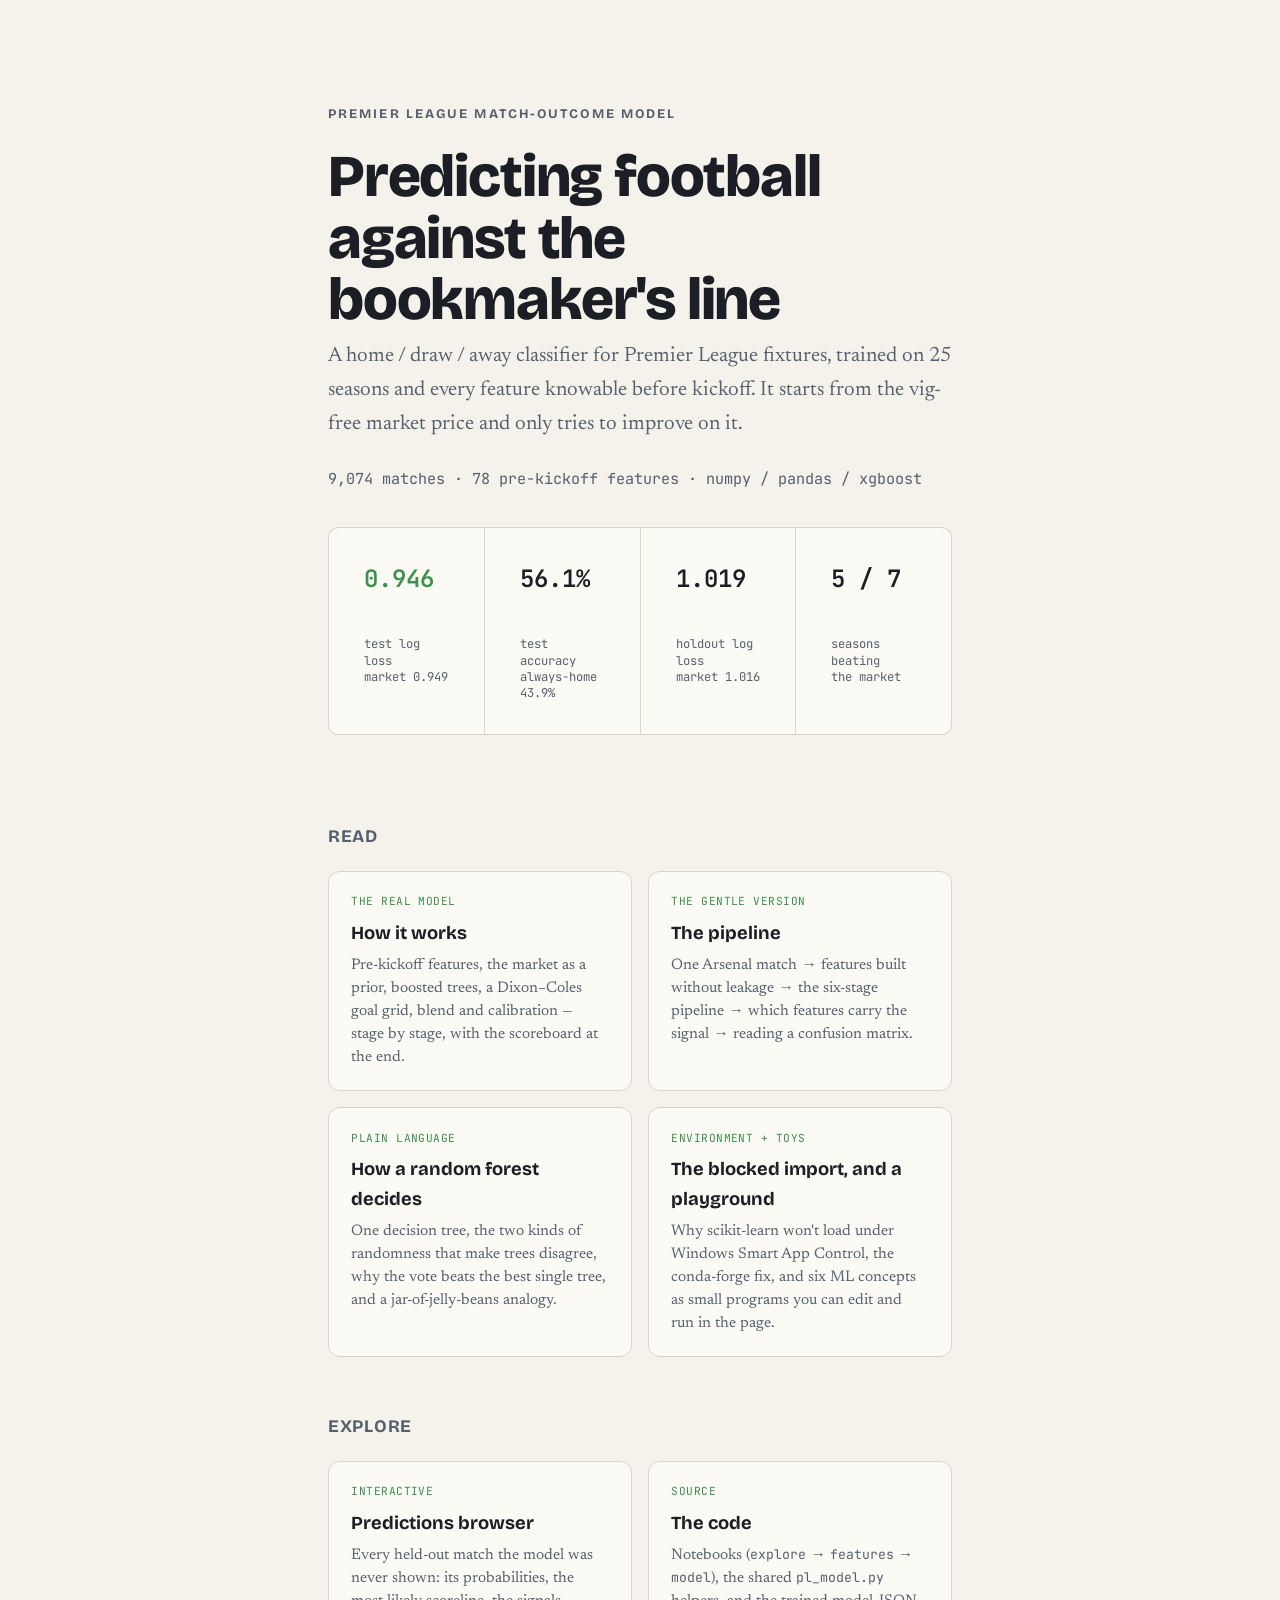
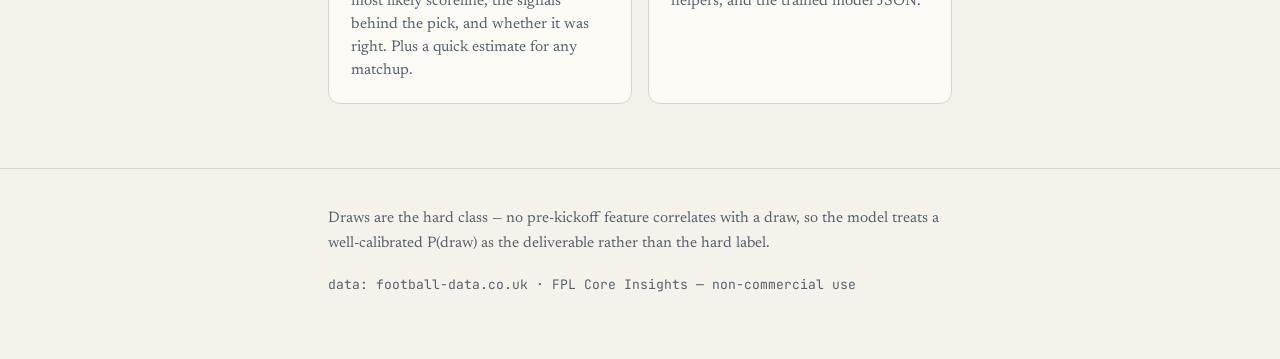
<file: index.html>
<!doctype html>
<html lang="en">
<head>
<meta charset="utf-8">
<meta name="viewport" content="width=device-width, initial-scale=1">
<title>Premier League Outcome Model</title>
<meta name="description" content="A home / draw / away classifier for Premier League fixtures, priced against the bookmaker's line. Explainer pages, an interactive predictions browser, and the code.">
<link rel="preconnect" href="https://fonts.googleapis.com">
<link rel="preconnect" href="https://fonts.gstatic.com" crossorigin>
<link rel="stylesheet" href="https://fonts.googleapis.com/css2?family=Bricolage+Grotesque:opsz,wght@12..96,600;12..96,700;12..96,800&family=Newsreader:ital,opsz,wght@0,6..72,400;0,6..72,500;1,6..72,400&family=JetBrains+Mono:wght@400;600&display=swap">
<style>
  :root {
    --ground: #f4f2ea;
    --raise: #fbfaf5;
    --ink: #1b1e24;
    --ink-soft: #55606e;
    --hair: #d9d5c7;
    --hair-soft: #e7e3d7;
    --pitch: #3c8f4d;
    --home: #c4881a;
    --away: #1f8ea0;
    --measure: 42rem;
    color-scheme: light;
  }
  @media (prefers-color-scheme: dark) {
    :root:not([data-theme="light"]) {
      --ground: #0f1216;
      --raise: #161b21;
      --ink: #e7eaf1;
      --ink-soft: #9aa4b2;
      --hair: #272d36;
      --hair-soft: #1e242c;
      --pitch: #57b56a;
      --home: #e6b23f;
      --away: #45b9cb;
      color-scheme: dark;
    }
  }
  * { box-sizing: border-box; }
  body {
    margin: 0; background: var(--ground); color: var(--ink);
    font-family: "Newsreader", Georgia, serif; font-size: 1.14rem; line-height: 1.62;
    -webkit-font-smoothing: antialiased;
  }
  .wrap { max-width: 58rem; margin: 0 auto; padding: 0 1.5rem; }
  .col { max-width: var(--measure); }
  h1, h2, .kicker, .card h3 { font-family: "Bricolage Grotesque", "Helvetica Neue", sans-serif; }
  h1 { font-size: clamp(2.3rem, 6vw, 3.7rem); line-height: 1.04; font-weight: 800; letter-spacing: -0.02em; text-wrap: balance; margin: 0 0 .6rem; }
  h2 { font-size: 1.1rem; font-weight: 700; letter-spacing: .04em; text-transform: uppercase; color: var(--ink-soft); margin: 3.5rem 0 1.2rem; }
  p { margin: 0 0 1.1rem; }
  a { color: var(--away); text-underline-offset: 3px; }
  code, .mono { font-family: "JetBrains Mono", ui-monospace, monospace; font-size: .86em; }

  .kicker { font-size: .82rem; font-weight: 700; letter-spacing: .16em; text-transform: uppercase; color: var(--ink-soft); margin: 0 0 1.3rem; }
  header.hero { padding: clamp(3.5rem, 9vw, 6.5rem) 0 2rem; }
  .sub { font-size: 1.3rem; color: var(--ink-soft); }
  .byline { margin-top: 1.6rem; font-size: .95rem; color: var(--ink-soft); font-family: "JetBrains Mono", monospace; }

  .scores { display: grid; grid-template-columns: repeat(auto-fit, minmax(9rem, 1fr)); gap: 1px; background: var(--hair); border: 1px solid var(--hair); border-radius: 10px; overflow: hidden; margin: 2.2rem 0 0; }
  .scores div { background: var(--raise); padding: 1rem 1.1rem; }
  .scores .n { font-family: "JetBrains Mono", monospace; font-size: 1.5rem; font-weight: 600; }
  .scores .n.good { color: var(--pitch); }
  .scores .l { font-size: .76rem; color: var(--ink-soft); margin-top: .35rem; font-family: "JetBrains Mono", monospace; line-height: 1.35; }

  .cards { display: grid; gap: 1rem; grid-template-columns: 1fr; margin: 0; padding: 0; list-style: none; }
  @media (min-width: 40rem) { .cards { grid-template-columns: 1fr 1fr; } }
  .card { display: block; background: var(--raise); border: 1px solid var(--hair); border-radius: 12px; padding: 1.3rem 1.4rem; text-decoration: none; color: inherit; transition: border-color .15s; }
  .card:hover { border-color: var(--pitch); }
  .card h3 { margin: 0 0 .35rem; font-size: 1.15rem; font-weight: 700; }
  .card p { margin: 0; font-size: .96rem; color: var(--ink-soft); line-height: 1.5; }
  .card .tag { font-family: "JetBrains Mono", monospace; font-size: .7rem; letter-spacing: .04em; text-transform: uppercase; color: var(--pitch); display: block; margin-bottom: .5rem; }

  footer { border-top: 1px solid var(--hair); margin-top: 4rem; padding: 2.4rem 0 4rem; color: var(--ink-soft); font-size: .95rem; }
  footer .mono { display: block; margin-top: .6rem; }
</style>
</head>
<body>

<header class="hero">
  <div class="wrap col">
    <p class="kicker">Premier League match-outcome model</p>
    <h1>Predicting football against the bookmaker's line</h1>
    <p class="sub">A home / draw / away classifier for Premier League fixtures, trained on 25
      seasons and every feature knowable before kickoff. It starts from the vig-free market
      price and only tries to improve on it.</p>
    <p class="byline">9,074 matches · 78 pre-kickoff features · numpy / pandas / xgboost</p>
    <div class="scores">
      <div><div class="n good">0.946</div><div class="l">test log loss<br>market 0.949</div></div>
      <div><div class="n">56.1%</div><div class="l">test accuracy<br>always-home 43.9%</div></div>
      <div><div class="n">1.019</div><div class="l">holdout log loss<br>market 1.016</div></div>
      <div><div class="n">5 / 7</div><div class="l">seasons beating<br>the market</div></div>
    </div>
  </div>
</header>

<main class="wrap col">

  <h2>Read</h2>
  <ul class="cards">
    <a class="card" href="how-it-works.html">
      <span class="tag">the real model</span>
      <h3>How it works</h3>
      <p>Pre-kickoff features, the market as a prior, boosted trees, a Dixon–Coles goal grid,
        blend and calibration — stage by stage, with the scoreboard at the end.</p>
    </a>
    <a class="card" href="pipeline.html">
      <span class="tag">the gentle version</span>
      <h3>The pipeline</h3>
      <p>One Arsenal match → features built without leakage → the six-stage pipeline → which
        features carry the signal → reading a confusion matrix.</p>
    </a>
    <a class="card" href="random-forest.html">
      <span class="tag">plain language</span>
      <h3>How a random forest decides</h3>
      <p>One decision tree, the two kinds of randomness that make trees disagree, why the
        vote beats the best single tree, and a jar-of-jelly-beans analogy.</p>
    </a>
    <a class="card" href="playground.html">
      <span class="tag">environment + toys</span>
      <h3>The blocked import, and a playground</h3>
      <p>Why scikit-learn won't load under Windows Smart App Control, the conda-forge fix,
        and six ML concepts as small programs you can edit and run in the page.</p>
    </a>
  </ul>

  <h2>Explore</h2>
  <ul class="cards">
    <a class="card" href="predictions.html">
      <span class="tag">interactive</span>
      <h3>Predictions browser</h3>
      <p>Every held-out match the model was never shown: its probabilities, the most likely
        scoreline, the signals behind the pick, and whether it was right. Plus a quick
        estimate for any matchup.</p>
    </a>
    <a class="card" href="https://github.com/Daytoo77/pl-outcome-predictor">
      <span class="tag">source</span>
      <h3>The code</h3>
      <p>Notebooks (<code>explore</code> → <code>features</code> → <code>model</code>), the
        shared <code>pl_model.py</code> helpers, and the trained model JSON.</p>
    </a>
  </ul>

</main>

<footer>
  <div class="wrap col">
    <p>Draws are the hard class — no pre-kickoff feature correlates with a draw, so the model
      treats a well-calibrated P(draw) as the deliverable rather than the hard label.</p>
    <span class="mono">data: football-data.co.uk · FPL Core Insights — non-commercial use</span>
  </div>
</footer>

</body>
</html>
</file>
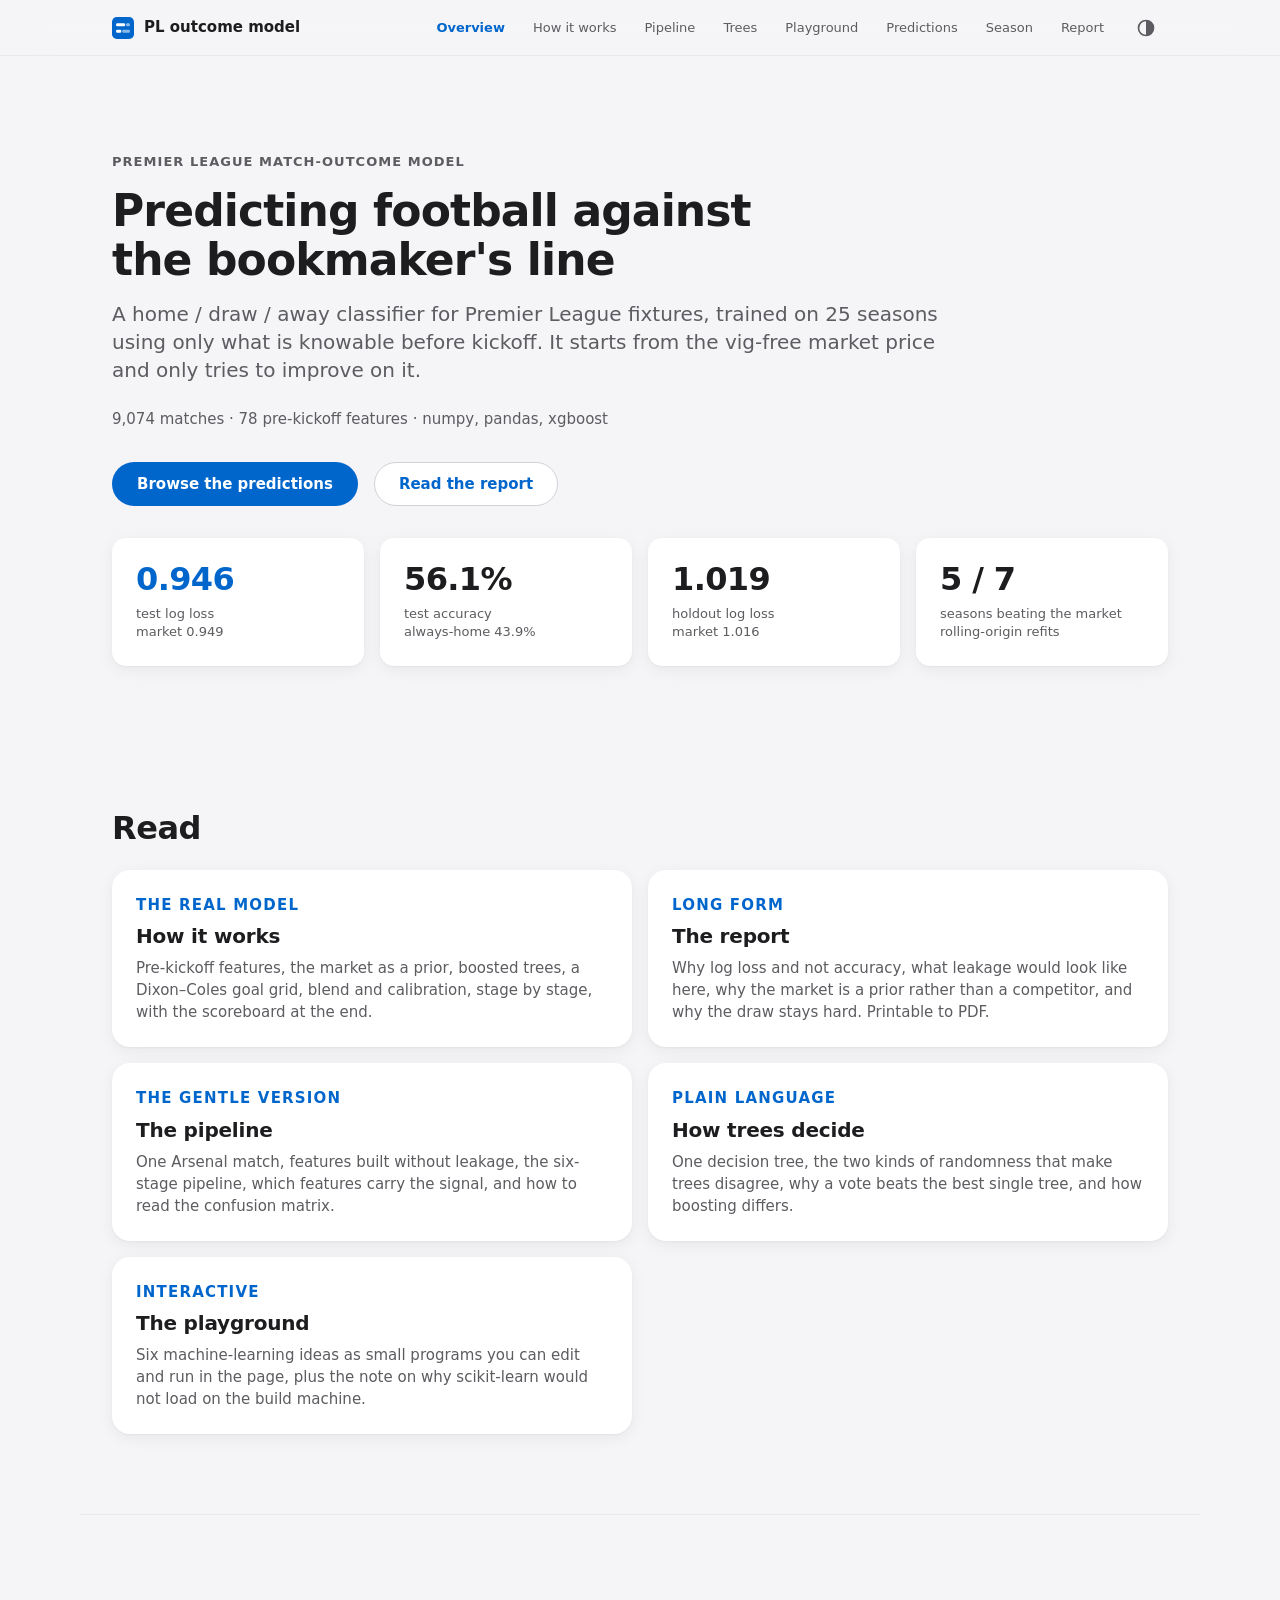
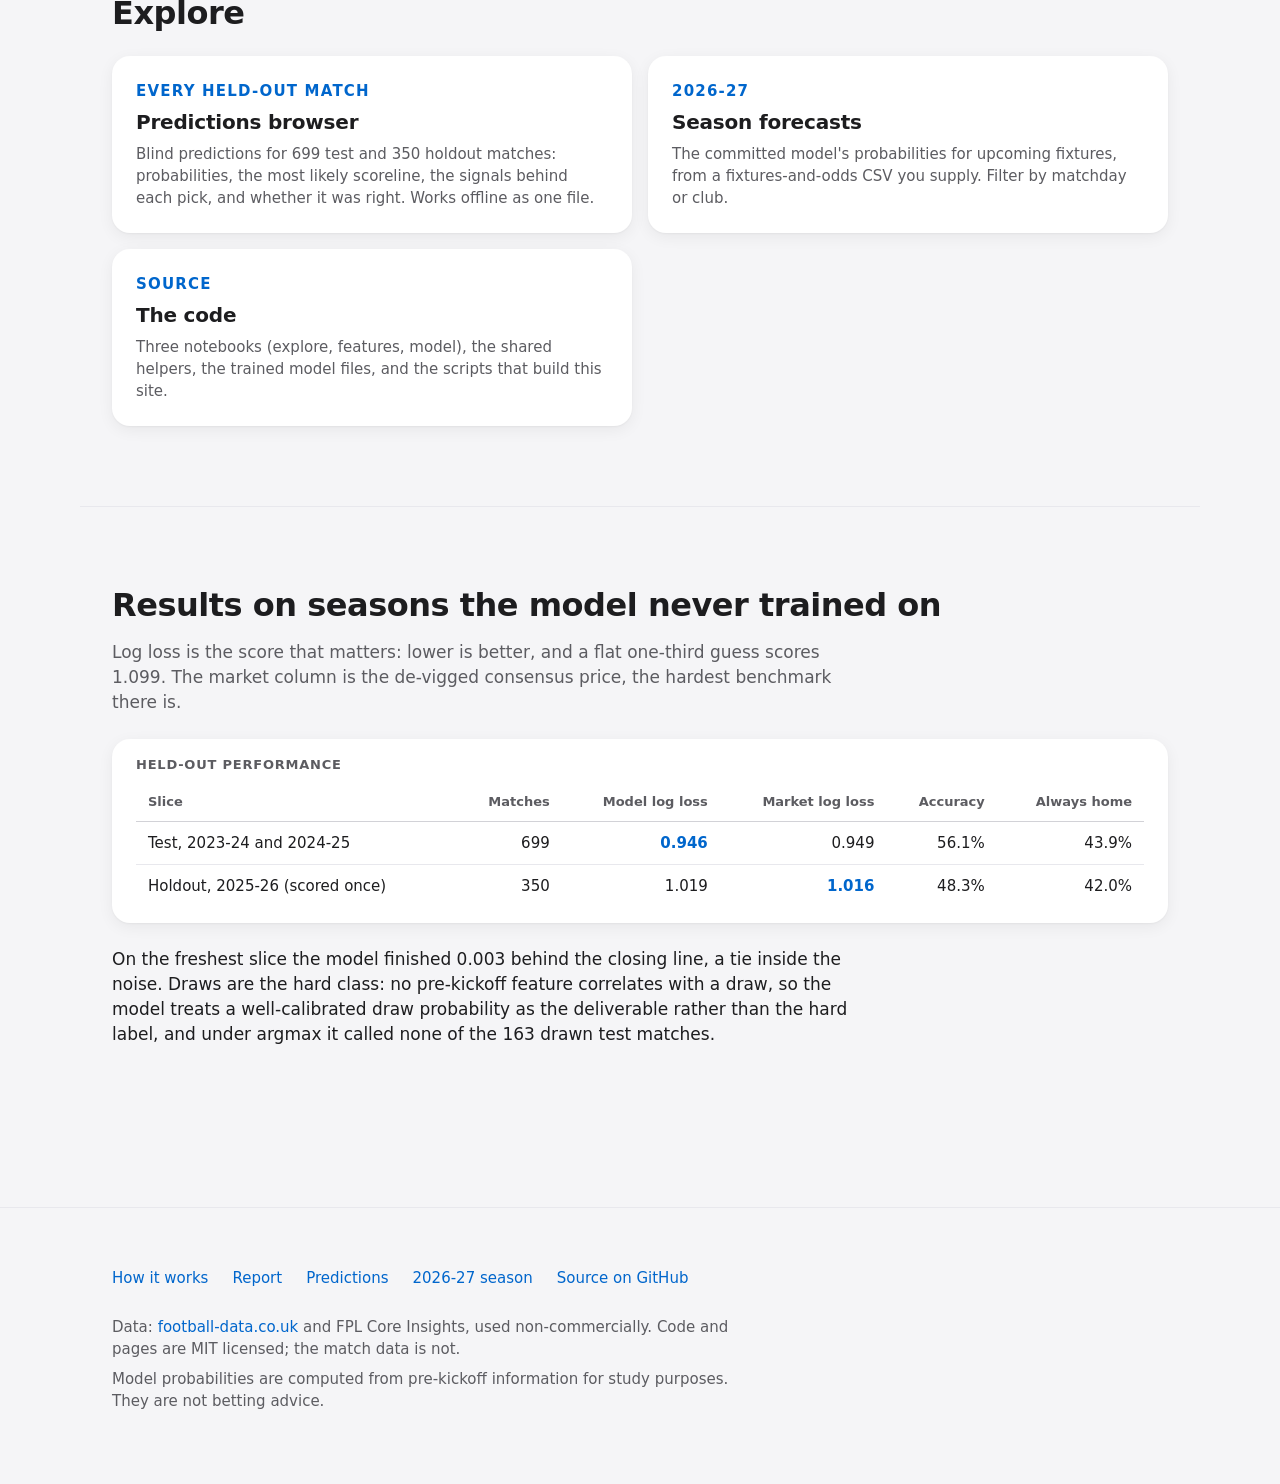
<file: docs/index.html>
<!doctype html>
<html lang="en">
<head>
<meta charset="utf-8">
<meta name="viewport" content="width=device-width, initial-scale=1">
<title>Premier League outcome model</title>
<meta name="description" content="A home / draw / away classifier for Premier League fixtures, priced against the bookmaker's line. Explainers, a predictions browser, season forecasts, and the code.">
<link rel="canonical" href="https://daytoo77.github.io/pl-outcome-predictor/">
<meta name="theme-color" media="(prefers-color-scheme: light)" content="#f5f5f7">
<meta name="theme-color" media="(prefers-color-scheme: dark)" content="#000000">
<meta property="og:type" content="website">
<meta property="og:site_name" content="Premier League outcome model">
<meta property="og:title" content="Premier League outcome model">
<meta property="og:description" content="A home / draw / away classifier trained on 25 seasons and priced against the bookmaker's line.">
<meta property="og:url" content="https://daytoo77.github.io/pl-outcome-predictor/">
<meta property="og:image" content="https://daytoo77.github.io/pl-outcome-predictor/assets/og/preview.png">
<meta property="og:image:width" content="1200">
<meta property="og:image:height" content="630">
<meta property="og:image:alt" content="Premier League outcome model: test log loss 0.946 against the market's 0.949.">
<meta name="twitter:card" content="summary_large_image">
<meta name="twitter:title" content="Premier League outcome model">
<meta name="twitter:description" content="A home / draw / away classifier trained on 25 seasons and priced against the bookmaker's line.">
<meta name="twitter:image" content="https://daytoo77.github.io/pl-outcome-predictor/assets/og/preview.png">
<link rel="icon" href="assets/favicon.svg" type="image/svg+xml">
<link rel="apple-touch-icon" href="assets/apple-touch-icon.png">
<link rel="stylesheet" href="assets/css/base.css">
<link rel="stylesheet" href="assets/css/components.css">
<script>(function(){try{var t=localStorage.getItem('pl-theme');if(t==='light'||t==='dark')document.documentElement.setAttribute('data-theme',t);var q=/[?&]theme=(light|dark)\b/.exec(location.search);if(q)document.documentElement.setAttribute('data-theme',q[1])}catch(e){}document.documentElement.classList.add('js')})()</script>
<script src="assets/js/site.js" defer></script>
</head>
<body>
<a class="skip" href="#main">Skip to content</a>
<header class="site-nav">
  <div class="wrap">
    <a class="wordmark" href="index.html">
      <svg viewBox="0 0 64 64" aria-hidden="true" focusable="false"><rect class="mark-bg" width="64" height="64" rx="14"/><rect class="mark-fg" x="12" y="18" width="26" height="9" rx="3"/><rect class="mark-fg" x="41" y="18" width="11" height="9" rx="3" opacity="0.55"/><rect class="mark-fg" x="12" y="37" width="15" height="9" rx="3"/><rect class="mark-fg" x="30" y="37" width="22" height="9" rx="3" opacity="0.55"/></svg>
      PL outcome model
    </a>
    <nav aria-label="Site">
      <ul class="nav-links" id="nav-links">
        <li><a href="index.html" aria-current="page">Overview</a></li>
        <li><a href="how-it-works.html">How it works</a></li>
        <li><a href="pipeline.html">Pipeline</a></li>
        <li><a href="random-forest.html">Trees</a></li>
        <li><a href="playground.html">Playground</a></li>
        <li><a href="predictions.html">Predictions</a></li>
        <li><a href="season.html">Season</a></li>
        <li><a href="report.html">Report</a></li>
      </ul>
    </nav>
    <button class="icon-btn nav-menu" type="button" data-nav-toggle aria-expanded="false" aria-controls="nav-links" aria-label="Menu">
      <svg viewBox="0 0 24 24" aria-hidden="true" focusable="false"><path d="M4 7h16M4 12h16M4 17h16" fill="none" stroke="currentColor" stroke-width="2" stroke-linecap="round"/></svg>
    </button>
    <button class="icon-btn theme-toggle" type="button" data-theme-toggle data-state="system" aria-label="Theme: system. Switch to light.">
      <svg class="i-system" viewBox="0 0 24 24" aria-hidden="true" focusable="false"><circle cx="12" cy="12" r="9" fill="none" stroke="currentColor" stroke-width="2"/><path d="M12 3a9 9 0 0 1 0 18z" fill="currentColor"/></svg>
      <svg class="i-light" viewBox="0 0 24 24" aria-hidden="true" focusable="false"><circle cx="12" cy="12" r="4" fill="none" stroke="currentColor" stroke-width="2"/><path d="M12 2v3M12 19v3M2 12h3M19 12h3M4.9 4.9l2.1 2.1M17 17l2.1 2.1M4.9 19.1L7 17M17 7l2.1-2.1" fill="none" stroke="currentColor" stroke-width="2" stroke-linecap="round"/></svg>
      <svg class="i-dark" viewBox="0 0 24 24" aria-hidden="true" focusable="false"><path d="M20 14.5A8.5 8.5 0 0 1 9.5 4a7 7 0 1 0 10.5 10.5z" fill="none" stroke="currentColor" stroke-width="2" stroke-linejoin="round"/></svg>
    </button>
  </div>
</header>

<main id="main">
  <section class="hero wrap">
    <p class="eyebrow">Premier League match-outcome model</p>
    <h1>Predicting football against the bookmaker's line</h1>
    <p class="lede">A home / draw / away classifier for Premier League fixtures, trained on 25 seasons using only what is knowable before kickoff. It starts from the vig-free market price and only tries to improve on it.</p>
    <p class="byline"><span class="num" data-src="ui_meta.json#total_matches" data-fmt="int,">9,074</span> matches · <span class="num" data-src="ui_meta.json#n_features" data-fmt="int">78</span> pre-kickoff features · numpy, pandas, xgboost</p>
    <div class="hero-actions">
      <a class="btn btn-primary" href="predictions.html">Browse the predictions</a>
      <a class="btn btn-secondary" href="report.html">Read the report</a>
    </div>
    <div class="stats" role="list" aria-label="Headline results">
      <div class="stat" role="listitem">
        <div class="value accent num" data-src="ui_meta.json#test.model.logloss" data-fmt="3">0.946</div>
        <div class="label">test log loss<br>market <span class="num" data-src="ui_meta.json#test.market.logloss" data-fmt="3">0.949</span></div>
      </div>
      <div class="stat" role="listitem">
        <div class="value num" data-src="ui_meta.json#test.model.acc" data-fmt="pct1">56.1%</div>
        <div class="label">test accuracy<br>always-home <span class="num" data-src="ui_meta.json#test.baseline_acc" data-fmt="pct1">43.9%</span></div>
      </div>
      <div class="stat" role="listitem">
        <div class="value num" data-src="ui_meta.json#holdout.model.logloss" data-fmt="3">1.019</div>
        <div class="label">holdout log loss<br>market <span class="num" data-src="ui_meta.json#holdout.market.logloss" data-fmt="3">1.016</span></div>
      </div>
      <div class="stat" role="listitem">
        <div class="value num"><span data-src="site_stats.json#rolling_origin.beats_market" data-fmt="int">5</span> / <span data-src="site_stats.json#rolling_origin.n_seasons" data-fmt="int">7</span></div>
        <div class="label">seasons beating the market<br>rolling-origin refits</div>
      </div>
    </div>
  </section>

  <section class="section wrap" aria-labelledby="read-h">
    <h2 id="read-h" class="reveal">Read</h2>
    <ul class="card-grid reveal" style="margin-top:var(--s-3)">
      <li><a class="card" href="how-it-works.html">
        <p class="eyebrow">The real model</p>
        <h3>How it works</h3>
        <p>Pre-kickoff features, the market as a prior, boosted trees, a Dixon–Coles goal grid, blend and calibration, stage by stage, with the scoreboard at the end.</p>
      </a></li>
      <li><a class="card" href="report.html">
        <p class="eyebrow">Long form</p>
        <h3>The report</h3>
        <p>Why log loss and not accuracy, what leakage would look like here, why the market is a prior rather than a competitor, and why the draw stays hard. Printable to PDF.</p>
      </a></li>
      <li><a class="card" href="pipeline.html">
        <p class="eyebrow">The gentle version</p>
        <h3>The pipeline</h3>
        <p>One Arsenal match, features built without leakage, the six-stage pipeline, which features carry the signal, and how to read the confusion matrix.</p>
      </a></li>
      <li><a class="card" href="random-forest.html">
        <p class="eyebrow">Plain language</p>
        <h3>How trees decide</h3>
        <p>One decision tree, the two kinds of randomness that make trees disagree, why a vote beats the best single tree, and how boosting differs.</p>
      </a></li>
      <li><a class="card" href="playground.html">
        <p class="eyebrow">Interactive</p>
        <h3>The playground</h3>
        <p>Six machine-learning ideas as small programs you can edit and run in the page, plus the note on why scikit-learn would not load on the build machine.</p>
      </a></li>
    </ul>
  </section>

  <section class="section wrap" aria-labelledby="explore-h">
    <h2 id="explore-h" class="reveal">Explore</h2>
    <ul class="card-grid reveal" style="margin-top:var(--s-3)">
      <li><a class="card" href="predictions.html">
        <p class="eyebrow">Every held-out match</p>
        <h3>Predictions browser</h3>
        <p>Blind predictions for <span class="num" data-src="site_stats.json#confusion.test.n" data-fmt="int,">699</span> test and <span class="num" data-src="site_stats.json#confusion.holdout.n" data-fmt="int,">350</span> holdout matches: probabilities, the most likely scoreline, the signals behind each pick, and whether it was right. Works offline as one file.</p>
      </a></li>
      <li><a class="card" href="season.html">
        <p class="eyebrow">2026-27</p>
        <h3>Season forecasts</h3>
        <p>The committed model's probabilities for upcoming fixtures, from a fixtures-and-odds CSV you supply. Filter by matchday or club.</p>
      </a></li>
      <li><a class="card" href="https://github.com/Daytoo77/pl-outcome-predictor">
        <p class="eyebrow">Source</p>
        <h3>The code</h3>
        <p>Three notebooks (explore, features, model), the shared helpers, the trained model files, and the scripts that build this site.</p>
      </a></li>
    </ul>
  </section>

  <section class="section wrap" aria-labelledby="results-h">
    <div class="reveal">
      <h2 id="results-h">Results on seasons the model never trained on</h2>
      <p class="muted" style="margin-top:var(--s-2)">Log loss is the score that matters: lower is better, and a flat one-third guess scores 1.099. The market column is the de-vigged consensus price, the hardest benchmark there is.</p>
    </div>
    <div class="table-card reveal">
      <div class="scroll-x">
        <table>
          <caption>Held-out performance</caption>
          <thead><tr><th>Slice</th><th>Matches</th><th>Model log loss</th><th>Market log loss</th><th>Accuracy</th><th>Always home</th></tr></thead>
          <tbody>
            <tr>
              <td class="wrap-cell">Test, 2023-24 and 2024-25</td>
              <td class="num" data-src="ui_meta.json#test.n" data-fmt="int">699</td>
              <td class="hi num" data-src="ui_meta.json#test.model.logloss" data-fmt="3">0.946</td>
              <td class="num" data-src="ui_meta.json#test.market.logloss" data-fmt="3">0.949</td>
              <td class="num" data-src="ui_meta.json#test.model.acc" data-fmt="pct1">56.1%</td>
              <td class="num" data-src="ui_meta.json#test.baseline_acc" data-fmt="pct1">43.9%</td>
            </tr>
            <tr>
              <td class="wrap-cell">Holdout, 2025-26 (scored once)</td>
              <td class="num" data-src="ui_meta.json#holdout.n" data-fmt="int">350</td>
              <td class="num" data-src="ui_meta.json#holdout.model.logloss" data-fmt="3">1.019</td>
              <td class="hi num" data-src="ui_meta.json#holdout.market.logloss" data-fmt="3">1.016</td>
              <td class="num" data-src="ui_meta.json#holdout.model.acc" data-fmt="pct1">48.3%</td>
              <td class="num" data-src="ui_meta.json#holdout.baseline_acc" data-fmt="pct1">42.0%</td>
            </tr>
          </tbody>
        </table>
      </div>
    </div>
    <p class="prose reveal">On the freshest slice the model finished <span class="num">0.003</span> behind the closing line, a tie inside the noise. Draws are the hard class: no pre-kickoff feature correlates with a draw, so the model treats a well-calibrated draw probability as the deliverable rather than the hard label, and under argmax it called none of the <span class="num" data-src="site_stats.json#draws.test.n_drawn" data-fmt="int">163</span> drawn test matches.</p>
  </section>
</main>

<footer class="site-footer">
  <div class="wrap">
    <ul class="links">
      <li><a href="how-it-works.html">How it works</a></li>
      <li><a href="report.html">Report</a></li>
      <li><a href="predictions.html">Predictions</a></li>
      <li><a href="season.html">2026-27 season</a></li>
      <li><a href="https://github.com/Daytoo77/pl-outcome-predictor">Source on GitHub</a></li>
    </ul>
    <p>Data: <a href="https://www.football-data.co.uk/englandm.php">football-data.co.uk</a> and FPL Core Insights, used non-commercially. Code and pages are MIT licensed; the match data is not.</p>
    <p>Model probabilities are computed from pre-kickoff information for study purposes. They are not betting advice.</p>
  </div>
</footer>
</body>
</html>
</file>
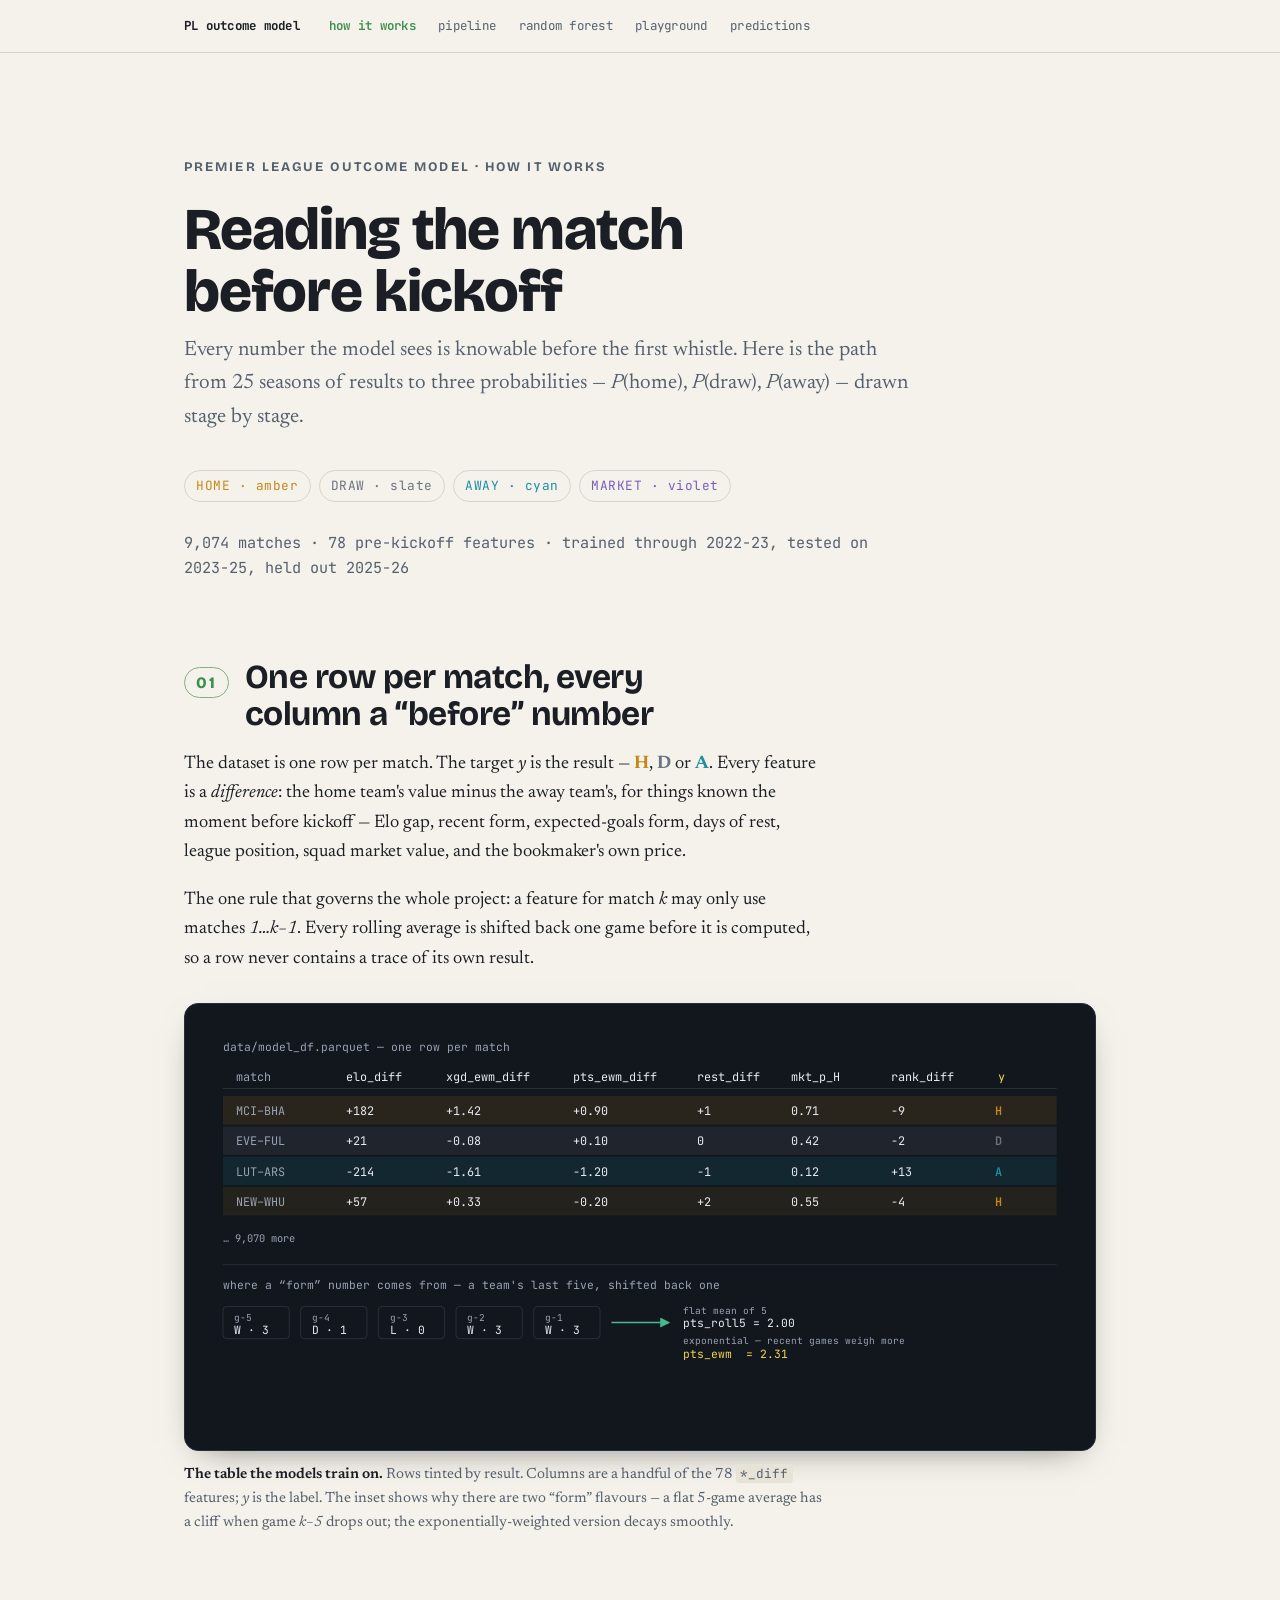
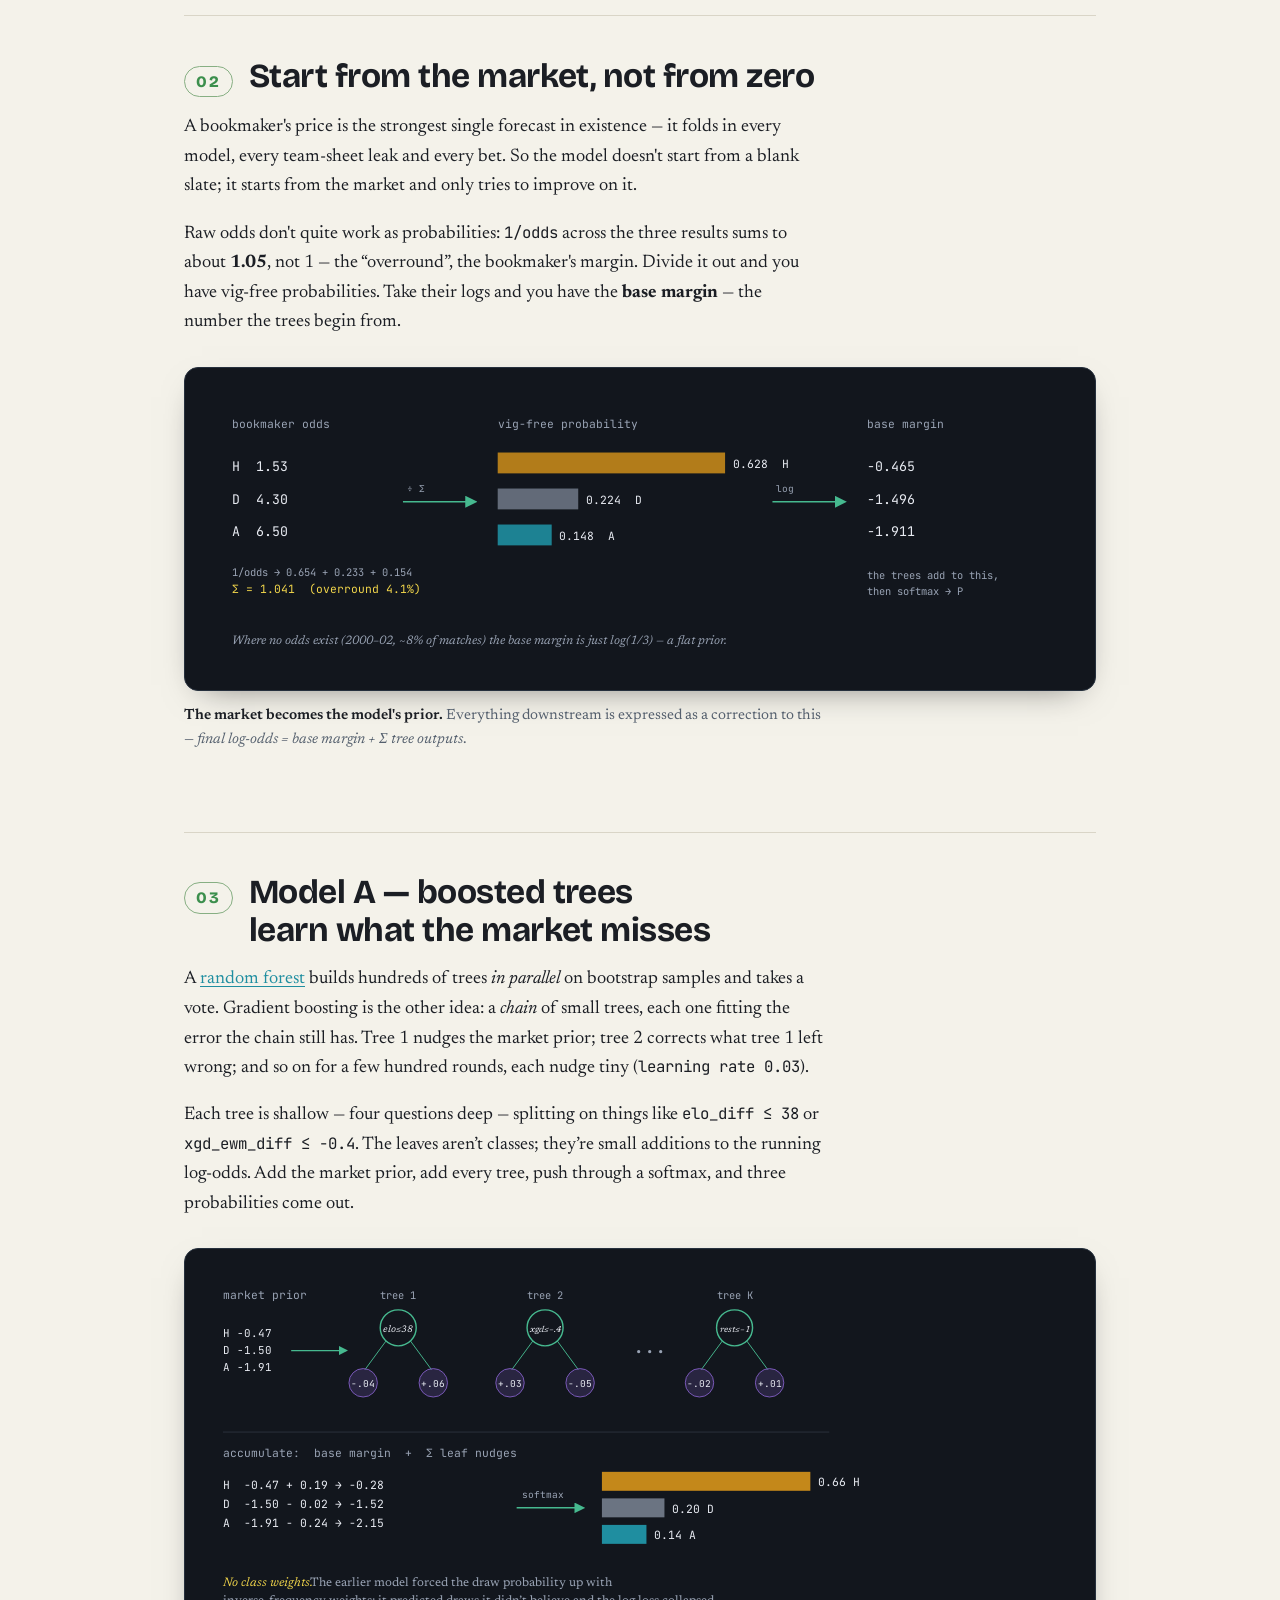
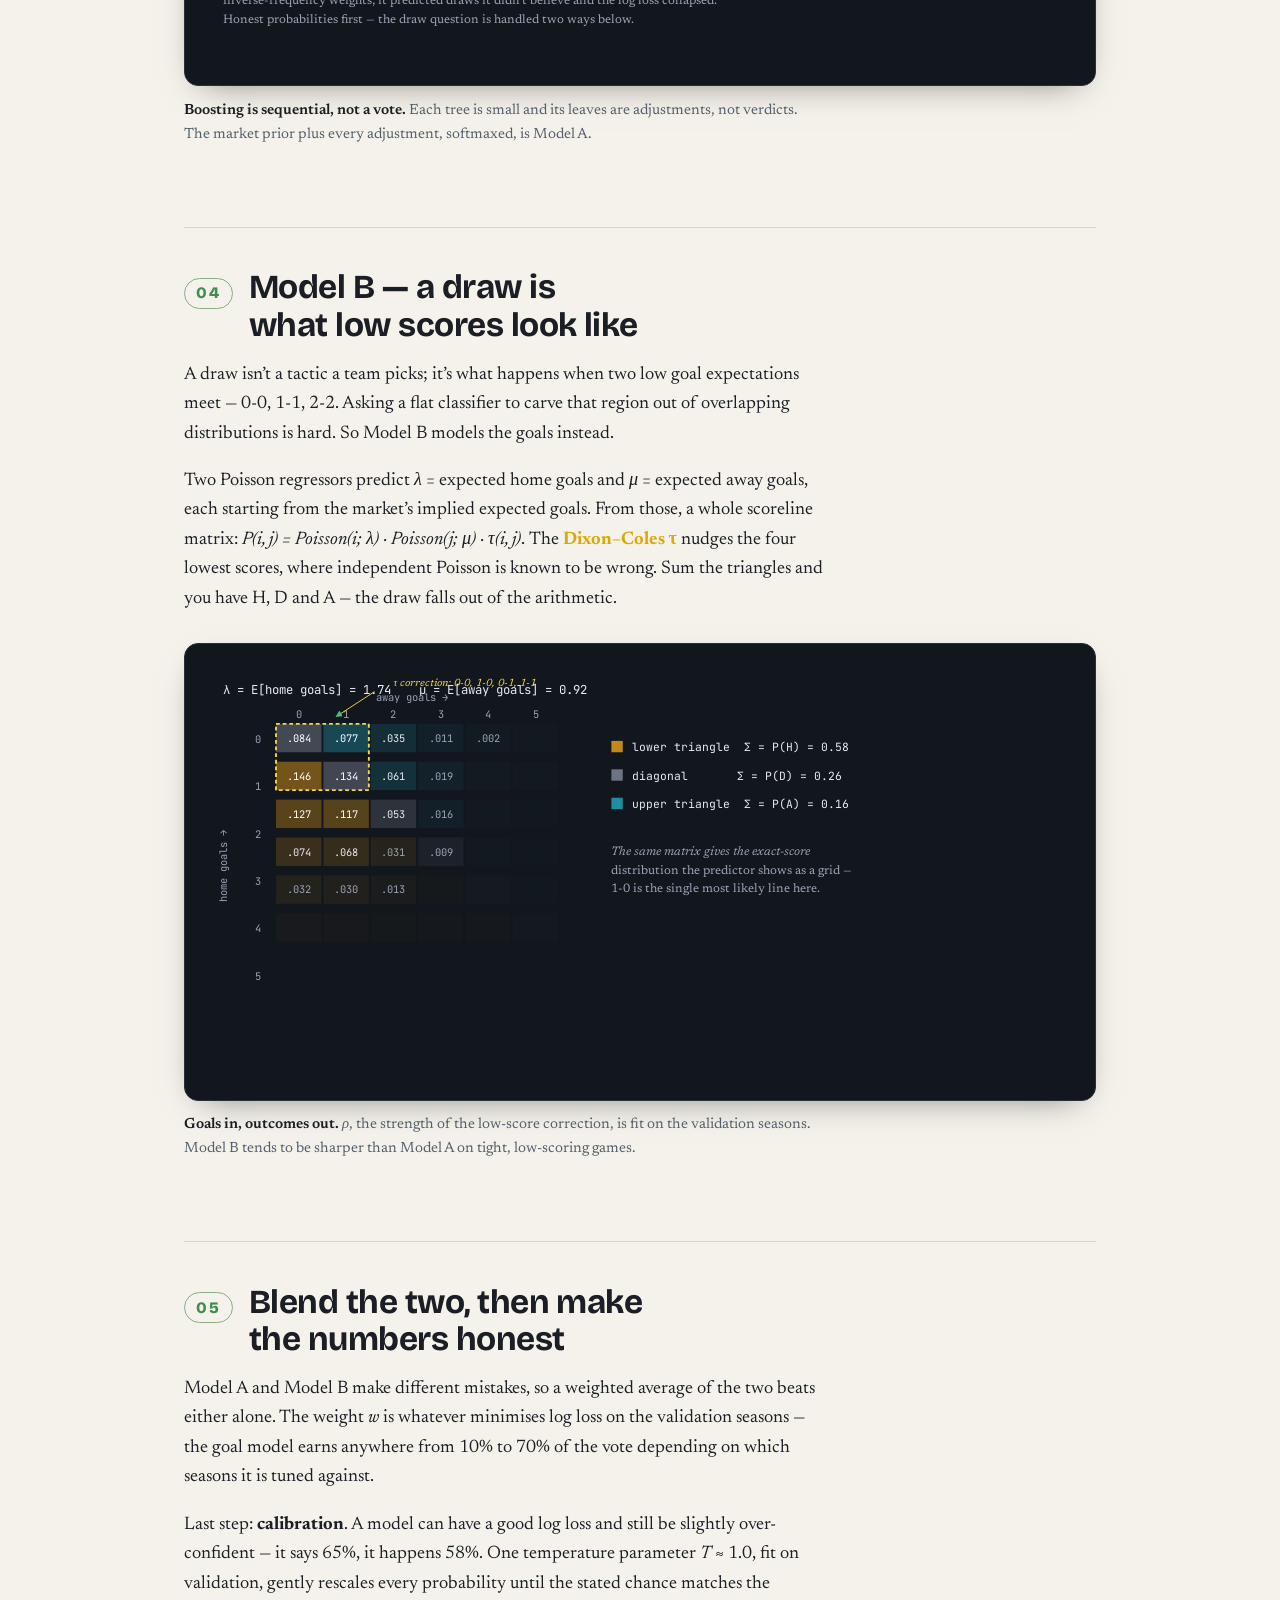
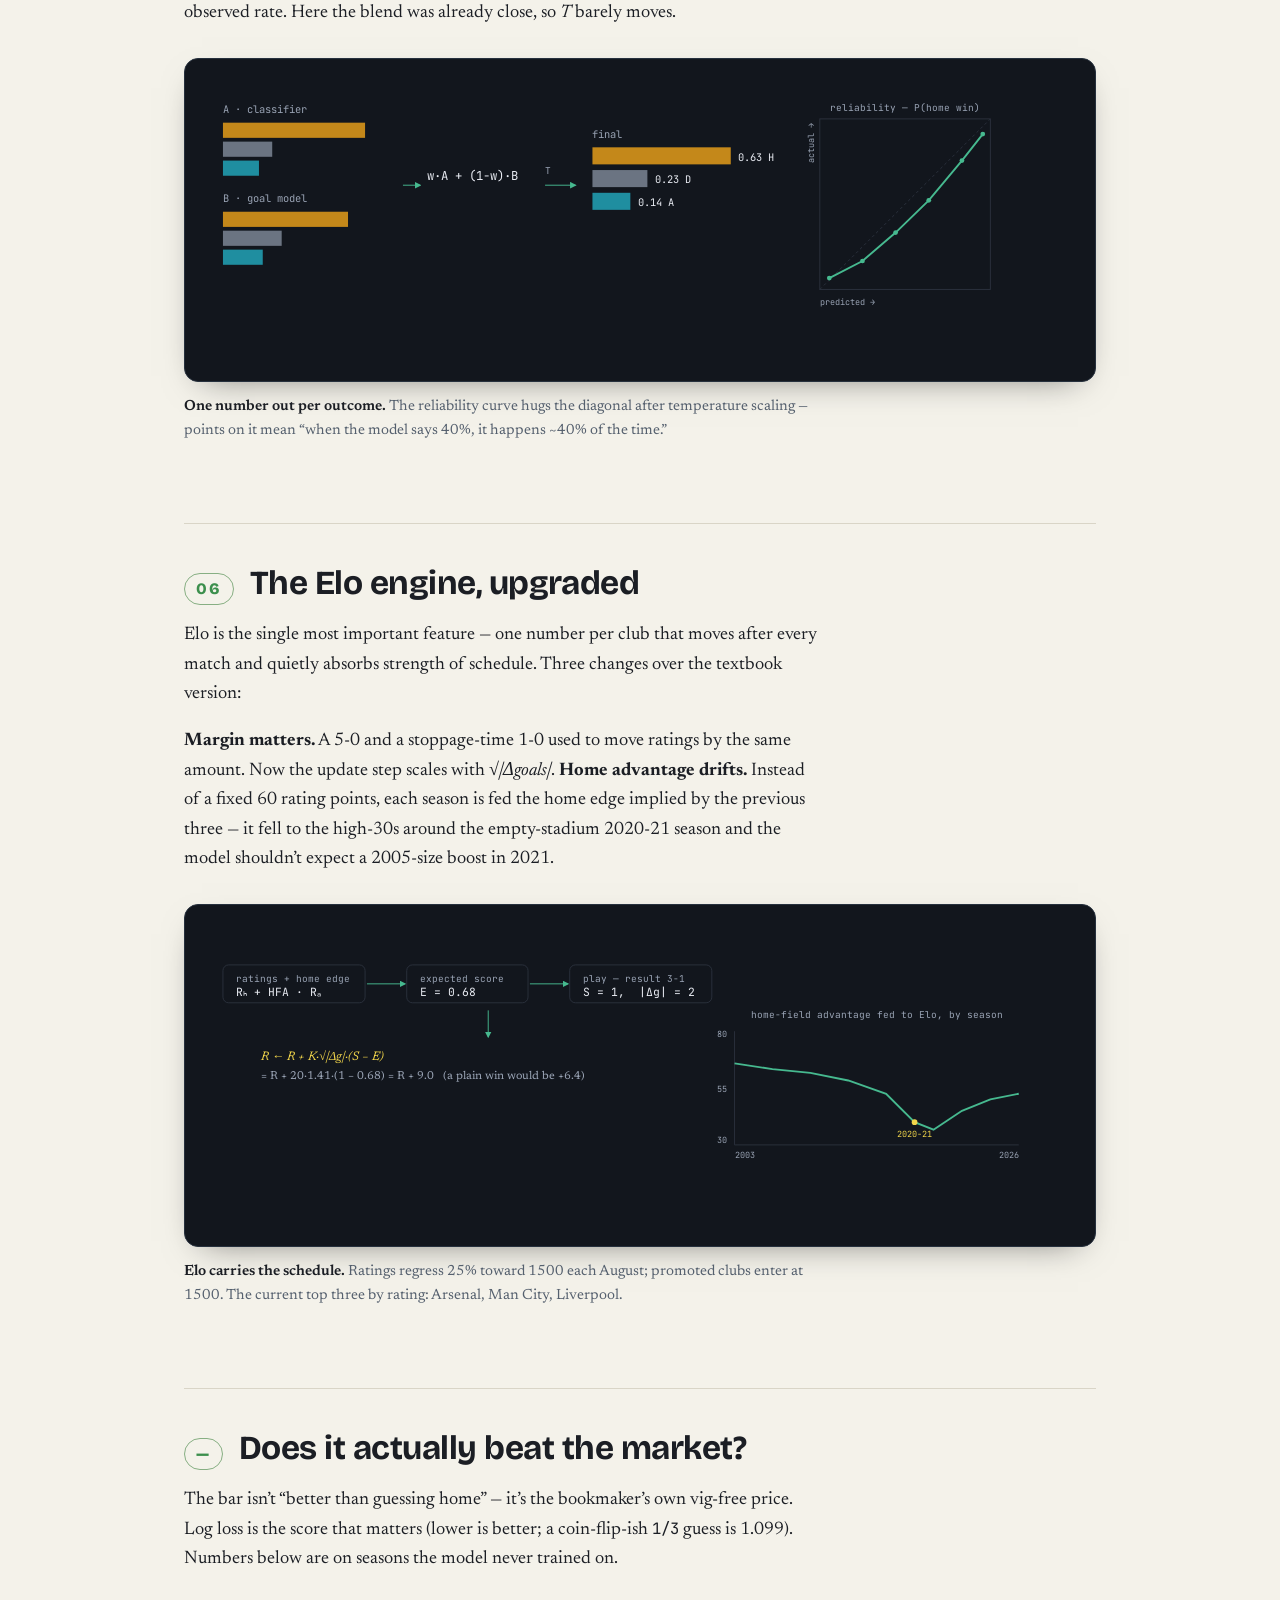
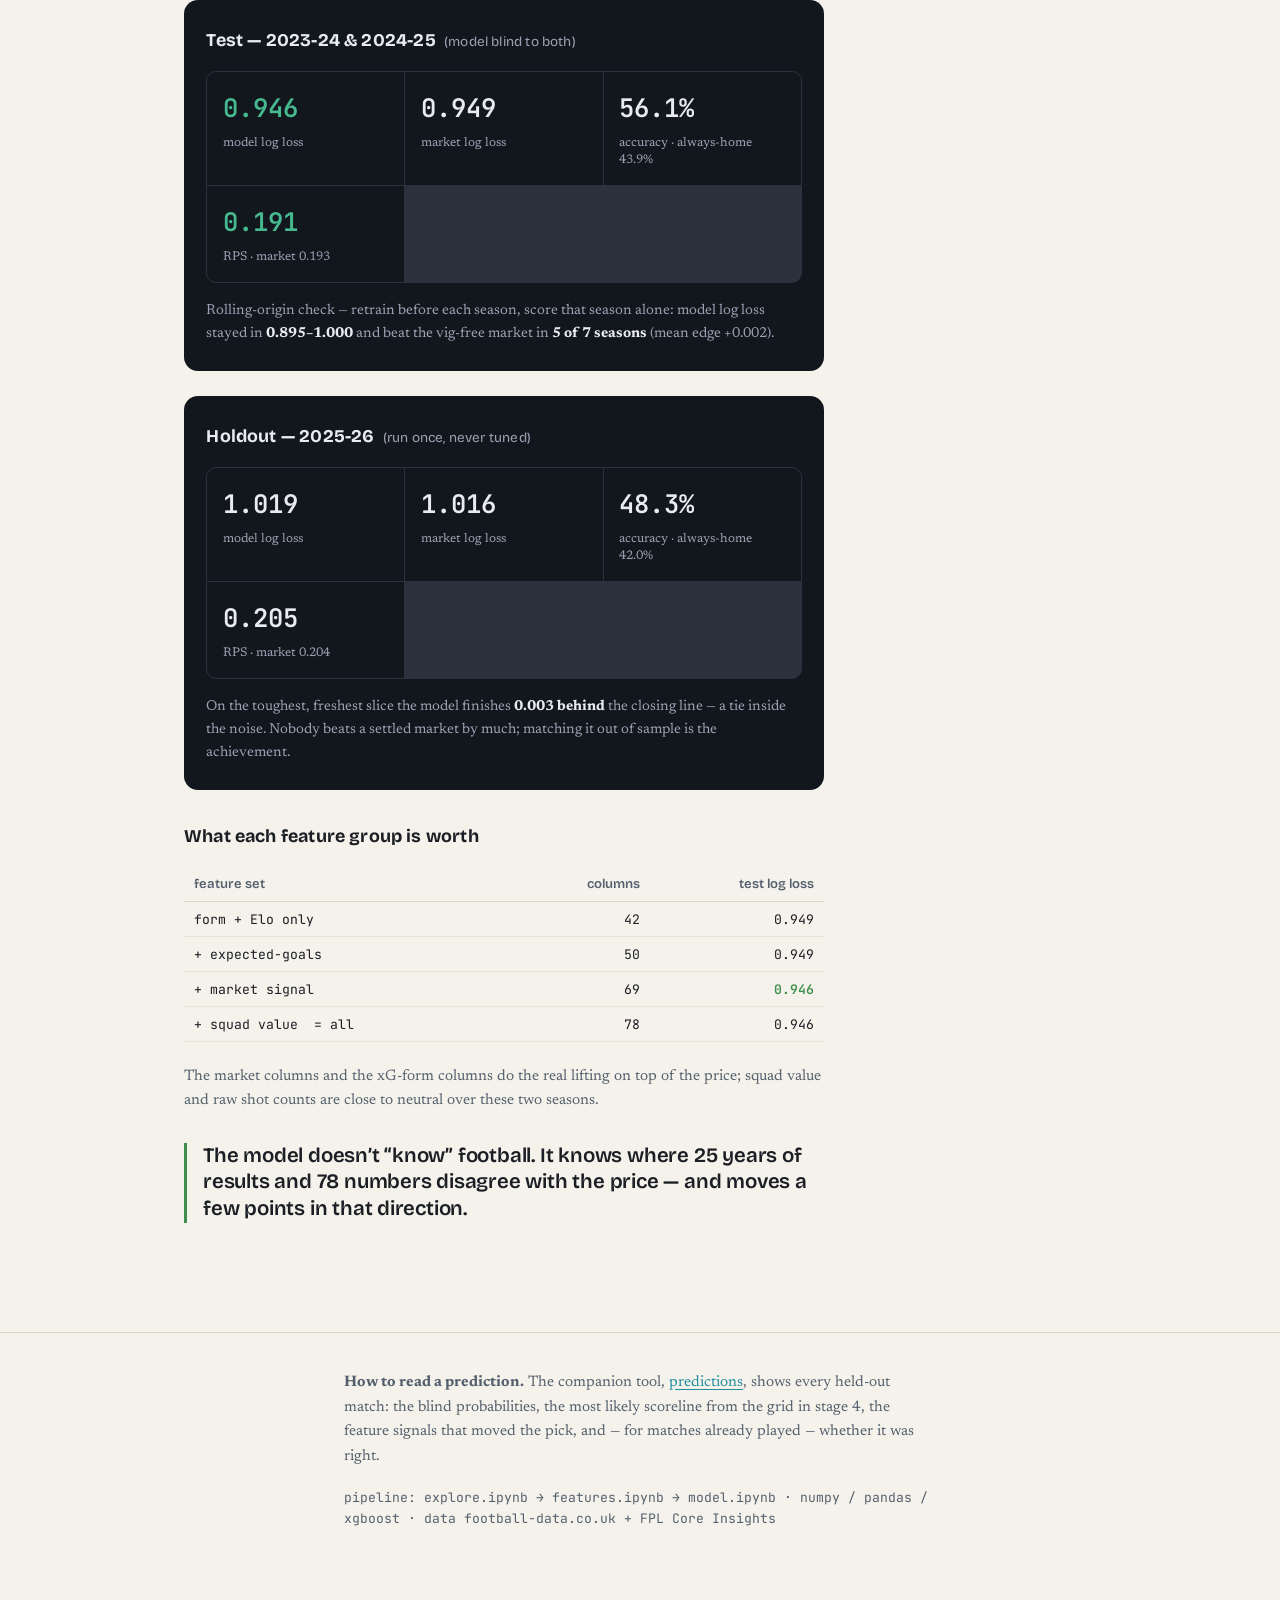
<file: how-it-works.html>
<!doctype html>
<html lang="en">
<head>
<meta charset="utf-8">
<meta name="viewport" content="width=device-width, initial-scale=1">
<title>Reading the Match Before Kickoff</title>
<meta name="description" content="A schematic walkthrough of the Premier League outcome model: features before kickoff, the market as a starting point, boosted trees, a Dixon–Coles goal grid, blend and calibration.">
<link rel="preconnect" href="https://fonts.googleapis.com">
<link rel="preconnect" href="https://fonts.gstatic.com" crossorigin>
<link rel="stylesheet" href="https://fonts.googleapis.com/css2?family=Bricolage+Grotesque:opsz,wght@12..96,600;12..96,700;12..96,800&family=Newsreader:ital,opsz,wght@0,6..72,400;0,6..72,500;0,6..72,600;1,6..72,400;1,6..72,500&family=JetBrains+Mono:wght@400;600&display=swap">

<style>
  :root {
    --ground: #f4f2ea;
    --raise: #fbfaf5;
    --ink: #1b1e24;
    --ink-soft: #55606e;
    --hair: #d9d5c7;
    --hair-soft: #e7e3d7;
    --home: #c4881a;
    --draw: #6b7482;
    --away: #1f8ea0;
    --market: #7d5bbe;
    --pitch: #3c8f4d;
    --flash: #d9a908;
    --plate: #12161d;
    --plate-ink: #e8ebf2;
    --plate-dim: #99a3b4;
    --plate-hair: #2b313d;
    --plate-arrow: #46b98f;
    --plate-flash: #f2d64b;
    --measure: 40rem;
    --wide: 60rem;
    color-scheme: light;
  }
  @media (prefers-color-scheme: dark) {
    :root:not([data-theme="light"]) {
      --ground: #0f1216;
      --raise: #161b21;
      --ink: #e7eaf1;
      --ink-soft: #9aa4b2;
      --hair: #272d36;
      --hair-soft: #1e242c;
      --home: #e6b23f;
      --draw: #8b93a3;
      --away: #45b9cb;
      --market: #b393e4;
      --pitch: #57b56a;
      --flash: #f0d552;
      color-scheme: dark;
    }
  }
  :root[data-theme="dark"] {
    --ground: #0f1216;
    --raise: #161b21;
    --ink: #e7eaf1;
    --ink-soft: #9aa4b2;
    --hair: #272d36;
    --hair-soft: #1e242c;
    --home: #e6b23f;
    --draw: #8b93a3;
    --away: #45b9cb;
    --market: #b393e4;
    --pitch: #57b56a;
    --flash: #f0d552;
    color-scheme: dark;
  }

  * { box-sizing: border-box; }
  body {
    margin: 0;
    background: var(--ground);
    color: var(--ink);
    font-family: "Newsreader", Georgia, serif;
    font-size: 1.14rem;
    line-height: 1.62;
    -webkit-font-smoothing: antialiased;
  }
  .wrap { max-width: var(--wide); margin: 0 auto; padding: 0 1.5rem; }
  .col { max-width: var(--measure); }

  h1, h2, h3, .kicker, .stage-num, th, .lede-tag { font-family: "Bricolage Grotesque", "Helvetica Neue", sans-serif; }
  h1 { font-size: clamp(2.3rem, 6vw, 3.7rem); line-height: 1.04; font-weight: 800; letter-spacing: -0.02em; text-wrap: balance; margin: 0 0 .5rem; }
  h2 { font-size: clamp(1.5rem, 3.4vw, 2.1rem); font-weight: 700; letter-spacing: -0.015em; line-height: 1.12; text-wrap: balance; margin: 0; }
  h3 { font-size: 1.12rem; font-weight: 700; letter-spacing: .01em; margin: 2rem 0 .3rem; }
  p { margin: 0 0 1.1rem; }
  a { color: var(--away); text-underline-offset: 3px; }
  em { font-style: italic; }
  .var { font-style: italic; font-family: "Newsreader", Georgia, serif; }
  code, .mono { font-family: "JetBrains Mono", ui-monospace, monospace; font-size: .86em; }
  code { background: var(--hair-soft); padding: .08em .35em; border-radius: 4px; }

  .kicker {
    font-size: .82rem; font-weight: 700; letter-spacing: .16em; text-transform: uppercase;
    color: var(--ink-soft); margin: 0 0 1.3rem;
  }

  header.hero { padding: clamp(3.5rem, 9vw, 6.5rem) 0 2.4rem; }
  header.hero .col { max-width: 46rem; }
  .sub { font-size: 1.3rem; color: var(--ink-soft); margin-top: .7rem; }
  .byline { margin-top: 1.8rem; font-size: .95rem; color: var(--ink-soft); font-family: "JetBrains Mono", monospace; }
  .triad-row { display: flex; gap: .5rem; margin-top: 2.2rem; flex-wrap: wrap; }
  .triad-row span {
    font-family: "JetBrains Mono", monospace; font-size: .8rem; letter-spacing: .04em;
    padding: .3rem .7rem; border-radius: 999px; border: 1px solid var(--hair);
  }
  .t-h { color: var(--home); border-color: color-mix(in oklab, var(--home) 45%, var(--hair)); }
  .t-d { color: var(--draw); border-color: color-mix(in oklab, var(--draw) 45%, var(--hair)); }
  .t-a { color: var(--away); border-color: color-mix(in oklab, var(--away) 45%, var(--hair)); }
  .t-m { color: var(--market); border-color: color-mix(in oklab, var(--market) 45%, var(--hair)); }

  section.stage { padding: 2.6rem 0 1rem; border-top: 1px solid var(--hair); margin-top: 2.6rem; }
  section.stage:first-of-type { border-top: none; margin-top: .4rem; padding-top: 1rem; }
  .stage-head { display: flex; gap: 1rem; align-items: baseline; margin-bottom: 1rem; }
  .stage-num {
    font-size: 1rem; font-weight: 800; letter-spacing: .1em; color: var(--pitch);
    border: 1.5px solid color-mix(in oklab, var(--pitch) 55%, var(--hair));
    border-radius: 999px; padding: .12rem .7rem; flex: none; margin-top: .15rem;
  }

  figure { margin: 1.8rem 0 1.4rem; }
  .plate {
    background: var(--plate); border-radius: 14px; padding: 1.4rem 1.2rem 1rem;
    border: 1px solid #26303d;
    box-shadow: 0 12px 34px -18px rgba(0,0,0,.55);
    overflow-x: auto;
  }
  .plate svg { display: block; margin: 0 auto; max-width: 100%; height: auto; }
  figcaption {
    font-size: .92rem; color: var(--ink-soft); margin-top: .8rem; max-width: var(--measure);
  }
  figcaption b { color: var(--ink); font-weight: 600; }

  .pull {
    font-family: "Bricolage Grotesque", sans-serif; font-weight: 600;
    font-size: 1.28rem; line-height: 1.3; letter-spacing: -0.01em;
    border-left: 3px solid var(--pitch); padding-left: 1rem; margin: 1.8rem 0;
    color: var(--ink);
  }

  /* scoreboard */
  .scoreboard { background: var(--plate); border-radius: 14px; padding: 1.6rem 1.4rem; margin: 1.6rem 0; }
  .scoreboard h3 { color: var(--plate-ink); margin: 0 0 1rem; }
  .sb-grid { display: grid; grid-template-columns: repeat(auto-fit, minmax(150px, 1fr)); gap: 1px; background: var(--plate-hair); border: 1px solid var(--plate-hair); border-radius: 10px; overflow: hidden; }
  .sb-cell { background: var(--plate); padding: 1rem .95rem; }
  .sb-cell .n { font-family: "JetBrains Mono", monospace; font-size: 1.6rem; font-weight: 600; color: var(--plate-ink); font-variant-numeric: tabular-nums; }
  .sb-cell .n.good { color: var(--plate-arrow); }
  .sb-cell .l { font-size: .78rem; color: var(--plate-dim); margin-top: .35rem; line-height: 1.35; }
  .sb-note { color: var(--plate-dim); font-size: .9rem; margin: 1rem 0 0; }

  table.mini { border-collapse: collapse; width: 100%; font-family: "JetBrains Mono", monospace; font-size: .82rem; margin: 1rem 0 1.4rem; }
  table.mini th { text-align: right; font-weight: 600; color: var(--ink-soft); border-bottom: 1px solid var(--hair); padding: .4rem .6rem; }
  table.mini td { text-align: right; padding: .4rem .6rem; border-bottom: 1px solid var(--hair-soft); font-variant-numeric: tabular-nums; }
  table.mini td:first-child, table.mini th:first-child { text-align: left; }
  .win { color: var(--pitch); font-weight: 600; }

  footer { border-top: 1px solid var(--hair); margin-top: 4rem; padding: 2.4rem 0 4rem; color: var(--ink-soft); font-size: .95rem; }
  footer .col { max-width: var(--measure); }

  @media (prefers-reduced-motion: reduce) { * { transition: none !important; } }

  /* shared cross-page nav */
  .sitenav { border-bottom: 1px solid var(--hair); }
  .sitenav .wrap { display: flex; flex-wrap: wrap; gap: .3rem 1.4rem; align-items: baseline; padding-top: 1rem; padding-bottom: 1rem; }
  .sitenav a { font-family: "JetBrains Mono", monospace; font-size: .78rem; letter-spacing: .02em; color: var(--ink-soft); text-decoration: none; }
  .sitenav a:hover { color: var(--ink); }
  .sitenav a[aria-current="page"] { color: var(--pitch); font-weight: 600; }
  .sitenav .home { color: var(--ink); font-weight: 700; margin-right: .4rem; }
</style>
</head>
<body>

<nav class="sitenav">
  <div class="wrap">
    <a class="home" href="index.html">PL outcome model</a>
    <a href="how-it-works.html" aria-current="page">how it works</a>
    <a href="pipeline.html">pipeline</a>
    <a href="random-forest.html">random forest</a>
    <a href="playground.html">playground</a>
    <a href="predictions.html">predictions</a>
  </div>
</nav>

<header class="hero">
  <div class="wrap">
    <div class="col">
      <p class="kicker">Premier League outcome model · how it works</p>
      <h1>Reading the match before kickoff</h1>
      <p class="sub">Every number the model sees is knowable before the first whistle. Here is the
        path from 25 seasons of results to three probabilities — <span class="var">P</span>(home),
        <span class="var">P</span>(draw), <span class="var">P</span>(away) — drawn stage by stage.</p>
      <div class="triad-row">
        <span class="t-h">HOME&nbsp;·&nbsp;amber</span>
        <span class="t-d">DRAW&nbsp;·&nbsp;slate</span>
        <span class="t-a">AWAY&nbsp;·&nbsp;cyan</span>
        <span class="t-m">MARKET&nbsp;·&nbsp;violet</span>
      </div>
      <p class="byline">9,074 matches · 78 pre-kickoff features · trained through 2022-23, tested on 2023-25, held out 2025-26</p>
    </div>
  </div>
</header>

<main class="wrap">

  <!-- STAGE 1 -->
  <section class="stage" id="s1">
    <div class="col">
      <div class="stage-head"><span class="stage-num">01</span><h2>One row per match, every column a &ldquo;before&rdquo; number</h2></div>
      <p>The dataset is one row per match. The target <span class="var">y</span> is the result —
        <b style="color:var(--home)">H</b>, <b style="color:var(--draw)">D</b> or
        <b style="color:var(--away)">A</b>. Every feature is a <em>difference</em>: the home team's
        value minus the away team's, for things known the moment before kickoff — Elo gap, recent
        form, expected-goals form, days of rest, league position, squad market value, and the
        bookmaker's own price.</p>
      <p>The one rule that governs the whole project: a feature for match <span class="var">k</span>
        may only use matches <span class="var">1…k−1</span>. Every rolling average is shifted back
        one game before it is computed, so a row never contains a trace of its own result.</p>
    </div>

    <figure>
      <div class="plate">
        <svg viewBox="0 0 920 430" role="img" aria-label="Feature table: one row per match, columns of pre-kickoff difference features, target H/D/A; and an inset showing a team's last five games rolled forward.">
          <defs>
            <marker id="ar" viewBox="0 0 10 10" refX="8" refY="5" markerWidth="7" markerHeight="7" orient="auto-start-reverse">
              <path d="M0 0 L10 5 L0 10 z" fill="var(--plate-arrow)"/>
            </marker>
          </defs>
          <text x="20" y="26" fill="var(--plate-dim)" font-family="JetBrains Mono, monospace" font-size="12">data/model_df.parquet — one row per match</text>

          <!-- header -->
          <g font-family="JetBrains Mono, monospace" font-size="12.5" fill="var(--plate-ink)">
            <text x="34" y="58" fill="var(--plate-dim)">match</text>
            <text x="150" y="58">elo_diff</text>
            <text x="255" y="58">xgd_ewm_diff</text>
            <text x="390" y="58">pts_ewm_diff</text>
            <text x="520" y="58">rest_diff</text>
            <text x="620" y="58">mkt_p_H</text>
            <text x="725" y="58">rank_diff</text>
            <text x="838" y="58" fill="var(--plate-flash)">y</text>
          </g>
          <line x1="20" y1="66" x2="900" y2="66" stroke="var(--plate-hair)"/>

          <!-- rows -->
          <g font-family="JetBrains Mono, monospace" font-size="12.5">
            <!-- row template repeated with tints -->
            <g transform="translate(0,74)">
              <rect x="20" y="0" width="880" height="30" fill="var(--home)" opacity="0.13"/>
              <text x="34" y="20" fill="var(--plate-dim)">MCI–BHA</text>
              <text x="150" y="20" fill="var(--plate-ink)">+182</text>
              <text x="255" y="20" fill="var(--plate-ink)">+1.42</text>
              <text x="390" y="20" fill="var(--plate-ink)">+0.90</text>
              <text x="520" y="20" fill="var(--plate-ink)">+1</text>
              <text x="620" y="20" fill="var(--plate-ink)">0.71</text>
              <text x="725" y="20" fill="var(--plate-ink)">−9</text>
              <text x="835" y="20" fill="var(--home)" font-weight="600">H</text>
            </g>
            <g transform="translate(0,106)">
              <rect x="20" y="0" width="880" height="30" fill="var(--draw)" opacity="0.16"/>
              <text x="34" y="20" fill="var(--plate-dim)">EVE–FUL</text>
              <text x="150" y="20" fill="var(--plate-ink)">+21</text>
              <text x="255" y="20" fill="var(--plate-ink)">−0.08</text>
              <text x="390" y="20" fill="var(--plate-ink)">+0.10</text>
              <text x="520" y="20" fill="var(--plate-ink)">0</text>
              <text x="620" y="20" fill="var(--plate-ink)">0.42</text>
              <text x="725" y="20" fill="var(--plate-ink)">−2</text>
              <text x="835" y="20" fill="var(--draw)" font-weight="600">D</text>
            </g>
            <g transform="translate(0,138)">
              <rect x="20" y="0" width="880" height="30" fill="var(--away)" opacity="0.14"/>
              <text x="34" y="20" fill="var(--plate-dim)">LUT–ARS</text>
              <text x="150" y="20" fill="var(--plate-ink)">−214</text>
              <text x="255" y="20" fill="var(--plate-ink)">−1.61</text>
              <text x="390" y="20" fill="var(--plate-ink)">−1.20</text>
              <text x="520" y="20" fill="var(--plate-ink)">−1</text>
              <text x="620" y="20" fill="var(--plate-ink)">0.12</text>
              <text x="725" y="20" fill="var(--plate-ink)">+13</text>
              <text x="835" y="20" fill="var(--away)" font-weight="600">A</text>
            </g>
            <g transform="translate(0,170)">
              <rect x="20" y="0" width="880" height="30" fill="var(--home)" opacity="0.10"/>
              <text x="34" y="20" fill="var(--plate-dim)">NEW–WHU</text>
              <text x="150" y="20" fill="var(--plate-ink)">+57</text>
              <text x="255" y="20" fill="var(--plate-ink)">+0.33</text>
              <text x="390" y="20" fill="var(--plate-ink)">−0.20</text>
              <text x="520" y="20" fill="var(--plate-ink)">+2</text>
              <text x="620" y="20" fill="var(--plate-ink)">0.55</text>
              <text x="725" y="20" fill="var(--plate-ink)">−4</text>
              <text x="835" y="20" fill="var(--home)" font-weight="600">H</text>
            </g>
          </g>
          <text x="20" y="228" fill="var(--plate-dim)" font-family="JetBrains Mono, monospace" font-size="11">… 9,070 more</text>

          <!-- inset: rolling / ewm -->
          <line x1="20" y1="252" x2="900" y2="252" stroke="var(--plate-hair)"/>
          <text x="20" y="278" fill="var(--plate-dim)" font-family="JetBrains Mono, monospace" font-size="12">where a &ldquo;form&rdquo; number comes from — a team's last five, shifted back one</text>

          <g transform="translate(20,296)" font-family="JetBrains Mono, monospace" font-size="12">
            <!-- five game chips -->
            <g fill="var(--plate-ink)">
              <rect x="0" y="0" width="70" height="34" rx="4" fill="none" stroke="var(--plate-hair)"/>
              <text x="12" y="15" fill="var(--plate-dim)" font-size="10">g-5</text><text x="12" y="29">W · 3</text>
              <rect x="82" y="0" width="70" height="34" rx="4" fill="none" stroke="var(--plate-hair)"/>
              <text x="94" y="15" fill="var(--plate-dim)" font-size="10">g-4</text><text x="94" y="29">D · 1</text>
              <rect x="164" y="0" width="70" height="34" rx="4" fill="none" stroke="var(--plate-hair)"/>
              <text x="176" y="15" fill="var(--plate-dim)" font-size="10">g-3</text><text x="176" y="29">L · 0</text>
              <rect x="246" y="0" width="70" height="34" rx="4" fill="none" stroke="var(--plate-hair)"/>
              <text x="258" y="15" fill="var(--plate-dim)" font-size="10">g-2</text><text x="258" y="29">W · 3</text>
              <rect x="328" y="0" width="70" height="34" rx="4" fill="none" stroke="var(--plate-hair)"/>
              <text x="340" y="15" fill="var(--plate-dim)" font-size="10">g-1</text><text x="340" y="29">W · 3</text>
            </g>
            <path d="M410 17 L470 17" stroke="var(--plate-arrow)" stroke-width="1.5" marker-end="url(#ar)"/>
            <text x="486" y="8" fill="var(--plate-dim)" font-size="10">flat mean of 5</text>
            <text x="486" y="22" fill="var(--plate-ink)">pts_roll5 = 2.00</text>
            <text x="486" y="40" fill="var(--plate-dim)" font-size="10">exponential — recent games weigh more</text>
            <text x="486" y="54" fill="var(--plate-flash)">pts_ewm&nbsp;&nbsp;= 2.31</text>
          </g>
        </svg>
      </div>
      <figcaption><b>The table the models train on.</b> Rows tinted by result. Columns are a handful
        of the 78 <code>*_diff</code> features; <span class="var">y</span> is the label. The inset shows
        why there are two &ldquo;form&rdquo; flavours — a flat 5-game average has a cliff when game
        <span class="var">k−5</span> drops out; the exponentially-weighted version decays smoothly.</figcaption>
    </figure>
  </section>

  <!-- STAGE 2 -->
  <section class="stage" id="s2">
    <div class="col">
      <div class="stage-head"><span class="stage-num">02</span><h2>Start from the market, not from zero</h2></div>
      <p>A bookmaker's price is the strongest single forecast in existence — it folds in every model,
        every team-sheet leak and every bet. So the model doesn't start from a blank slate; it starts
        from the market and only tries to improve on it.</p>
      <p>Raw odds don't quite work as probabilities: <span class="mono">1/odds</span> across the three
        results sums to about <b>1.05</b>, not 1 — the &ldquo;overround&rdquo;, the bookmaker's margin.
        Divide it out and you have vig-free probabilities. Take their logs and you have the
        <b>base margin</b> — the number the trees begin from.</p>
    </div>

    <figure>
      <div class="plate">
        <svg viewBox="0 0 920 300" role="img" aria-label="Odds transformed to vig-free probabilities to log-odds base margin.">
          <defs>
            <marker id="ar2" viewBox="0 0 10 10" refX="8" refY="5" markerWidth="8" markerHeight="8" orient="auto-start-reverse">
              <path d="M0 0 L10 5 L0 10 z" fill="var(--plate-arrow)"/>
            </marker>
          </defs>

          <!-- col 1: odds -->
          <text x="30" y="40" fill="var(--plate-dim)" font-family="JetBrains Mono, monospace" font-size="12">bookmaker odds</text>
          <g font-family="JetBrains Mono, monospace" font-size="14" fill="var(--plate-ink)">
            <text x="30" y="86">H&nbsp;&nbsp;1.53</text>
            <text x="30" y="120">D&nbsp;&nbsp;4.30</text>
            <text x="30" y="154">A&nbsp;&nbsp;6.50</text>
          </g>
          <text x="30" y="196" fill="var(--plate-dim)" font-family="JetBrains Mono, monospace" font-size="11">1/odds → 0.654 + 0.233 + 0.154</text>
          <text x="30" y="214" fill="var(--plate-flash)" font-family="JetBrains Mono, monospace" font-size="12">Σ = 1.041&nbsp;&nbsp;(overround 4.1%)</text>

          <path d="M210 118 L286 118" stroke="var(--plate-arrow)" stroke-width="1.6" marker-end="url(#ar2)"/>
          <text x="214" y="108" fill="var(--plate-dim)" font-family="JetBrains Mono, monospace" font-size="10">÷ Σ</text>

          <!-- col 2: vig-free bars -->
          <text x="310" y="40" fill="var(--plate-dim)" font-family="JetBrains Mono, monospace" font-size="12">vig-free probability</text>
          <g font-family="JetBrains Mono, monospace" font-size="12" fill="var(--plate-ink)">
            <rect x="310" y="66" width="240" height="22" fill="var(--home)" opacity="0.9"/>
            <text x="558" y="82">0.628&nbsp;&nbsp;H</text>
            <rect x="310" y="104" width="85" height="22" fill="var(--draw)" opacity="0.9"/>
            <text x="403" y="120">0.224&nbsp;&nbsp;D</text>
            <rect x="310" y="142" width="57" height="22" fill="var(--away)" opacity="0.9"/>
            <text x="375" y="158">0.148&nbsp;&nbsp;A</text>
          </g>

          <path d="M600 118 L676 118" stroke="var(--plate-arrow)" stroke-width="1.6" marker-end="url(#ar2)"/>
          <text x="604" y="108" fill="var(--plate-dim)" font-family="JetBrains Mono, monospace" font-size="10">log</text>

          <!-- col 3: base margin -->
          <text x="700" y="40" fill="var(--plate-dim)" font-family="JetBrains Mono, monospace" font-size="12">base margin</text>
          <g font-family="JetBrains Mono, monospace" font-size="14" fill="var(--plate-ink)">
            <text x="700" y="86">−0.465</text>
            <text x="700" y="120">−1.496</text>
            <text x="700" y="154">−1.911</text>
          </g>
          <text x="700" y="200" fill="var(--plate-dim)" font-family="JetBrains Mono, monospace" font-size="11" width="180">the trees add to this,</text>
          <text x="700" y="216" fill="var(--plate-dim)" font-family="JetBrains Mono, monospace" font-size="11">then softmax → P</text>

          <text x="30" y="268" fill="var(--plate-dim)" font-family="Newsreader, serif" font-size="13" font-style="italic">Where no odds exist (2000–02, ~8% of matches) the base margin is just log(1/3) — a flat prior.</text>
        </svg>
      </div>
      <figcaption><b>The market becomes the model's prior.</b> Everything downstream is expressed as a
        correction to this — <span class="var">final log-odds = base margin + Σ tree outputs</span>.</figcaption>
    </figure>
  </section>

  <!-- STAGE 3 -->
  <section class="stage" id="s3">
    <div class="col">
      <div class="stage-head"><span class="stage-num">03</span><h2>Model A — boosted trees learn what the market misses</h2></div>
      <p>A <a href="random-forest.html">random forest</a> builds hundreds of trees <em>in parallel</em>
        on bootstrap samples and takes a vote. Gradient boosting is the other idea: a <em>chain</em> of small trees,
        each one fitting the error the chain still has. Tree&nbsp;1 nudges the market prior; tree&nbsp;2
        corrects what tree&nbsp;1 left wrong; and so on for a few hundred rounds, each nudge tiny
        (<span class="mono">learning rate 0.03</span>).</p>
      <p>Each tree is shallow — four questions deep — splitting on things like
        <span class="mono">elo_diff&nbsp;≤&nbsp;38</span> or
        <span class="mono">xgd_ewm_diff&nbsp;≤&nbsp;−0.4</span>. The leaves aren&rsquo;t classes; they&rsquo;re
        small additions to the running log-odds. Add the market prior, add every tree, push through a
        softmax, and three probabilities come out.</p>
    </div>

    <figure>
      <div class="plate">
        <svg viewBox="0 0 920 420" role="img" aria-label="Boosting: market prior plus a chain of shallow trees, each with threshold splits and leaf nudges, accumulated and softmaxed into H/D/A probabilities.">
          <defs>
            <marker id="ar3" viewBox="0 0 10 10" refX="8" refY="5" markerWidth="7" markerHeight="7" orient="auto-start-reverse">
              <path d="M0 0 L10 5 L0 10 z" fill="var(--plate-arrow)"/>
            </marker>
          </defs>

          <!-- prior -->
          <text x="20" y="30" fill="var(--plate-dim)" font-family="JetBrains Mono, monospace" font-size="12">market prior</text>
          <g font-family="JetBrains Mono, monospace" font-size="11.5" fill="var(--plate-ink)">
            <text x="20" y="70">H −0.47</text><text x="20" y="88">D −1.50</text><text x="20" y="106">A −1.91</text>
          </g>
          <path d="M92 84 L150 84" stroke="var(--plate-arrow)" stroke-width="1.4" marker-end="url(#ar3)"/>

          <!-- three trees -->
          <g font-family="Newsreader, serif" font-size="12" font-style="italic" fill="var(--plate-ink)" text-anchor="middle">
            <!-- tree 1 -->
            <text x="205" y="30" fill="var(--plate-dim)" font-family="JetBrains Mono, monospace" font-style="normal" font-size="11">tree 1</text>
            <circle cx="205" cy="60" r="19" fill="none" stroke="var(--plate-arrow)" stroke-width="1.5"/>
            <text x="205" y="64" font-size="10">elo≤38</text>
            <line x1="192" y1="74" x2="170" y2="104" stroke="var(--plate-arrow)"/>
            <line x1="218" y1="74" x2="240" y2="104" stroke="var(--plate-arrow)"/>
            <circle cx="168" cy="118" r="15" fill="var(--market)" fill-opacity="0.22" stroke="var(--market)"/>
            <text x="168" y="122" font-style="normal" font-family="JetBrains Mono, monospace" font-size="10">−.04</text>
            <circle cx="242" cy="118" r="15" fill="var(--market)" fill-opacity="0.22" stroke="var(--market)"/>
            <text x="242" y="122" font-style="normal" font-family="JetBrains Mono, monospace" font-size="10">+.06</text>

            <!-- tree 2 -->
            <text x="360" y="30" fill="var(--plate-dim)" font-family="JetBrains Mono, monospace" font-style="normal" font-size="11">tree 2</text>
            <circle cx="360" cy="60" r="19" fill="none" stroke="var(--plate-arrow)" stroke-width="1.5"/>
            <text x="360" y="64" font-size="9">xgd≤−.4</text>
            <line x1="347" y1="74" x2="325" y2="104" stroke="var(--plate-arrow)"/>
            <line x1="373" y1="74" x2="395" y2="104" stroke="var(--plate-arrow)"/>
            <circle cx="323" cy="118" r="15" fill="var(--market)" fill-opacity="0.22" stroke="var(--market)"/>
            <text x="323" y="122" font-style="normal" font-family="JetBrains Mono, monospace" font-size="10">+.03</text>
            <circle cx="397" cy="118" r="15" fill="var(--market)" fill-opacity="0.22" stroke="var(--market)"/>
            <text x="397" y="122" font-style="normal" font-family="JetBrains Mono, monospace" font-size="10">−.05</text>

            <text x="470" y="92" fill="var(--plate-dim)" font-family="JetBrains Mono, monospace" font-style="normal" font-size="20">···</text>

            <!-- tree K -->
            <text x="560" y="30" fill="var(--plate-dim)" font-family="JetBrains Mono, monospace" font-style="normal" font-size="11">tree K</text>
            <circle cx="560" cy="60" r="19" fill="none" stroke="var(--plate-arrow)" stroke-width="1.5"/>
            <text x="560" y="64" font-size="9">rest≤−1</text>
            <line x1="547" y1="74" x2="525" y2="104" stroke="var(--plate-arrow)"/>
            <line x1="573" y1="74" x2="595" y2="104" stroke="var(--plate-arrow)"/>
            <circle cx="523" cy="118" r="15" fill="var(--market)" fill-opacity="0.22" stroke="var(--market)"/>
            <text x="523" y="122" font-style="normal" font-family="JetBrains Mono, monospace" font-size="10">−.02</text>
            <circle cx="597" cy="118" r="15" fill="var(--market)" fill-opacity="0.22" stroke="var(--market)"/>
            <text x="597" y="122" font-style="normal" font-family="JetBrains Mono, monospace" font-size="10">+.01</text>
          </g>

          <!-- accumulator -->
          <line x1="20" y1="170" x2="660" y2="170" stroke="var(--plate-hair)"/>
          <text x="20" y="196" fill="var(--plate-dim)" font-family="JetBrains Mono, monospace" font-size="12">accumulate:&nbsp;&nbsp;base margin&nbsp;&nbsp;+&nbsp;&nbsp;Σ leaf nudges</text>
          <g font-family="JetBrains Mono, monospace" font-size="12" fill="var(--plate-ink)">
            <text x="20" y="230">H&nbsp;&nbsp;−0.47 + 0.19&nbsp;→&nbsp;−0.28</text>
            <text x="20" y="250">D&nbsp;&nbsp;−1.50 − 0.02&nbsp;→&nbsp;−1.52</text>
            <text x="20" y="270">A&nbsp;&nbsp;−1.91 − 0.24&nbsp;→&nbsp;−2.15</text>
          </g>
          <path d="M330 250 L400 250" stroke="var(--plate-arrow)" stroke-width="1.6" marker-end="url(#ar3)"/>
          <text x="336" y="240" fill="var(--plate-dim)" font-family="JetBrains Mono, monospace" font-size="10">softmax</text>

          <!-- output bars -->
          <g font-family="JetBrains Mono, monospace" font-size="12">
            <rect x="420" y="212" width="220" height="20" fill="var(--home)"/>
            <text x="648" y="227" fill="var(--plate-ink)">0.66 H</text>
            <rect x="420" y="240" width="66" height="20" fill="var(--draw)"/>
            <text x="494" y="255" fill="var(--plate-ink)">0.20 D</text>
            <rect x="420" y="268" width="47" height="20" fill="var(--away)"/>
            <text x="475" y="283" fill="var(--plate-ink)">0.14 A</text>
          </g>

          <text x="20" y="332" fill="var(--plate-flash)" font-family="Newsreader, serif" font-style="italic" font-size="13">No class weights.</text>
          <text x="112" y="332" fill="var(--plate-dim)" font-family="Newsreader, serif" font-size="13">The earlier model forced the draw probability up with</text>
          <text x="20" y="352" fill="var(--plate-dim)" font-family="Newsreader, serif" font-size="13">inverse-frequency weights; it predicted draws it didn&rsquo;t believe and the log loss collapsed.</text>
          <text x="20" y="372" fill="var(--plate-dim)" font-family="Newsreader, serif" font-size="13">Honest probabilities first — the draw question is handled two ways below.</text>
        </svg>
      </div>
      <figcaption><b>Boosting is sequential, not a vote.</b> Each tree is small and its leaves are
        adjustments, not verdicts. The market prior plus every adjustment, softmaxed, is Model&nbsp;A.</figcaption>
    </figure>
  </section>

  <!-- STAGE 4 -->
  <section class="stage" id="s4">
    <div class="col">
      <div class="stage-head"><span class="stage-num">04</span><h2>Model B — a draw is what low scores look like</h2></div>
      <p>A draw isn&rsquo;t a tactic a team picks; it&rsquo;s what happens when two low goal
        expectations meet — 0-0, 1-1, 2-2. Asking a flat classifier to carve that region out of
        overlapping distributions is hard. So Model&nbsp;B models the goals instead.</p>
      <p>Two Poisson regressors predict <span class="var">λ</span> = expected home goals and
        <span class="var">μ</span> = expected away goals, each starting from the market&rsquo;s
        implied expected goals. From those, a whole scoreline matrix:
        <span class="var">P(i, j) = Poisson(i; λ) · Poisson(j; μ) · τ(i, j)</span>. The
        <b style="color:var(--flash)">Dixon&ndash;Coles τ</b> nudges the four lowest scores, where
        independent Poisson is known to be wrong. Sum the triangles and you have H, D and A — the
        draw falls out of the arithmetic.</p>
    </div>

    <figure>
      <div class="plate">
        <svg viewBox="0 0 920 440" role="img" aria-label="Dixon-Coles scoreline matrix: home goals by away goals, each cell a probability, low-score cells tau-corrected; lower triangle sums to P(home), diagonal to P(draw), upper to P(away).">
          <defs>
            <marker id="ar4" viewBox="0 0 10 10" refX="8" refY="5" markerWidth="7" markerHeight="7" orient="auto-start-reverse">
              <path d="M0 0 L10 5 L0 10 z" fill="var(--plate-arrow)"/>
            </marker>
          </defs>
          <text x="20" y="28" fill="var(--plate-ink)" font-family="JetBrains Mono, monospace" font-size="13">λ = E[home goals] = 1.74&nbsp;&nbsp;&nbsp;&nbsp;μ = E[away goals] = 0.92</text>

          <!-- matrix -->
          <g font-family="JetBrains Mono, monospace" font-size="11" transform="translate(70,60)">
            <text x="150" y="-24" fill="var(--plate-dim)" text-anchor="middle" font-size="11">away goals →</text>
            <text x="-46" y="150" fill="var(--plate-dim)" text-anchor="middle" font-size="11" transform="rotate(-90,-46,150)">home goals →</text>
            <!-- column headers -->
            <g fill="var(--plate-dim)" text-anchor="middle">
              <text x="30" y="-6">0</text><text x="80" y="-6">1</text><text x="130" y="-6">2</text>
              <text x="180" y="-6">3</text><text x="230" y="-6">4</text><text x="280" y="-6">5</text>
            </g>
            <g fill="var(--plate-dim)" text-anchor="end">
              <text x="-10" y="20">0</text><text x="-10" y="70">1</text><text x="-10" y="120">2</text>
              <text x="-10" y="170">3</text><text x="-10" y="220">4</text><text x="-10" y="270">5</text>
            </g>

            <!-- cells: draw diagonal, home lower-left, away upper-right. opacity ~ prob -->
            <!-- row 0 -->
            <rect x="6"  y="0"  width="48" height="30" fill="var(--draw)" opacity="0.55"/><text x="30" y="19" text-anchor="middle" fill="#fff">.084</text>
            <rect x="56" y="0"  width="48" height="30" fill="var(--away)" opacity="0.42"/><text x="80" y="19" text-anchor="middle" fill="#fff">.077</text>
            <rect x="106" y="0" width="48" height="30" fill="var(--away)" opacity="0.20"/><text x="130" y="19" text-anchor="middle" fill="var(--plate-ink)">.035</text>
            <rect x="156" y="0" width="48" height="30" fill="var(--away)" opacity="0.09"/><text x="180" y="19" text-anchor="middle" fill="var(--plate-dim)">.011</text>
            <rect x="206" y="0" width="48" height="30" fill="var(--away)" opacity="0.04"/><text x="230" y="19" text-anchor="middle" fill="var(--plate-dim)">.002</text>
            <rect x="256" y="0" width="48" height="30" fill="var(--away)" opacity="0.02"/>
            <!-- row 1 -->
            <rect x="6"  y="40" width="48" height="30" fill="var(--home)" opacity="0.55"/><text x="30" y="59" text-anchor="middle" fill="#fff">.146</text>
            <rect x="56" y="40" width="48" height="30" fill="var(--draw)" opacity="0.52"/><text x="80" y="59" text-anchor="middle" fill="#fff">.134</text>
            <rect x="106" y="40" width="48" height="30" fill="var(--away)" opacity="0.22"/><text x="130" y="59" text-anchor="middle" fill="var(--plate-ink)">.061</text>
            <rect x="156" y="40" width="48" height="30" fill="var(--away)" opacity="0.10"/><text x="180" y="59" text-anchor="middle" fill="var(--plate-dim)">.019</text>
            <rect x="206" y="40" width="48" height="30" fill="var(--away)" opacity="0.04"/>
            <rect x="256" y="40" width="48" height="30" fill="var(--away)" opacity="0.02"/>
            <!-- row 2 -->
            <rect x="6"  y="80" width="48" height="30" fill="var(--home)" opacity="0.40"/><text x="30" y="99" text-anchor="middle" fill="#fff">.127</text>
            <rect x="56" y="80" width="48" height="30" fill="var(--home)" opacity="0.38"/><text x="80" y="99" text-anchor="middle" fill="#fff">.117</text>
            <rect x="106" y="80" width="48" height="30" fill="var(--draw)" opacity="0.30"/><text x="130" y="99" text-anchor="middle" fill="var(--plate-ink)">.053</text>
            <rect x="156" y="80" width="48" height="30" fill="var(--away)" opacity="0.08"/><text x="180" y="99" text-anchor="middle" fill="var(--plate-dim)">.016</text>
            <rect x="206" y="80" width="48" height="30" fill="var(--away)" opacity="0.03"/>
            <rect x="256" y="80" width="48" height="30" fill="var(--away)" opacity="0.01"/>
            <!-- row 3 -->
            <rect x="6"  y="120" width="48" height="30" fill="var(--home)" opacity="0.22"/><text x="30" y="139" text-anchor="middle" fill="var(--plate-ink)">.074</text>
            <rect x="56" y="120" width="48" height="30" fill="var(--home)" opacity="0.20"/><text x="80" y="139" text-anchor="middle" fill="var(--plate-ink)">.068</text>
            <rect x="106" y="120" width="48" height="30" fill="var(--home)" opacity="0.11"/><text x="130" y="139" text-anchor="middle" fill="var(--plate-dim)">.031</text>
            <rect x="156" y="120" width="48" height="30" fill="var(--draw)" opacity="0.12"/><text x="180" y="139" text-anchor="middle" fill="var(--plate-dim)">.009</text>
            <rect x="206" y="120" width="48" height="30" fill="var(--away)" opacity="0.02"/>
            <rect x="256" y="120" width="48" height="30" fill="var(--away)" opacity="0.01"/>
            <!-- row 4 -->
            <rect x="6"  y="160" width="48" height="30" fill="var(--home)" opacity="0.10"/><text x="30" y="179" text-anchor="middle" fill="var(--plate-dim)">.032</text>
            <rect x="56" y="160" width="48" height="30" fill="var(--home)" opacity="0.09"/><text x="80" y="179" text-anchor="middle" fill="var(--plate-dim)">.030</text>
            <rect x="106" y="160" width="48" height="30" fill="var(--home)" opacity="0.05"/><text x="130" y="179" text-anchor="middle" fill="var(--plate-dim)">.013</text>
            <rect x="156" y="160" width="48" height="30" fill="var(--home)" opacity="0.02"/>
            <rect x="206" y="160" width="48" height="30" fill="var(--draw)" opacity="0.04"/>
            <rect x="256" y="160" width="48" height="30" fill="var(--away)" opacity="0.01"/>
            <!-- row 5 -->
            <rect x="6"  y="200" width="48" height="30" fill="var(--home)" opacity="0.04"/>
            <rect x="56" y="200" width="48" height="30" fill="var(--home)" opacity="0.03"/>
            <rect x="106" y="200" width="48" height="30" fill="var(--home)" opacity="0.02"/>
            <rect x="156" y="200" width="48" height="30" fill="var(--home)" opacity="0.01"/>
            <rect x="206" y="200" width="48" height="30" fill="var(--home)" opacity="0.01"/>
            <rect x="256" y="200" width="48" height="30" fill="var(--draw)" opacity="0.02"/>

            <!-- tau highlight on 4 low cells -->
            <rect x="6" y="0" width="98" height="70" fill="none" stroke="var(--plate-flash)" stroke-width="2" stroke-dasharray="4 3"/>
            <text x="130" y="-40" fill="var(--plate-flash)" font-size="11" font-family="Newsreader, serif" font-style="italic">τ correction: 0-0, 1-0, 0-1, 1-1</text>
            <path d="M110 -34 L70 -8" stroke="var(--plate-flash)" stroke-width="1" marker-end="url(#ar4)"/>
          </g>

          <!-- sums -->
          <g font-family="JetBrains Mono, monospace" font-size="12" transform="translate(430,70)">
            <rect x="0" y="8" width="12" height="12" fill="var(--home)"/>
            <text x="22" y="19" fill="var(--plate-ink)">lower triangle&nbsp;&nbsp;Σ = P(H) = 0.58</text>
            <rect x="0" y="38" width="12" height="12" fill="var(--draw)"/>
            <text x="22" y="49" fill="var(--plate-ink)">diagonal&nbsp;&nbsp;&nbsp;&nbsp;&nbsp;&nbsp;&nbsp;Σ = P(D) = 0.26</text>
            <rect x="0" y="68" width="12" height="12" fill="var(--away)"/>
            <text x="22" y="79" fill="var(--plate-ink)">upper triangle&nbsp;&nbsp;Σ = P(A) = 0.16</text>

            <text x="0" y="128" fill="var(--plate-dim)" font-family="Newsreader, serif" font-style="italic" font-size="13">The same matrix gives the exact-score</text>
            <text x="0" y="148" fill="var(--plate-dim)" font-family="Newsreader, serif" font-size="13">distribution the predictor shows as a grid —</text>
            <text x="0" y="168" fill="var(--plate-dim)" font-family="Newsreader, serif" font-size="13">1-0 is the single most likely line here.</text>
          </g>
        </svg>
      </div>
      <figcaption><b>Goals in, outcomes out.</b> <span class="var">ρ</span>, the strength of the low-score
        correction, is fit on the validation seasons. Model&nbsp;B tends to be sharper than Model&nbsp;A
        on tight, low-scoring games.</figcaption>
    </figure>
  </section>

  <!-- STAGE 5 -->
  <section class="stage" id="s5">
    <div class="col">
      <div class="stage-head"><span class="stage-num">05</span><h2>Blend the two, then make the numbers honest</h2></div>
      <p>Model&nbsp;A and Model&nbsp;B make different mistakes, so a weighted average of the two beats
        either alone. The weight <span class="var">w</span> is whatever minimises log loss on the
        validation seasons — the goal model earns anywhere from 10% to 70% of the vote depending on
        which seasons it is tuned against.</p>
      <p>Last step: <b>calibration</b>. A model can have a good log loss and still be slightly
        over-confident — it says 65%, it happens 58%. One temperature parameter
        <span class="var">T</span> ≈ 1.0, fit on validation, gently rescales every probability until
        the stated chance matches the observed rate. Here the blend was already close, so
        <span class="var">T</span> barely moves.</p>
    </div>

    <figure>
      <div class="plate">
        <svg viewBox="0 0 920 300" role="img" aria-label="Model A and Model B probability bars combined by weight w, then temperature-scaled, with a small reliability curve.">
          <defs>
            <marker id="ar5" viewBox="0 0 10 10" refX="8" refY="5" markerWidth="7" markerHeight="7" orient="auto-start-reverse">
              <path d="M0 0 L10 5 L0 10 z" fill="var(--plate-arrow)"/>
            </marker>
          </defs>
          <g font-family="JetBrains Mono, monospace" font-size="11">
            <text x="20" y="34" fill="var(--plate-dim)">A · classifier</text>
            <rect x="20" y="44" width="150" height="16" fill="var(--home)"/><rect x="20" y="64" width="52" height="16" fill="var(--draw)"/><rect x="20" y="84" width="38" height="16" fill="var(--away)"/>
            <text x="20" y="128" fill="var(--plate-dim)">B · goal model</text>
            <rect x="20" y="138" width="132" height="16" fill="var(--home)"/><rect x="20" y="158" width="62" height="16" fill="var(--draw)"/><rect x="20" y="178" width="42" height="16" fill="var(--away)"/>

            <text x="235" y="104" fill="var(--plate-ink)" font-size="13">w·A + (1−w)·B</text>
            <path d="M210 110 L228 110" stroke="var(--plate-arrow)" marker-end="url(#ar5)"/>
            <path d="M360 110 L392 110" stroke="var(--plate-arrow)" marker-end="url(#ar5)"/>
            <text x="360" y="98" fill="var(--plate-dim)" font-size="10">T</text>

            <text x="410" y="60" fill="var(--plate-dim)">final</text>
            <rect x="410" y="70" width="146" height="18" fill="var(--home)"/><text x="564" y="84" fill="var(--plate-ink)">0.63 H</text>
            <rect x="410" y="94" width="58" height="18" fill="var(--draw)"/><text x="476" y="108" fill="var(--plate-ink)">0.23 D</text>
            <rect x="410" y="118" width="40" height="18" fill="var(--away)"/><text x="458" y="132" fill="var(--plate-ink)">0.14 A</text>
          </g>

          <!-- reliability curve -->
          <g transform="translate(650,40)" font-family="JetBrains Mono, monospace" font-size="9" fill="var(--plate-dim)">
            <text x="90" y="-8" text-anchor="middle" font-size="10" fill="var(--plate-dim)">reliability — P(home win)</text>
            <rect x="0" y="0" width="180" height="180" fill="none" stroke="var(--plate-hair)"/>
            <line x1="0" y1="180" x2="180" y2="0" stroke="var(--plate-hair)" stroke-dasharray="3 3"/>
            <polyline points="10,168 45,150 80,120 115,86 150,44 172,16" fill="none" stroke="var(--plate-arrow)" stroke-width="2"/>
            <circle cx="10" cy="168" r="2.5" fill="var(--plate-arrow)"/><circle cx="45" cy="150" r="2.5" fill="var(--plate-arrow)"/>
            <circle cx="80" cy="120" r="2.5" fill="var(--plate-arrow)"/><circle cx="115" cy="86" r="2.5" fill="var(--plate-arrow)"/>
            <circle cx="150" cy="44" r="2.5" fill="var(--plate-arrow)"/><circle cx="172" cy="16" r="2.5" fill="var(--plate-arrow)"/>
            <text x="0" y="196">predicted →</text>
            <text x="-6" y="4" text-anchor="end" transform="rotate(-90,-6,4)">actual →</text>
          </g>
        </svg>
      </div>
      <figcaption><b>One number out per outcome.</b> The reliability curve hugs the diagonal after
        temperature scaling — points on it mean &ldquo;when the model says 40%, it happens ~40% of the
        time.&rdquo;</figcaption>
    </figure>
  </section>

  <!-- STAGE 6 -->
  <section class="stage" id="s6">
    <div class="col">
      <div class="stage-head"><span class="stage-num">06</span><h2>The Elo engine, upgraded</h2></div>
      <p>Elo is the single most important feature — one number per club that moves after every match
        and quietly absorbs strength of schedule. Three changes over the textbook version:</p>
      <p><b>Margin matters.</b> A 5-0 and a stoppage-time 1-0 used to move ratings by the same amount.
        Now the update step scales with <span class="var">√|Δgoals|</span>. <b>Home advantage drifts.</b>
        Instead of a fixed 60 rating points, each season is fed the home edge implied by the previous
        three — it fell to the high-30s around the empty-stadium 2020-21 season and the model
        shouldn&rsquo;t expect a 2005-size boost in 2021.</p>
    </div>

    <figure>
      <div class="plate">
        <svg viewBox="0 0 920 320" role="img" aria-label="Elo update flow and a line chart of home-field advantage by season dipping around 2020-21.">
          <defs>
            <marker id="ar6" viewBox="0 0 10 10" refX="8" refY="5" markerWidth="7" markerHeight="7" orient="auto-start-reverse">
              <path d="M0 0 L10 5 L0 10 z" fill="var(--plate-arrow)"/>
            </marker>
          </defs>
          <g font-family="JetBrains Mono, monospace" font-size="12" fill="var(--plate-ink)">
            <rect x="20" y="40" width="150" height="40" rx="6" fill="none" stroke="var(--plate-hair)"/>
            <text x="34" y="58" font-size="10" fill="var(--plate-dim)">ratings + home edge</text>
            <text x="34" y="73">Rₕ + HFA&nbsp;·&nbsp;Rₐ</text>
            <path d="M172 60 L212 60" stroke="var(--plate-arrow)" marker-end="url(#ar6)"/>
            <rect x="214" y="40" width="128" height="40" rx="6" fill="none" stroke="var(--plate-hair)"/>
            <text x="228" y="58" font-size="10" fill="var(--plate-dim)">expected score</text>
            <text x="228" y="73">E = 0.68</text>
            <path d="M344 60 L384 60" stroke="var(--plate-arrow)" marker-end="url(#ar6)"/>
            <rect x="386" y="40" width="150" height="40" rx="6" fill="none" stroke="var(--plate-hair)"/>
            <text x="400" y="58" font-size="10" fill="var(--plate-dim)">play — result 3-1</text>
            <text x="400" y="73">S = 1,&nbsp;&nbsp;|Δg| = 2</text>
            <path d="M300 88 L300 116" stroke="var(--plate-arrow)" marker-end="url(#ar6)"/>
            <text x="60" y="140" fill="var(--plate-flash)" font-family="Newsreader, serif" font-style="italic" font-size="13">R ← R + K·√|Δg|·(S − E)</text>
            <text x="60" y="160" fill="var(--plate-dim)" font-family="Newsreader, serif" font-size="12">= R + 20·1.41·(1 − 0.68) = R + 9.0 &nbsp; (a plain win would be +6.4)</text>
          </g>

          <!-- HFA line chart -->
          <g transform="translate(560,110)" font-family="JetBrains Mono, monospace" font-size="9" fill="var(--plate-dim)">
            <text x="150" y="-14" text-anchor="middle" font-size="10">home-field advantage fed to Elo, by season</text>
            <line x1="0" y1="120" x2="300" y2="120" stroke="var(--plate-hair)"/>
            <line x1="0" y1="0" x2="0" y2="120" stroke="var(--plate-hair)"/>
            <text x="-8" y="6" text-anchor="end">80</text>
            <text x="-8" y="64" text-anchor="end">55</text>
            <text x="-8" y="118" text-anchor="end">30</text>
            <polyline fill="none" stroke="var(--plate-arrow)" stroke-width="2"
              points="0,34 40,40 80,44 120,52 160,66 190,96 210,104 240,84 270,72 300,66"/>
            <circle cx="190" cy="96" r="3" fill="var(--plate-flash)"/>
            <text x="190" y="112" text-anchor="middle" fill="var(--plate-flash)">2020-21</text>
            <text x="0" y="134">2003</text><text x="300" y="134" text-anchor="end">2026</text>
          </g>
        </svg>
      </div>
      <figcaption><b>Elo carries the schedule.</b> Ratings regress 25% toward 1500 each August;
        promoted clubs enter at 1500. The current top three by rating: Arsenal, Man City, Liverpool.</figcaption>
    </figure>
  </section>

  <!-- SCOREBOARD -->
  <section class="stage" id="score">
    <div class="col">
      <div class="stage-head"><span class="stage-num">—</span><h2>Does it actually beat the market?</h2></div>
      <p>The bar isn&rsquo;t &ldquo;better than guessing home&rdquo; — it&rsquo;s the bookmaker&rsquo;s own
        vig-free price. Log loss is the score that matters (lower is better; a coin-flip-ish
        <span class="mono">1/3</span> guess is 1.099). Numbers below are on seasons the model never
        trained on.</p>

      <div class="scoreboard">
        <h3>Test — 2023-24 &amp; 2024-25 &nbsp;<span style="color:var(--plate-dim);font-weight:400;font-size:.85rem">(model blind to both)</span></h3>
        <div class="sb-grid">
          <div class="sb-cell"><div class="n good">0.946</div><div class="l">model log loss</div></div>
          <div class="sb-cell"><div class="n">0.949</div><div class="l">market log loss</div></div>
          <div class="sb-cell"><div class="n">56.1%</div><div class="l">accuracy&nbsp;·&nbsp;always-home 43.9%</div></div>
          <div class="sb-cell"><div class="n good">0.191</div><div class="l">RPS&nbsp;·&nbsp;market 0.193</div></div>
        </div>
        <p class="sb-note">Rolling-origin check — retrain before each season, score that season alone:
          model log loss stayed in <b style="color:var(--plate-ink)">0.895&ndash;1.000</b> and beat the
          vig-free market in <b style="color:var(--plate-ink)">5 of 7 seasons</b> (mean edge +0.002).</p>
      </div>

      <div class="scoreboard">
        <h3>Holdout — 2025-26 &nbsp;<span style="color:var(--plate-dim);font-weight:400;font-size:.85rem">(run once, never tuned)</span></h3>
        <div class="sb-grid">
          <div class="sb-cell"><div class="n">1.019</div><div class="l">model log loss</div></div>
          <div class="sb-cell"><div class="n">1.016</div><div class="l">market log loss</div></div>
          <div class="sb-cell"><div class="n">48.3%</div><div class="l">accuracy&nbsp;·&nbsp;always-home 42.0%</div></div>
          <div class="sb-cell"><div class="n">0.205</div><div class="l">RPS&nbsp;·&nbsp;market 0.204</div></div>
        </div>
        <p class="sb-note">On the toughest, freshest slice the model finishes <b style="color:var(--plate-ink)">0.003
          behind</b> the closing line &mdash; a tie inside the noise. Nobody beats a settled market by much;
          matching it out of sample is the achievement.</p>
      </div>

      <h3>What each feature group is worth</h3>
      <table class="mini">
        <thead><tr><th>feature set</th><th>columns</th><th>test log loss</th></tr></thead>
        <tbody>
          <tr><td>form + Elo only</td><td>42</td><td>0.949</td></tr>
          <tr><td>+ expected-goals</td><td>50</td><td>0.949</td></tr>
          <tr><td>+ market signal</td><td>69</td><td class="win">0.946</td></tr>
          <tr><td>+ squad value&nbsp;&nbsp;=&nbsp;all</td><td>78</td><td>0.946</td></tr>
        </tbody>
      </table>
      <p style="font-size:.95rem;color:var(--ink-soft)">The market columns and the xG-form columns do the
        real lifting on top of the price; squad value and raw shot counts are close to neutral over
        these two seasons.</p>

      <p class="pull">The model doesn&rsquo;t &ldquo;know&rdquo; football. It knows where 25 years of
        results and 78 numbers disagree with the price — and moves a few points in that direction.</p>
    </div>
  </section>
</main>

<footer>
  <div class="wrap col">
    <p><b>How to read a prediction.</b> The companion tool,
      <a href="predictions.html">predictions</a>, shows every held-out match: the blind
      probabilities, the most likely scoreline from the grid in stage 4, the feature signals
      that moved the pick, and — for matches already played — whether it was right.</p>
    <p class="mono">pipeline: explore.ipynb → features.ipynb → model.ipynb · numpy / pandas / xgboost ·
      data football-data.co.uk + FPL Core Insights</p>
  </div>
</footer>
</body>
</html>
</file>
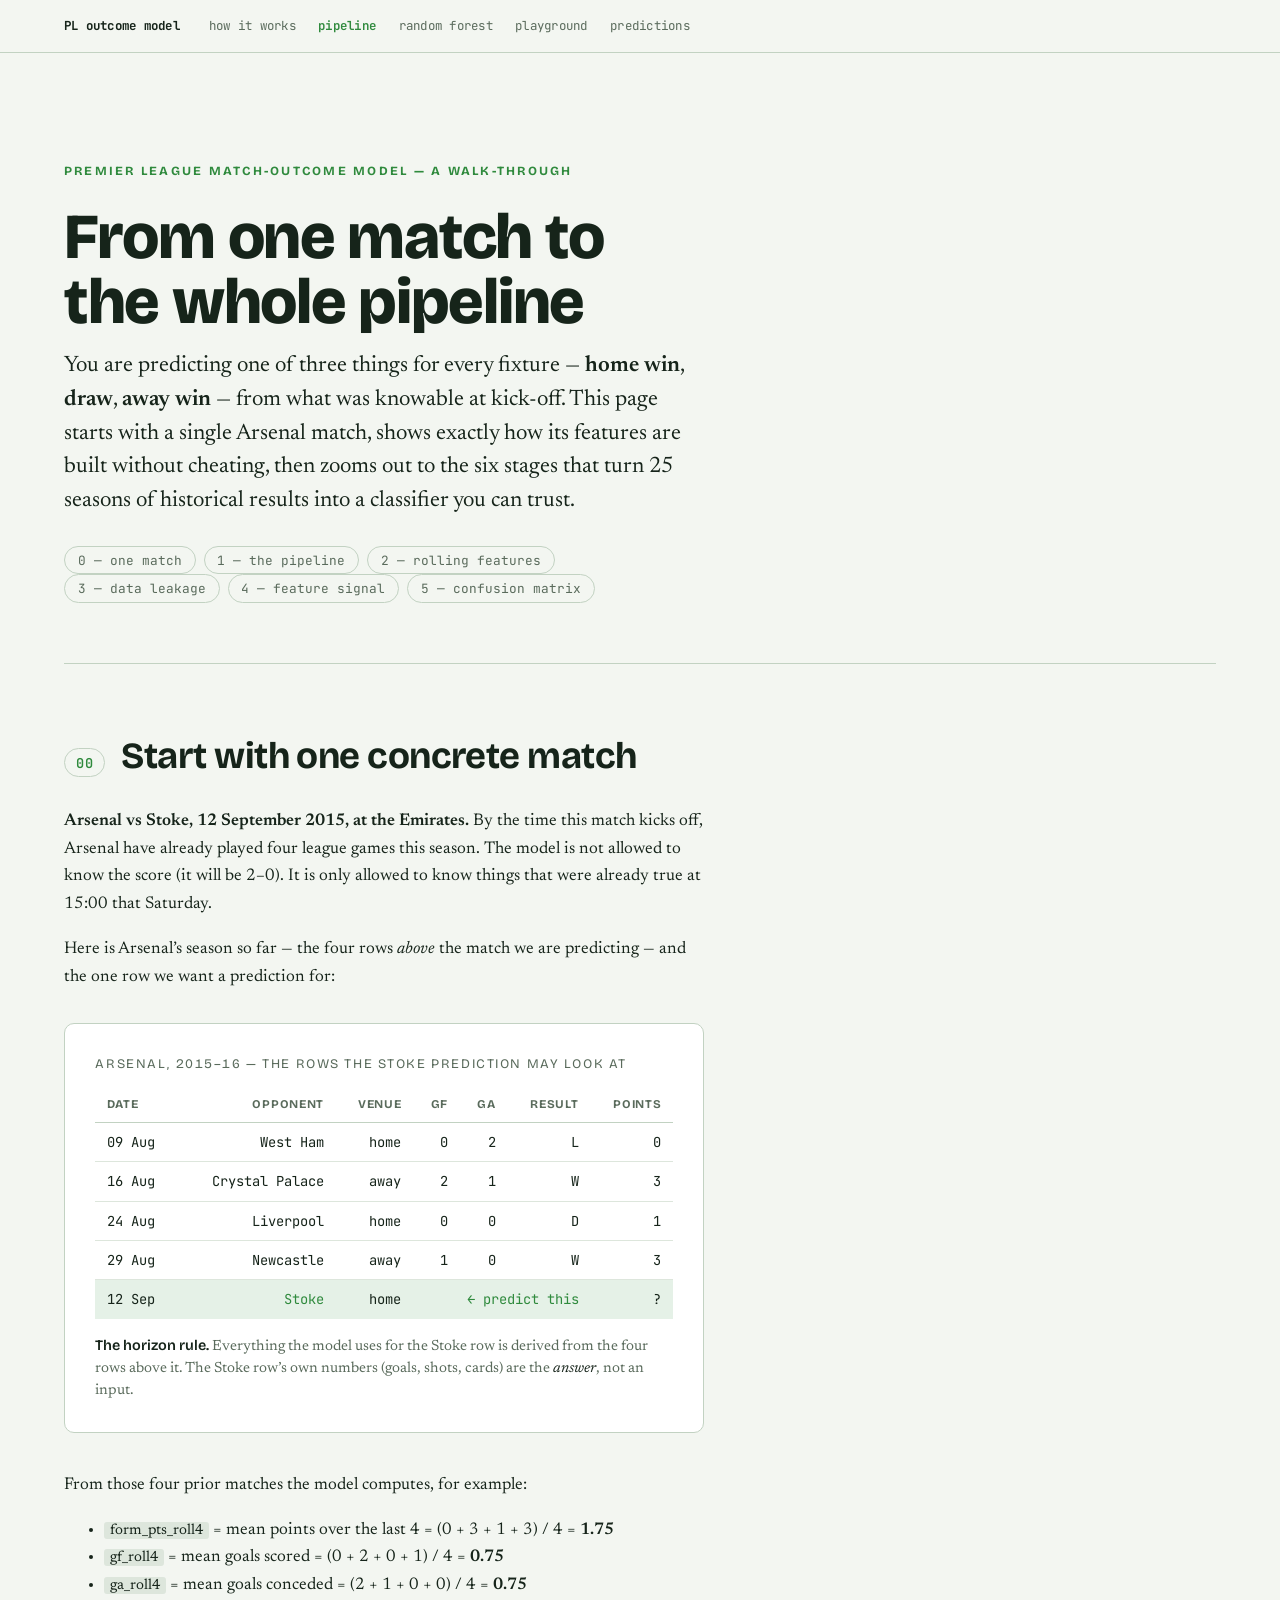
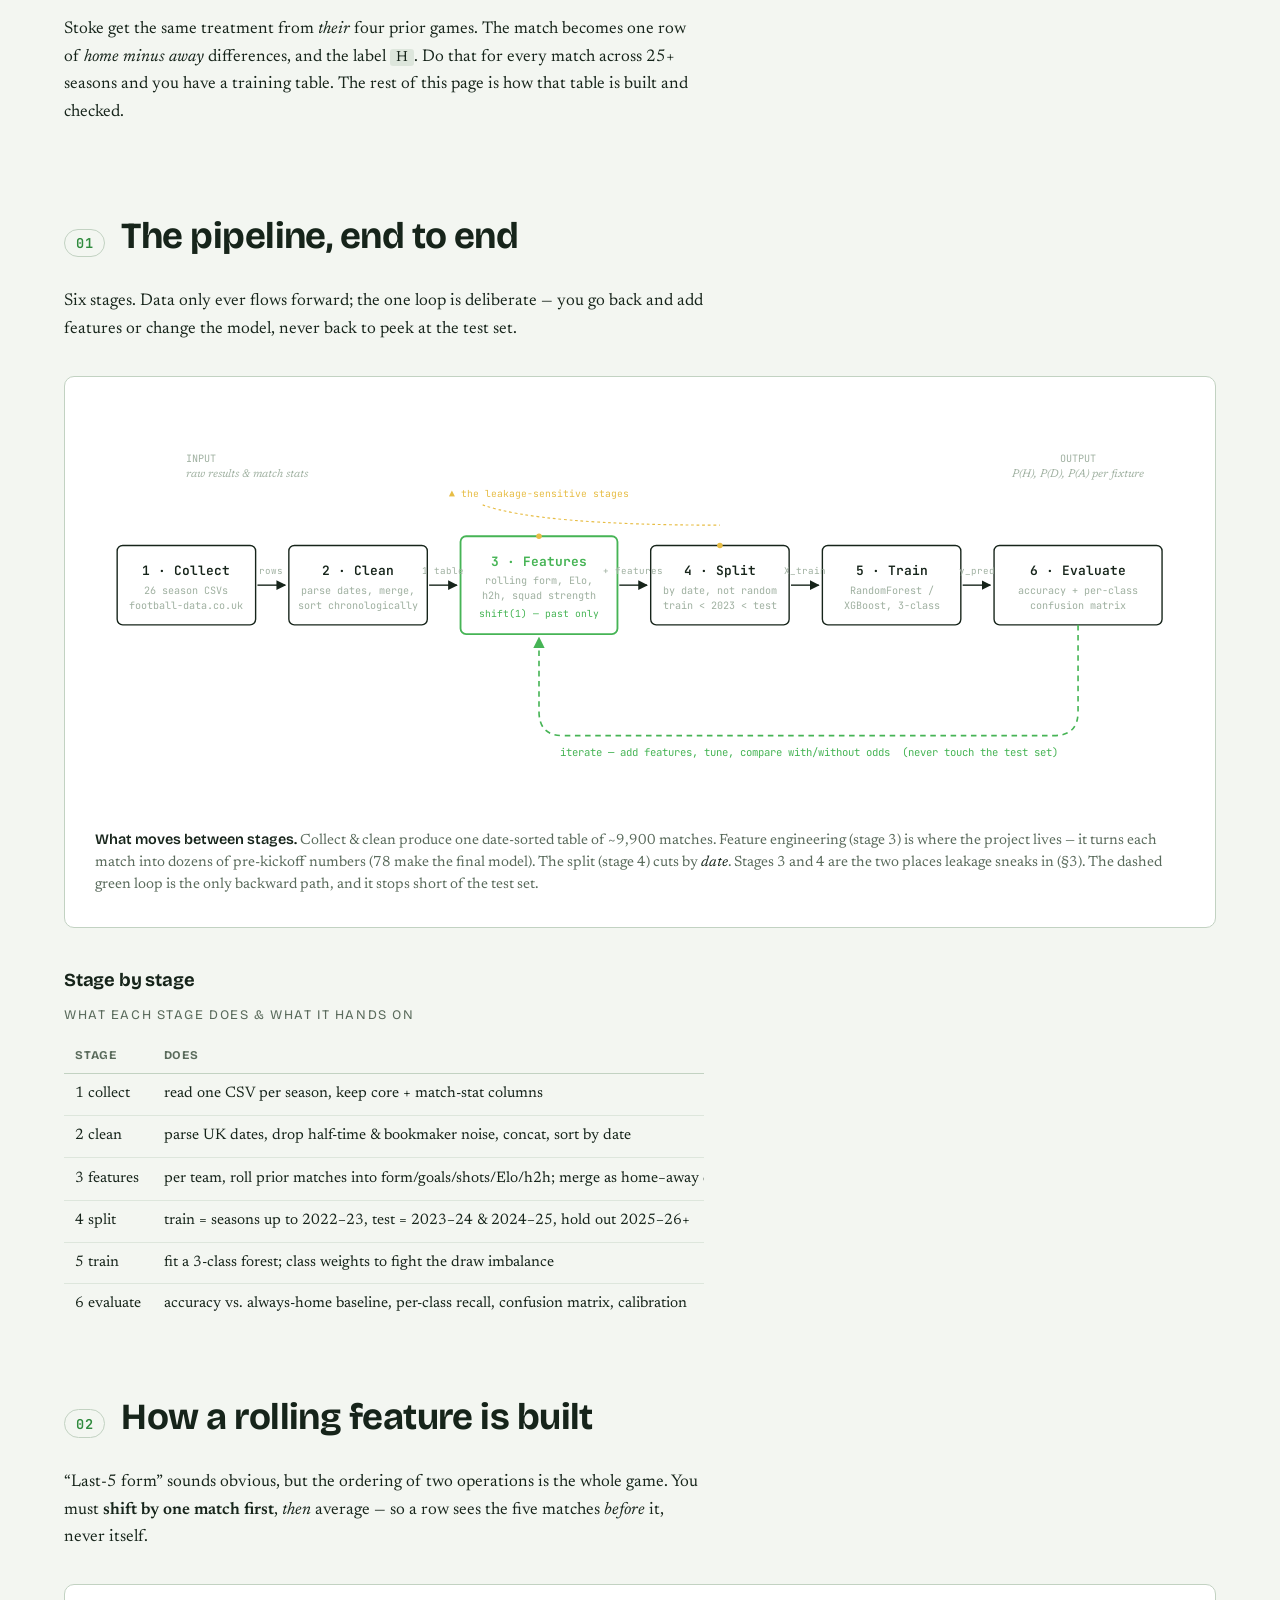
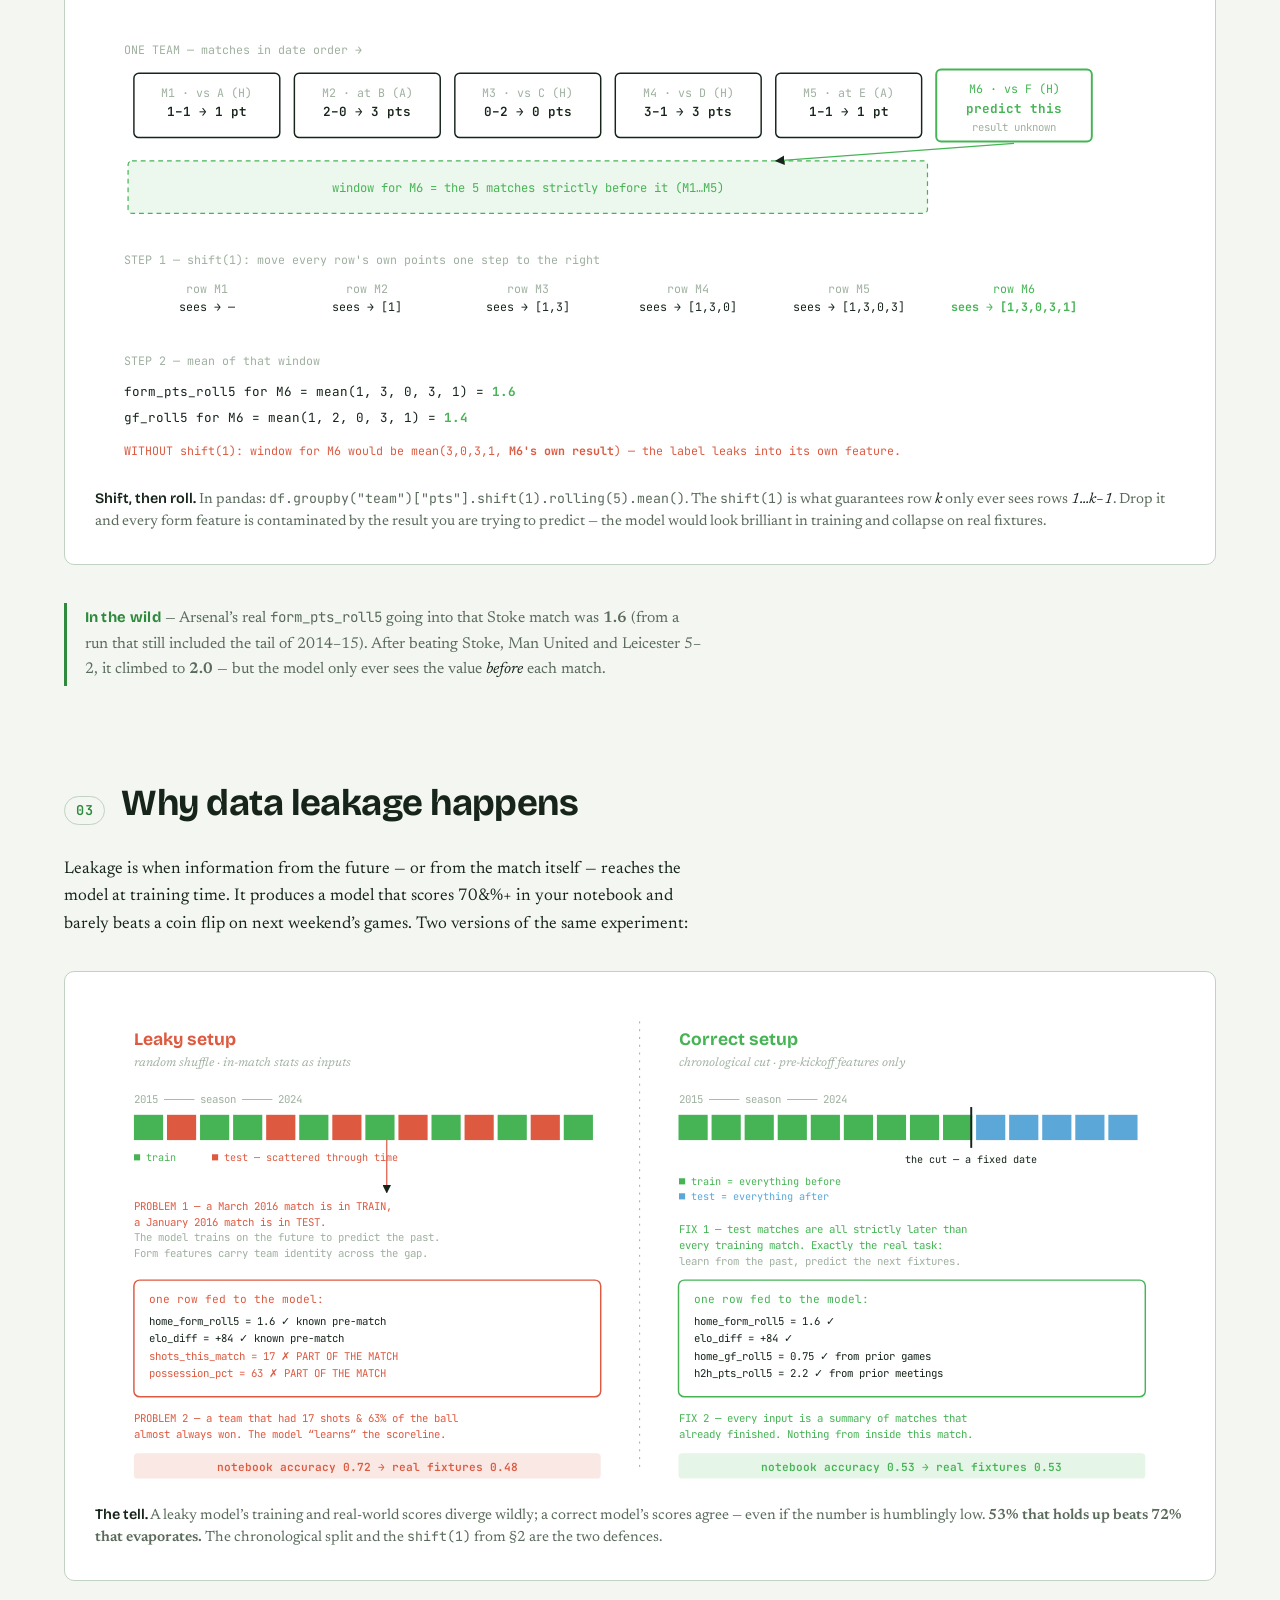
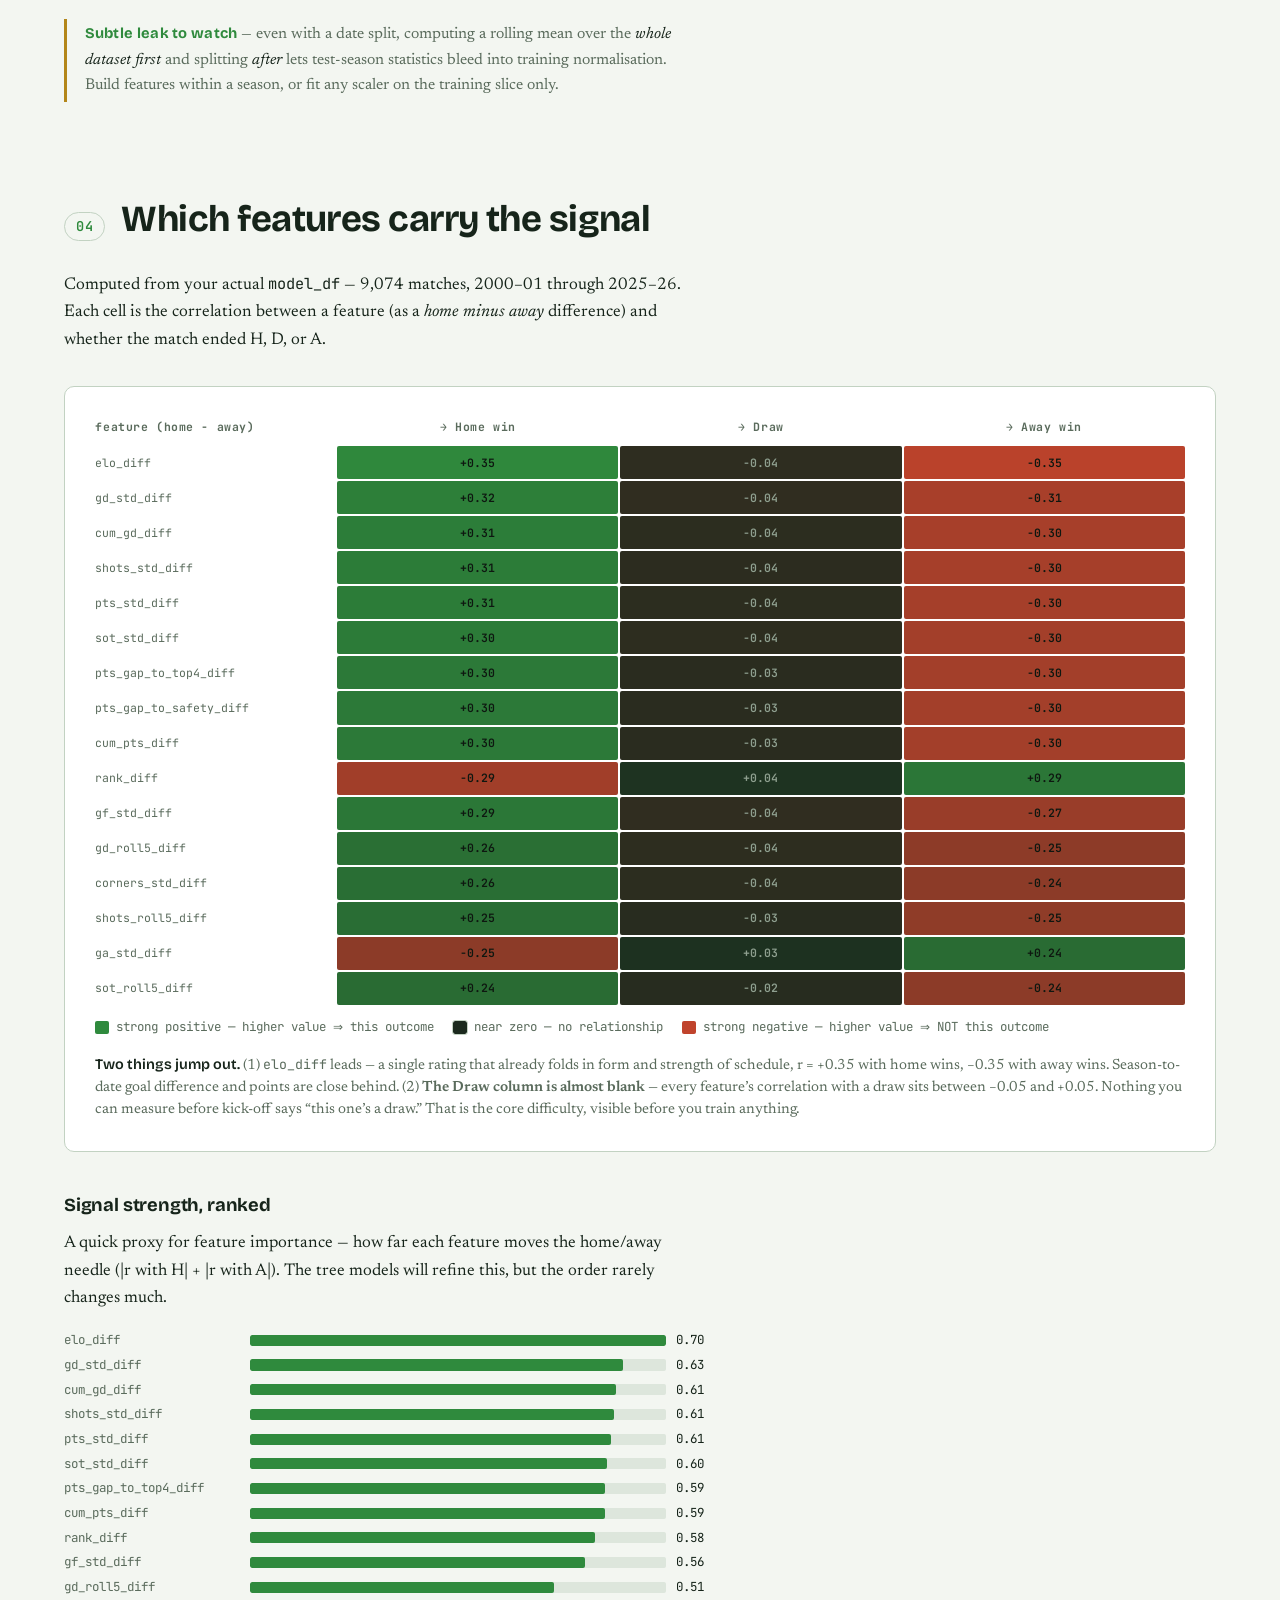
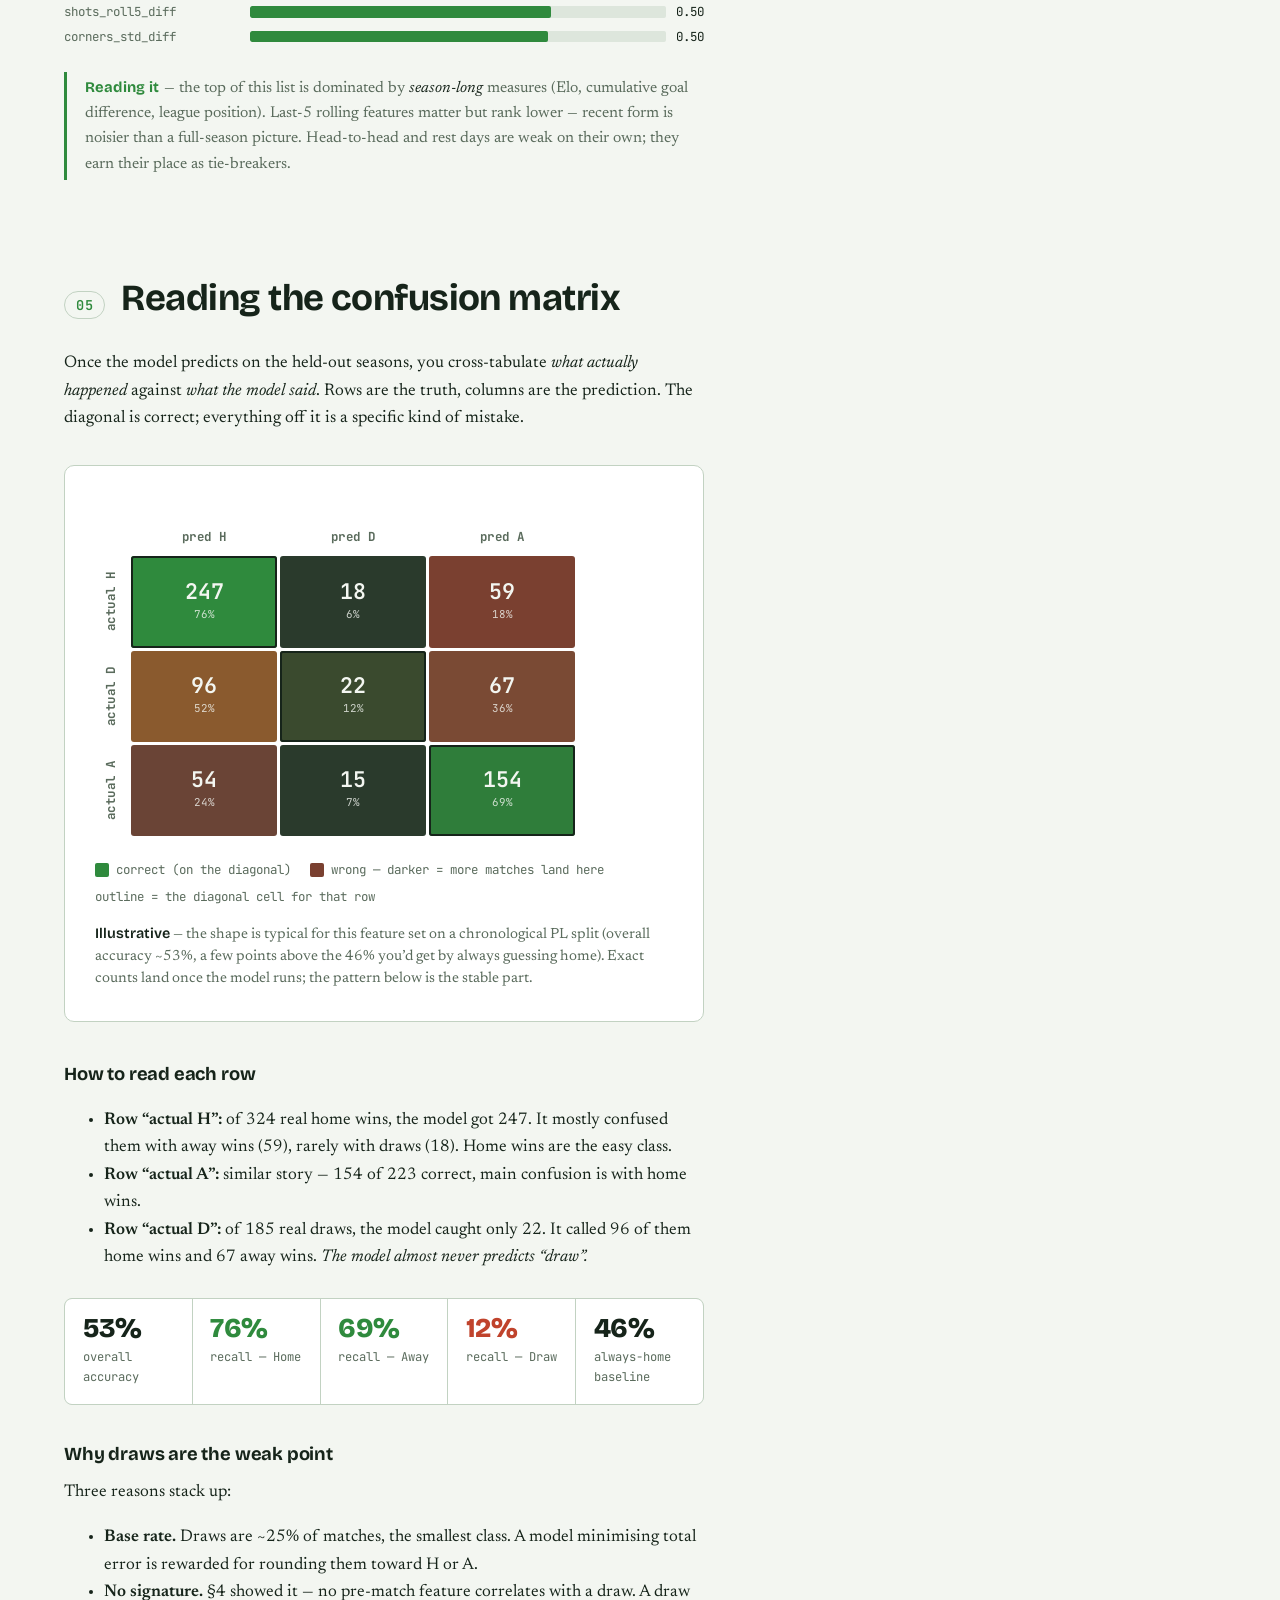
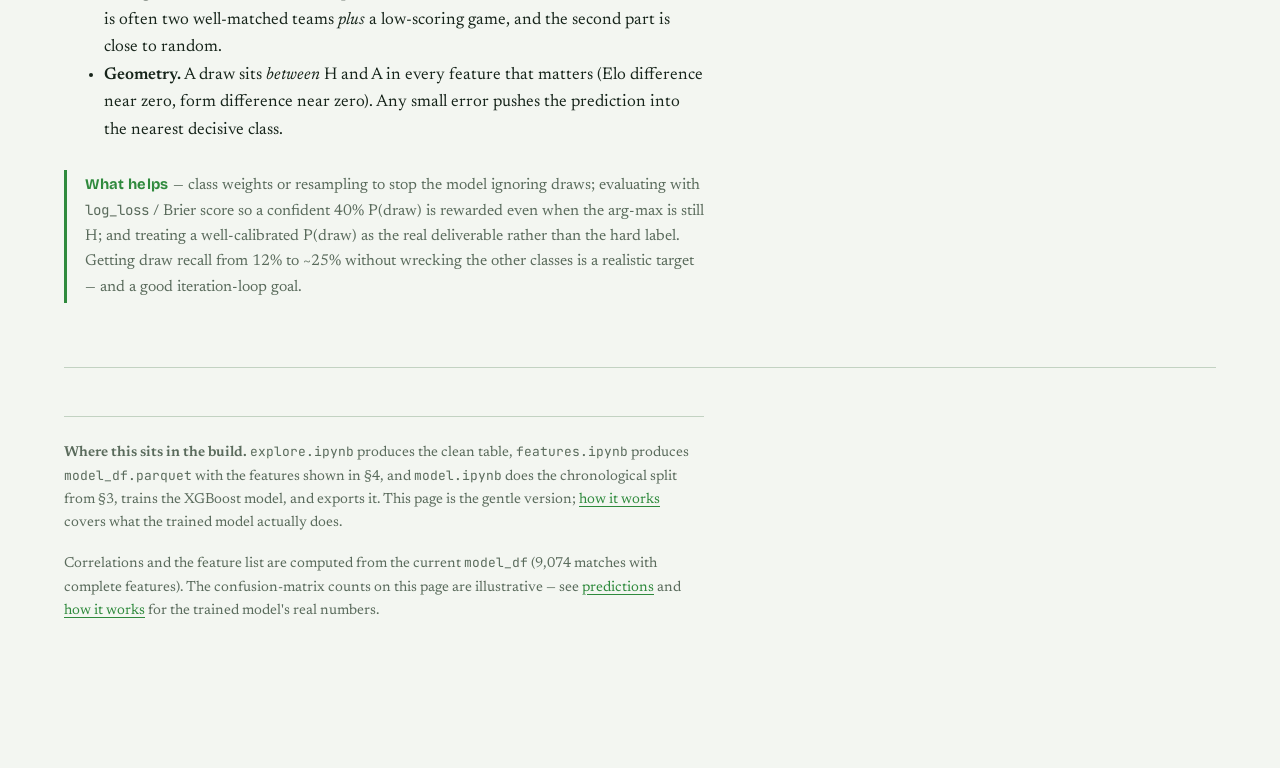
<file: pipeline.html>
<!doctype html>
<html lang="en">
<head>
<meta charset="utf-8">
<meta name="viewport" content="width=device-width, initial-scale=1">
<title>The Predictor Pipeline</title>
<meta name="description" content="A visual walkthrough of a Premier League match-outcome model: pipeline, rolling features, data leakage, feature signal, and the confusion matrix.">
<link rel="preconnect" href="https://fonts.googleapis.com">
<link rel="preconnect" href="https://fonts.gstatic.com" crossorigin>
<link rel="stylesheet" href="https://fonts.googleapis.com/css2?family=Bricolage+Grotesque:opsz,wght@12..96,500;12..96,700;12..96,800&family=Newsreader:ital,opsz,wght@0,6..72,400;0,6..72,500;1,6..72,400&family=JetBrains+Mono:wght@400;600&display=swap">

<style>
  :root {
    --pitch: #10190f;
    --panel: #17231544;
    --panel-solid: #182616;
    --chalk: #eef2ea;
    --chalk-dim: #9fb0a0;
    --line: #37503c;
    --line-soft: #26382a;
    --turf: #46b455;
    --turf-deep: #2f8a3d;
    --amber: #e7bd45;
    --red: #dd5a41;
    --blue: #5aa7d8;
    --measure: 40rem;
    --gutter: clamp(1.25rem, 4vw, 3rem);
    color-scheme: dark;
  }
  :root[data-theme="light"] {
    --pitch: #f3f6f1;
    --panel: #ffffff;
    --panel-solid: #ffffff;
    --chalk: #16241a;
    --chalk-dim: #5a6b5c;
    --line: #c2d2c2;
    --line-soft: #dde6dc;
    --turf: #2f8a3d;
    --turf-deep: #236c2f;
    --amber: #b3861a;
    --red: #c0432c;
    --blue: #2f78a8;
    color-scheme: light;
  }
  @media (prefers-color-scheme: light) {
    :root:not([data-theme="dark"]) {
      --pitch: #f3f6f1;
      --panel: #ffffff;
      --panel-solid: #ffffff;
      --chalk: #16241a;
      --chalk-dim: #5a6b5c;
      --line: #c2d2c2;
      --line-soft: #dde6dc;
      --turf: #2f8a3d;
      --turf-deep: #236c2f;
      --amber: #b3861a;
      --red: #c0432c;
      --blue: #2f78a8;
      color-scheme: light;
    }
  }

  * { box-sizing: border-box; }
  body {
    background: var(--pitch);
    color: var(--chalk);
    font-family: "Newsreader", Georgia, serif;
    font-size: 1.0625rem;
    line-height: 1.62;
    margin: 0;
    -webkit-font-smoothing: antialiased;
  }

  .wrap { max-width: 78rem; margin: 0 auto; padding: 0 var(--gutter) 8rem; }
  .col { max-width: var(--measure); }

  h1, h2, h3, .eyebrow, .lede, th, .tag, .metric-val, figcaption b {
    font-family: "Bricolage Grotesque", "Helvetica Neue", Arial, sans-serif;
  }
  h1 {
    font-size: clamp(2.4rem, 6vw, 4rem);
    font-weight: 800;
    line-height: 1.02;
    letter-spacing: -0.02em;
    text-wrap: balance;
    margin: 0 0 1rem;
  }
  h2 {
    font-size: clamp(1.6rem, 3.4vw, 2.3rem);
    font-weight: 700;
    letter-spacing: -0.015em;
    line-height: 1.1;
    text-wrap: balance;
    margin: 0 0 0.4rem;
  }
  h3 {
    font-size: 1.15rem;
    font-weight: 700;
    letter-spacing: -0.01em;
    margin: 2.2rem 0 0.6rem;
  }
  p { margin: 0 0 1.1rem; }
  a { color: var(--turf); text-underline-offset: 3px; }
  strong { font-weight: 600; }
  em { color: var(--chalk); }

  .eyebrow {
    font-size: 0.78rem;
    font-weight: 700;
    letter-spacing: 0.18em;
    text-transform: uppercase;
    color: var(--turf);
    margin: 0 0 1.4rem;
  }
  .lede {
    font-family: "Newsreader", Georgia, serif;
    font-size: clamp(1.15rem, 2.2vw, 1.4rem);
    line-height: 1.5;
    color: var(--chalk);
    font-weight: 400;
  }
  .lede--dim { color: var(--chalk-dim); }

  header.hero {
    padding: clamp(3.5rem, 12vh, 8rem) 0 clamp(2.5rem, 7vh, 5rem);
    border-bottom: 1px solid var(--line);
  }

  /* section scaffolding */
  section { padding-top: clamp(3rem, 8vh, 5.5rem); }
  .phase-head {
    display: flex;
    align-items: baseline;
    gap: 1rem;
    margin-bottom: 1.6rem;
  }
  .phase-num {
    font-family: "JetBrains Mono", monospace;
    font-size: 0.85rem;
    font-weight: 600;
    color: var(--turf);
    border: 1px solid var(--line);
    border-radius: 999px;
    padding: 0.15rem 0.7rem;
    flex: none;
    letter-spacing: 0.04em;
  }

  figure {
    margin: 2rem 0 2.4rem;
    padding: clamp(1rem, 3vw, 1.9rem);
    background: var(--panel);
    border: 1px solid var(--line);
    border-radius: 10px;
  }
  figure.bleed { max-width: none; }
  figure svg { display: block; width: 100%; height: auto; }
  figcaption {
    margin-top: 1rem;
    font-size: 0.92rem;
    line-height: 1.5;
    color: var(--chalk-dim);
  }
  figcaption b { color: var(--chalk); font-weight: 600; font-size: 0.9rem; }

  .scroll-x { overflow-x: auto; }

  /* data tables */
  table {
    border-collapse: collapse;
    width: 100%;
    font-family: "JetBrains Mono", monospace;
    font-size: 0.86rem;
    font-variant-numeric: tabular-nums;
  }
  caption {
    text-align: left;
    font-family: "Bricolage Grotesque", sans-serif;
    font-size: 0.82rem;
    letter-spacing: 0.12em;
    text-transform: uppercase;
    color: var(--chalk-dim);
    padding-bottom: 0.7rem;
  }
  th, td {
    padding: 0.5rem 0.7rem;
    text-align: right;
    border-bottom: 1px solid var(--line-soft);
    white-space: nowrap;
  }
  th:first-child, td:first-child { text-align: left; }
  th {
    font-size: 0.74rem;
    letter-spacing: 0.06em;
    text-transform: uppercase;
    color: var(--chalk-dim);
    font-weight: 700;
    border-bottom-color: var(--line);
  }
  tbody tr:last-child td { border-bottom: none; }
  .rowmark { color: var(--turf); }
  .past { color: var(--chalk); }
  .future { color: var(--red); }
  .now td { background: color-mix(in srgb, var(--turf) 12%, transparent); }

  /* callout */
  .note {
    border-left: 3px solid var(--turf);
    padding: 0.2rem 0 0.2rem 1.1rem;
    margin: 1.6rem 0;
    color: var(--chalk-dim);
    font-size: 0.98rem;
  }
  .note--warn { border-left-color: var(--amber); }
  .note--warn b { color: var(--amber); font-family: "Bricolage Grotesque", sans-serif; }
  .note b { color: var(--turf); font-family: "Bricolage Grotesque", sans-serif; font-size: 0.92rem; letter-spacing: 0.02em; }

  /* two-up */
  .two-up {
    display: grid;
    gap: 1.25rem;
    grid-template-columns: 1fr;
    margin: 2rem 0 2.4rem;
  }
  @media (min-width: 52rem) { .two-up { grid-template-columns: 1fr 1fr; } }
  .two-up > figure { margin: 0; }

  /* heatmap grid */
  .heat {
    display: grid;
    gap: 2px;
    font-family: "JetBrains Mono", monospace;
    font-size: 0.72rem;
    min-width: 34rem;
  }
  .heat .hcell {
    padding: 0.45rem 0.3rem;
    text-align: center;
    color: var(--pitch);
    font-weight: 600;
    border-radius: 2px;
    font-variant-numeric: tabular-nums;
  }
  .heat .hlabel {
    text-align: left;
    color: var(--chalk-dim);
    padding: 0.45rem 0.6rem 0.45rem 0;
    background: none;
    font-weight: 400;
    white-space: nowrap;
  }
  .heat .hhead {
    text-align: center;
    color: var(--chalk-dim);
    background: none;
    font-weight: 700;
    letter-spacing: 0.05em;
    padding-bottom: 0.5rem;
  }

  /* confusion matrix */
  .cm {
    display: grid;
    grid-template-columns: auto repeat(3, 1fr);
    gap: 3px;
    max-width: 30rem;
    font-family: "JetBrains Mono", monospace;
    margin: 1.5rem 0;
  }
  .cm .cm-corner, .cm .cm-top, .cm .cm-side {
    display: flex; align-items: center; justify-content: center;
    color: var(--chalk-dim); font-size: 0.78rem; font-weight: 700;
    letter-spacing: 0.04em; padding: 0.4rem;
  }
  .cm .cm-side { writing-mode: vertical-rl; transform: rotate(180deg); }
  .cm .cell {
    aspect-ratio: 1.6 / 1;
    display: flex; flex-direction: column;
    align-items: center; justify-content: center;
    border-radius: 3px; color: var(--pitch);
    font-variant-numeric: tabular-nums;
  }
  .cm .cell .n { font-size: 1.35rem; font-weight: 600; line-height: 1; }
  .cm .cell .pct { font-size: 0.68rem; opacity: 0.8; margin-top: 0.2rem; }
  .cm .cell.diag { outline: 2px solid var(--chalk); outline-offset: -2px; }

  .legend {
    display: flex; flex-wrap: wrap; gap: 0.4rem 1.2rem;
    font-family: "JetBrains Mono", monospace; font-size: 0.78rem;
    color: var(--chalk-dim); margin: 0.8rem 0 0;
  }
  .legend span { display: inline-flex; align-items: center; gap: 0.45rem; }
  .swatch { width: 0.85rem; height: 0.85rem; border-radius: 2px; flex: none; }

  .metrics {
    display: grid; grid-template-columns: repeat(auto-fit, minmax(7.5rem, 1fr));
    gap: 1px; background: var(--line); border: 1px solid var(--line);
    border-radius: 8px; overflow: hidden; margin: 1.6rem 0;
  }
  .metric { background: var(--panel-solid); padding: 1rem 1.1rem; }
  .metric-val { font-size: 1.7rem; font-weight: 800; line-height: 1; letter-spacing: -0.02em; }
  .metric-lab { font-size: 0.76rem; color: var(--chalk-dim); margin-top: 0.4rem; font-family: "JetBrains Mono", monospace; }
  .metric-val.good { color: var(--turf); }
  .metric-val.weak { color: var(--red); }

  .toc {
    display: flex; flex-wrap: wrap; gap: 0.5rem;
    margin: 2rem 0 0; padding: 0; list-style: none;
    font-family: "JetBrains Mono", monospace; font-size: 0.8rem;
  }
  .toc a {
    text-decoration: none; color: var(--chalk-dim);
    border: 1px solid var(--line); border-radius: 999px;
    padding: 0.3rem 0.8rem; transition: color .15s, border-color .15s;
  }
  .toc a:hover, .toc a:focus-visible { color: var(--turf); border-color: var(--turf); outline: none; }

  code, .mono { font-family: "JetBrains Mono", monospace; font-size: 0.9em; }
  .mono-inline {
    background: var(--line-soft); padding: 0.08em 0.4em;
    border-radius: 3px; font-size: 0.86em;
  }

  hr.rule { border: none; border-top: 1px solid var(--line); margin: 4rem 0 0; }

  :focus-visible { outline: 2px solid var(--turf); outline-offset: 2px; border-radius: 2px; }

  .reveal { opacity: 0; transform: translateY(12px); transition: opacity .5s ease, transform .5s ease; }
  .reveal.in { opacity: 1; transform: none; }
  @media (prefers-reduced-motion: reduce) {
    .reveal { opacity: 1; transform: none; transition: none; }
  }

  .foot {
    margin-top: 3rem; padding-top: 1.5rem; border-top: 1px solid var(--line);
    font-size: 0.9rem; color: var(--chalk-dim);
  }

  .sitenav { border-bottom: 1px solid var(--line); }
  .sitenav-inner { max-width: 78rem; margin: 0 auto; padding: 1rem var(--gutter);
    display: flex; flex-wrap: wrap; gap: .3rem 1.4rem; align-items: baseline; }
  .sitenav a { font-family: "JetBrains Mono", monospace; font-size: .78rem; letter-spacing: .02em;
    color: var(--chalk-dim); text-decoration: none; }
  .sitenav a:hover { color: var(--chalk); }
  .sitenav a[aria-current="page"] { color: var(--turf); font-weight: 600; }
  .sitenav .home { color: var(--chalk); font-weight: 700; margin-right: .4rem; }
</style>
</head>
<body>

<nav class="sitenav">
  <div class="sitenav-inner">
    <a class="home" href="index.html">PL outcome model</a>
    <a href="how-it-works.html">how it works</a>
    <a href="pipeline.html" aria-current="page">pipeline</a>
    <a href="random-forest.html">random forest</a>
    <a href="playground.html">playground</a>
    <a href="predictions.html">predictions</a>
  </div>
</nav>

<div class="wrap">

<header class="hero">
  <div class="col">
    <p class="eyebrow">Premier League Match-Outcome Model &mdash; a walk-through</p>
    <h1>From one match to the whole pipeline</h1>
    <p class="lede">You are predicting one of three things for every fixture &mdash; <strong>home win</strong>,
    <strong>draw</strong>, <strong>away win</strong> &mdash; from what was knowable at kick-off.
    This page starts with a single Arsenal match, shows exactly how its features are built
    without cheating, then zooms out to the six stages that turn 25 seasons of historical
    results into a classifier you can trust.</p>
    <ul class="toc">
      <li><a href="#match">0 &mdash; one match</a></li>
      <li><a href="#pipeline">1 &mdash; the pipeline</a></li>
      <li><a href="#rolling">2 &mdash; rolling features</a></li>
      <li><a href="#leakage">3 &mdash; data leakage</a></li>
      <li><a href="#signal">4 &mdash; feature signal</a></li>
      <li><a href="#confusion">5 &mdash; confusion matrix</a></li>
    </ul>
  </div>
</header>

<!-- ============================================ 0 -->
<section id="match">
  <div class="col reveal">
    <div class="phase-head">
      <span class="phase-num">00</span>
      <h2>Start with one concrete match</h2>
    </div>
    <p><strong>Arsenal vs Stoke, 12 September 2015, at the Emirates.</strong> By the time this
    match kicks off, Arsenal have already played four league games this season. The model is
    not allowed to know the score (it will be 2&ndash;0). It is only allowed to know things
    that were already true at 15:00 that Saturday.</p>

    <p>Here is Arsenal&rsquo;s season so far &mdash; the four rows <em>above</em> the match we are
    predicting &mdash; and the one row we want a prediction for:</p>
  </div>

  <figure class="col">
    <div class="scroll-x">
      <table>
        <caption>Arsenal, 2015&ndash;16 &mdash; the rows the Stoke prediction may look at</caption>
        <thead>
          <tr><th>date</th><th>opponent</th><th>venue</th><th>GF</th><th>GA</th><th>result</th><th>points</th></tr>
        </thead>
        <tbody>
          <tr class="past"><td>09 Aug</td><td>West Ham</td><td>home</td><td>0</td><td>2</td><td>L</td><td>0</td></tr>
          <tr class="past"><td>16 Aug</td><td>Crystal Palace</td><td>away</td><td>2</td><td>1</td><td>W</td><td>3</td></tr>
          <tr class="past"><td>24 Aug</td><td>Liverpool</td><td>home</td><td>0</td><td>0</td><td>D</td><td>1</td></tr>
          <tr class="past"><td>29 Aug</td><td>Newcastle</td><td>away</td><td>1</td><td>0</td><td>W</td><td>3</td></tr>
          <tr class="now"><td>12 Sep</td><td class="rowmark">Stoke</td><td>home</td><td colspan="3" class="rowmark">&larr; predict this</td><td>?</td></tr>
        </tbody>
      </table>
    </div>
    <figcaption><b>The horizon rule.</b> Everything the model uses for the Stoke row is
    derived from the four rows above it. The Stoke row&rsquo;s own numbers (goals, shots, cards)
    are the <em>answer</em>, not an input.</figcaption>
  </figure>

  <div class="col reveal">
    <p>From those four prior matches the model computes, for example:</p>
    <ul>
      <li><span class="mono-inline">form_pts_roll4</span> = mean points over the last 4 =
      (0 + 3 + 1 + 3) / 4 = <strong>1.75</strong></li>
      <li><span class="mono-inline">gf_roll4</span> = mean goals scored =
      (0 + 2 + 0 + 1) / 4 = <strong>0.75</strong></li>
      <li><span class="mono-inline">ga_roll4</span> = mean goals conceded =
      (2 + 1 + 0 + 0) / 4 = <strong>0.75</strong></li>
    </ul>
    <p>Stoke get the same treatment from <em>their</em> four prior games. The match becomes one
    row of <em>home minus away</em> differences, and the label <span class="mono-inline">H</span>.
    Do that for every match across 25+ seasons and you have a training table. The rest of this
    page is how that table is built and checked.</p>
  </div>
</section>

<!-- ============================================ 1 -->
<section id="pipeline">
  <div class="col reveal">
    <div class="phase-head">
      <span class="phase-num">01</span>
      <h2>The pipeline, end to end</h2>
    </div>
    <p>Six stages. Data only ever flows forward; the one loop is deliberate &mdash; you go back
    and add features or change the model, never back to peek at the test set.</p>
  </div>

  <figure class="bleed reveal">
    <div class="scroll-x">
      <svg viewBox="0 0 1180 440" role="img" aria-label="Flowchart of the six-stage pipeline: collect, clean, feature engineering, split, train, evaluate, with an iterate loop back from evaluate to feature engineering.">
        <defs>
          <marker id="ar" viewBox="0 0 10 10" refX="9" refY="5" markerWidth="7" markerHeight="7" orient="auto-start-reverse">
            <path d="M0 0 L10 5 L0 10 z" fill="currentColor"/>
          </marker>
          <marker id="ar-turf" viewBox="0 0 10 10" refX="9" refY="5" markerWidth="7" markerHeight="7" orient="auto-start-reverse">
            <path d="M0 0 L10 5 L0 10 z" fill="#46b455"/>
          </marker>
        </defs>

        <!-- stage boxes -->
        <g font-family="JetBrains Mono, monospace" text-anchor="middle">
          <!-- 1 collect -->
          <rect x="24" y="150" width="150" height="86" rx="6" fill="none" stroke="currentColor" stroke-width="1.5"/>
          <text x="99" y="182" font-size="14" font-weight="600" fill="currentColor">1 &middot; Collect</text>
          <text x="99" y="203" font-size="11" fill="#9fb0a0">26 season CSVs</text>
          <text x="99" y="219" font-size="11" fill="#9fb0a0">football&#8209;data.co.uk</text>

          <!-- 2 clean -->
          <rect x="210" y="150" width="150" height="86" rx="6" fill="none" stroke="currentColor" stroke-width="1.5"/>
          <text x="285" y="182" font-size="14" font-weight="600" fill="currentColor">2 &middot; Clean</text>
          <text x="285" y="203" font-size="11" fill="#9fb0a0">parse dates, merge,</text>
          <text x="285" y="219" font-size="11" fill="#9fb0a0">sort chronologically</text>

          <!-- 3 features -->
          <rect x="396" y="140" width="170" height="106" rx="6" fill="none" stroke="#46b455" stroke-width="2"/>
          <text x="481" y="172" font-size="14" font-weight="700" fill="#46b455">3 &middot; Features</text>
          <text x="481" y="192" font-size="11" fill="#9fb0a0">rolling form, Elo,</text>
          <text x="481" y="208" font-size="11" fill="#9fb0a0">h2h, squad strength</text>
          <text x="481" y="228" font-size="10.5" fill="#46b455">shift(1) &mdash; past only</text>

          <!-- 4 split -->
          <rect x="602" y="150" width="150" height="86" rx="6" fill="none" stroke="currentColor" stroke-width="1.5"/>
          <text x="677" y="182" font-size="14" font-weight="600" fill="currentColor">4 &middot; Split</text>
          <text x="677" y="203" font-size="11" fill="#9fb0a0">by date, not random</text>
          <text x="677" y="219" font-size="11" fill="#9fb0a0">train &lt; 2023 &lt; test</text>

          <!-- 5 train -->
          <rect x="788" y="150" width="150" height="86" rx="6" fill="none" stroke="currentColor" stroke-width="1.5"/>
          <text x="863" y="182" font-size="14" font-weight="600" fill="currentColor">5 &middot; Train</text>
          <text x="863" y="203" font-size="11" fill="#9fb0a0">RandomForest /</text>
          <text x="863" y="219" font-size="11" fill="#9fb0a0">XGBoost, 3&#8209;class</text>

          <!-- 6 evaluate -->
          <rect x="974" y="150" width="182" height="86" rx="6" fill="none" stroke="currentColor" stroke-width="1.5"/>
          <text x="1065" y="182" font-size="14" font-weight="600" fill="currentColor">6 &middot; Evaluate</text>
          <text x="1065" y="203" font-size="11" fill="#9fb0a0">accuracy + per&#8209;class</text>
          <text x="1065" y="219" font-size="11" fill="#9fb0a0">confusion matrix</text>
        </g>

        <!-- forward arrows -->
        <g stroke="currentColor" stroke-width="1.5" fill="none">
          <line x1="176" y1="193" x2="206" y2="193" marker-end="url(#ar)"/>
          <line x1="362" y1="193" x2="392" y2="193" marker-end="url(#ar)"/>
          <line x1="568" y1="193" x2="598" y2="193" marker-end="url(#ar)"/>
          <line x1="754" y1="193" x2="784" y2="193" marker-end="url(#ar)"/>
          <line x1="940" y1="193" x2="970" y2="193" marker-end="url(#ar)"/>
        </g>

        <!-- data-on-the-wire labels -->
        <g font-family="JetBrains Mono, monospace" font-size="10" fill="#9fb0a0" text-anchor="middle">
          <text x="191" y="181">rows</text>
          <text x="377" y="181">1 table</text>
          <text x="583" y="181">+ features</text>
          <text x="769" y="181">X_train</text>
          <text x="955" y="181">y_pred</text>
        </g>

        <!-- iterate loop -->
        <path d="M1065 236 L1065 330 Q1065 356 1039 356 L507 356 Q481 356 481 330 L481 250"
              stroke="#46b455" stroke-width="1.75" fill="none" stroke-dasharray="6 5" marker-end="url(#ar-turf)"/>
        <text x="773" y="378" font-family="JetBrains Mono, monospace" font-size="11.5" fill="#46b455" text-anchor="middle">
          iterate &mdash; add features, tune, compare with/without odds &nbsp;(never touch the test set)
        </text>

        <!-- leakage guard rail annotation -->
        <g font-family="JetBrains Mono, monospace" font-size="10.5" fill="#e7bd45">
          <text x="481" y="98" text-anchor="middle">&#9650; the leakage-sensitive stages</text>
          <path d="M420 106 Q481 128 677 128" stroke="#e7bd45" stroke-width="1.25" fill="none" stroke-dasharray="3 3"/>
          <circle cx="481" cy="140" r="3" fill="#e7bd45"/>
          <circle cx="677" cy="150" r="3" fill="#e7bd45"/>
        </g>

        <text x="99" y="60" font-family="JetBrains Mono, monospace" font-size="11" fill="#9fb0a0">INPUT</text>
        <text x="99" y="76" font-family="Newsreader, serif" font-size="12" fill="#9fb0a0" font-style="italic">raw results &amp; match stats</text>
        <text x="1065" y="60" font-family="JetBrains Mono, monospace" font-size="11" fill="#9fb0a0" text-anchor="middle">OUTPUT</text>
        <text x="1065" y="76" font-family="Newsreader, serif" font-size="12" fill="#9fb0a0" text-anchor="middle" font-style="italic">P(H), P(D), P(A) per fixture</text>
      </svg>
    </div>
    <figcaption><b>What moves between stages.</b> Collect &amp; clean produce one date-sorted
    table of ~9,900 matches. Feature engineering (stage&nbsp;3) is where the project lives &mdash; it
    turns each match into dozens of pre-kickoff numbers (78 make the final model). The split
    (stage&nbsp;4) cuts by <em>date</em>.
    Stages 3 and 4 are the two places leakage sneaks in (§3). The dashed green loop is the only
    backward path, and it stops short of the test set.</figcaption>
  </figure>

  <div class="col reveal">
    <h3>Stage by stage</h3>
    <div class="scroll-x">
      <table>
        <caption>what each stage does &amp; what it hands on</caption>
        <thead><tr><th>stage</th><th style="text-align:left">does</th><th style="text-align:left">hands on</th></tr></thead>
        <tbody style="font-family:Newsreader,serif; font-size:0.95rem">
          <tr><td>1 collect</td><td style="text-align:left">read one CSV per season, keep core + match-stat columns</td><td style="text-align:left">26 raw frames</td></tr>
          <tr><td>2 clean</td><td style="text-align:left">parse UK dates, drop half-time &amp; bookmaker noise, concat, sort by date</td><td style="text-align:left"><span class="mono">matches_clean.parquet</span></td></tr>
          <tr><td>3 features</td><td style="text-align:left">per team, roll prior matches into form/goals/shots/Elo/h2h; merge as home&minus;away diffs</td><td style="text-align:left"><span class="mono">model_df.parquet</span>, 78 model cols</td></tr>
          <tr><td>4 split</td><td style="text-align:left">train = seasons up to 2022&ndash;23, test = 2023&ndash;24 &amp; 2024&ndash;25, hold out 2025&ndash;26+</td><td style="text-align:left">X_train / X_test</td></tr>
          <tr><td>5 train</td><td style="text-align:left">fit a 3-class forest; class weights to fight the draw imbalance</td><td style="text-align:left">fitted model</td></tr>
          <tr><td>6 evaluate</td><td style="text-align:left">accuracy vs. always-home baseline, per-class recall, confusion matrix, calibration</td><td style="text-align:left">the numbers in §5</td></tr>
        </tbody>
      </table>
    </div>
  </div>
</section>

<!-- ============================================ 2 -->
<section id="rolling">
  <div class="col reveal">
    <div class="phase-head">
      <span class="phase-num">02</span>
      <h2>How a rolling feature is built</h2>
    </div>
    <p>&ldquo;Last-5 form&rdquo; sounds obvious, but the ordering of two operations is the whole
    game. You must <strong>shift by one match first</strong>, <em>then</em> average &mdash; so a row
    sees the five matches <em>before</em> it, never itself.</p>
  </div>

  <figure class="bleed reveal">
    <div class="scroll-x">
      <svg viewBox="0 0 1120 470" role="img" aria-label="A team's six matches on a timeline. For match 6, an arrow shows the window covering matches 1 to 5 only. The shift-by-one step moves each match's own result out of its own window.">
        <defs>
          <marker id="ar2" viewBox="0 0 10 10" refX="9" refY="5" markerWidth="8" markerHeight="8" orient="auto-start-reverse">
            <path d="M0 0 L10 5 L0 10 z" fill="currentColor"/>
          </marker>
        </defs>

        <text x="30" y="40" font-family="JetBrains Mono, monospace" font-size="12" fill="#9fb0a0">ONE TEAM &mdash; matches in date order &rarr;</text>

        <!-- match chips -->
        <g font-family="JetBrains Mono, monospace" text-anchor="middle">
          <g>
            <rect x="40" y="60" width="150" height="66" rx="5" fill="none" stroke="currentColor" stroke-width="1.5"/>
            <text x="115" y="84" font-size="12" fill="#9fb0a0">M1 &middot; vs A (H)</text>
            <text x="115" y="104" font-size="13" fill="currentColor" font-weight="600">1&ndash;1 &rarr; 1 pt</text>
          </g>
          <g>
            <rect x="205" y="60" width="150" height="66" rx="5" fill="none" stroke="currentColor" stroke-width="1.5"/>
            <text x="280" y="84" font-size="12" fill="#9fb0a0">M2 &middot; at B (A)</text>
            <text x="280" y="104" font-size="13" fill="currentColor" font-weight="600">2&ndash;0 &rarr; 3 pts</text>
          </g>
          <g>
            <rect x="370" y="60" width="150" height="66" rx="5" fill="none" stroke="currentColor" stroke-width="1.5"/>
            <text x="445" y="84" font-size="12" fill="#9fb0a0">M3 &middot; vs C (H)</text>
            <text x="445" y="104" font-size="13" fill="currentColor" font-weight="600">0&ndash;2 &rarr; 0 pts</text>
          </g>
          <g>
            <rect x="535" y="60" width="150" height="66" rx="5" fill="none" stroke="currentColor" stroke-width="1.5"/>
            <text x="610" y="84" font-size="12" fill="#9fb0a0">M4 &middot; vs D (H)</text>
            <text x="610" y="104" font-size="13" fill="currentColor" font-weight="600">3&ndash;1 &rarr; 3 pts</text>
          </g>
          <g>
            <rect x="700" y="60" width="150" height="66" rx="5" fill="none" stroke="currentColor" stroke-width="1.5"/>
            <text x="775" y="84" font-size="12" fill="#9fb0a0">M5 &middot; at E (A)</text>
            <text x="775" y="104" font-size="13" fill="currentColor" font-weight="600">1&ndash;1 &rarr; 1 pt</text>
          </g>
          <g>
            <rect x="865" y="56" width="160" height="74" rx="5" fill="none" stroke="#46b455" stroke-width="2"/>
            <text x="945" y="80" font-size="12" fill="#46b455">M6 &middot; vs F (H)</text>
            <text x="945" y="101" font-size="13" fill="#46b455" font-weight="700">predict this</text>
            <text x="945" y="119" font-size="11" fill="#9fb0a0">result unknown</text>
          </g>
        </g>

        <!-- the window for M6 -->
        <rect x="34" y="150" width="822" height="54" rx="4" fill="#46b455" fill-opacity="0.10" stroke="#46b455" stroke-width="1.25" stroke-dasharray="5 4"/>
        <text x="445" y="182" font-family="JetBrains Mono, monospace" font-size="12.5" fill="#46b455" text-anchor="middle">
          window for M6 = the 5 matches strictly before it  (M1&hellip;M5)
        </text>
        <line x1="945" y1="132" x2="700" y2="150" stroke="#46b455" stroke-width="1.25" marker-end="url(#ar2)"/>

        <!-- the shift operation -->
        <text x="30" y="256" font-family="JetBrains Mono, monospace" font-size="12" fill="#9fb0a0">STEP 1 &mdash; shift(1): move every row's own points one step to the right</text>
        <g font-family="JetBrains Mono, monospace" font-size="12" text-anchor="middle">
          <text x="115" y="286" fill="#9fb0a0">row M1</text><text x="115" y="304" fill="currentColor">sees &rarr; &mdash;</text>
          <text x="280" y="286" fill="#9fb0a0">row M2</text><text x="280" y="304" fill="currentColor">sees &rarr; [1]</text>
          <text x="445" y="286" fill="#9fb0a0">row M3</text><text x="445" y="304" fill="currentColor">sees &rarr; [1,3]</text>
          <text x="610" y="286" fill="#9fb0a0">row M4</text><text x="610" y="304" fill="currentColor">sees &rarr; [1,3,0]</text>
          <text x="775" y="286" fill="#9fb0a0">row M5</text><text x="775" y="304" fill="currentColor">sees &rarr; [1,3,0,3]</text>
          <text x="945" y="286" fill="#46b455">row M6</text><text x="945" y="304" fill="#46b455" font-weight="700">sees &rarr; [1,3,0,3,1]</text>
        </g>

        <!-- step 2 the mean -->
        <text x="30" y="360" font-family="JetBrains Mono, monospace" font-size="12" fill="#9fb0a0">STEP 2 &mdash; mean of that window</text>
        <g font-family="JetBrains Mono, monospace" font-size="13">
          <text x="30" y="392" fill="currentColor">form_pts_roll5 for M6  =  mean(1, 3, 0, 3, 1)  =  <tspan fill="#46b455" font-weight="700">1.6</tspan></text>
          <text x="30" y="418" fill="currentColor">gf_roll5 for M6        =  mean(1, 2, 0, 3, 1)  =  <tspan fill="#46b455" font-weight="700">1.4</tspan></text>
        </g>

        <!-- the wrong way -->
        <g font-family="JetBrains Mono, monospace" font-size="12">
          <text x="30" y="452" fill="#dd5a41">WITHOUT shift(1): window for M6 would be mean(3,0,3,1, <tspan font-weight="700">M6's own result</tspan>) &mdash; the label leaks into its own feature.</text>
        </g>
      </svg>
    </div>
    <figcaption><b>Shift, then roll.</b> In pandas:
    <span class="mono">df.groupby("team")["pts"].shift(1).rolling(5).mean()</span>.
    The <span class="mono">shift(1)</span> is what guarantees row&nbsp;<em>k</em> only ever sees rows
    <em>1&hellip;k&minus;1</em>. Drop it and every form feature is contaminated by the result you are
    trying to predict &mdash; the model would look brilliant in training and collapse on real fixtures.</figcaption>
  </figure>

  <div class="col reveal">
    <div class="note"><b>In the wild</b> &mdash; Arsenal&rsquo;s real <span class="mono">form_pts_roll5</span>
    going into that Stoke match was <strong>1.6</strong> (from a run that still included the tail of
    2014&ndash;15). After beating Stoke, Man&nbsp;United and Leicester 5&ndash;2, it climbed to <strong>2.0</strong>
    &mdash; but the model only ever sees the value <em>before</em> each match.</div>
  </div>
</section>

<!-- ============================================ 3 -->
<section id="leakage">
  <div class="col reveal">
    <div class="phase-head">
      <span class="phase-num">03</span>
      <h2>Why data leakage happens</h2>
    </div>
    <p>Leakage is when information from the future &mdash; or from the match itself &mdash; reaches the
    model at training time. It produces a model that scores 70&%+ in your notebook and barely
    beats a coin flip on next weekend&rsquo;s games. Two versions of the same experiment:</p>
  </div>

  <figure class="bleed reveal">
    <div class="scroll-x">
      <svg viewBox="0 0 1120 500" role="img" aria-label="Left: a leaky setup with a randomly shuffled split, where future matches land in the training set and in-match stats are used as features. Right: a correct setup with a chronological cut and only pre-kickoff features.">
        <defs>
          <marker id="ar3" viewBox="0 0 10 10" refX="9" refY="5" markerWidth="7" markerHeight="7" orient="auto-start-reverse">
            <path d="M0 0 L10 5 L0 10 z" fill="currentColor"/>
          </marker>
        </defs>

        <!-- divider -->
        <line x1="560" y1="20" x2="560" y2="480" stroke="currentColor" stroke-width="1" stroke-dasharray="2 6" opacity="0.4"/>

        <!-- ===== LEFT: LEAKY ===== -->
        <text x="40" y="44" font-family="Bricolage Grotesque, sans-serif" font-size="18" font-weight="700" fill="#dd5a41">Leaky setup</text>
        <text x="40" y="66" font-family="Newsreader, serif" font-size="12.5" font-style="italic" fill="#9fb0a0">random shuffle &middot; in-match stats as inputs</text>

        <!-- timeline of matches, shuffled into train/test -->
        <text x="40" y="104" font-family="JetBrains Mono, monospace" font-size="11" fill="#9fb0a0">2015 &mdash;&mdash;&mdash;&mdash;&mdash; season &mdash;&mdash;&mdash;&mdash;&mdash; 2024</text>
        <g>
          <!-- each tick is a match; color = which split it landed in -->
          <g stroke-width="0">
            <rect x="40" y="116" width="30" height="26" fill="#46b455"/>
            <rect x="74" y="116" width="30" height="26" fill="#dd5a41"/>
            <rect x="108" y="116" width="30" height="26" fill="#46b455"/>
            <rect x="142" y="116" width="30" height="26" fill="#46b455"/>
            <rect x="176" y="116" width="30" height="26" fill="#dd5a41"/>
            <rect x="210" y="116" width="30" height="26" fill="#46b455"/>
            <rect x="244" y="116" width="30" height="26" fill="#dd5a41"/>
            <rect x="278" y="116" width="30" height="26" fill="#46b455"/>
            <rect x="312" y="116" width="30" height="26" fill="#dd5a41"/>
            <rect x="346" y="116" width="30" height="26" fill="#46b455"/>
            <rect x="380" y="116" width="30" height="26" fill="#dd5a41"/>
            <rect x="414" y="116" width="30" height="26" fill="#46b455"/>
            <rect x="448" y="116" width="30" height="26" fill="#dd5a41"/>
            <rect x="482" y="116" width="30" height="26" fill="#46b455"/>
          </g>
          <text x="40" y="164" font-family="JetBrains Mono, monospace" font-size="10.5" fill="#46b455">&#9632; train</text>
          <text x="120" y="164" font-family="JetBrains Mono, monospace" font-size="10.5" fill="#dd5a41">&#9632; test &mdash; scattered through time</text>
        </g>

        <!-- the problem callouts -->
        <g font-family="JetBrains Mono, monospace" font-size="11">
          <path d="M300 142 L300 196" stroke="#dd5a41" stroke-width="1.25" marker-end="url(#ar3)"/>
          <text x="40" y="214" fill="#dd5a41">PROBLEM 1 &mdash; a March 2016 match is in TRAIN,</text>
          <text x="40" y="230" fill="#dd5a41">a January 2016 match is in TEST.</text>
          <text x="40" y="246" fill="#9fb0a0">The model trains on the future to predict the past.</text>
          <text x="40" y="262" fill="#9fb0a0">Form features carry team identity across the gap.</text>
        </g>

        <!-- feature row: leaky -->
        <rect x="40" y="286" width="480" height="120" rx="6" fill="none" stroke="#dd5a41" stroke-width="1.5"/>
        <text x="56" y="310" font-family="JetBrains Mono, monospace" font-size="11.5" fill="#dd5a41">one row fed to the model:</text>
        <g font-family="JetBrains Mono, monospace" font-size="11" fill="currentColor">
          <text x="56" y="332">home_form_roll5 = 1.6      &#10003; known pre-match</text>
          <text x="56" y="350">elo_diff = +84             &#10003; known pre-match</text>
          <text x="56" y="368" fill="#dd5a41">shots_this_match = 17      &#10007; PART OF THE MATCH</text>
          <text x="56" y="386" fill="#dd5a41">possession_pct = 63       &#10007; PART OF THE MATCH</text>
        </g>
        <text x="40" y="432" font-family="JetBrains Mono, monospace" font-size="11" fill="#dd5a41">PROBLEM 2 &mdash; a team that had 17 shots &amp; 63% of the ball</text>
        <text x="40" y="448" font-family="JetBrains Mono, monospace" font-size="11" fill="#dd5a41">almost always won. The model &ldquo;learns&rdquo; the scoreline.</text>

        <rect x="40" y="464" width="480" height="26" rx="4" fill="#dd5a41" fill-opacity="0.14"/>
        <text x="280" y="482" font-family="JetBrains Mono, monospace" font-size="11.5" fill="#dd5a41" text-anchor="middle" font-weight="600">notebook accuracy 0.72  &rarr;  real fixtures 0.48</text>

        <!-- ===== RIGHT: CORRECT ===== -->
        <text x="600" y="44" font-family="Bricolage Grotesque, sans-serif" font-size="18" font-weight="700" fill="#46b455">Correct setup</text>
        <text x="600" y="66" font-family="Newsreader, serif" font-size="12.5" font-style="italic" fill="#9fb0a0">chronological cut &middot; pre-kickoff features only</text>

        <text x="600" y="104" font-family="JetBrains Mono, monospace" font-size="11" fill="#9fb0a0">2015 &mdash;&mdash;&mdash;&mdash;&mdash; season &mdash;&mdash;&mdash;&mdash;&mdash; 2024</text>
        <g>
          <g stroke-width="0">
            <rect x="600" y="116" width="30" height="26" fill="#46b455"/>
            <rect x="634" y="116" width="30" height="26" fill="#46b455"/>
            <rect x="668" y="116" width="30" height="26" fill="#46b455"/>
            <rect x="702" y="116" width="30" height="26" fill="#46b455"/>
            <rect x="736" y="116" width="30" height="26" fill="#46b455"/>
            <rect x="770" y="116" width="30" height="26" fill="#46b455"/>
            <rect x="804" y="116" width="30" height="26" fill="#46b455"/>
            <rect x="838" y="116" width="30" height="26" fill="#46b455"/>
            <rect x="872" y="116" width="30" height="26" fill="#46b455"/>
            <rect x="906" y="116" width="30" height="26" fill="#5aa7d8"/>
            <rect x="940" y="116" width="30" height="26" fill="#5aa7d8"/>
            <rect x="974" y="116" width="30" height="26" fill="#5aa7d8"/>
            <rect x="1008" y="116" width="30" height="26" fill="#5aa7d8"/>
            <rect x="1042" y="116" width="30" height="26" fill="#5aa7d8"/>
          </g>
          <line x1="901" y1="108" x2="901" y2="150" stroke="currentColor" stroke-width="2"/>
          <text x="901" y="166" font-family="JetBrains Mono, monospace" font-size="10.5" fill="currentColor" text-anchor="middle">the cut &mdash; a fixed date</text>
          <text x="600" y="188" font-family="JetBrains Mono, monospace" font-size="10.5" fill="#46b455">&#9632; train = everything before</text>
          <text x="600" y="204" font-family="JetBrains Mono, monospace" font-size="10.5" fill="#5aa7d8">&#9632; test = everything after</text>
        </g>

        <g font-family="JetBrains Mono, monospace" font-size="11">
          <text x="600" y="238" fill="#46b455">FIX 1 &mdash; test matches are all strictly later than</text>
          <text x="600" y="254" fill="#46b455">every training match. Exactly the real task:</text>
          <text x="600" y="270" fill="#9fb0a0">learn from the past, predict the next fixtures.</text>
        </g>

        <rect x="600" y="286" width="480" height="120" rx="6" fill="none" stroke="#46b455" stroke-width="1.5"/>
        <text x="616" y="310" font-family="JetBrains Mono, monospace" font-size="11.5" fill="#46b455">one row fed to the model:</text>
        <g font-family="JetBrains Mono, monospace" font-size="11" fill="currentColor">
          <text x="616" y="332">home_form_roll5 = 1.6      &#10003;</text>
          <text x="616" y="350">elo_diff = +84             &#10003;</text>
          <text x="616" y="368">home_gf_roll5 = 0.75       &#10003;  from prior games</text>
          <text x="616" y="386">h2h_pts_roll5 = 2.2        &#10003;  from prior meetings</text>
        </g>
        <text x="600" y="432" font-family="JetBrains Mono, monospace" font-size="11" fill="#46b455">FIX 2 &mdash; every input is a summary of matches that</text>
        <text x="600" y="448" font-family="JetBrains Mono, monospace" font-size="11" fill="#46b455">already finished. Nothing from inside this match.</text>

        <rect x="600" y="464" width="480" height="26" rx="4" fill="#46b455" fill-opacity="0.14"/>
        <text x="840" y="482" font-family="JetBrains Mono, monospace" font-size="11.5" fill="#46b455" text-anchor="middle" font-weight="600">notebook accuracy 0.53  &rarr;  real fixtures 0.53</text>
      </svg>
    </div>
    <figcaption><b>The tell.</b> A leaky model&rsquo;s training and real-world scores diverge wildly;
    a correct model&rsquo;s scores agree &mdash; even if the number is humblingly low. <strong>53% that
    holds up beats 72% that evaporates.</strong> The chronological split and the
    <span class="mono">shift(1)</span> from §2 are the two defences.</figcaption>
  </figure>

  <div class="col reveal">
    <div class="note note--warn"><b>Subtle leak to watch</b> &mdash; even with a date split, computing a
    rolling mean over the <em>whole dataset first</em> and splitting <em>after</em> lets test-season
    statistics bleed into training normalisation. Build features within a season, or fit any
    scaler on the training slice only.</div>
  </div>
</section>

<!-- ============================================ 4 -->
<section id="signal">
  <div class="col reveal">
    <div class="phase-head">
      <span class="phase-num">04</span>
      <h2>Which features carry the signal</h2>
    </div>
    <p>Computed from your actual <span class="mono">model_df</span> &mdash; 9,074 matches, 2000&ndash;01
    through 2025&ndash;26. Each cell is the correlation between a feature (as a <em>home minus away</em>
    difference) and whether the match ended H, D, or A.</p>
  </div>

  <figure class="bleed reveal">
    <div class="scroll-x">
      <div class="heat" id="heat" style="grid-template-columns: 15rem repeat(3, 1fr);">
        <div class="hhead" style="text-align:left">feature (home &minus; away)</div>
        <div class="hhead">&rarr; Home win</div>
        <div class="hhead">&rarr; Draw</div>
        <div class="hhead">&rarr; Away win</div>
        <!-- rows injected by script -->
      </div>
    </div>
    <div class="legend">
      <span><span class="swatch" style="background:#2f8a3d"></span> strong positive &mdash; higher value &rArr; this outcome</span>
      <span><span class="swatch" style="background:#1c2a1e;outline:1px solid var(--line)"></span> near zero &mdash; no relationship</span>
      <span><span class="swatch" style="background:#c0432c"></span> strong negative &mdash; higher value &rArr; NOT this outcome</span>
    </div>
    <figcaption><b>Two things jump out.</b> (1) <span class="mono">elo_diff</span> leads &mdash; a single
    rating that already folds in form and strength of schedule, r&nbsp;=&nbsp;+0.35 with home wins,
    &minus;0.35 with away wins. Season-to-date goal difference and points are close behind.
    (2) <strong>The Draw column is almost blank</strong> &mdash; every feature&rsquo;s correlation with a
    draw sits between &minus;0.05 and +0.05. Nothing you can measure before kick-off says
    &ldquo;this one&rsquo;s a draw.&rdquo; That is the core difficulty, visible before you train anything.</figcaption>
  </figure>

  <div class="col reveal">
    <h3>Signal strength, ranked</h3>
    <p>A quick proxy for feature importance &mdash; how far each feature moves the home/away needle
    (|r&nbsp;with&nbsp;H| + |r&nbsp;with&nbsp;A|). The tree models will refine this, but the order rarely changes much.</p>
    <div id="bars" style="margin-top:1rem"></div>
    <div class="note"><b>Reading it</b> &mdash; the top of this list is dominated by
    <em>season-long</em> measures (Elo, cumulative goal difference, league position). Last-5
    rolling features matter but rank lower &mdash; recent form is noisier than a full-season picture.
    Head-to-head and rest days are weak on their own; they earn their place as tie-breakers.</div>
  </div>
</section>

<!-- ============================================ 5 -->
<section id="confusion">
  <div class="col reveal">
    <div class="phase-head">
      <span class="phase-num">05</span>
      <h2>Reading the confusion matrix</h2>
    </div>
    <p>Once the model predicts on the held-out seasons, you cross-tabulate <em>what actually
    happened</em> against <em>what the model said</em>. Rows are the truth, columns are the
    prediction. The diagonal is correct; everything off it is a specific kind of mistake.</p>
  </div>

  <figure class="col reveal">
    <div class="cm" aria-hidden="false">
      <div class="cm-corner"></div>
      <div class="cm-top">pred H</div>
      <div class="cm-top">pred D</div>
      <div class="cm-top">pred A</div>

      <div class="cm-side">actual H</div>
      <div class="cell diag" style="background:#2f8a3d"><span class="n">247</span><span class="pct">76%</span></div>
      <div class="cell" style="background:#2a3a2c"><span class="n">18</span><span class="pct">6%</span></div>
      <div class="cell" style="background:#7a4030"><span class="n">59</span><span class="pct">18%</span></div>

      <div class="cm-side">actual D</div>
      <div class="cell" style="background:#8a5a2e"><span class="n">96</span><span class="pct">52%</span></div>
      <div class="cell diag" style="background:#3a4a2e"><span class="n">22</span><span class="pct">12%</span></div>
      <div class="cell" style="background:#7a4a34"><span class="n">67</span><span class="pct">36%</span></div>

      <div class="cm-side">actual A</div>
      <div class="cell" style="background:#6a4436"><span class="n">54</span><span class="pct">24%</span></div>
      <div class="cell" style="background:#2a3a2c"><span class="n">15</span><span class="pct">7%</span></div>
      <div class="cell diag" style="background:#2f7d3a"><span class="n">154</span><span class="pct">69%</span></div>
    </div>
    <div class="legend">
      <span><span class="swatch" style="background:#2f8a3d"></span> correct (on the diagonal)</span>
      <span><span class="swatch" style="background:#7a4030"></span> wrong &mdash; darker = more matches land here</span>
      <span>outline = the diagonal cell for that row</span>
    </div>
    <figcaption><b>Illustrative</b> &mdash; the shape is typical for this feature set on a
    chronological PL split (overall accuracy ~53%, a few points above the 46% you&rsquo;d get by
    always guessing home). Exact counts land once the model runs; the pattern below is the
    stable part.</figcaption>
  </figure>

  <div class="col reveal">
    <h3>How to read each row</h3>
    <ul>
      <li><strong>Row &ldquo;actual H&rdquo;:</strong> of 324 real home wins, the model got 247. It mostly
      confused them with away wins (59), rarely with draws (18). Home wins are the easy class.</li>
      <li><strong>Row &ldquo;actual A&rdquo;:</strong> similar story &mdash; 154 of 223 correct, main confusion
      is with home wins.</li>
      <li><strong>Row &ldquo;actual D&rdquo;:</strong> of 185 real draws, the model caught only 22. It called
      96 of them home wins and 67 away wins. <em>The model almost never predicts &ldquo;draw&rdquo;.</em></li>
    </ul>

    <div class="metrics">
      <div class="metric"><div class="metric-val">53%</div><div class="metric-lab">overall accuracy</div></div>
      <div class="metric"><div class="metric-val good">76%</div><div class="metric-lab">recall &mdash; Home</div></div>
      <div class="metric"><div class="metric-val good">69%</div><div class="metric-lab">recall &mdash; Away</div></div>
      <div class="metric"><div class="metric-val weak">12%</div><div class="metric-lab">recall &mdash; Draw</div></div>
      <div class="metric"><div class="metric-val">46%</div><div class="metric-lab">always-home baseline</div></div>
    </div>

    <h3>Why draws are the weak point</h3>
    <p>Three reasons stack up:</p>
    <ul>
      <li><strong>Base rate.</strong> Draws are ~25% of matches, the smallest class. A model
      minimising total error is rewarded for rounding them toward H or A.</li>
      <li><strong>No signature.</strong> §4 showed it &mdash; no pre-match feature correlates with a
      draw. A draw is often two well-matched teams <em>plus</em> a low-scoring game, and the
      second part is close to random.</li>
      <li><strong>Geometry.</strong> A draw sits <em>between</em> H and A in every feature that
      matters (Elo difference near zero, form difference near zero). Any small error pushes the
      prediction into the nearest decisive class.</li>
    </ul>
    <div class="note"><b>What helps</b> &mdash; class weights or resampling to stop the model
    ignoring draws; evaluating with <span class="mono">log_loss</span> / Brier score so a
    confident 40% P(draw) is rewarded even when the arg-max is still H; and treating a
    well-calibrated P(draw) as the real deliverable rather than the hard label. Getting draw
    recall from 12% to ~25% without wrecking the other classes is a realistic target &mdash; and a
    good iteration-loop goal.</div>
  </div>
</section>

<hr class="rule">
<div class="col foot">
  <p><strong>Where this sits in the build.</strong>
  <span class="mono">explore.ipynb</span> produces the clean table,
  <span class="mono">features.ipynb</span> produces <span class="mono">model_df.parquet</span>
  with the features shown in §4, and <span class="mono">model.ipynb</span> does the
  chronological split from §3, trains the XGBoost model, and exports it. This page is the
  gentle version; <a href="how-it-works.html">how it works</a> covers what the trained model
  actually does.</p>
  <p>Correlations and the feature list are computed from the current
  <span class="mono">model_df</span> (9,074 matches with complete features). The
  confusion-matrix counts on this page are illustrative — see
  <a href="predictions.html">predictions</a> and
  <a href="how-it-works.html">how it works</a> for the trained model's real numbers.</p>
</div>

</div>

<script>
(function () {
  // ---- feature-signal heatmap ----
  var feats = ["elo_diff","gd_std_diff","cum_gd_diff","shots_std_diff","pts_std_diff",
    "sot_std_diff","pts_gap_to_top4_diff","pts_gap_to_safety_diff","cum_pts_diff",
    "rank_diff","gf_std_diff","gd_roll5_diff","corners_std_diff","shots_roll5_diff",
    "ga_std_diff","sot_roll5_diff"];
  var H = [0.351,0.318,0.310,0.307,0.306,0.303,0.298,0.298,0.298,-0.292,0.288,0.260,0.255,0.253,-0.246,0.244];
  var D = [-0.039,-0.043,-0.036,-0.035,-0.036,-0.038,-0.031,-0.031,-0.031,0.035,-0.044,-0.037,-0.036,-0.026,0.027,-0.024];
  var A = [-0.347,-0.308,-0.305,-0.303,-0.300,-0.296,-0.297,-0.297,-0.297,0.286,-0.274,-0.249,-0.245,-0.252,0.244,-0.245];

  function colorFor(r) {
    // r in roughly [-0.36, 0.36]; map to red (neg) .. dark (0) .. green (pos)
    var t = Math.max(-1, Math.min(1, r / 0.36));
    if (t >= 0) {
      // dark -> green
      var g = [0x1c,0x2a,0x1e], gg = [0x2f,0x8a,0x3d];
      return mix(g, gg, t);
    } else {
      var d = [0x1c,0x2a,0x1e], rr = [0xc0,0x43,0x2c];
      return mix(d, rr, -t);
    }
  }
  function mix(a, b, t) {
    return "rgb(" + a.map(function (x, i) { return Math.round(x + (b[i]-x)*t); }).join(",") + ")";
  }
  function textColor(r) {
    return Math.abs(r) > 0.14 ? "#0e1710" : "#8fa090";
  }

  var heat = document.getElementById("heat");
  feats.forEach(function (f, i) {
    var lab = document.createElement("div");
    lab.className = "hlabel";
    lab.textContent = f;
    heat.appendChild(lab);
    [H[i], D[i], A[i]].forEach(function (v) {
      var c = document.createElement("div");
      c.className = "hcell";
      c.style.background = colorFor(v);
      c.style.color = textColor(v);
      c.textContent = (v > 0 ? "+" : "") + v.toFixed(2);
      heat.appendChild(c);
    });
  });

  // ---- signal-strength bars ----
  var sig = [["elo_diff",0.698],["gd_std_diff",0.626],["cum_gd_diff",0.614],
    ["shots_std_diff",0.610],["pts_std_diff",0.606],["sot_std_diff",0.599],
    ["pts_gap_to_top4_diff",0.595],["cum_pts_diff",0.595],["rank_diff",0.578],
    ["gf_std_diff",0.562],["gd_roll5_diff",0.509],["shots_roll5_diff",0.504],
    ["corners_std_diff",0.500]];
  var max = sig[0][1];
  var bars = document.getElementById("bars");
  sig.forEach(function (row) {
    var wrap = document.createElement("div");
    wrap.style.cssText = "display:grid;grid-template-columns:11rem 1fr auto;gap:.6rem;align-items:center;margin:.28rem 0;font-family:'JetBrains Mono',monospace;font-size:.78rem";
    var name = document.createElement("span");
    name.textContent = row[0];
    name.style.color = "var(--chalk-dim)";
    name.style.overflow = "hidden";
    name.style.textOverflow = "ellipsis";
    var track = document.createElement("span");
    track.style.cssText = "height:.7rem;background:var(--line-soft);border-radius:2px;overflow:hidden";
    var fill = document.createElement("span");
    fill.style.cssText = "display:block;height:100%;width:" + (row[1]/max*100) + "%;background:var(--turf);border-radius:2px";
    track.appendChild(fill);
    var val = document.createElement("span");
    val.textContent = row[1].toFixed(2);
    val.style.color = "var(--chalk)";
    val.style.fontVariantNumeric = "tabular-nums";
    wrap.appendChild(name); wrap.appendChild(track); wrap.appendChild(val);
    bars.appendChild(wrap);
  });

  // ---- scroll reveal ----
  if (!window.matchMedia || !window.matchMedia("(prefers-reduced-motion: reduce)").matches) {
    var io = new IntersectionObserver(function (entries) {
      entries.forEach(function (e) { if (e.isIntersecting) { e.target.classList.add("in"); io.unobserve(e.target); } });
    }, { threshold: 0.12 });
    document.querySelectorAll(".reveal").forEach(function (el) { io.observe(el); });
  } else {
    document.querySelectorAll(".reveal").forEach(function (el) { el.classList.add("in"); });
  }
})();
</script>

</body>
</html>
</file>
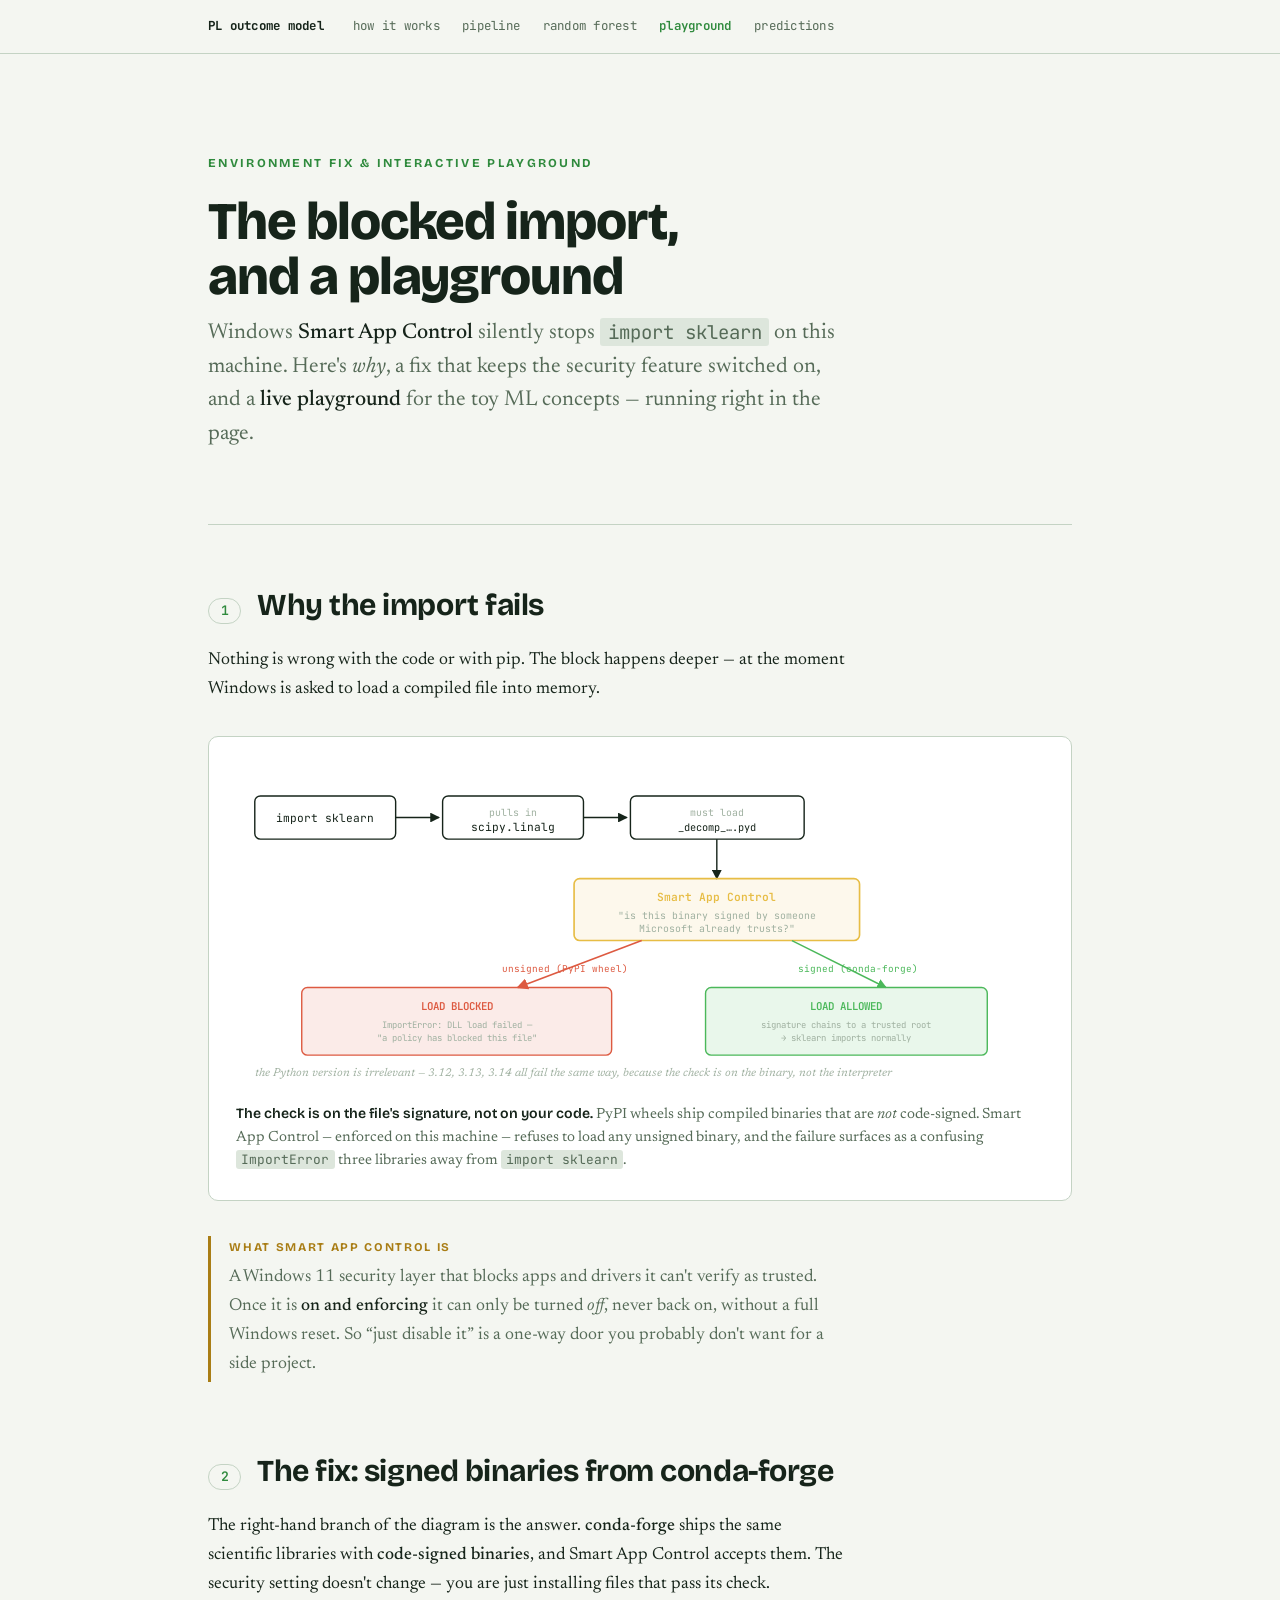
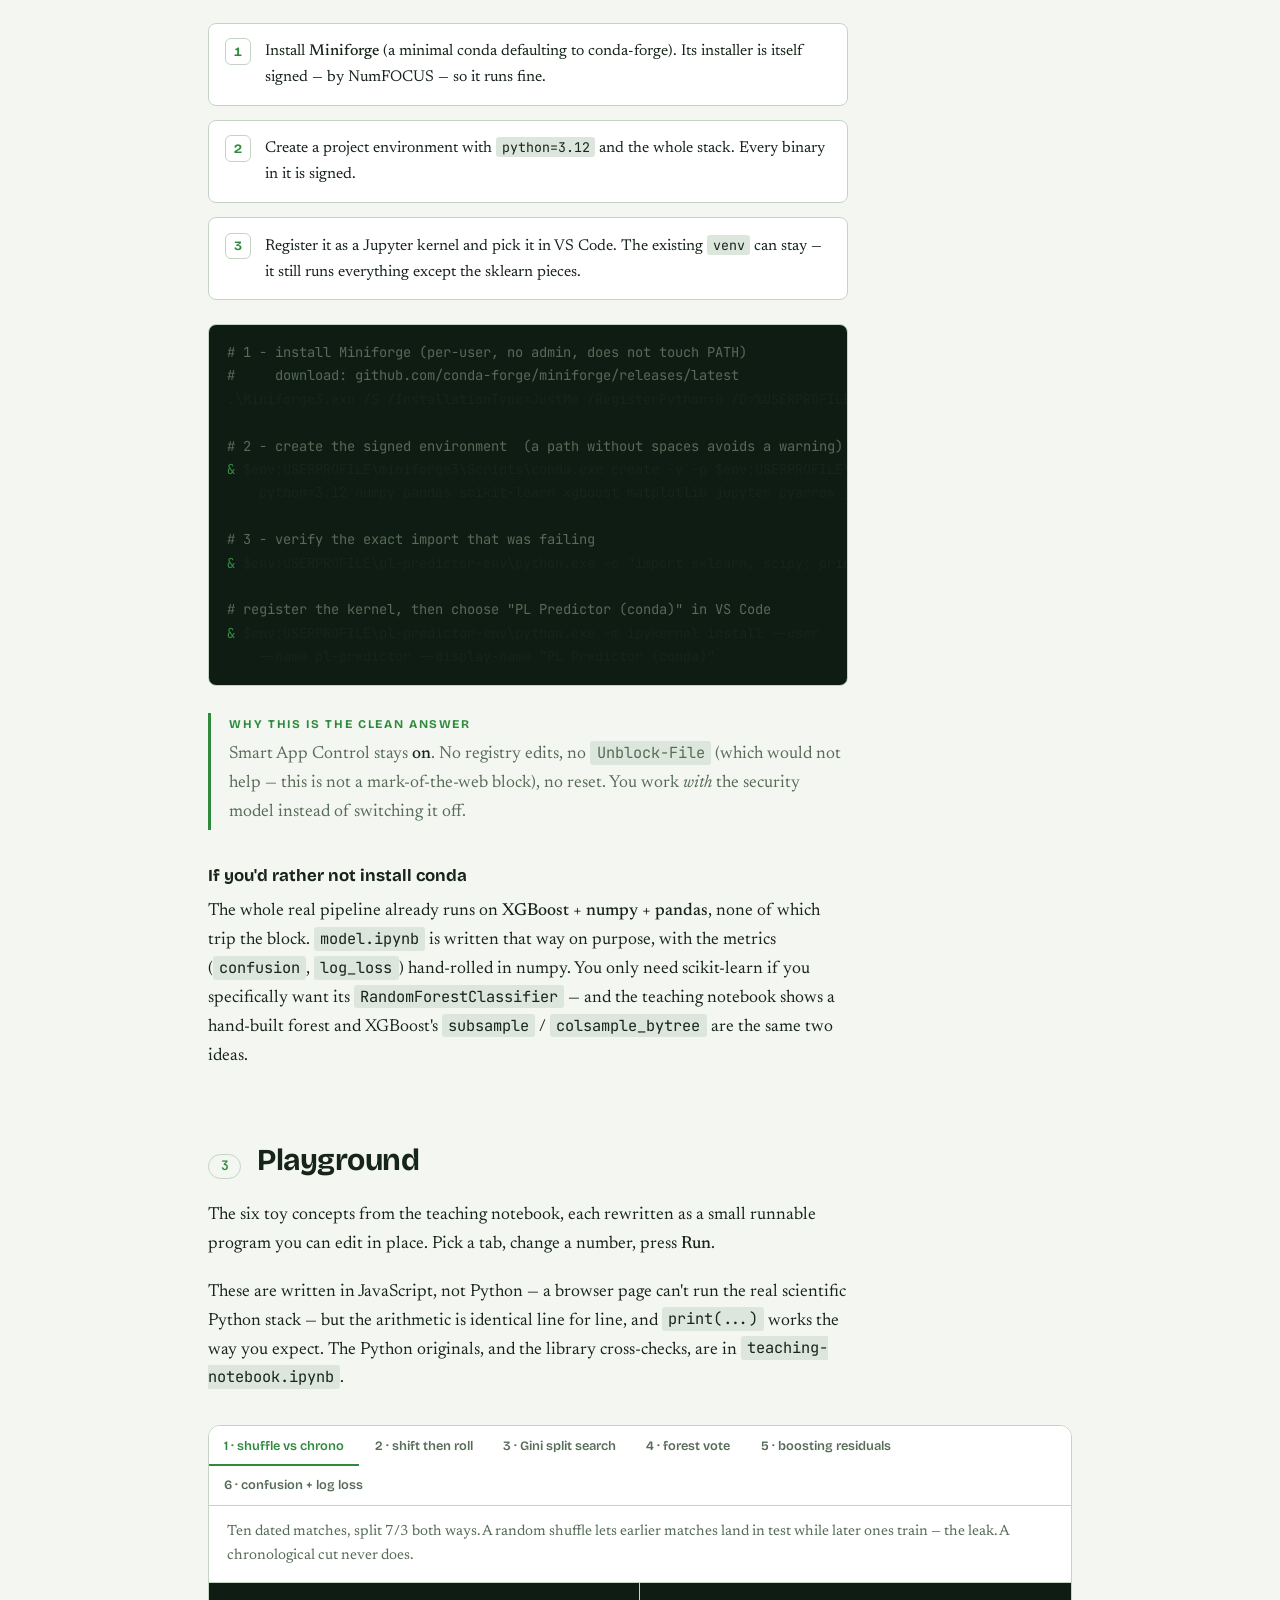
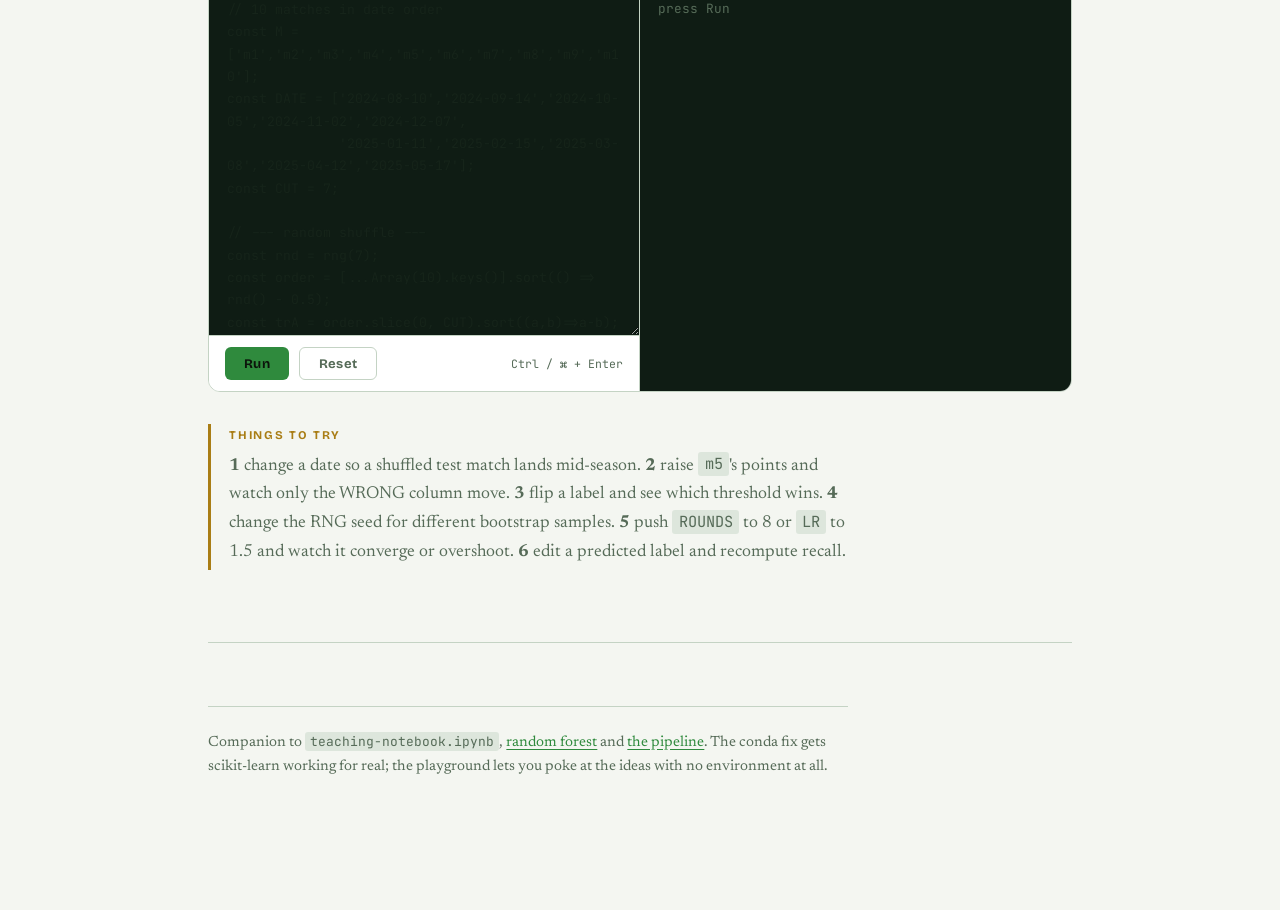
<file: playground.html>
<!doctype html>
<html lang="en">
<head>
<meta charset="utf-8">
<meta name="viewport" content="width=device-width, initial-scale=1">
<title>The Blocked Import, and a Playground</title>
<meta name="description" content="Why scikit-learn won't load under Smart App Control, the conda-forge fix that keeps security on, and a browser playground for the toy ML concepts.">
<link rel="preconnect" href="https://fonts.googleapis.com">
<link rel="preconnect" href="https://fonts.gstatic.com" crossorigin>
<link rel="stylesheet" href="https://fonts.googleapis.com/css2?family=Bricolage+Grotesque:opsz,wght@12..96,600;12..96,700;12..96,800&family=Newsreader:ital,opsz,wght@0,6..72,400;0,6..72,500;1,6..72,400&family=JetBrains+Mono:wght@400;500;600;700&display=swap">

<style>
  :root {
    --pitch: #10190f;
    --panel: #17231533;
    --panel-solid: #182616;
    --chalk: #eef2ea;
    --chalk-dim: #a0b1a1;
    --line: #37503c;
    --line-soft: #253a29;
    --turf: #4bb85a;
    --turf-deep: #2f8a3d;
    --amber: #e7bd45;
    --red: #dd5a41;
    --editor-bg: #0c140b;
    --measure: 40rem;
    --gutter: clamp(1.25rem, 4vw, 3rem);
    color-scheme: dark;
  }
  :root[data-theme="light"] {
    --pitch: #f4f6f1;
    --panel: #ffffff;
    --panel-solid: #ffffff;
    --chalk: #16241a;
    --chalk-dim: #566b58;
    --line: #c4d3c4;
    --line-soft: #dde6dc;
    --turf: #2f8a3d;
    --turf-deep: #236c2f;
    --amber: #a97d15;
    --red: #c0432c;
    --editor-bg: #0f1c14;
  }
  @media (prefers-color-scheme: light) {
    :root:not([data-theme="dark"]) {
      --pitch: #f4f6f1;
      --panel: #ffffff;
      --panel-solid: #ffffff;
      --chalk: #16241a;
      --chalk-dim: #566b58;
      --line: #c4d3c4;
      --line-soft: #dde6dc;
      --turf: #2f8a3d;
      --turf-deep: #236c2f;
      --amber: #a97d15;
      --red: #c0432c;
      --editor-bg: #0f1c14;
    }
  }

  * { box-sizing: border-box; }
  body {
    background: var(--pitch);
    color: var(--chalk);
    font-family: "Newsreader", Georgia, serif;
    font-size: 1.09rem;
    line-height: 1.66;
    margin: 0;
    -webkit-font-smoothing: antialiased;
  }
  .wrap { max-width: 60rem; margin: 0 auto; padding: 0 var(--gutter) 7rem; }
  .col { max-width: var(--measure); }

  h1, h2, h3, .eyebrow, .kicker, figcaption b, .tablabel, .btn, .step-n {
    font-family: "Bricolage Grotesque", "Helvetica Neue", Arial, sans-serif;
  }
  h1 {
    font-size: clamp(2.1rem, 5.5vw, 3.3rem);
    font-weight: 800;
    line-height: 1.05;
    letter-spacing: -0.02em;
    text-wrap: balance;
    margin: 0 0 0.8rem;
  }
  h2 {
    font-size: clamp(1.4rem, 3vw, 1.9rem);
    font-weight: 700;
    letter-spacing: -0.015em;
    line-height: 1.15;
    text-wrap: balance;
    margin: 0;
  }
  h3 { font-size: 1.05rem; font-weight: 700; margin: 2rem 0 0.5rem; }
  p { margin: 0 0 1.15rem; }
  strong { font-weight: 500; color: var(--chalk); }
  a { color: var(--turf); text-underline-offset: 3px; }

  .eyebrow {
    font-size: 0.76rem; font-weight: 700; letter-spacing: 0.19em;
    text-transform: uppercase; color: var(--turf); margin: 0 0 1.3rem;
  }
  .lede { font-size: clamp(1.15rem, 2.1vw, 1.35rem); line-height: 1.55; color: var(--chalk-dim); }
  .lede strong { color: var(--chalk); font-weight: 500; }

  header.hero {
    padding: clamp(3rem, 11vh, 6.5rem) 0 clamp(2rem, 6vh, 3.5rem);
    border-bottom: 1px solid var(--line);
    margin-bottom: clamp(2.5rem, 7vh, 4rem);
  }
  section { margin-bottom: clamp(3rem, 8vh, 5rem); }

  .part-head { display: flex; align-items: baseline; gap: 1rem; margin-bottom: 1.4rem; }
  .part-num {
    font-family: "JetBrains Mono", monospace; font-size: 0.82rem; font-weight: 600;
    color: var(--turf); border: 1px solid var(--line); border-radius: 999px;
    padding: 0.16rem 0.72rem; flex: none; line-height: 1.4;
  }

  figure {
    margin: 2rem 0 2.2rem;
    padding: clamp(1rem, 3vw, 1.7rem);
    background: var(--panel);
    border: 1px solid var(--line);
    border-radius: 10px;
    max-width: none;
  }
  figure svg { display: block; width: 100%; height: auto; }
  figcaption { margin-top: 1rem; font-size: 0.92rem; line-height: 1.55; color: var(--chalk-dim); }
  figcaption b { color: var(--chalk); font-weight: 600; font-size: 0.88rem; }
  .scroll-x { overflow-x: auto; }

  .callout {
    border-left: 3px solid var(--amber);
    padding: 0.15rem 0 0.15rem 1.15rem;
    margin: 1.7rem 0;
  }
  .callout.turf { border-left-color: var(--turf); }
  .callout .kicker {
    display: block; font-size: 0.74rem; font-weight: 700; letter-spacing: 0.14em;
    text-transform: uppercase; color: var(--amber); margin-bottom: 0.35rem;
  }
  .callout.turf .kicker { color: var(--turf); }
  .callout p { margin: 0; color: var(--chalk-dim); }
  .callout p strong { color: var(--chalk); }

  .steps { list-style: none; padding: 0; margin: 1.5rem 0; display: grid; gap: 0.9rem; }
  .steps li {
    display: grid; grid-template-columns: auto 1fr; gap: 0.9rem; align-items: start;
    padding: 0.9rem 1rem; background: var(--panel); border: 1px solid var(--line); border-radius: 8px;
  }
  .step-n {
    font-size: 0.8rem; font-weight: 700; color: var(--turf);
    border: 1px solid var(--line); border-radius: 6px; padding: 0.1rem 0.5rem;
    font-variant-numeric: tabular-nums;
  }
  .steps li p { margin: 0; font-size: 0.98rem; }
  .steps code { font-size: 0.85em; }

  pre.cmd {
    background: var(--editor-bg);
    border: 1px solid var(--line);
    border-radius: 8px;
    padding: 1rem 1.1rem;
    overflow-x: auto;
    font-family: "JetBrains Mono", monospace;
    font-size: 0.86rem;
    line-height: 1.7;
    color: var(--chalk);
    margin: 1.2rem 0;
  }
  pre.cmd .c { color: var(--chalk-dim); }
  pre.cmd .g { color: var(--turf); }
  code {
    font-family: "JetBrains Mono", monospace;
    font-size: 0.88em;
    background: var(--line-soft);
    padding: 0.08em 0.4em;
    border-radius: 3px;
  }

  .pg {
    margin: 2rem 0;
    border: 1px solid var(--line);
    border-radius: 12px;
    overflow: hidden;
    background: var(--panel-solid);
  }
  .pg-tabs { display: flex; flex-wrap: wrap; gap: 0; border-bottom: 1px solid var(--line); background: var(--panel); }
  .tablabel {
    appearance: none; border: none; background: none;
    color: var(--chalk-dim); cursor: pointer;
    padding: 0.7rem 0.95rem; font-size: 0.8rem; font-weight: 600;
    border-bottom: 2px solid transparent;
    white-space: nowrap;
  }
  .tablabel:hover { color: var(--chalk); }
  .tablabel[aria-selected="true"] { color: var(--turf); border-bottom-color: var(--turf); }

  .pg-desc {
    padding: 0.85rem 1.1rem;
    font-size: 0.92rem;
    color: var(--chalk-dim);
    border-bottom: 1px solid var(--line);
    background: var(--panel);
  }
  .pg-desc b { color: var(--chalk); font-weight: 600; font-family: "Bricolage Grotesque", sans-serif; }

  .pg-body { display: grid; grid-template-columns: 1fr; }
  @media (min-width: 56rem) { .pg-body { grid-template-columns: 1fr 1fr; } }

  .pg-editor { border-right: 1px solid var(--line); display: flex; flex-direction: column; }
  .pg-editor textarea {
    flex: 1;
    min-height: 22rem;
    resize: vertical;
    border: none;
    background: var(--editor-bg);
    color: var(--chalk);
    font-family: "JetBrains Mono", monospace;
    font-size: 0.82rem;
    line-height: 1.7;
    padding: 1rem 1.1rem;
    tab-size: 2;
  }
  .pg-editor textarea:focus { outline: 2px solid var(--turf); outline-offset: -2px; }

  .pg-run { display: flex; gap: 0.6rem; padding: 0.7rem 1rem; border-top: 1px solid var(--line); background: var(--panel); }
  .btn {
    appearance: none; cursor: pointer;
    background: var(--turf); color: #0c140b;
    border: none; border-radius: 6px;
    padding: 0.45rem 1.2rem; font-size: 0.82rem; font-weight: 700;
    letter-spacing: 0.02em;
  }
  .btn:hover { background: var(--turf-deep); color: var(--chalk); }
  .btn.ghost { background: none; color: var(--chalk-dim); border: 1px solid var(--line); }
  .btn.ghost:hover { color: var(--chalk); background: var(--line-soft); }
  .pg-kbd { margin-left: auto; align-self: center; font-family: "JetBrains Mono", monospace; font-size: 0.72rem; color: var(--chalk-dim); }

  .pg-out {
    background: var(--editor-bg);
    padding: 1rem 1.1rem;
    overflow: auto;
    max-height: 34rem;
    font-family: "JetBrains Mono", monospace;
    font-size: 0.8rem;
    line-height: 1.6;
    white-space: pre;
    color: var(--chalk);
    min-height: 22rem;
  }
  .pg-out .err { color: var(--red); }
  .pg-out .muted { color: var(--chalk-dim); }

  hr.rule { border: none; border-top: 1px solid var(--line); margin: 0 0 clamp(2.5rem, 7vh, 4rem); }
  .foot {
    margin-top: 3rem; padding-top: 1.5rem; border-top: 1px solid var(--line);
    font-size: 0.92rem; color: var(--chalk-dim);
  }
  :focus-visible { outline: 2px solid var(--turf); outline-offset: 3px; border-radius: 2px; }
  .reveal { opacity: 0; transform: translateY(14px); transition: opacity .5s, transform .5s; }
  .reveal.in { opacity: 1; transform: none; }
  @media (prefers-reduced-motion: reduce) { .reveal { opacity: 1; transform: none; transition: none; } }

  .sitenav { border-bottom: 1px solid var(--line); }
  .sitenav-inner { max-width: 60rem; margin: 0 auto; padding: 1rem var(--gutter);
    display: flex; flex-wrap: wrap; gap: .3rem 1.4rem; align-items: baseline; }
  .sitenav a { font-family: "JetBrains Mono", monospace; font-size: .78rem; letter-spacing: .02em;
    color: var(--chalk-dim); text-decoration: none; }
  .sitenav a:hover { color: var(--chalk); }
  .sitenav a[aria-current="page"] { color: var(--turf); font-weight: 600; }
  .sitenav .home { color: var(--chalk); font-weight: 700; margin-right: .4rem; }
</style>
</head>
<body>

<nav class="sitenav">
  <div class="sitenav-inner">
    <a class="home" href="index.html">PL outcome model</a>
    <a href="how-it-works.html">how it works</a>
    <a href="pipeline.html">pipeline</a>
    <a href="random-forest.html">random forest</a>
    <a href="playground.html" aria-current="page">playground</a>
    <a href="predictions.html">predictions</a>
  </div>
</nav>

<div class="wrap">

<header class="hero">
  <div class="col">
    <p class="eyebrow">Environment fix &amp; interactive playground</p>
    <h1>The blocked import, and a playground</h1>
    <p class="lede">Windows <strong>Smart App Control</strong> silently stops
    <code>import sklearn</code> on this machine. Here's <em>why</em>, a fix that keeps the
    security feature switched on, and a <strong>live playground</strong> for the toy ML
    concepts &mdash; running right in the page.</p>
  </div>
</header>

<!-- ================================================ 1 -->
<section>
  <div class="col reveal">
    <div class="part-head">
      <span class="part-num">1</span>
      <h2>Why the import fails</h2>
    </div>
    <p>Nothing is wrong with the code or with pip. The block happens deeper &mdash; at the
    moment Windows is asked to load a compiled file into memory.</p>
  </div>

  <figure class="reveal">
    <div class="scroll-x">
      <svg viewBox="0 0 860 344" role="img" aria-label="import sklearn triggers a chain of imports ending at a scipy .pyd binary. Windows Smart App Control checks that binary for a trusted signature; an unsigned PyPI wheel is blocked and the import fails, a signed conda-forge binary is allowed and sklearn imports.">
        <defs>
          <marker id="a1" viewBox="0 0 8 8" refX="7" refY="4" markerWidth="7" markerHeight="7" orient="auto-start-reverse">
            <path d="M0 0 L8 4 L0 8 z" fill="currentColor"/>
          </marker>
          <marker id="a1r" viewBox="0 0 8 8" refX="7" refY="4" markerWidth="7" markerHeight="7" orient="auto-start-reverse">
            <path d="M0 0 L8 4 L0 8 z" fill="#dd5a41"/>
          </marker>
          <marker id="a1g" viewBox="0 0 8 8" refX="7" refY="4" markerWidth="7" markerHeight="7" orient="auto-start-reverse">
            <path d="M0 0 L8 4 L0 8 z" fill="#4bb85a"/>
          </marker>
        </defs>

        <g font-family="JetBrains Mono, monospace" text-anchor="middle">
          <rect x="20" y="34" width="150" height="46" rx="6" fill="none" stroke="currentColor" stroke-width="1.5"/>
          <text x="95" y="62" font-size="12" fill="currentColor">import sklearn</text>

          <rect x="220" y="34" width="150" height="46" rx="6" fill="none" stroke="currentColor" stroke-width="1.5"/>
          <text x="295" y="55" font-size="10.5" fill="#a0b1a1">pulls in</text>
          <text x="295" y="71" font-size="12" fill="currentColor">scipy.linalg</text>

          <rect x="420" y="34" width="185" height="46" rx="6" fill="none" stroke="currentColor" stroke-width="1.5"/>
          <text x="512" y="55" font-size="10.5" fill="#a0b1a1">must load</text>
          <text x="512" y="71" font-size="11" fill="currentColor">_decomp_&hellip;.pyd</text>
        </g>
        <g stroke="currentColor" stroke-width="1.5" fill="none">
          <line x1="170" y1="57" x2="216" y2="57" marker-end="url(#a1)"/>
          <line x1="370" y1="57" x2="416" y2="57" marker-end="url(#a1)"/>
        </g>

        <line x1="512" y1="80" x2="512" y2="122" stroke="currentColor" stroke-width="1.5" fill="none" marker-end="url(#a1)"/>
        <g font-family="JetBrains Mono, monospace" text-anchor="middle">
          <rect x="360" y="122" width="304" height="66" rx="6" fill="#e7bd45" fill-opacity="0.10" stroke="#e7bd45" stroke-width="1.75"/>
          <text x="512" y="146" font-size="12" fill="#e7bd45" font-weight="600">Smart App Control</text>
          <text x="512" y="165" font-size="10.5" fill="#a0b1a1">"is this binary signed by someone</text>
          <text x="512" y="179" font-size="10.5" fill="#a0b1a1">Microsoft already trusts?"</text>
        </g>

        <path d="M432 188 L300 238" stroke="#dd5a41" stroke-width="1.75" fill="none" marker-end="url(#a1r)"/>
        <path d="M592 188 L692 238" stroke="#4bb85a" stroke-width="1.5" fill="none" marker-end="url(#a1g)"/>
        <text x="350" y="222" font-family="JetBrains Mono, monospace" font-size="10" fill="#dd5a41" text-anchor="middle">unsigned (PyPI wheel)</text>
        <text x="662" y="222" font-family="JetBrains Mono, monospace" font-size="10" fill="#4bb85a" text-anchor="middle">signed (conda-forge)</text>

        <g font-family="JetBrains Mono, monospace" text-anchor="middle">
          <rect x="70" y="238" width="330" height="72" rx="6" fill="#dd5a41" fill-opacity="0.12" stroke="#dd5a41" stroke-width="1.5"/>
          <text x="235" y="262" font-size="11.5" fill="#dd5a41" font-weight="600">LOAD BLOCKED</text>
          <text x="235" y="281" font-size="9.5" fill="#a0b1a1">ImportError: DLL load failed &mdash;</text>
          <text x="235" y="295" font-size="9.5" fill="#a0b1a1">"a policy has blocked this file"</text>

          <rect x="500" y="238" width="300" height="72" rx="6" fill="#4bb85a" fill-opacity="0.12" stroke="#4bb85a" stroke-width="1.5"/>
          <text x="650" y="262" font-size="11.5" fill="#4bb85a" font-weight="600">LOAD ALLOWED</text>
          <text x="650" y="281" font-size="9.5" fill="#a0b1a1">signature chains to a trusted root</text>
          <text x="650" y="295" font-size="9.5" fill="#a0b1a1">&rarr; sklearn imports normally</text>
        </g>

        <text x="20" y="332" font-family="Newsreader, serif" font-style="italic" font-size="12" fill="#a0b1a1">
          the Python version is irrelevant &mdash; 3.12, 3.13, 3.14 all fail the same way, because the check is on the binary, not the interpreter
        </text>
      </svg>
    </div>
    <figcaption><b>The check is on the file's signature, not on your code.</b> PyPI wheels
    ship compiled binaries that are <em>not</em> code-signed. Smart App Control &mdash;
    enforced on this machine &mdash; refuses to load any unsigned binary, and the failure
    surfaces as a confusing <code>ImportError</code> three libraries away from
    <code>import sklearn</code>.</figcaption>
  </figure>

  <div class="col reveal">
    <div class="callout">
      <span class="kicker">What Smart App Control is</span>
      <p>A Windows 11 security layer that blocks apps and drivers it can't verify as
      trusted. Once it is <strong>on and enforcing</strong> it can only be turned
      <em>off</em>, never back on, without a full Windows reset. So &ldquo;just disable
      it&rdquo; is a one-way door you probably don't want for a side project.</p>
    </div>
  </div>
</section>

<!-- ================================================ 2 -->
<section>
  <div class="col reveal">
    <div class="part-head">
      <span class="part-num">2</span>
      <h2>The fix: signed binaries from conda-forge</h2>
    </div>
    <p>The right-hand branch of the diagram is the answer. <strong>conda-forge</strong>
    ships the same scientific libraries with <strong>code-signed binaries</strong>, and
    Smart App Control accepts them. The security setting doesn't change &mdash; you are just
    installing files that pass its check.</p>

    <ol class="steps">
      <li>
        <span class="step-n">1</span>
        <p>Install <strong>Miniforge</strong> (a minimal conda defaulting to conda-forge).
        Its installer is itself signed &mdash; by NumFOCUS &mdash; so it runs fine.</p>
      </li>
      <li>
        <span class="step-n">2</span>
        <p>Create a project environment with <code>python=3.12</code> and the whole stack.
        Every binary in it is signed.</p>
      </li>
      <li>
        <span class="step-n">3</span>
        <p>Register it as a Jupyter kernel and pick it in VS Code. The existing
        <code>venv</code> can stay &mdash; it still runs everything except the sklearn
        pieces.</p>
      </li>
    </ol>

    <pre class="cmd"><span class="c"># 1 - install Miniforge (per-user, no admin, does not touch PATH)</span>
<span class="c">#     download: github.com/conda-forge/miniforge/releases/latest</span>
.\Miniforge3.exe /S /InstallationType=JustMe /RegisterPython=0 /D=%USERPROFILE%\miniforge3

<span class="c"># 2 - create the signed environment  (a path without spaces avoids a warning)</span>
<span class="g">&</span> $env:USERPROFILE\miniforge3\Scripts\conda.exe create -y -p $env:USERPROFILE\pl-predictor-env `
    python=3.12 numpy pandas scikit-learn xgboost matplotlib jupyter pyarrow joblib

<span class="c"># 3 - verify the exact import that was failing</span>
<span class="g">&</span> $env:USERPROFILE\pl-predictor-env\python.exe -c "import sklearn, scipy; print(sklearn.__version__)"

<span class="c"># register the kernel, then choose "PL Predictor (conda)" in VS Code</span>
<span class="g">&</span> $env:USERPROFILE\pl-predictor-env\python.exe -m ipykernel install --user `
    --name pl-predictor --display-name "PL Predictor (conda)"</pre>

    <div class="callout turf">
      <span class="kicker">Why this is the clean answer</span>
      <p>Smart App Control stays <strong>on</strong>. No registry edits, no
      <code>Unblock-File</code> (which would not help &mdash; this is not a
      mark-of-the-web block), no reset. You work <em>with</em> the security model instead of
      switching it off.</p>
    </div>

    <h3>If you'd rather not install conda</h3>
    <p>The whole real pipeline already runs on <strong>XGBoost + numpy + pandas</strong>,
    none of which trip the block. <code>model.ipynb</code> is written that way on purpose,
    with the metrics (<code>confusion</code>, <code>log_loss</code>) hand-rolled in numpy.
    You only need scikit-learn if you specifically want its
    <code>RandomForestClassifier</code> &mdash; and the teaching notebook shows a hand-built
    forest and XGBoost's <code>subsample</code> / <code>colsample_bytree</code> are the same
    two ideas.</p>
  </div>
</section>

<!-- ================================================ 3 -->
<section>
  <div class="col reveal">
    <div class="part-head">
      <span class="part-num">3</span>
      <h2>Playground</h2>
    </div>
    <p>The six toy concepts from the teaching notebook, each rewritten as a small runnable
    program you can edit in place. Pick a tab, change a number, press <strong>Run</strong>.</p>
    <p>These are written in JavaScript, not Python &mdash; a browser page can't run the real
    scientific Python stack &mdash; but the arithmetic is identical line for line, and
    <code>print(...)</code> works the way you expect. The Python originals, and the
    library cross-checks, are in <code>teaching-notebook.ipynb</code>.</p>
  </div>

  <div class="pg reveal" id="pg">
    <div class="pg-tabs" id="pgTabs" role="tablist"></div>
    <div class="pg-desc" id="pgDesc"></div>
    <div class="pg-body">
      <div class="pg-editor">
        <textarea id="pgCode" spellcheck="false" aria-label="code editor"></textarea>
        <div class="pg-run">
          <button class="btn" id="pgRun">Run</button>
          <button class="btn ghost" id="pgReset">Reset</button>
          <span class="pg-kbd">Ctrl / &#8984; + Enter</span>
        </div>
      </div>
      <div class="pg-out" id="pgOut"><span class="muted">output appears here</span></div>
    </div>
  </div>

  <div class="col reveal">
    <div class="callout">
      <span class="kicker">Things to try</span>
      <p><b>1</b> change a date so a shuffled test match lands mid-season.
      <b>2</b> raise <code>m5</code>'s points and watch only the WRONG column move.
      <b>3</b> flip a label and see which threshold wins.
      <b>4</b> change the RNG seed for different bootstrap samples.
      <b>5</b> push <code>ROUNDS</code> to 8 or <code>LR</code> to 1.5 and watch it converge or overshoot.
      <b>6</b> edit a predicted label and recompute recall.</p>
    </div>
  </div>
</section>

<hr class="rule">
<div class="col foot">
  <p>Companion to <code>teaching-notebook.ipynb</code>,
  <a href="random-forest.html">random forest</a> and <a href="pipeline.html">the pipeline</a>.
  The conda fix gets scikit-learn working for real; the playground lets you poke at the ideas
  with no environment at all.</p>
</div>

</div>

<script>
(function () {
  // ---- tiny helpers exposed to snippet code ----
  function mean(a) { return a.reduce(function (s, x) { return s + x; }, 0) / a.length; }
  function sum(a) { return a.reduce(function (s, x) { return s + x; }, 0); }
  function round(x, n) { n = n == null ? 3 : n; var p = Math.pow(10, n); return Math.round(x * p) / p; }
  function counts(arr) { var m = {}; arr.forEach(function (v) { m[v] = (m[v] || 0) + 1; }); return m; }
  function mode(arr) {
    var c = counts(arr), best = null, bn = -1;
    Object.keys(c).forEach(function (k) { if (c[k] > bn) { bn = c[k]; best = k; } });
    return best;
  }
  function gini(labels) {
    var n = labels.length; if (!n) return 0;
    var c = counts(labels), t = 0;
    Object.keys(c).forEach(function (k) { var p = c[k] / n; t += p * p; });
    return 1 - t;
  }
  // a fixed-seed RNG (mulberry32) so "seed" is reproducible
  function rng(seed) {
    return function () {
      seed |= 0; seed = seed + 0x6D2B79F5 | 0;
      var t = Math.imul(seed ^ seed >>> 15, 1 | seed);
      t = t + Math.imul(t ^ t >>> 7, 61 | t) ^ t;
      return ((t ^ t >>> 14) >>> 0) / 4294967296;
    };
  }
  function randint(rnd, lo, hi, k) {         // k ints in [lo, hi)
    var out = [];
    for (var i = 0; i < k; i++) out.push(lo + Math.floor(rnd() * (hi - lo)));
    return out;
  }
  function fmt(x, w, d) {                     // right-aligned fixed
    var s = (typeof x === "number") ? (d == null ? String(x) : x.toFixed(d)) : String(x);
    while (s.length < (w || 0)) s = " " + s;
    return s;
  }

  // ---- snippets: {name, desc, code} ----
  var SNIPPETS = [
    {
      name: "1 · shuffle vs chrono",
      desc: "Ten dated matches, split 7/3 both ways. A random shuffle lets earlier matches land in test while later ones train \u2014 the leak. A chronological cut never does.",
      code:
"// 10 matches in date order\n" +
"const M = ['m1','m2','m3','m4','m5','m6','m7','m8','m9','m10'];\n" +
"const DATE = ['2024-08-10','2024-09-14','2024-10-05','2024-11-02','2024-12-07',\n" +
"              '2025-01-11','2025-02-15','2025-03-08','2025-04-12','2025-05-17'];\n" +
"const CUT = 7;\n" +
"\n" +
"// --- random shuffle ---\n" +
"const rnd = rng(7);\n" +
"const order = [...Array(10).keys()].sort(() => rnd() - 0.5);\n" +
"const trA = order.slice(0, CUT).sort((a,b)=>a-b);\n" +
"const teA = order.slice(CUT).sort((a,b)=>a-b);\n" +
"const latestTrain = Math.max(...trA);\n" +
"const leak = teA.filter(i => i < latestTrain).length;\n" +
"print('SHUFFLE');\n" +
"print('  train rows :', trA.map(i=>M[i]).join(' '));\n" +
"print('  test  rows :', teA.map(i=>M[i]).join(' '));\n" +
"print('  latest train date :', DATE[latestTrain]);\n" +
"print('  earliest test date:', DATE[Math.min(...teA)]);\n" +
"print('  test matches BEFORE last train match:', leak, leak ? '  <-- LEAK' : '');\n" +
"\n" +
"// --- chronological ---\n" +
"const trB = [...Array(CUT).keys()];\n" +
"const teB = [...Array(10).keys()].slice(CUT);\n" +
"print('\\nCHRONO');\n" +
"print('  train rows :', trB.map(i=>M[i]).join(' '));\n" +
"print('  test  rows :', teB.map(i=>M[i]).join(' '));\n" +
"print('  latest train date :', DATE[CUT-1]);\n" +
"print('  earliest test date:', DATE[CUT]);\n" +
"print('  test matches BEFORE last train match:', 0, '  <-- none');\n"
    },
    {
      name: "2 · shift then roll",
      desc: "One team, 6 matches. rolling(3) used directly includes the current match. shift(1) first moves it out of its own window \u2014 the answer stops being an input.",
      code:
"const points = [1, 0, 3, 0, 3, 3];   // draw, loss, win, loss, win, win\n" +
"const W = 3;\n" +
"\n" +
"function rollMean(arr, w, shift) {\n" +
"  return arr.map((_, i) => {\n" +
"    const end = shift ? i : i + 1;         // shift(1) => window ends BEFORE row i\n" +
"    const start = Math.max(0, end - w);\n" +
"    const win = arr.slice(start, end);\n" +
"    return win.length ? round(mean(win)) : NaN;\n" +
"  });\n" +
"}\n" +
"\n" +
"const wrong = rollMean(points, W, false);\n" +
"const right = rollMean(points, W, true);\n" +
"\n" +
"print('match  points  roll_WRONG  roll_RIGHT');\n" +
"points.forEach((p, i) => print(\n" +
"  '  m' + (i+1) + fmt(p, 7) + fmt(wrong[i], 12) + fmt(right[i], 12)));\n" +
"\n" +
"const row = 4;   // m5\n" +
"const wWin = points.slice(row - W + 1, row + 1);\n" +
"const rWin = points.slice(row - W, row);\n" +
"print('\\nrow ' + row + ' (m5, points = ' + points[row] + ')');\n" +
"print('  WRONG window [' + wWin + '] -> ' + round(mean(wWin)) + '   contains m5 itself');\n" +
"print('  RIGHT window [' + rWin + '] -> ' + round(mean(rWin)) + '   m2, m3, m4 only');\n"
    },
    {
      name: "3 · Gini split search",
      desc: "8 rows, one feature, 3 classes. For every midpoint threshold, compute the size-weighted Gini of the two child piles. The tree keeps the largest drop from the parent \u2014 the gain.",
      code:
"const X = [-120,-80,-30,-10, 20, 60, 90, 140];\n" +
"const Y = ['A','A','D','A','D','H','H','H'];\n" +
"\n" +
"const parent = gini(Y);\n" +
"print('parent pile: ' + JSON.stringify(counts(Y)) + '   Gini = ' + round(parent, 4) + '\\n');\n" +
"\n" +
"const vals = [...new Set(X)].sort((a,b)=>a-b);\n" +
"const mids = vals.slice(1).map((v, i) => (v + vals[i]) / 2);\n" +
"\n" +
"print('threshold   nL nR   Gini_L  Gini_R   weighted   gain');\n" +
"let best = null;\n" +
"for (const t of mids) {\n" +
"  const L = Y.filter((_, i) => X[i] <= t);\n" +
"  const R = Y.filter((_, i) => X[i] >  t);\n" +
"  const w = L.length/Y.length*gini(L) + R.length/Y.length*gini(R);\n" +
"  const gain = parent - w;\n" +
"  if (!best || gain > best.gain) best = { t, gain };\n" +
"  print('  <= ' + fmt(t, 5) + '   ' + fmt(L.length,2) + ' ' + fmt(R.length,2) +\n" +
"        '   ' + fmt(gini(L),6,3) + '  ' + fmt(gini(R),6,3) +\n" +
"        '   ' + fmt(w,8,4) + '  ' + fmt(gain,6,4));\n" +
"}\n" +
"print('\\nbest split: elo_diff <= ' + best.t + '   gain ' + round(best.gain, 4));\n"
    },
    {
      name: "4 · forest vote",
      desc: "5 depth-1 trees, each fit to a different bootstrap sample (draw 10 rows with replacement) of the same 10-row data. Each votes on one holdout match; the majority wins.",
      code:
"const X = [-120,-95,-60,-30,-10, 15, 45, 70, 105, 150];\n" +
"const Y = ['A','A','D','A','D','H','D','H','H','H'];\n" +
"const holdoutX = 35, holdoutY = 'H';\n" +
"\n" +
"function stump(idx) {                       // idx = row indices of this sample\n" +
"  const x = idx.map(i => X[i]), y = idx.map(i => Y[i]);\n" +
"  const gp = gini(y);\n" +
"  const vals = [...new Set(x)].sort((a,b)=>a-b);\n" +
"  let best = null;\n" +
"  for (let k = 1; k < vals.length; k++) {\n" +
"    const t = (vals[k] + vals[k-1]) / 2;\n" +
"    const yl = y.filter((_, i) => x[i] <= t);\n" +
"    const yr = y.filter((_, i) => x[i] >  t);\n" +
"    if (!yl.length || !yr.length) continue;\n" +
"    const gain = gp - (yl.length/y.length*gini(yl) + yr.length/y.length*gini(yr));\n" +
"    if (!best || gain > best.gain)\n" +
"      best = { t, gain, labL: mode(yl), labR: mode(yr) };\n" +
"  }\n" +
"  return best;\n" +
"}\n" +
"\n" +
"const rnd = rng(11);\n" +
"const votes = [];\n" +
"for (let i = 1; i <= 5; i++) {\n" +
"  const idx = randint(rnd, 0, 10, 10);           // WITH replacement\n" +
"  const s = stump(idx);\n" +
"  const v = holdoutX <= s.t ? s.labL : s.labR;\n" +
"  votes.push(v);\n" +
"  const distinct = new Set(idx).size;\n" +
"  print('tree ' + i + ': ' + distinct + '/10 rows | rule elo<= ' +\n" +
"        s.t + ' -> ' + s.labL + ' else ' + s.labR + ' | vote ' + v);\n" +
"}\n" +
"const tally = counts(votes);\n" +
"print('\\nvotes: ' + votes.join(' '));\n" +
"print('tally: ' + JSON.stringify(tally));\n" +
"print('forest says ' + mode(votes) + '   (actual ' + holdoutY + ')');\n"
    },
    {
      name: "5 · boosting residuals",
      desc: "Start from the mean. Each round fits a depth-1 tree to the residual \u2014 what the model so far still gets wrong \u2014 scaled by the learning rate. Watch the squared error fall.",
      code:
"const X = [-100,-60,-20, 10, 50, 90];\n" +
"const Y = [  -2, -1,  0,  0,  1,  2];\n" +
"const LR = 0.5, ROUNDS = 3;\n" +
"\n" +
"function stumpReg(x, r) {                   // depth-1 regression tree on residual r\n" +
"  const vals = [...new Set(x)].sort((a,b)=>a-b);\n" +
"  let best = null;\n" +
"  for (let k = 1; k < vals.length; k++) {\n" +
"    const t = (vals[k] + vals[k-1]) / 2;\n" +
"    const rl = r.filter((_, i) => x[i] <= t);\n" +
"    const rr = r.filter((_, i) => x[i] >  t);\n" +
"    if (!rl.length || !rr.length) continue;\n" +
"    const pl = mean(rl), pr = mean(rr);\n" +
"    const sse = sum(rl.map(v => (v-pl)**2)) + sum(rr.map(v => (v-pr)**2));\n" +
"    if (!best || sse < best.sse) best = { t, pl, pr, sse };\n" +
"  }\n" +
"  return best;\n" +
"}\n" +
"\n" +
"let F = Y.map(() => mean(Y));\n" +
"const sse = f => round(sum(f.map((v, i) => (Y[i]-v)**2)), 4);\n" +
"print('round 0  pred [' + F.map(v=>round(v)) + ']  resid [' +\n" +
"      F.map((v,i)=>round(Y[i]-v)) + ']  SSE ' + sse(F));\n" +
"\n" +
"for (let k = 1; k <= ROUNDS; k++) {\n" +
"  const r = F.map((v, i) => Y[i] - v);\n" +
"  const s = stumpReg(X, r);\n" +
"  F = F.map((v, i) => v + LR * (X[i] <= s.t ? s.pl : s.pr));\n" +
"  print('round ' + k + '  fit to resid [' + r.map(v=>round(v)) + ']');\n" +
"  print('         new pred [' + F.map(v=>round(v)) + ']  new resid [' +\n" +
"        F.map((v,i)=>round(Y[i]-v)) + ']  SSE ' + sse(F));\n" +
"}\n"
    },
    {
      name: "6 · confusion + log loss",
      desc: "12 true/predicted labels. Count the 3\u00d73 matrix by hand, read recall and precision off it, then grade the probabilities with log loss. Accuracy hides that draws are the weak class.",
      code:
"const LAB = ['H','D','A'];\n" +
"const ix = { H: 0, D: 1, A: 2 };\n" +
"const yTrue = ['H','H','H','H','H','D','D','D','A','A','A','A'];\n" +
"const yPred = ['H','H','H','A','D','H','A','D','A','A','H','A'];\n" +
"\n" +
"const cm = [[0,0,0],[0,0,0],[0,0,0]];\n" +
"yTrue.forEach((t, i) => cm[ix[t]][ix[yPred[i]]]++);\n" +
"\n" +
"print('           pred H  pred D  pred A');\n" +
"LAB.forEach((l, i) =>\n" +
"  print('  actual ' + l + fmt(cm[i][0],5) + fmt(cm[i][1],8) + fmt(cm[i][2],8)));\n" +
"const correct = cm[0][0] + cm[1][1] + cm[2][2];\n" +
"print('  accuracy ' + correct + '/12 = ' + round(correct/12, 3));\n" +
"\n" +
"LAB.forEach((l, i) => {\n" +
"  const rowSum = cm[i][0]+cm[i][1]+cm[i][2];\n" +
"  const colSum = cm[0][i]+cm[1][i]+cm[2][i];\n" +
"  print('  ' + l + ': recall ' + round(cm[i][i]/rowSum, 3) +\n" +
"        '   precision ' + round(cm[i][i]/colSum, 3));\n" +
"});\n" +
"\n" +
"const proba = [\n" +
"  [.70,.20,.10],[.55,.25,.20],[.45,.30,.25],[.30,.25,.45],\n" +
"  [.40,.35,.25],[.50,.30,.20],[.25,.30,.45],[.30,.40,.30],\n" +
"  [.20,.25,.55],[.15,.20,.65],[.45,.30,.25],[.25,.25,.50]];\n" +
"const loss = yTrue.map((t, i) => -Math.log(proba[i][ix[t]]));\n" +
"print('\\nlog loss = ' + round(mean(loss), 4) +\n" +
"      '   (uniform 1/3 guess scores ' + round(-Math.log(1/3), 4) + ')');\n"
    }
  ];

  // ---- wiring ----
  var tabs = document.getElementById("pgTabs");
  var descEl = document.getElementById("pgDesc");
  var codeEl = document.getElementById("pgCode");
  var outEl = document.getElementById("pgOut");
  var runBtn = document.getElementById("pgRun");
  var resetBtn = document.getElementById("pgReset");
  var active = 0;

  SNIPPETS.forEach(function (s, i) {
    var b = document.createElement("button");
    b.className = "tablabel";
    b.textContent = s.name;
    b.setAttribute("role", "tab");
    b.setAttribute("aria-selected", i === 0 ? "true" : "false");
    b.addEventListener("click", function () { select(i); });
    tabs.appendChild(b);
  });

  function select(i) {
    active = i;
    Array.prototype.forEach.call(tabs.children, function (b, j) {
      b.setAttribute("aria-selected", j === i ? "true" : "false");
    });
    descEl.textContent = SNIPPETS[i].desc;
    codeEl.value = SNIPPETS[i].code;
    outEl.innerHTML = '<span class="muted">press Run</span>';
  }

  resetBtn.addEventListener("click", function () { select(active); });

  codeEl.addEventListener("keydown", function (e) {
    if (e.key === "Tab") {
      e.preventDefault();
      var s = this.selectionStart;
      this.value = this.value.slice(0, s) + "  " + this.value.slice(this.selectionEnd);
      this.selectionStart = this.selectionEnd = s + 2;
    }
    if (e.key === "Enter" && (e.ctrlKey || e.metaKey)) { e.preventDefault(); run(); }
  });

  function run() {
    var lines = [];
    function print() {
      lines.push(Array.prototype.map.call(arguments, function (a) {
        return typeof a === "object" ? JSON.stringify(a) : String(a);
      }).join(" "));
    }
    try {
      var fn = new Function(
        "print", "mean", "sum", "round", "counts", "mode", "gini",
        "rng", "randint", "fmt",
        '"use strict";\n' + codeEl.value
      );
      fn(print, mean, sum, round, counts, mode, gini, rng, randint, fmt);
      outEl.textContent = lines.join("\n") || "(no output)";
    } catch (err) {
      outEl.innerHTML = "";
      var pre = document.createTextNode(lines.join("\n") + (lines.length ? "\n\n" : ""));
      var e = document.createElement("span");
      e.className = "err";
      e.textContent = String(err);
      outEl.appendChild(pre);
      outEl.appendChild(e);
    }
  }

  runBtn.addEventListener("click", run);
  select(0);

  // ---- scroll reveal ----
  var reduce = window.matchMedia && window.matchMedia("(prefers-reduced-motion: reduce)").matches;
  if (reduce) {
    document.querySelectorAll(".reveal").forEach(function (el) { el.classList.add("in"); });
  } else {
    var io = new IntersectionObserver(function (entries) {
      entries.forEach(function (e) { if (e.isIntersecting) { e.target.classList.add("in"); io.unobserve(e.target); } });
    }, { threshold: 0.08 });
    document.querySelectorAll(".reveal").forEach(function (el) { io.observe(el); });
  }
})();
</script>

</body>
</html>
</file>
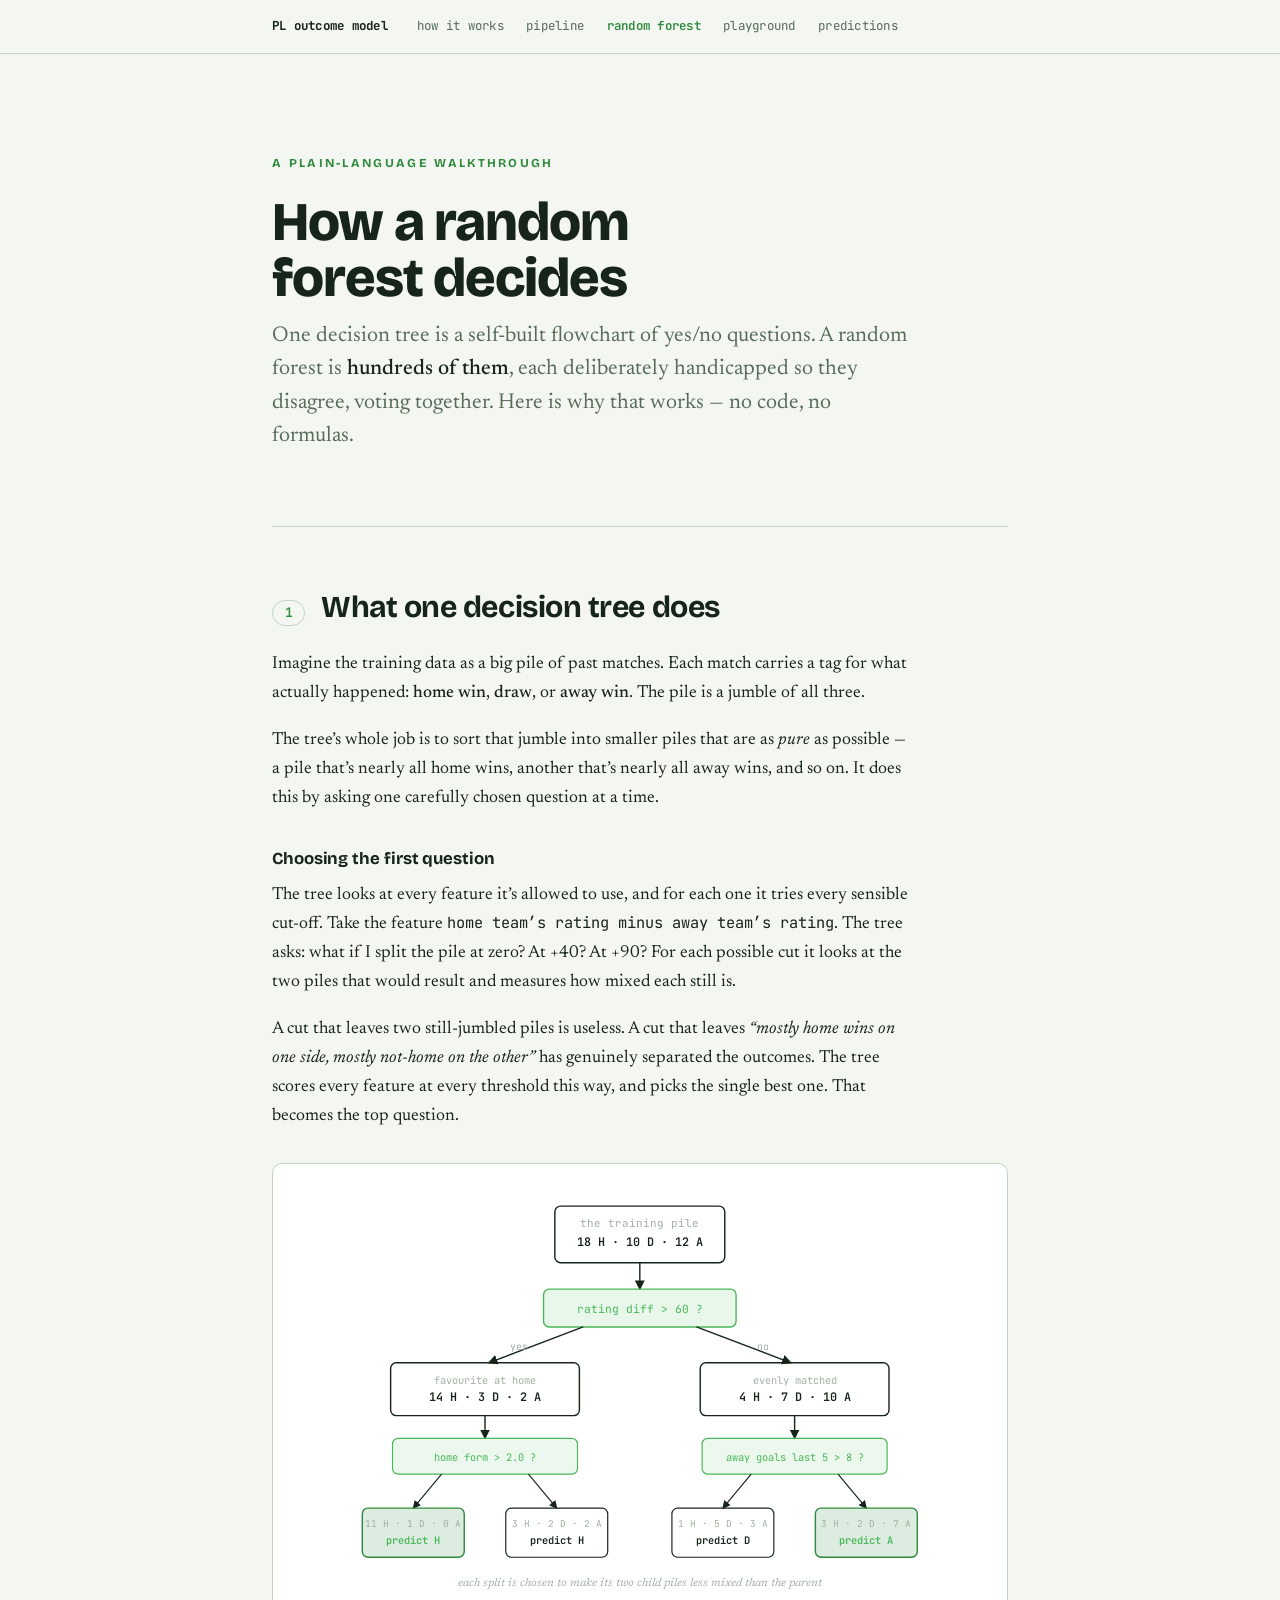
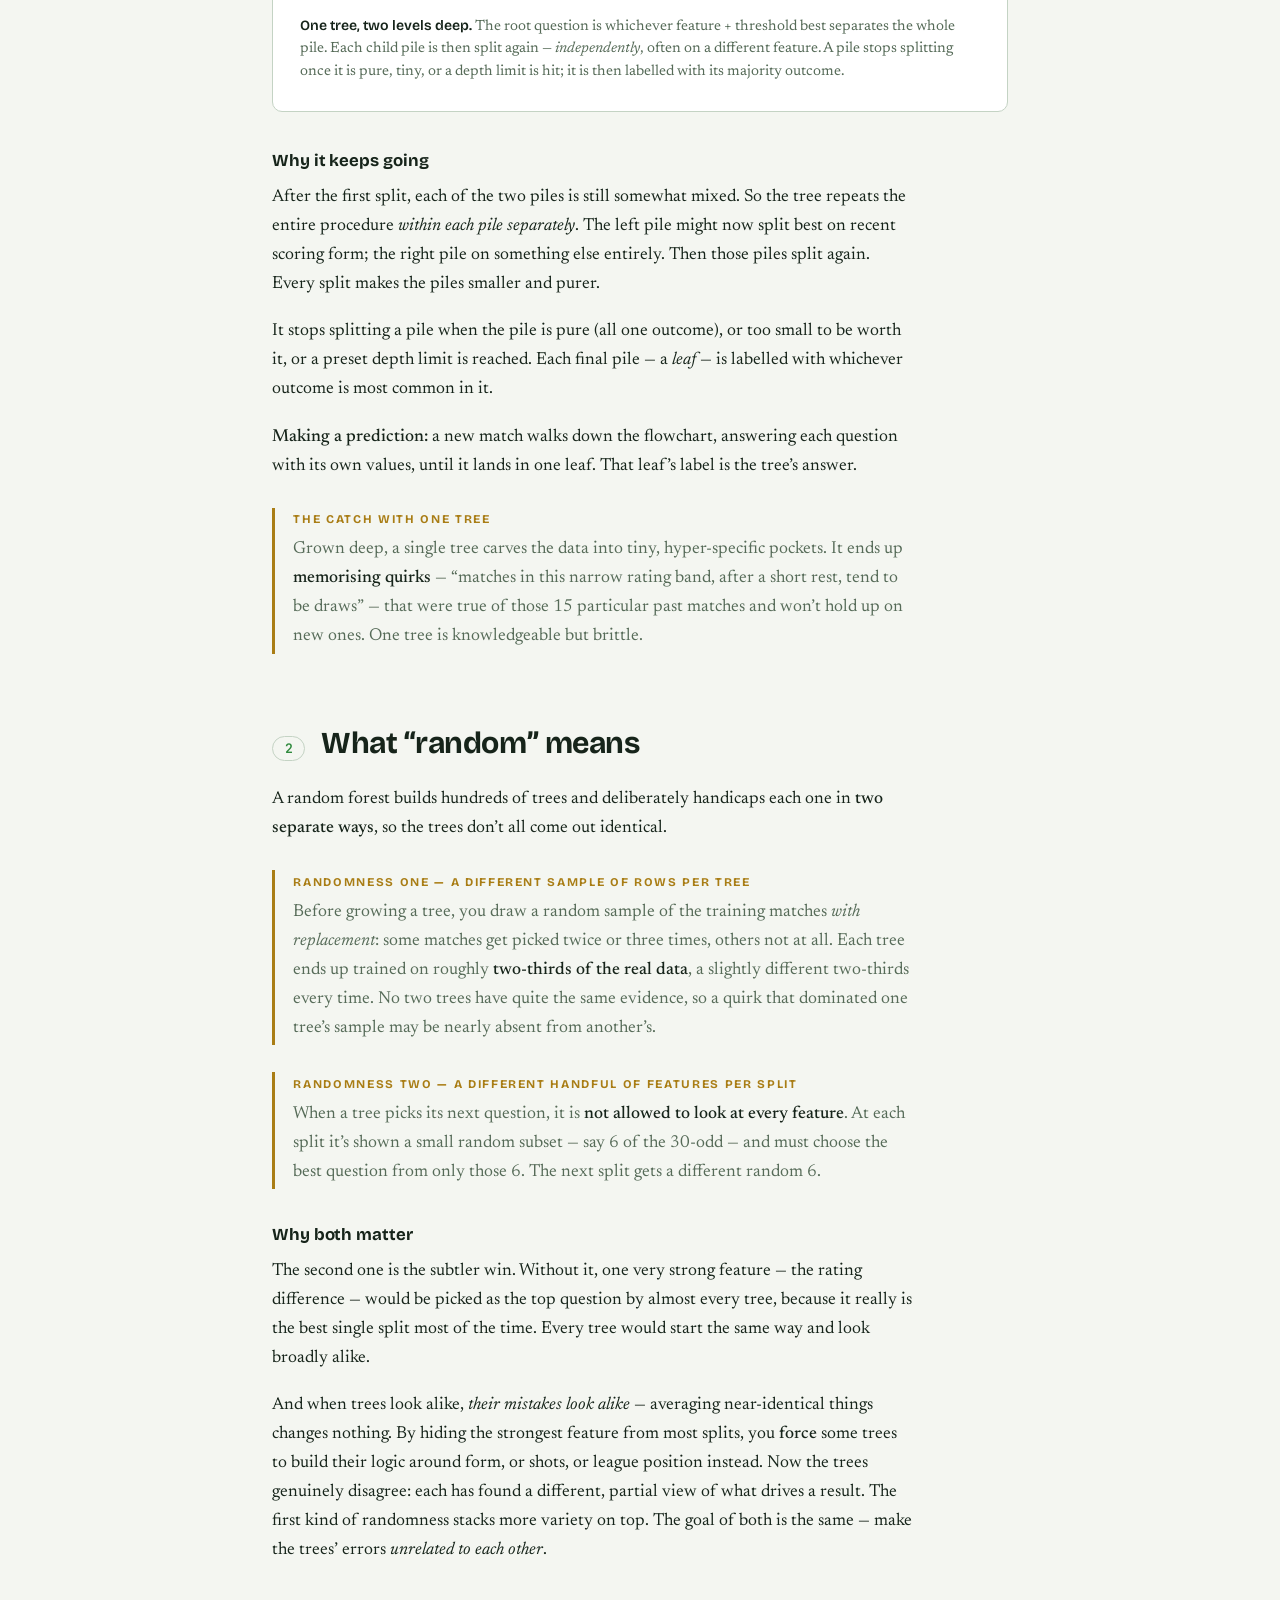
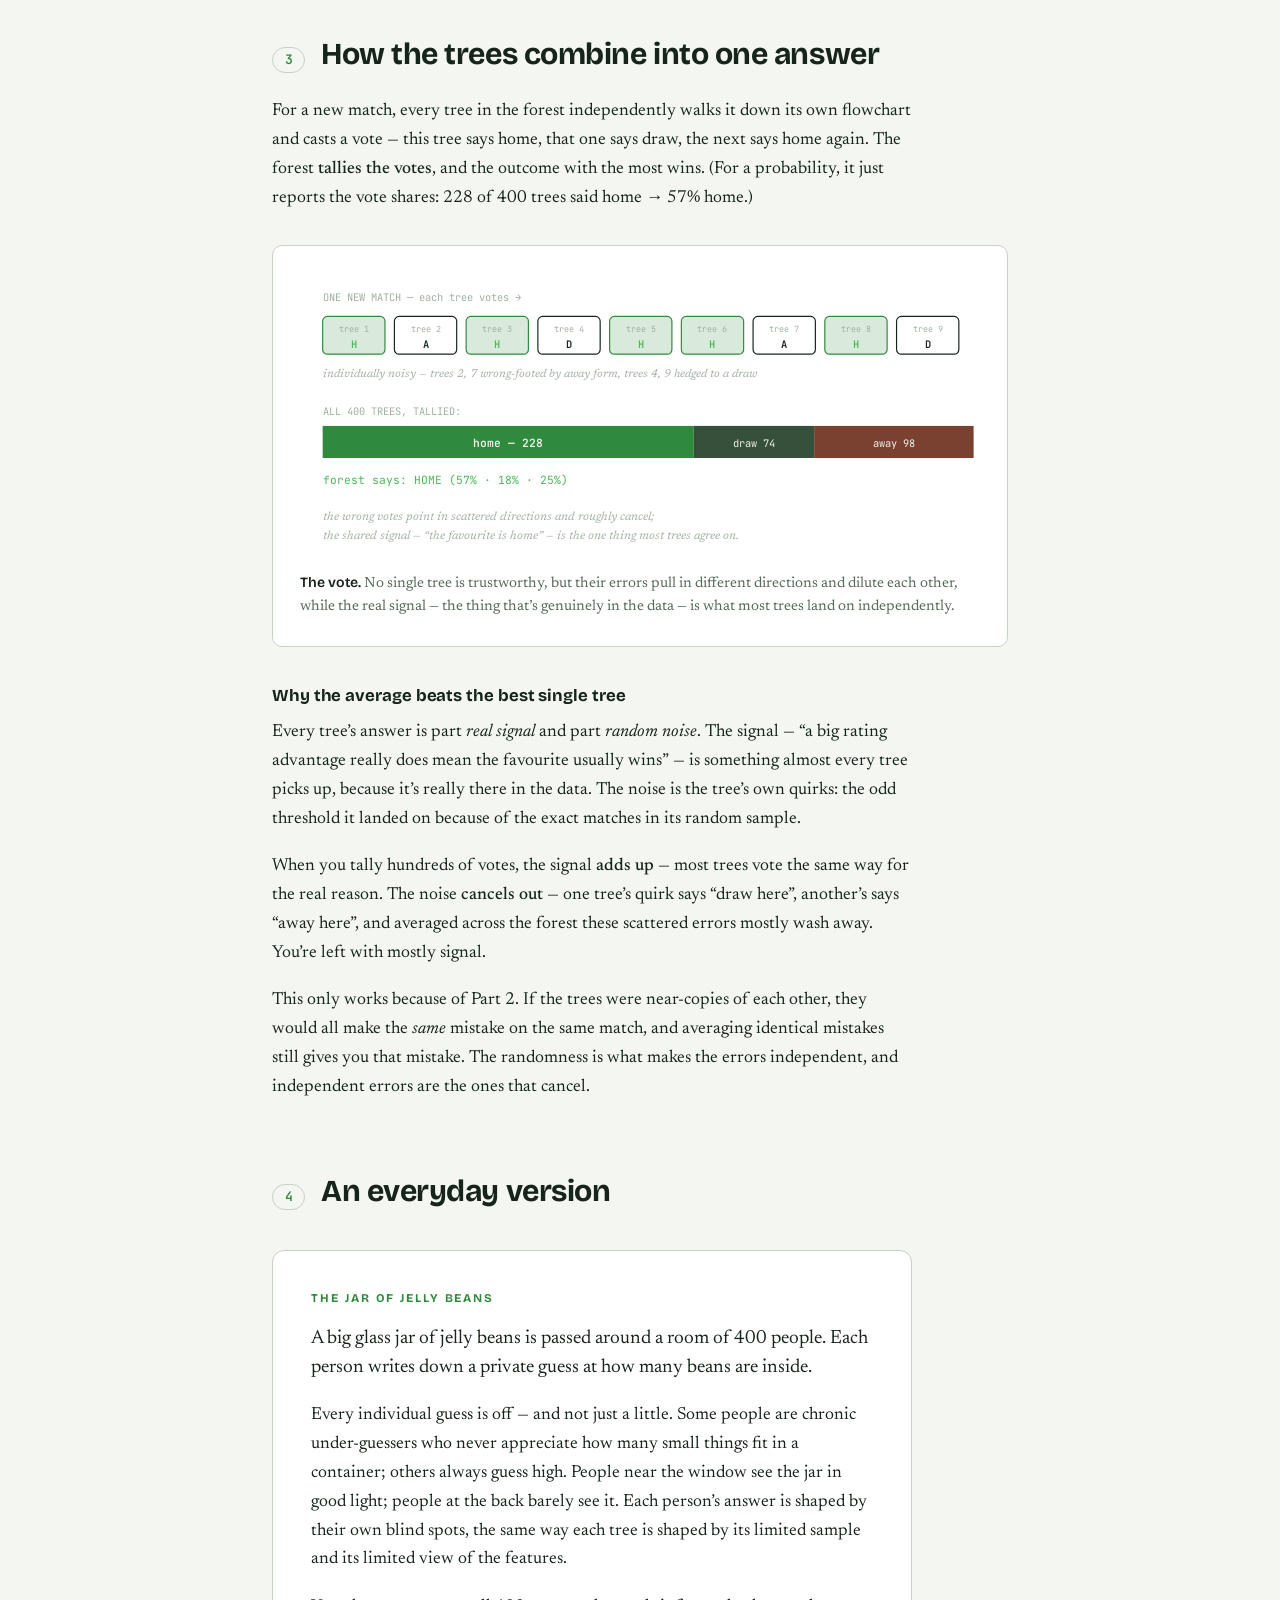
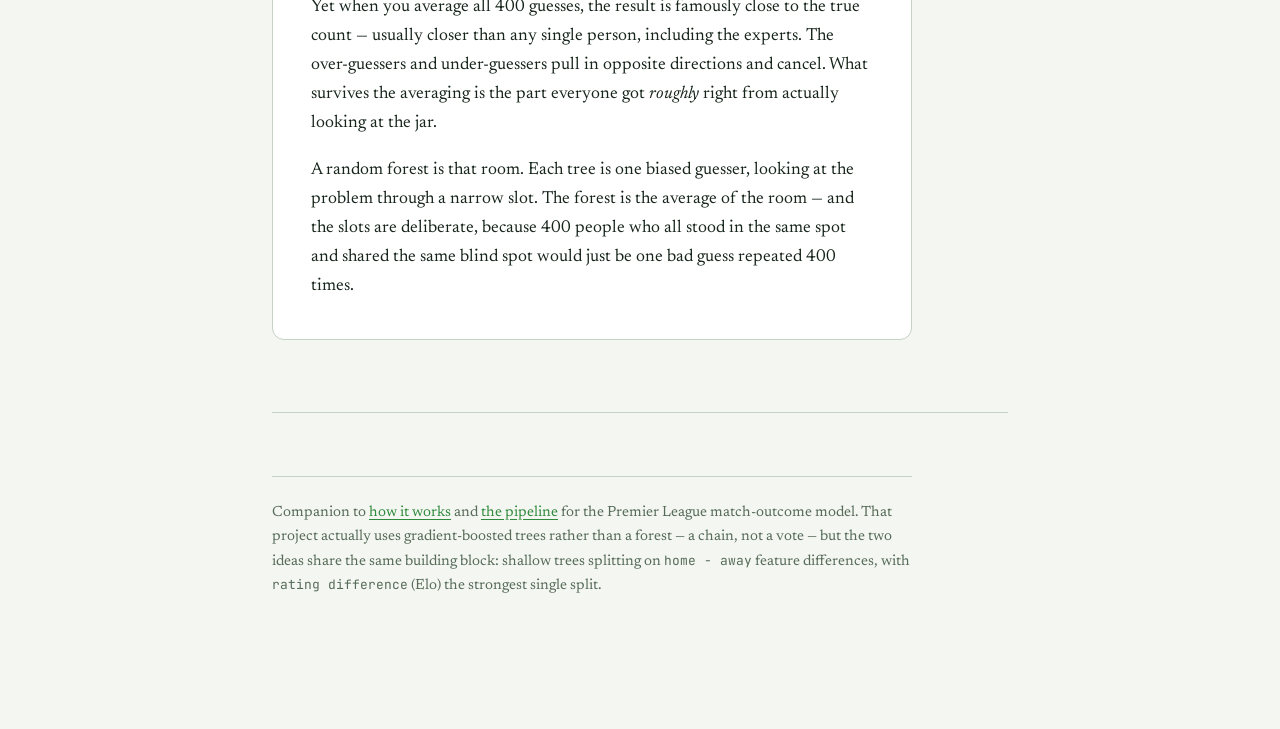
<file: random-forest.html>
<!doctype html>
<html lang="en">
<head>
<meta charset="utf-8">
<meta name="viewport" content="width=device-width, initial-scale=1">
<title>How a Random Forest Decides</title>
<meta name="description" content="A plain-language walkthrough of the random forest classifier: one decision tree, the two kinds of randomness, the vote, and an everyday analogy.">
<link rel="preconnect" href="https://fonts.googleapis.com">
<link rel="preconnect" href="https://fonts.gstatic.com" crossorigin>
<link rel="stylesheet" href="https://fonts.googleapis.com/css2?family=Bricolage+Grotesque:opsz,wght@12..96,600;12..96,700;12..96,800&family=Newsreader:ital,opsz,wght@0,6..72,400;0,6..72,500;1,6..72,400;1,6..72,500&family=JetBrains+Mono:wght@400;600&display=swap">

<style>
  :root {
    --pitch: #10190f;
    --panel: #17231533;
    --panel-solid: #182616;
    --chalk: #eef2ea;
    --chalk-dim: #a0b1a1;
    --line: #37503c;
    --line-soft: #253a29;
    --turf: #4bb85a;
    --turf-deep: #2f8a3d;
    --amber: #e7bd45;
    --red: #dd5a41;
    --measure: 40rem;
    --gutter: clamp(1.25rem, 4vw, 3rem);
    color-scheme: dark;
  }
  :root[data-theme="light"] {
    --pitch: #f4f6f1;
    --panel: #ffffff;
    --panel-solid: #ffffff;
    --chalk: #16241a;
    --chalk-dim: #566b58;
    --line: #c4d3c4;
    --line-soft: #dde6dc;
    --turf: #2f8a3d;
    --turf-deep: #236c2f;
    --amber: #a97d15;
    --red: #c0432c;
    color-scheme: light;
  }
  @media (prefers-color-scheme: light) {
    :root:not([data-theme="dark"]) {
      --pitch: #f4f6f1;
      --panel: #ffffff;
      --panel-solid: #ffffff;
      --chalk: #16241a;
      --chalk-dim: #566b58;
      --line: #c4d3c4;
      --line-soft: #dde6dc;
      --turf: #2f8a3d;
      --turf-deep: #236c2f;
      --amber: #a97d15;
      --red: #c0432c;
      color-scheme: light;
    }
  }

  * { box-sizing: border-box; }
  body {
    background: var(--pitch);
    color: var(--chalk);
    font-family: "Newsreader", Georgia, serif;
    font-size: 1.09rem;
    line-height: 1.66;
    margin: 0;
    -webkit-font-smoothing: antialiased;
  }
  .wrap { max-width: 52rem; margin: 0 auto; padding: 0 var(--gutter) 7rem; }
  .col { max-width: var(--measure); }

  h1, h2, h3, .eyebrow, .kicker, figcaption b, .analogy-tag {
    font-family: "Bricolage Grotesque", "Helvetica Neue", Arial, sans-serif;
  }
  h1 {
    font-size: clamp(2.1rem, 5.5vw, 3.4rem);
    font-weight: 800;
    line-height: 1.04;
    letter-spacing: -0.02em;
    text-wrap: balance;
    margin: 0 0 0.8rem;
  }
  h2 {
    font-size: clamp(1.4rem, 3vw, 1.9rem);
    font-weight: 700;
    letter-spacing: -0.015em;
    line-height: 1.15;
    text-wrap: balance;
    margin: 0;
  }
  h3 {
    font-size: 1.05rem;
    font-weight: 700;
    margin: 2rem 0 0.5rem;
    letter-spacing: -0.005em;
  }
  p { margin: 0 0 1.15rem; }
  strong { font-weight: 500; color: var(--chalk); }
  em { font-style: italic; }
  a { color: var(--turf); text-underline-offset: 3px; }

  .eyebrow {
    font-size: 0.76rem;
    font-weight: 700;
    letter-spacing: 0.19em;
    text-transform: uppercase;
    color: var(--turf);
    margin: 0 0 1.3rem;
  }
  .lede {
    font-size: clamp(1.15rem, 2.1vw, 1.35rem);
    line-height: 1.55;
    color: var(--chalk-dim);
  }
  .lede strong { color: var(--chalk); font-weight: 500; }

  header.hero {
    padding: clamp(3rem, 11vh, 7rem) 0 clamp(2.2rem, 6vh, 4rem);
    border-bottom: 1px solid var(--line);
    margin-bottom: clamp(2.5rem, 7vh, 4.5rem);
  }

  section { margin-bottom: clamp(3rem, 8vh, 5rem); }
  .part-head {
    display: flex;
    align-items: baseline;
    gap: 1rem;
    margin-bottom: 1.5rem;
  }
  .part-num {
    font-family: "JetBrains Mono", monospace;
    font-size: 0.82rem;
    font-weight: 600;
    color: var(--turf);
    border: 1px solid var(--line);
    border-radius: 999px;
    padding: 0.16rem 0.72rem;
    flex: none;
    line-height: 1.4;
  }

  figure {
    margin: 2rem 0 2.2rem;
    padding: clamp(1rem, 3vw, 1.7rem);
    background: var(--panel);
    border: 1px solid var(--line);
    border-radius: 10px;
  }
  figure svg { display: block; width: 100%; height: auto; }
  figcaption {
    margin-top: 1rem;
    font-size: 0.92rem;
    line-height: 1.55;
    color: var(--chalk-dim);
    font-family: "Newsreader", Georgia, serif;
  }
  figcaption b {
    color: var(--chalk);
    font-weight: 600;
    font-size: 0.88rem;
  }
  .scroll-x { overflow-x: auto; }

  .callout {
    border-left: 3px solid var(--amber);
    padding: 0.15rem 0 0.15rem 1.15rem;
    margin: 1.7rem 0;
  }
  .callout .kicker {
    display: block;
    font-size: 0.74rem;
    font-weight: 700;
    letter-spacing: 0.14em;
    text-transform: uppercase;
    color: var(--amber);
    margin-bottom: 0.35rem;
  }
  .callout p { margin: 0; color: var(--chalk-dim); }
  .callout p strong { color: var(--chalk); }

  .analogy {
    margin: 2.5rem 0 1rem;
    padding: clamp(1.5rem, 4vw, 2.4rem);
    background: var(--panel-solid);
    border: 1px solid var(--line);
    border-radius: 12px;
  }
  .analogy-tag {
    font-size: 0.74rem;
    font-weight: 700;
    letter-spacing: 0.16em;
    text-transform: uppercase;
    color: var(--turf);
    display: block;
    margin-bottom: 1rem;
  }
  .analogy p:last-child { margin-bottom: 0; }
  .analogy .punch {
    font-size: 1.2rem;
    line-height: 1.5;
    color: var(--chalk);
  }

  .mono { font-family: "JetBrains Mono", monospace; font-size: 0.88em; }

  hr.rule { border: none; border-top: 1px solid var(--line); margin: 0 0 clamp(2.5rem, 7vh, 4.5rem); }

  .foot {
    margin-top: 3.5rem;
    padding-top: 1.5rem;
    border-top: 1px solid var(--line);
    font-size: 0.92rem;
    color: var(--chalk-dim);
  }

  :focus-visible { outline: 2px solid var(--turf); outline-offset: 3px; border-radius: 2px; }

  .reveal { opacity: 0; transform: translateY(14px); transition: opacity .5s ease, transform .5s ease; }
  .reveal.in { opacity: 1; transform: none; }
  @media (prefers-reduced-motion: reduce) {
    .reveal { opacity: 1; transform: none; transition: none; }
  }

  .sitenav { border-bottom: 1px solid var(--line); }
  .sitenav-inner { max-width: 52rem; margin: 0 auto; padding: 1rem var(--gutter);
    display: flex; flex-wrap: wrap; gap: .3rem 1.4rem; align-items: baseline; }
  .sitenav a { font-family: "JetBrains Mono", monospace; font-size: .78rem; letter-spacing: .02em;
    color: var(--chalk-dim); text-decoration: none; }
  .sitenav a:hover { color: var(--chalk); }
  .sitenav a[aria-current="page"] { color: var(--turf); font-weight: 600; }
  .sitenav .home { color: var(--chalk); font-weight: 700; margin-right: .4rem; }
</style>
</head>
<body>

<nav class="sitenav">
  <div class="sitenav-inner">
    <a class="home" href="index.html">PL outcome model</a>
    <a href="how-it-works.html">how it works</a>
    <a href="pipeline.html">pipeline</a>
    <a href="random-forest.html" aria-current="page">random forest</a>
    <a href="playground.html">playground</a>
    <a href="predictions.html">predictions</a>
  </div>
</nav>

<div class="wrap">

<header class="hero">
  <div class="col">
    <p class="eyebrow">A plain-language walkthrough</p>
    <h1>How a random forest decides</h1>
    <p class="lede">One decision tree is a self-built flowchart of yes/no questions. A random
    forest is <strong>hundreds of them</strong>, each deliberately handicapped so they
    disagree, voting together. Here is why that works &mdash; no code, no formulas.</p>
  </div>
</header>

<!-- ============================ 1 -->
<section>
  <div class="col reveal">
    <div class="part-head">
      <span class="part-num">1</span>
      <h2>What one decision tree does</h2>
    </div>
    <p>Imagine the training data as a big pile of past matches. Each match carries a tag for
    what actually happened: <strong>home win</strong>, <strong>draw</strong>, or
    <strong>away win</strong>. The pile is a jumble of all three.</p>

    <p>The tree&rsquo;s whole job is to sort that jumble into smaller piles that are as
    <em>pure</em> as possible &mdash; a pile that&rsquo;s nearly all home wins, another
    that&rsquo;s nearly all away wins, and so on. It does this by asking one carefully chosen
    question at a time.</p>

    <h3>Choosing the first question</h3>
    <p>The tree looks at every feature it&rsquo;s allowed to use, and for each one it tries
    every sensible cut-off. Take the feature <span class="mono">home team&rsquo;s rating
    minus away team&rsquo;s rating</span>. The tree asks: what if I split the pile at zero?
    At +40? At +90? For each possible cut it looks at the two piles that would result and
    measures how mixed each still is.</p>

    <p>A cut that leaves two still-jumbled piles is useless. A cut that leaves
    <em>&ldquo;mostly home wins on one side, mostly not-home on the other&rdquo;</em> has
    genuinely separated the outcomes. The tree scores every feature at every threshold this
    way, and picks the single best one. That becomes the top question.</p>
  </div>

  <figure class="reveal">
    <div class="scroll-x">
      <svg viewBox="0 0 720 432" role="img" aria-label="A mixed pile of 40 past matches is split by the question 'rating difference above 60?' into a left pile that is mostly home wins and a right pile that is mostly not-home. Each side is then split again by a different question into purer piles.">
        <defs>
          <marker id="tip" viewBox="0 0 8 8" refX="7" refY="4" markerWidth="7" markerHeight="7" orient="auto-start-reverse">
            <path d="M0 0 L8 4 L0 8 z" fill="currentColor"/>
          </marker>
        </defs>

        <!-- root pile -->
        <g font-family="JetBrains Mono, monospace">
          <rect x="270" y="16" width="180" height="60" rx="6" fill="none" stroke="currentColor" stroke-width="1.5"/>
          <text x="360" y="38" font-size="11.5" fill="#a0b1a1" text-anchor="middle">the training pile</text>
          <text x="360" y="58" font-size="12.5" fill="currentColor" text-anchor="middle" font-weight="600">18 H &middot; 10 D &middot; 12 A</text>
        </g>

        <!-- root question -->
        <path d="M360 76 L360 104" stroke="currentColor" stroke-width="1.5" fill="none" marker-end="url(#tip)"/>
        <g font-family="JetBrains Mono, monospace" text-anchor="middle">
          <rect x="258" y="104" width="204" height="40" rx="6" fill="#4bb85a" fill-opacity="0.12" stroke="#4bb85a" stroke-width="1.5"/>
          <text x="360" y="129" font-size="12" fill="#4bb85a">rating diff &gt; 60 ?</text>
        </g>

        <!-- branches -->
        <path d="M300 144 L200 182" stroke="currentColor" stroke-width="1.5" fill="none" marker-end="url(#tip)"/>
        <path d="M420 144 L520 182" stroke="currentColor" stroke-width="1.5" fill="none" marker-end="url(#tip)"/>
        <text x="232" y="168" font-family="JetBrains Mono, monospace" font-size="10.5" fill="#a0b1a1" text-anchor="middle">yes</text>
        <text x="490" y="168" font-family="JetBrains Mono, monospace" font-size="10.5" fill="#a0b1a1" text-anchor="middle">no</text>

        <!-- left pile (purer, mostly H) -->
        <g font-family="JetBrains Mono, monospace" text-anchor="middle">
          <rect x="96" y="182" width="200" height="56" rx="6" fill="none" stroke="currentColor" stroke-width="1.5"/>
          <text x="196" y="204" font-size="11" fill="#a0b1a1">favourite at home</text>
          <text x="196" y="223" font-size="12.5" fill="currentColor" font-weight="600">14 H &middot; 3 D &middot; 2 A</text>
        </g>
        <!-- right pile (mostly not-H) -->
        <g font-family="JetBrains Mono, monospace" text-anchor="middle">
          <rect x="424" y="182" width="200" height="56" rx="6" fill="none" stroke="currentColor" stroke-width="1.5"/>
          <text x="524" y="204" font-size="11" fill="#a0b1a1">evenly matched</text>
          <text x="524" y="223" font-size="12.5" fill="currentColor" font-weight="600">4 H &middot; 7 D &middot; 10 A</text>
        </g>

        <!-- second-level questions, different features -->
        <path d="M196 238 L196 262" stroke="currentColor" stroke-width="1.5" fill="none" marker-end="url(#tip)"/>
        <path d="M524 238 L524 262" stroke="currentColor" stroke-width="1.5" fill="none" marker-end="url(#tip)"/>
        <g font-family="JetBrains Mono, monospace" text-anchor="middle">
          <rect x="98" y="262" width="196" height="38" rx="6" fill="#4bb85a" fill-opacity="0.10" stroke="#4bb85a" stroke-width="1.25"/>
          <text x="196" y="286" font-size="11" fill="#4bb85a">home form &gt; 2.0 ?</text>
          <rect x="426" y="262" width="196" height="38" rx="6" fill="#4bb85a" fill-opacity="0.10" stroke="#4bb85a" stroke-width="1.25"/>
          <text x="524" y="286" font-size="11" fill="#4bb85a">away goals last 5 &gt; 8 ?</text>
        </g>

        <!-- leaves -->
        <g font-family="JetBrains Mono, monospace" text-anchor="middle" font-size="11">
          <path d="M150 300 L120 336" stroke="currentColor" stroke-width="1.25" fill="none" marker-end="url(#tip)"/>
          <path d="M242 300 L272 336" stroke="currentColor" stroke-width="1.25" fill="none" marker-end="url(#tip)"/>
          <path d="M478 300 L448 336" stroke="currentColor" stroke-width="1.25" fill="none" marker-end="url(#tip)"/>
          <path d="M570 300 L600 336" stroke="currentColor" stroke-width="1.25" fill="none" marker-end="url(#tip)"/>

          <rect x="66" y="336" width="108" height="52" rx="6" fill="#2f8a3d" fill-opacity="0.16" stroke="#2f8a3d" stroke-width="1.5"/>
          <text x="120" y="356" fill="#a0b1a1" font-size="10">11 H &middot; 1 D &middot; 0 A</text>
          <text x="120" y="374" fill="#4bb85a" font-weight="600">predict H</text>

          <rect x="218" y="336" width="108" height="52" rx="6" fill="none" stroke="currentColor" stroke-width="1.25"/>
          <text x="272" y="356" fill="#a0b1a1" font-size="10">3 H &middot; 2 D &middot; 2 A</text>
          <text x="272" y="374" fill="currentColor" font-weight="600">predict H</text>

          <rect x="394" y="336" width="108" height="52" rx="6" fill="none" stroke="currentColor" stroke-width="1.25"/>
          <text x="448" y="356" fill="#a0b1a1" font-size="10">1 H &middot; 5 D &middot; 3 A</text>
          <text x="448" y="374" fill="currentColor" font-weight="600">predict D</text>

          <rect x="546" y="336" width="108" height="52" rx="6" fill="#2f8a3d" fill-opacity="0.16" stroke="#2f8a3d" stroke-width="1.5"/>
          <text x="600" y="356" fill="#a0b1a1" font-size="10">3 H &middot; 2 D &middot; 7 A</text>
          <text x="600" y="374" fill="#4bb85a" font-weight="600">predict A</text>
        </g>

        <text x="360" y="418" font-family="Newsreader, serif" font-style="italic" font-size="12" fill="#a0b1a1" text-anchor="middle">
          each split is chosen to make its two child piles less mixed than the parent
        </text>
      </svg>
    </div>
    <figcaption><b>One tree, two levels deep.</b> The root question is whichever feature +
    threshold best separates the whole pile. Each child pile is then split again &mdash;
    <em>independently</em>, often on a different feature. A pile stops splitting once it is
    pure, tiny, or a depth limit is hit; it is then labelled with its majority outcome.</figcaption>
  </figure>

  <div class="col reveal">
    <h3>Why it keeps going</h3>
    <p>After the first split, each of the two piles is still somewhat mixed. So the tree
    repeats the entire procedure <em>within each pile separately</em>. The left pile might
    now split best on recent scoring form; the right pile on something else entirely. Then
    those piles split again. Every split makes the piles smaller and purer.</p>

    <p>It stops splitting a pile when the pile is pure (all one outcome), or too small to be
    worth it, or a preset depth limit is reached. Each final pile &mdash; a
    <em>leaf</em> &mdash; is labelled with whichever outcome is most common in it.</p>

    <p><strong>Making a prediction:</strong> a new match walks down the flowchart, answering
    each question with its own values, until it lands in one leaf. That leaf&rsquo;s label is
    the tree&rsquo;s answer.</p>

    <div class="callout">
      <span class="kicker">The catch with one tree</span>
      <p>Grown deep, a single tree carves the data into tiny, hyper-specific pockets. It
      ends up <strong>memorising quirks</strong> &mdash; &ldquo;matches in this narrow rating
      band, after a short rest, tend to be draws&rdquo; &mdash; that were true of those 15
      particular past matches and won&rsquo;t hold up on new ones. One tree is knowledgeable
      but brittle.</p>
    </div>
  </div>
</section>

<!-- ============================ 2 -->
<section>
  <div class="col reveal">
    <div class="part-head">
      <span class="part-num">2</span>
      <h2>What &ldquo;random&rdquo; means</h2>
    </div>
    <p>A random forest builds hundreds of trees and deliberately handicaps each one in
    <strong>two separate ways</strong>, so the trees don&rsquo;t all come out identical.</p>

    <div class="callout">
      <span class="kicker">Randomness one &mdash; a different sample of rows per tree</span>
      <p>Before growing a tree, you draw a random sample of the training matches
      <em>with replacement</em>: some matches get picked twice or three times, others not at
      all. Each tree ends up trained on roughly <strong>two-thirds of the real data</strong>,
      a slightly different two-thirds every time. No two trees have quite the same evidence,
      so a quirk that dominated one tree&rsquo;s sample may be nearly absent from
      another&rsquo;s.</p>
    </div>

    <div class="callout">
      <span class="kicker">Randomness two &mdash; a different handful of features per split</span>
      <p>When a tree picks its next question, it is <strong>not allowed to look at every
      feature</strong>. At each split it&rsquo;s shown a small random subset &mdash; say 6 of
      the 30-odd &mdash; and must choose the best question from only those 6. The next split
      gets a different random 6.</p>
    </div>

    <h3>Why both matter</h3>
    <p>The second one is the subtler win. Without it, one very strong feature &mdash; the
    rating difference &mdash; would be picked as the top question by almost every tree,
    because it really is the best single split most of the time. Every tree would start the
    same way and look broadly alike.</p>

    <p>And when trees look alike, <em>their mistakes look alike</em> &mdash; averaging
    near-identical things changes nothing. By hiding the strongest feature from most splits,
    you <strong>force</strong> some trees to build their logic around form, or shots, or
    league position instead. Now the trees genuinely disagree: each has found a different,
    partial view of what drives a result. The first kind of randomness stacks more variety
    on top. The goal of both is the same &mdash; make the trees&rsquo; errors
    <em>unrelated to each other</em>.</p>
  </div>
</section>

<!-- ============================ 3 -->
<section>
  <div class="col reveal">
    <div class="part-head">
      <span class="part-num">3</span>
      <h2>How the trees combine into one answer</h2>
    </div>
    <p>For a new match, every tree in the forest independently walks it down its own
    flowchart and casts a vote &mdash; this tree says home, that one says draw, the next says
    home again. The forest <strong>tallies the votes</strong>, and the outcome with the most
    wins. (For a probability, it just reports the vote shares: 228 of 400 trees said home
    &rarr; 57% home.)</p>
  </div>

  <figure class="reveal">
    <div class="scroll-x">
      <svg viewBox="0 0 720 300" role="img" aria-label="Nine trees each vote on the same match. Their votes are a noisy mix, but home wins gets the most. A bar shows the full 400-tree tally: home 228, draw 74, away 98.">
        <text x="24" y="30" font-family="JetBrains Mono, monospace" font-size="11" fill="#a0b1a1">ONE NEW MATCH &mdash; each tree votes &rarr;</text>

        <g font-family="JetBrains Mono, monospace" font-size="11" text-anchor="middle">
          <g>
            <rect x="24"  y="46" width="66" height="40" rx="5" fill="#2f8a3d" fill-opacity="0.18" stroke="#2f8a3d" stroke-width="1.25"/>
            <text x="57" y="63" fill="#a0b1a1" font-size="9">tree 1</text><text x="57" y="79" fill="#4bb85a" font-weight="600">H</text>
          </g>
          <g>
            <rect x="100" y="46" width="66" height="40" rx="5" fill="none" stroke="currentColor" stroke-width="1.25"/>
            <text x="133" y="63" fill="#a0b1a1" font-size="9">tree 2</text><text x="133" y="79" fill="currentColor" font-weight="600">A</text>
          </g>
          <g>
            <rect x="176" y="46" width="66" height="40" rx="5" fill="#2f8a3d" fill-opacity="0.18" stroke="#2f8a3d" stroke-width="1.25"/>
            <text x="209" y="63" fill="#a0b1a1" font-size="9">tree 3</text><text x="209" y="79" fill="#4bb85a" font-weight="600">H</text>
          </g>
          <g>
            <rect x="252" y="46" width="66" height="40" rx="5" fill="none" stroke="currentColor" stroke-width="1.25"/>
            <text x="285" y="63" fill="#a0b1a1" font-size="9">tree 4</text><text x="285" y="79" fill="currentColor" font-weight="600">D</text>
          </g>
          <g>
            <rect x="328" y="46" width="66" height="40" rx="5" fill="#2f8a3d" fill-opacity="0.18" stroke="#2f8a3d" stroke-width="1.25"/>
            <text x="361" y="63" fill="#a0b1a1" font-size="9">tree 5</text><text x="361" y="79" fill="#4bb85a" font-weight="600">H</text>
          </g>
          <g>
            <rect x="404" y="46" width="66" height="40" rx="5" fill="#2f8a3d" fill-opacity="0.18" stroke="#2f8a3d" stroke-width="1.25"/>
            <text x="437" y="63" fill="#a0b1a1" font-size="9">tree 6</text><text x="437" y="79" fill="#4bb85a" font-weight="600">H</text>
          </g>
          <g>
            <rect x="480" y="46" width="66" height="40" rx="5" fill="none" stroke="currentColor" stroke-width="1.25"/>
            <text x="513" y="63" fill="#a0b1a1" font-size="9">tree 7</text><text x="513" y="79" fill="currentColor" font-weight="600">A</text>
          </g>
          <g>
            <rect x="556" y="46" width="66" height="40" rx="5" fill="#2f8a3d" fill-opacity="0.18" stroke="#2f8a3d" stroke-width="1.25"/>
            <text x="589" y="63" fill="#a0b1a1" font-size="9">tree 8</text><text x="589" y="79" fill="#4bb85a" font-weight="600">H</text>
          </g>
          <g>
            <rect x="632" y="46" width="66" height="40" rx="5" fill="none" stroke="currentColor" stroke-width="1.25"/>
            <text x="665" y="63" fill="#a0b1a1" font-size="9">tree 9</text><text x="665" y="79" fill="currentColor" font-weight="600">D</text>
          </g>
        </g>
        <text x="24" y="110" font-family="Newsreader, serif" font-style="italic" font-size="12" fill="#a0b1a1">
          individually noisy &mdash; trees 2, 7 wrong-footed by away form, trees 4, 9 hedged to a draw
        </text>

        <text x="24" y="150" font-family="JetBrains Mono, monospace" font-size="11" fill="#a0b1a1">ALL 400 TREES, TALLIED:</text>
        <g>
          <rect x="24" y="162" width="393.12" height="34" fill="#2f8a3d"/>
          <rect x="417.12" y="162" width="127.56" height="34" fill="#37503c"/>
          <rect x="544.68" y="162" width="168.96" height="34" fill="#7a4030"/>
          <text x="220" y="184" font-family="JetBrains Mono, monospace" font-size="12" fill="#eef2ea" text-anchor="middle" font-weight="600">home &mdash; 228</text>
          <text x="481" y="184" font-family="JetBrains Mono, monospace" font-size="11" fill="#eef2ea" text-anchor="middle">draw 74</text>
          <text x="629" y="184" font-family="JetBrains Mono, monospace" font-size="11" fill="#eef2ea" text-anchor="middle">away 98</text>
        </g>
        <text x="24" y="224" font-family="JetBrains Mono, monospace" font-size="12" fill="#4bb85a">forest says: HOME  (57% &middot; 18% &middot; 25%)</text>

        <text x="24" y="262" font-family="Newsreader, serif" font-style="italic" font-size="12.5" fill="#a0b1a1">
          the wrong votes point in scattered directions and roughly cancel;
        </text>
        <text x="24" y="282" font-family="Newsreader, serif" font-style="italic" font-size="12.5" fill="#a0b1a1">
          the shared signal &mdash; &ldquo;the favourite is home&rdquo; &mdash; is the one thing most trees agree on.
        </text>
      </svg>
    </div>
    <figcaption><b>The vote.</b> No single tree is trustworthy, but their errors pull in
    different directions and dilute each other, while the real signal &mdash; the thing
    that&rsquo;s genuinely in the data &mdash; is what most trees land on independently.</figcaption>
  </figure>

  <div class="col reveal">
    <h3>Why the average beats the best single tree</h3>
    <p>Every tree&rsquo;s answer is part <em>real signal</em> and part <em>random noise</em>.
    The signal &mdash; &ldquo;a big rating advantage really does mean the favourite usually
    wins&rdquo; &mdash; is something almost every tree picks up, because it&rsquo;s really
    there in the data. The noise is the tree&rsquo;s own quirks: the odd threshold it landed
    on because of the exact matches in its random sample.</p>

    <p>When you tally hundreds of votes, the signal <strong>adds up</strong> &mdash; most
    trees vote the same way for the real reason. The noise <strong>cancels out</strong>
    &mdash; one tree&rsquo;s quirk says &ldquo;draw here&rdquo;, another&rsquo;s says
    &ldquo;away here&rdquo;, and averaged across the forest these scattered errors mostly
    wash away. You&rsquo;re left with mostly signal.</p>

    <p>This only works because of Part 2. If the trees were near-copies of each other, they
    would all make the <em>same</em> mistake on the same match, and averaging identical
    mistakes still gives you that mistake. The randomness is what makes the errors
    independent, and independent errors are the ones that cancel.</p>
  </div>
</section>

<!-- ============================ 4 -->
<section>
  <div class="col reveal">
    <div class="part-head">
      <span class="part-num">4</span>
      <h2>An everyday version</h2>
    </div>

    <div class="analogy">
      <span class="analogy-tag">The jar of jelly beans</span>
      <p class="punch">A big glass jar of jelly beans is passed around a room of 400 people.
      Each person writes down a private guess at how many beans are inside.</p>
      <p>Every individual guess is off &mdash; and not just a little. Some people are
      chronic under-guessers who never appreciate how many small things fit in a container;
      others always guess high. People near the window see the jar in good light; people at
      the back barely see it. Each person&rsquo;s answer is shaped by their own blind spots,
      the same way each tree is shaped by its limited sample and its limited view of the
      features.</p>
      <p>Yet when you average all 400 guesses, the result is famously close to the true
      count &mdash; usually closer than any single person, including the experts. The
      over-guessers and under-guessers pull in opposite directions and cancel. What
      survives the averaging is the part everyone got <em>roughly</em> right from actually
      looking at the jar.</p>
      <p>A random forest is that room. Each tree is one biased guesser, looking at the
      problem through a narrow slot. The forest is the average of the room &mdash; and the
      slots are deliberate, because 400 people who all stood in the same spot and shared the
      same blind spot would just be one bad guess repeated 400 times.</p>
    </div>
  </div>
</section>

<hr class="rule" style="margin-top:1rem;">
<div class="col foot">
  <p>Companion to <a href="how-it-works.html">how it works</a> and
  <a href="pipeline.html">the pipeline</a> for the Premier League match-outcome model. That
  project actually uses gradient-boosted trees rather than a forest — a chain, not a vote —
  but the two ideas share the same building block: shallow trees splitting on
  <span class="mono">home&nbsp;&minus;&nbsp;away</span> feature differences, with
  <span class="mono">rating&nbsp;difference</span> (Elo) the strongest single split.</p>
</div>

</div>

<script>
  (function () {
    var reduce = window.matchMedia && window.matchMedia("(prefers-reduced-motion: reduce)").matches;
    if (reduce) {
      document.querySelectorAll(".reveal").forEach(function (el) { el.classList.add("in"); });
      return;
    }
    var io = new IntersectionObserver(function (entries) {
      entries.forEach(function (e) {
        if (e.isIntersecting) { e.target.classList.add("in"); io.unobserve(e.target); }
      });
    }, { threshold: 0.1 });
    document.querySelectorAll(".reveal").forEach(function (el) { io.observe(el); });
  })();
</script>

</body>
</html>
</file>
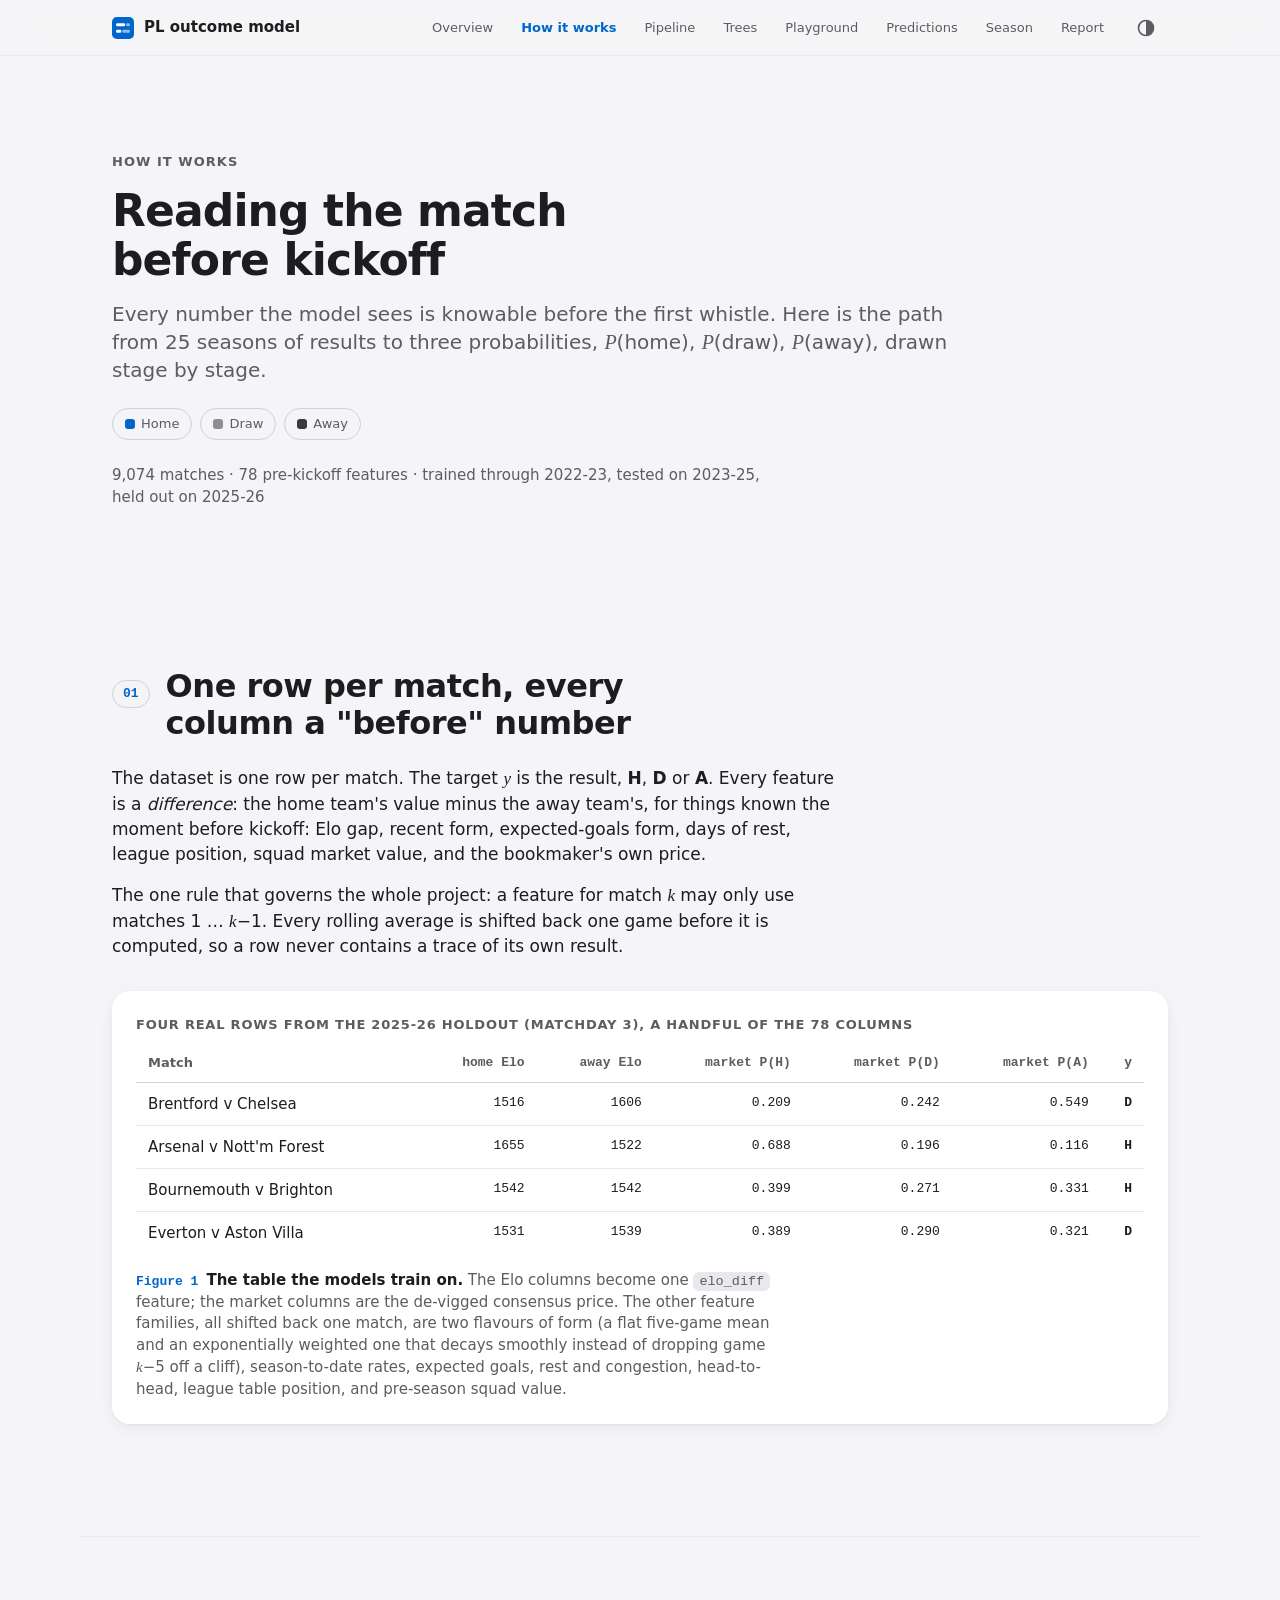
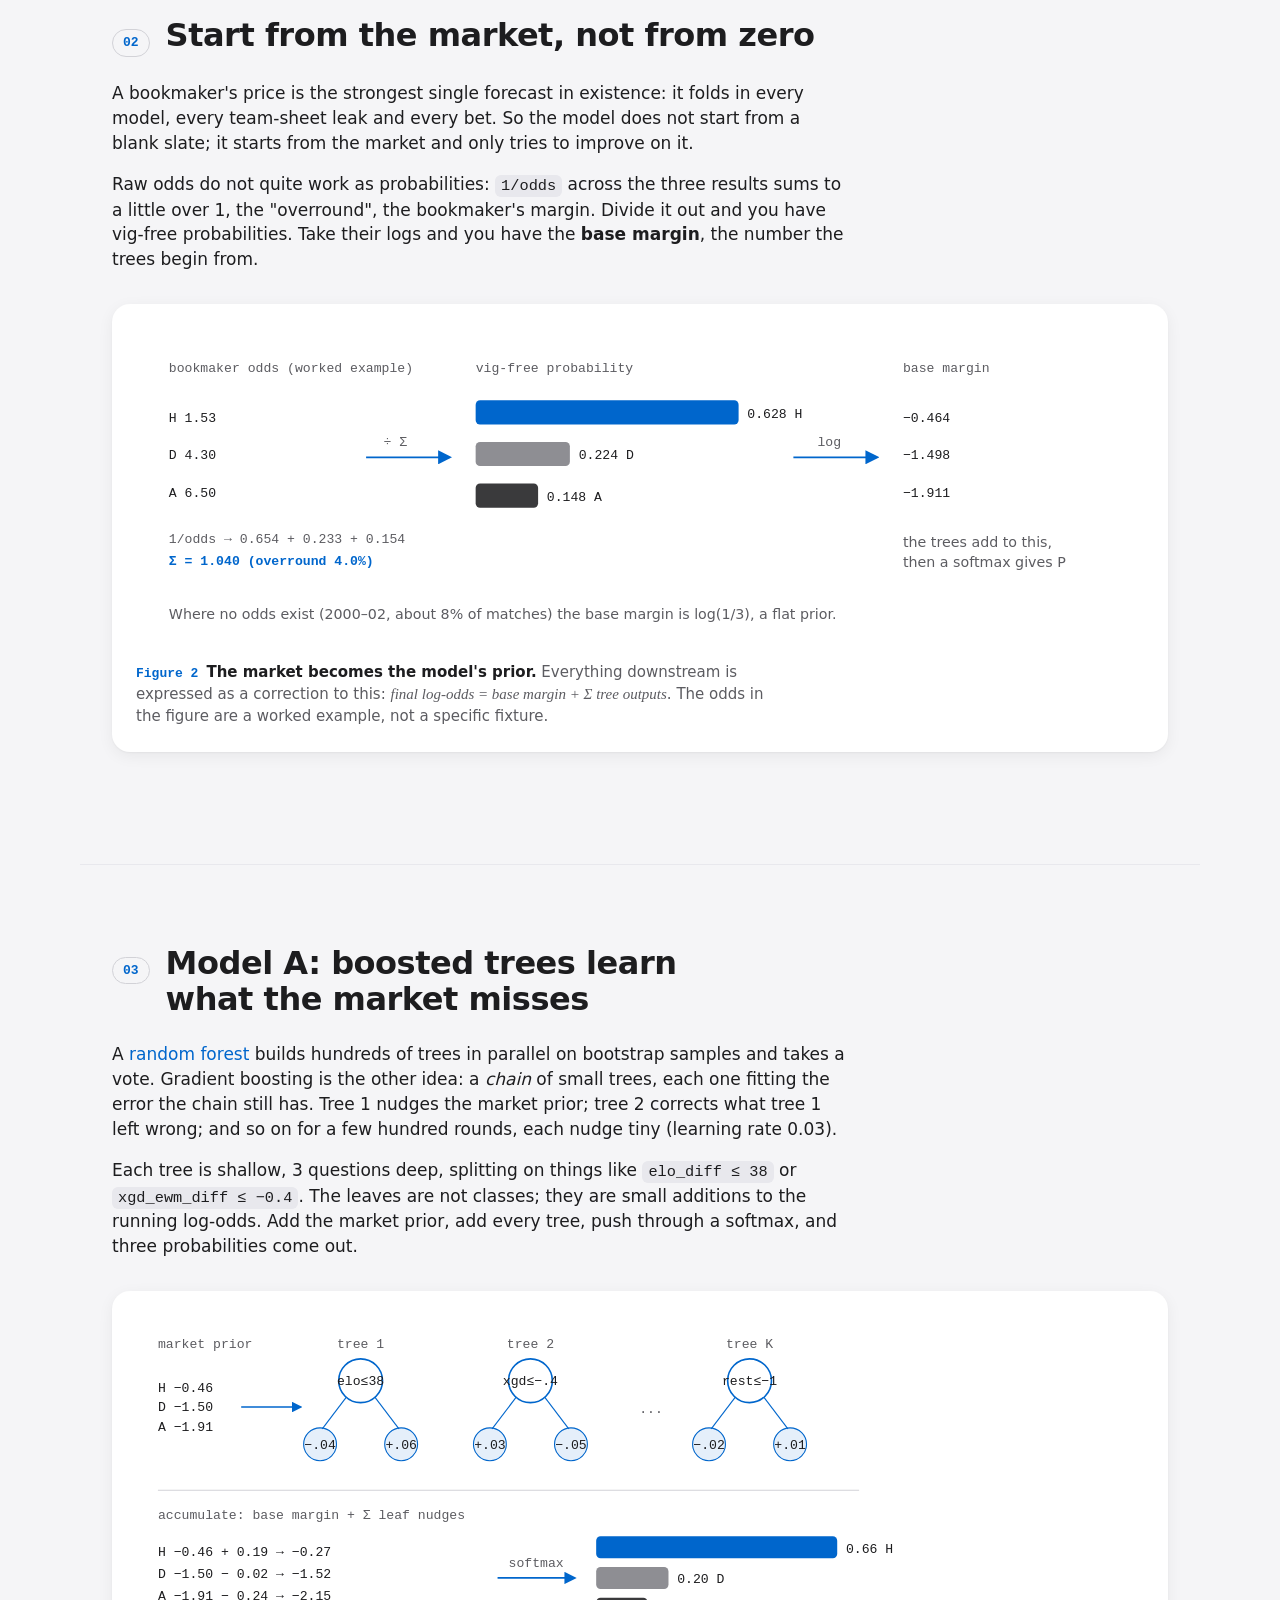
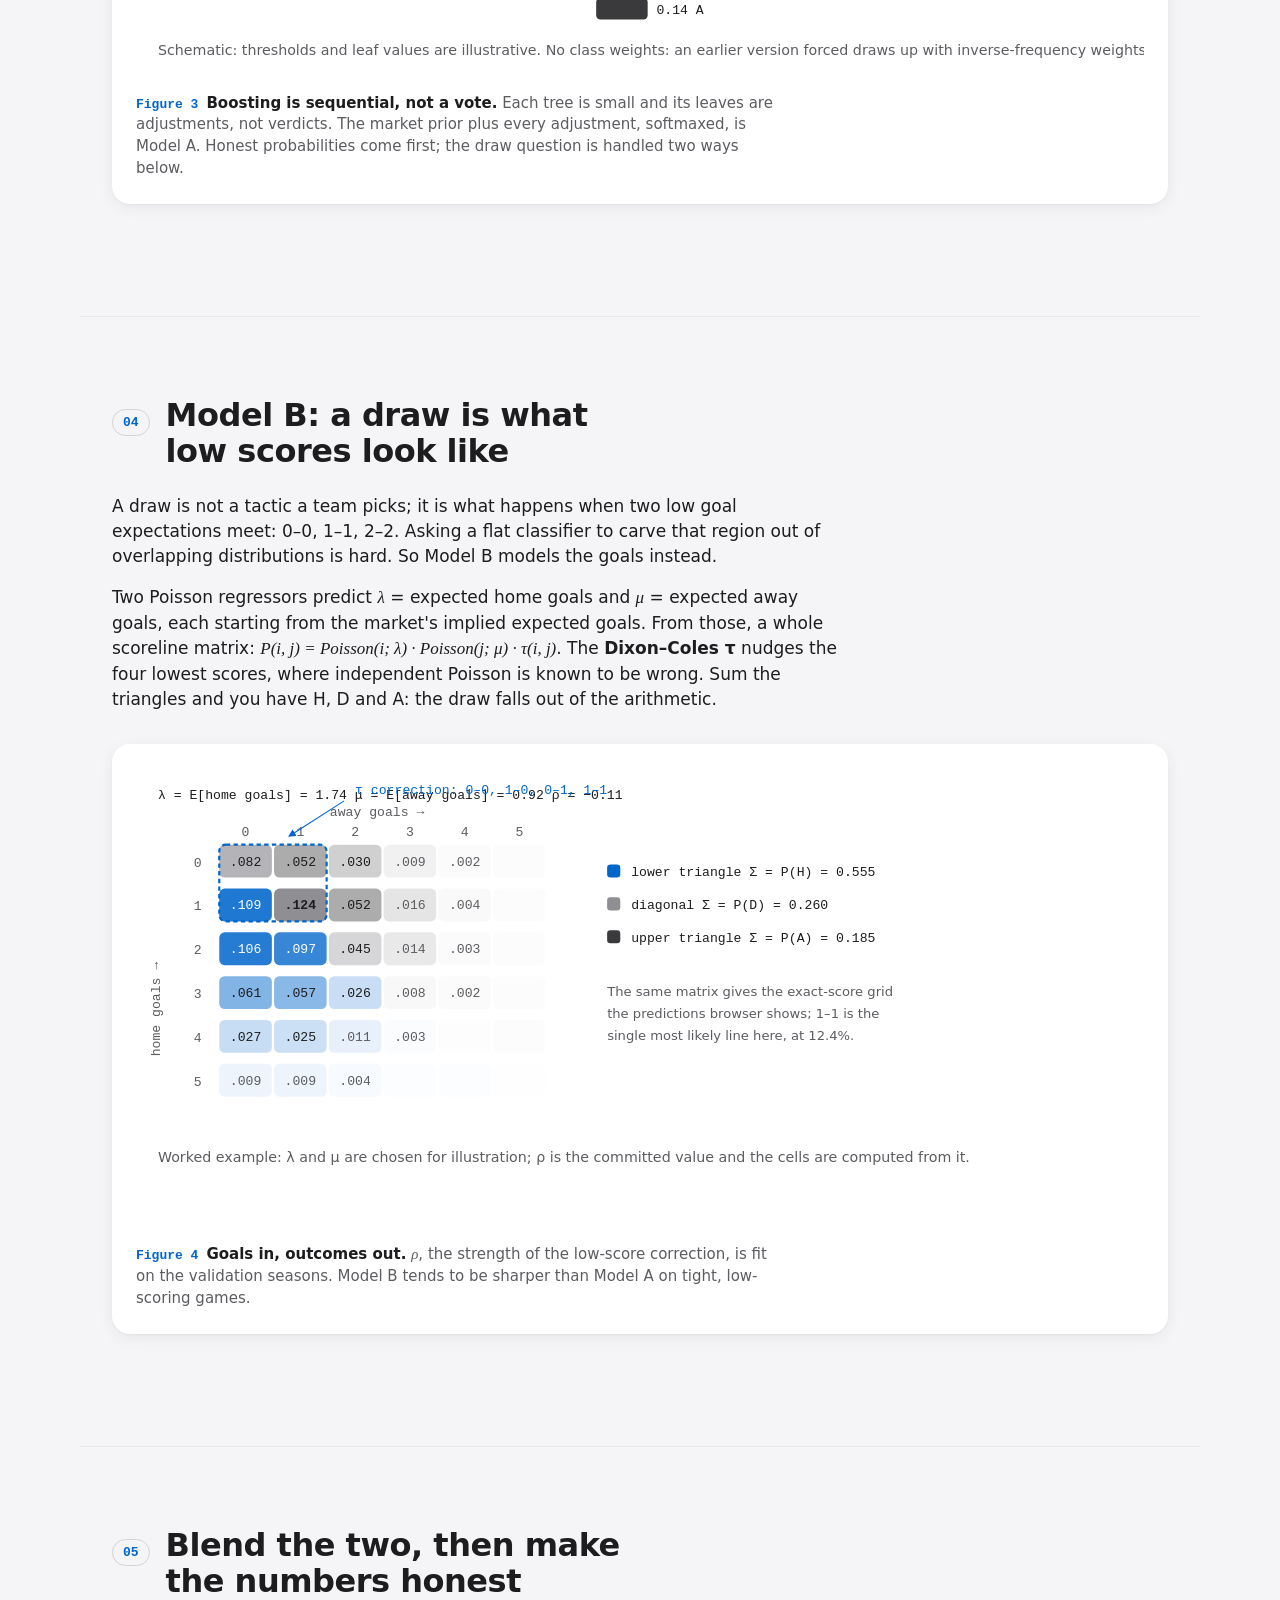
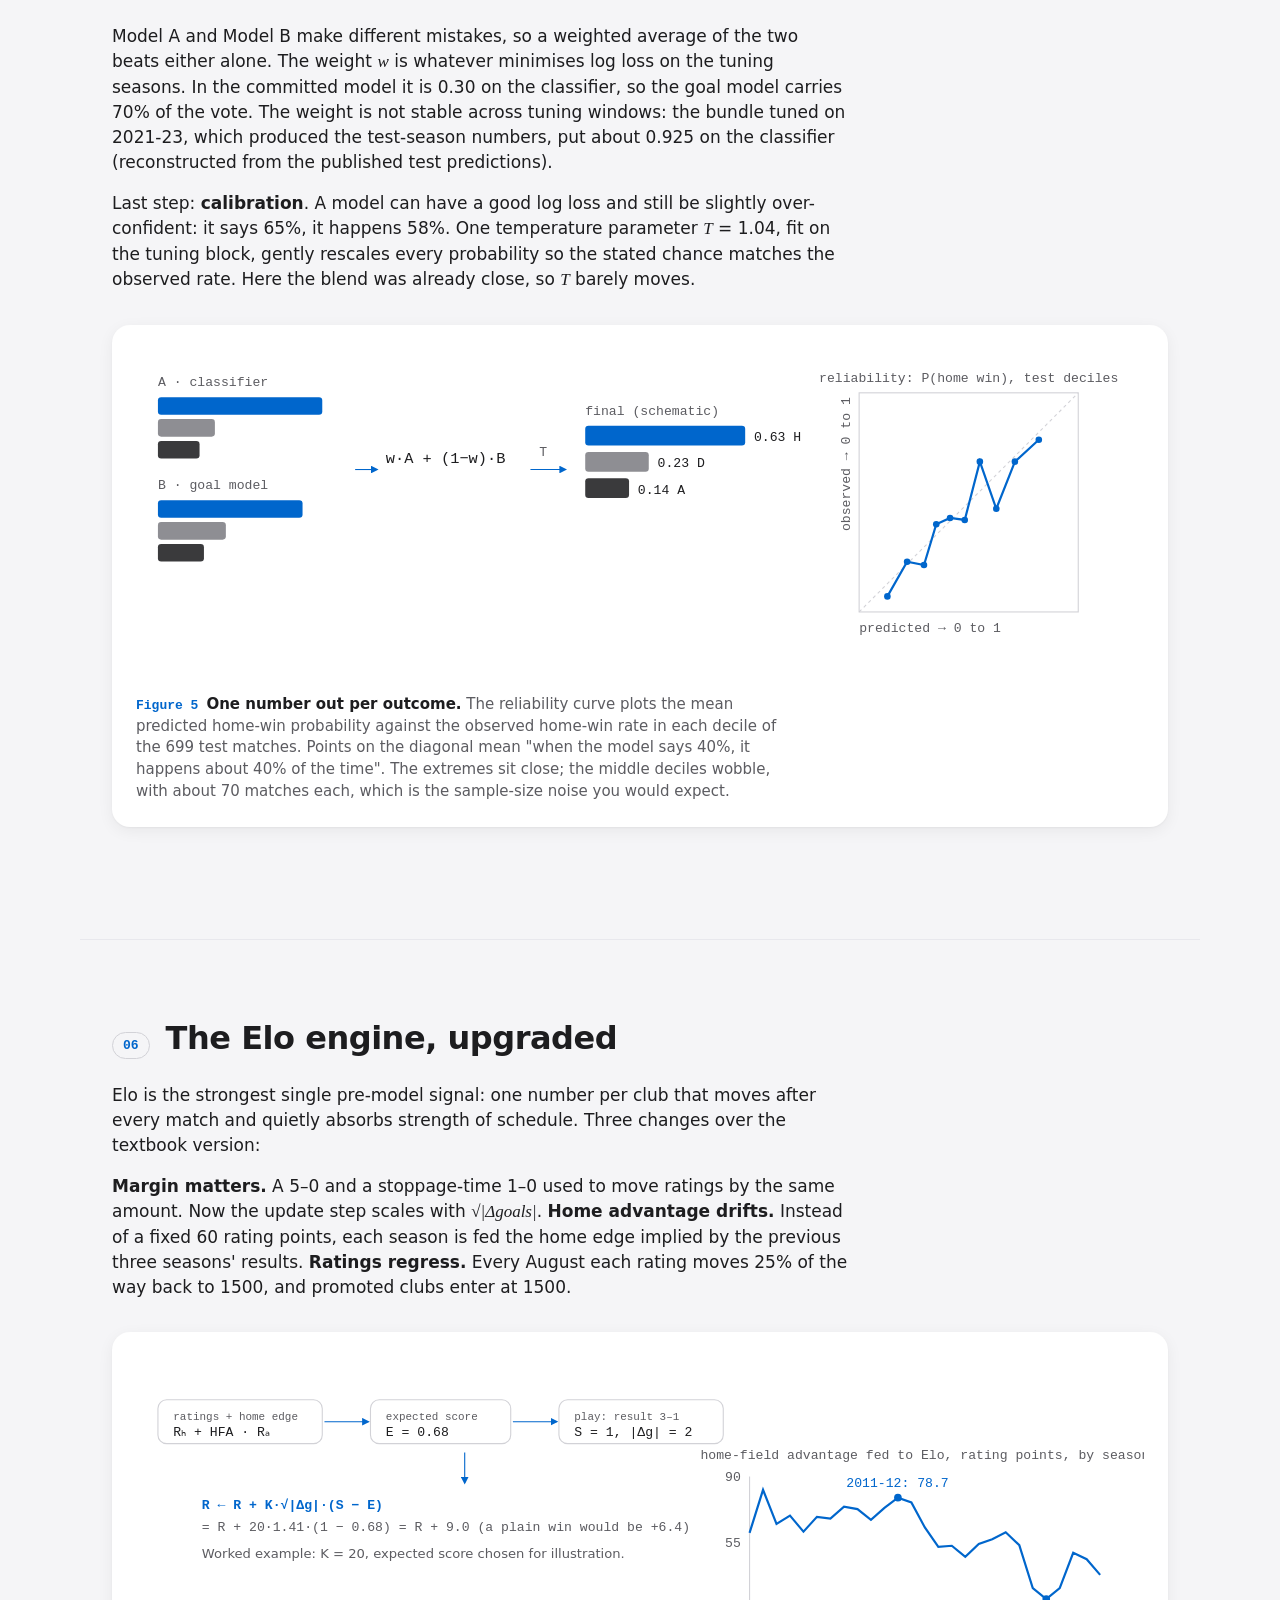
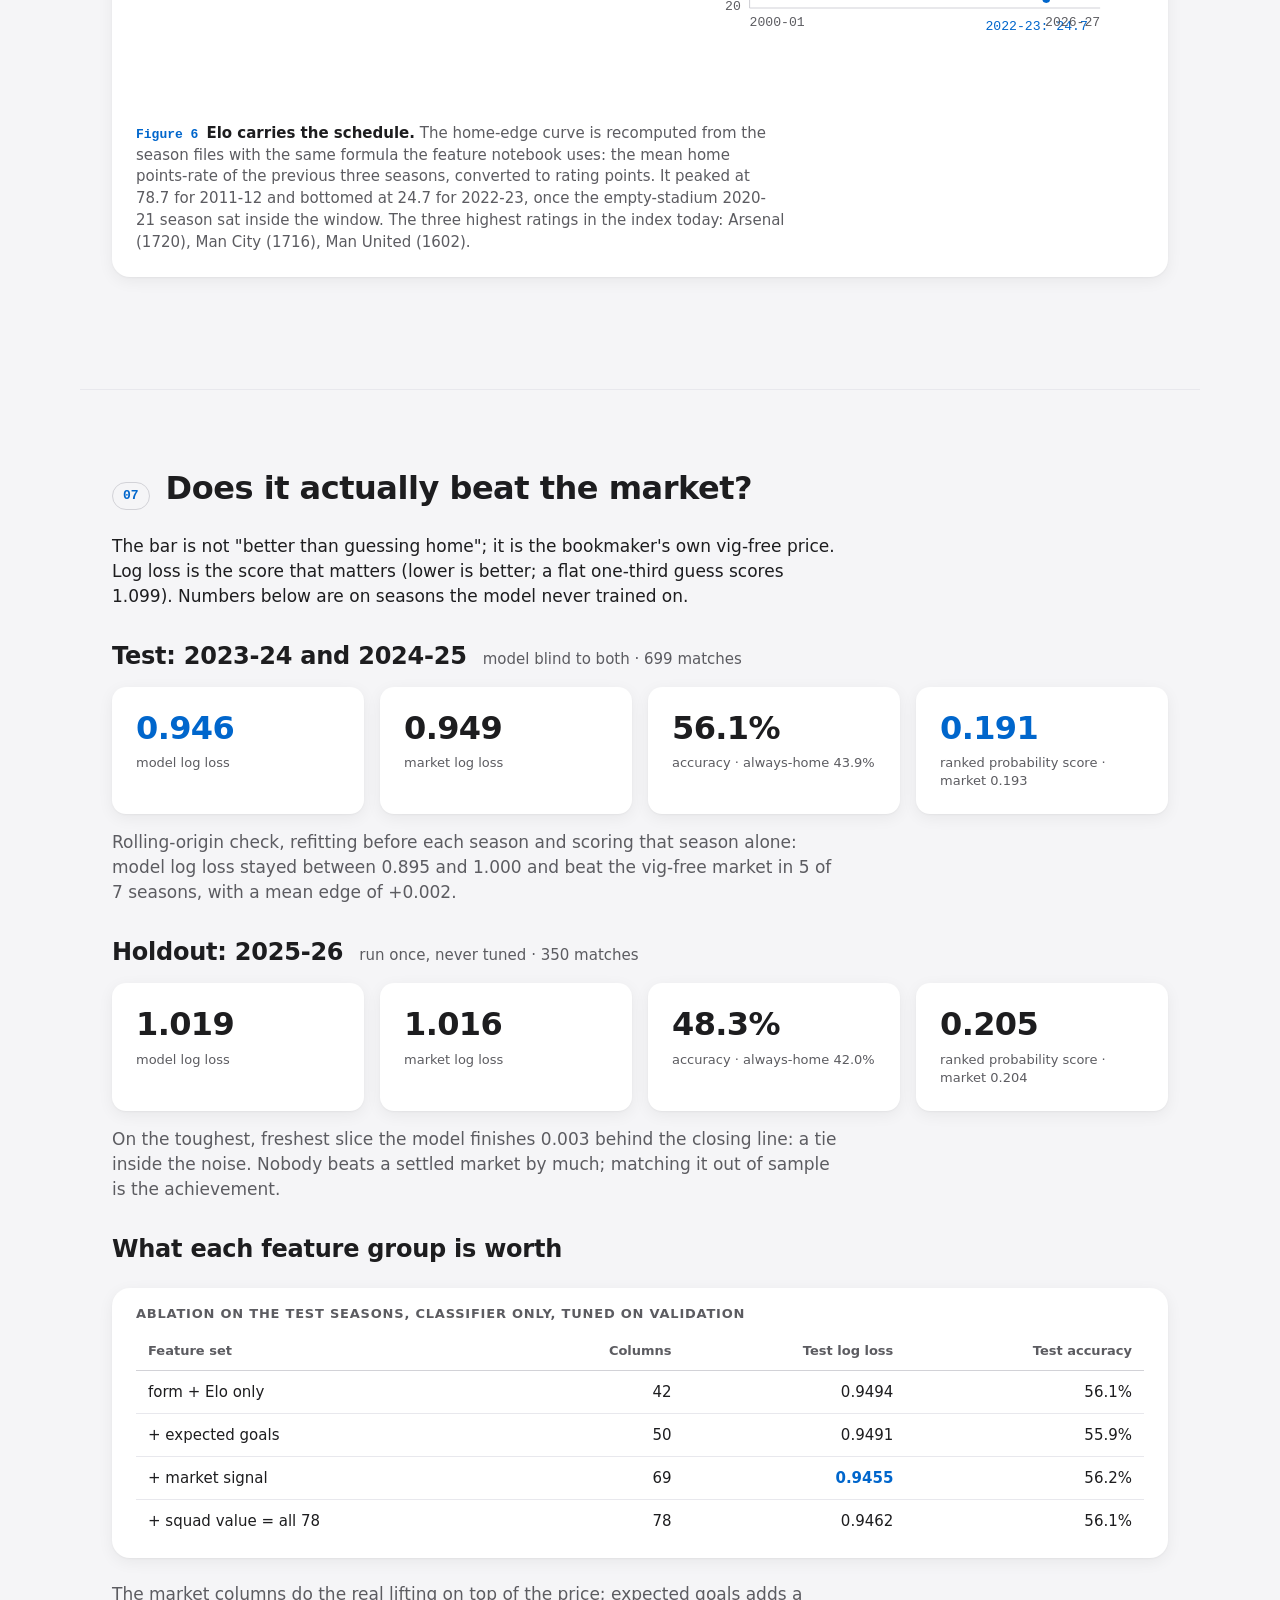
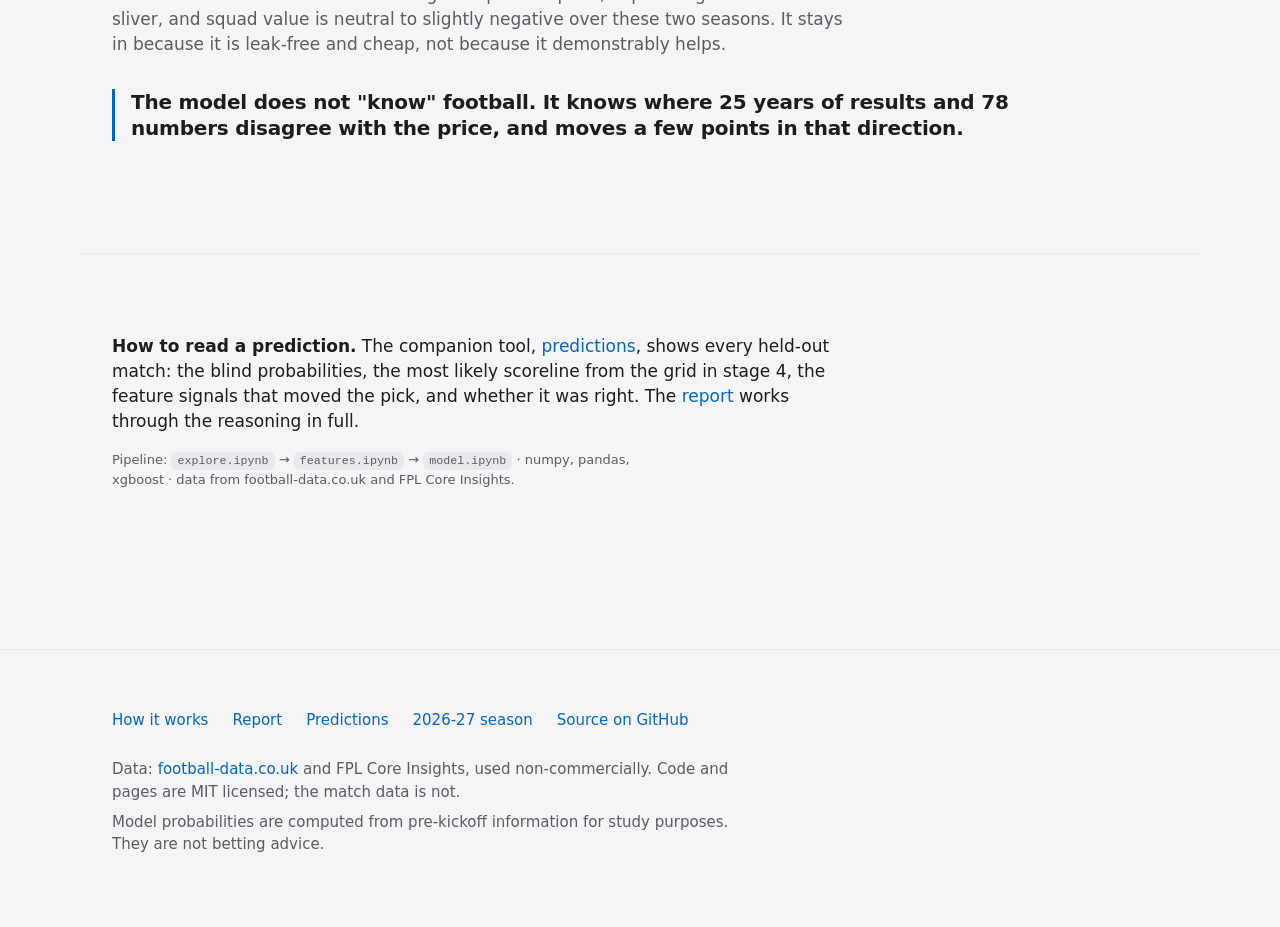
<file: docs/how-it-works.html>
<!doctype html>
<html lang="en">
<head>
<meta charset="utf-8">
<meta name="viewport" content="width=device-width, initial-scale=1">
<title>How it works · PL outcome model</title>
<meta name="description" content="The real pipeline behind the Premier League outcome model: pre-kickoff features, the market as a prior, boosted trees, a Dixon–Coles goal grid, the blend, calibration, and the scoreboard.">
<link rel="canonical" href="https://daytoo77.github.io/pl-outcome-predictor/how-it-works.html">
<meta name="theme-color" media="(prefers-color-scheme: light)" content="#f5f5f7">
<meta name="theme-color" media="(prefers-color-scheme: dark)" content="#000000">
<meta property="og:type" content="article">
<meta property="og:site_name" content="Premier League outcome model">
<meta property="og:title" content="How the Premier League outcome model works">
<meta property="og:description" content="Pre-kickoff features, the market as a prior, boosted trees, a Dixon–Coles goal grid, the blend, calibration, and the scoreboard.">
<meta property="og:url" content="https://daytoo77.github.io/pl-outcome-predictor/how-it-works.html">
<meta property="og:image" content="https://daytoo77.github.io/pl-outcome-predictor/assets/og/preview.png">
<meta property="og:image:width" content="1200">
<meta property="og:image:height" content="630">
<meta property="og:image:alt" content="Premier League outcome model: test log loss 0.946 against the market's 0.949.">
<meta name="twitter:card" content="summary_large_image">
<meta name="twitter:title" content="How the Premier League outcome model works">
<meta name="twitter:description" content="Pre-kickoff features, the market as a prior, boosted trees, a Dixon–Coles goal grid, the blend, calibration, and the scoreboard.">
<meta name="twitter:image" content="https://daytoo77.github.io/pl-outcome-predictor/assets/og/preview.png">
<link rel="icon" href="assets/favicon.svg" type="image/svg+xml">
<link rel="apple-touch-icon" href="assets/apple-touch-icon.png">
<link rel="stylesheet" href="assets/css/base.css">
<link rel="stylesheet" href="assets/css/components.css">
<script>(function(){try{var t=localStorage.getItem('pl-theme');if(t==='light'||t==='dark')document.documentElement.setAttribute('data-theme',t);var q=/[?&]theme=(light|dark)\b/.exec(location.search);if(q)document.documentElement.setAttribute('data-theme',q[1])}catch(e){}document.documentElement.classList.add('js')})()</script>
<script src="assets/js/site.js" defer></script>
<style>
  .keys { display: flex; flex-wrap: wrap; gap: var(--s-1); margin-top: var(--s-3); padding: 0; list-style: none; }
  .keys li { margin: 0; max-width: none; display: inline-flex; align-items: center; min-height: 32px; padding: 0 12px; border-radius: var(--r-pill); border: 1px solid var(--line); font-size: var(--fs-xs); color: var(--ink-2); font-weight: 500; }
  .feat-table td:not(:first-child), .feat-table th:not(:first-child) { font-family: var(--mono); font-size: var(--fs-xs); }
  .feat-table td:last-child { font-weight: 600; }
  .sb { display: grid; grid-template-columns: repeat(2, minmax(0, 1fr)); gap: var(--s-2); margin: var(--s-2) 0; }
  @media (min-width: 768px) { .sb { grid-template-columns: repeat(4, minmax(0, 1fr)); } }
  .sb-title { display: flex; flex-wrap: wrap; align-items: baseline; gap: var(--s-1) var(--s-2); margin-top: var(--s-4); }
  .sb-title .muted { font-size: var(--fs-sm); }
</style>
</head>
<body>
<a class="skip" href="#main">Skip to content</a>
<header class="site-nav">
  <div class="wrap">
    <a class="wordmark" href="index.html">
      <svg viewBox="0 0 64 64" aria-hidden="true" focusable="false"><rect class="mark-bg" width="64" height="64" rx="14"/><rect class="mark-fg" x="12" y="18" width="26" height="9" rx="3"/><rect class="mark-fg" x="41" y="18" width="11" height="9" rx="3" opacity="0.55"/><rect class="mark-fg" x="12" y="37" width="15" height="9" rx="3"/><rect class="mark-fg" x="30" y="37" width="22" height="9" rx="3" opacity="0.55"/></svg>
      PL outcome model
    </a>
    <nav aria-label="Site">
      <ul class="nav-links" id="nav-links">
        <li><a href="index.html">Overview</a></li>
        <li><a href="how-it-works.html" aria-current="page">How it works</a></li>
        <li><a href="pipeline.html">Pipeline</a></li>
        <li><a href="random-forest.html">Trees</a></li>
        <li><a href="playground.html">Playground</a></li>
        <li><a href="predictions.html">Predictions</a></li>
        <li><a href="season.html">Season</a></li>
        <li><a href="report.html">Report</a></li>
      </ul>
    </nav>
    <button class="icon-btn nav-menu" type="button" data-nav-toggle aria-expanded="false" aria-controls="nav-links" aria-label="Menu">
      <svg viewBox="0 0 24 24" aria-hidden="true" focusable="false"><path d="M4 7h16M4 12h16M4 17h16" fill="none" stroke="currentColor" stroke-width="2" stroke-linecap="round"/></svg>
    </button>
    <button class="icon-btn theme-toggle" type="button" data-theme-toggle data-state="system" aria-label="Theme: system. Switch to light.">
      <svg class="i-system" viewBox="0 0 24 24" aria-hidden="true" focusable="false"><circle cx="12" cy="12" r="9" fill="none" stroke="currentColor" stroke-width="2"/><path d="M12 3a9 9 0 0 1 0 18z" fill="currentColor"/></svg>
      <svg class="i-light" viewBox="0 0 24 24" aria-hidden="true" focusable="false"><circle cx="12" cy="12" r="4" fill="none" stroke="currentColor" stroke-width="2"/><path d="M12 2v3M12 19v3M2 12h3M19 12h3M4.9 4.9l2.1 2.1M17 17l2.1 2.1M4.9 19.1L7 17M17 7l2.1-2.1" fill="none" stroke="currentColor" stroke-width="2" stroke-linecap="round"/></svg>
      <svg class="i-dark" viewBox="0 0 24 24" aria-hidden="true" focusable="false"><path d="M20 14.5A8.5 8.5 0 0 1 9.5 4a7 7 0 1 0 10.5 10.5z" fill="none" stroke="currentColor" stroke-width="2" stroke-linejoin="round"/></svg>
    </button>
  </div>
</header>

<main id="main">
  <section class="hero wrap">
    <p class="eyebrow">How it works</p>
    <h1>Reading the match before kickoff</h1>
    <p class="lede">Every number the model sees is knowable before the first whistle. Here is the path from 25 seasons of results to three probabilities, <span class="var">P</span>(home), <span class="var">P</span>(draw), <span class="var">P</span>(away), drawn stage by stage.</p>
    <ul class="keys" aria-label="Colour key">
      <li><span class="swatch h"></span>Home</li>
      <li><span class="swatch d"></span>Draw</li>
      <li><span class="swatch a"></span>Away</li>
    </ul>
    <p class="byline"><span class="num" data-src="ui_meta.json#total_matches" data-fmt="int,">9,074</span> matches · <span class="num" data-src="ui_meta.json#n_features" data-fmt="int">78</span> pre-kickoff features · trained through 2022-23, tested on 2023-25, held out on 2025-26</p>
  </section>

  <!-- STAGE 1 -->
  <section class="section wrap" id="s1" aria-labelledby="s1-h">
    <div class="prose reveal">
      <div class="section-head"><span class="section-num">01</span><h2 id="s1-h">One row per match, every column a "before" number</h2></div>
      <p>The dataset is one row per match. The target <span class="var">y</span> is the result, <b>H</b>, <b>D</b> or <b>A</b>. Every feature is a <em>difference</em>: the home team's value minus the away team's, for things known the moment before kickoff: Elo gap, recent form, expected-goals form, days of rest, league position, squad market value, and the bookmaker's own price.</p>
      <p>The one rule that governs the whole project: a feature for match <span class="var">k</span> may only use matches 1 … <span class="var">k</span>−1. Every rolling average is shifted back one game before it is computed, so a row never contains a trace of its own result.</p>
    </div>
    <figure class="figure reveal">
      <div class="scroll-x">
        <table class="feat-table">
          <caption>Four real rows from the 2025-26 holdout (matchday 3), a handful of the 78 columns</caption>
          <thead><tr><th>Match</th><th>home Elo</th><th>away Elo</th><th>market P(H)</th><th>market P(D)</th><th>market P(A)</th><th>y</th></tr></thead>
          <tbody>
            <tr><td>Brentford v Chelsea</td><td data-src="ui_predictions.json#[id=9531].elo.home" data-fmt="int">1516</td><td data-src="ui_predictions.json#[id=9531].elo.away" data-fmt="int">1606</td><td data-src="ui_predictions.json#[id=9531].market.H" data-fmt="3">0.209</td><td data-src="ui_predictions.json#[id=9531].market.D" data-fmt="3">0.242</td><td data-src="ui_predictions.json#[id=9531].market.A" data-fmt="3">0.549</td><td>D</td></tr>
            <tr><td>Arsenal v Nott'm Forest</td><td data-src="ui_predictions.json#[id=9532].elo.home" data-fmt="int">1655</td><td data-src="ui_predictions.json#[id=9532].elo.away" data-fmt="int">1522</td><td data-src="ui_predictions.json#[id=9532].market.H" data-fmt="3">0.688</td><td data-src="ui_predictions.json#[id=9532].market.D" data-fmt="3">0.196</td><td data-src="ui_predictions.json#[id=9532].market.A" data-fmt="3">0.116</td><td>H</td></tr>
            <tr><td>Bournemouth v Brighton</td><td data-src="ui_predictions.json#[id=9533].elo.home" data-fmt="int">1542</td><td data-src="ui_predictions.json#[id=9533].elo.away" data-fmt="int">1542</td><td data-src="ui_predictions.json#[id=9533].market.H" data-fmt="3">0.399</td><td data-src="ui_predictions.json#[id=9533].market.D" data-fmt="3">0.271</td><td data-src="ui_predictions.json#[id=9533].market.A" data-fmt="3">0.331</td><td>H</td></tr>
            <tr><td>Everton v Aston Villa</td><td data-src="ui_predictions.json#[id=9535].elo.home" data-fmt="int">1531</td><td data-src="ui_predictions.json#[id=9535].elo.away" data-fmt="int">1539</td><td data-src="ui_predictions.json#[id=9535].market.H" data-fmt="3">0.389</td><td data-src="ui_predictions.json#[id=9535].market.D" data-fmt="3">0.290</td><td data-src="ui_predictions.json#[id=9535].market.A" data-fmt="3">0.321</td><td>D</td></tr>
          </tbody>
        </table>
      </div>
      <figcaption><span class="fig-label">Figure 1</span><b>The table the models train on.</b> The Elo columns become one <code>elo_diff</code> feature; the market columns are the de-vigged consensus price. The other feature families, all shifted back one match, are two flavours of form (a flat five-game mean and an exponentially weighted one that decays smoothly instead of dropping game <span class="var">k</span>−5 off a cliff), season-to-date rates, expected goals, rest and congestion, head-to-head, league table position, and pre-season squad value.</figcaption>
    </figure>
  </section>

  <!-- STAGE 2 -->
  <section class="section wrap" id="s2" aria-labelledby="s2-h">
    <div class="prose reveal">
      <div class="section-head"><span class="section-num">02</span><h2 id="s2-h">Start from the market, not from zero</h2></div>
      <p>A bookmaker's price is the strongest single forecast in existence: it folds in every model, every team-sheet leak and every bet. So the model does not start from a blank slate; it starts from the market and only tries to improve on it.</p>
      <p>Raw odds do not quite work as probabilities: <code>1/odds</code> across the three results sums to a little over 1, the "overround", the bookmaker's margin. Divide it out and you have vig-free probabilities. Take their logs and you have the <b>base margin</b>, the number the trees begin from.</p>
    </div>
    <figure class="figure reveal">
      <div class="scroll-x">
        <svg class="dia" viewBox="0 0 920 290" width="920" height="290" style="min-width:640px" role="img" aria-labelledby="s2-t" aria-describedby="s2-d">
          <title id="s2-t">Odds to vig-free probabilities to log-odds base margin</title>
          <desc id="s2-d">Worked example. Decimal odds 1.53, 4.30 and 6.50 invert to 0.654, 0.233 and 0.154, which sum to 1.040. Dividing by the sum gives 0.628, 0.224 and 0.148. Their logs, minus 0.464, minus 1.498 and minus 1.911, are the base margin.</desc>
          <defs><marker id="ar2" viewBox="0 0 10 10" refX="8" refY="5" markerWidth="8" markerHeight="8" orient="auto-start-reverse"><path d="M0 0 L10 5 L0 10 z" fill="var(--accent)"/></marker></defs>
          <text x="30" y="40" class="dim mono">bookmaker odds (worked example)</text>
          <g class="mono" font-size="15">
            <text x="30" y="86">H   1.53</text><text x="30" y="120">D   4.30</text><text x="30" y="154">A   6.50</text>
          </g>
          <text x="30" y="196" class="dim mono">1/odds → 0.654 + 0.233 + 0.154</text>
          <text x="30" y="216" class="acc mono b">Σ = 1.040  (overround 4.0%)</text>
          <path d="M210 118 L286 118" stroke="var(--accent)" stroke-width="1.6" marker-end="url(#ar2)"/>
          <text x="226" y="108" class="dim mono">÷ Σ</text>
          <text x="310" y="40" class="dim mono">vig-free probability</text>
          <g class="mono">
            <rect x="310" y="66" width="240" height="22" rx="4" class="seg-h"/><text x="558" y="82">0.628  H</text>
            <rect x="310" y="104" width="86" height="22" rx="4" class="seg-d"/><text x="404" y="120">0.224  D</text>
            <rect x="310" y="142" width="57" height="22" rx="4" class="seg-a"/><text x="375" y="158">0.148  A</text>
          </g>
          <path d="M600 118 L676 118" stroke="var(--accent)" stroke-width="1.6" marker-end="url(#ar2)"/>
          <text x="622" y="108" class="dim mono">log</text>
          <text x="700" y="40" class="dim mono">base margin</text>
          <g class="mono" font-size="15">
            <text x="700" y="86">−0.464</text><text x="700" y="120">−1.498</text><text x="700" y="154">−1.911</text>
          </g>
          <text x="700" y="200" class="dim">the trees add to this,</text>
          <text x="700" y="218" class="dim">then a softmax gives P</text>
          <text x="30" y="266" class="dim">Where no odds exist (2000–02, about 8% of matches) the base margin is log(1/3), a flat prior.</text>
        </svg>
      </div>
      <figcaption><span class="fig-label">Figure 2</span><b>The market becomes the model's prior.</b> Everything downstream is expressed as a correction to this: <span class="var">final log-odds = base margin + Σ tree outputs</span>. The odds in the figure are a worked example, not a specific fixture.</figcaption>
    </figure>
  </section>

  <!-- STAGE 3 -->
  <section class="section wrap" id="s3" aria-labelledby="s3-h">
    <div class="prose reveal">
      <div class="section-head"><span class="section-num">03</span><h2 id="s3-h">Model A: boosted trees learn what the market misses</h2></div>
      <p>A <a href="random-forest.html">random forest</a> builds hundreds of trees in parallel on bootstrap samples and takes a vote. Gradient boosting is the other idea: a <em>chain</em> of small trees, each one fitting the error the chain still has. Tree 1 nudges the market prior; tree 2 corrects what tree 1 left wrong; and so on for a few hundred rounds, each nudge tiny (learning rate <span class="num" data-src="config.json#clf_params.eta" data-fmt="2">0.03</span>).</p>
      <p>Each tree is shallow, <span data-src="config.json#clf_params.max_depth" data-fmt="int">3</span> questions deep, splitting on things like <code>elo_diff ≤ 38</code> or <code>xgd_ewm_diff ≤ −0.4</code>. The leaves are not classes; they are small additions to the running log-odds. Add the market prior, add every tree, push through a softmax, and three probabilities come out.</p>
    </div>
    <figure class="figure reveal">
      <div class="scroll-x">
        <svg class="dia" viewBox="0 0 920 330" width="920" height="330" style="min-width:640px" role="img" aria-labelledby="s3-t" aria-describedby="s3-d">
          <title id="s3-t">Boosting: a market prior plus a chain of shallow trees</title>
          <desc id="s3-d">Schematic. The base margin for H, D and A enters on the left. Three example trees each ask one threshold question and emit small leaf nudges. The nudges accumulate onto the base margin, and a softmax turns the totals into probabilities of 0.66, 0.20 and 0.14. Leaf values are illustrative.</desc>
          <defs><marker id="ar3" viewBox="0 0 10 10" refX="8" refY="5" markerWidth="7" markerHeight="7" orient="auto-start-reverse"><path d="M0 0 L10 5 L0 10 z" fill="var(--accent)"/></marker></defs>
          <text x="20" y="30" class="dim mono">market prior</text>
          <g class="mono"><text x="20" y="70">H −0.46</text><text x="20" y="88">D −1.50</text><text x="20" y="106">A −1.91</text></g>
          <path d="M96 84 L150 84" stroke="var(--accent)" stroke-width="1.4" marker-end="url(#ar3)"/>
          <g text-anchor="middle">
            <text x="205" y="30" class="dim mono">tree 1</text>
            <circle cx="205" cy="60" r="20" class="stroke-acc" stroke-width="1.5"/><text x="205" y="64" class="mono" font-size="10">elo≤38</text>
            <line x1="192" y1="75" x2="170" y2="104" stroke="var(--accent)"/><line x1="218" y1="75" x2="240" y2="104" stroke="var(--accent)"/>
            <circle cx="168" cy="118" r="15" class="fill-soft" stroke="var(--accent)"/><text x="168" y="122" class="mono" font-size="10">−.04</text>
            <circle cx="242" cy="118" r="15" class="fill-soft" stroke="var(--accent)"/><text x="242" y="122" class="mono" font-size="10">+.06</text>
            <text x="360" y="30" class="dim mono">tree 2</text>
            <circle cx="360" cy="60" r="20" class="stroke-acc" stroke-width="1.5"/><text x="360" y="64" class="mono" font-size="10">xgd≤−.4</text>
            <line x1="347" y1="75" x2="325" y2="104" stroke="var(--accent)"/><line x1="373" y1="75" x2="395" y2="104" stroke="var(--accent)"/>
            <circle cx="323" cy="118" r="15" class="fill-soft" stroke="var(--accent)"/><text x="323" y="122" class="mono" font-size="10">+.03</text>
            <circle cx="397" cy="118" r="15" class="fill-soft" stroke="var(--accent)"/><text x="397" y="122" class="mono" font-size="10">−.05</text>
            <text x="470" y="92" class="dim mono" font-size="20">···</text>
            <text x="560" y="30" class="dim mono">tree K</text>
            <circle cx="560" cy="60" r="20" class="stroke-acc" stroke-width="1.5"/><text x="560" y="64" class="mono" font-size="10">rest≤−1</text>
            <line x1="547" y1="75" x2="525" y2="104" stroke="var(--accent)"/><line x1="573" y1="75" x2="595" y2="104" stroke="var(--accent)"/>
            <circle cx="523" cy="118" r="15" class="fill-soft" stroke="var(--accent)"/><text x="523" y="122" class="mono" font-size="10">−.02</text>
            <circle cx="597" cy="118" r="15" class="fill-soft" stroke="var(--accent)"/><text x="597" y="122" class="mono" font-size="10">+.01</text>
          </g>
          <line x1="20" y1="160" x2="660" y2="160" stroke="var(--line)"/>
          <text x="20" y="186" class="dim mono">accumulate:  base margin + Σ leaf nudges</text>
          <g class="mono"><text x="20" y="220">H  −0.46 + 0.19 → −0.27</text><text x="20" y="240">D  −1.50 − 0.02 → −1.52</text><text x="20" y="260">A  −1.91 − 0.24 → −2.15</text></g>
          <path d="M330 240 L400 240" stroke="var(--accent)" stroke-width="1.6" marker-end="url(#ar3)"/>
          <text x="340" y="230" class="dim mono">softmax</text>
          <g class="mono">
            <rect x="420" y="202" width="220" height="20" rx="4" class="seg-h"/><text x="648" y="217">0.66 H</text>
            <rect x="420" y="230" width="66" height="20" rx="4" class="seg-d"/><text x="494" y="245">0.20 D</text>
            <rect x="420" y="258" width="47" height="20" rx="4" class="seg-a"/><text x="475" y="273">0.14 A</text>
          </g>
          <text x="20" y="310" class="dim">Schematic: thresholds and leaf values are illustrative. No class weights: an earlier version forced draws up with inverse-frequency weights, and the log loss got worse.</text>
        </svg>
      </div>
      <figcaption><span class="fig-label">Figure 3</span><b>Boosting is sequential, not a vote.</b> Each tree is small and its leaves are adjustments, not verdicts. The market prior plus every adjustment, softmaxed, is Model A. Honest probabilities come first; the draw question is handled two ways below.</figcaption>
    </figure>
  </section>

  <!-- STAGE 4 -->
  <section class="section wrap" id="s4" aria-labelledby="s4-h">
    <div class="prose reveal">
      <div class="section-head"><span class="section-num">04</span><h2 id="s4-h">Model B: a draw is what low scores look like</h2></div>
      <p>A draw is not a tactic a team picks; it is what happens when two low goal expectations meet: 0–0, 1–1, 2–2. Asking a flat classifier to carve that region out of overlapping distributions is hard. So Model B models the goals instead.</p>
      <p>Two Poisson regressors predict <span class="var">λ</span> = expected home goals and <span class="var">μ</span> = expected away goals, each starting from the market's implied expected goals. From those, a whole scoreline matrix: <span class="var">P(i, j) = Poisson(i; λ) · Poisson(j; μ) · τ(i, j)</span>. The <b>Dixon–Coles τ</b> nudges the four lowest scores, where independent Poisson is known to be wrong. Sum the triangles and you have H, D and A: the draw falls out of the arithmetic.</p>
    </div>
    <figure class="figure reveal">
      <div class="scroll-x">
        <svg class="dia" viewBox="0 0 920 420" width="920" height="420" style="min-width:640px" role="img" aria-labelledby="s4-t" aria-describedby="s4-d">
          <title id="s4-t">Dixon–Coles scoreline matrix</title>
          <desc id="s4-d">Worked example with expected home goals 1.74 and expected away goals 0.92 at the committed rho of minus 0.11. Home goals run down the rows and away goals across the columns. The lower triangle sums to a home-win probability of 0.555, the diagonal to a draw probability of 0.260, the upper triangle to an away-win probability of 0.185. The most likely single score is 1–1 at 0.124.</desc>
          <defs><marker id="ar4" viewBox="0 0 10 10" refX="8" refY="5" markerWidth="7" markerHeight="7" orient="auto-start-reverse"><path d="M0 0 L10 5 L0 10 z" fill="var(--accent)"/></marker></defs>
          <text x="20" y="28" class="mono">λ = E[home goals] = 1.74     μ = E[away goals] = 0.92     ρ = <tspan data-src="config.json#dixon_coles_rho" data-fmt="2">−0.11</tspan></text>
          <g class="mono" transform="translate(70,70)">
            <text x="150" y="-26" class="dim" text-anchor="middle">away goals →</text>
            <text x="-48" y="150" class="dim" text-anchor="middle" transform="rotate(-90,-48,150)">home goals →</text>
            <g class="dim" text-anchor="middle"><text x="30" y="-8">0</text><text x="80" y="-8">1</text><text x="130" y="-8">2</text><text x="180" y="-8">3</text><text x="230" y="-8">4</text><text x="280" y="-8">5</text></g>
            <g class="dim" text-anchor="end"><text x="-10" y="20">0</text><text x="-10" y="60">1</text><text x="-10" y="100">2</text><text x="-10" y="140">3</text><text x="-10" y="180">4</text><text x="-10" y="220">5</text></g>
            <!-- row 0 -->
            <rect x="6" y="0" width="48" height="30" rx="5" class="seg-d" opacity="0.66"/><text x="30" y="19" text-anchor="middle" style="fill:var(--seg-draw-ink)">.082</text>
            <rect x="56" y="0" width="48" height="30" rx="5" class="seg-a" opacity="0.42"/><text x="80" y="19" text-anchor="middle">.052</text>
            <rect x="106" y="0" width="48" height="30" rx="5" class="seg-a" opacity="0.24"/><text x="130" y="19" text-anchor="middle">.030</text>
            <rect x="156" y="0" width="48" height="30" rx="5" class="seg-a" opacity="0.07"/><text x="180" y="19" text-anchor="middle" class="dim">.009</text>
            <rect x="206" y="0" width="48" height="30" rx="5" class="seg-a" opacity="0.02"/><text x="230" y="19" text-anchor="middle" class="dim">.002</text>
            <rect x="256" y="0" width="48" height="30" rx="5" class="seg-a" opacity="0.01"/>
            <!-- row 1 -->
            <rect x="6" y="40" width="48" height="30" rx="5" class="seg-h" opacity="0.88"/><text x="30" y="59" text-anchor="middle" style="fill:var(--seg-home-ink)">.109</text>
            <rect x="56" y="40" width="48" height="30" rx="5" class="seg-d" opacity="1"/><text x="80" y="59" text-anchor="middle" class="b" style="fill:var(--seg-draw-ink)">.124</text>
            <rect x="106" y="40" width="48" height="30" rx="5" class="seg-a" opacity="0.42"/><text x="130" y="59" text-anchor="middle">.052</text>
            <rect x="156" y="40" width="48" height="30" rx="5" class="seg-a" opacity="0.13"/><text x="180" y="59" text-anchor="middle" class="dim">.016</text>
            <rect x="206" y="40" width="48" height="30" rx="5" class="seg-a" opacity="0.03"/><text x="230" y="59" text-anchor="middle" class="dim">.004</text>
            <rect x="256" y="40" width="48" height="30" rx="5" class="seg-a" opacity="0.01"/>
            <!-- row 2 -->
            <rect x="6" y="80" width="48" height="30" rx="5" class="seg-h" opacity="0.85"/><text x="30" y="99" text-anchor="middle" style="fill:var(--seg-home-ink)">.106</text>
            <rect x="56" y="80" width="48" height="30" rx="5" class="seg-h" opacity="0.78"/><text x="80" y="99" text-anchor="middle" style="fill:var(--seg-home-ink)">.097</text>
            <rect x="106" y="80" width="48" height="30" rx="5" class="seg-d" opacity="0.36"/><text x="130" y="99" text-anchor="middle">.045</text>
            <rect x="156" y="80" width="48" height="30" rx="5" class="seg-a" opacity="0.11"/><text x="180" y="99" text-anchor="middle" class="dim">.014</text>
            <rect x="206" y="80" width="48" height="30" rx="5" class="seg-a" opacity="0.02"/><text x="230" y="99" text-anchor="middle" class="dim">.003</text>
            <rect x="256" y="80" width="48" height="30" rx="5" class="seg-a" opacity="0.01"/>
            <!-- row 3 -->
            <rect x="6" y="120" width="48" height="30" rx="5" class="seg-h" opacity="0.49"/><text x="30" y="139" text-anchor="middle">.061</text>
            <rect x="56" y="120" width="48" height="30" rx="5" class="seg-h" opacity="0.46"/><text x="80" y="139" text-anchor="middle">.057</text>
            <rect x="106" y="120" width="48" height="30" rx="5" class="seg-h" opacity="0.21"/><text x="130" y="139" text-anchor="middle">.026</text>
            <rect x="156" y="120" width="48" height="30" rx="5" class="seg-d" opacity="0.06"/><text x="180" y="139" text-anchor="middle" class="dim">.008</text>
            <rect x="206" y="120" width="48" height="30" rx="5" class="seg-a" opacity="0.02"/><text x="230" y="139" text-anchor="middle" class="dim">.002</text>
            <rect x="256" y="120" width="48" height="30" rx="5" class="seg-a" opacity="0.01"/>
            <!-- row 4 -->
            <rect x="6" y="160" width="48" height="30" rx="5" class="seg-h" opacity="0.22"/><text x="30" y="179" text-anchor="middle">.027</text>
            <rect x="56" y="160" width="48" height="30" rx="5" class="seg-h" opacity="0.20"/><text x="80" y="179" text-anchor="middle">.025</text>
            <rect x="106" y="160" width="48" height="30" rx="5" class="seg-h" opacity="0.09"/><text x="130" y="179" text-anchor="middle" class="dim">.011</text>
            <rect x="156" y="160" width="48" height="30" rx="5" class="seg-h" opacity="0.02"/><text x="180" y="179" text-anchor="middle" class="dim">.003</text>
            <rect x="206" y="160" width="48" height="30" rx="5" class="seg-d" opacity="0.02"/>
            <rect x="256" y="160" width="48" height="30" rx="5" class="seg-a" opacity="0.01"/>
            <!-- row 5 -->
            <rect x="6" y="200" width="48" height="30" rx="5" class="seg-h" opacity="0.07"/><text x="30" y="219" text-anchor="middle" class="dim">.009</text>
            <rect x="56" y="200" width="48" height="30" rx="5" class="seg-h" opacity="0.07"/><text x="80" y="219" text-anchor="middle" class="dim">.009</text>
            <rect x="106" y="200" width="48" height="30" rx="5" class="seg-h" opacity="0.03"/><text x="130" y="219" text-anchor="middle" class="dim">.004</text>
            <rect x="156" y="200" width="48" height="30" rx="5" class="seg-h" opacity="0.01"/>
            <rect x="206" y="200" width="48" height="30" rx="5" class="seg-h" opacity="0.01"/>
            <rect x="256" y="200" width="48" height="30" rx="5" class="seg-d" opacity="0.01"/>
            <rect x="6" y="0" width="98" height="70" rx="6" class="stroke-acc" stroke-width="2" stroke-dasharray="4 3"/>
            <text x="130" y="-46" class="acc">τ correction: 0–0, 1–0, 0–1, 1–1</text>
            <path d="M120 -40 L70 -8" stroke="var(--accent)" stroke-width="1" marker-end="url(#ar4)"/>
          </g>
          <g class="mono" transform="translate(430,80)">
            <rect x="0" y="8" width="12" height="12" rx="3" class="seg-h"/><text x="22" y="19">lower triangle   Σ = P(H) = 0.555</text>
            <rect x="0" y="38" width="12" height="12" rx="3" class="seg-d"/><text x="22" y="49">diagonal         Σ = P(D) = 0.260</text>
            <rect x="0" y="68" width="12" height="12" rx="3" class="seg-a"/><text x="22" y="79">upper triangle   Σ = P(A) = 0.185</text>
            <text x="0" y="128" class="dim" font-family="var(--font)">The same matrix gives the exact-score grid</text>
            <text x="0" y="148" class="dim" font-family="var(--font)">the predictions browser shows; 1–1 is the</text>
            <text x="0" y="168" class="dim" font-family="var(--font)">single most likely line here, at 12.4%.</text>
          </g>
          <text x="20" y="360" class="dim">Worked example: λ and μ are chosen for illustration; ρ is the committed value and the cells are computed from it.</text>
        </svg>
      </div>
      <figcaption><span class="fig-label">Figure 4</span><b>Goals in, outcomes out.</b> <span class="var">ρ</span>, the strength of the low-score correction, is fit on the validation seasons. Model B tends to be sharper than Model A on tight, low-scoring games.</figcaption>
    </figure>
  </section>

  <!-- STAGE 5 -->
  <section class="section wrap" id="s5" aria-labelledby="s5-h">
    <div class="prose reveal">
      <div class="section-head"><span class="section-num">05</span><h2 id="s5-h">Blend the two, then make the numbers honest</h2></div>
      <p>Model A and Model B make different mistakes, so a weighted average of the two beats either alone. The weight <span class="var">w</span> is whatever minimises log loss on the tuning seasons. In the committed model it is <span class="num" data-src="config.json#blend_weight_w" data-fmt="2">0.30</span> on the classifier, so the goal model carries 70% of the vote. The weight is not stable across tuning windows: the bundle tuned on 2021-23, which produced the test-season numbers, put about <span class="num" data-src="site_stats.json#blend_reconstructed.test.w_clf" data-fmt="3">0.925</span> on the classifier (reconstructed from the published test predictions).</p>
      <p>Last step: <b>calibration</b>. A model can have a good log loss and still be slightly over-confident: it says 65%, it happens 58%. One temperature parameter <span class="var">T</span> = <span class="num" data-src="config.json#temperature" data-fmt="2">1.04</span>, fit on the tuning block, gently rescales every probability so the stated chance matches the observed rate. Here the blend was already close, so <span class="var">T</span> barely moves.</p>
    </div>
    <figure class="figure reveal">
      <div class="scroll-x">
        <svg class="dia" viewBox="0 0 920 300" width="920" height="300" style="min-width:640px" role="img" aria-labelledby="s5-t" aria-describedby="s5-d">
          <title id="s5-t">Blend and reliability curve</title>
          <desc id="s5-d">Left: Model A and Model B probability bars combined by weight w and then temperature-scaled into the final probabilities. Right: the reliability curve of the predicted home-win probability on the test seasons, ten deciles, which tracks the diagonal at the extremes and wobbles in the middle.</desc>
          <defs><marker id="ar5" viewBox="0 0 10 10" refX="8" refY="5" markerWidth="7" markerHeight="7" orient="auto-start-reverse"><path d="M0 0 L10 5 L0 10 z" fill="var(--accent)"/></marker></defs>
          <g class="mono">
            <text x="20" y="34" class="dim">A · classifier</text>
            <rect x="20" y="44" width="150" height="16" rx="3" class="seg-h"/><rect x="20" y="64" width="52" height="16" rx="3" class="seg-d"/><rect x="20" y="84" width="38" height="16" rx="3" class="seg-a"/>
            <text x="20" y="128" class="dim">B · goal model</text>
            <rect x="20" y="138" width="132" height="16" rx="3" class="seg-h"/><rect x="20" y="158" width="62" height="16" rx="3" class="seg-d"/><rect x="20" y="178" width="42" height="16" rx="3" class="seg-a"/>
            <text x="228" y="104" font-size="14">w·A + (1−w)·B</text>
            <path d="M200 110 L220 110" stroke="var(--accent)" marker-end="url(#ar5)"/>
            <path d="M360 110 L392 110" stroke="var(--accent)" marker-end="url(#ar5)"/>
            <text x="368" y="98" class="dim">T</text>
            <text x="410" y="60" class="dim">final (schematic)</text>
            <rect x="410" y="70" width="146" height="18" rx="3" class="seg-h"/><text x="564" y="84">0.63 H</text>
            <rect x="410" y="94" width="58" height="18" rx="3" class="seg-d"/><text x="476" y="108">0.23 D</text>
            <rect x="410" y="118" width="40" height="18" rx="3" class="seg-a"/><text x="458" y="132">0.14 A</text>
          </g>
          <g transform="translate(660,40)">
            <text x="100" y="-10" class="dim mono" text-anchor="middle">reliability: P(home win), test deciles</text>
            <rect x="0" y="0" width="200" height="200" class="stroke"/>
            <line x1="0" y1="200" x2="200" y2="0" stroke="var(--line)" stroke-dasharray="3 3"/>
            <polyline points="25.8,185.8 43.8,154.2 59.2,157.2 70.4,120 83,114.2 96.4,116 110.2,62.8 125.2,105.8 142.2,62.8 164,42.8" fill="none" stroke="var(--accent)" stroke-width="2"/>
            <g fill="var(--accent)">
              <circle cx="25.8" cy="185.8" r="3"/><circle cx="43.8" cy="154.2" r="3"/><circle cx="59.2" cy="157.2" r="3"/><circle cx="70.4" cy="120" r="3"/><circle cx="83" cy="114.2" r="3"/><circle cx="96.4" cy="116" r="3"/><circle cx="110.2" cy="62.8" r="3"/><circle cx="125.2" cy="105.8" r="3"/><circle cx="142.2" cy="62.8" r="3"/><circle cx="164" cy="42.8" r="3"/>
            </g>
            <text x="0" y="218" class="dim mono" font-size="11">predicted → 0 to 1</text>
            <text x="-8" y="4" class="dim mono" font-size="11" text-anchor="end" transform="rotate(-90,-8,4)">observed → 0 to 1</text>
          </g>
        </svg>
      </div>
      <figcaption><span class="fig-label">Figure 5</span><b>One number out per outcome.</b> The reliability curve plots the mean predicted home-win probability against the observed home-win rate in each decile of the <span class="num" data-src="ui_meta.json#test.n" data-fmt="int">699</span> test matches. Points on the diagonal mean "when the model says 40%, it happens about 40% of the time". The extremes sit close; the middle deciles wobble, with about 70 matches each, which is the sample-size noise you would expect.</figcaption>
    </figure>
  </section>

  <!-- STAGE 6 -->
  <section class="section wrap" id="s6" aria-labelledby="s6-h">
    <div class="prose reveal">
      <div class="section-head"><span class="section-num">06</span><h2 id="s6-h">The Elo engine, upgraded</h2></div>
      <p>Elo is the strongest single pre-model signal: one number per club that moves after every match and quietly absorbs strength of schedule. Three changes over the textbook version:</p>
      <p><b>Margin matters.</b> A 5–0 and a stoppage-time 1–0 used to move ratings by the same amount. Now the update step scales with <span class="var">√|Δgoals|</span>. <b>Home advantage drifts.</b> Instead of a fixed 60 rating points, each season is fed the home edge implied by the previous three seasons' results. <b>Ratings regress.</b> Every August each rating moves 25% of the way back to 1500, and promoted clubs enter at 1500.</p>
    </div>
    <figure class="figure reveal">
      <div class="scroll-x">
        <svg class="dia" viewBox="0 0 920 320" width="920" height="320" style="min-width:640px" role="img" aria-labelledby="s6-t" aria-describedby="s6-d">
          <title id="s6-t">Elo update and the home-field advantage fed to it by season</title>
          <desc id="s6-d">Left: ratings plus home edge give an expected score, the match is played, and the rating moves by K times the square root of the goal margin times the surprise. Right: a line chart of the home-field advantage in rating points by season from 2000-01 to 2026-27, in the 60s and 70s through the 2000s, drifting down to the 50s in the mid-2010s, then dropping to the mid-20s by 2022-23 after the empty-stadium season entered the window, and recovering to the 40s.</desc>
          <defs><marker id="ar6" viewBox="0 0 10 10" refX="8" refY="5" markerWidth="7" markerHeight="7" orient="auto-start-reverse"><path d="M0 0 L10 5 L0 10 z" fill="var(--accent)"/></marker></defs>
          <g class="mono">
            <rect class="stroke" x="20" y="40" width="150" height="40" rx="8"/><text x="34" y="58" class="dim" font-size="10">ratings + home edge</text><text x="34" y="73">Rₕ + HFA  ·  Rₐ</text>
            <path d="M172 60 L212 60" stroke="var(--accent)" marker-end="url(#ar6)"/>
            <rect class="stroke" x="214" y="40" width="128" height="40" rx="8"/><text x="228" y="58" class="dim" font-size="10">expected score</text><text x="228" y="73">E = 0.68</text>
            <path d="M344 60 L384 60" stroke="var(--accent)" marker-end="url(#ar6)"/>
            <rect class="stroke" x="386" y="40" width="150" height="40" rx="8"/><text x="400" y="58" class="dim" font-size="10">play: result 3–1</text><text x="400" y="73">S = 1,  |Δg| = 2</text>
            <path d="M300 88 L300 116" stroke="var(--accent)" marker-end="url(#ar6)"/>
            <text x="60" y="140" class="acc b">R ← R + K·√|Δg|·(S − E)</text>
            <text x="60" y="160" class="dim">= R + 20·1.41·(1 − 0.68) = R + 9.0   (a plain win would be +6.4)</text>
            <text x="60" y="184" class="dim" font-family="var(--font)">Worked example: K = 20, expected score chosen for illustration.</text>
          </g>
          <g transform="translate(560,110)" class="mono" font-size="10">
            <text x="160" y="-16" class="dim" text-anchor="middle">home-field advantage fed to Elo, rating points, by season</text>
            <line x1="0" y1="120" x2="320" y2="120" stroke="var(--line)"/>
            <line x1="0" y1="0" x2="0" y2="120" stroke="var(--line)"/>
            <text x="-8" y="4" class="dim" text-anchor="end">90</text>
            <text x="-8" y="64" class="dim" text-anchor="end">55</text>
            <text x="-8" y="122" class="dim" text-anchor="end">20</text>
            <polyline fill="none" stroke="var(--accent)" stroke-width="2" points="0,51.4 12.3,12.2 24.6,43.3 36.9,35.7 49.2,50.3 61.5,36.8 73.8,38.4 86.2,27.5 98.5,29.7 110.8,39.5 123.1,28.6 135.4,19.3 147.7,23.7 160,46.5 172.3,64.3 184.6,63.2 196.9,73.3 209.2,61.6 221.5,57.3 233.8,50.9 246.2,62.7 258.5,101.9 270.8,111.9 283.1,101.9 295.4,69.6 307.7,75.5 320,89.8"/>
            <circle cx="270.8" cy="111.9" r="3.5" fill="var(--accent)"/>
            <text x="262" y="140" class="acc" text-anchor="middle">2022-23: <tspan data-src="site_stats.json#hfa_by_season.2022-23" data-fmt="1">24.7</tspan></text>
            <circle cx="135.4" cy="19.3" r="3.5" fill="var(--accent)"/>
            <text x="135" y="10" class="acc" text-anchor="middle">2011-12: <tspan data-src="site_stats.json#hfa_by_season.2011-12" data-fmt="1">78.7</tspan></text>
            <text x="0" y="136" class="dim">2000-01</text><text x="320" y="136" class="dim" text-anchor="end">2026-27</text>
          </g>
        </svg>
      </div>
      <figcaption><span class="fig-label">Figure 6</span><b>Elo carries the schedule.</b> The home-edge curve is recomputed from the season files with the same formula the feature notebook uses: the mean home points-rate of the previous three seasons, converted to rating points. It peaked at <span class="num" data-src="site_stats.json#hfa_by_season.2011-12" data-fmt="1">78.7</span> for 2011-12 and bottomed at <span class="num" data-src="site_stats.json#hfa_by_season.2022-23" data-fmt="1">24.7</span> for 2022-23, once the empty-stadium 2020-21 season sat inside the window. The three highest ratings in the index today: <span data-src="site_stats.json#elo_top[0].team">Arsenal</span> (<span class="num" data-src="site_stats.json#elo_top[0].elo" data-fmt="int">1720</span>), <span data-src="site_stats.json#elo_top[1].team">Man City</span> (<span class="num" data-src="site_stats.json#elo_top[1].elo" data-fmt="int">1716</span>), <span data-src="site_stats.json#elo_top[2].team">Man United</span> (<span class="num" data-src="site_stats.json#elo_top[2].elo" data-fmt="int">1602</span>).</figcaption>
    </figure>
  </section>

  <!-- SCOREBOARD -->
  <section class="section wrap" id="score" aria-labelledby="score-h">
    <div class="prose reveal">
      <div class="section-head"><span class="section-num">07</span><h2 id="score-h">Does it actually beat the market?</h2></div>
      <p>The bar is not "better than guessing home"; it is the bookmaker's own vig-free price. Log loss is the score that matters (lower is better; a flat one-third guess scores 1.099). Numbers below are on seasons the model never trained on.</p>
    </div>
    <div class="reveal">
      <div class="sb-title"><h3>Test: 2023-24 and 2024-25</h3><span class="muted">model blind to both · <span class="num" data-src="ui_meta.json#test.n" data-fmt="int">699</span> matches</span></div>
      <div class="sb">
        <div class="stat"><div class="value accent num" data-src="ui_meta.json#test.model.logloss" data-fmt="3">0.946</div><div class="label">model log loss</div></div>
        <div class="stat"><div class="value num" data-src="ui_meta.json#test.market.logloss" data-fmt="3">0.949</div><div class="label">market log loss</div></div>
        <div class="stat"><div class="value num" data-src="ui_meta.json#test.model.acc" data-fmt="pct1">56.1%</div><div class="label">accuracy · always-home <span class="num" data-src="ui_meta.json#test.baseline_acc" data-fmt="pct1">43.9%</span></div></div>
        <div class="stat"><div class="value accent num" data-src="ui_meta.json#test.model.rps" data-fmt="3">0.191</div><div class="label">ranked probability score · market <span class="num" data-src="ui_meta.json#test.market.rps" data-fmt="3">0.193</span></div></div>
      </div>
      <p class="muted prose">Rolling-origin check, refitting before each season and scoring that season alone: model log loss stayed between <span class="num" data-src="site_stats.json#rolling_origin.min_model_ll" data-fmt="3">0.895</span> and <span class="num" data-src="site_stats.json#rolling_origin.max_model_ll" data-fmt="3">1.000</span> and beat the vig-free market in <span class="num" data-src="site_stats.json#rolling_origin.beats_market" data-fmt="int">5</span> of <span class="num" data-src="site_stats.json#rolling_origin.n_seasons" data-fmt="int">7</span> seasons, with a mean edge of <span class="num" data-src="site_stats.json#rolling_origin.mean_edge" data-fmt="3">+0.002</span>.</p>

      <div class="sb-title"><h3>Holdout: 2025-26</h3><span class="muted">run once, never tuned · <span class="num" data-src="ui_meta.json#holdout.n" data-fmt="int">350</span> matches</span></div>
      <div class="sb">
        <div class="stat"><div class="value num" data-src="ui_meta.json#holdout.model.logloss" data-fmt="3">1.019</div><div class="label">model log loss</div></div>
        <div class="stat"><div class="value num" data-src="ui_meta.json#holdout.market.logloss" data-fmt="3">1.016</div><div class="label">market log loss</div></div>
        <div class="stat"><div class="value num" data-src="ui_meta.json#holdout.model.acc" data-fmt="pct1">48.3%</div><div class="label">accuracy · always-home <span class="num" data-src="ui_meta.json#holdout.baseline_acc" data-fmt="pct1">42.0%</span></div></div>
        <div class="stat"><div class="value num" data-src="ui_meta.json#holdout.model.rps" data-fmt="3">0.205</div><div class="label">ranked probability score · market <span class="num" data-src="ui_meta.json#holdout.market.rps" data-fmt="3">0.204</span></div></div>
      </div>
      <p class="muted prose">On the toughest, freshest slice the model finishes 0.003 behind the closing line: a tie inside the noise. Nobody beats a settled market by much; matching it out of sample is the achievement.</p>
    </div>

    <div class="reveal">
      <h3 style="margin-top:var(--s-4)">What each feature group is worth</h3>
      <div class="table-card">
        <div class="scroll-x">
          <table>
            <caption>Ablation on the test seasons, classifier only, tuned on validation</caption>
            <thead><tr><th>Feature set</th><th>Columns</th><th>Test log loss</th><th>Test accuracy</th></tr></thead>
            <tbody>
              <tr><td>form + Elo only</td><td class="num" data-src="ablation_result.json#ablation[0].n_feats" data-fmt="int">42</td><td class="num" data-src="ablation_result.json#ablation[0].test_logloss" data-fmt="4">0.9494</td><td class="num" data-src="ablation_result.json#ablation[0].test_acc" data-fmt="pct1">56.1%</td></tr>
              <tr><td>+ expected goals</td><td class="num" data-src="ablation_result.json#ablation[1].n_feats" data-fmt="int">50</td><td class="num" data-src="ablation_result.json#ablation[1].test_logloss" data-fmt="4">0.9491</td><td class="num" data-src="ablation_result.json#ablation[1].test_acc" data-fmt="pct1">55.9%</td></tr>
              <tr><td>+ market signal</td><td class="num" data-src="ablation_result.json#ablation[2].n_feats" data-fmt="int">69</td><td class="hi num" data-src="ablation_result.json#ablation[2].test_logloss" data-fmt="4">0.9455</td><td class="num" data-src="ablation_result.json#ablation[2].test_acc" data-fmt="pct1">56.2%</td></tr>
              <tr><td>+ squad value = all 78</td><td class="num" data-src="ablation_result.json#ablation[3].n_feats" data-fmt="int">78</td><td class="num" data-src="ablation_result.json#ablation[3].test_logloss" data-fmt="4">0.9462</td><td class="num" data-src="ablation_result.json#ablation[3].test_acc" data-fmt="pct1">56.1%</td></tr>
            </tbody>
          </table>
        </div>
      </div>
      <p class="muted prose">The market columns do the real lifting on top of the price; expected goals adds a sliver, and squad value is neutral to slightly negative over these two seasons. It stays in because it is leak-free and cheap, not because it demonstrably helps.</p>
      <p class="pull">The model does not "know" football. It knows where 25 years of results and 78 numbers disagree with the price, and moves a few points in that direction.</p>
    </div>
  </section>

  <section class="section wrap">
    <div class="prose reveal">
      <p><b>How to read a prediction.</b> The companion tool, <a href="predictions.html">predictions</a>, shows every held-out match: the blind probabilities, the most likely scoreline from the grid in stage 4, the feature signals that moved the pick, and whether it was right. The <a href="report.html">report</a> works through the reasoning in full.</p>
      <p class="muted small">Pipeline: <code>explore.ipynb</code> → <code>features.ipynb</code> → <code>model.ipynb</code> · numpy, pandas, xgboost · data from football-data.co.uk and FPL Core Insights.</p>
    </div>
  </section>
</main>

<footer class="site-footer">
  <div class="wrap">
    <ul class="links">
      <li><a href="how-it-works.html">How it works</a></li>
      <li><a href="report.html">Report</a></li>
      <li><a href="predictions.html">Predictions</a></li>
      <li><a href="season.html">2026-27 season</a></li>
      <li><a href="https://github.com/Daytoo77/pl-outcome-predictor">Source on GitHub</a></li>
    </ul>
    <p>Data: <a href="https://www.football-data.co.uk/englandm.php">football-data.co.uk</a> and FPL Core Insights, used non-commercially. Code and pages are MIT licensed; the match data is not.</p>
    <p>Model probabilities are computed from pre-kickoff information for study purposes. They are not betting advice.</p>
  </div>
</footer>
</body>
</html>
</file>
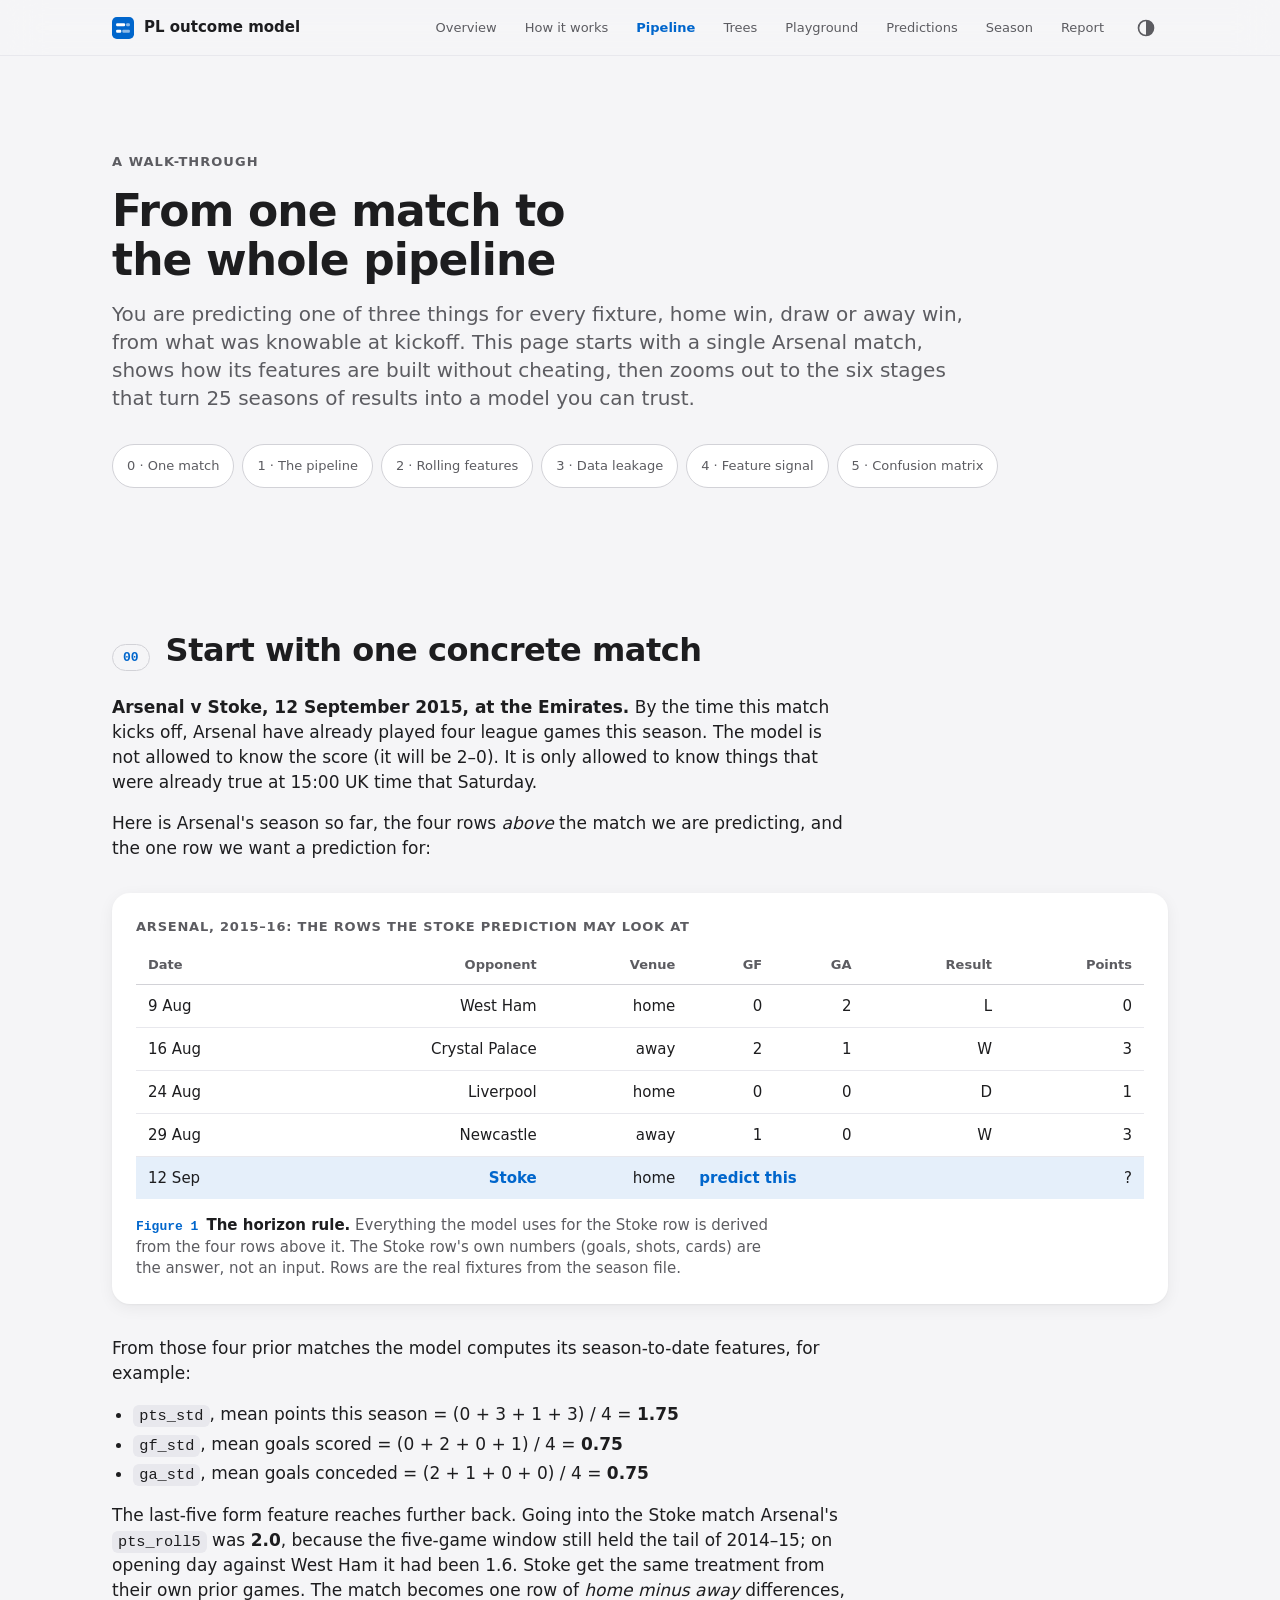
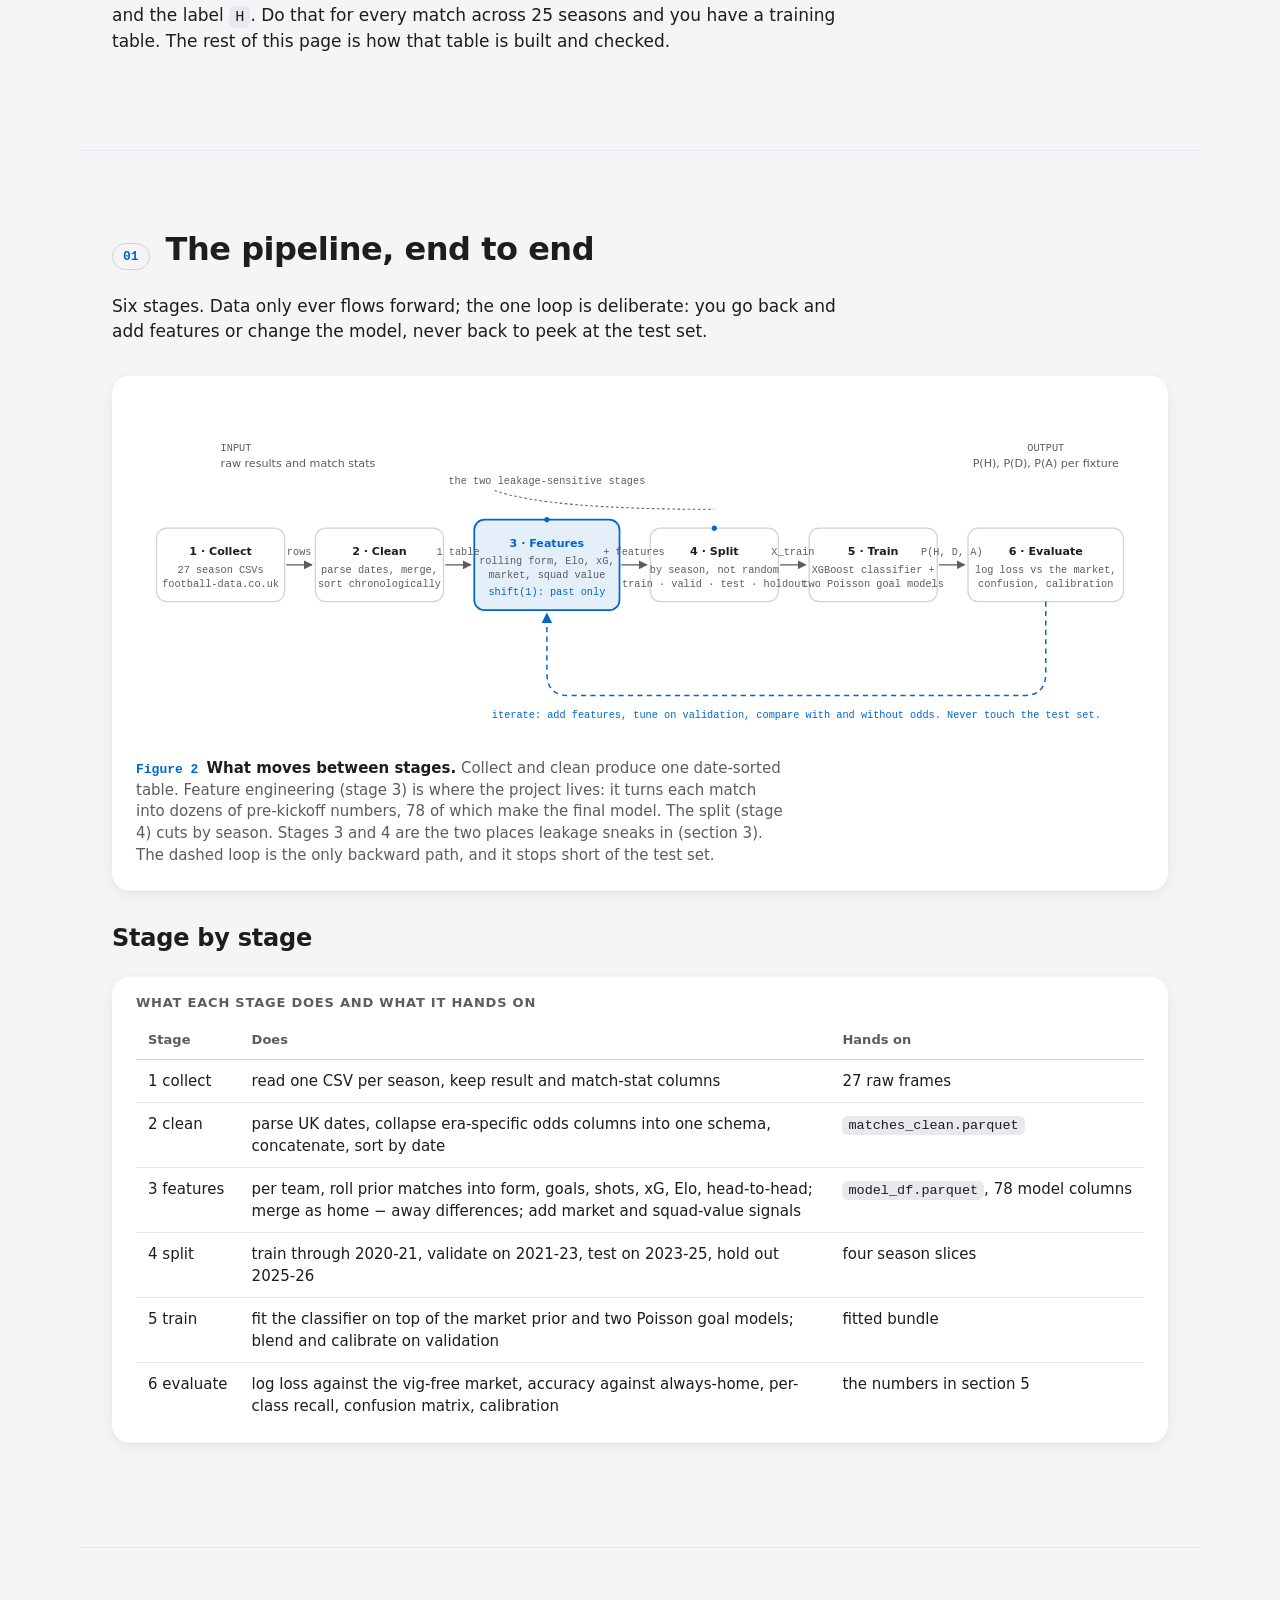
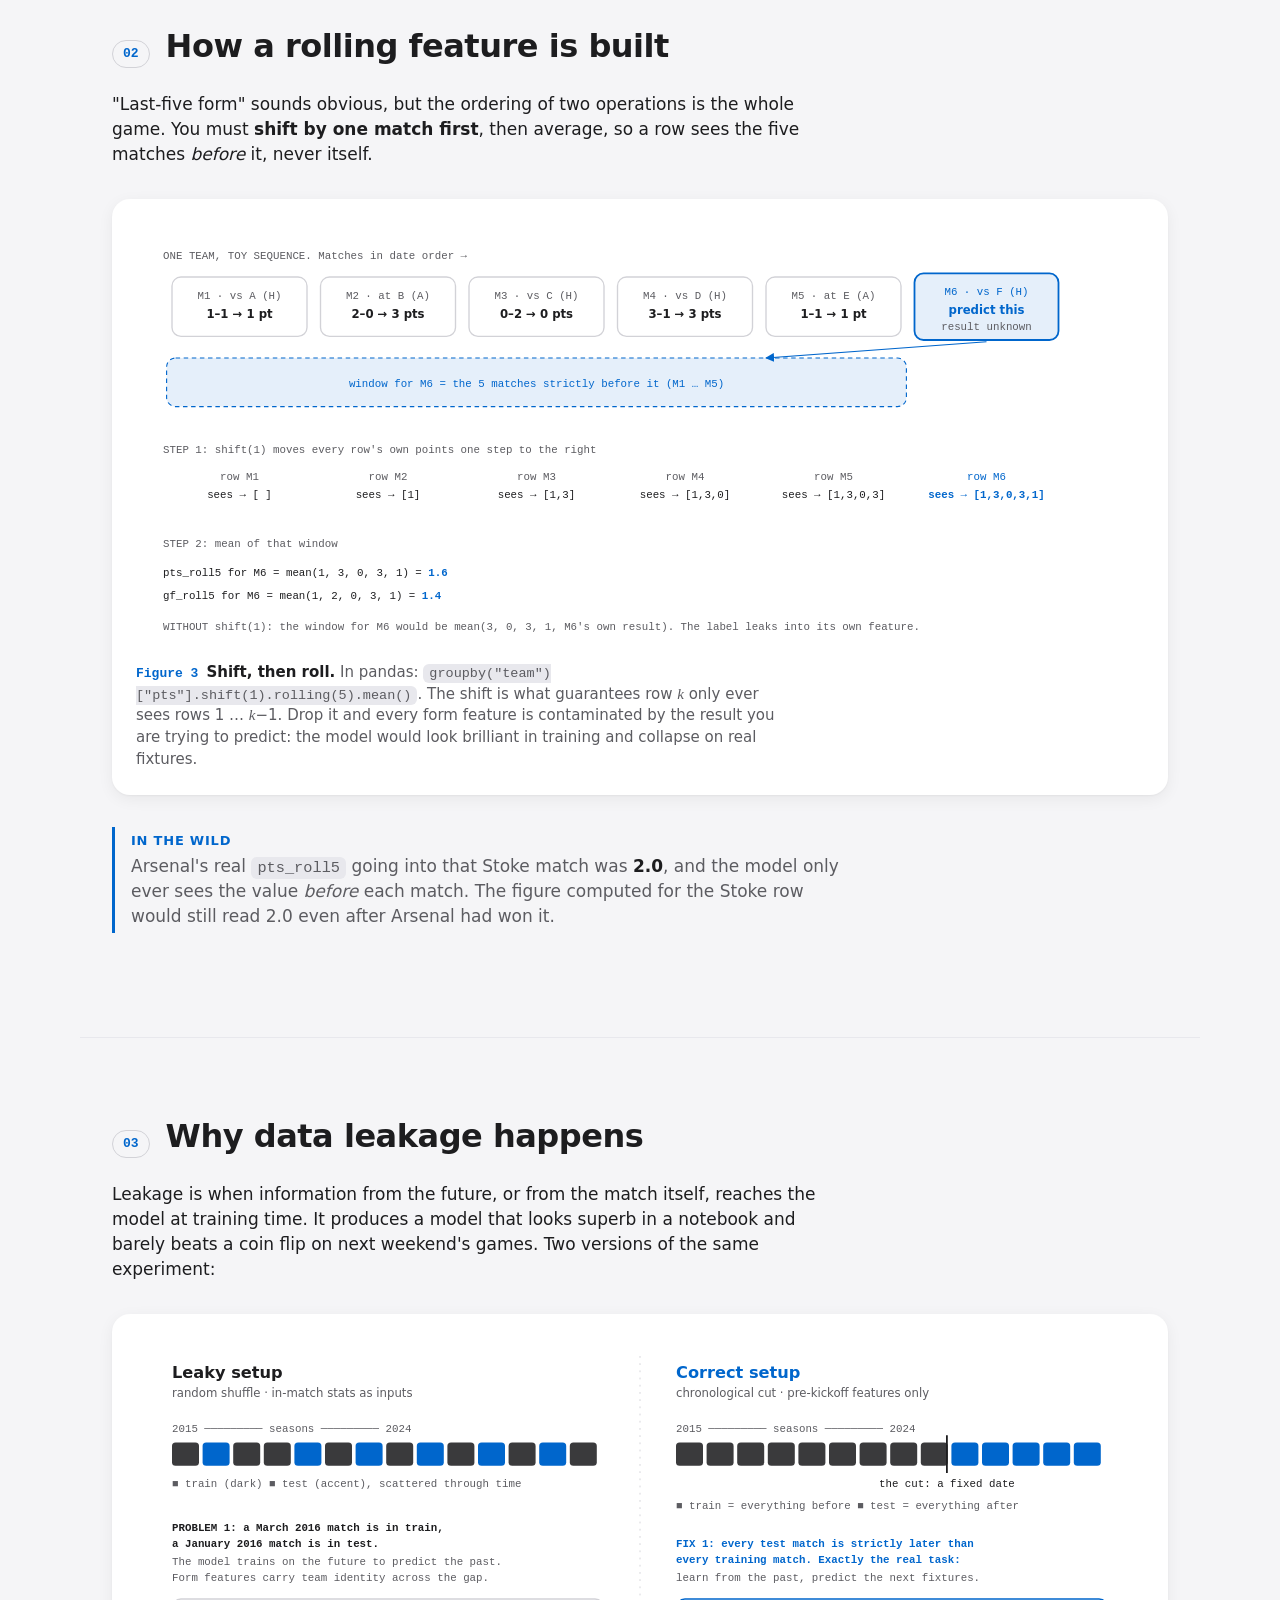
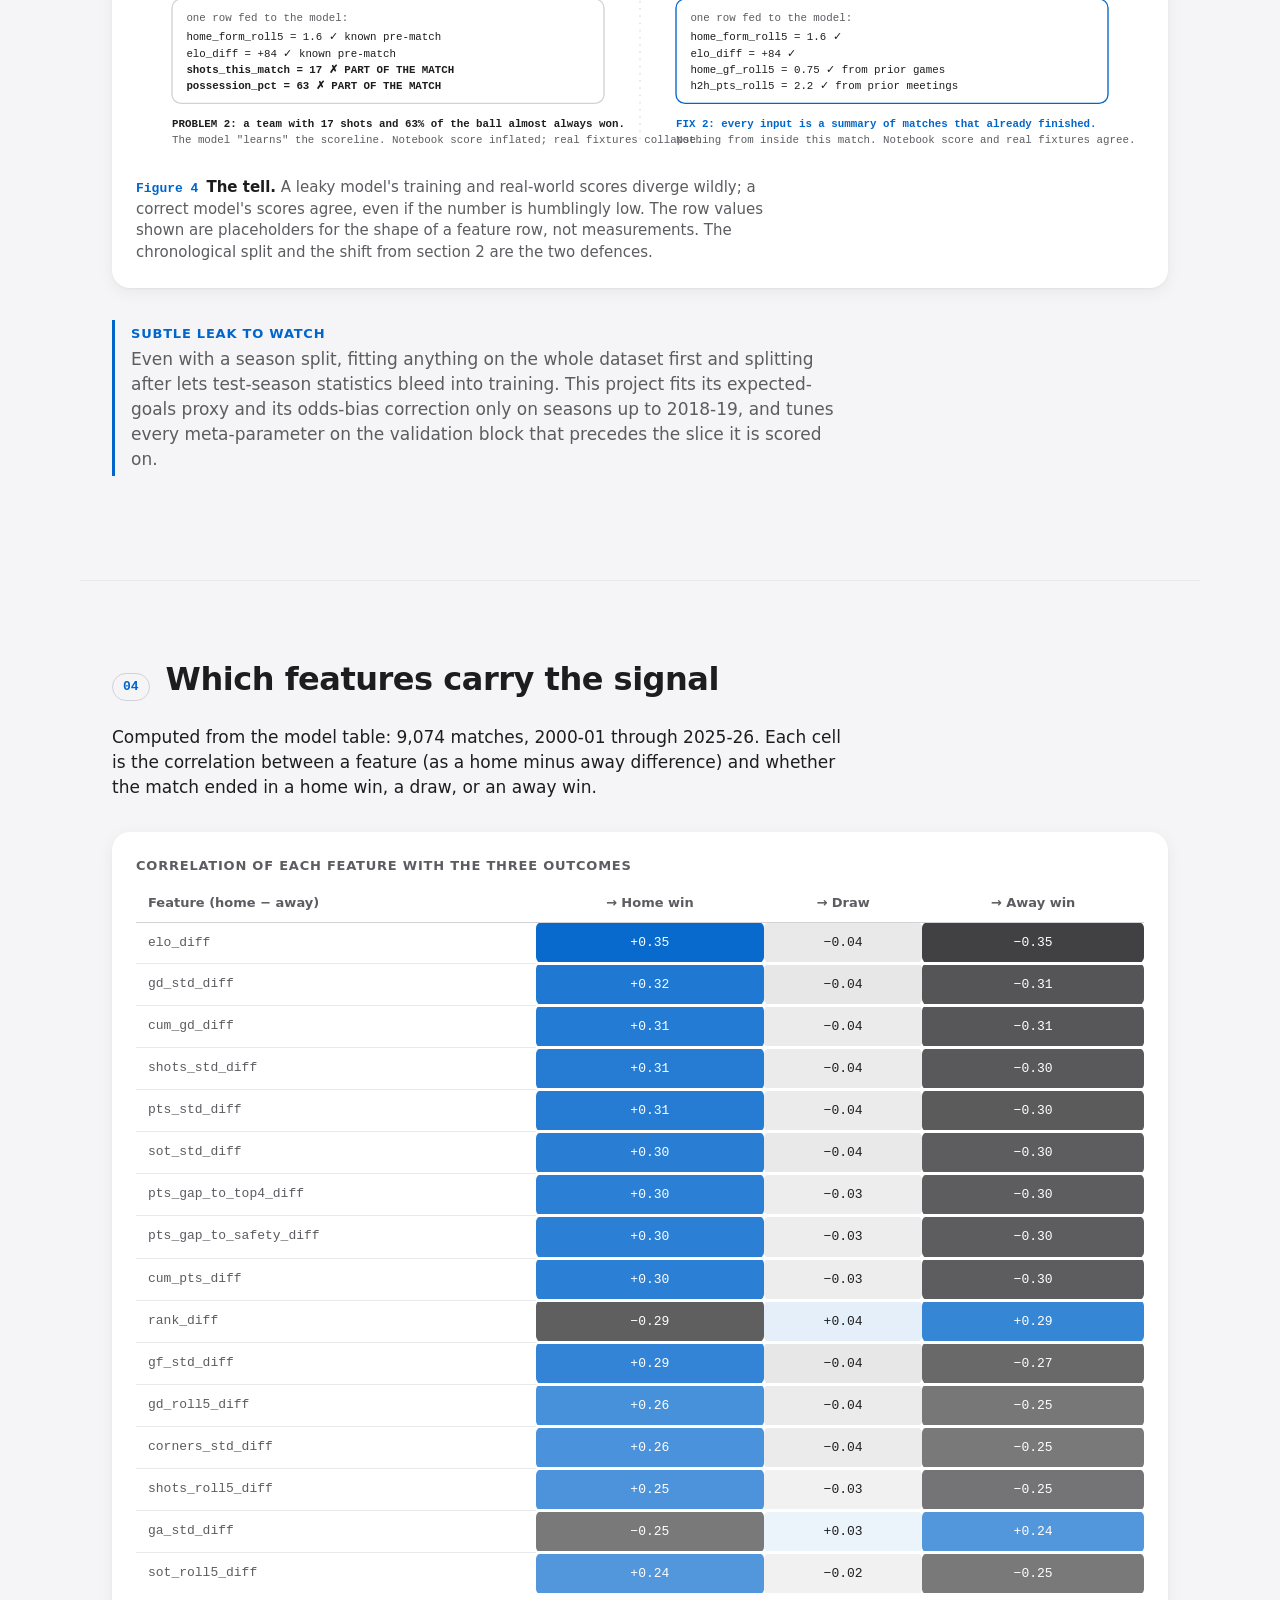
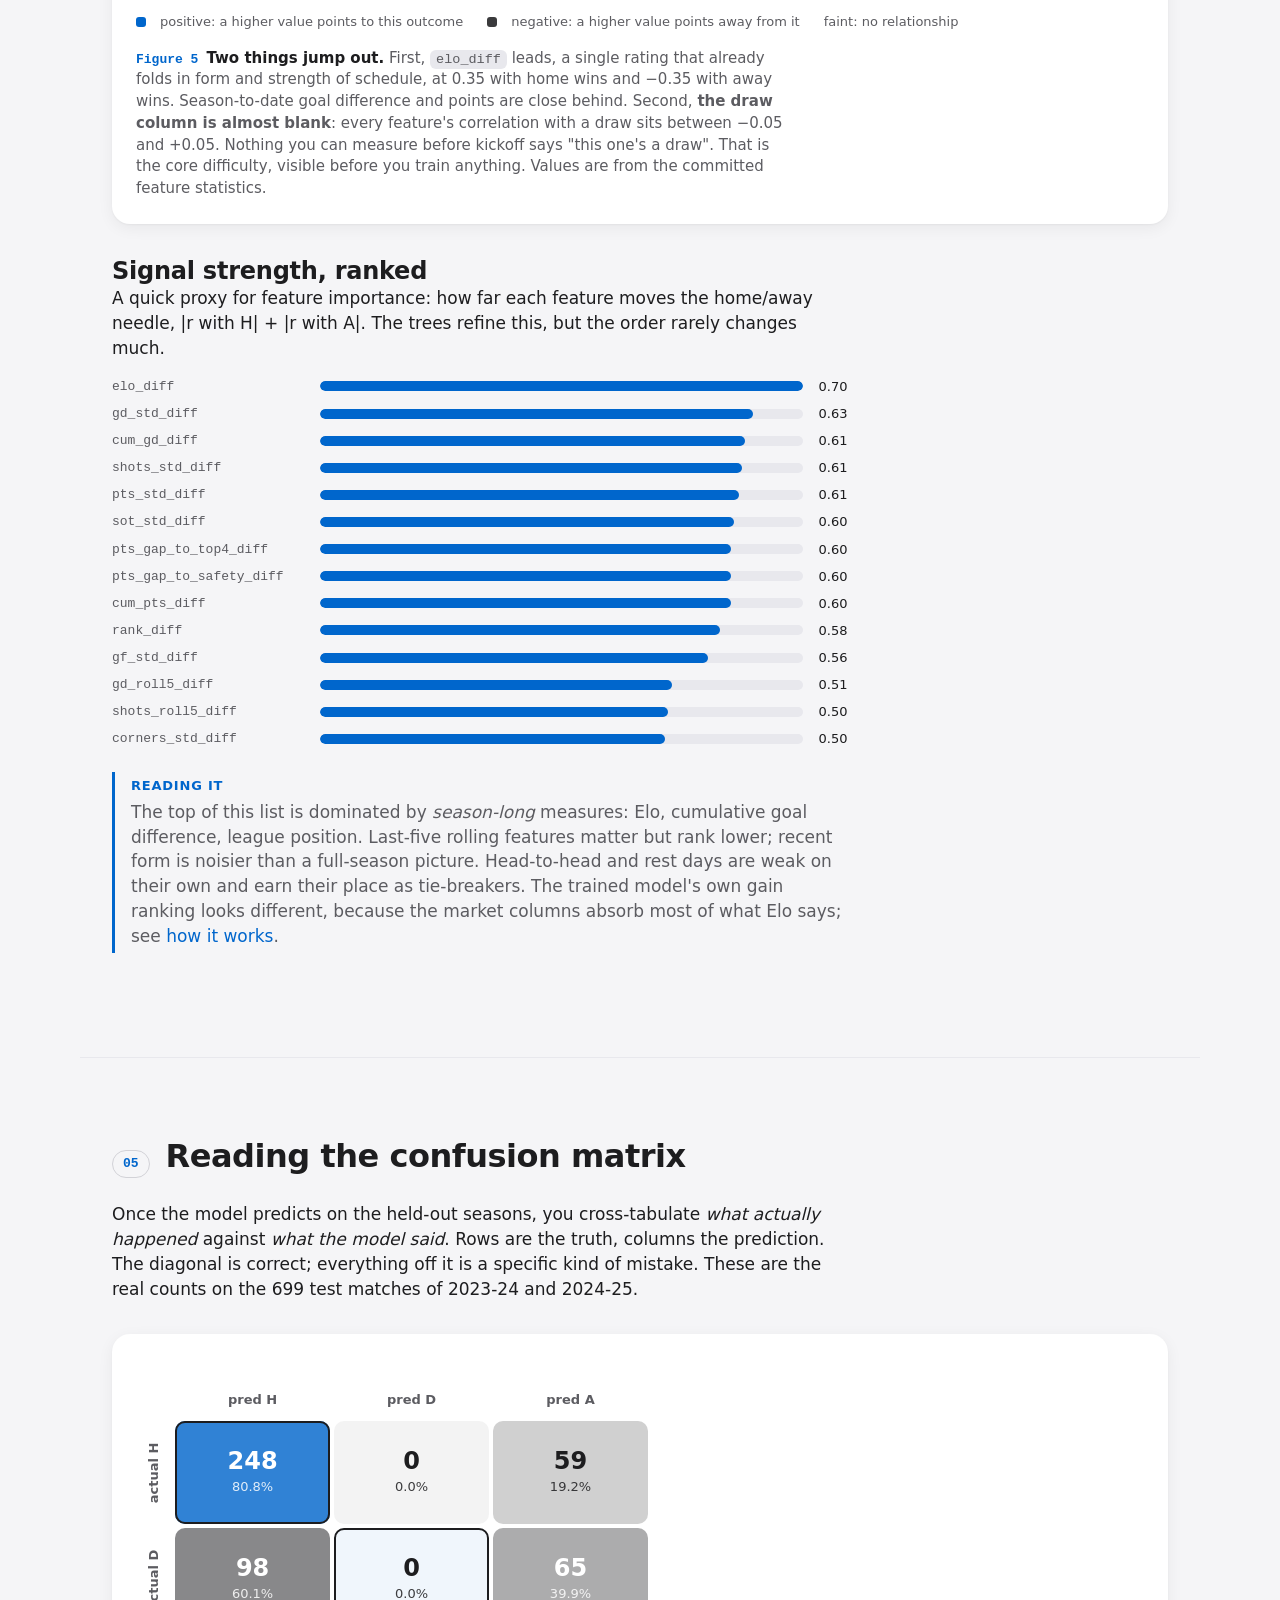
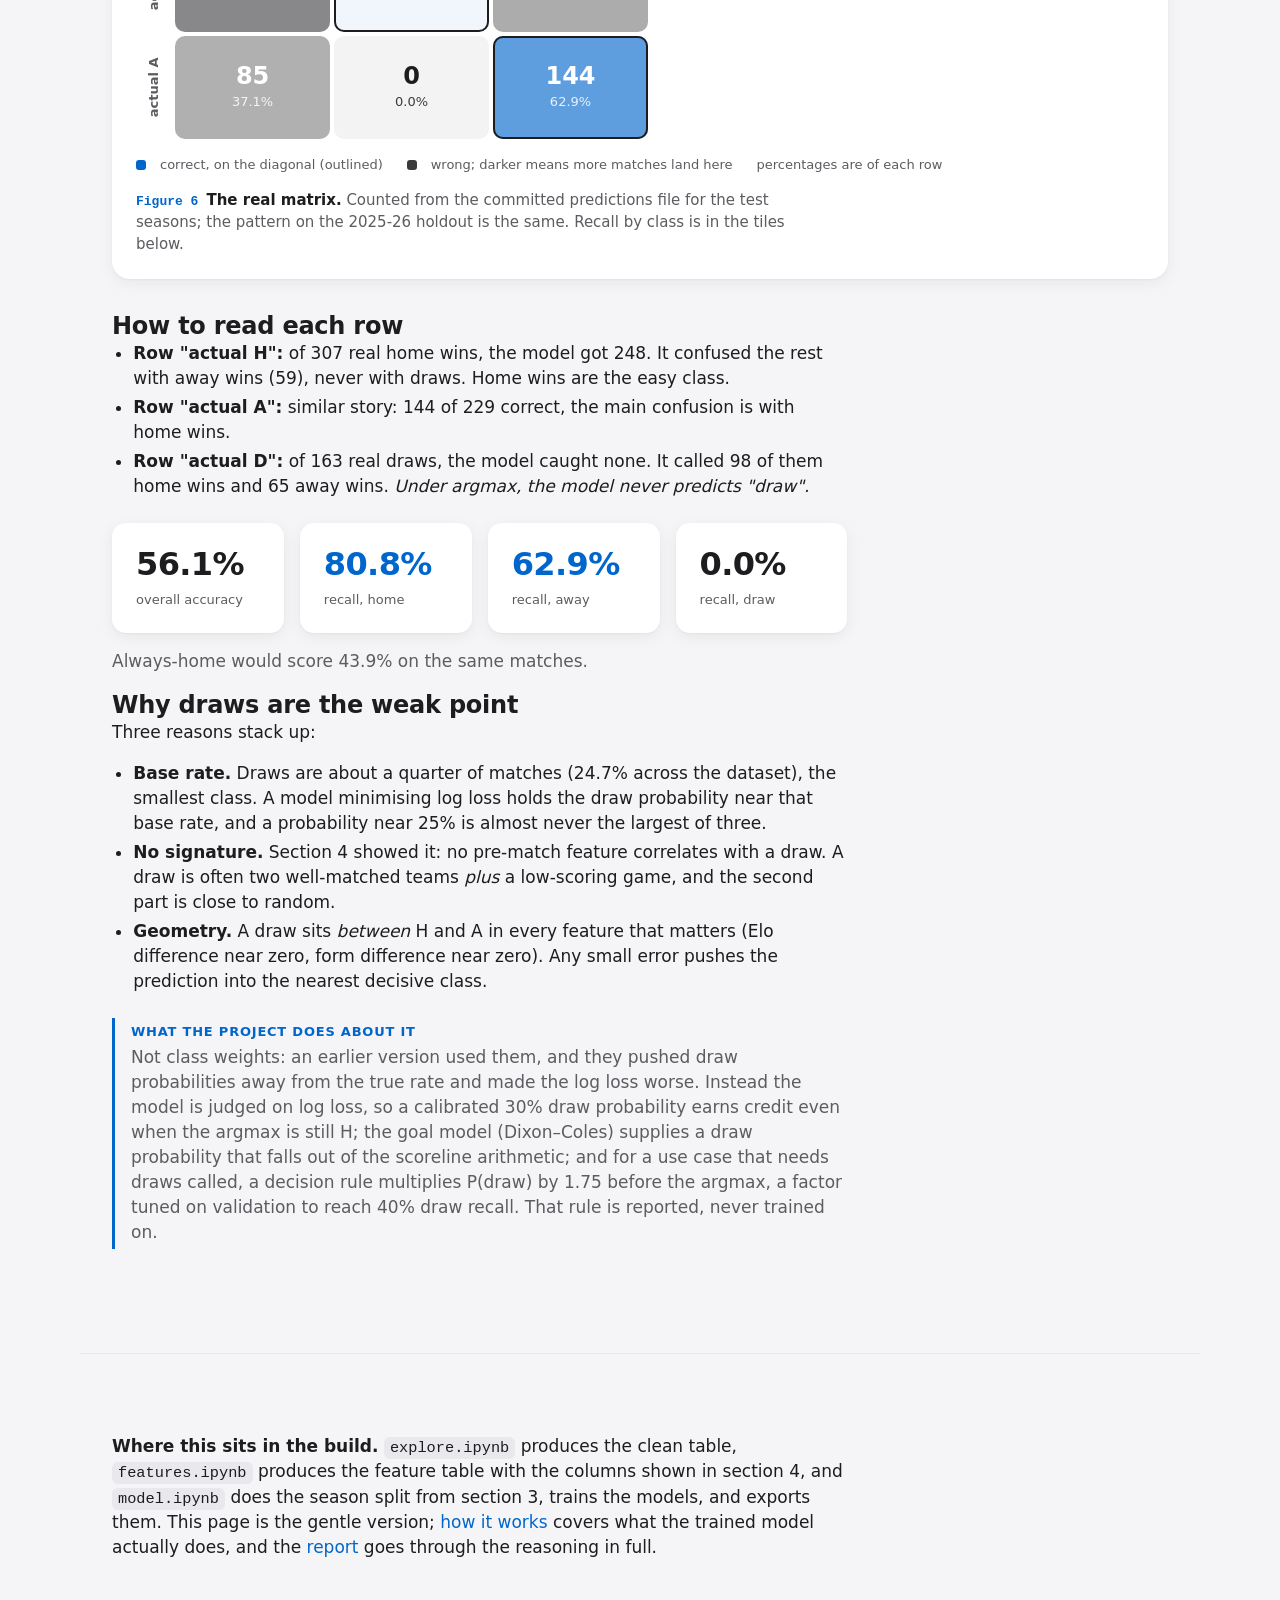
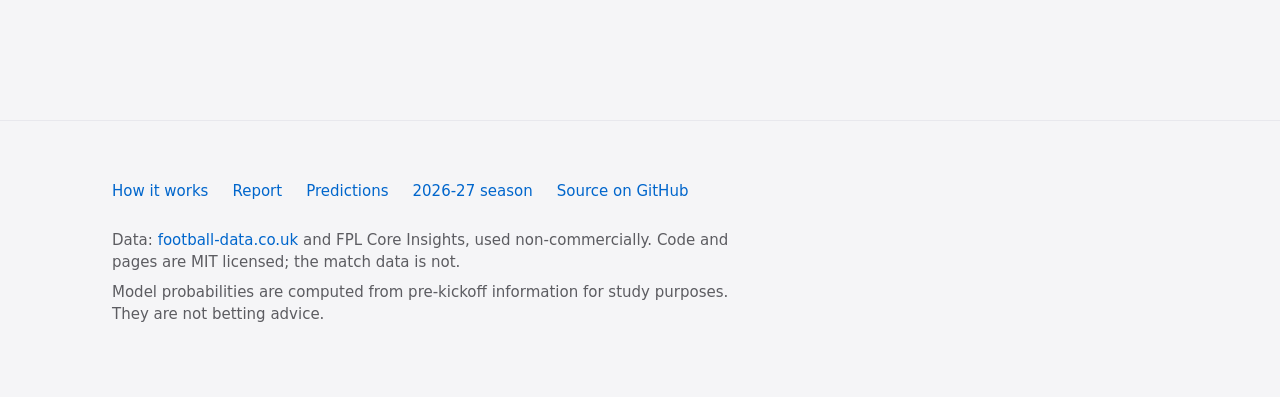
<file: docs/pipeline.html>
<!doctype html>
<html lang="en">
<head>
<meta charset="utf-8">
<meta name="viewport" content="width=device-width, initial-scale=1">
<title>The pipeline · PL outcome model</title>
<meta name="description" content="From one Arsenal match to the whole pipeline: pre-kickoff features built without leakage, the six stages, which features carry the signal, and how to read the confusion matrix.">
<link rel="canonical" href="https://daytoo77.github.io/pl-outcome-predictor/pipeline.html">
<meta name="theme-color" media="(prefers-color-scheme: light)" content="#f5f5f7">
<meta name="theme-color" media="(prefers-color-scheme: dark)" content="#000000">
<meta property="og:type" content="article">
<meta property="og:site_name" content="Premier League outcome model">
<meta property="og:title" content="The pipeline, from one match to the model">
<meta property="og:description" content="Pre-kickoff features built without leakage, the six stages, which features carry the signal, and how to read the confusion matrix.">
<meta property="og:url" content="https://daytoo77.github.io/pl-outcome-predictor/pipeline.html">
<meta property="og:image" content="https://daytoo77.github.io/pl-outcome-predictor/assets/og/preview.png">
<meta property="og:image:width" content="1200">
<meta property="og:image:height" content="630">
<meta property="og:image:alt" content="Premier League outcome model: test log loss 0.946 against the market's 0.949.">
<meta name="twitter:card" content="summary_large_image">
<meta name="twitter:title" content="The pipeline, from one match to the model">
<meta name="twitter:description" content="Pre-kickoff features built without leakage, the six stages, which features carry the signal, and how to read the confusion matrix.">
<meta name="twitter:image" content="https://daytoo77.github.io/pl-outcome-predictor/assets/og/preview.png">
<link rel="icon" href="assets/favicon.svg" type="image/svg+xml">
<link rel="apple-touch-icon" href="assets/apple-touch-icon.png">
<link rel="stylesheet" href="assets/css/base.css">
<link rel="stylesheet" href="assets/css/components.css">
<script>(function(){try{var t=localStorage.getItem('pl-theme');if(t==='light'||t==='dark')document.documentElement.setAttribute('data-theme',t);var q=/[?&]theme=(light|dark)\b/.exec(location.search);if(q)document.documentElement.setAttribute('data-theme',q[1])}catch(e){}document.documentElement.classList.add('js')})()</script>
<script src="assets/js/site.js" defer></script>
<style>
  .toc-chips { display: flex; flex-wrap: wrap; gap: var(--s-1); margin: var(--s-4) 0 0; padding: 0; list-style: none; }
  .toc-chips li { margin: 0; max-width: none; }
  .toc-chips a { display: inline-flex; align-items: center; min-height: 44px; padding: 0 14px; border-radius: var(--r-pill); border: 1px solid var(--line); background: var(--bg-elev); color: var(--ink-2); font-size: var(--fs-xs); font-weight: 500; }
  .toc-chips a:hover { border-color: var(--accent); color: var(--accent); text-decoration: none; }
  tr.now td { background: var(--accent-soft); }
  .rowmark { color: var(--accent); font-weight: 600; }
  .heat td:not(:first-child) { text-align: center; font-family: var(--mono); font-size: var(--fs-xs); border-radius: 6px; border-bottom: 3px solid var(--bg-elev); }
  .heat td:first-child { font-family: var(--mono); font-size: var(--fs-xs); color: var(--ink-2); }
  .heat th { text-align: center; }
  .heat th:first-child { text-align: left; }
  .bars { display: grid; gap: var(--s-1); margin-top: var(--s-2); }
  .bar-row { display: grid; grid-template-columns: minmax(0, 12rem) 1fr auto; gap: var(--s-2); align-items: center; font-size: var(--fs-xs); }
  .bar-row .name { font-family: var(--mono); color: var(--ink-2); overflow: hidden; text-overflow: ellipsis; white-space: nowrap; }
  .bar-row .track { height: 10px; background: var(--line-soft); border-radius: 5px; overflow: hidden; }
  .bar-row .fill { display: block; height: 100%; background: var(--accent); border-radius: 5px; }
  .cm { display: grid; grid-template-columns: auto repeat(3, minmax(0, 1fr)); gap: 4px; max-width: 32rem; margin: var(--s-3) 0 var(--s-2); }
  .cm .corner, .cm .top, .cm .side { display: flex; align-items: center; justify-content: center; font-size: var(--fs-xs); font-weight: 600; color: var(--ink-2); padding: var(--s-1); }
  .cm .side { writing-mode: vertical-rl; transform: rotate(180deg); }
  .cm .cell { aspect-ratio: 1.5 / 1; display: flex; flex-direction: column; align-items: center; justify-content: center; border-radius: 10px; }
  .cm .cell .n { font-family: var(--font-display); font-size: var(--fs-xl); font-weight: 600; line-height: 1; }
  .cm .cell .p { font-size: var(--fs-xs); margin-top: var(--s-h); opacity: 0.85; }
  .cm .cell.diag { outline: 2px solid var(--ink); outline-offset: -2px; }
  .legend { display: flex; flex-wrap: wrap; gap: var(--s-1) var(--s-3); font-size: var(--fs-xs); color: var(--ink-2); margin-top: var(--s-2); }
  .legend span { display: inline-flex; align-items: center; gap: 8px; }
</style>
</head>
<body>
<a class="skip" href="#main">Skip to content</a>
<header class="site-nav">
  <div class="wrap">
    <a class="wordmark" href="index.html">
      <svg viewBox="0 0 64 64" aria-hidden="true" focusable="false"><rect class="mark-bg" width="64" height="64" rx="14"/><rect class="mark-fg" x="12" y="18" width="26" height="9" rx="3"/><rect class="mark-fg" x="41" y="18" width="11" height="9" rx="3" opacity="0.55"/><rect class="mark-fg" x="12" y="37" width="15" height="9" rx="3"/><rect class="mark-fg" x="30" y="37" width="22" height="9" rx="3" opacity="0.55"/></svg>
      PL outcome model
    </a>
    <nav aria-label="Site">
      <ul class="nav-links" id="nav-links">
        <li><a href="index.html">Overview</a></li>
        <li><a href="how-it-works.html">How it works</a></li>
        <li><a href="pipeline.html" aria-current="page">Pipeline</a></li>
        <li><a href="random-forest.html">Trees</a></li>
        <li><a href="playground.html">Playground</a></li>
        <li><a href="predictions.html">Predictions</a></li>
        <li><a href="season.html">Season</a></li>
        <li><a href="report.html">Report</a></li>
      </ul>
    </nav>
    <button class="icon-btn nav-menu" type="button" data-nav-toggle aria-expanded="false" aria-controls="nav-links" aria-label="Menu">
      <svg viewBox="0 0 24 24" aria-hidden="true" focusable="false"><path d="M4 7h16M4 12h16M4 17h16" fill="none" stroke="currentColor" stroke-width="2" stroke-linecap="round"/></svg>
    </button>
    <button class="icon-btn theme-toggle" type="button" data-theme-toggle data-state="system" aria-label="Theme: system. Switch to light.">
      <svg class="i-system" viewBox="0 0 24 24" aria-hidden="true" focusable="false"><circle cx="12" cy="12" r="9" fill="none" stroke="currentColor" stroke-width="2"/><path d="M12 3a9 9 0 0 1 0 18z" fill="currentColor"/></svg>
      <svg class="i-light" viewBox="0 0 24 24" aria-hidden="true" focusable="false"><circle cx="12" cy="12" r="4" fill="none" stroke="currentColor" stroke-width="2"/><path d="M12 2v3M12 19v3M2 12h3M19 12h3M4.9 4.9l2.1 2.1M17 17l2.1 2.1M4.9 19.1L7 17M17 7l2.1-2.1" fill="none" stroke="currentColor" stroke-width="2" stroke-linecap="round"/></svg>
      <svg class="i-dark" viewBox="0 0 24 24" aria-hidden="true" focusable="false"><path d="M20 14.5A8.5 8.5 0 0 1 9.5 4a7 7 0 1 0 10.5 10.5z" fill="none" stroke="currentColor" stroke-width="2" stroke-linejoin="round"/></svg>
    </button>
  </div>
</header>

<main id="main">
  <section class="hero wrap">
    <p class="eyebrow">A walk-through</p>
    <h1>From one match to the whole pipeline</h1>
    <p class="lede">You are predicting one of three things for every fixture, home win, draw or away win, from what was knowable at kickoff. This page starts with a single Arsenal match, shows how its features are built without cheating, then zooms out to the six stages that turn 25 seasons of results into a model you can trust.</p>
    <ul class="toc-chips" aria-label="Sections">
      <li><a href="#match">0 · One match</a></li>
      <li><a href="#pipeline">1 · The pipeline</a></li>
      <li><a href="#rolling">2 · Rolling features</a></li>
      <li><a href="#leakage">3 · Data leakage</a></li>
      <li><a href="#signal">4 · Feature signal</a></li>
      <li><a href="#confusion">5 · Confusion matrix</a></li>
    </ul>
  </section>

  <!-- ============================ 0 -->
  <section class="section wrap" id="match" aria-labelledby="match-h">
    <div class="prose reveal">
      <div class="section-head"><span class="section-num">00</span><h2 id="match-h">Start with one concrete match</h2></div>
      <p><strong>Arsenal v Stoke, 12 September 2015, at the Emirates.</strong> By the time this match kicks off, Arsenal have already played four league games this season. The model is not allowed to know the score (it will be 2–0). It is only allowed to know things that were already true at 15:00 UK time that Saturday.</p>
      <p>Here is Arsenal's season so far, the four rows <em>above</em> the match we are predicting, and the one row we want a prediction for:</p>
    </div>
    <figure class="figure reveal">
      <div class="scroll-x">
        <table>
          <caption>Arsenal, 2015–16: the rows the Stoke prediction may look at</caption>
          <thead><tr><th>Date</th><th>Opponent</th><th>Venue</th><th>GF</th><th>GA</th><th>Result</th><th>Points</th></tr></thead>
          <tbody>
            <tr><td>9 Aug</td><td>West Ham</td><td>home</td><td>0</td><td>2</td><td>L</td><td>0</td></tr>
            <tr><td>16 Aug</td><td>Crystal Palace</td><td>away</td><td>2</td><td>1</td><td>W</td><td>3</td></tr>
            <tr><td>24 Aug</td><td>Liverpool</td><td>home</td><td>0</td><td>0</td><td>D</td><td>1</td></tr>
            <tr><td>29 Aug</td><td>Newcastle</td><td>away</td><td>1</td><td>0</td><td>W</td><td>3</td></tr>
            <tr class="now"><td>12 Sep</td><td class="rowmark">Stoke</td><td>home</td><td colspan="3" class="rowmark" style="text-align:left">predict this</td><td>?</td></tr>
          </tbody>
        </table>
      </div>
      <figcaption><span class="fig-label">Figure 1</span><b>The horizon rule.</b> Everything the model uses for the Stoke row is derived from the four rows above it. The Stoke row's own numbers (goals, shots, cards) are the answer, not an input. Rows are the real fixtures from the season file.</figcaption>
    </figure>
    <div class="prose reveal">
      <p>From those four prior matches the model computes its season-to-date features, for example:</p>
      <ul>
        <li><code>pts_std</code>, mean points this season = (0 + 3 + 1 + 3) / 4 = <strong>1.75</strong></li>
        <li><code>gf_std</code>, mean goals scored = (0 + 2 + 0 + 1) / 4 = <strong>0.75</strong></li>
        <li><code>ga_std</code>, mean goals conceded = (2 + 1 + 0 + 0) / 4 = <strong>0.75</strong></li>
      </ul>
      <p>The last-five form feature reaches further back. Going into the Stoke match Arsenal's <code>pts_roll5</code> was <strong class="num" data-src="viz_stats.json#arsenal_example[opp=Stoke].form_before" data-fmt="1">2.0</strong>, because the five-game window still held the tail of 2014–15; on opening day against West Ham it had been <span class="num" data-src="viz_stats.json#arsenal_example[opp=West Ham].form_before" data-fmt="1">1.6</span>. Stoke get the same treatment from their own prior games. The match becomes one row of <em>home minus away</em> differences, and the label <code>H</code>. Do that for every match across 25 seasons and you have a training table. The rest of this page is how that table is built and checked.</p>
    </div>
  </section>

  <!-- ============================ 1 -->
  <section class="section wrap" id="pipeline" aria-labelledby="pipe-h">
    <div class="prose reveal">
      <div class="section-head"><span class="section-num">01</span><h2 id="pipe-h">The pipeline, end to end</h2></div>
      <p>Six stages. Data only ever flows forward; the one loop is deliberate: you go back and add features or change the model, never back to peek at the test set.</p>
    </div>
    <figure class="figure reveal">
      <div class="scroll-x">
        <svg class="dia" viewBox="0 0 1180 400" width="1180" height="400" style="min-width:760px" role="img" aria-labelledby="pipe-svg-t" aria-describedby="pipe-svg-d">
          <title id="pipe-svg-t">Flowchart of the six-stage pipeline</title>
          <desc id="pipe-svg-d">Collect, clean, feature engineering, split, train and evaluate, arranged left to right with forward arrows, and a dashed iterate loop from evaluate back to feature engineering that stops short of the test set.</desc>
          <defs>
            <marker id="ar" viewBox="0 0 10 10" refX="9" refY="5" markerWidth="7" markerHeight="7" orient="auto-start-reverse"><path d="M0 0 L10 5 L0 10 z" fill="var(--ink-2)"/></marker>
            <marker id="ar-acc" viewBox="0 0 10 10" refX="9" refY="5" markerWidth="7" markerHeight="7" orient="auto-start-reverse"><path d="M0 0 L10 5 L0 10 z" fill="var(--accent)"/></marker>
          </defs>
          <g text-anchor="middle">
            <rect class="stroke" x="24" y="150" width="150" height="86" rx="12" stroke-width="1.5"/>
            <text x="99" y="182" class="b">1 · Collect</text>
            <text x="99" y="203" class="dim mono">27 season CSVs</text>
            <text x="99" y="219" class="dim mono">football-data.co.uk</text>

            <rect class="stroke" x="210" y="150" width="150" height="86" rx="12" stroke-width="1.5"/>
            <text x="285" y="182" class="b">2 · Clean</text>
            <text x="285" y="203" class="dim mono">parse dates, merge,</text>
            <text x="285" y="219" class="dim mono">sort chronologically</text>

            <rect class="stroke-acc fill-soft" x="396" y="140" width="170" height="106" rx="12" stroke-width="2"/>
            <text x="481" y="172" class="b acc">3 · Features</text>
            <text x="481" y="192" class="dim mono">rolling form, Elo, xG,</text>
            <text x="481" y="208" class="dim mono">market, squad value</text>
            <text x="481" y="228" class="acc mono">shift(1): past only</text>

            <rect class="stroke" x="602" y="150" width="150" height="86" rx="12" stroke-width="1.5"/>
            <text x="677" y="182" class="b">4 · Split</text>
            <text x="677" y="203" class="dim mono">by season, not random</text>
            <text x="677" y="219" class="dim mono">train · valid · test · holdout</text>

            <rect class="stroke" x="788" y="150" width="150" height="86" rx="12" stroke-width="1.5"/>
            <text x="863" y="182" class="b">5 · Train</text>
            <text x="863" y="203" class="dim mono">XGBoost classifier +</text>
            <text x="863" y="219" class="dim mono">two Poisson goal models</text>

            <rect class="stroke" x="974" y="150" width="182" height="86" rx="12" stroke-width="1.5"/>
            <text x="1065" y="182" class="b">6 · Evaluate</text>
            <text x="1065" y="203" class="dim mono">log loss vs the market,</text>
            <text x="1065" y="219" class="dim mono">confusion, calibration</text>
          </g>
          <g stroke="var(--ink-2)" stroke-width="1.5" fill="none">
            <line x1="176" y1="193" x2="206" y2="193" marker-end="url(#ar)"/>
            <line x1="362" y1="193" x2="392" y2="193" marker-end="url(#ar)"/>
            <line x1="568" y1="193" x2="598" y2="193" marker-end="url(#ar)"/>
            <line x1="754" y1="193" x2="784" y2="193" marker-end="url(#ar)"/>
            <line x1="940" y1="193" x2="970" y2="193" marker-end="url(#ar)"/>
          </g>
          <g class="dim mono" text-anchor="middle" font-size="11">
            <text x="191" y="181">rows</text>
            <text x="377" y="181">1 table</text>
            <text x="583" y="181">+ features</text>
            <text x="769" y="181">X_train</text>
            <text x="955" y="181">P(H, D, A)</text>
          </g>
          <path d="M1065 236 L1065 320 Q1065 346 1039 346 L507 346 Q481 346 481 320 L481 250" stroke="var(--accent)" stroke-width="1.75" fill="none" stroke-dasharray="6 5" marker-end="url(#ar-acc)"/>
          <text x="773" y="372" class="acc mono" text-anchor="middle">iterate: add features, tune on validation, compare with and without odds. Never touch the test set.</text>
          <g class="mono" fill="var(--ink-2)" font-size="11">
            <text x="481" y="98" text-anchor="middle">the two leakage-sensitive stages</text>
            <path d="M420 106 Q481 128 677 128" stroke="var(--ink-2)" stroke-width="1.25" fill="none" stroke-dasharray="3 3"/>
            <circle cx="481" cy="140" r="3" fill="var(--accent)"/>
            <circle cx="677" cy="150" r="3" fill="var(--accent)"/>
          </g>
          <text x="99" y="60" class="dim mono">INPUT</text>
          <text x="99" y="78" class="dim">raw results and match stats</text>
          <text x="1065" y="60" class="dim mono" text-anchor="middle">OUTPUT</text>
          <text x="1065" y="78" class="dim" text-anchor="middle">P(H), P(D), P(A) per fixture</text>
        </svg>
      </div>
      <figcaption><span class="fig-label">Figure 2</span><b>What moves between stages.</b> Collect and clean produce one date-sorted table. Feature engineering (stage 3) is where the project lives: it turns each match into dozens of pre-kickoff numbers, <span class="num" data-src="ui_meta.json#n_features" data-fmt="int">78</span> of which make the final model. The split (stage 4) cuts by season. Stages 3 and 4 are the two places leakage sneaks in (section 3). The dashed loop is the only backward path, and it stops short of the test set.</figcaption>
    </figure>
    <div class="reveal">
      <h3 style="margin-bottom:var(--s-2)">Stage by stage</h3>
      <div class="table-card">
        <div class="scroll-x">
          <table>
            <caption>What each stage does and what it hands on</caption>
            <thead><tr><th>Stage</th><th style="text-align:left">Does</th><th style="text-align:left">Hands on</th></tr></thead>
            <tbody>
              <tr><td>1 collect</td><td class="wrap-cell" style="text-align:left">read one CSV per season, keep result and match-stat columns</td><td style="text-align:left">27 raw frames</td></tr>
              <tr><td>2 clean</td><td class="wrap-cell" style="text-align:left">parse UK dates, collapse era-specific odds columns into one schema, concatenate, sort by date</td><td style="text-align:left"><code>matches_clean.parquet</code></td></tr>
              <tr><td>3 features</td><td class="wrap-cell" style="text-align:left">per team, roll prior matches into form, goals, shots, xG, Elo, head-to-head; merge as home − away differences; add market and squad-value signals</td><td style="text-align:left"><code>model_df.parquet</code>, 78 model columns</td></tr>
              <tr><td>4 split</td><td class="wrap-cell" style="text-align:left">train through 2020-21, validate on 2021-23, test on 2023-25, hold out 2025-26</td><td style="text-align:left">four season slices</td></tr>
              <tr><td>5 train</td><td class="wrap-cell" style="text-align:left">fit the classifier on top of the market prior and two Poisson goal models; blend and calibrate on validation</td><td style="text-align:left">fitted bundle</td></tr>
              <tr><td>6 evaluate</td><td class="wrap-cell" style="text-align:left">log loss against the vig-free market, accuracy against always-home, per-class recall, confusion matrix, calibration</td><td style="text-align:left">the numbers in section 5</td></tr>
            </tbody>
          </table>
        </div>
      </div>
    </div>
  </section>

  <!-- ============================ 2 -->
  <section class="section wrap" id="rolling" aria-labelledby="roll-h">
    <div class="prose reveal">
      <div class="section-head"><span class="section-num">02</span><h2 id="roll-h">How a rolling feature is built</h2></div>
      <p>"Last-five form" sounds obvious, but the ordering of two operations is the whole game. You must <strong>shift by one match first</strong>, then average, so a row sees the five matches <em>before</em> it, never itself.</p>
    </div>
    <figure class="figure reveal">
      <div class="scroll-x">
        <svg class="dia" viewBox="0 0 1120 470" width="1120" height="470" style="min-width:760px" role="img" aria-labelledby="roll-svg-t" aria-describedby="roll-svg-d">
          <title id="roll-svg-t">Shift, then roll</title>
          <desc id="roll-svg-d">A toy team's six matches on a timeline. For match 6, the window covers matches 1 to 5 only. Shifting by one moves each match's own result out of its own window, so the mean of points 1, 3, 0, 3 and 1 is 1.6.</desc>
          <defs><marker id="ar2" viewBox="0 0 10 10" refX="9" refY="5" markerWidth="8" markerHeight="8" orient="auto-start-reverse"><path d="M0 0 L10 5 L0 10 z" fill="var(--accent)"/></marker></defs>
          <text x="30" y="40" class="dim mono">ONE TEAM, TOY SEQUENCE. Matches in date order →</text>
          <g text-anchor="middle">
            <g><rect class="stroke" x="40" y="60" width="150" height="66" rx="10" stroke-width="1.5"/><text x="115" y="84" class="dim mono">M1 · vs A (H)</text><text x="115" y="106" class="b">1–1 → 1 pt</text></g>
            <g><rect class="stroke" x="205" y="60" width="150" height="66" rx="10" stroke-width="1.5"/><text x="280" y="84" class="dim mono">M2 · at B (A)</text><text x="280" y="106" class="b">2–0 → 3 pts</text></g>
            <g><rect class="stroke" x="370" y="60" width="150" height="66" rx="10" stroke-width="1.5"/><text x="445" y="84" class="dim mono">M3 · vs C (H)</text><text x="445" y="106" class="b">0–2 → 0 pts</text></g>
            <g><rect class="stroke" x="535" y="60" width="150" height="66" rx="10" stroke-width="1.5"/><text x="610" y="84" class="dim mono">M4 · vs D (H)</text><text x="610" y="106" class="b">3–1 → 3 pts</text></g>
            <g><rect class="stroke" x="700" y="60" width="150" height="66" rx="10" stroke-width="1.5"/><text x="775" y="84" class="dim mono">M5 · at E (A)</text><text x="775" y="106" class="b">1–1 → 1 pt</text></g>
            <g><rect class="stroke-acc fill-soft" x="865" y="56" width="160" height="74" rx="10" stroke-width="2"/><text x="945" y="80" class="acc mono">M6 · vs F (H)</text><text x="945" y="101" class="acc b">predict this</text><text x="945" y="119" class="dim mono">result unknown</text></g>
          </g>
          <rect class="stroke-acc fill-soft" x="34" y="150" width="822" height="54" rx="10" stroke-width="1.25" stroke-dasharray="5 4"/>
          <text x="445" y="182" class="acc mono" text-anchor="middle">window for M6 = the 5 matches strictly before it (M1 … M5)</text>
          <line x1="945" y1="132" x2="700" y2="150" stroke="var(--accent)" stroke-width="1.25" marker-end="url(#ar2)"/>
          <text x="30" y="256" class="dim mono">STEP 1: shift(1) moves every row's own points one step to the right</text>
          <g text-anchor="middle">
            <text x="115" y="286" class="dim mono">row M1</text><text x="115" y="306" class="mono">sees → [ ]</text>
            <text x="280" y="286" class="dim mono">row M2</text><text x="280" y="306" class="mono">sees → [1]</text>
            <text x="445" y="286" class="dim mono">row M3</text><text x="445" y="306" class="mono">sees → [1,3]</text>
            <text x="610" y="286" class="dim mono">row M4</text><text x="610" y="306" class="mono">sees → [1,3,0]</text>
            <text x="775" y="286" class="dim mono">row M5</text><text x="775" y="306" class="mono">sees → [1,3,0,3]</text>
            <text x="945" y="286" class="acc mono">row M6</text><text x="945" y="306" class="acc mono b">sees → [1,3,0,3,1]</text>
          </g>
          <text x="30" y="360" class="dim mono">STEP 2: mean of that window</text>
          <text x="30" y="392" class="mono">pts_roll5 for M6  =  mean(1, 3, 0, 3, 1)  =  <tspan class="acc b">1.6</tspan></text>
          <text x="30" y="418" class="mono">gf_roll5  for M6  =  mean(1, 2, 0, 3, 1)  =  <tspan class="acc b">1.4</tspan></text>
          <text x="30" y="452" class="mono dim">WITHOUT shift(1): the window for M6 would be mean(3, 0, 3, 1, M6's own result). The label leaks into its own feature.</text>
        </svg>
      </div>
      <figcaption><span class="fig-label">Figure 3</span><b>Shift, then roll.</b> In pandas: <code>groupby("team")["pts"].shift(1).rolling(5).mean()</code>. The shift is what guarantees row <span class="var">k</span> only ever sees rows 1 … <span class="var">k</span>−1. Drop it and every form feature is contaminated by the result you are trying to predict: the model would look brilliant in training and collapse on real fixtures.</figcaption>
    </figure>
    <div class="prose reveal">
      <div class="note"><span class="kicker">In the wild</span>Arsenal's real <code>pts_roll5</code> going into that Stoke match was <strong class="num" data-src="viz_stats.json#arsenal_example[opp=Stoke].form_before" data-fmt="1">2.0</strong>, and the model only ever sees the value <em>before</em> each match. The figure computed for the Stoke row would still read 2.0 even after Arsenal had won it.</div>
    </div>
  </section>

  <!-- ============================ 3 -->
  <section class="section wrap" id="leakage" aria-labelledby="leak-h">
    <div class="prose reveal">
      <div class="section-head"><span class="section-num">03</span><h2 id="leak-h">Why data leakage happens</h2></div>
      <p>Leakage is when information from the future, or from the match itself, reaches the model at training time. It produces a model that looks superb in a notebook and barely beats a coin flip on next weekend's games. Two versions of the same experiment:</p>
    </div>
    <figure class="figure reveal">
      <div class="scroll-x">
        <svg class="dia" viewBox="0 0 1120 470" width="1120" height="470" style="min-width:760px" role="img" aria-labelledby="leak-svg-t" aria-describedby="leak-svg-d">
          <title id="leak-svg-t">Leaky setup versus correct setup</title>
          <desc id="leak-svg-d">Left: a randomly shuffled split scatters test matches through time and feeds in-match statistics as inputs. Right: a chronological cut with only pre-kickoff features, so every test match follows every training match.</desc>
          <line x1="560" y1="20" x2="560" y2="450" stroke="var(--line)" stroke-width="1" stroke-dasharray="2 6"/>
          <!-- left -->
          <text x="40" y="44" class="b" font-size="18">Leaky setup</text>
          <text x="40" y="66" class="dim">random shuffle · in-match stats as inputs</text>
          <text x="40" y="104" class="dim mono">2015 ───────── seasons ───────── 2024</text>
          <g>
            <rect x="40" y="116" width="30" height="26" rx="4" class="seg-a"/><rect x="74" y="116" width="30" height="26" rx="4" class="acc"/><rect x="108" y="116" width="30" height="26" rx="4" class="seg-a"/><rect x="142" y="116" width="30" height="26" rx="4" class="seg-a"/><rect x="176" y="116" width="30" height="26" rx="4" class="acc"/><rect x="210" y="116" width="30" height="26" rx="4" class="seg-a"/><rect x="244" y="116" width="30" height="26" rx="4" class="acc"/><rect x="278" y="116" width="30" height="26" rx="4" class="seg-a"/><rect x="312" y="116" width="30" height="26" rx="4" class="acc"/><rect x="346" y="116" width="30" height="26" rx="4" class="seg-a"/><rect x="380" y="116" width="30" height="26" rx="4" class="acc"/><rect x="414" y="116" width="30" height="26" rx="4" class="seg-a"/><rect x="448" y="116" width="30" height="26" rx="4" class="acc"/><rect x="482" y="116" width="30" height="26" rx="4" class="seg-a"/>
            <text x="40" y="166" class="mono dim">■ train (dark)   ■ test (accent), scattered through time</text>
          </g>
          <g class="mono">
            <text x="40" y="214" class="b">PROBLEM 1: a March 2016 match is in train,</text>
            <text x="40" y="232" class="b">a January 2016 match is in test.</text>
            <text x="40" y="252" class="dim">The model trains on the future to predict the past.</text>
            <text x="40" y="270" class="dim">Form features carry team identity across the gap.</text>
          </g>
          <rect class="stroke" x="40" y="290" width="480" height="116" rx="10" stroke-width="1.5"/>
          <text x="56" y="314" class="mono dim">one row fed to the model:</text>
          <g class="mono">
            <text x="56" y="336">home_form_roll5 = 1.6      ✓ known pre-match</text>
            <text x="56" y="354">elo_diff = +84             ✓ known pre-match</text>
            <text x="56" y="372" class="b">shots_this_match = 17      ✗ PART OF THE MATCH</text>
            <text x="56" y="390" class="b">possession_pct = 63        ✗ PART OF THE MATCH</text>
          </g>
          <text x="40" y="432" class="mono b">PROBLEM 2: a team with 17 shots and 63% of the ball almost always won.</text>
          <text x="40" y="450" class="mono dim">The model "learns" the scoreline. Notebook score inflated; real fixtures collapse.</text>
          <!-- right -->
          <text x="600" y="44" class="b acc" font-size="18">Correct setup</text>
          <text x="600" y="66" class="dim">chronological cut · pre-kickoff features only</text>
          <text x="600" y="104" class="dim mono">2015 ───────── seasons ───────── 2024</text>
          <g>
            <rect x="600" y="116" width="30" height="26" rx="4" class="seg-a"/><rect x="634" y="116" width="30" height="26" rx="4" class="seg-a"/><rect x="668" y="116" width="30" height="26" rx="4" class="seg-a"/><rect x="702" y="116" width="30" height="26" rx="4" class="seg-a"/><rect x="736" y="116" width="30" height="26" rx="4" class="seg-a"/><rect x="770" y="116" width="30" height="26" rx="4" class="seg-a"/><rect x="804" y="116" width="30" height="26" rx="4" class="seg-a"/><rect x="838" y="116" width="30" height="26" rx="4" class="seg-a"/><rect x="872" y="116" width="30" height="26" rx="4" class="seg-a"/><rect x="906" y="116" width="30" height="26" rx="4" class="acc"/><rect x="940" y="116" width="30" height="26" rx="4" class="acc"/><rect x="974" y="116" width="30" height="26" rx="4" class="acc"/><rect x="1008" y="116" width="30" height="26" rx="4" class="acc"/><rect x="1042" y="116" width="30" height="26" rx="4" class="acc"/>
            <line x1="901" y1="108" x2="901" y2="150" stroke="var(--ink)" stroke-width="2"/>
            <text x="901" y="166" class="mono" text-anchor="middle">the cut: a fixed date</text>
            <text x="600" y="190" class="mono dim">■ train = everything before   ■ test = everything after</text>
          </g>
          <g class="mono">
            <text x="600" y="232" class="acc b">FIX 1: every test match is strictly later than</text>
            <text x="600" y="250" class="acc b">every training match. Exactly the real task:</text>
            <text x="600" y="270" class="dim">learn from the past, predict the next fixtures.</text>
          </g>
          <rect class="stroke-acc" x="600" y="290" width="480" height="116" rx="10" stroke-width="1.5"/>
          <text x="616" y="314" class="mono dim">one row fed to the model:</text>
          <g class="mono">
            <text x="616" y="336">home_form_roll5 = 1.6      ✓</text>
            <text x="616" y="354">elo_diff = +84             ✓</text>
            <text x="616" y="372">home_gf_roll5 = 0.75       ✓  from prior games</text>
            <text x="616" y="390">h2h_pts_roll5 = 2.2        ✓  from prior meetings</text>
          </g>
          <text x="600" y="432" class="mono acc b">FIX 2: every input is a summary of matches that already finished.</text>
          <text x="600" y="450" class="mono dim">Nothing from inside this match. Notebook score and real fixtures agree.</text>
        </svg>
      </div>
      <figcaption><span class="fig-label">Figure 4</span><b>The tell.</b> A leaky model's training and real-world scores diverge wildly; a correct model's scores agree, even if the number is humblingly low. The row values shown are placeholders for the shape of a feature row, not measurements. The chronological split and the shift from section 2 are the two defences.</figcaption>
    </figure>
    <div class="prose reveal">
      <div class="note"><span class="kicker">Subtle leak to watch</span>Even with a season split, fitting anything on the whole dataset first and splitting after lets test-season statistics bleed into training. This project fits its expected-goals proxy and its odds-bias correction only on seasons up to 2018-19, and tunes every meta-parameter on the validation block that precedes the slice it is scored on.</div>
    </div>
  </section>

  <!-- ============================ 4 -->
  <section class="section wrap" id="signal" aria-labelledby="sig-h">
    <div class="prose reveal">
      <div class="section-head"><span class="section-num">04</span><h2 id="sig-h">Which features carry the signal</h2></div>
      <p>Computed from the model table: <span class="num" data-src="viz_stats.json#n_matches" data-fmt="int,">9,074</span> matches, 2000-01 through 2025-26. Each cell is the correlation between a feature (as a home minus away difference) and whether the match ended in a home win, a draw, or an away win.</p>
    </div>
    <figure class="figure reveal">
      <div class="scroll-x">
        <table class="heat">
          <caption>Correlation of each feature with the three outcomes</caption>
          <thead><tr><th>Feature (home − away)</th><th>→ Home win</th><th>→ Draw</th><th>→ Away win</th></tr></thead>
          <tbody>
            <tr><td>elo_diff</td><td style="background:color-mix(in oklab, var(--accent) 97%, transparent);color:var(--seg-home-ink)">+0.35</td><td style="background:color-mix(in oklab, var(--seg-away) 11%, transparent)">−0.04</td><td style="background:color-mix(in oklab, var(--seg-away) 96%, transparent);color:var(--seg-away-ink)">−0.35</td></tr>
            <tr><td>gd_std_diff</td><td style="background:color-mix(in oklab, var(--accent) 88%, transparent);color:var(--seg-home-ink)">+0.32</td><td style="background:color-mix(in oklab, var(--seg-away) 12%, transparent)">−0.04</td><td style="background:color-mix(in oklab, var(--seg-away) 86%, transparent);color:var(--seg-away-ink)">−0.31</td></tr>
            <tr><td>cum_gd_diff</td><td style="background:color-mix(in oklab, var(--accent) 86%, transparent);color:var(--seg-home-ink)">+0.31</td><td style="background:color-mix(in oklab, var(--seg-away) 10%, transparent)">−0.04</td><td style="background:color-mix(in oklab, var(--seg-away) 85%, transparent);color:var(--seg-away-ink)">−0.31</td></tr>
            <tr><td>shots_std_diff</td><td style="background:color-mix(in oklab, var(--accent) 85%, transparent);color:var(--seg-home-ink)">+0.31</td><td style="background:color-mix(in oklab, var(--seg-away) 10%, transparent)">−0.04</td><td style="background:color-mix(in oklab, var(--seg-away) 84%, transparent);color:var(--seg-away-ink)">−0.30</td></tr>
            <tr><td>pts_std_diff</td><td style="background:color-mix(in oklab, var(--accent) 85%, transparent);color:var(--seg-home-ink)">+0.31</td><td style="background:color-mix(in oklab, var(--seg-away) 10%, transparent)">−0.04</td><td style="background:color-mix(in oklab, var(--seg-away) 83%, transparent);color:var(--seg-away-ink)">−0.30</td></tr>
            <tr><td>sot_std_diff</td><td style="background:color-mix(in oklab, var(--accent) 84%, transparent);color:var(--seg-home-ink)">+0.30</td><td style="background:color-mix(in oklab, var(--seg-away) 11%, transparent)">−0.04</td><td style="background:color-mix(in oklab, var(--seg-away) 82%, transparent);color:var(--seg-away-ink)">−0.30</td></tr>
            <tr><td>pts_gap_to_top4_diff</td><td style="background:color-mix(in oklab, var(--accent) 83%, transparent);color:var(--seg-home-ink)">+0.30</td><td style="background:color-mix(in oklab, var(--seg-away) 9%, transparent)">−0.03</td><td style="background:color-mix(in oklab, var(--seg-away) 82%, transparent);color:var(--seg-away-ink)">−0.30</td></tr>
            <tr><td>pts_gap_to_safety_diff</td><td style="background:color-mix(in oklab, var(--accent) 83%, transparent);color:var(--seg-home-ink)">+0.30</td><td style="background:color-mix(in oklab, var(--seg-away) 9%, transparent)">−0.03</td><td style="background:color-mix(in oklab, var(--seg-away) 82%, transparent);color:var(--seg-away-ink)">−0.30</td></tr>
            <tr><td>cum_pts_diff</td><td style="background:color-mix(in oklab, var(--accent) 83%, transparent);color:var(--seg-home-ink)">+0.30</td><td style="background:color-mix(in oklab, var(--seg-away) 9%, transparent)">−0.03</td><td style="background:color-mix(in oklab, var(--seg-away) 82%, transparent);color:var(--seg-away-ink)">−0.30</td></tr>
            <tr><td>rank_diff</td><td style="background:color-mix(in oklab, var(--seg-away) 81%, transparent);color:var(--seg-away-ink)">−0.29</td><td style="background:color-mix(in oklab, var(--accent) 10%, transparent)">+0.04</td><td style="background:color-mix(in oklab, var(--accent) 79%, transparent);color:var(--seg-home-ink)">+0.29</td></tr>
            <tr><td>gf_std_diff</td><td style="background:color-mix(in oklab, var(--accent) 80%, transparent);color:var(--seg-home-ink)">+0.29</td><td style="background:color-mix(in oklab, var(--seg-away) 12%, transparent)">−0.04</td><td style="background:color-mix(in oklab, var(--seg-away) 76%, transparent);color:var(--seg-away-ink)">−0.27</td></tr>
            <tr><td>gd_roll5_diff</td><td style="background:color-mix(in oklab, var(--accent) 72%, transparent);color:var(--seg-home-ink)">+0.26</td><td style="background:color-mix(in oklab, var(--seg-away) 10%, transparent)">−0.04</td><td style="background:color-mix(in oklab, var(--seg-away) 69%, transparent);color:var(--seg-away-ink)">−0.25</td></tr>
            <tr><td>corners_std_diff</td><td style="background:color-mix(in oklab, var(--accent) 71%, transparent);color:var(--seg-home-ink)">+0.26</td><td style="background:color-mix(in oklab, var(--seg-away) 10%, transparent)">−0.04</td><td style="background:color-mix(in oklab, var(--seg-away) 68%, transparent);color:var(--seg-away-ink)">−0.25</td></tr>
            <tr><td>shots_roll5_diff</td><td style="background:color-mix(in oklab, var(--accent) 70%, transparent);color:var(--seg-home-ink)">+0.25</td><td style="background:color-mix(in oklab, var(--seg-away) 7%, transparent)">−0.03</td><td style="background:color-mix(in oklab, var(--seg-away) 70%, transparent);color:var(--seg-away-ink)">−0.25</td></tr>
            <tr><td>ga_std_diff</td><td style="background:color-mix(in oklab, var(--seg-away) 68%, transparent);color:var(--seg-away-ink)">−0.25</td><td style="background:color-mix(in oklab, var(--accent) 8%, transparent)">+0.03</td><td style="background:color-mix(in oklab, var(--accent) 68%, transparent);color:var(--seg-home-ink)">+0.24</td></tr>
            <tr><td>sot_roll5_diff</td><td style="background:color-mix(in oklab, var(--accent) 68%, transparent);color:var(--seg-home-ink)">+0.24</td><td style="background:color-mix(in oklab, var(--seg-away) 7%, transparent)">−0.02</td><td style="background:color-mix(in oklab, var(--seg-away) 68%, transparent);color:var(--seg-away-ink)">−0.25</td></tr>
          </tbody>
        </table>
      </div>
      <div class="legend">
        <span><span class="swatch h"></span>positive: a higher value points to this outcome</span>
        <span><span class="swatch a"></span>negative: a higher value points away from it</span>
        <span>faint: no relationship</span>
      </div>
      <figcaption><span class="fig-label">Figure 5</span><b>Two things jump out.</b> First, <code>elo_diff</code> leads, a single rating that already folds in form and strength of schedule, at <span class="num" data-src="viz_stats.json#corr_top.H[0]" data-fmt="2">0.35</span> with home wins and <span class="num" data-src="viz_stats.json#corr_top.A[0]" data-fmt="2">−0.35</span> with away wins. Season-to-date goal difference and points are close behind. Second, <strong>the draw column is almost blank</strong>: every feature's correlation with a draw sits between −0.05 and +0.05. Nothing you can measure before kickoff says "this one's a draw". That is the core difficulty, visible before you train anything. Values are from the committed feature statistics.</figcaption>
    </figure>
    <div class="prose reveal">
      <h3>Signal strength, ranked</h3>
      <p>A quick proxy for feature importance: how far each feature moves the home/away needle, |r with H| + |r with A|. The trees refine this, but the order rarely changes much.</p>
      <div class="bars" role="list" aria-label="Signal strength by feature">
        <div class="bar-row" role="listitem"><span class="name">elo_diff</span><span class="track"><span class="fill" style="width:100%"></span></span><span class="num" data-src="viz_stats.json#signal_top[0][1]" data-fmt="2">0.70</span></div>
        <div class="bar-row" role="listitem"><span class="name">gd_std_diff</span><span class="track"><span class="fill" style="width:89.7%"></span></span><span class="num" data-src="viz_stats.json#signal_top[1][1]" data-fmt="2">0.63</span></div>
        <div class="bar-row" role="listitem"><span class="name">cum_gd_diff</span><span class="track"><span class="fill" style="width:88.0%"></span></span><span class="num" data-src="viz_stats.json#signal_top[2][1]" data-fmt="2">0.61</span></div>
        <div class="bar-row" role="listitem"><span class="name">shots_std_diff</span><span class="track"><span class="fill" style="width:87.4%"></span></span><span class="num" data-src="viz_stats.json#signal_top[3][1]" data-fmt="2">0.61</span></div>
        <div class="bar-row" role="listitem"><span class="name">pts_std_diff</span><span class="track"><span class="fill" style="width:86.8%"></span></span><span class="num" data-src="viz_stats.json#signal_top[4][1]" data-fmt="2">0.61</span></div>
        <div class="bar-row" role="listitem"><span class="name">sot_std_diff</span><span class="track"><span class="fill" style="width:85.8%"></span></span><span class="num" data-src="viz_stats.json#signal_top[5][1]" data-fmt="2">0.60</span></div>
        <div class="bar-row" role="listitem"><span class="name">pts_gap_to_top4_diff</span><span class="track"><span class="fill" style="width:85.2%"></span></span><span class="num" data-src="viz_stats.json#signal_top[6][1]" data-fmt="2">0.60</span></div>
        <div class="bar-row" role="listitem"><span class="name">pts_gap_to_safety_diff</span><span class="track"><span class="fill" style="width:85.2%"></span></span><span class="num" data-src="viz_stats.json#signal_top[7][1]" data-fmt="2">0.60</span></div>
        <div class="bar-row" role="listitem"><span class="name">cum_pts_diff</span><span class="track"><span class="fill" style="width:85.2%"></span></span><span class="num" data-src="viz_stats.json#signal_top[8][1]" data-fmt="2">0.60</span></div>
        <div class="bar-row" role="listitem"><span class="name">rank_diff</span><span class="track"><span class="fill" style="width:82.8%"></span></span><span class="num" data-src="viz_stats.json#signal_top[9][1]" data-fmt="2">0.58</span></div>
        <div class="bar-row" role="listitem"><span class="name">gf_std_diff</span><span class="track"><span class="fill" style="width:80.5%"></span></span><span class="num" data-src="viz_stats.json#signal_top[10][1]" data-fmt="2">0.56</span></div>
        <div class="bar-row" role="listitem"><span class="name">gd_roll5_diff</span><span class="track"><span class="fill" style="width:72.9%"></span></span><span class="num" data-src="viz_stats.json#signal_top[11][1]" data-fmt="2">0.51</span></div>
        <div class="bar-row" role="listitem"><span class="name">shots_roll5_diff</span><span class="track"><span class="fill" style="width:72.2%"></span></span><span class="num" data-src="viz_stats.json#signal_top[12][1]" data-fmt="2">0.50</span></div>
        <div class="bar-row" role="listitem"><span class="name">corners_std_diff</span><span class="track"><span class="fill" style="width:71.6%"></span></span><span class="num" data-src="viz_stats.json#signal_top[13][1]" data-fmt="2">0.50</span></div>
      </div>
      <div class="note"><span class="kicker">Reading it</span>The top of this list is dominated by <em>season-long</em> measures: Elo, cumulative goal difference, league position. Last-five rolling features matter but rank lower; recent form is noisier than a full-season picture. Head-to-head and rest days are weak on their own and earn their place as tie-breakers. The trained model's own gain ranking looks different, because the market columns absorb most of what Elo says; see <a href="how-it-works.html#score">how it works</a>.</div>
    </div>
  </section>

  <!-- ============================ 5 -->
  <section class="section wrap" id="confusion" aria-labelledby="cm-h">
    <div class="prose reveal">
      <div class="section-head"><span class="section-num">05</span><h2 id="cm-h">Reading the confusion matrix</h2></div>
      <p>Once the model predicts on the held-out seasons, you cross-tabulate <em>what actually happened</em> against <em>what the model said</em>. Rows are the truth, columns the prediction. The diagonal is correct; everything off it is a specific kind of mistake. These are the real counts on the <span class="num" data-src="site_stats.json#confusion.test.n" data-fmt="int">699</span> test matches of 2023-24 and 2024-25.</p>
    </div>
    <figure class="figure reveal">
      <div class="cm" role="table" aria-label="Confusion matrix on the test seasons">
        <div class="corner" role="presentation"></div>
        <div class="top" role="columnheader">pred H</div>
        <div class="top" role="columnheader">pred D</div>
        <div class="top" role="columnheader">pred A</div>
        <div class="side" role="rowheader">actual H</div>
        <div class="cell diag" role="cell" style="background:color-mix(in oklab, var(--accent) 81%, transparent);color:var(--seg-home-ink)"><span class="n num" data-src="site_stats.json#confusion.test.matrix[0][0]" data-fmt="int">248</span><span class="p">80.8%</span></div>
        <div class="cell" role="cell" style="background:color-mix(in oklab, var(--seg-away) 6%, transparent)"><span class="n num" data-src="site_stats.json#confusion.test.matrix[0][1]" data-fmt="int">0</span><span class="p">0.0%</span></div>
        <div class="cell" role="cell" style="background:color-mix(in oklab, var(--seg-away) 24%, transparent)"><span class="n num" data-src="site_stats.json#confusion.test.matrix[0][2]" data-fmt="int">59</span><span class="p">19.2%</span></div>
        <div class="side" role="rowheader">actual D</div>
        <div class="cell" role="cell" style="background:color-mix(in oklab, var(--seg-away) 60%, transparent);color:var(--seg-away-ink)"><span class="n num" data-src="site_stats.json#confusion.test.matrix[1][0]" data-fmt="int">98</span><span class="p">60.1%</span></div>
        <div class="cell diag" role="cell" style="background:color-mix(in oklab, var(--accent) 6%, transparent)"><span class="n num" data-src="site_stats.json#confusion.test.matrix[1][1]" data-fmt="int">0</span><span class="p">0.0%</span></div>
        <div class="cell" role="cell" style="background:color-mix(in oklab, var(--seg-away) 42%, transparent);color:var(--seg-away-ink)"><span class="n num" data-src="site_stats.json#confusion.test.matrix[1][2]" data-fmt="int">65</span><span class="p">39.9%</span></div>
        <div class="side" role="rowheader">actual A</div>
        <div class="cell" role="cell" style="background:color-mix(in oklab, var(--seg-away) 40%, transparent);color:var(--seg-away-ink)"><span class="n num" data-src="site_stats.json#confusion.test.matrix[2][0]" data-fmt="int">85</span><span class="p">37.1%</span></div>
        <div class="cell" role="cell" style="background:color-mix(in oklab, var(--seg-away) 6%, transparent)"><span class="n num" data-src="site_stats.json#confusion.test.matrix[2][1]" data-fmt="int">0</span><span class="p">0.0%</span></div>
        <div class="cell diag" role="cell" style="background:color-mix(in oklab, var(--accent) 63%, transparent);color:var(--seg-home-ink)"><span class="n num" data-src="site_stats.json#confusion.test.matrix[2][2]" data-fmt="int">144</span><span class="p">62.9%</span></div>
      </div>
      <div class="legend">
        <span><span class="swatch h"></span>correct, on the diagonal (outlined)</span>
        <span><span class="swatch a"></span>wrong; darker means more matches land here</span>
        <span>percentages are of each row</span>
      </div>
      <figcaption><span class="fig-label">Figure 6</span><b>The real matrix.</b> Counted from the committed predictions file for the test seasons; the pattern on the 2025-26 holdout is the same. Recall by class is in the tiles below.</figcaption>
    </figure>
    <div class="prose reveal">
      <h3>How to read each row</h3>
      <ul>
        <li><strong>Row "actual H":</strong> of <span class="num" data-src="site_stats.json#confusion.test.per_class.H.support" data-fmt="int">307</span> real home wins, the model got 248. It confused the rest with away wins (59), never with draws. Home wins are the easy class.</li>
        <li><strong>Row "actual A":</strong> similar story: 144 of <span class="num" data-src="site_stats.json#confusion.test.per_class.A.support" data-fmt="int">229</span> correct, the main confusion is with home wins.</li>
        <li><strong>Row "actual D":</strong> of <span class="num" data-src="site_stats.json#confusion.test.per_class.D.support" data-fmt="int">163</span> real draws, the model caught none. It called 98 of them home wins and 65 away wins. <em>Under argmax, the model never predicts "draw".</em></li>
      </ul>
      <div class="stats" style="margin-top:var(--s-3)">
        <div class="stat"><div class="value num" data-src="site_stats.json#confusion.test.accuracy" data-fmt="pct1">56.1%</div><div class="label">overall accuracy</div></div>
        <div class="stat"><div class="value accent num" data-src="site_stats.json#confusion.test.per_class.H.recall" data-fmt="pct1">80.8%</div><div class="label">recall, home</div></div>
        <div class="stat"><div class="value accent num" data-src="site_stats.json#confusion.test.per_class.A.recall" data-fmt="pct1">62.9%</div><div class="label">recall, away</div></div>
        <div class="stat"><div class="value num" data-src="site_stats.json#confusion.test.per_class.D.recall" data-fmt="pct1">0.0%</div><div class="label">recall, draw</div></div>
      </div>
      <p class="muted" style="margin-top:var(--s-2)">Always-home would score <span class="num" data-src="ui_meta.json#test.baseline_acc" data-fmt="pct1">43.9%</span> on the same matches.</p>

      <h3>Why draws are the weak point</h3>
      <p>Three reasons stack up:</p>
      <ul>
        <li><strong>Base rate.</strong> Draws are about a quarter of matches (<span class="num" data-src="viz_stats.json#outcome_dist.D" data-fmt="pct1">24.7%</span> across the dataset), the smallest class. A model minimising log loss holds the draw probability near that base rate, and a probability near 25% is almost never the largest of three.</li>
        <li><strong>No signature.</strong> Section 4 showed it: no pre-match feature correlates with a draw. A draw is often two well-matched teams <em>plus</em> a low-scoring game, and the second part is close to random.</li>
        <li><strong>Geometry.</strong> A draw sits <em>between</em> H and A in every feature that matters (Elo difference near zero, form difference near zero). Any small error pushes the prediction into the nearest decisive class.</li>
      </ul>
      <div class="note"><span class="kicker">What the project does about it</span>Not class weights: an earlier version used them, and they pushed draw probabilities away from the true rate and made the log loss worse. Instead the model is judged on log loss, so a calibrated 30% draw probability earns credit even when the argmax is still H; the goal model (Dixon–Coles) supplies a draw probability that falls out of the scoreline arithmetic; and for a use case that needs draws called, a decision rule multiplies P(draw) by <span class="num" data-src="config.json#draw_utility_bonus" data-fmt="2">1.75</span> before the argmax, a factor tuned on validation to reach 40% draw recall. That rule is reported, never trained on.</div>
    </div>
  </section>

  <section class="section wrap">
    <div class="prose reveal">
      <p><strong>Where this sits in the build.</strong> <code>explore.ipynb</code> produces the clean table, <code>features.ipynb</code> produces the feature table with the columns shown in section 4, and <code>model.ipynb</code> does the season split from section 3, trains the models, and exports them. This page is the gentle version; <a href="how-it-works.html">how it works</a> covers what the trained model actually does, and the <a href="report.html">report</a> goes through the reasoning in full.</p>
    </div>
  </section>
</main>

<footer class="site-footer">
  <div class="wrap">
    <ul class="links">
      <li><a href="how-it-works.html">How it works</a></li>
      <li><a href="report.html">Report</a></li>
      <li><a href="predictions.html">Predictions</a></li>
      <li><a href="season.html">2026-27 season</a></li>
      <li><a href="https://github.com/Daytoo77/pl-outcome-predictor">Source on GitHub</a></li>
    </ul>
    <p>Data: <a href="https://www.football-data.co.uk/englandm.php">football-data.co.uk</a> and FPL Core Insights, used non-commercially. Code and pages are MIT licensed; the match data is not.</p>
    <p>Model probabilities are computed from pre-kickoff information for study purposes. They are not betting advice.</p>
  </div>
</footer>
</body>
</html>
</file>
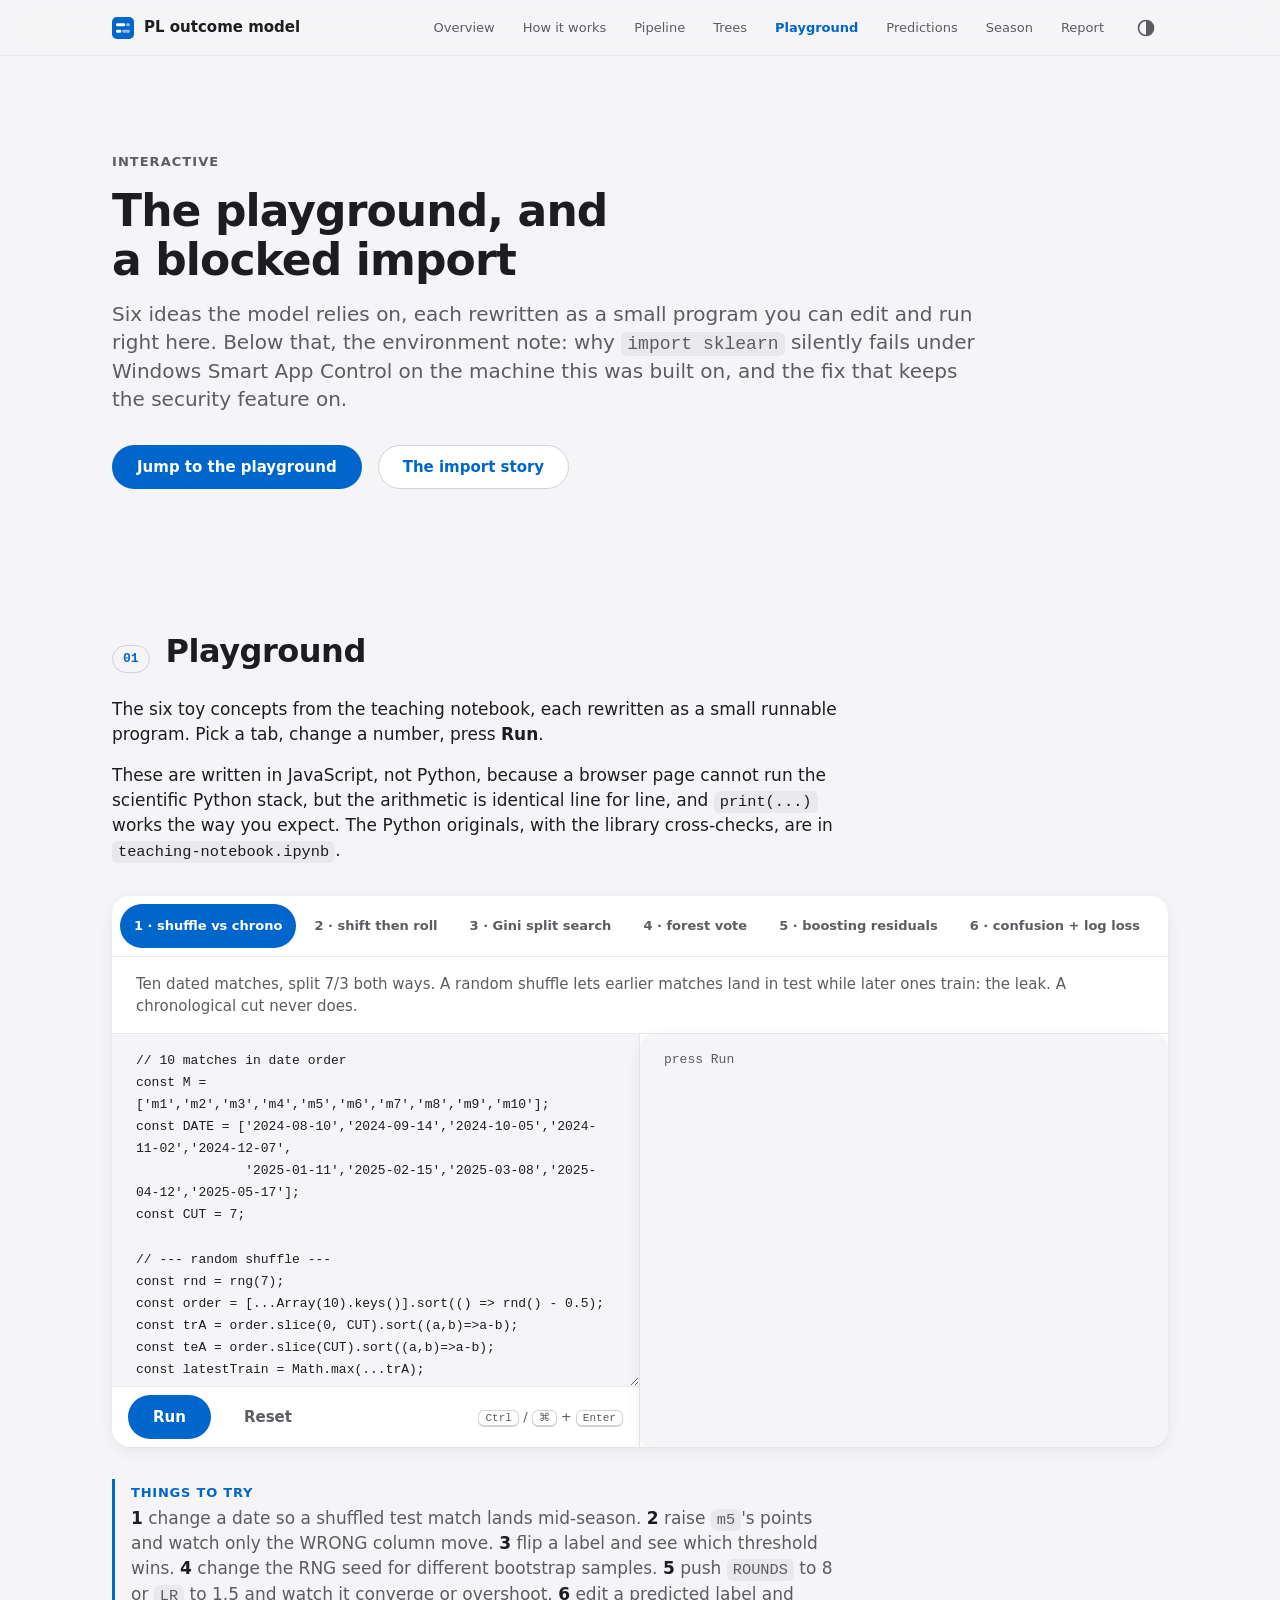
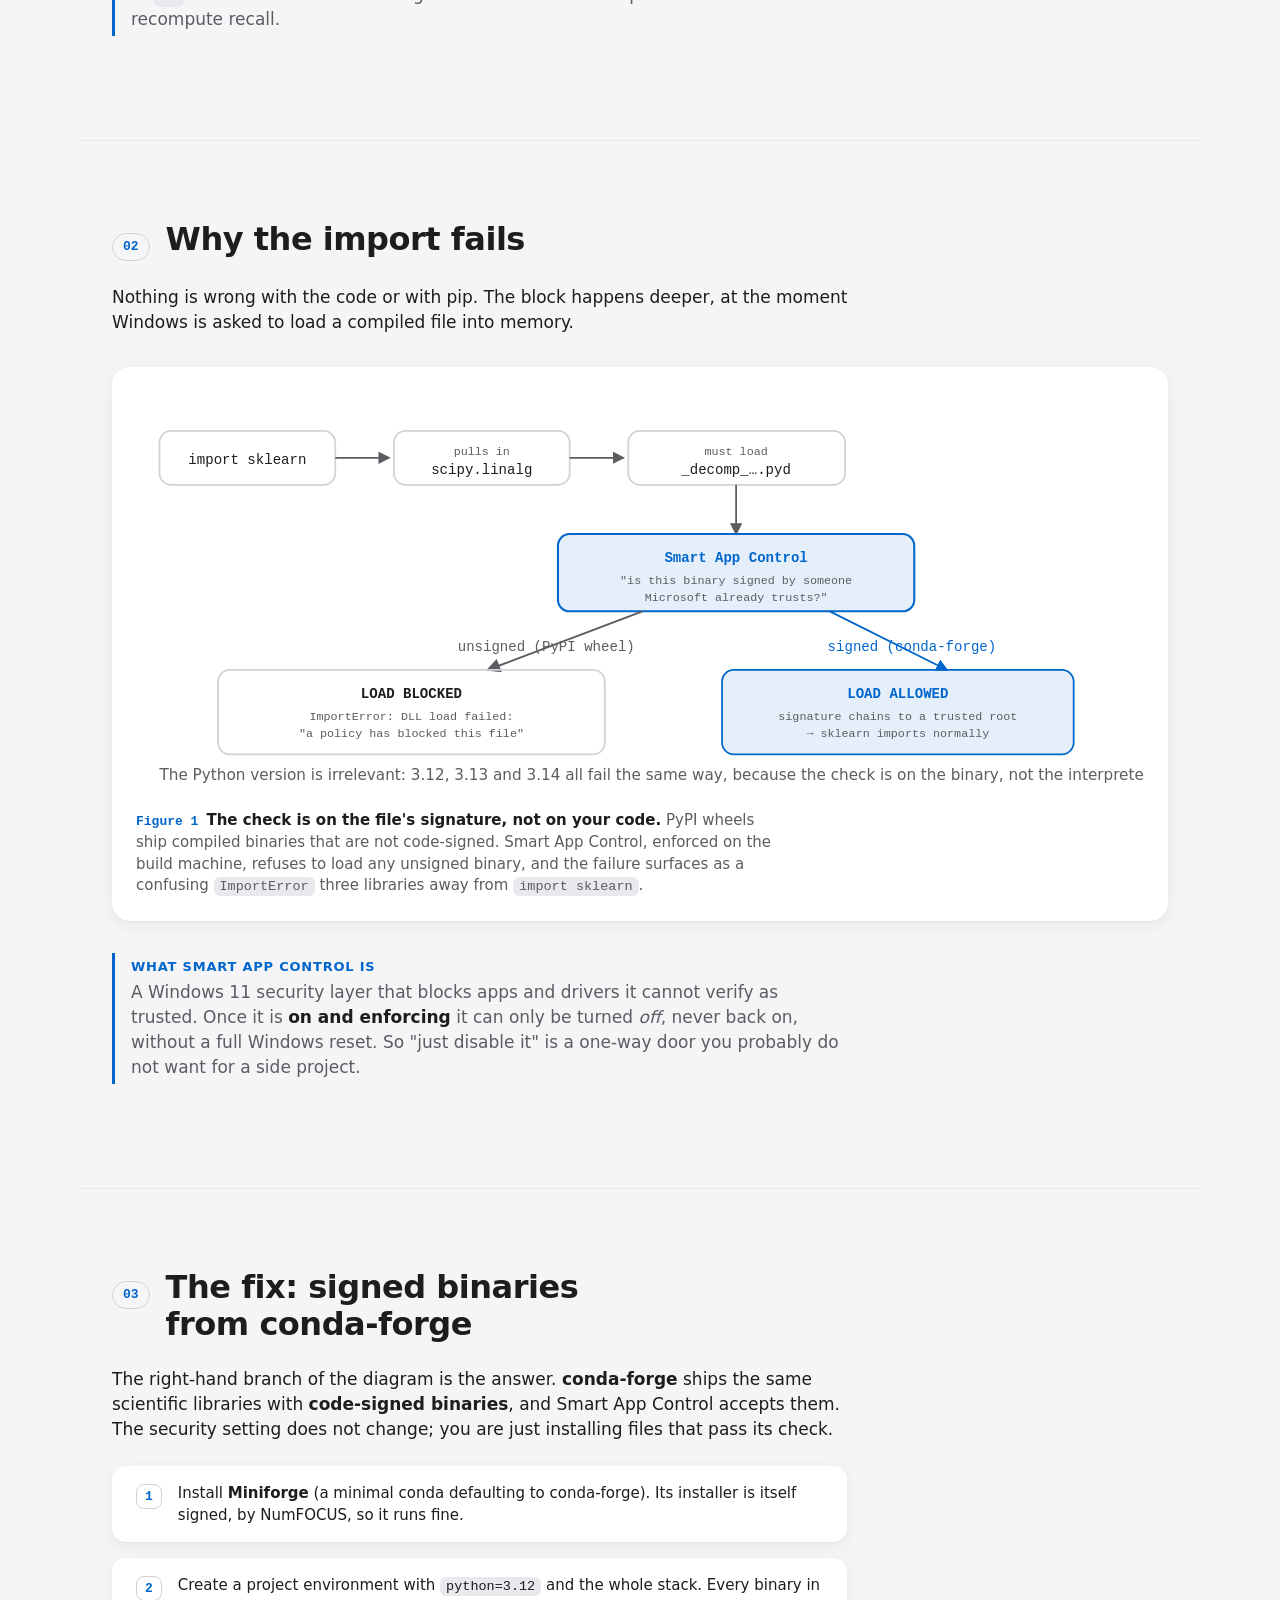
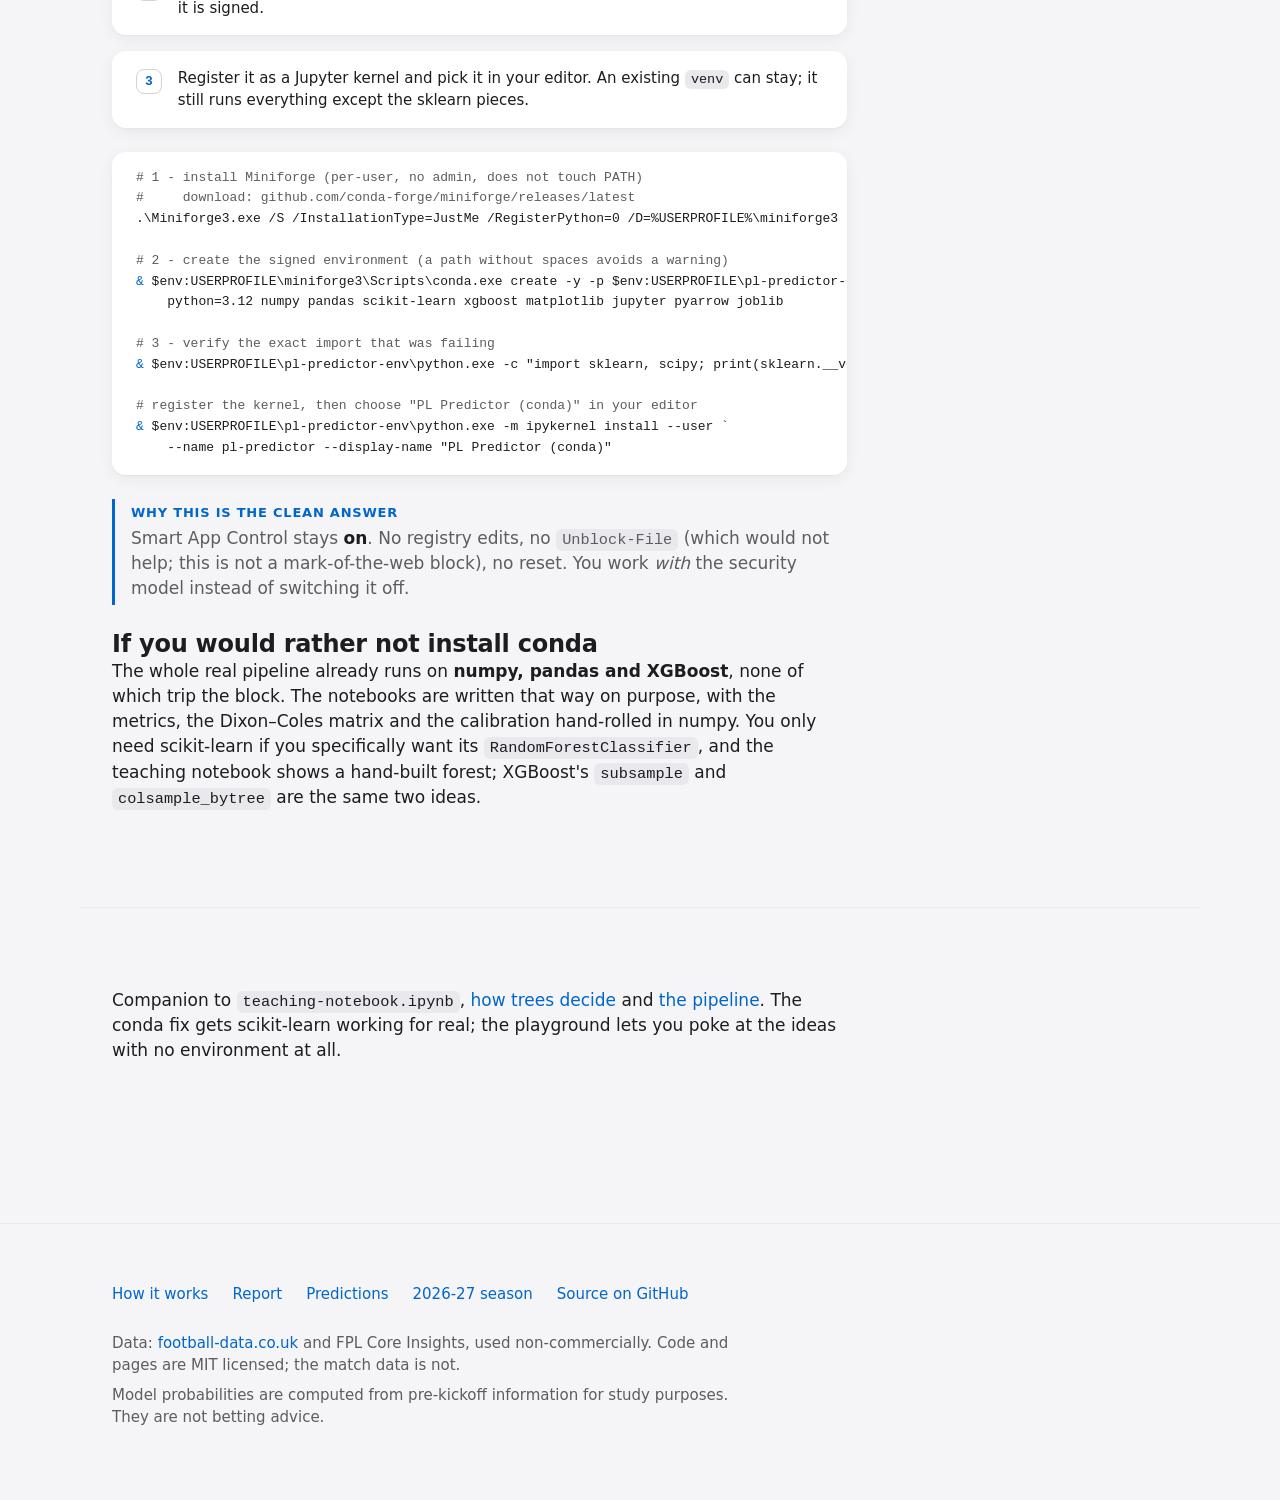
<file: docs/playground.html>
<!doctype html>
<html lang="en">
<head>
<meta charset="utf-8">
<meta name="viewport" content="width=device-width, initial-scale=1">
<title>Playground · PL outcome model</title>
<meta name="description" content="Six machine-learning ideas behind the model as small programs you can edit and run in the page, plus why scikit-learn would not load under Windows Smart App Control and the conda-forge fix.">
<link rel="canonical" href="https://daytoo77.github.io/pl-outcome-predictor/playground.html">
<meta name="theme-color" media="(prefers-color-scheme: light)" content="#f5f5f7">
<meta name="theme-color" media="(prefers-color-scheme: dark)" content="#000000">
<meta property="og:type" content="article">
<meta property="og:site_name" content="Premier League outcome model">
<meta property="og:title" content="The playground">
<meta property="og:description" content="Six machine-learning ideas as small programs you can edit and run in the page.">
<meta property="og:url" content="https://daytoo77.github.io/pl-outcome-predictor/playground.html">
<meta property="og:image" content="https://daytoo77.github.io/pl-outcome-predictor/assets/og/preview.png">
<meta property="og:image:width" content="1200">
<meta property="og:image:height" content="630">
<meta property="og:image:alt" content="Premier League outcome model: test log loss 0.946 against the market's 0.949.">
<meta name="twitter:card" content="summary_large_image">
<meta name="twitter:title" content="The playground">
<meta name="twitter:description" content="Six machine-learning ideas as small programs you can edit and run in the page.">
<meta name="twitter:image" content="https://daytoo77.github.io/pl-outcome-predictor/assets/og/preview.png">
<link rel="icon" href="assets/favicon.svg" type="image/svg+xml">
<link rel="apple-touch-icon" href="assets/apple-touch-icon.png">
<link rel="stylesheet" href="assets/css/base.css">
<link rel="stylesheet" href="assets/css/components.css">
<script>(function(){try{var t=localStorage.getItem('pl-theme');if(t==='light'||t==='dark')document.documentElement.setAttribute('data-theme',t);var q=/[?&]theme=(light|dark)\b/.exec(location.search);if(q)document.documentElement.setAttribute('data-theme',q[1])}catch(e){}document.documentElement.classList.add('js')})()</script>
<script src="assets/js/site.js" defer></script>
<style>
  .steps { list-style: none; padding: 0; margin: var(--s-3) 0; display: grid; gap: var(--s-2); }
  .steps li { display: grid; grid-template-columns: auto 1fr; gap: var(--s-2); align-items: start; padding: var(--s-2) var(--s-3); background: var(--bg-elev); border-radius: var(--r-md); box-shadow: var(--shadow-1); margin: 0; max-width: none; }
  .steps .n { font-family: var(--mono); font-size: var(--fs-xs); font-weight: 600; color: var(--accent); border: 1px solid var(--line); border-radius: 8px; padding: 2px 8px; margin-top: 2px; }
  .steps p { margin: 0; font-size: var(--fs-sm); }
  pre .c { color: var(--ink-2); }
  pre .g { color: var(--accent); }
  .pg { margin: var(--s-4) 0; background: var(--bg-elev); border-radius: var(--r-lg); box-shadow: var(--shadow-1); overflow: hidden; }
  .pg-tabs { display: flex; flex-wrap: wrap; gap: var(--s-h); padding: var(--s-1); border-bottom: 1px solid var(--line-soft); }
  .tab { min-height: 44px; padding: 0 14px; border: 0; border-radius: var(--r-pill); background: transparent; color: var(--ink-2); font-size: var(--fs-xs); font-weight: 600; white-space: nowrap; transition: background var(--dur-fast) var(--ease), color var(--dur-fast) var(--ease); }
  .tab:hover { background: var(--accent-soft); color: var(--ink); }
  .tab[aria-selected="true"] { background: var(--accent); color: var(--accent-ink); }
  .pg-desc { padding: var(--s-2) var(--s-3); font-size: var(--fs-sm); color: var(--ink-2); border-bottom: 1px solid var(--line-soft); }
  .pg-body { display: grid; grid-template-columns: 1fr; }
  @media (min-width: 900px) { .pg-body { grid-template-columns: 1fr 1fr; } .pg-editor { border-right: 1px solid var(--line-soft); } }
  .pg-editor { display: flex; flex-direction: column; }
  .pg-editor textarea { flex: 1; min-height: 22rem; resize: vertical; border: 0; background: var(--bg); color: var(--ink); font-family: var(--mono); font-size: var(--fs-xs); line-height: 1.7; padding: var(--s-2) var(--s-3); tab-size: 2; }
  .pg-editor textarea:focus { outline: 2px solid var(--accent); outline-offset: -2px; }
  .pg-run { display: flex; gap: var(--s-1); align-items: center; padding: var(--s-1) var(--s-2); border-top: 1px solid var(--line-soft); }
  .pg-kbd { margin-left: auto; font-size: var(--fs-xs); color: var(--ink-2); }
  .pg-out { background: var(--bg); padding: var(--s-2) var(--s-3); overflow: auto; max-height: 34rem; min-height: 22rem; font-family: var(--mono); font-size: var(--fs-xs); line-height: 1.6; white-space: pre; color: var(--ink); margin: 0; }
  .pg-out .err { color: var(--accent); font-weight: 600; }
  .pg-out .muted { color: var(--ink-2); }
  html:not(.js) .pg { display: none; }
</style>
</head>
<body>
<a class="skip" href="#main">Skip to content</a>
<header class="site-nav">
  <div class="wrap">
    <a class="wordmark" href="index.html">
      <svg viewBox="0 0 64 64" aria-hidden="true" focusable="false"><rect class="mark-bg" width="64" height="64" rx="14"/><rect class="mark-fg" x="12" y="18" width="26" height="9" rx="3"/><rect class="mark-fg" x="41" y="18" width="11" height="9" rx="3" opacity="0.55"/><rect class="mark-fg" x="12" y="37" width="15" height="9" rx="3"/><rect class="mark-fg" x="30" y="37" width="22" height="9" rx="3" opacity="0.55"/></svg>
      PL outcome model
    </a>
    <nav aria-label="Site">
      <ul class="nav-links" id="nav-links">
        <li><a href="index.html">Overview</a></li>
        <li><a href="how-it-works.html">How it works</a></li>
        <li><a href="pipeline.html">Pipeline</a></li>
        <li><a href="random-forest.html">Trees</a></li>
        <li><a href="playground.html" aria-current="page">Playground</a></li>
        <li><a href="predictions.html">Predictions</a></li>
        <li><a href="season.html">Season</a></li>
        <li><a href="report.html">Report</a></li>
      </ul>
    </nav>
    <button class="icon-btn nav-menu" type="button" data-nav-toggle aria-expanded="false" aria-controls="nav-links" aria-label="Menu">
      <svg viewBox="0 0 24 24" aria-hidden="true" focusable="false"><path d="M4 7h16M4 12h16M4 17h16" fill="none" stroke="currentColor" stroke-width="2" stroke-linecap="round"/></svg>
    </button>
    <button class="icon-btn theme-toggle" type="button" data-theme-toggle data-state="system" aria-label="Theme: system. Switch to light.">
      <svg class="i-system" viewBox="0 0 24 24" aria-hidden="true" focusable="false"><circle cx="12" cy="12" r="9" fill="none" stroke="currentColor" stroke-width="2"/><path d="M12 3a9 9 0 0 1 0 18z" fill="currentColor"/></svg>
      <svg class="i-light" viewBox="0 0 24 24" aria-hidden="true" focusable="false"><circle cx="12" cy="12" r="4" fill="none" stroke="currentColor" stroke-width="2"/><path d="M12 2v3M12 19v3M2 12h3M19 12h3M4.9 4.9l2.1 2.1M17 17l2.1 2.1M4.9 19.1L7 17M17 7l2.1-2.1" fill="none" stroke="currentColor" stroke-width="2" stroke-linecap="round"/></svg>
      <svg class="i-dark" viewBox="0 0 24 24" aria-hidden="true" focusable="false"><path d="M20 14.5A8.5 8.5 0 0 1 9.5 4a7 7 0 1 0 10.5 10.5z" fill="none" stroke="currentColor" stroke-width="2" stroke-linejoin="round"/></svg>
    </button>
  </div>
</header>

<main id="main">
  <section class="hero wrap">
    <p class="eyebrow">Interactive</p>
    <h1>The playground, and a blocked import</h1>
    <p class="lede">Six ideas the model relies on, each rewritten as a small program you can edit and run right here. Below that, the environment note: why <code>import sklearn</code> silently fails under Windows Smart App Control on the machine this was built on, and the fix that keeps the security feature on.</p>
    <div class="hero-actions">
      <a class="btn btn-primary" href="#playground">Jump to the playground</a>
      <a class="btn btn-secondary" href="#import">The import story</a>
    </div>
  </section>

  <!-- PLAYGROUND -->
  <section class="section wrap" id="playground" aria-labelledby="pg-h">
    <div class="prose reveal">
      <div class="section-head"><span class="section-num">01</span><h2 id="pg-h">Playground</h2></div>
      <p>The six toy concepts from the teaching notebook, each rewritten as a small runnable program. Pick a tab, change a number, press <strong>Run</strong>.</p>
      <p>These are written in JavaScript, not Python, because a browser page cannot run the scientific Python stack, but the arithmetic is identical line for line, and <code>print(...)</code> works the way you expect. The Python originals, with the library cross-checks, are in <code>teaching-notebook.ipynb</code>.</p>
    </div>
    <noscript><div class="note"><span class="kicker">JavaScript is off</span>The playground runs entirely in your browser and needs JavaScript. The same six programs exist as Python cells in the teaching notebook in the repository.</div></noscript>
    <div class="pg reveal" id="pg">
      <div class="pg-tabs" id="pgTabs" role="tablist" aria-label="Toy programs"></div>
      <div class="pg-desc" id="pgDesc"></div>
      <div class="pg-body">
        <div class="pg-editor">
          <label class="sr-only" for="pgCode">Code editor</label>
          <textarea id="pgCode" spellcheck="false"></textarea>
          <div class="pg-run">
            <button class="btn btn-primary" type="button" id="pgRun">Run</button>
            <button class="btn btn-ghost" type="button" id="pgReset">Reset</button>
            <span class="pg-kbd"><kbd>Ctrl</kbd> / <kbd>⌘</kbd> + <kbd>Enter</kbd></span>
          </div>
        </div>
        <pre class="pg-out" id="pgOut" aria-live="polite" aria-label="Program output"><span class="muted">output appears here</span></pre>
      </div>
    </div>
    <div class="prose reveal">
      <div class="note"><span class="kicker">Things to try</span><b>1</b> change a date so a shuffled test match lands mid-season. <b>2</b> raise <code>m5</code>'s points and watch only the WRONG column move. <b>3</b> flip a label and see which threshold wins. <b>4</b> change the RNG seed for different bootstrap samples. <b>5</b> push <code>ROUNDS</code> to 8 or <code>LR</code> to 1.5 and watch it converge or overshoot. <b>6</b> edit a predicted label and recompute recall.</div>
    </div>
  </section>

  <!-- IMPORT -->
  <section class="section wrap" id="import" aria-labelledby="imp-h">
    <div class="prose reveal">
      <div class="section-head"><span class="section-num">02</span><h2 id="imp-h">Why the import fails</h2></div>
      <p>Nothing is wrong with the code or with pip. The block happens deeper, at the moment Windows is asked to load a compiled file into memory.</p>
    </div>
    <figure class="figure reveal">
      <div class="scroll-x">
        <svg class="dia" viewBox="0 0 860 344" width="860" height="344" style="min-width:620px" role="img" aria-labelledby="imp-t" aria-describedby="imp-d">
          <title id="imp-t">Where import sklearn is blocked</title>
          <desc id="imp-d">import sklearn pulls in scipy.linalg, which must load a compiled .pyd binary. Windows Smart App Control checks the binary for a trusted signature. An unsigned PyPI wheel is blocked and the import fails; a signed conda-forge binary is allowed and sklearn imports normally.</desc>
          <defs><marker id="a1" viewBox="0 0 8 8" refX="7" refY="4" markerWidth="7" markerHeight="7" orient="auto-start-reverse"><path d="M0 0 L8 4 L0 8 z" fill="var(--ink-2)"/></marker><marker id="a1a" viewBox="0 0 8 8" refX="7" refY="4" markerWidth="7" markerHeight="7" orient="auto-start-reverse"><path d="M0 0 L8 4 L0 8 z" fill="var(--accent)"/></marker></defs>
          <g class="mono" text-anchor="middle">
            <rect class="stroke" x="20" y="34" width="150" height="46" rx="10" stroke-width="1.5"/><text x="95" y="62">import sklearn</text>
            <rect class="stroke" x="220" y="34" width="150" height="46" rx="10" stroke-width="1.5"/><text x="295" y="55" class="dim" font-size="10">pulls in</text><text x="295" y="71">scipy.linalg</text>
            <rect class="stroke" x="420" y="34" width="185" height="46" rx="10" stroke-width="1.5"/><text x="512" y="55" class="dim" font-size="10">must load</text><text x="512" y="71">_decomp_….pyd</text>
          </g>
          <g stroke="var(--ink-2)" stroke-width="1.5" fill="none"><line x1="170" y1="57" x2="216" y2="57" marker-end="url(#a1)"/><line x1="370" y1="57" x2="416" y2="57" marker-end="url(#a1)"/></g>
          <line x1="512" y1="80" x2="512" y2="122" stroke="var(--ink-2)" stroke-width="1.5" marker-end="url(#a1)"/>
          <g class="mono" text-anchor="middle">
            <rect class="stroke-acc fill-soft" x="360" y="122" width="304" height="66" rx="10" stroke-width="1.75"/>
            <text x="512" y="146" class="acc b">Smart App Control</text>
            <text x="512" y="165" class="dim" font-size="10">"is this binary signed by someone</text>
            <text x="512" y="179" class="dim" font-size="10">Microsoft already trusts?"</text>
          </g>
          <path d="M432 188 L300 238" stroke="var(--ink-2)" stroke-width="1.75" fill="none" marker-end="url(#a1)"/>
          <path d="M592 188 L692 238" stroke="var(--accent)" stroke-width="1.5" fill="none" marker-end="url(#a1a)"/>
          <text x="350" y="222" class="mono dim" font-size="10" text-anchor="middle">unsigned (PyPI wheel)</text>
          <text x="662" y="222" class="mono acc" font-size="10" text-anchor="middle">signed (conda-forge)</text>
          <g class="mono" text-anchor="middle">
            <rect class="stroke" x="70" y="238" width="330" height="72" rx="10" stroke-width="1.5"/>
            <text x="235" y="262" class="b">LOAD BLOCKED</text>
            <text x="235" y="281" class="dim" font-size="10">ImportError: DLL load failed:</text>
            <text x="235" y="295" class="dim" font-size="10">"a policy has blocked this file"</text>
            <rect class="stroke-acc fill-soft" x="500" y="238" width="300" height="72" rx="10" stroke-width="1.5"/>
            <text x="650" y="262" class="acc b">LOAD ALLOWED</text>
            <text x="650" y="281" class="dim" font-size="10">signature chains to a trusted root</text>
            <text x="650" y="295" class="dim" font-size="10">→ sklearn imports normally</text>
          </g>
          <text x="20" y="332" class="dim">The Python version is irrelevant: 3.12, 3.13 and 3.14 all fail the same way, because the check is on the binary, not the interpreter.</text>
        </svg>
      </div>
      <figcaption><span class="fig-label">Figure 1</span><b>The check is on the file's signature, not on your code.</b> PyPI wheels ship compiled binaries that are not code-signed. Smart App Control, enforced on the build machine, refuses to load any unsigned binary, and the failure surfaces as a confusing <code>ImportError</code> three libraries away from <code>import sklearn</code>.</figcaption>
    </figure>
    <div class="prose reveal">
      <div class="note"><span class="kicker">What Smart App Control is</span>A Windows 11 security layer that blocks apps and drivers it cannot verify as trusted. Once it is <strong>on and enforcing</strong> it can only be turned <em>off</em>, never back on, without a full Windows reset. So "just disable it" is a one-way door you probably do not want for a side project.</div>
    </div>
  </section>

  <!-- FIX -->
  <section class="section wrap" aria-labelledby="fix-h">
    <div class="prose reveal">
      <div class="section-head"><span class="section-num">03</span><h2 id="fix-h">The fix: signed binaries from conda-forge</h2></div>
      <p>The right-hand branch of the diagram is the answer. <strong>conda-forge</strong> ships the same scientific libraries with <strong>code-signed binaries</strong>, and Smart App Control accepts them. The security setting does not change; you are just installing files that pass its check.</p>
      <ol class="steps">
        <li><span class="n">1</span><p>Install <strong>Miniforge</strong> (a minimal conda defaulting to conda-forge). Its installer is itself signed, by NumFOCUS, so it runs fine.</p></li>
        <li><span class="n">2</span><p>Create a project environment with <code>python=3.12</code> and the whole stack. Every binary in it is signed.</p></li>
        <li><span class="n">3</span><p>Register it as a Jupyter kernel and pick it in your editor. An existing <code>venv</code> can stay; it still runs everything except the sklearn pieces.</p></li>
      </ol>
      <pre><code><span class="c"># 1 - install Miniforge (per-user, no admin, does not touch PATH)</span>
<span class="c">#     download: github.com/conda-forge/miniforge/releases/latest</span>
.\Miniforge3.exe /S /InstallationType=JustMe /RegisterPython=0 /D=%USERPROFILE%\miniforge3

<span class="c"># 2 - create the signed environment (a path without spaces avoids a warning)</span>
<span class="g">&amp;</span> $env:USERPROFILE\miniforge3\Scripts\conda.exe create -y -p $env:USERPROFILE\pl-predictor-env `
    python=3.12 numpy pandas scikit-learn xgboost matplotlib jupyter pyarrow joblib

<span class="c"># 3 - verify the exact import that was failing</span>
<span class="g">&amp;</span> $env:USERPROFILE\pl-predictor-env\python.exe -c "import sklearn, scipy; print(sklearn.__version__)"

<span class="c"># register the kernel, then choose "PL Predictor (conda)" in your editor</span>
<span class="g">&amp;</span> $env:USERPROFILE\pl-predictor-env\python.exe -m ipykernel install --user `
    --name pl-predictor --display-name "PL Predictor (conda)"</code></pre>
      <div class="note"><span class="kicker">Why this is the clean answer</span>Smart App Control stays <strong>on</strong>. No registry edits, no <code>Unblock-File</code> (which would not help; this is not a mark-of-the-web block), no reset. You work <em>with</em> the security model instead of switching it off.</div>
      <h3>If you would rather not install conda</h3>
      <p>The whole real pipeline already runs on <strong>numpy, pandas and XGBoost</strong>, none of which trip the block. The notebooks are written that way on purpose, with the metrics, the Dixon–Coles matrix and the calibration hand-rolled in numpy. You only need scikit-learn if you specifically want its <code>RandomForestClassifier</code>, and the teaching notebook shows a hand-built forest; XGBoost's <code>subsample</code> and <code>colsample_bytree</code> are the same two ideas.</p>
    </div>
  </section>

  <section class="section wrap">
    <div class="prose reveal">
      <p>Companion to <code>teaching-notebook.ipynb</code>, <a href="random-forest.html">how trees decide</a> and <a href="pipeline.html">the pipeline</a>. The conda fix gets scikit-learn working for real; the playground lets you poke at the ideas with no environment at all.</p>
    </div>
  </section>
</main>

<footer class="site-footer">
  <div class="wrap">
    <ul class="links">
      <li><a href="how-it-works.html">How it works</a></li>
      <li><a href="report.html">Report</a></li>
      <li><a href="predictions.html">Predictions</a></li>
      <li><a href="season.html">2026-27 season</a></li>
      <li><a href="https://github.com/Daytoo77/pl-outcome-predictor">Source on GitHub</a></li>
    </ul>
    <p>Data: <a href="https://www.football-data.co.uk/englandm.php">football-data.co.uk</a> and FPL Core Insights, used non-commercially. Code and pages are MIT licensed; the match data is not.</p>
    <p>Model probabilities are computed from pre-kickoff information for study purposes. They are not betting advice.</p>
  </div>
</footer>

<script>
(function () {
  'use strict';
  function mean(a) { return a.reduce(function (s, x) { return s + x; }, 0) / a.length; }
  function sum(a) { return a.reduce(function (s, x) { return s + x; }, 0); }
  function round(x, n) { n = n == null ? 3 : n; var p = Math.pow(10, n); return Math.round(x * p) / p; }
  function counts(arr) { var m = {}; arr.forEach(function (v) { m[v] = (m[v] || 0) + 1; }); return m; }
  function mode(arr) {
    var c = counts(arr), best = null, bn = -1;
    Object.keys(c).forEach(function (k) { if (c[k] > bn) { bn = c[k]; best = k; } });
    return best;
  }
  function gini(labels) {
    var n = labels.length; if (!n) return 0;
    var c = counts(labels), t = 0;
    Object.keys(c).forEach(function (k) { var p = c[k] / n; t += p * p; });
    return 1 - t;
  }
  function rng(seed) {
    return function () {
      seed |= 0; seed = seed + 0x6D2B79F5 | 0;
      var t = Math.imul(seed ^ seed >>> 15, 1 | seed);
      t = t + Math.imul(t ^ t >>> 7, 61 | t) ^ t;
      return ((t ^ t >>> 14) >>> 0) / 4294967296;
    };
  }
  function randint(rnd, lo, hi, k) { var out = []; for (var i = 0; i < k; i++) out.push(lo + Math.floor(rnd() * (hi - lo))); return out; }
  function fmt(x, w, d) {
    var s = (typeof x === 'number') ? (d == null ? String(x) : x.toFixed(d)) : String(x);
    while (s.length < (w || 0)) s = ' ' + s;
    return s;
  }

  var SNIPPETS = [
    {
      name: '1 · shuffle vs chrono',
      desc: 'Ten dated matches, split 7/3 both ways. A random shuffle lets earlier matches land in test while later ones train: the leak. A chronological cut never does.',
      code:
"// 10 matches in date order\n" +
"const M = ['m1','m2','m3','m4','m5','m6','m7','m8','m9','m10'];\n" +
"const DATE = ['2024-08-10','2024-09-14','2024-10-05','2024-11-02','2024-12-07',\n" +
"              '2025-01-11','2025-02-15','2025-03-08','2025-04-12','2025-05-17'];\n" +
"const CUT = 7;\n" +
"\n" +
"// --- random shuffle ---\n" +
"const rnd = rng(7);\n" +
"const order = [...Array(10).keys()].sort(() => rnd() - 0.5);\n" +
"const trA = order.slice(0, CUT).sort((a,b)=>a-b);\n" +
"const teA = order.slice(CUT).sort((a,b)=>a-b);\n" +
"const latestTrain = Math.max(...trA);\n" +
"const leak = teA.filter(i => i < latestTrain).length;\n" +
"print('SHUFFLE');\n" +
"print('  train rows :', trA.map(i=>M[i]).join(' '));\n" +
"print('  test  rows :', teA.map(i=>M[i]).join(' '));\n" +
"print('  latest train date :', DATE[latestTrain]);\n" +
"print('  earliest test date:', DATE[Math.min(...teA)]);\n" +
"print('  test matches BEFORE last train match:', leak, leak ? '  <-- LEAK' : '');\n" +
"\n" +
"// --- chronological ---\n" +
"const trB = [...Array(CUT).keys()];\n" +
"const teB = [...Array(10).keys()].slice(CUT);\n" +
"print('\\nCHRONO');\n" +
"print('  train rows :', trB.map(i=>M[i]).join(' '));\n" +
"print('  test  rows :', teB.map(i=>M[i]).join(' '));\n" +
"print('  latest train date :', DATE[CUT-1]);\n" +
"print('  earliest test date:', DATE[CUT]);\n" +
"print('  test matches BEFORE last train match:', 0, '  <-- none');\n"
    },
    {
      name: '2 · shift then roll',
      desc: 'One team, 6 matches. rolling(3) used directly includes the current match. shift(1) first moves it out of its own window, and the answer stops being an input.',
      code:
"const points = [1, 0, 3, 0, 3, 3];   // draw, loss, win, loss, win, win\n" +
"const W = 3;\n" +
"\n" +
"function rollMean(arr, w, shift) {\n" +
"  return arr.map((_, i) => {\n" +
"    const end = shift ? i : i + 1;         // shift(1) => window ends BEFORE row i\n" +
"    const start = Math.max(0, end - w);\n" +
"    const win = arr.slice(start, end);\n" +
"    return win.length ? round(mean(win)) : NaN;\n" +
"  });\n" +
"}\n" +
"\n" +
"const wrong = rollMean(points, W, false);\n" +
"const right = rollMean(points, W, true);\n" +
"\n" +
"print('match  points  roll_WRONG  roll_RIGHT');\n" +
"points.forEach((p, i) => print(\n" +
"  '  m' + (i+1) + fmt(p, 7) + fmt(wrong[i], 12) + fmt(right[i], 12)));\n" +
"\n" +
"const row = 4;   // m5\n" +
"const wWin = points.slice(row - W + 1, row + 1);\n" +
"const rWin = points.slice(row - W, row);\n" +
"print('\\nrow ' + row + ' (m5, points = ' + points[row] + ')');\n" +
"print('  WRONG window [' + wWin + '] -> ' + round(mean(wWin)) + '   contains m5 itself');\n" +
"print('  RIGHT window [' + rWin + '] -> ' + round(mean(rWin)) + '   m2, m3, m4 only');\n"
    },
    {
      name: '3 · Gini split search',
      desc: '8 rows, one feature, 3 classes. For every midpoint threshold, compute the size-weighted Gini of the two child piles. The tree keeps the largest drop from the parent: the gain.',
      code:
"const X = [-120,-80,-30,-10, 20, 60, 90, 140];\n" +
"const Y = ['A','A','D','A','D','H','H','H'];\n" +
"\n" +
"const parent = gini(Y);\n" +
"print('parent pile: ' + JSON.stringify(counts(Y)) + '   Gini = ' + round(parent, 4) + '\\n');\n" +
"\n" +
"const vals = [...new Set(X)].sort((a,b)=>a-b);\n" +
"const mids = vals.slice(1).map((v, i) => (v + vals[i]) / 2);\n" +
"\n" +
"print('threshold   nL nR   Gini_L  Gini_R   weighted   gain');\n" +
"let best = null;\n" +
"for (const t of mids) {\n" +
"  const L = Y.filter((_, i) => X[i] <= t);\n" +
"  const R = Y.filter((_, i) => X[i] >  t);\n" +
"  const w = L.length/Y.length*gini(L) + R.length/Y.length*gini(R);\n" +
"  const gain = parent - w;\n" +
"  if (!best || gain > best.gain) best = { t, gain };\n" +
"  print('  <= ' + fmt(t, 5) + '   ' + fmt(L.length,2) + ' ' + fmt(R.length,2) +\n" +
"        '   ' + fmt(gini(L),6,3) + '  ' + fmt(gini(R),6,3) +\n" +
"        '   ' + fmt(w,8,4) + '  ' + fmt(gain,6,4));\n" +
"}\n" +
"print('\\nbest split: elo_diff <= ' + best.t + '   gain ' + round(best.gain, 4));\n"
    },
    {
      name: '4 · forest vote',
      desc: '5 depth-1 trees, each fit to a different bootstrap sample (draw 10 rows with replacement) of the same 10-row data. Each votes on one holdout match; the majority wins.',
      code:
"const X = [-120,-95,-60,-30,-10, 15, 45, 70, 105, 150];\n" +
"const Y = ['A','A','D','A','D','H','D','H','H','H'];\n" +
"const holdoutX = 35, holdoutY = 'H';\n" +
"\n" +
"function stump(idx) {                       // idx = row indices of this sample\n" +
"  const x = idx.map(i => X[i]), y = idx.map(i => Y[i]);\n" +
"  const gp = gini(y);\n" +
"  const vals = [...new Set(x)].sort((a,b)=>a-b);\n" +
"  let best = null;\n" +
"  for (let k = 1; k < vals.length; k++) {\n" +
"    const t = (vals[k] + vals[k-1]) / 2;\n" +
"    const yl = y.filter((_, i) => x[i] <= t);\n" +
"    const yr = y.filter((_, i) => x[i] >  t);\n" +
"    if (!yl.length || !yr.length) continue;\n" +
"    const gain = gp - (yl.length/y.length*gini(yl) + yr.length/y.length*gini(yr));\n" +
"    if (!best || gain > best.gain)\n" +
"      best = { t, gain, labL: mode(yl), labR: mode(yr) };\n" +
"  }\n" +
"  return best;\n" +
"}\n" +
"\n" +
"const rnd = rng(11);\n" +
"const votes = [];\n" +
"for (let i = 1; i <= 5; i++) {\n" +
"  const idx = randint(rnd, 0, 10, 10);           // WITH replacement\n" +
"  const s = stump(idx);\n" +
"  const v = holdoutX <= s.t ? s.labL : s.labR;\n" +
"  votes.push(v);\n" +
"  const distinct = new Set(idx).size;\n" +
"  print('tree ' + i + ': ' + distinct + '/10 rows | rule elo<= ' +\n" +
"        s.t + ' -> ' + s.labL + ' else ' + s.labR + ' | vote ' + v);\n" +
"}\n" +
"const tally = counts(votes);\n" +
"print('\\nvotes: ' + votes.join(' '));\n" +
"print('tally: ' + JSON.stringify(tally));\n" +
"print('forest says ' + mode(votes) + '   (actual ' + holdoutY + ')');\n"
    },
    {
      name: '5 · boosting residuals',
      desc: 'Start from the mean. Each round fits a depth-1 tree to the residual, what the model so far still gets wrong, scaled by the learning rate. Watch the squared error fall.',
      code:
"const X = [-100,-60,-20, 10, 50, 90];\n" +
"const Y = [  -2, -1,  0,  0,  1,  2];\n" +
"const LR = 0.5, ROUNDS = 3;\n" +
"\n" +
"function stumpReg(x, r) {                   // depth-1 regression tree on residual r\n" +
"  const vals = [...new Set(x)].sort((a,b)=>a-b);\n" +
"  let best = null;\n" +
"  for (let k = 1; k < vals.length; k++) {\n" +
"    const t = (vals[k] + vals[k-1]) / 2;\n" +
"    const rl = r.filter((_, i) => x[i] <= t);\n" +
"    const rr = r.filter((_, i) => x[i] >  t);\n" +
"    if (!rl.length || !rr.length) continue;\n" +
"    const pl = mean(rl), pr = mean(rr);\n" +
"    const sse = sum(rl.map(v => (v-pl)**2)) + sum(rr.map(v => (v-pr)**2));\n" +
"    if (!best || sse < best.sse) best = { t, pl, pr, sse };\n" +
"  }\n" +
"  return best;\n" +
"}\n" +
"\n" +
"let F = Y.map(() => mean(Y));\n" +
"const sse = f => round(sum(f.map((v, i) => (Y[i]-v)**2)), 4);\n" +
"print('round 0  pred [' + F.map(v=>round(v)) + ']  resid [' +\n" +
"      F.map((v,i)=>round(Y[i]-v)) + ']  SSE ' + sse(F));\n" +
"\n" +
"for (let k = 1; k <= ROUNDS; k++) {\n" +
"  const r = F.map((v, i) => Y[i] - v);\n" +
"  const s = stumpReg(X, r);\n" +
"  F = F.map((v, i) => v + LR * (X[i] <= s.t ? s.pl : s.pr));\n" +
"  print('round ' + k + '  fit to resid [' + r.map(v=>round(v)) + ']');\n" +
"  print('         new pred [' + F.map(v=>round(v)) + ']  new resid [' +\n" +
"        F.map((v,i)=>round(Y[i]-v)) + ']  SSE ' + sse(F));\n" +
"}\n"
    },
    {
      name: '6 · confusion + log loss',
      desc: '12 true/predicted labels. Count the 3×3 matrix by hand, read recall and precision off it, then grade the probabilities with log loss. Accuracy hides that draws are the weak class.',
      code:
"const LAB = ['H','D','A'];\n" +
"const ix = { H: 0, D: 1, A: 2 };\n" +
"const yTrue = ['H','H','H','H','H','D','D','D','A','A','A','A'];\n" +
"const yPred = ['H','H','H','A','D','H','A','D','A','A','H','A'];\n" +
"\n" +
"const cm = [[0,0,0],[0,0,0],[0,0,0]];\n" +
"yTrue.forEach((t, i) => cm[ix[t]][ix[yPred[i]]]++);\n" +
"\n" +
"print('           pred H  pred D  pred A');\n" +
"LAB.forEach((l, i) =>\n" +
"  print('  actual ' + l + fmt(cm[i][0],5) + fmt(cm[i][1],8) + fmt(cm[i][2],8)));\n" +
"const correct = cm[0][0] + cm[1][1] + cm[2][2];\n" +
"print('  accuracy ' + correct + '/12 = ' + round(correct/12, 3));\n" +
"\n" +
"LAB.forEach((l, i) => {\n" +
"  const rowSum = cm[i][0]+cm[i][1]+cm[i][2];\n" +
"  const colSum = cm[0][i]+cm[1][i]+cm[2][i];\n" +
"  print('  ' + l + ': recall ' + round(cm[i][i]/rowSum, 3) +\n" +
"        '   precision ' + round(cm[i][i]/colSum, 3));\n" +
"});\n" +
"\n" +
"const proba = [\n" +
"  [.70,.20,.10],[.55,.25,.20],[.45,.30,.25],[.30,.25,.45],\n" +
"  [.40,.35,.25],[.50,.30,.20],[.25,.30,.45],[.30,.40,.30],\n" +
"  [.20,.25,.55],[.15,.20,.65],[.45,.30,.25],[.25,.25,.50]];\n" +
"const loss = yTrue.map((t, i) => -Math.log(proba[i][ix[t]]));\n" +
"print('\\nlog loss = ' + round(mean(loss), 4) +\n" +
"      '   (uniform 1/3 guess scores ' + round(-Math.log(1/3), 4) + ')');\n"
    }
  ];

  var tabs = document.getElementById('pgTabs');
  var descEl = document.getElementById('pgDesc');
  var codeEl = document.getElementById('pgCode');
  var outEl = document.getElementById('pgOut');
  var active = 0;

  SNIPPETS.forEach(function (s, i) {
    var b = document.createElement('button');
    b.className = 'tab'; b.type = 'button'; b.textContent = s.name;
    b.setAttribute('role', 'tab'); b.id = 'pgtab-' + i;
    b.setAttribute('aria-selected', i === 0 ? 'true' : 'false');
    b.setAttribute('aria-controls', 'pgCode');
    b.addEventListener('click', function () { select(i); });
    b.addEventListener('keydown', function (e) {
      if (e.key === 'ArrowRight' || e.key === 'ArrowLeft') {
        e.preventDefault();
        var j = (i + (e.key === 'ArrowRight' ? 1 : SNIPPETS.length - 1)) % SNIPPETS.length;
        select(j); tabs.children[j].focus();
      }
    });
    tabs.appendChild(b);
  });

  function select(i) {
    active = i;
    Array.prototype.forEach.call(tabs.children, function (b, j) {
      b.setAttribute('aria-selected', j === i ? 'true' : 'false');
      b.tabIndex = j === i ? 0 : -1;
    });
    descEl.textContent = SNIPPETS[i].desc;
    codeEl.value = SNIPPETS[i].code;
    outEl.innerHTML = '<span class="muted">press Run</span>';
  }

  document.getElementById('pgReset').addEventListener('click', function () { select(active); });
  codeEl.addEventListener('keydown', function (e) {
    if (e.key === 'Tab') {
      e.preventDefault();
      var s = this.selectionStart;
      this.value = this.value.slice(0, s) + '  ' + this.value.slice(this.selectionEnd);
      this.selectionStart = this.selectionEnd = s + 2;
    }
    if (e.key === 'Enter' && (e.ctrlKey || e.metaKey)) { e.preventDefault(); run(); }
  });

  function run() {
    var lines = [];
    function print() {
      lines.push(Array.prototype.map.call(arguments, function (a) {
        return typeof a === 'object' ? JSON.stringify(a) : String(a);
      }).join(' '));
    }
    try {
      var fn = new Function('print', 'mean', 'sum', 'round', 'counts', 'mode', 'gini', 'rng', 'randint', 'fmt', '"use strict";\n' + codeEl.value);
      fn(print, mean, sum, round, counts, mode, gini, rng, randint, fmt);
      outEl.textContent = lines.join('\n') || '(no output)';
    } catch (err) {
      outEl.innerHTML = '';
      outEl.appendChild(document.createTextNode(lines.join('\n') + (lines.length ? '\n\n' : '')));
      var e = document.createElement('span'); e.className = 'err'; e.textContent = String(err);
      outEl.appendChild(e);
    }
  }
  document.getElementById('pgRun').addEventListener('click', run);
  select(0);
})();
</script>
</body>
</html>
</file>
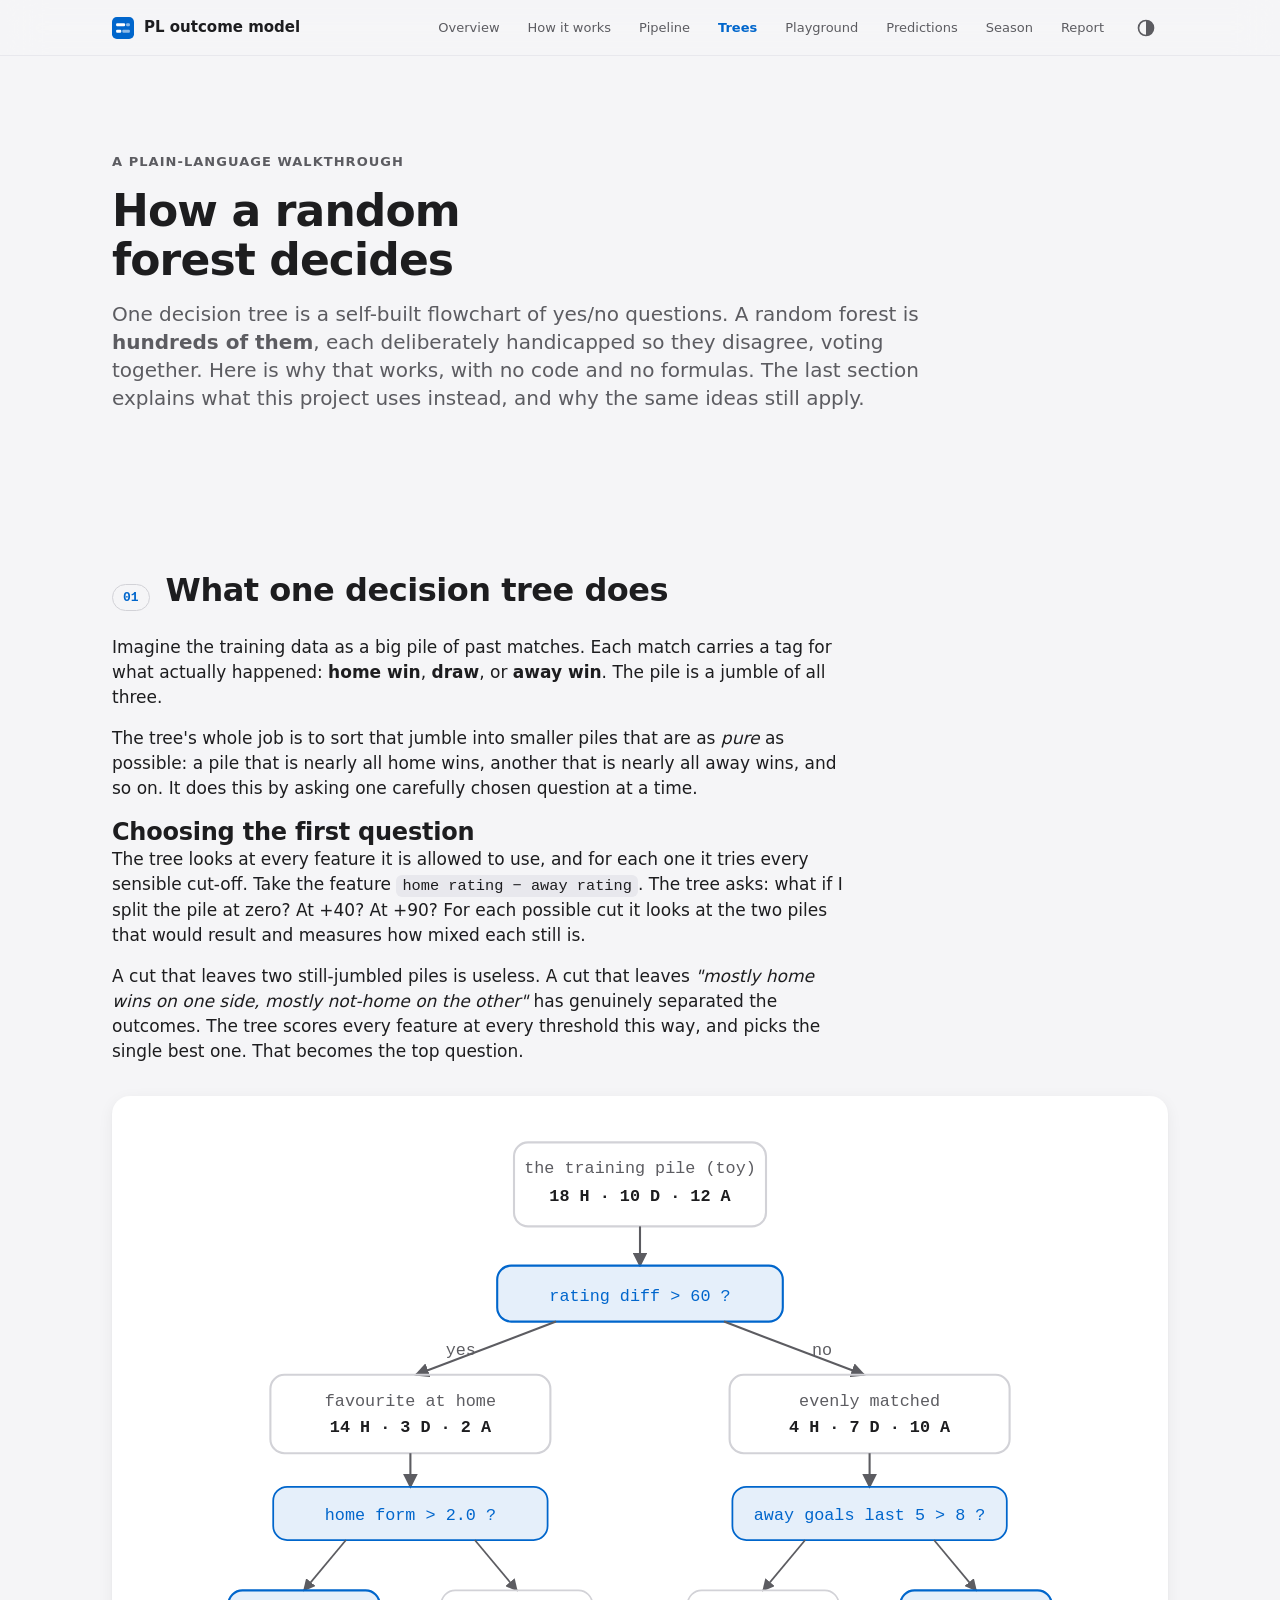
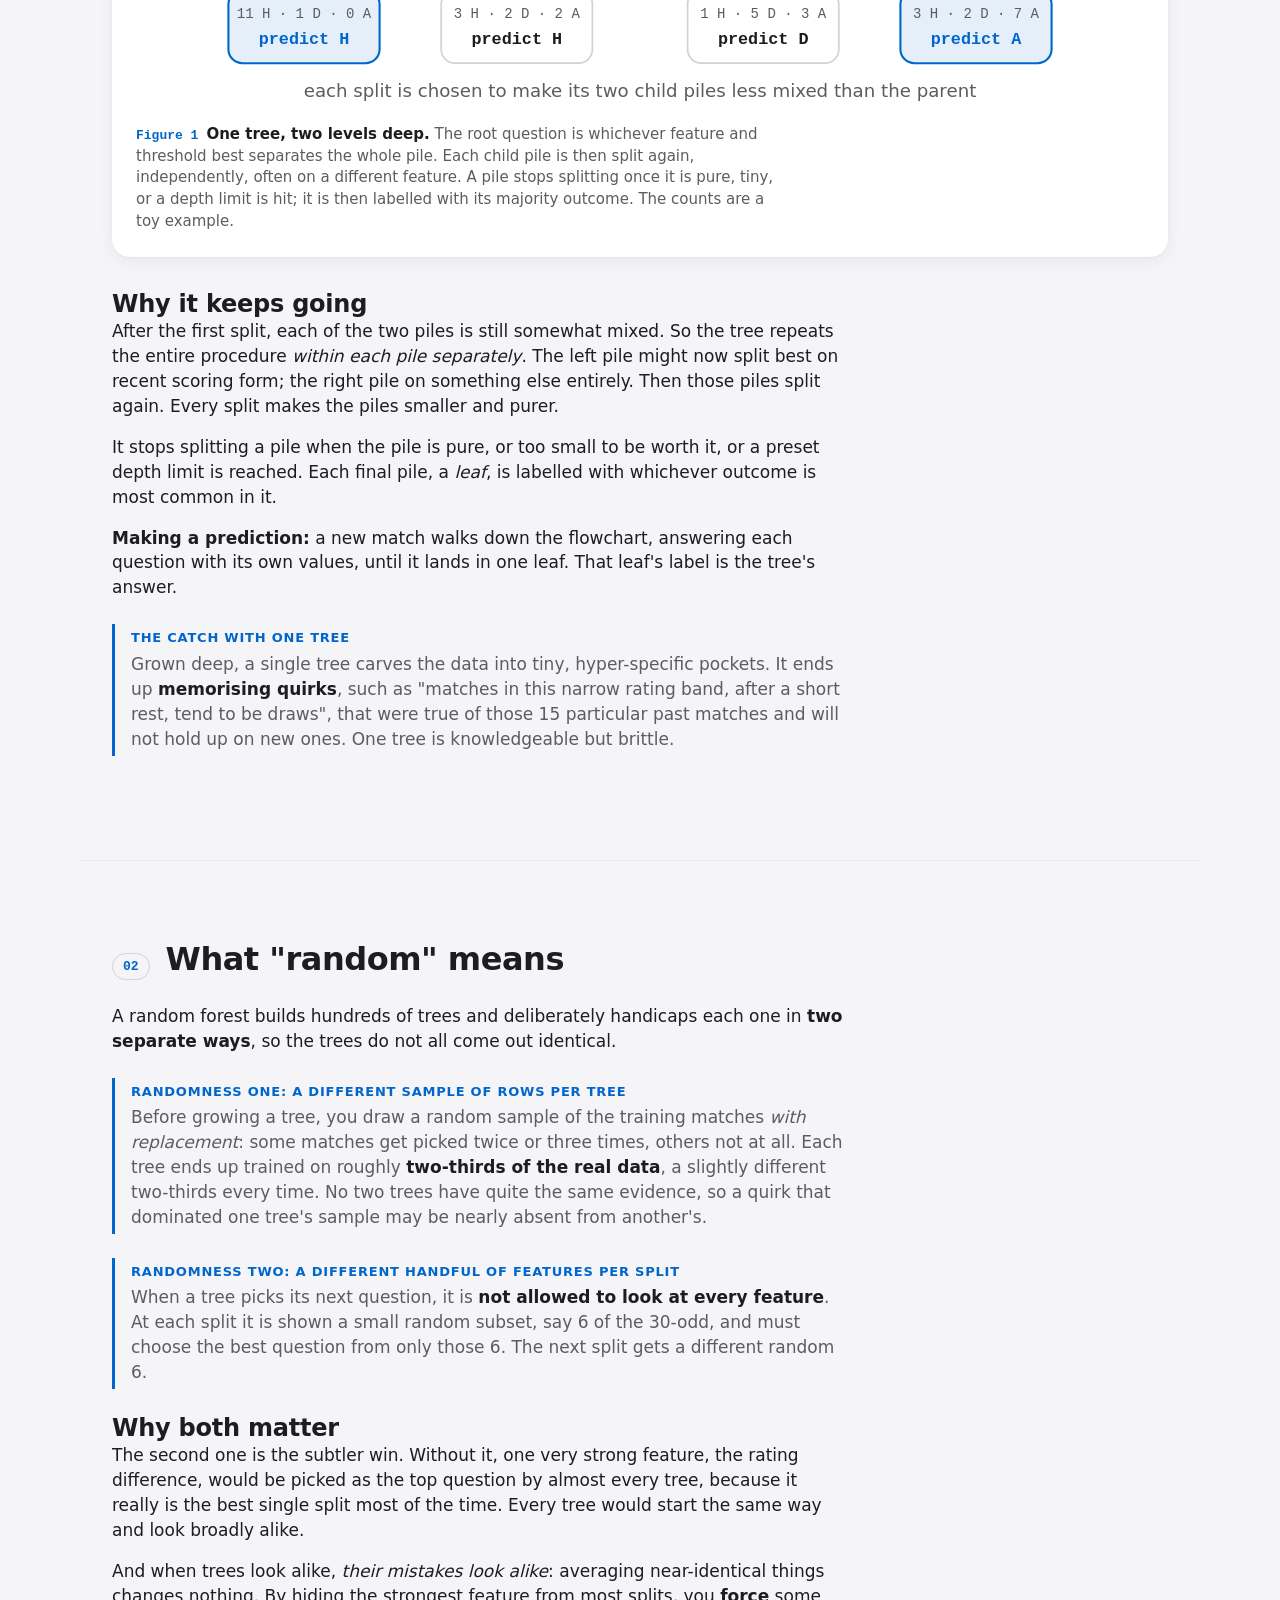
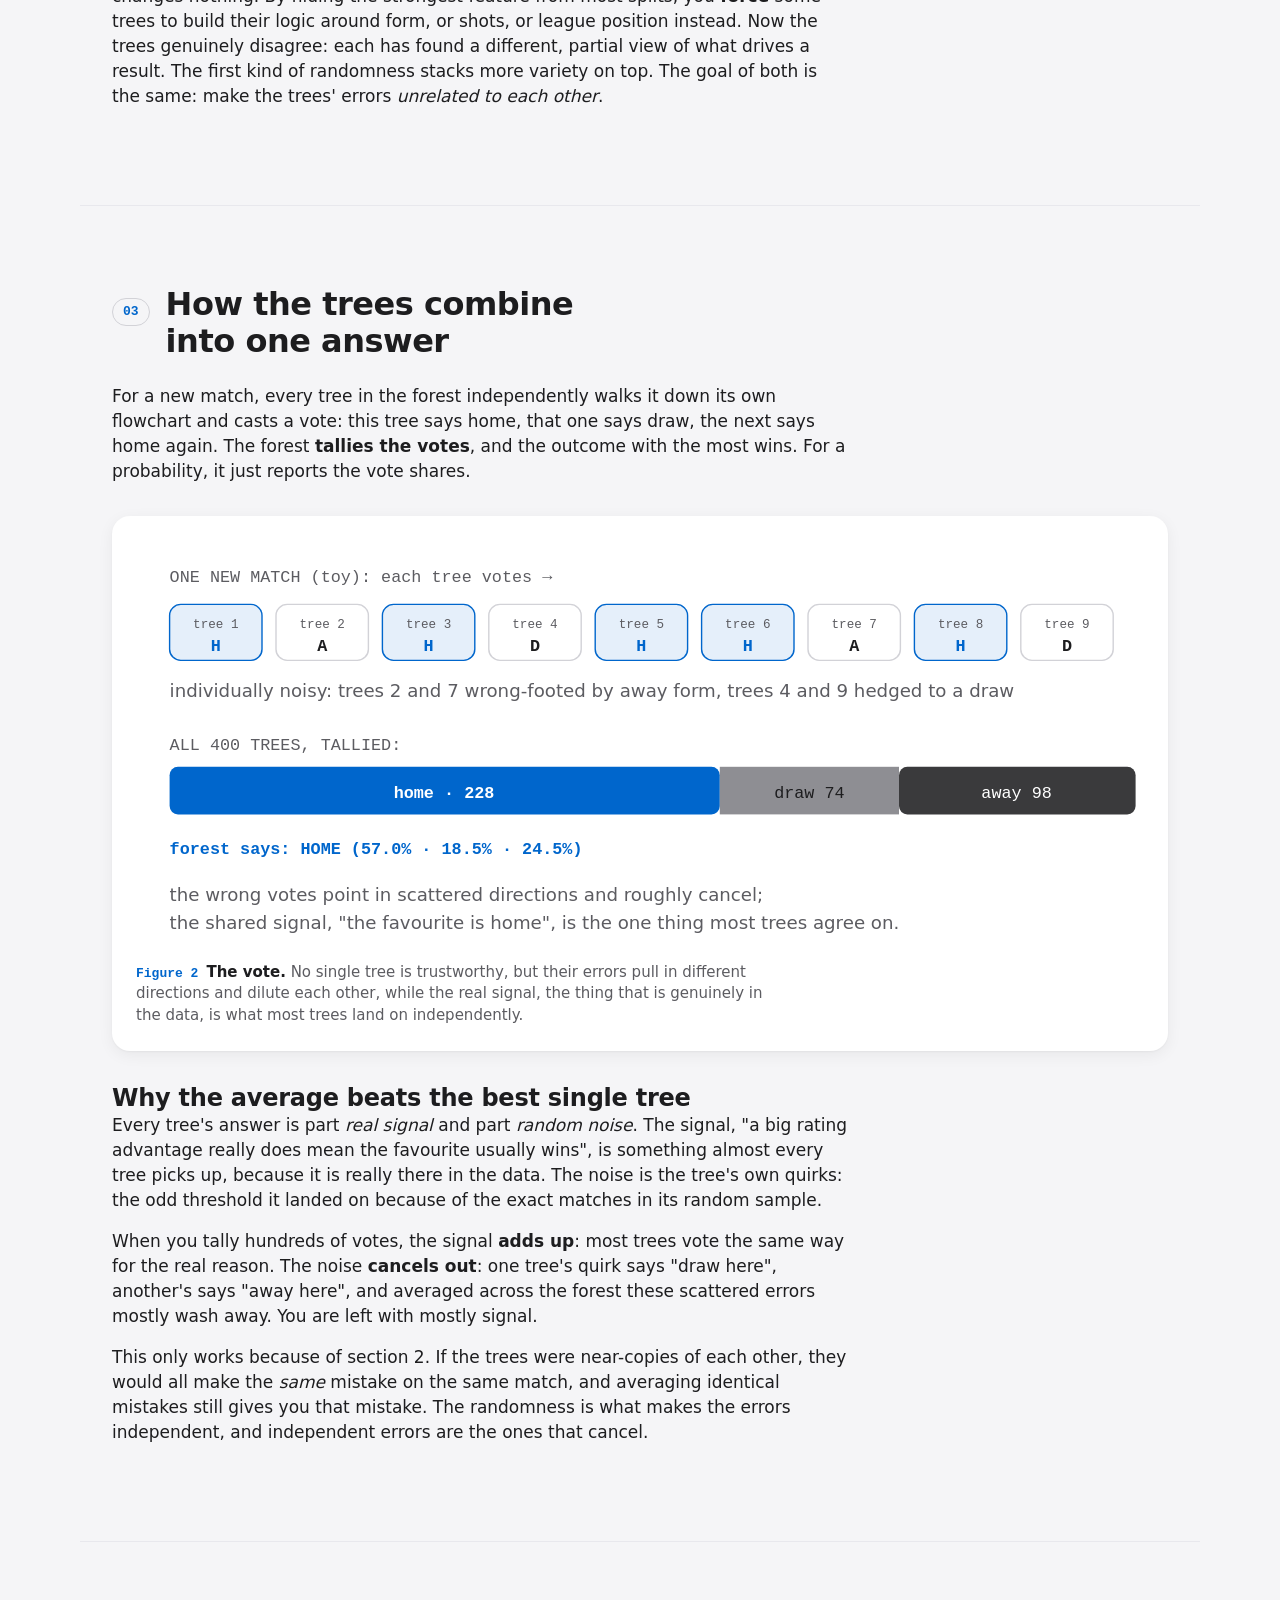
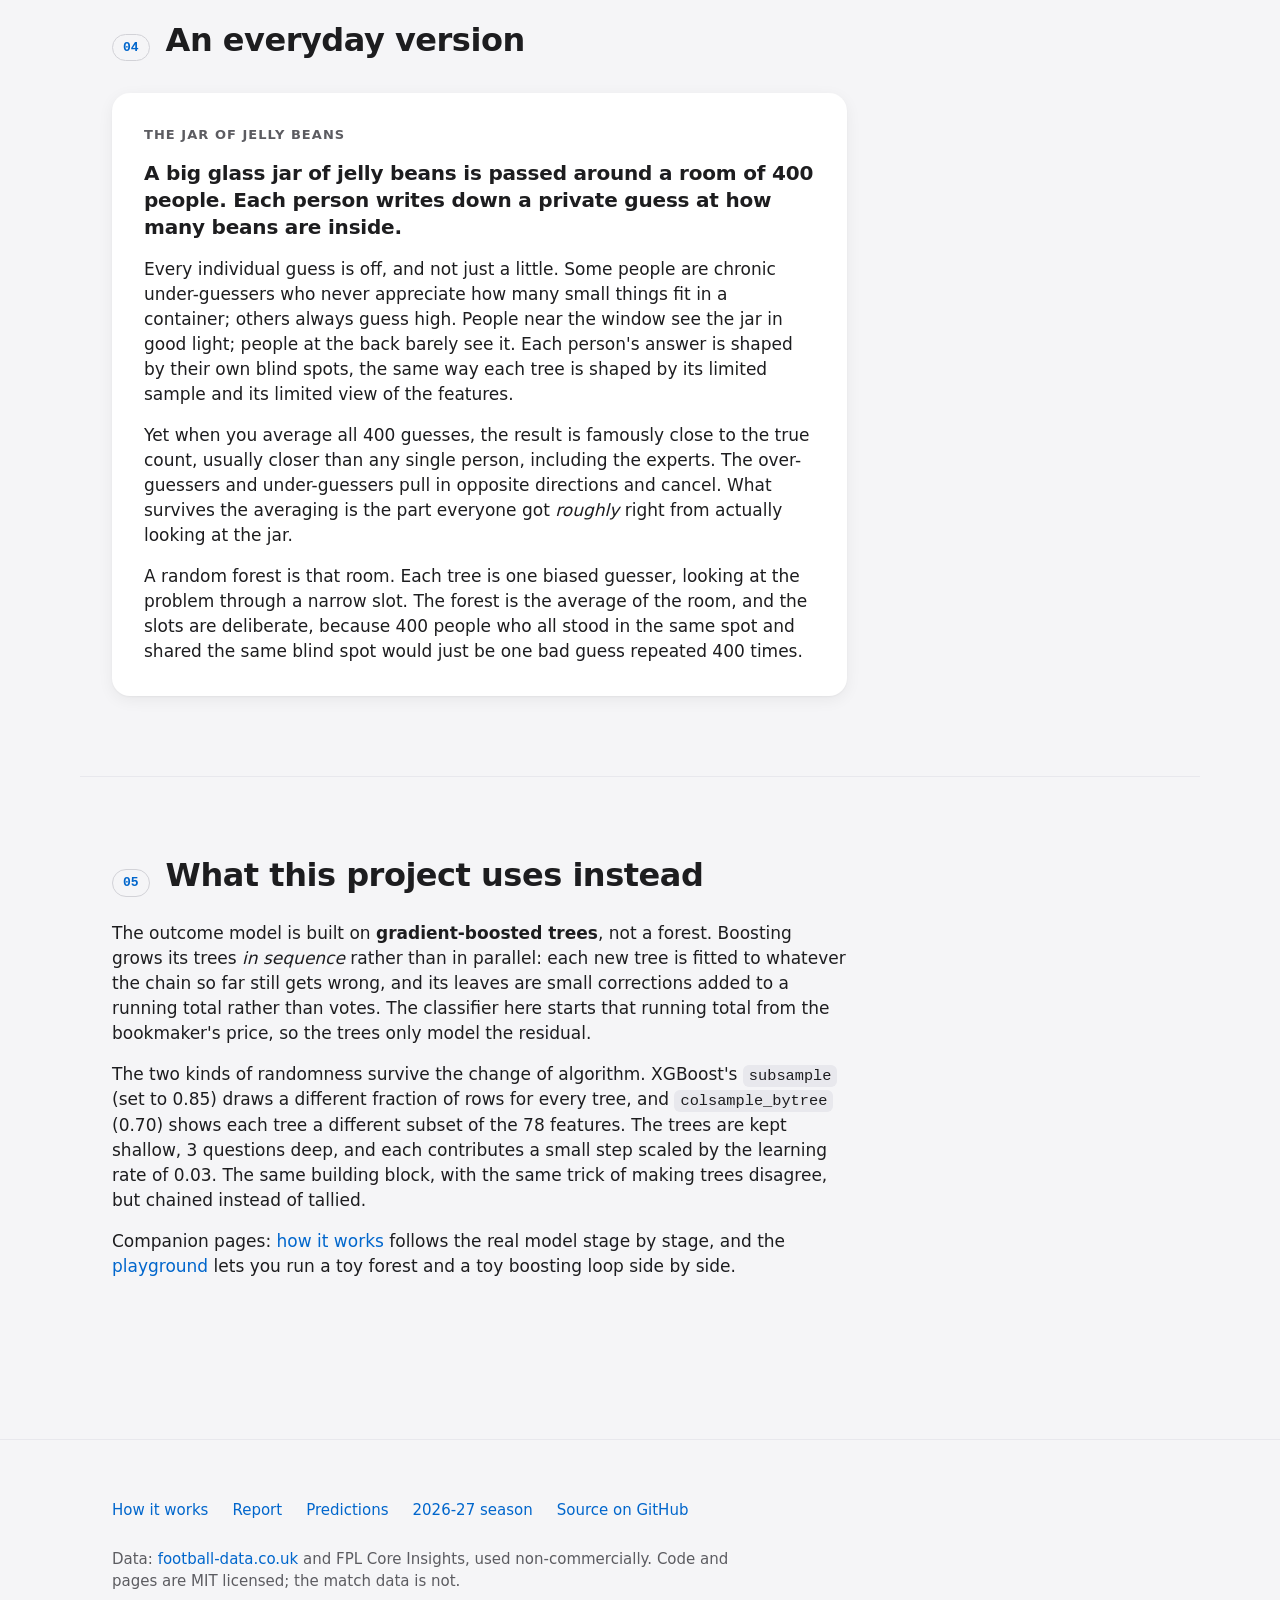
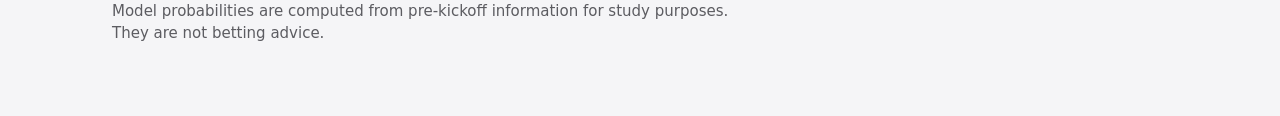
<file: docs/random-forest.html>
<!doctype html>
<html lang="en">
<head>
<meta charset="utf-8">
<meta name="viewport" content="width=device-width, initial-scale=1">
<title>How trees decide · PL outcome model</title>
<meta name="description" content="A plain-language walkthrough of tree ensembles: how one decision tree splits, the two kinds of randomness in a random forest, why the vote beats the best single tree, and how boosting differs.">
<link rel="canonical" href="https://daytoo77.github.io/pl-outcome-predictor/random-forest.html">
<meta name="theme-color" media="(prefers-color-scheme: light)" content="#f5f5f7">
<meta name="theme-color" media="(prefers-color-scheme: dark)" content="#000000">
<meta property="og:type" content="article">
<meta property="og:site_name" content="Premier League outcome model">
<meta property="og:title" content="How a random forest decides">
<meta property="og:description" content="One decision tree, two kinds of randomness, why the vote beats the best single tree, and how boosting differs.">
<meta property="og:url" content="https://daytoo77.github.io/pl-outcome-predictor/random-forest.html">
<meta property="og:image" content="https://daytoo77.github.io/pl-outcome-predictor/assets/og/preview.png">
<meta property="og:image:width" content="1200">
<meta property="og:image:height" content="630">
<meta property="og:image:alt" content="Premier League outcome model: test log loss 0.946 against the market's 0.949.">
<meta name="twitter:card" content="summary_large_image">
<meta name="twitter:title" content="How a random forest decides">
<meta name="twitter:description" content="One decision tree, two kinds of randomness, why the vote beats the best single tree, and how boosting differs.">
<meta name="twitter:image" content="https://daytoo77.github.io/pl-outcome-predictor/assets/og/preview.png">
<link rel="icon" href="assets/favicon.svg" type="image/svg+xml">
<link rel="apple-touch-icon" href="assets/apple-touch-icon.png">
<link rel="stylesheet" href="assets/css/base.css">
<link rel="stylesheet" href="assets/css/components.css">
<script>(function(){try{var t=localStorage.getItem('pl-theme');if(t==='light'||t==='dark')document.documentElement.setAttribute('data-theme',t);var q=/[?&]theme=(light|dark)\b/.exec(location.search);if(q)document.documentElement.setAttribute('data-theme',q[1])}catch(e){}document.documentElement.classList.add('js')})()</script>
<script src="assets/js/site.js" defer></script>
<style>
  .analogy { margin: var(--s-4) 0 0; padding: var(--s-4); background: var(--bg-elev); border-radius: var(--r-lg); box-shadow: var(--shadow-1); }
  .analogy .punch { font-family: var(--font-display); font-size: var(--fs-lg); font-weight: 600; letter-spacing: -0.01em; line-height: 1.35; }
  .analogy p:last-child { margin-bottom: 0; }
</style>
</head>
<body>
<a class="skip" href="#main">Skip to content</a>
<header class="site-nav">
  <div class="wrap">
    <a class="wordmark" href="index.html">
      <svg viewBox="0 0 64 64" aria-hidden="true" focusable="false"><rect class="mark-bg" width="64" height="64" rx="14"/><rect class="mark-fg" x="12" y="18" width="26" height="9" rx="3"/><rect class="mark-fg" x="41" y="18" width="11" height="9" rx="3" opacity="0.55"/><rect class="mark-fg" x="12" y="37" width="15" height="9" rx="3"/><rect class="mark-fg" x="30" y="37" width="22" height="9" rx="3" opacity="0.55"/></svg>
      PL outcome model
    </a>
    <nav aria-label="Site">
      <ul class="nav-links" id="nav-links">
        <li><a href="index.html">Overview</a></li>
        <li><a href="how-it-works.html">How it works</a></li>
        <li><a href="pipeline.html">Pipeline</a></li>
        <li><a href="random-forest.html" aria-current="page">Trees</a></li>
        <li><a href="playground.html">Playground</a></li>
        <li><a href="predictions.html">Predictions</a></li>
        <li><a href="season.html">Season</a></li>
        <li><a href="report.html">Report</a></li>
      </ul>
    </nav>
    <button class="icon-btn nav-menu" type="button" data-nav-toggle aria-expanded="false" aria-controls="nav-links" aria-label="Menu">
      <svg viewBox="0 0 24 24" aria-hidden="true" focusable="false"><path d="M4 7h16M4 12h16M4 17h16" fill="none" stroke="currentColor" stroke-width="2" stroke-linecap="round"/></svg>
    </button>
    <button class="icon-btn theme-toggle" type="button" data-theme-toggle data-state="system" aria-label="Theme: system. Switch to light.">
      <svg class="i-system" viewBox="0 0 24 24" aria-hidden="true" focusable="false"><circle cx="12" cy="12" r="9" fill="none" stroke="currentColor" stroke-width="2"/><path d="M12 3a9 9 0 0 1 0 18z" fill="currentColor"/></svg>
      <svg class="i-light" viewBox="0 0 24 24" aria-hidden="true" focusable="false"><circle cx="12" cy="12" r="4" fill="none" stroke="currentColor" stroke-width="2"/><path d="M12 2v3M12 19v3M2 12h3M19 12h3M4.9 4.9l2.1 2.1M17 17l2.1 2.1M4.9 19.1L7 17M17 7l2.1-2.1" fill="none" stroke="currentColor" stroke-width="2" stroke-linecap="round"/></svg>
      <svg class="i-dark" viewBox="0 0 24 24" aria-hidden="true" focusable="false"><path d="M20 14.5A8.5 8.5 0 0 1 9.5 4a7 7 0 1 0 10.5 10.5z" fill="none" stroke="currentColor" stroke-width="2" stroke-linejoin="round"/></svg>
    </button>
  </div>
</header>

<main id="main">
  <section class="hero wrap">
    <p class="eyebrow">A plain-language walkthrough</p>
    <h1>How a random forest decides</h1>
    <p class="lede">One decision tree is a self-built flowchart of yes/no questions. A random forest is <strong>hundreds of them</strong>, each deliberately handicapped so they disagree, voting together. Here is why that works, with no code and no formulas. The last section explains what this project uses instead, and why the same ideas still apply.</p>
  </section>

  <!-- 1 -->
  <section class="section wrap" aria-labelledby="t1-h">
    <div class="prose reveal">
      <div class="section-head"><span class="section-num">01</span><h2 id="t1-h">What one decision tree does</h2></div>
      <p>Imagine the training data as a big pile of past matches. Each match carries a tag for what actually happened: <strong>home win</strong>, <strong>draw</strong>, or <strong>away win</strong>. The pile is a jumble of all three.</p>
      <p>The tree's whole job is to sort that jumble into smaller piles that are as <em>pure</em> as possible: a pile that is nearly all home wins, another that is nearly all away wins, and so on. It does this by asking one carefully chosen question at a time.</p>
      <h3>Choosing the first question</h3>
      <p>The tree looks at every feature it is allowed to use, and for each one it tries every sensible cut-off. Take the feature <code>home rating − away rating</code>. The tree asks: what if I split the pile at zero? At +40? At +90? For each possible cut it looks at the two piles that would result and measures how mixed each still is.</p>
      <p>A cut that leaves two still-jumbled piles is useless. A cut that leaves <em>"mostly home wins on one side, mostly not-home on the other"</em> has genuinely separated the outcomes. The tree scores every feature at every threshold this way, and picks the single best one. That becomes the top question.</p>
    </div>
    <figure class="figure reveal">
      <div class="scroll-x">
        <svg class="dia" viewBox="0 0 720 420" width="720" height="420" style="min-width:560px" role="img" aria-labelledby="t1-t" aria-describedby="t1-d">
          <title id="t1-t">One tree, two levels deep</title>
          <desc id="t1-d">A toy pile of 40 past matches is split by the question rating difference above 60 into a left pile that is mostly home wins and a right pile that is mostly not-home. Each side is then split again by a different question into purer piles, each labelled with its majority outcome.</desc>
          <defs><marker id="tip" viewBox="0 0 8 8" refX="7" refY="4" markerWidth="7" markerHeight="7" orient="auto-start-reverse"><path d="M0 0 L8 4 L0 8 z" fill="var(--ink-2)"/></marker></defs>
          <g text-anchor="middle">
            <rect class="stroke" x="270" y="16" width="180" height="60" rx="10" stroke-width="1.5"/>
            <text x="360" y="38" class="dim mono">the training pile (toy)</text>
            <text x="360" y="58" class="b mono">18 H · 10 D · 12 A</text>
            <path d="M360 76 L360 104" stroke="var(--ink-2)" stroke-width="1.5" fill="none" marker-end="url(#tip)"/>
            <rect class="stroke-acc fill-soft" x="258" y="104" width="204" height="40" rx="10" stroke-width="1.5"/>
            <text x="360" y="129" class="acc mono">rating diff &gt; 60 ?</text>
            <path d="M300 144 L200 182" stroke="var(--ink-2)" stroke-width="1.5" fill="none" marker-end="url(#tip)"/>
            <path d="M420 144 L520 182" stroke="var(--ink-2)" stroke-width="1.5" fill="none" marker-end="url(#tip)"/>
            <text x="232" y="168" class="dim mono">yes</text>
            <text x="490" y="168" class="dim mono">no</text>
            <rect class="stroke" x="96" y="182" width="200" height="56" rx="10" stroke-width="1.5"/>
            <text x="196" y="204" class="dim mono">favourite at home</text>
            <text x="196" y="223" class="b mono">14 H · 3 D · 2 A</text>
            <rect class="stroke" x="424" y="182" width="200" height="56" rx="10" stroke-width="1.5"/>
            <text x="524" y="204" class="dim mono">evenly matched</text>
            <text x="524" y="223" class="b mono">4 H · 7 D · 10 A</text>
            <path d="M196 238 L196 262" stroke="var(--ink-2)" stroke-width="1.5" fill="none" marker-end="url(#tip)"/>
            <path d="M524 238 L524 262" stroke="var(--ink-2)" stroke-width="1.5" fill="none" marker-end="url(#tip)"/>
            <rect class="stroke-acc fill-soft" x="98" y="262" width="196" height="38" rx="10" stroke-width="1.25"/>
            <text x="196" y="286" class="acc mono">home form &gt; 2.0 ?</text>
            <rect class="stroke-acc fill-soft" x="426" y="262" width="196" height="38" rx="10" stroke-width="1.25"/>
            <text x="524" y="286" class="acc mono">away goals last 5 &gt; 8 ?</text>
            <g class="mono">
              <path d="M150 300 L120 336" stroke="var(--ink-2)" stroke-width="1.25" fill="none" marker-end="url(#tip)"/>
              <path d="M242 300 L272 336" stroke="var(--ink-2)" stroke-width="1.25" fill="none" marker-end="url(#tip)"/>
              <path d="M478 300 L448 336" stroke="var(--ink-2)" stroke-width="1.25" fill="none" marker-end="url(#tip)"/>
              <path d="M570 300 L600 336" stroke="var(--ink-2)" stroke-width="1.25" fill="none" marker-end="url(#tip)"/>
              <rect class="stroke-acc fill-soft" x="66" y="336" width="108" height="52" rx="10" stroke-width="1.5"/>
              <text x="120" y="356" class="dim" font-size="10">11 H · 1 D · 0 A</text><text x="120" y="374" class="acc b">predict H</text>
              <rect class="stroke" x="218" y="336" width="108" height="52" rx="10" stroke-width="1.25"/>
              <text x="272" y="356" class="dim" font-size="10">3 H · 2 D · 2 A</text><text x="272" y="374" class="b">predict H</text>
              <rect class="stroke" x="394" y="336" width="108" height="52" rx="10" stroke-width="1.25"/>
              <text x="448" y="356" class="dim" font-size="10">1 H · 5 D · 3 A</text><text x="448" y="374" class="b">predict D</text>
              <rect class="stroke-acc fill-soft" x="546" y="336" width="108" height="52" rx="10" stroke-width="1.5"/>
              <text x="600" y="356" class="dim" font-size="10">3 H · 2 D · 7 A</text><text x="600" y="374" class="acc b">predict A</text>
            </g>
            <text x="360" y="412" class="dim">each split is chosen to make its two child piles less mixed than the parent</text>
          </g>
        </svg>
      </div>
      <figcaption><span class="fig-label">Figure 1</span><b>One tree, two levels deep.</b> The root question is whichever feature and threshold best separates the whole pile. Each child pile is then split again, independently, often on a different feature. A pile stops splitting once it is pure, tiny, or a depth limit is hit; it is then labelled with its majority outcome. The counts are a toy example.</figcaption>
    </figure>
    <div class="prose reveal">
      <h3>Why it keeps going</h3>
      <p>After the first split, each of the two piles is still somewhat mixed. So the tree repeats the entire procedure <em>within each pile separately</em>. The left pile might now split best on recent scoring form; the right pile on something else entirely. Then those piles split again. Every split makes the piles smaller and purer.</p>
      <p>It stops splitting a pile when the pile is pure, or too small to be worth it, or a preset depth limit is reached. Each final pile, a <em>leaf</em>, is labelled with whichever outcome is most common in it.</p>
      <p><strong>Making a prediction:</strong> a new match walks down the flowchart, answering each question with its own values, until it lands in one leaf. That leaf's label is the tree's answer.</p>
      <div class="note"><span class="kicker">The catch with one tree</span>Grown deep, a single tree carves the data into tiny, hyper-specific pockets. It ends up <strong>memorising quirks</strong>, such as "matches in this narrow rating band, after a short rest, tend to be draws", that were true of those 15 particular past matches and will not hold up on new ones. One tree is knowledgeable but brittle.</div>
    </div>
  </section>

  <!-- 2 -->
  <section class="section wrap" aria-labelledby="t2-h">
    <div class="prose reveal">
      <div class="section-head"><span class="section-num">02</span><h2 id="t2-h">What "random" means</h2></div>
      <p>A random forest builds hundreds of trees and deliberately handicaps each one in <strong>two separate ways</strong>, so the trees do not all come out identical.</p>
      <div class="note"><span class="kicker">Randomness one: a different sample of rows per tree</span>Before growing a tree, you draw a random sample of the training matches <em>with replacement</em>: some matches get picked twice or three times, others not at all. Each tree ends up trained on roughly <strong>two-thirds of the real data</strong>, a slightly different two-thirds every time. No two trees have quite the same evidence, so a quirk that dominated one tree's sample may be nearly absent from another's.</div>
      <div class="note"><span class="kicker">Randomness two: a different handful of features per split</span>When a tree picks its next question, it is <strong>not allowed to look at every feature</strong>. At each split it is shown a small random subset, say 6 of the 30-odd, and must choose the best question from only those 6. The next split gets a different random 6.</div>
      <h3>Why both matter</h3>
      <p>The second one is the subtler win. Without it, one very strong feature, the rating difference, would be picked as the top question by almost every tree, because it really is the best single split most of the time. Every tree would start the same way and look broadly alike.</p>
      <p>And when trees look alike, <em>their mistakes look alike</em>: averaging near-identical things changes nothing. By hiding the strongest feature from most splits, you <strong>force</strong> some trees to build their logic around form, or shots, or league position instead. Now the trees genuinely disagree: each has found a different, partial view of what drives a result. The first kind of randomness stacks more variety on top. The goal of both is the same: make the trees' errors <em>unrelated to each other</em>.</p>
    </div>
  </section>

  <!-- 3 -->
  <section class="section wrap" aria-labelledby="t3-h">
    <div class="prose reveal">
      <div class="section-head"><span class="section-num">03</span><h2 id="t3-h">How the trees combine into one answer</h2></div>
      <p>For a new match, every tree in the forest independently walks it down its own flowchart and casts a vote: this tree says home, that one says draw, the next says home again. The forest <strong>tallies the votes</strong>, and the outcome with the most wins. For a probability, it just reports the vote shares.</p>
    </div>
    <figure class="figure reveal">
      <div class="scroll-x">
        <svg class="dia" viewBox="0 0 720 290" width="720" height="290" style="min-width:560px" role="img" aria-labelledby="t3-t" aria-describedby="t3-d">
          <title id="t3-t">The vote</title>
          <desc id="t3-d">Toy example. Nine trees each vote on the same match; their votes are a noisy mix, but home wins the most. A bar shows a full 400-tree tally: home 228, draw 74, away 98, so the forest says home at 57 percent.</desc>
          <text x="24" y="30" class="dim mono">ONE NEW MATCH (toy): each tree votes →</text>
          <g class="mono" text-anchor="middle">
            <rect class="stroke-acc fill-soft" x="24" y="46" width="66" height="40" rx="8"/><text x="57" y="63" class="dim" font-size="9">tree 1</text><text x="57" y="79" class="acc b">H</text>
            <rect class="stroke" x="100" y="46" width="66" height="40" rx="8"/><text x="133" y="63" class="dim" font-size="9">tree 2</text><text x="133" y="79" class="b">A</text>
            <rect class="stroke-acc fill-soft" x="176" y="46" width="66" height="40" rx="8"/><text x="209" y="63" class="dim" font-size="9">tree 3</text><text x="209" y="79" class="acc b">H</text>
            <rect class="stroke" x="252" y="46" width="66" height="40" rx="8"/><text x="285" y="63" class="dim" font-size="9">tree 4</text><text x="285" y="79" class="b">D</text>
            <rect class="stroke-acc fill-soft" x="328" y="46" width="66" height="40" rx="8"/><text x="361" y="63" class="dim" font-size="9">tree 5</text><text x="361" y="79" class="acc b">H</text>
            <rect class="stroke-acc fill-soft" x="404" y="46" width="66" height="40" rx="8"/><text x="437" y="63" class="dim" font-size="9">tree 6</text><text x="437" y="79" class="acc b">H</text>
            <rect class="stroke" x="480" y="46" width="66" height="40" rx="8"/><text x="513" y="63" class="dim" font-size="9">tree 7</text><text x="513" y="79" class="b">A</text>
            <rect class="stroke-acc fill-soft" x="556" y="46" width="66" height="40" rx="8"/><text x="589" y="63" class="dim" font-size="9">tree 8</text><text x="589" y="79" class="acc b">H</text>
            <rect class="stroke" x="632" y="46" width="66" height="40" rx="8"/><text x="665" y="63" class="dim" font-size="9">tree 9</text><text x="665" y="79" class="b">D</text>
          </g>
          <text x="24" y="112" class="dim">individually noisy: trees 2 and 7 wrong-footed by away form, trees 4 and 9 hedged to a draw</text>
          <text x="24" y="150" class="dim mono">ALL 400 TREES, TALLIED:</text>
          <g class="mono">
            <rect x="24" y="162" width="393" height="34" rx="6" class="seg-h"/>
            <rect x="417" y="162" width="128" height="34" class="seg-d"/>
            <rect x="545" y="162" width="169" height="34" rx="6" class="seg-a"/>
            <text x="220" y="184" text-anchor="middle" class="b" style="fill:var(--seg-home-ink)">home · 228</text>
            <text x="481" y="184" text-anchor="middle" style="fill:var(--seg-draw-ink)">draw 74</text>
            <text x="629" y="184" text-anchor="middle" style="fill:var(--seg-away-ink)">away 98</text>
          </g>
          <text x="24" y="224" class="acc mono b">forest says: HOME  (57.0% · 18.5% · 24.5%)</text>
          <text x="24" y="258" class="dim">the wrong votes point in scattered directions and roughly cancel;</text>
          <text x="24" y="278" class="dim">the shared signal, "the favourite is home", is the one thing most trees agree on.</text>
        </svg>
      </div>
      <figcaption><span class="fig-label">Figure 2</span><b>The vote.</b> No single tree is trustworthy, but their errors pull in different directions and dilute each other, while the real signal, the thing that is genuinely in the data, is what most trees land on independently.</figcaption>
    </figure>
    <div class="prose reveal">
      <h3>Why the average beats the best single tree</h3>
      <p>Every tree's answer is part <em>real signal</em> and part <em>random noise</em>. The signal, "a big rating advantage really does mean the favourite usually wins", is something almost every tree picks up, because it is really there in the data. The noise is the tree's own quirks: the odd threshold it landed on because of the exact matches in its random sample.</p>
      <p>When you tally hundreds of votes, the signal <strong>adds up</strong>: most trees vote the same way for the real reason. The noise <strong>cancels out</strong>: one tree's quirk says "draw here", another's says "away here", and averaged across the forest these scattered errors mostly wash away. You are left with mostly signal.</p>
      <p>This only works because of section 2. If the trees were near-copies of each other, they would all make the <em>same</em> mistake on the same match, and averaging identical mistakes still gives you that mistake. The randomness is what makes the errors independent, and independent errors are the ones that cancel.</p>
    </div>
  </section>

  <!-- 4 -->
  <section class="section wrap" aria-labelledby="t4-h">
    <div class="prose reveal">
      <div class="section-head"><span class="section-num">04</span><h2 id="t4-h">An everyday version</h2></div>
      <div class="analogy">
        <p class="eyebrow">The jar of jelly beans</p>
        <p class="punch">A big glass jar of jelly beans is passed around a room of 400 people. Each person writes down a private guess at how many beans are inside.</p>
        <p>Every individual guess is off, and not just a little. Some people are chronic under-guessers who never appreciate how many small things fit in a container; others always guess high. People near the window see the jar in good light; people at the back barely see it. Each person's answer is shaped by their own blind spots, the same way each tree is shaped by its limited sample and its limited view of the features.</p>
        <p>Yet when you average all 400 guesses, the result is famously close to the true count, usually closer than any single person, including the experts. The over-guessers and under-guessers pull in opposite directions and cancel. What survives the averaging is the part everyone got <em>roughly</em> right from actually looking at the jar.</p>
        <p>A random forest is that room. Each tree is one biased guesser, looking at the problem through a narrow slot. The forest is the average of the room, and the slots are deliberate, because 400 people who all stood in the same spot and shared the same blind spot would just be one bad guess repeated 400 times.</p>
      </div>
    </div>
  </section>

  <!-- 5 -->
  <section class="section wrap" aria-labelledby="t5-h">
    <div class="prose reveal">
      <div class="section-head"><span class="section-num">05</span><h2 id="t5-h">What this project uses instead</h2></div>
      <p>The outcome model is built on <strong>gradient-boosted trees</strong>, not a forest. Boosting grows its trees <em>in sequence</em> rather than in parallel: each new tree is fitted to whatever the chain so far still gets wrong, and its leaves are small corrections added to a running total rather than votes. The classifier here starts that running total from the bookmaker's price, so the trees only model the residual.</p>
      <p>The two kinds of randomness survive the change of algorithm. XGBoost's <code>subsample</code> (set to <span class="num" data-src="config.json#clf_params.subsample" data-fmt="2">0.85</span>) draws a different fraction of rows for every tree, and <code>colsample_bytree</code> (<span class="num" data-src="config.json#clf_params.colsample_bytree" data-fmt="2">0.70</span>) shows each tree a different subset of the 78 features. The trees are kept shallow, <span data-src="config.json#clf_params.max_depth" data-fmt="int">3</span> questions deep, and each contributes a small step scaled by the learning rate of <span class="num" data-src="config.json#clf_params.eta" data-fmt="2">0.03</span>. The same building block, with the same trick of making trees disagree, but chained instead of tallied.</p>
      <p>Companion pages: <a href="how-it-works.html">how it works</a> follows the real model stage by stage, and the <a href="playground.html">playground</a> lets you run a toy forest and a toy boosting loop side by side.</p>
    </div>
  </section>
</main>

<footer class="site-footer">
  <div class="wrap">
    <ul class="links">
      <li><a href="how-it-works.html">How it works</a></li>
      <li><a href="report.html">Report</a></li>
      <li><a href="predictions.html">Predictions</a></li>
      <li><a href="season.html">2026-27 season</a></li>
      <li><a href="https://github.com/Daytoo77/pl-outcome-predictor">Source on GitHub</a></li>
    </ul>
    <p>Data: <a href="https://www.football-data.co.uk/englandm.php">football-data.co.uk</a> and FPL Core Insights, used non-commercially. Code and pages are MIT licensed; the match data is not.</p>
    <p>Model probabilities are computed from pre-kickoff information for study purposes. They are not betting advice.</p>
  </div>
</footer>
</body>
</html>
</file>
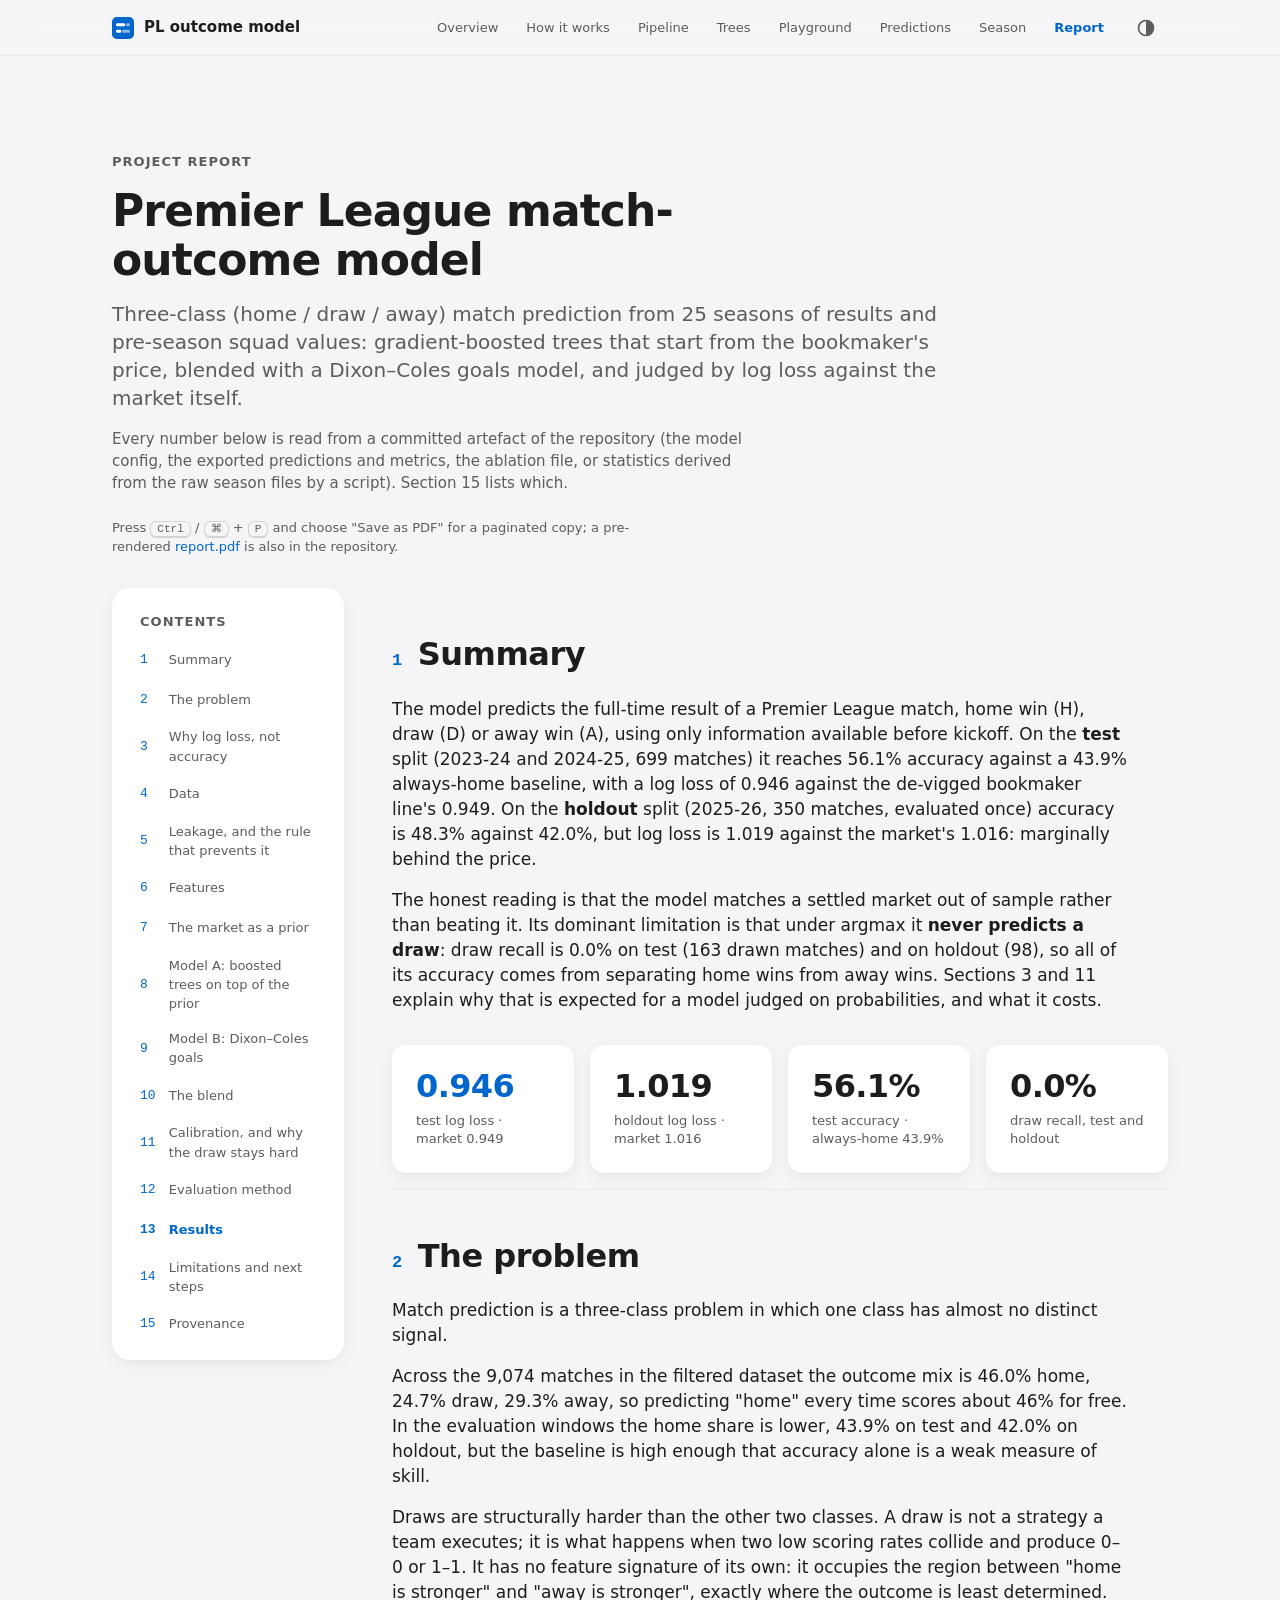
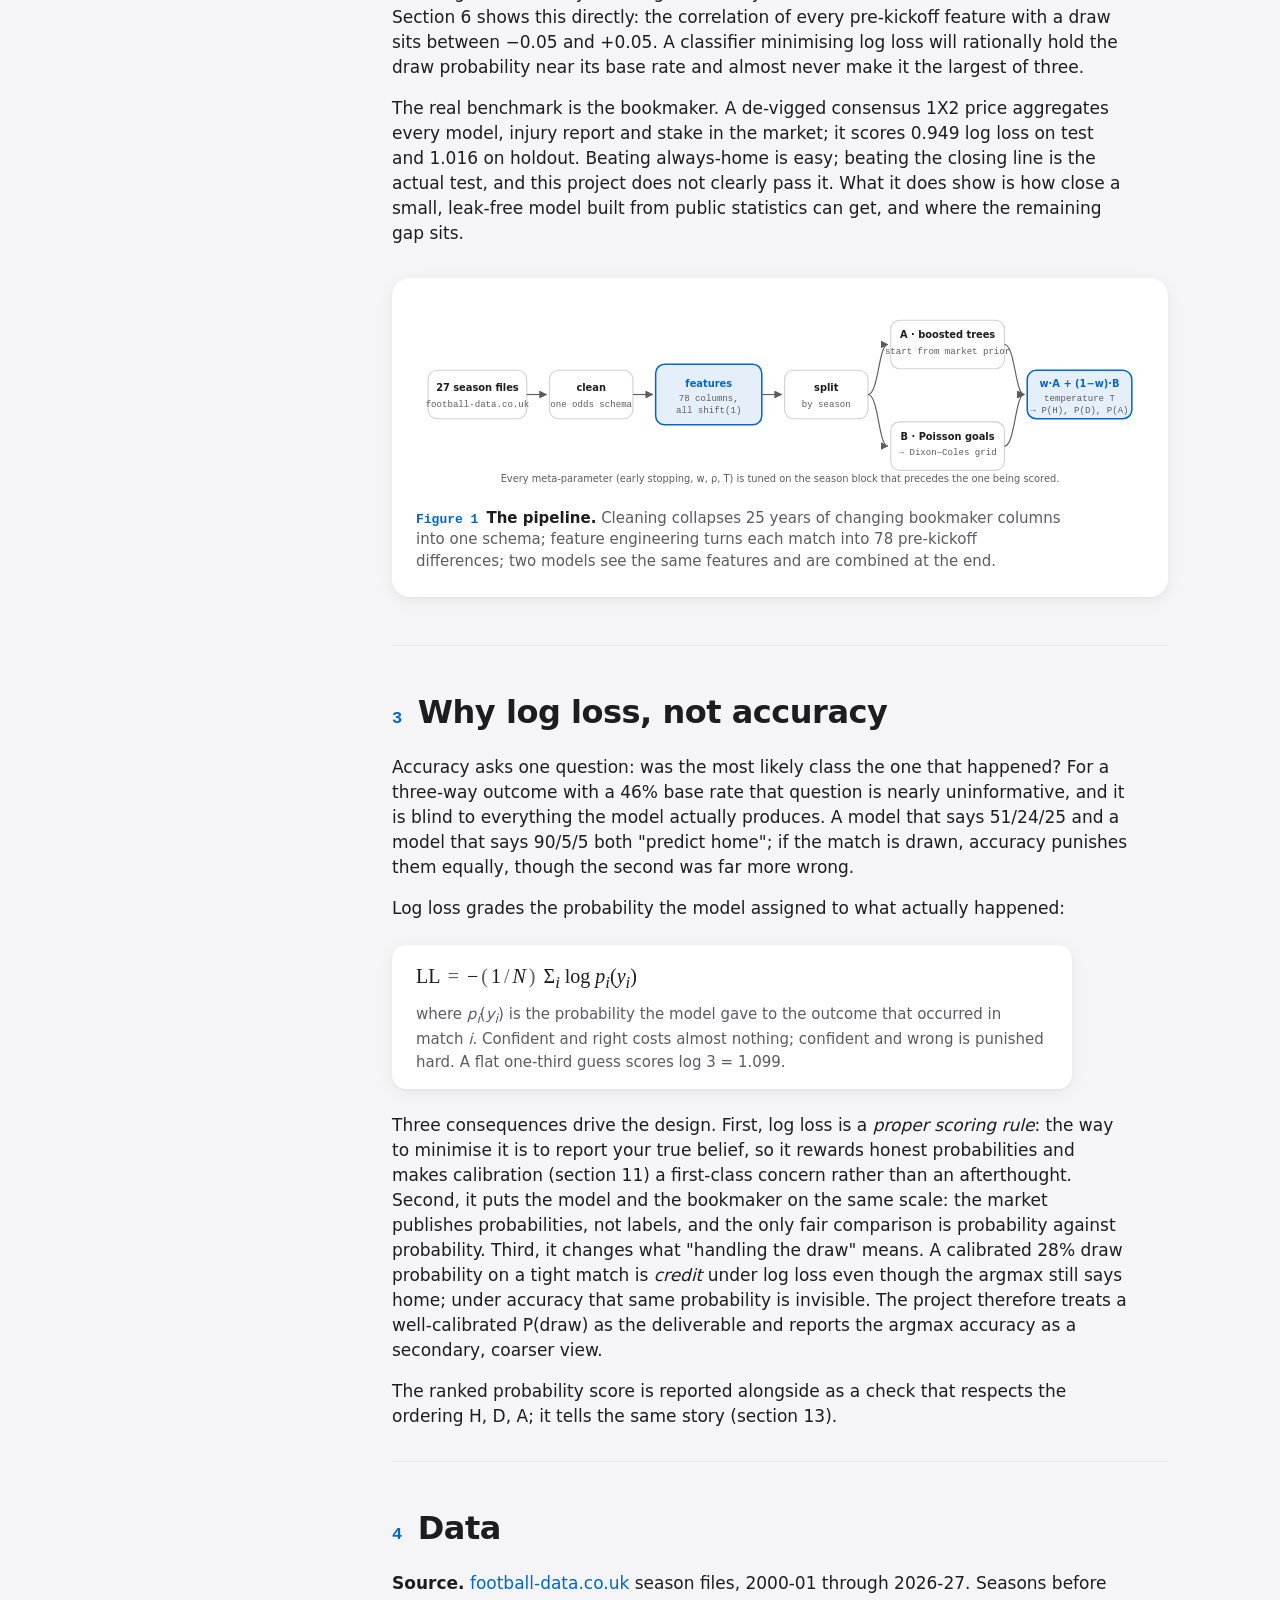
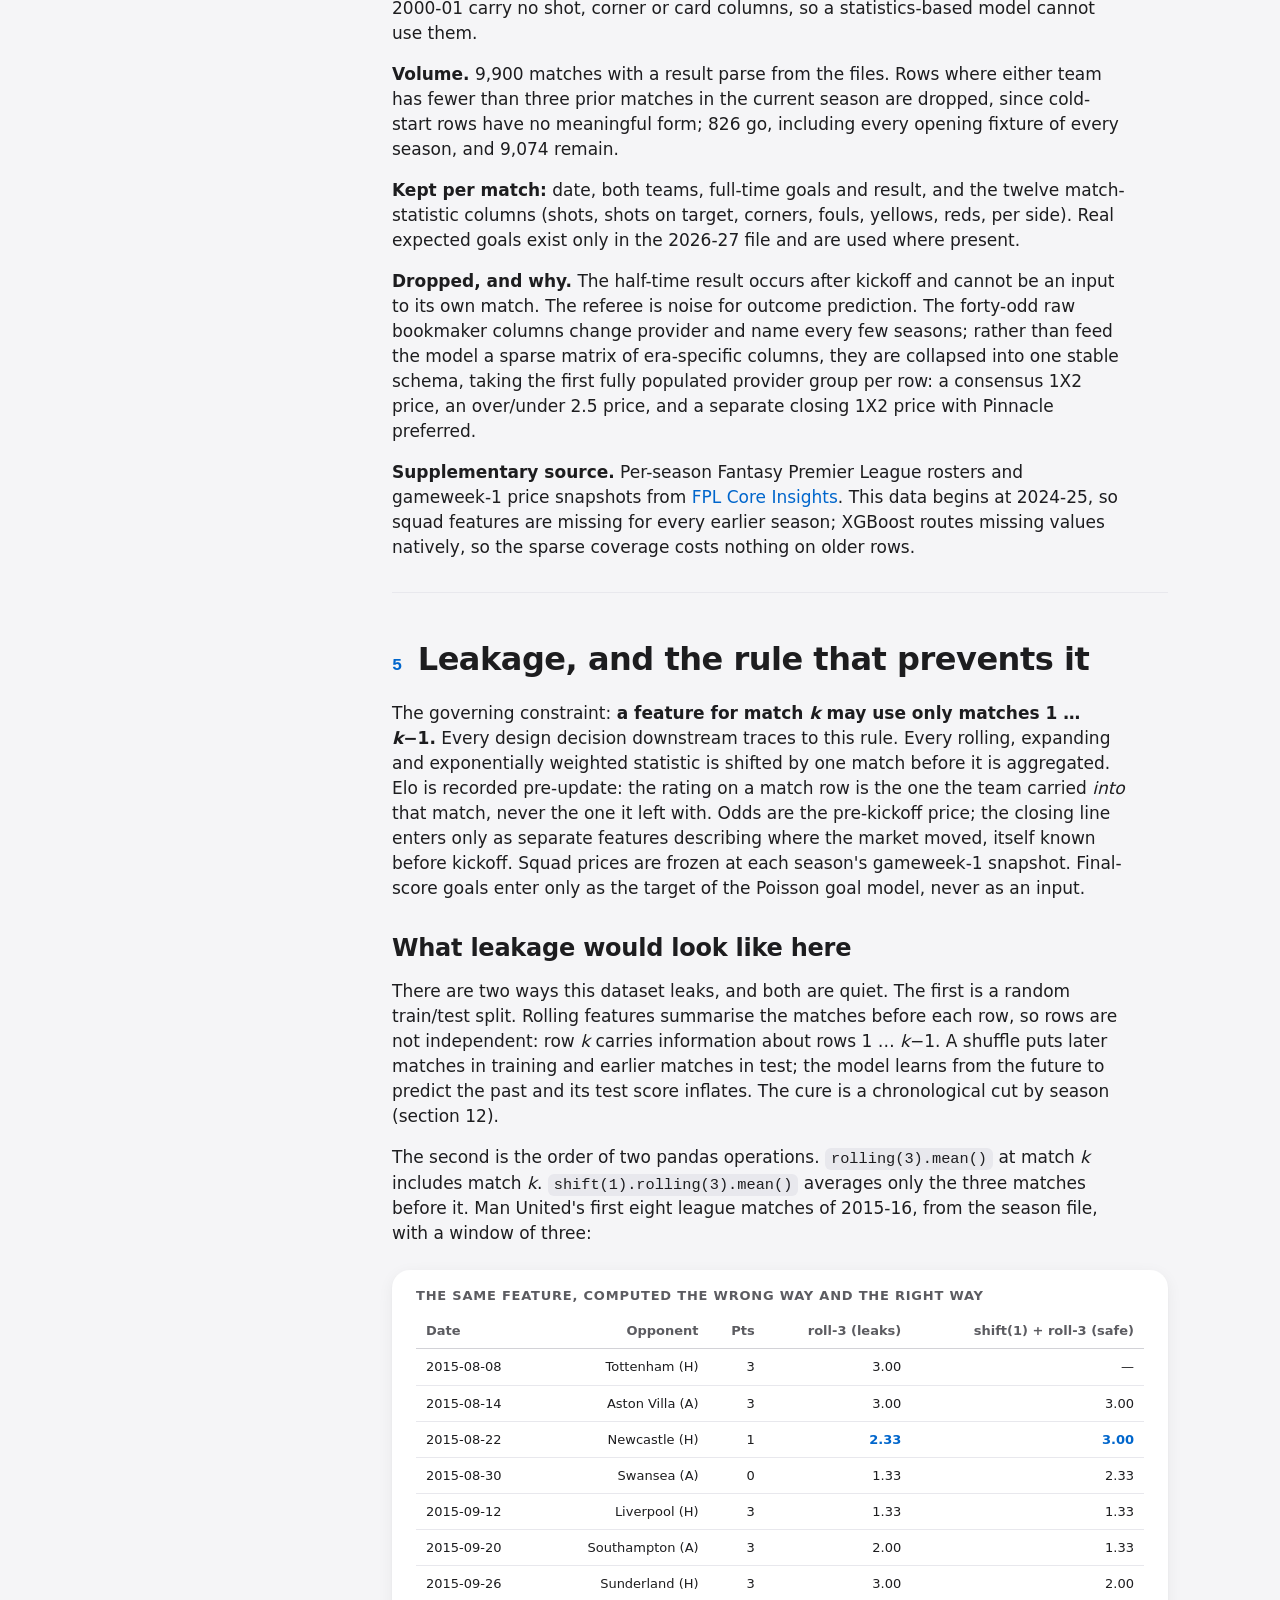
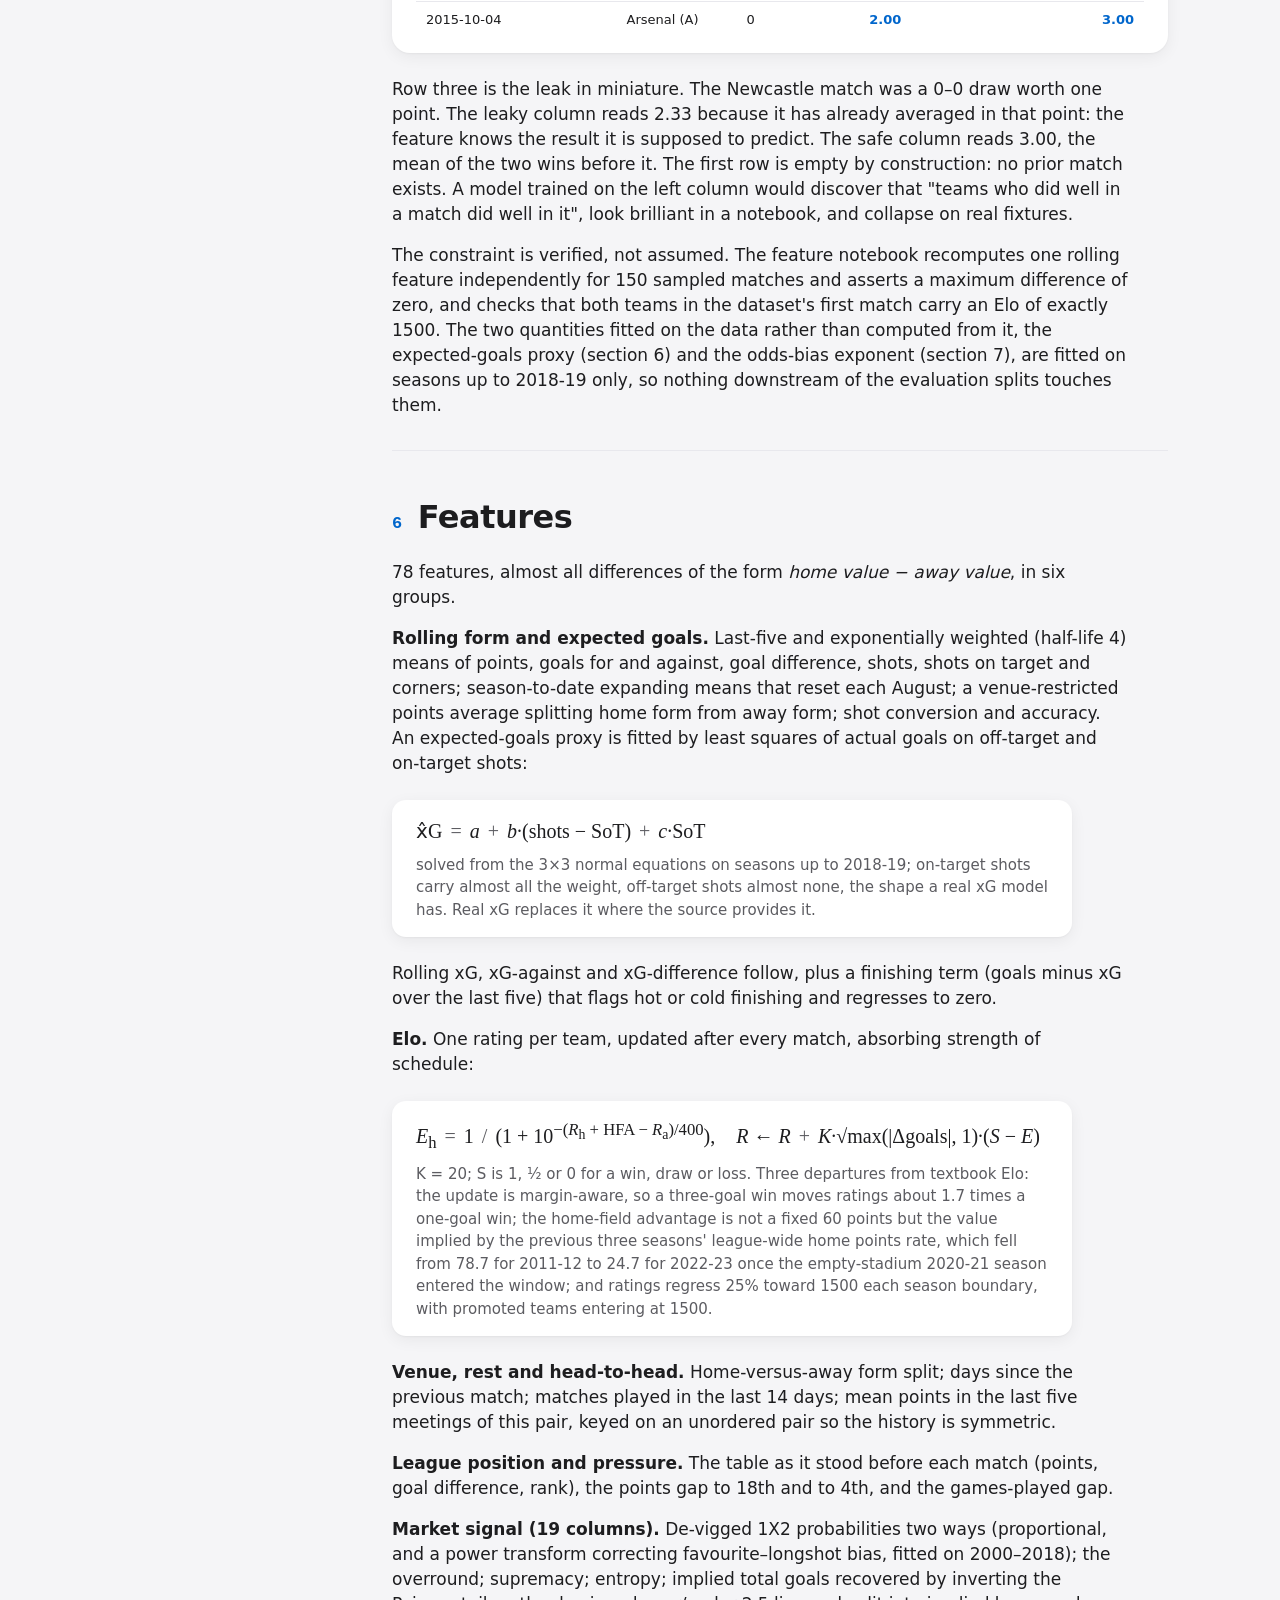
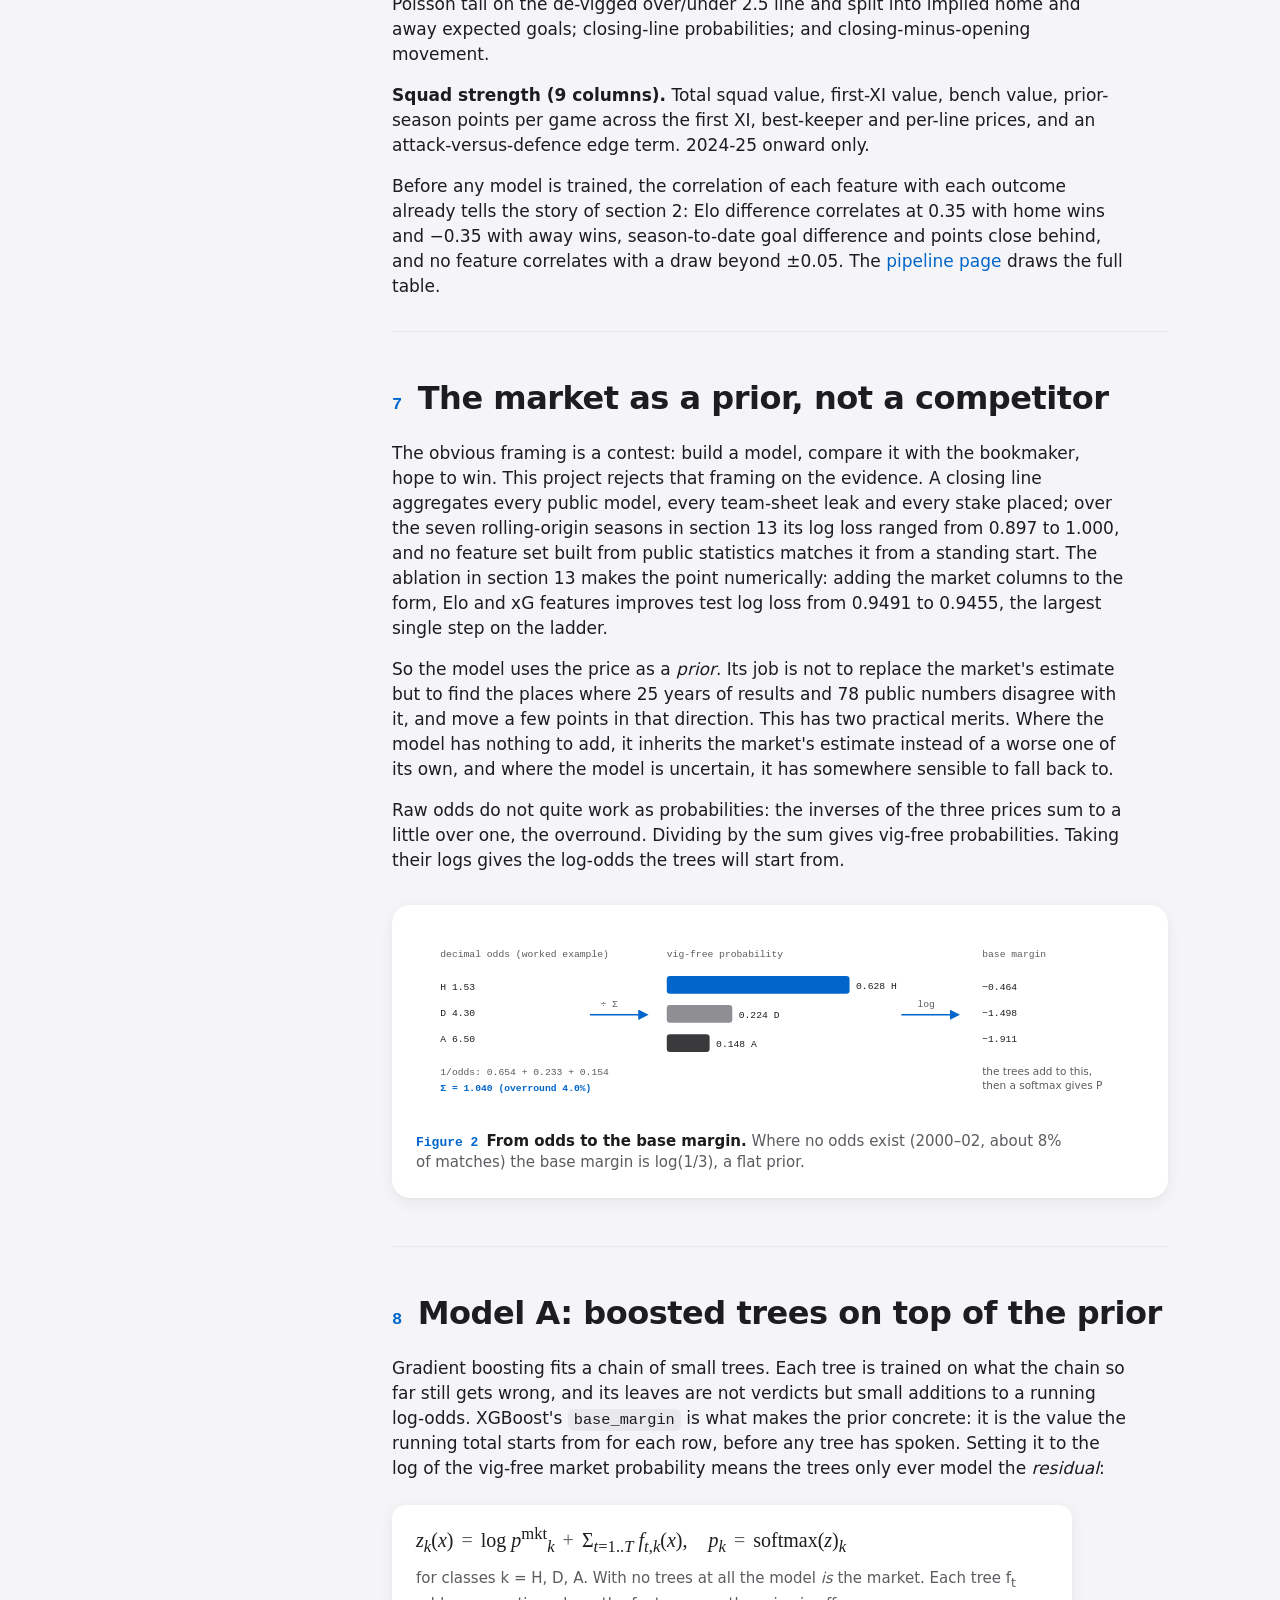
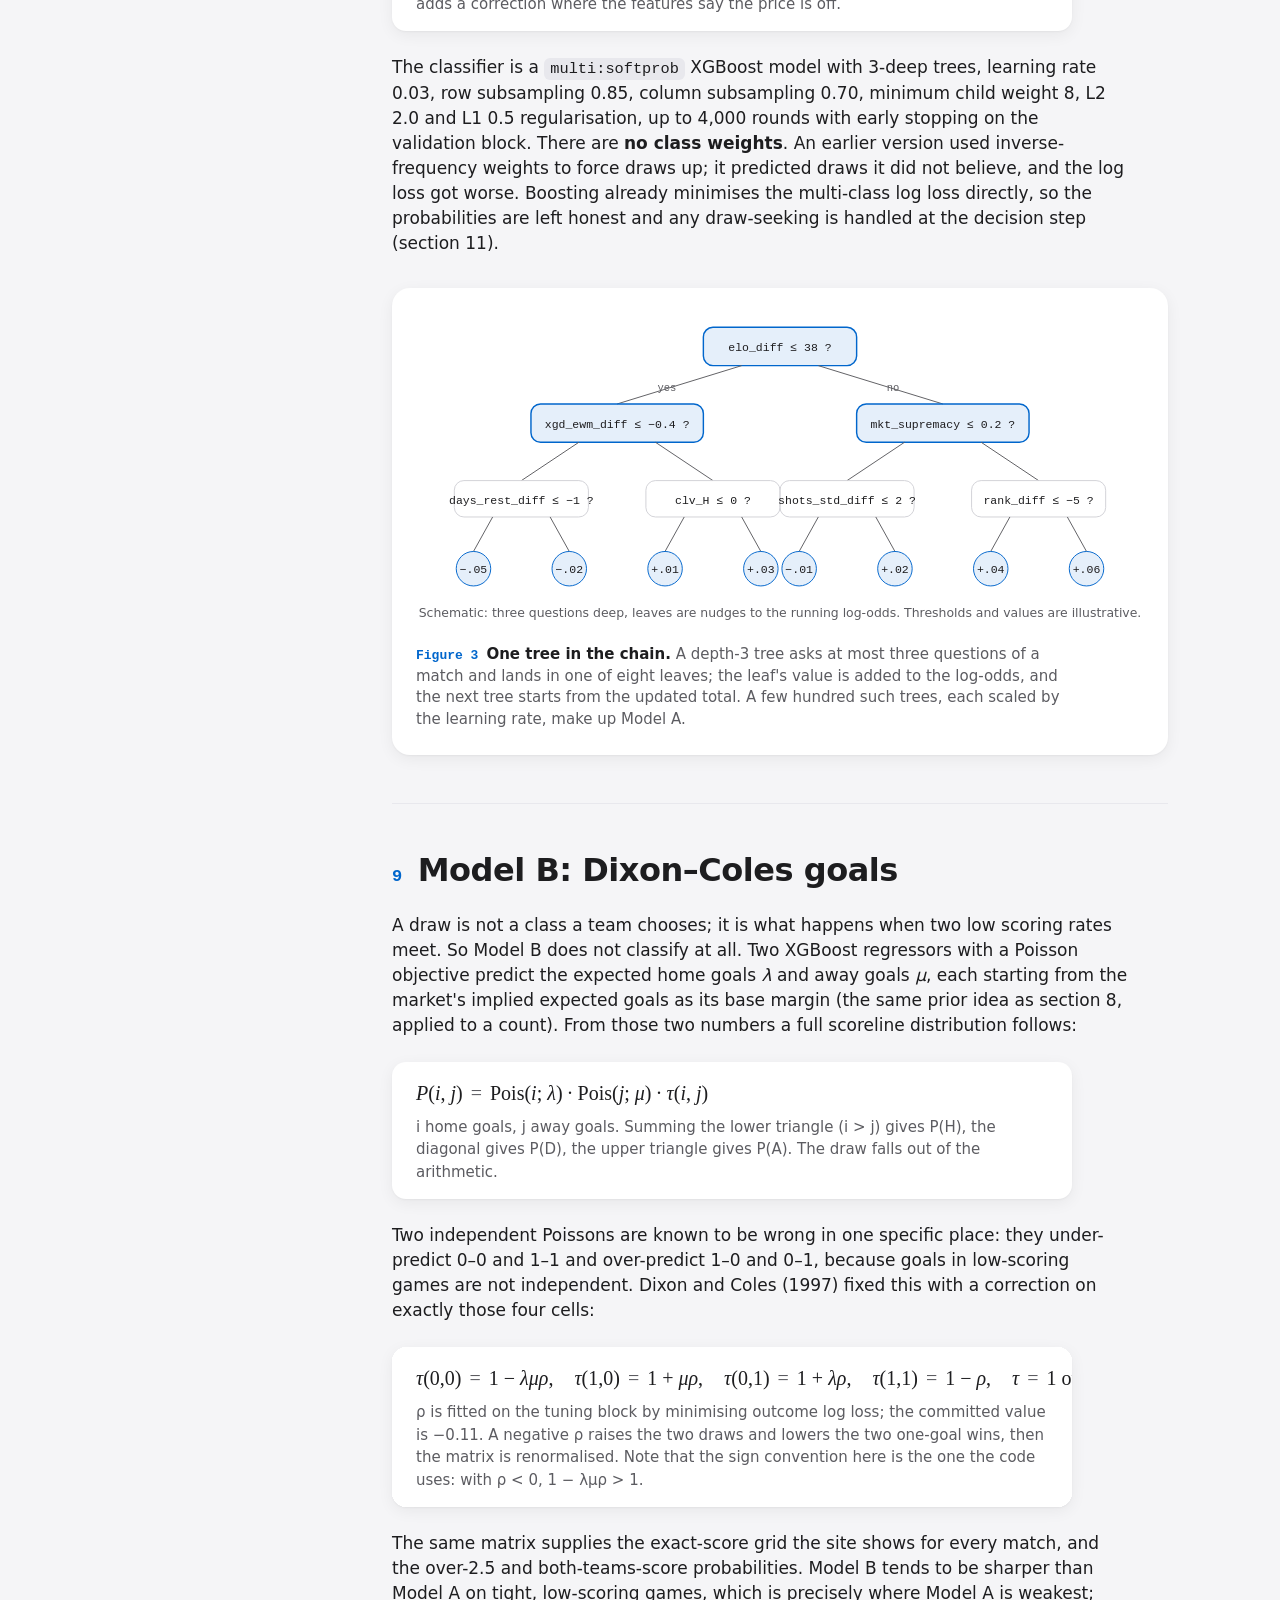
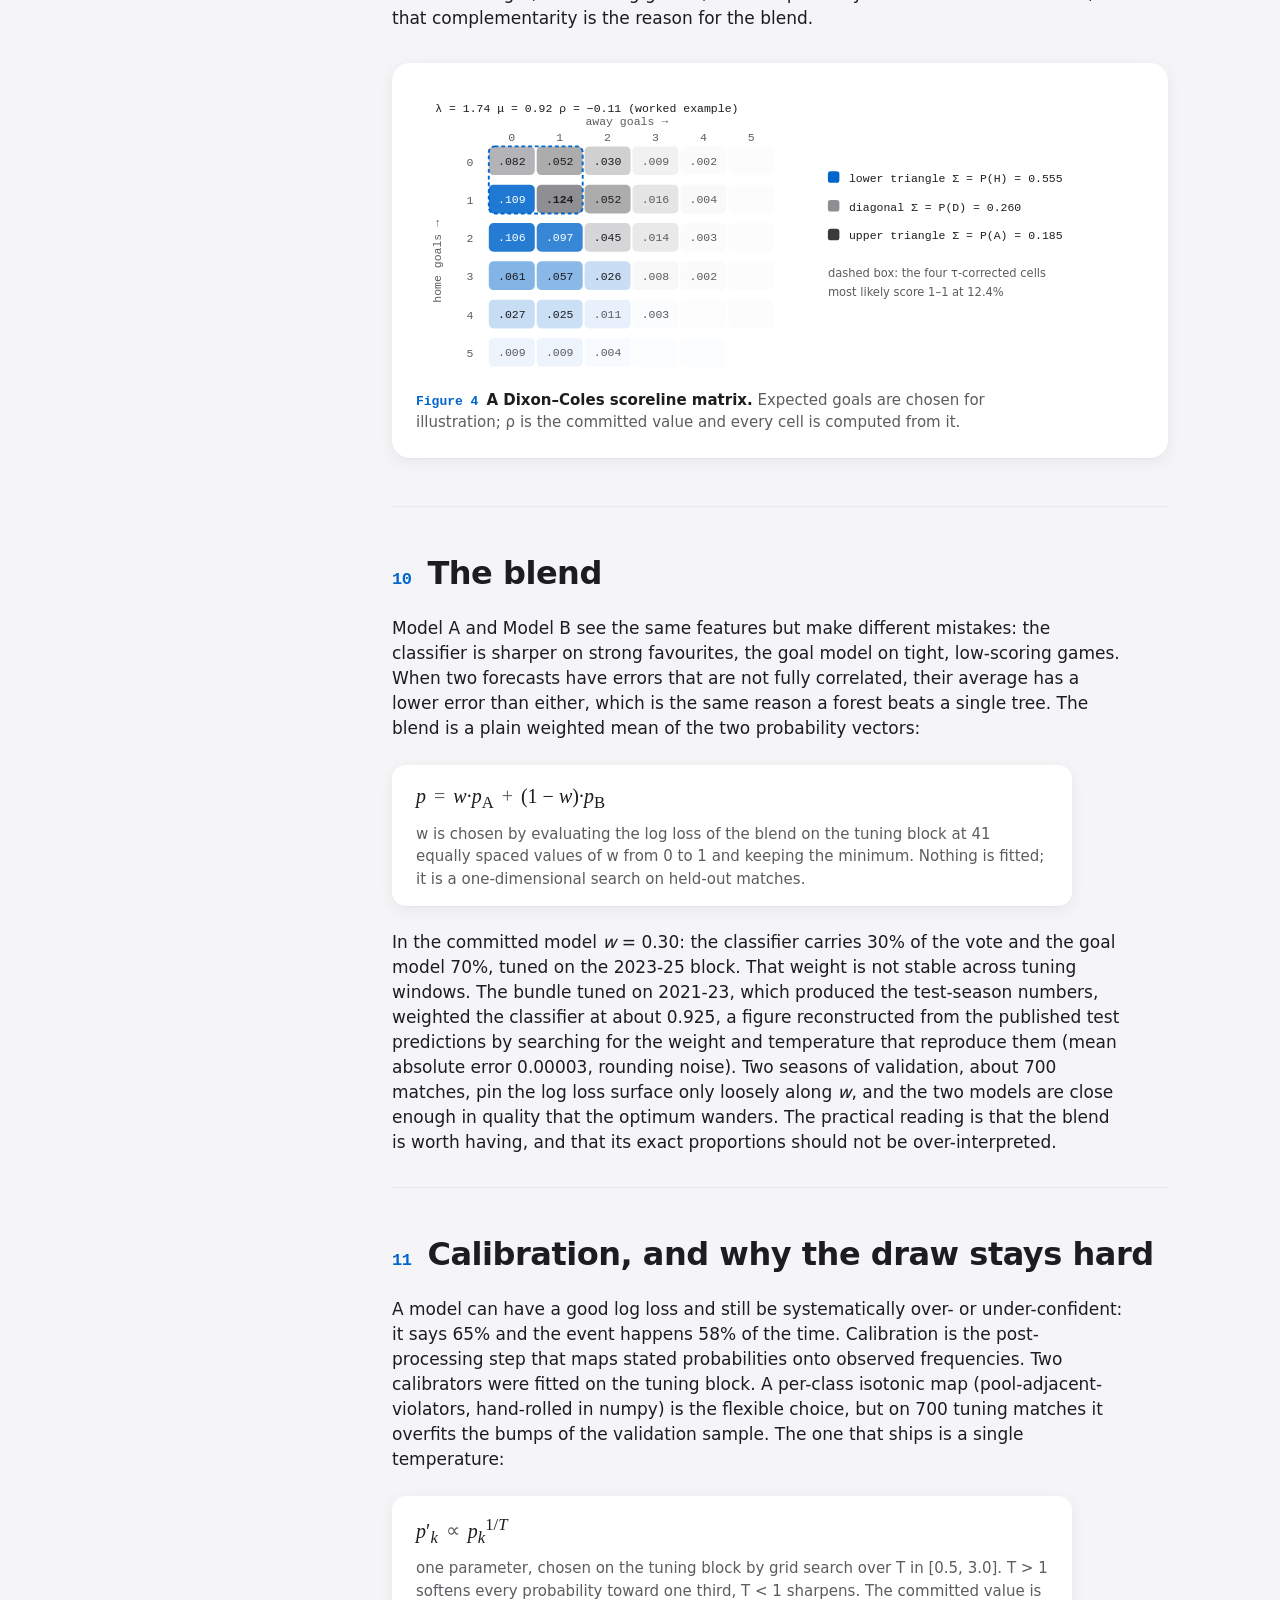
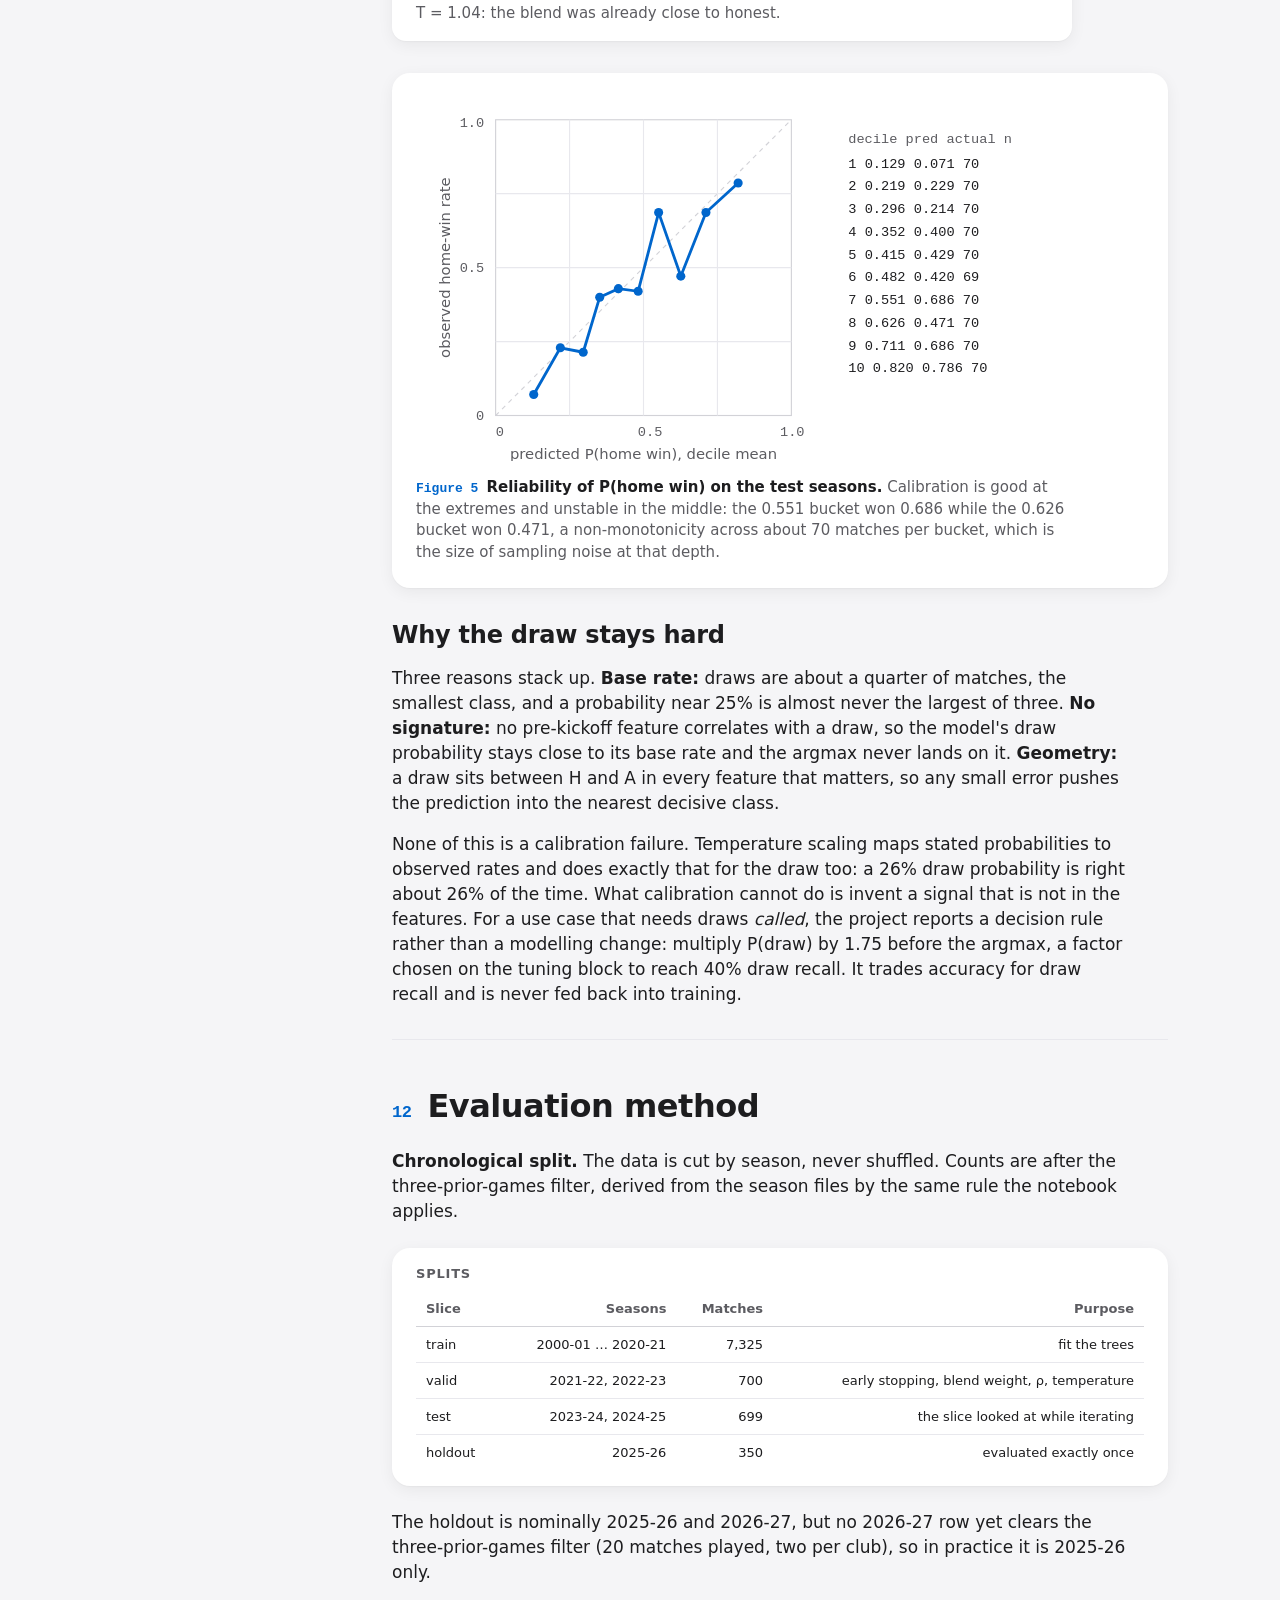
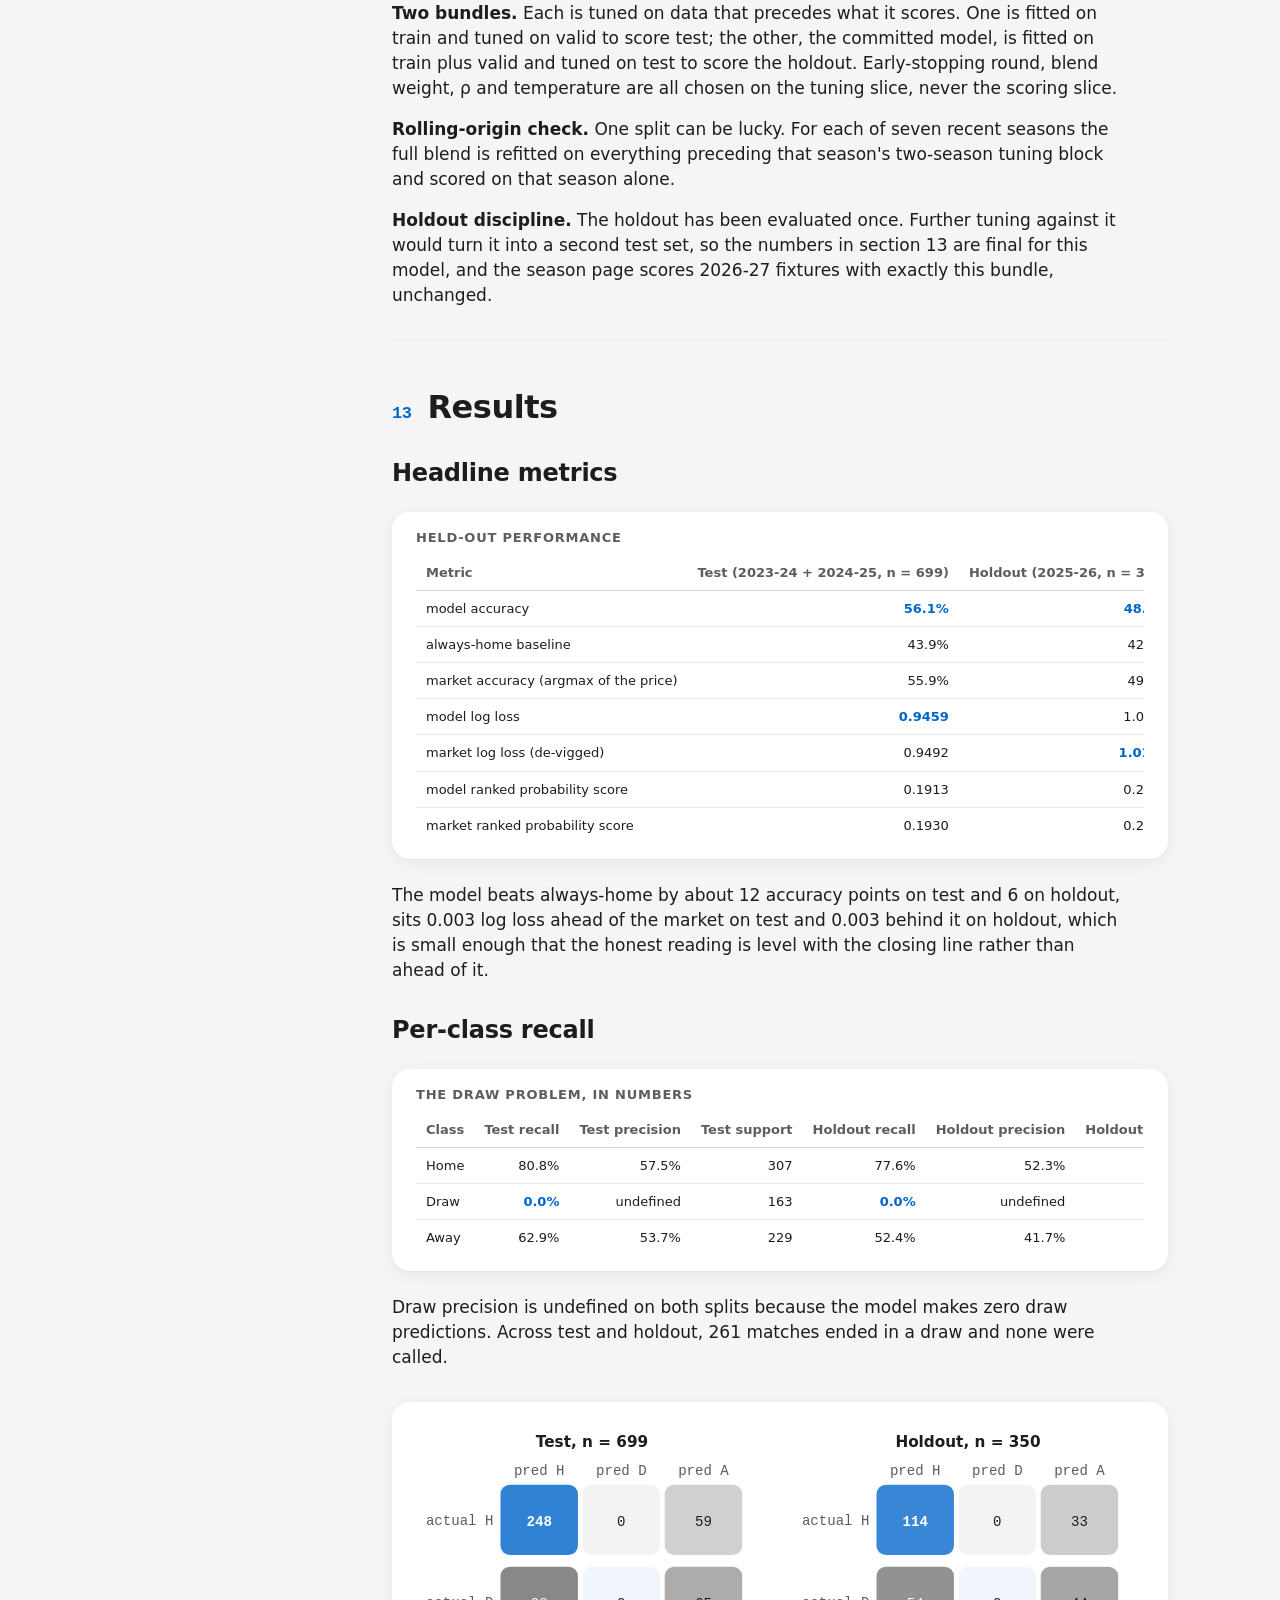
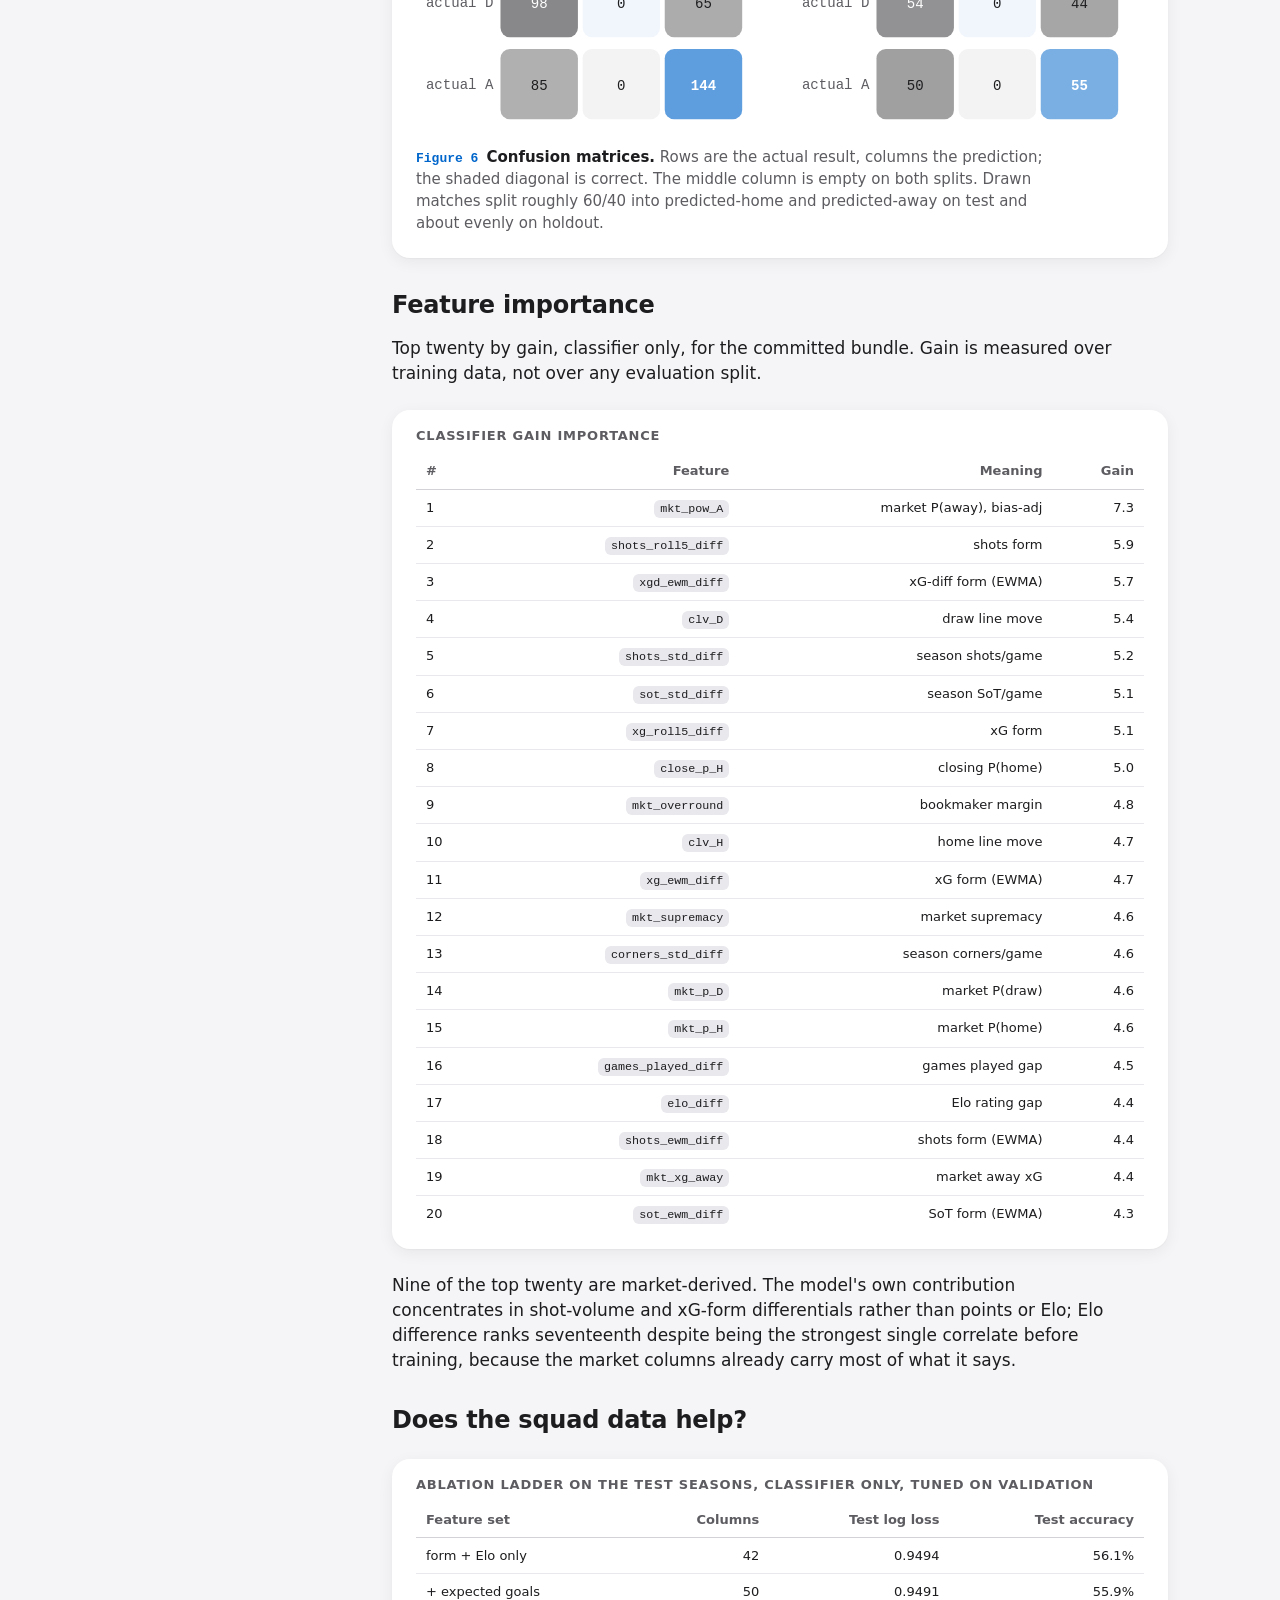
<file: docs/report.html>
<!doctype html>
<html lang="en">
<head>
<meta charset="utf-8">
<meta name="viewport" content="width=device-width, initial-scale=1">
<title>Report · PL outcome model</title>
<meta name="description" content="The full explainer for the Premier League outcome model: the problem, why log loss, leakage and how the features avoid it, the market as a prior, XGBoost's base margin, Dixon–Coles, the blend, calibration, results and limitations.">
<link rel="canonical" href="https://daytoo77.github.io/pl-outcome-predictor/report.html">
<meta name="theme-color" media="(prefers-color-scheme: light)" content="#f5f5f7">
<meta name="theme-color" media="(prefers-color-scheme: dark)" content="#000000">
<meta property="og:type" content="article">
<meta property="og:site_name" content="Premier League outcome model">
<meta property="og:title" content="Premier League outcome model: the report">
<meta property="og:description" content="Problem statement, why log loss, leakage, the market as a prior, base margin, Dixon–Coles, the blend, calibration, results and limitations.">
<meta property="og:url" content="https://daytoo77.github.io/pl-outcome-predictor/report.html">
<meta property="og:image" content="https://daytoo77.github.io/pl-outcome-predictor/assets/og/preview.png">
<meta property="og:image:width" content="1200">
<meta property="og:image:height" content="630">
<meta property="og:image:alt" content="Premier League outcome model: test log loss 0.946 against the market's 0.949.">
<meta name="twitter:card" content="summary_large_image">
<meta name="twitter:title" content="Premier League outcome model: the report">
<meta name="twitter:description" content="Problem statement, why log loss, leakage, the market as a prior, base margin, Dixon–Coles, the blend, calibration, results and limitations.">
<meta name="twitter:image" content="https://daytoo77.github.io/pl-outcome-predictor/assets/og/preview.png">
<link rel="icon" href="assets/favicon.svg" type="image/svg+xml">
<link rel="apple-touch-icon" href="assets/apple-touch-icon.png">
<link rel="stylesheet" href="assets/css/base.css">
<link rel="stylesheet" href="assets/css/components.css">
<script>(function(){try{var t=localStorage.getItem('pl-theme');if(t==='light'||t==='dark')document.documentElement.setAttribute('data-theme',t);var q=/[?&]theme=(light|dark)\b/.exec(location.search);if(q)document.documentElement.setAttribute('data-theme',q[1])}catch(e){}document.documentElement.classList.add('js')})()</script>
<script src="assets/js/site.js" defer></script>
<style>
  .report-layout { display: grid; grid-template-columns: minmax(0, 1fr); gap: var(--s-6); align-items: start; }
  .report-layout > * { min-width: 0; }
  @media (min-width: 1024px) {
    .report-layout { grid-template-columns: 232px minmax(0, 1fr); }
    .toc { position: sticky; top: calc(var(--nav-h) + var(--s-3)); max-height: calc(100vh - var(--nav-h) - var(--s-6)); overflow: auto; }
  }
  .toc { background: var(--bg-elev); border-radius: var(--r-lg); box-shadow: var(--shadow-1); padding: var(--s-2); }
  .toc .eyebrow { margin: var(--s-1) 12px var(--s-1); }
  .toc-list a .n { font-family: var(--mono); color: var(--accent); margin-right: 8px; min-width: 1.6em; }
  .chapter { padding: var(--s-6) 0 var(--s-2); }
  .chapter + .chapter { border-top: 1px solid var(--line-soft); }
  .chapter h2 { display: flex; gap: var(--s-2); align-items: baseline; margin-bottom: var(--s-3); }
  .chapter h2 .n { font-family: var(--mono); font-size: var(--fs-md); color: var(--accent); font-weight: 600; flex: none; }
  .chapter h3 { margin: var(--s-4) 0 var(--s-2); }
  .chapter p, .chapter li { max-width: var(--measure); }
  .formula { font-family: Georgia, "Times New Roman", serif; font-size: var(--fs-lg); line-height: 1.5; padding: var(--s-2) var(--s-3); margin: var(--s-3) 0; background: var(--bg-elev); border-radius: var(--r-md); box-shadow: var(--shadow-1); overflow-x: auto; white-space: nowrap; max-width: min(100%, var(--measure)); }
  .formula var { font-style: italic; }
  .formula .op { color: var(--ink-2); padding: 0 0.15em; }
  .formula .where { display: block; font-family: var(--font); font-size: var(--fs-sm); color: var(--ink-2); margin-top: var(--s-1); white-space: normal; }
  .figure { max-width: 60rem; }
  .sm-table td, .sm-table th { padding: 8px 10px; font-size: var(--fs-xs); }
  .cm-row { display: grid; grid-template-columns: 1fr; gap: var(--s-3); }
  @media (min-width: 700px) { .cm-row { grid-template-columns: 1fr 1fr; } }
  .print-only { display: none; }
  .print-head { display: none; }
  .meta-line { color: var(--ink-2); font-size: var(--fs-sm); margin-top: var(--s-2); }
  .print-hint { margin: var(--s-3) 0 0; }
  @media print {
    body { font-size: 10.5pt; line-height: 1.42; counter-reset: ref; }
    .site-nav, .skip, .theme-toggle, .nav-menu, .site-footer, .toc, .no-print, .print-hint { display: none !important; }
    .report-layout { display: block; }
    .hero { padding-top: 0; padding-bottom: var(--s-4); }
    .print-head { display: block; font-size: 9pt; color: var(--ink-2); border-bottom: 1px solid var(--line); padding-bottom: 6px; margin-bottom: var(--s-3); }
    .chapter { padding: var(--s-4) 0 var(--s-2); }
    .chapter + .chapter { border-top: 0; }
    .chapter h2 { break-before: auto; }
    #s13 { break-before: page; }
    h2, h3 { break-after: avoid; }
    .figure, table, .formula, .stat, .table-card { break-inside: avoid; box-shadow: none; border: 1px solid var(--line); }
    .formula { white-space: normal; }
    a { color: var(--ink); text-decoration: none; }
    a[href^="http"] { counter-increment: ref; }
    a[href^="http"]::after { content: " [" counter(ref) "]"; font-size: 0.8em; color: var(--ink-2); word-break: normal; }
    .print-only { display: block; }
    .print-only ol { padding-left: 1.4em; }
    .print-only li { max-width: none; word-break: break-all; font-size: 9pt; }
    @page { size: A4; margin: 18mm 16mm 20mm; }
  }
</style>
</head>
<body>
<a class="skip" href="#main">Skip to content</a>
<header class="site-nav">
  <div class="wrap">
    <a class="wordmark" href="index.html">
      <svg viewBox="0 0 64 64" aria-hidden="true" focusable="false"><rect class="mark-bg" width="64" height="64" rx="14"/><rect class="mark-fg" x="12" y="18" width="26" height="9" rx="3"/><rect class="mark-fg" x="41" y="18" width="11" height="9" rx="3" opacity="0.55"/><rect class="mark-fg" x="12" y="37" width="15" height="9" rx="3"/><rect class="mark-fg" x="30" y="37" width="22" height="9" rx="3" opacity="0.55"/></svg>
      PL outcome model
    </a>
    <nav aria-label="Site">
      <ul class="nav-links" id="nav-links">
        <li><a href="index.html">Overview</a></li>
        <li><a href="how-it-works.html">How it works</a></li>
        <li><a href="pipeline.html">Pipeline</a></li>
        <li><a href="random-forest.html">Trees</a></li>
        <li><a href="playground.html">Playground</a></li>
        <li><a href="predictions.html">Predictions</a></li>
        <li><a href="season.html">Season</a></li>
        <li><a href="report.html" aria-current="page">Report</a></li>
      </ul>
    </nav>
    <button class="icon-btn nav-menu" type="button" data-nav-toggle aria-expanded="false" aria-controls="nav-links" aria-label="Menu">
      <svg viewBox="0 0 24 24" aria-hidden="true" focusable="false"><path d="M4 7h16M4 12h16M4 17h16" fill="none" stroke="currentColor" stroke-width="2" stroke-linecap="round"/></svg>
    </button>
    <button class="icon-btn theme-toggle" type="button" data-theme-toggle data-state="system" aria-label="Theme: system. Switch to light.">
      <svg class="i-system" viewBox="0 0 24 24" aria-hidden="true" focusable="false"><circle cx="12" cy="12" r="9" fill="none" stroke="currentColor" stroke-width="2"/><path d="M12 3a9 9 0 0 1 0 18z" fill="currentColor"/></svg>
      <svg class="i-light" viewBox="0 0 24 24" aria-hidden="true" focusable="false"><circle cx="12" cy="12" r="4" fill="none" stroke="currentColor" stroke-width="2"/><path d="M12 2v3M12 19v3M2 12h3M19 12h3M4.9 4.9l2.1 2.1M17 17l2.1 2.1M4.9 19.1L7 17M17 7l2.1-2.1" fill="none" stroke="currentColor" stroke-width="2" stroke-linecap="round"/></svg>
      <svg class="i-dark" viewBox="0 0 24 24" aria-hidden="true" focusable="false"><path d="M20 14.5A8.5 8.5 0 0 1 9.5 4a7 7 0 1 0 10.5 10.5z" fill="none" stroke="currentColor" stroke-width="2" stroke-linejoin="round"/></svg>
    </button>
  </div>
</header>

<main id="main" class="wrap">
  <p class="print-head">Premier League match-outcome model · project report · https://daytoo77.github.io/pl-outcome-predictor/report.html</p>
  <section class="hero" style="padding-bottom:var(--s-4)">
    <p class="eyebrow">Project report</p>
    <h1>Premier League match-outcome model</h1>
    <p class="lede">Three-class (home / draw / away) match prediction from 25 seasons of results and pre-season squad values: gradient-boosted trees that start from the bookmaker's price, blended with a Dixon–Coles goals model, and judged by log loss against the market itself.</p>
    <p class="meta-line">Every number below is read from a committed artefact of the repository (the model config, the exported predictions and metrics, the ablation file, or statistics derived from the raw season files by a script). Section 15 lists which.</p>
    <p class="print-hint muted small">Press <kbd>Ctrl</kbd> / <kbd>⌘</kbd> + <kbd>P</kbd> and choose "Save as PDF" for a paginated copy; a pre-rendered <a href="report.pdf">report.pdf</a> is also in the repository.</p>
  </section>

  <div class="report-layout">
    <aside class="toc" aria-label="Contents">
      <p class="eyebrow">Contents</p>
      <ol class="toc-list">
        <li><a href="#s1"><span class="n">1</span>Summary</a></li>
        <li><a href="#s2"><span class="n">2</span>The problem</a></li>
        <li><a href="#s3"><span class="n">3</span>Why log loss, not accuracy</a></li>
        <li><a href="#s4"><span class="n">4</span>Data</a></li>
        <li><a href="#s5"><span class="n">5</span>Leakage, and the rule that prevents it</a></li>
        <li><a href="#s6"><span class="n">6</span>Features</a></li>
        <li><a href="#s7"><span class="n">7</span>The market as a prior</a></li>
        <li><a href="#s8"><span class="n">8</span>Model A: boosted trees on top of the prior</a></li>
        <li><a href="#s9"><span class="n">9</span>Model B: Dixon–Coles goals</a></li>
        <li><a href="#s10"><span class="n">10</span>The blend</a></li>
        <li><a href="#s11"><span class="n">11</span>Calibration, and why the draw stays hard</a></li>
        <li><a href="#s12"><span class="n">12</span>Evaluation method</a></li>
        <li><a href="#s13"><span class="n">13</span>Results</a></li>
        <li><a href="#s14"><span class="n">14</span>Limitations and next steps</a></li>
        <li><a href="#s15"><span class="n">15</span>Provenance</a></li>
      </ol>
    </aside>

    <div class="report-body">

      <!-- 1 -->
      <section class="chapter first" id="s1" aria-labelledby="h1-1">
        <h2 id="h1-1"><span class="n">1</span>Summary</h2>
        <p>The model predicts the full-time result of a Premier League match, home win (H), draw (D) or away win (A), using only information available before kickoff. On the <b>test</b> split (2023-24 and 2024-25, <span class="num" data-src="ui_meta.json#test.n" data-fmt="int">699</span> matches) it reaches <span class="num" data-src="ui_meta.json#test.model.acc" data-fmt="pct1">56.1%</span> accuracy against a <span class="num" data-src="ui_meta.json#test.baseline_acc" data-fmt="pct1">43.9%</span> always-home baseline, with a log loss of <span class="num" data-src="ui_meta.json#test.model.logloss" data-fmt="3">0.946</span> against the de-vigged bookmaker line's <span class="num" data-src="ui_meta.json#test.market.logloss" data-fmt="3">0.949</span>. On the <b>holdout</b> split (2025-26, <span class="num" data-src="ui_meta.json#holdout.n" data-fmt="int">350</span> matches, evaluated once) accuracy is <span class="num" data-src="ui_meta.json#holdout.model.acc" data-fmt="pct1">48.3%</span> against <span class="num" data-src="ui_meta.json#holdout.baseline_acc" data-fmt="pct1">42.0%</span>, but log loss is <span class="num" data-src="ui_meta.json#holdout.model.logloss" data-fmt="3">1.019</span> against the market's <span class="num" data-src="ui_meta.json#holdout.market.logloss" data-fmt="3">1.016</span>: marginally behind the price.</p>
        <p>The honest reading is that the model matches a settled market out of sample rather than beating it. Its dominant limitation is that under argmax it <b>never predicts a draw</b>: draw recall is <span class="num" data-src="site_stats.json#confusion.test.per_class.D.recall" data-fmt="pct1">0.0%</span> on test (<span class="num" data-src="site_stats.json#draws.test.n_drawn" data-fmt="int">163</span> drawn matches) and on holdout (<span class="num" data-src="site_stats.json#draws.holdout.n_drawn" data-fmt="int">98</span>), so all of its accuracy comes from separating home wins from away wins. Sections 3 and 11 explain why that is expected for a model judged on probabilities, and what it costs.</p>
        <div class="stats">
          <div class="stat"><div class="value accent num" data-src="ui_meta.json#test.model.logloss" data-fmt="3">0.946</div><div class="label">test log loss · market <span data-src="ui_meta.json#test.market.logloss" data-fmt="3">0.949</span></div></div>
          <div class="stat"><div class="value num" data-src="ui_meta.json#holdout.model.logloss" data-fmt="3">1.019</div><div class="label">holdout log loss · market <span data-src="ui_meta.json#holdout.market.logloss" data-fmt="3">1.016</span></div></div>
          <div class="stat"><div class="value num" data-src="ui_meta.json#test.model.acc" data-fmt="pct1">56.1%</div><div class="label">test accuracy · always-home <span data-src="ui_meta.json#test.baseline_acc" data-fmt="pct1">43.9%</span></div></div>
          <div class="stat"><div class="value num" data-src="site_stats.json#confusion.test.per_class.D.recall" data-fmt="pct1">0.0%</div><div class="label">draw recall, test and holdout</div></div>
        </div>
      </section>

      <!-- 2 -->
      <section class="chapter" id="s2" aria-labelledby="h2-2">
        <h2 id="h2-2"><span class="n">2</span>The problem</h2>
        <p>Match prediction is a three-class problem in which one class has almost no distinct signal.</p>
        <p>Across the <span class="num" data-src="ui_meta.json#total_matches" data-fmt="int,">9,074</span> matches in the filtered dataset the outcome mix is <span class="num" data-src="viz_stats.json#outcome_dist.H" data-fmt="pct1">46.0%</span> home, <span class="num" data-src="viz_stats.json#outcome_dist.D" data-fmt="pct1">24.7%</span> draw, <span class="num" data-src="viz_stats.json#outcome_dist.A" data-fmt="pct1">29.3%</span> away, so predicting "home" every time scores about 46% for free. In the evaluation windows the home share is lower, <span class="num" data-src="ui_meta.json#test.baseline_acc" data-fmt="pct1">43.9%</span> on test and <span class="num" data-src="ui_meta.json#holdout.baseline_acc" data-fmt="pct1">42.0%</span> on holdout, but the baseline is high enough that accuracy alone is a weak measure of skill.</p>
        <p>Draws are structurally harder than the other two classes. A draw is not a strategy a team executes; it is what happens when two low scoring rates collide and produce 0–0 or 1–1. It has no feature signature of its own: it occupies the region between "home is stronger" and "away is stronger", exactly where the outcome is least determined. Section 6 shows this directly: the correlation of every pre-kickoff feature with a draw sits between −0.05 and +0.05. A classifier minimising log loss will rationally hold the draw probability near its base rate and almost never make it the largest of three.</p>
        <p>The real benchmark is the bookmaker. A de-vigged consensus 1X2 price aggregates every model, injury report and stake in the market; it scores <span class="num" data-src="ui_meta.json#test.market.logloss" data-fmt="3">0.949</span> log loss on test and <span class="num" data-src="ui_meta.json#holdout.market.logloss" data-fmt="3">1.016</span> on holdout. Beating always-home is easy; beating the closing line is the actual test, and this project does not clearly pass it. What it does show is how close a small, leak-free model built from public statistics can get, and where the remaining gap sits.</p>
        <figure class="figure">
          <div class="scroll-x">
            <svg class="dia" viewBox="0 0 960 250" width="960" height="250" style="min-width:700px" role="img" aria-labelledby="f1-t" aria-describedby="f1-d">
              <title id="f1-t">Figure 1. The pipeline</title>
              <desc id="f1-d">Season files flow into cleaning, then feature engineering, then a chronological split. Two models run in parallel: A, boosted trees starting from the market prior, and B, two Poisson goal models through a Dixon-Coles grid. They are blended with weight w, temperature-scaled, and produce P(H), P(D), P(A).</desc>
              <defs><marker id="f1a" viewBox="0 0 10 10" refX="9" refY="5" markerWidth="7" markerHeight="7" orient="auto-start-reverse"><path d="M0 0 L10 5 L0 10 z" fill="var(--ink-2)"/></marker></defs>
              <g text-anchor="middle">
                <rect class="stroke" x="16" y="90" width="130" height="64" rx="12" stroke-width="1.5"/><text x="81" y="118" class="b">27 season files</text><text x="81" y="138" class="dim mono">football-data.co.uk</text>
                <rect class="stroke" x="176" y="90" width="110" height="64" rx="12" stroke-width="1.5"/><text x="231" y="118" class="b">clean</text><text x="231" y="138" class="dim mono">one odds schema</text>
                <rect class="stroke-acc fill-soft" x="316" y="82" width="140" height="80" rx="12" stroke-width="2"/><text x="386" y="112" class="b acc">features</text><text x="386" y="130" class="dim mono">78 columns,</text><text x="386" y="146" class="dim mono">all shift(1)</text>
                <rect class="stroke" x="486" y="90" width="110" height="64" rx="12" stroke-width="1.5"/><text x="541" y="118" class="b">split</text><text x="541" y="138" class="dim mono">by season</text>
                <rect class="stroke" x="626" y="24" width="150" height="64" rx="12" stroke-width="1.5"/><text x="701" y="48" class="b">A · boosted trees</text><text x="701" y="68" class="dim mono">start from market prior</text>
                <rect class="stroke" x="626" y="158" width="150" height="64" rx="12" stroke-width="1.5"/><text x="701" y="182" class="b">B · Poisson goals</text><text x="701" y="202" class="dim mono">→ Dixon–Coles grid</text>
                <rect class="stroke-acc fill-soft" x="806" y="90" width="138" height="64" rx="12" stroke-width="2"/><text x="875" y="112" class="b acc">w·A + (1−w)·B</text><text x="875" y="130" class="dim mono">temperature T</text><text x="875" y="146" class="dim mono">→ P(H), P(D), P(A)</text>
              </g>
              <g stroke="var(--ink-2)" stroke-width="1.5" fill="none">
                <line x1="146" y1="122" x2="172" y2="122" marker-end="url(#f1a)"/>
                <line x1="286" y1="122" x2="312" y2="122" marker-end="url(#f1a)"/>
                <line x1="456" y1="122" x2="482" y2="122" marker-end="url(#f1a)"/>
                <path d="M596 122 C610 122 610 56 622 56" marker-end="url(#f1a)"/>
                <path d="M596 122 C610 122 610 190 622 190" marker-end="url(#f1a)"/>
                <path d="M776 56 C790 56 790 122 802 122" marker-end="url(#f1a)"/>
                <path d="M776 190 C790 190 790 122 802 122" marker-end="url(#f1a)"/>
              </g>
              <text x="480" y="238" class="dim" text-anchor="middle">Every meta-parameter (early stopping, w, ρ, T) is tuned on the season block that precedes the one being scored.</text>
            </svg>
          </div>
          <figcaption><span class="fig-label">Figure 1</span><b>The pipeline.</b> Cleaning collapses 25 years of changing bookmaker columns into one schema; feature engineering turns each match into <span class="num" data-src="ui_meta.json#n_features" data-fmt="int">78</span> pre-kickoff differences; two models see the same features and are combined at the end.</figcaption>
        </figure>
      </section>

      <!-- 3 -->
      <section class="chapter" id="s3" aria-labelledby="h2-3">
        <h2 id="h2-3"><span class="n">3</span>Why log loss, not accuracy</h2>
        <p>Accuracy asks one question: was the most likely class the one that happened? For a three-way outcome with a 46% base rate that question is nearly uninformative, and it is blind to everything the model actually produces. A model that says 51/24/25 and a model that says 90/5/5 both "predict home"; if the match is drawn, accuracy punishes them equally, though the second was far more wrong.</p>
        <p>Log loss grades the probability the model assigned to what actually happened:</p>
        <div class="formula">LL <span class="op">=</span> −<span class="op">(</span>1<span class="op">/</span><var>N</var><span class="op">)</span> Σ<sub><var>i</var></sub> log <var>p</var><sub><var>i</var></sub>(<var>y</var><sub><var>i</var></sub>)<span class="where">where <var>p</var><sub><var>i</var></sub>(<var>y</var><sub><var>i</var></sub>) is the probability the model gave to the outcome that occurred in match <var>i</var>. Confident and right costs almost nothing; confident and wrong is punished hard. A flat one-third guess scores log 3 = 1.099.</span></div>
        <p>Three consequences drive the design. First, log loss is a <em>proper scoring rule</em>: the way to minimise it is to report your true belief, so it rewards honest probabilities and makes calibration (section 11) a first-class concern rather than an afterthought. Second, it puts the model and the bookmaker on the same scale: the market publishes probabilities, not labels, and the only fair comparison is probability against probability. Third, it changes what "handling the draw" means. A calibrated 28% draw probability on a tight match is <em>credit</em> under log loss even though the argmax still says home; under accuracy that same probability is invisible. The project therefore treats a well-calibrated P(draw) as the deliverable and reports the argmax accuracy as a secondary, coarser view.</p>
        <p>The ranked probability score is reported alongside as a check that respects the ordering H, D, A; it tells the same story (section 13).</p>
      </section>

      <!-- 4 -->
      <section class="chapter" id="s4" aria-labelledby="h2-4">
        <h2 id="h2-4"><span class="n">4</span>Data</h2>
        <p><b>Source.</b> <a href="https://www.football-data.co.uk/englandm.php">football-data.co.uk</a> season files, 2000-01 through 2026-27. Seasons before 2000-01 carry no shot, corner or card columns, so a statistics-based model cannot use them.</p>
        <p><b>Volume.</b> <span class="num" data-src="site_stats.json#splits.raw_total" data-fmt="int,">9,900</span> matches with a result parse from the files. Rows where either team has fewer than three prior matches in the current season are dropped, since cold-start rows have no meaningful form; <span class="num" data-src="site_stats.json#splits.dropped_cold_start" data-fmt="int">826</span> go, including every opening fixture of every season, and <span class="num" data-src="site_stats.json#splits.kept_total" data-fmt="int,">9,074</span> remain.</p>
        <p><b>Kept per match:</b> date, both teams, full-time goals and result, and the twelve match-statistic columns (shots, shots on target, corners, fouls, yellows, reds, per side). Real expected goals exist only in the 2026-27 file and are used where present.</p>
        <p><b>Dropped, and why.</b> The half-time result occurs after kickoff and cannot be an input to its own match. The referee is noise for outcome prediction. The forty-odd raw bookmaker columns change provider and name every few seasons; rather than feed the model a sparse matrix of era-specific columns, they are collapsed into one stable schema, taking the first fully populated provider group per row: a consensus 1X2 price, an over/under 2.5 price, and a separate closing 1X2 price with Pinnacle preferred.</p>
        <p><b>Supplementary source.</b> Per-season Fantasy Premier League rosters and gameweek-1 price snapshots from <a href="https://github.com/olbauday/FPL-Core-Insights">FPL Core Insights</a>. This data begins at 2024-25, so squad features are missing for every earlier season; XGBoost routes missing values natively, so the sparse coverage costs nothing on older rows.</p>
      </section>

      <!-- 5 -->
      <section class="chapter" id="s5" aria-labelledby="h2-5">
        <h2 id="h2-5"><span class="n">5</span>Leakage, and the rule that prevents it</h2>
        <p>The governing constraint: <b>a feature for match <var>k</var> may use only matches 1 … <var>k</var>−1.</b> Every design decision downstream traces to this rule. Every rolling, expanding and exponentially weighted statistic is shifted by one match before it is aggregated. Elo is recorded pre-update: the rating on a match row is the one the team carried <em>into</em> that match, never the one it left with. Odds are the pre-kickoff price; the closing line enters only as separate features describing where the market moved, itself known before kickoff. Squad prices are frozen at each season's gameweek-1 snapshot. Final-score goals enter only as the target of the Poisson goal model, never as an input.</p>
        <h3>What leakage would look like here</h3>
        <p>There are two ways this dataset leaks, and both are quiet. The first is a random train/test split. Rolling features summarise the matches before each row, so rows are not independent: row <var>k</var> carries information about rows 1 … <var>k</var>−1. A shuffle puts later matches in training and earlier matches in test; the model learns from the future to predict the past and its test score inflates. The cure is a chronological cut by season (section 12).</p>
        <p>The second is the order of two pandas operations. <code>rolling(3).mean()</code> at match <var>k</var> includes match <var>k</var>. <code>shift(1).rolling(3).mean()</code> averages only the three matches before it. Man United's first eight league matches of 2015-16, from the season file, with a window of three:</p>
        <div class="table-card">
          <div class="scroll-x">
            <table class="sm-table">
              <caption>The same feature, computed the wrong way and the right way</caption>
              <thead><tr><th>Date</th><th>Opponent</th><th>Pts</th><th>roll-3 (leaks)</th><th>shift(1) + roll-3 (safe)</th></tr></thead>
              <tbody>
                <tr><td>2015-08-08</td><td>Tottenham (H)</td><td>3</td><td>3.00</td><td>—</td></tr>
                <tr><td>2015-08-14</td><td>Aston Villa (A)</td><td>3</td><td>3.00</td><td>3.00</td></tr>
                <tr><td>2015-08-22</td><td>Newcastle (H)</td><td>1</td><td class="hi">2.33</td><td class="hi">3.00</td></tr>
                <tr><td>2015-08-30</td><td>Swansea (A)</td><td>0</td><td>1.33</td><td>2.33</td></tr>
                <tr><td>2015-09-12</td><td>Liverpool (H)</td><td>3</td><td>1.33</td><td>1.33</td></tr>
                <tr><td>2015-09-20</td><td>Southampton (A)</td><td>3</td><td>2.00</td><td>1.33</td></tr>
                <tr><td>2015-09-26</td><td>Sunderland (H)</td><td>3</td><td>3.00</td><td>2.00</td></tr>
                <tr><td>2015-10-04</td><td>Arsenal (A)</td><td>0</td><td class="hi">2.00</td><td class="hi">3.00</td></tr>
              </tbody>
            </table>
          </div>
        </div>
        <p>Row three is the leak in miniature. The Newcastle match was a 0–0 draw worth one point. The leaky column reads 2.33 because it has already averaged in that point: the feature knows the result it is supposed to predict. The safe column reads 3.00, the mean of the two wins before it. The first row is empty by construction: no prior match exists. A model trained on the left column would discover that "teams who did well in a match did well in it", look brilliant in a notebook, and collapse on real fixtures.</p>
        <p>The constraint is verified, not assumed. The feature notebook recomputes one rolling feature independently for 150 sampled matches and asserts a maximum difference of zero, and checks that both teams in the dataset's first match carry an Elo of exactly 1500. The two quantities fitted on the data rather than computed from it, the expected-goals proxy (section 6) and the odds-bias exponent (section 7), are fitted on seasons up to 2018-19 only, so nothing downstream of the evaluation splits touches them.</p>
      </section>

      <!-- 6 -->
      <section class="chapter" id="s6" aria-labelledby="h2-6">
        <h2 id="h2-6"><span class="n">6</span>Features</h2>
        <p><span class="num" data-src="ui_meta.json#n_features" data-fmt="int">78</span> features, almost all differences of the form <em>home value − away value</em>, in six groups.</p>
        <p><b>Rolling form and expected goals.</b> Last-five and exponentially weighted (half-life 4) means of points, goals for and against, goal difference, shots, shots on target and corners; season-to-date expanding means that reset each August; a venue-restricted points average splitting home form from away form; shot conversion and accuracy. An expected-goals proxy is fitted by least squares of actual goals on off-target and on-target shots:</p>
        <div class="formula">x̂G <span class="op">=</span> <var>a</var> <span class="op">+</span> <var>b</var>·(shots − SoT) <span class="op">+</span> <var>c</var>·SoT<span class="where">solved from the 3×3 normal equations on seasons up to 2018-19; on-target shots carry almost all the weight, off-target shots almost none, the shape a real xG model has. Real xG replaces it where the source provides it.</span></div>
        <p>Rolling xG, xG-against and xG-difference follow, plus a finishing term (goals minus xG over the last five) that flags hot or cold finishing and regresses to zero.</p>
        <p><b>Elo.</b> One rating per team, updated after every match, absorbing strength of schedule:</p>
        <div class="formula"><var>E</var><sub>h</sub> <span class="op">=</span> 1 <span class="op">/</span> (1 + 10<sup>−(<var>R</var><sub>h</sub> + HFA − <var>R</var><sub>a</sub>)/400</sup>), <span class="op">&nbsp;</span> <var>R</var> ← <var>R</var> <span class="op">+</span> <var>K</var>·√max(|Δgoals|, 1)·(<var>S</var> − <var>E</var>)<span class="where">K = 20; S is 1, ½ or 0 for a win, draw or loss. Three departures from textbook Elo: the update is margin-aware, so a three-goal win moves ratings about 1.7 times a one-goal win; the home-field advantage is not a fixed 60 points but the value implied by the previous three seasons' league-wide home points rate, which fell from <span class="num" data-src="site_stats.json#hfa_by_season.2011-12" data-fmt="1">78.7</span> for 2011-12 to <span class="num" data-src="site_stats.json#hfa_by_season.2022-23" data-fmt="1">24.7</span> for 2022-23 once the empty-stadium 2020-21 season entered the window; and ratings regress 25% toward 1500 each season boundary, with promoted teams entering at 1500.</span></div>
        <p><b>Venue, rest and head-to-head.</b> Home-versus-away form split; days since the previous match; matches played in the last 14 days; mean points in the last five meetings of this pair, keyed on an unordered pair so the history is symmetric.</p>
        <p><b>League position and pressure.</b> The table as it stood before each match (points, goal difference, rank), the points gap to 18th and to 4th, and the games-played gap.</p>
        <p><b>Market signal (19 columns).</b> De-vigged 1X2 probabilities two ways (proportional, and a power transform correcting favourite–longshot bias, fitted on 2000–2018); the overround; supremacy; entropy; implied total goals recovered by inverting the Poisson tail on the de-vigged over/under 2.5 line and split into implied home and away expected goals; closing-line probabilities; and closing-minus-opening movement.</p>
        <p><b>Squad strength (9 columns).</b> Total squad value, first-XI value, bench value, prior-season points per game across the first XI, best-keeper and per-line prices, and an attack-versus-defence edge term. 2024-25 onward only.</p>
        <p>Before any model is trained, the correlation of each feature with each outcome already tells the story of section 2: Elo difference correlates at <span class="num" data-src="viz_stats.json#corr_top.H[0]" data-fmt="2">0.35</span> with home wins and <span class="num" data-src="viz_stats.json#corr_top.A[0]" data-fmt="2">−0.35</span> with away wins, season-to-date goal difference and points close behind, and no feature correlates with a draw beyond ±0.05. The <a href="pipeline.html#signal">pipeline page</a> draws the full table.</p>
      </section>

      <!-- 7 -->
      <section class="chapter" id="s7" aria-labelledby="h2-7">
        <h2 id="h2-7"><span class="n">7</span>The market as a prior, not a competitor</h2>
        <p>The obvious framing is a contest: build a model, compare it with the bookmaker, hope to win. This project rejects that framing on the evidence. A closing line aggregates every public model, every team-sheet leak and every stake placed; over the seven rolling-origin seasons in section 13 its log loss ranged from <span class="num" data-src="ui_meta.json#rolling_origin[0].market_ll" data-fmt="3">0.897</span> to <span class="num" data-src="ui_meta.json#rolling_origin[2].market_ll" data-fmt="3">1.000</span>, and no feature set built from public statistics matches it from a standing start. The ablation in section 13 makes the point numerically: adding the market columns to the form, Elo and xG features improves test log loss from <span class="num" data-src="ablation_result.json#ablation[1].test_logloss" data-fmt="4">0.9491</span> to <span class="num" data-src="ablation_result.json#ablation[2].test_logloss" data-fmt="4">0.9455</span>, the largest single step on the ladder.</p>
        <p>So the model uses the price as a <em>prior</em>. Its job is not to replace the market's estimate but to find the places where 25 years of results and 78 public numbers disagree with it, and move a few points in that direction. This has two practical merits. Where the model has nothing to add, it inherits the market's estimate instead of a worse one of its own, and where the model is uncertain, it has somewhere sensible to fall back to.</p>
        <p>Raw odds do not quite work as probabilities: the inverses of the three prices sum to a little over one, the overround. Dividing by the sum gives vig-free probabilities. Taking their logs gives the log-odds the trees will start from.</p>
        <figure class="figure">
          <div class="scroll-x">
            <svg class="dia" viewBox="0 0 900 230" width="900" height="230" style="min-width:640px" role="img" aria-labelledby="f2-t" aria-describedby="f2-d">
              <title id="f2-t">Figure 2. From odds to the base margin</title>
              <desc id="f2-d">Worked example. Decimal odds 1.53, 4.30 and 6.50 invert to 0.654, 0.233 and 0.154, summing to 1.040. Dividing gives 0.628, 0.224 and 0.148; their logs, minus 0.464, minus 1.498 and minus 1.911, are the base margin the trees start from.</desc>
              <defs><marker id="f2a" viewBox="0 0 10 10" refX="8" refY="5" markerWidth="8" markerHeight="8" orient="auto-start-reverse"><path d="M0 0 L10 5 L0 10 z" fill="var(--accent)"/></marker></defs>
              <text x="30" y="34" class="dim mono">decimal odds (worked example)</text>
              <g class="mono" font-size="15"><text x="30" y="76">H   1.53</text><text x="30" y="108">D   4.30</text><text x="30" y="140">A   6.50</text></g>
              <text x="30" y="180" class="dim mono">1/odds: 0.654 + 0.233 + 0.154</text>
              <text x="30" y="200" class="acc mono b">Σ = 1.040   (overround 4.0%)</text>
              <path d="M215 106 L285 106" stroke="var(--accent)" stroke-width="1.6" marker-end="url(#f2a)"/><text x="228" y="96" class="dim mono">÷ Σ</text>
              <text x="310" y="34" class="dim mono">vig-free probability</text>
              <g class="mono"><rect x="310" y="58" width="226" height="22" rx="4" class="seg-h"/><text x="544" y="74">0.628  H</text><rect x="310" y="94" width="81" height="22" rx="4" class="seg-d"/><text x="399" y="110">0.224  D</text><rect x="310" y="130" width="53" height="22" rx="4" class="seg-a"/><text x="371" y="146">0.148  A</text></g>
              <path d="M600 106 L670 106" stroke="var(--accent)" stroke-width="1.6" marker-end="url(#f2a)"/><text x="620" y="96" class="dim mono">log</text>
              <text x="700" y="34" class="dim mono">base margin</text>
              <g class="mono" font-size="15"><text x="700" y="76">−0.464</text><text x="700" y="108">−1.498</text><text x="700" y="140">−1.911</text></g>
              <text x="700" y="180" class="dim">the trees add to this,</text><text x="700" y="198" class="dim">then a softmax gives P</text>
            </svg>
          </div>
          <figcaption><span class="fig-label">Figure 2</span><b>From odds to the base margin.</b> Where no odds exist (2000–02, about 8% of matches) the base margin is log(1/3), a flat prior.</figcaption>
        </figure>
      </section>

      <!-- 8 -->
      <section class="chapter" id="s8" aria-labelledby="h2-8">
        <h2 id="h2-8"><span class="n">8</span>Model A: boosted trees on top of the prior</h2>
        <p>Gradient boosting fits a chain of small trees. Each tree is trained on what the chain so far still gets wrong, and its leaves are not verdicts but small additions to a running log-odds. XGBoost's <code>base_margin</code> is what makes the prior concrete: it is the value the running total starts from for each row, before any tree has spoken. Setting it to the log of the vig-free market probability means the trees only ever model the <em>residual</em>:</p>
        <div class="formula"><var>z</var><sub><var>k</var></sub>(<var>x</var>) <span class="op">=</span> log <var>p</var><sup>mkt</sup><sub><var>k</var></sub> <span class="op">+</span> Σ<sub><var>t</var>=1..<var>T</var></sub> <var>f</var><sub><var>t</var>,<var>k</var></sub>(<var>x</var>), <span class="op">&nbsp;</span> <var>p</var><sub><var>k</var></sub> <span class="op">=</span> softmax(<var>z</var>)<sub><var>k</var></sub><span class="where">for classes k = H, D, A. With no trees at all the model <em>is</em> the market. Each tree f<sub>t</sub> adds a correction where the features say the price is off.</span></div>
        <p>The classifier is a <code>multi:softprob</code> XGBoost model with <span data-src="config.json#clf_params.max_depth" data-fmt="int">3</span>-deep trees, learning rate <span class="num" data-src="config.json#clf_params.eta" data-fmt="2">0.03</span>, row subsampling <span class="num" data-src="config.json#clf_params.subsample" data-fmt="2">0.85</span>, column subsampling <span class="num" data-src="config.json#clf_params.colsample_bytree" data-fmt="2">0.70</span>, minimum child weight <span class="num" data-src="config.json#clf_params.min_child_weight" data-fmt="int">8</span>, L2 <span class="num" data-src="config.json#clf_params.reg_lambda" data-fmt="1">2.0</span> and L1 <span class="num" data-src="config.json#clf_params.reg_alpha" data-fmt="1">0.5</span> regularisation, up to 4,000 rounds with early stopping on the validation block. There are <b>no class weights</b>. An earlier version used inverse-frequency weights to force draws up; it predicted draws it did not believe, and the log loss got worse. Boosting already minimises the multi-class log loss directly, so the probabilities are left honest and any draw-seeking is handled at the decision step (section 11).</p>
        <figure class="figure">
          <div class="scroll-x">
            <svg class="dia" viewBox="0 0 760 330" width="760" height="330" style="min-width:600px" role="img" aria-labelledby="f3-t" aria-describedby="f3-d">
              <title id="f3-t">Figure 3. One tree in the chain</title>
              <desc id="f3-d">Schematic of one depth-3 tree. The root asks whether the Elo difference is at most 38; the left child asks about exponentially weighted xG-difference form, the right child about market supremacy; each of those splits once more, and the eight leaves hold small positive or negative nudges to the home log-odds. Thresholds and leaf values are illustrative.</desc>
              <g text-anchor="middle" class="mono">
                <rect class="stroke-acc fill-soft" x="300" y="16" width="160" height="40" rx="10" stroke-width="1.5"/><text x="380" y="41">elo_diff ≤ 38 ?</text>
                <line x1="340" y1="56" x2="210" y2="96" stroke="var(--ink-2)"/><line x1="420" y1="56" x2="550" y2="96" stroke="var(--ink-2)"/>
                <text x="262" y="82" class="dim" font-size="11">yes</text><text x="498" y="82" class="dim" font-size="11">no</text>
                <rect class="stroke-acc fill-soft" x="120" y="96" width="180" height="40" rx="10" stroke-width="1.5"/><text x="210" y="121">xgd_ewm_diff ≤ −0.4 ?</text>
                <rect class="stroke-acc fill-soft" x="460" y="96" width="180" height="40" rx="10" stroke-width="1.5"/><text x="550" y="121">mkt_supremacy ≤ 0.2 ?</text>
                <line x1="170" y1="136" x2="110" y2="176" stroke="var(--ink-2)"/><line x1="250" y1="136" x2="310" y2="176" stroke="var(--ink-2)"/>
                <line x1="510" y1="136" x2="450" y2="176" stroke="var(--ink-2)"/><line x1="590" y1="136" x2="650" y2="176" stroke="var(--ink-2)"/>
                <rect class="stroke" x="40" y="176" width="140" height="38" rx="10"/><text x="110" y="200">days_rest_diff ≤ −1 ?</text>
                <rect class="stroke" x="240" y="176" width="140" height="38" rx="10"/><text x="310" y="200">clv_H ≤ 0 ?</text>
                <rect class="stroke" x="380" y="176" width="140" height="38" rx="10"/><text x="450" y="200">shots_std_diff ≤ 2 ?</text>
                <rect class="stroke" x="580" y="176" width="140" height="38" rx="10"/><text x="650" y="200">rank_diff ≤ −5 ?</text>
                <g stroke="var(--ink-2)"><line x1="80" y1="214" x2="60" y2="250"/><line x1="140" y1="214" x2="160" y2="250"/><line x1="280" y1="214" x2="260" y2="250"/><line x1="340" y1="214" x2="360" y2="250"/><line x1="420" y1="214" x2="400" y2="250"/><line x1="480" y1="214" x2="500" y2="250"/><line x1="620" y1="214" x2="600" y2="250"/><line x1="680" y1="214" x2="700" y2="250"/></g>
                <g font-size="12">
                  <circle cx="60" cy="268" r="18" class="fill-soft" stroke="var(--accent)"/><text x="60" y="272">−.05</text>
                  <circle cx="160" cy="268" r="18" class="fill-soft" stroke="var(--accent)"/><text x="160" y="272">−.02</text>
                  <circle cx="260" cy="268" r="18" class="fill-soft" stroke="var(--accent)"/><text x="260" y="272">+.01</text>
                  <circle cx="360" cy="268" r="18" class="fill-soft" stroke="var(--accent)"/><text x="360" y="272">+.03</text>
                  <circle cx="400" cy="268" r="18" class="fill-soft" stroke="var(--accent)"/><text x="400" y="272">−.01</text>
                  <circle cx="500" cy="268" r="18" class="fill-soft" stroke="var(--accent)"/><text x="500" y="272">+.02</text>
                  <circle cx="600" cy="268" r="18" class="fill-soft" stroke="var(--accent)"/><text x="600" y="272">+.04</text>
                  <circle cx="700" cy="268" r="18" class="fill-soft" stroke="var(--accent)"/><text x="700" y="272">+.06</text>
                </g>
              </g>
              <text x="380" y="318" class="dim" text-anchor="middle">Schematic: three questions deep, leaves are nudges to the running log-odds. Thresholds and values are illustrative.</text>
            </svg>
          </div>
          <figcaption><span class="fig-label">Figure 3</span><b>One tree in the chain.</b> A depth-3 tree asks at most three questions of a match and lands in one of eight leaves; the leaf's value is added to the log-odds, and the next tree starts from the updated total. A few hundred such trees, each scaled by the learning rate, make up Model A.</figcaption>
        </figure>
      </section>

      <!-- 9 -->
      <section class="chapter" id="s9" aria-labelledby="h2-9">
        <h2 id="h2-9"><span class="n">9</span>Model B: Dixon–Coles goals</h2>
        <p>A draw is not a class a team chooses; it is what happens when two low scoring rates meet. So Model B does not classify at all. Two XGBoost regressors with a Poisson objective predict the expected home goals <var>λ</var> and away goals <var>μ</var>, each starting from the market's implied expected goals as its base margin (the same prior idea as section 8, applied to a count). From those two numbers a full scoreline distribution follows:</p>
        <div class="formula"><var>P</var>(<var>i</var>, <var>j</var>) <span class="op">=</span> Pois(<var>i</var>; <var>λ</var>) · Pois(<var>j</var>; <var>μ</var>) · <var>τ</var>(<var>i</var>, <var>j</var>)<span class="where">i home goals, j away goals. Summing the lower triangle (i &gt; j) gives P(H), the diagonal gives P(D), the upper triangle gives P(A). The draw falls out of the arithmetic.</span></div>
        <p>Two independent Poissons are known to be wrong in one specific place: they under-predict 0–0 and 1–1 and over-predict 1–0 and 0–1, because goals in low-scoring games are not independent. Dixon and Coles (1997) fixed this with a correction on exactly those four cells:</p>
        <div class="formula"><var>τ</var>(0,0) <span class="op">=</span> 1 − <var>λμρ</var>, <span class="op">&nbsp;</span> <var>τ</var>(1,0) <span class="op">=</span> 1 + <var>μρ</var>, <span class="op">&nbsp;</span> <var>τ</var>(0,1) <span class="op">=</span> 1 + <var>λρ</var>, <span class="op">&nbsp;</span> <var>τ</var>(1,1) <span class="op">=</span> 1 − <var>ρ</var>, <span class="op">&nbsp;</span> <var>τ</var> <span class="op">=</span> 1 otherwise<span class="where">ρ is fitted on the tuning block by minimising outcome log loss; the committed value is <span class="num" data-src="config.json#dixon_coles_rho" data-fmt="2">−0.11</span>. A negative ρ raises the two draws and lowers the two one-goal wins, then the matrix is renormalised. Note that the sign convention here is the one the code uses: with ρ &lt; 0, 1 − λμρ &gt; 1.</span></div>
        <p>The same matrix supplies the exact-score grid the site shows for every match, and the over-2.5 and both-teams-score probabilities. Model B tends to be sharper than Model A on tight, low-scoring games, which is precisely where Model A is weakest; that complementarity is the reason for the blend.</p>
        <figure class="figure">
          <div class="scroll-x">
            <svg class="dia" viewBox="0 0 760 300" width="760" height="300" style="min-width:560px" role="img" aria-labelledby="f4-t" aria-describedby="f4-d">
              <title id="f4-t">Figure 4. A Dixon–Coles scoreline matrix</title>
              <desc id="f4-d">Worked example with expected home goals 1.74 and away goals 0.92 at the committed rho. Home goals run down the rows, away goals across the columns. The lower triangle sums to a home-win probability of 0.555, the diagonal to a draw probability of 0.260 and the upper triangle to 0.185. The most likely single score is 1–1 at 0.124.</desc>
              <text x="20" y="26" class="mono">λ = 1.74     μ = 0.92     ρ = <tspan data-src="config.json#dixon_coles_rho" data-fmt="2">−0.11</tspan>     (worked example)</text>
              <g class="mono" transform="translate(70,62)">
                <text x="150" y="-22" class="dim" text-anchor="middle">away goals →</text>
                <text x="-44" y="120" class="dim" text-anchor="middle" transform="rotate(-90,-44,120)">home goals →</text>
                <g class="dim" text-anchor="middle"><text x="30" y="-6">0</text><text x="80" y="-6">1</text><text x="130" y="-6">2</text><text x="180" y="-6">3</text><text x="230" y="-6">4</text><text x="280" y="-6">5</text></g>
                <g class="dim" text-anchor="end"><text x="-10" y="20">0</text><text x="-10" y="60">1</text><text x="-10" y="100">2</text><text x="-10" y="140">3</text><text x="-10" y="180">4</text><text x="-10" y="220">5</text></g>
                <rect x="6" y="0" width="48" height="30" rx="5" class="seg-d" opacity="0.66"/><text x="30" y="19" text-anchor="middle" style="fill:var(--seg-draw-ink)">.082</text>
                <rect x="56" y="0" width="48" height="30" rx="5" class="seg-a" opacity="0.42"/><text x="80" y="19" text-anchor="middle">.052</text>
                <rect x="106" y="0" width="48" height="30" rx="5" class="seg-a" opacity="0.24"/><text x="130" y="19" text-anchor="middle">.030</text>
                <rect x="156" y="0" width="48" height="30" rx="5" class="seg-a" opacity="0.07"/><text x="180" y="19" text-anchor="middle" class="dim">.009</text>
                <rect x="206" y="0" width="48" height="30" rx="5" class="seg-a" opacity="0.02"/><text x="230" y="19" text-anchor="middle" class="dim">.002</text>
                <rect x="256" y="0" width="48" height="30" rx="5" class="seg-a" opacity="0.01"/>
                <rect x="6" y="40" width="48" height="30" rx="5" class="seg-h" opacity="0.88"/><text x="30" y="59" text-anchor="middle" style="fill:var(--seg-home-ink)">.109</text>
                <rect x="56" y="40" width="48" height="30" rx="5" class="seg-d" opacity="1"/><text x="80" y="59" text-anchor="middle" class="b" style="fill:var(--seg-draw-ink)">.124</text>
                <rect x="106" y="40" width="48" height="30" rx="5" class="seg-a" opacity="0.42"/><text x="130" y="59" text-anchor="middle">.052</text>
                <rect x="156" y="40" width="48" height="30" rx="5" class="seg-a" opacity="0.13"/><text x="180" y="59" text-anchor="middle" class="dim">.016</text>
                <rect x="206" y="40" width="48" height="30" rx="5" class="seg-a" opacity="0.03"/><text x="230" y="59" text-anchor="middle" class="dim">.004</text>
                <rect x="256" y="40" width="48" height="30" rx="5" class="seg-a" opacity="0.01"/>
                <rect x="6" y="80" width="48" height="30" rx="5" class="seg-h" opacity="0.85"/><text x="30" y="99" text-anchor="middle" style="fill:var(--seg-home-ink)">.106</text>
                <rect x="56" y="80" width="48" height="30" rx="5" class="seg-h" opacity="0.78"/><text x="80" y="99" text-anchor="middle" style="fill:var(--seg-home-ink)">.097</text>
                <rect x="106" y="80" width="48" height="30" rx="5" class="seg-d" opacity="0.36"/><text x="130" y="99" text-anchor="middle">.045</text>
                <rect x="156" y="80" width="48" height="30" rx="5" class="seg-a" opacity="0.11"/><text x="180" y="99" text-anchor="middle" class="dim">.014</text>
                <rect x="206" y="80" width="48" height="30" rx="5" class="seg-a" opacity="0.02"/><text x="230" y="99" text-anchor="middle" class="dim">.003</text>
                <rect x="256" y="80" width="48" height="30" rx="5" class="seg-a" opacity="0.01"/>
                <rect x="6" y="120" width="48" height="30" rx="5" class="seg-h" opacity="0.49"/><text x="30" y="139" text-anchor="middle">.061</text>
                <rect x="56" y="120" width="48" height="30" rx="5" class="seg-h" opacity="0.46"/><text x="80" y="139" text-anchor="middle">.057</text>
                <rect x="106" y="120" width="48" height="30" rx="5" class="seg-h" opacity="0.21"/><text x="130" y="139" text-anchor="middle">.026</text>
                <rect x="156" y="120" width="48" height="30" rx="5" class="seg-d" opacity="0.06"/><text x="180" y="139" text-anchor="middle" class="dim">.008</text>
                <rect x="206" y="120" width="48" height="30" rx="5" class="seg-a" opacity="0.02"/><text x="230" y="139" text-anchor="middle" class="dim">.002</text>
                <rect x="256" y="120" width="48" height="30" rx="5" class="seg-a" opacity="0.01"/>
                <rect x="6" y="160" width="48" height="30" rx="5" class="seg-h" opacity="0.22"/><text x="30" y="179" text-anchor="middle">.027</text>
                <rect x="56" y="160" width="48" height="30" rx="5" class="seg-h" opacity="0.20"/><text x="80" y="179" text-anchor="middle">.025</text>
                <rect x="106" y="160" width="48" height="30" rx="5" class="seg-h" opacity="0.09"/><text x="130" y="179" text-anchor="middle" class="dim">.011</text>
                <rect x="156" y="160" width="48" height="30" rx="5" class="seg-h" opacity="0.02"/><text x="180" y="179" text-anchor="middle" class="dim">.003</text>
                <rect x="206" y="160" width="48" height="30" rx="5" class="seg-d" opacity="0.02"/>
                <rect x="256" y="160" width="48" height="30" rx="5" class="seg-a" opacity="0.01"/>
                <rect x="6" y="200" width="48" height="30" rx="5" class="seg-h" opacity="0.07"/><text x="30" y="219" text-anchor="middle" class="dim">.009</text>
                <rect x="56" y="200" width="48" height="30" rx="5" class="seg-h" opacity="0.07"/><text x="80" y="219" text-anchor="middle" class="dim">.009</text>
                <rect x="106" y="200" width="48" height="30" rx="5" class="seg-h" opacity="0.03"/><text x="130" y="219" text-anchor="middle" class="dim">.004</text>
                <rect x="156" y="200" width="48" height="30" rx="5" class="seg-h" opacity="0.01"/><rect x="206" y="200" width="48" height="30" rx="5" class="seg-h" opacity="0.01"/><rect x="256" y="200" width="48" height="30" rx="5" class="seg-d" opacity="0.01"/>
                <rect x="6" y="0" width="98" height="70" rx="6" class="stroke-acc" stroke-width="2" stroke-dasharray="4 3"/>
              </g>
              <g class="mono" transform="translate(430,80)">
                <rect x="0" y="8" width="12" height="12" rx="3" class="seg-h"/><text x="22" y="19">lower triangle  Σ = P(H) = 0.555</text>
                <rect x="0" y="38" width="12" height="12" rx="3" class="seg-d"/><text x="22" y="49">diagonal        Σ = P(D) = 0.260</text>
                <rect x="0" y="68" width="12" height="12" rx="3" class="seg-a"/><text x="22" y="79">upper triangle  Σ = P(A) = 0.185</text>
                <text x="0" y="118" class="dim" font-family="var(--font)">dashed box: the four τ-corrected cells</text>
                <text x="0" y="138" class="dim" font-family="var(--font)">most likely score 1–1 at 12.4%</text>
              </g>
            </svg>
          </div>
          <figcaption><span class="fig-label">Figure 4</span><b>A Dixon–Coles scoreline matrix.</b> Expected goals are chosen for illustration; ρ is the committed value and every cell is computed from it.</figcaption>
        </figure>
      </section>

      <!-- 10 -->
      <section class="chapter" id="s10" aria-labelledby="h2-10">
        <h2 id="h2-10"><span class="n">10</span>The blend</h2>
        <p>Model A and Model B see the same features but make different mistakes: the classifier is sharper on strong favourites, the goal model on tight, low-scoring games. When two forecasts have errors that are not fully correlated, their average has a lower error than either, which is the same reason a forest beats a single tree. The blend is a plain weighted mean of the two probability vectors:</p>
        <div class="formula"><var>p</var> <span class="op">=</span> <var>w</var>·<var>p</var><sub>A</sub> <span class="op">+</span> (1 − <var>w</var>)·<var>p</var><sub>B</sub><span class="where">w is chosen by evaluating the log loss of the blend on the tuning block at 41 equally spaced values of w from 0 to 1 and keeping the minimum. Nothing is fitted; it is a one-dimensional search on held-out matches.</span></div>
        <p>In the committed model <var>w</var> = <span class="num" data-src="config.json#blend_weight_w" data-fmt="2">0.30</span>: the classifier carries 30% of the vote and the goal model 70%, tuned on the 2023-25 block. That weight is not stable across tuning windows. The bundle tuned on 2021-23, which produced the test-season numbers, weighted the classifier at about <span class="num" data-src="site_stats.json#blend_reconstructed.test.w_clf" data-fmt="3">0.925</span>, a figure reconstructed from the published test predictions by searching for the weight and temperature that reproduce them (mean absolute error <span class="num" data-src="site_stats.json#blend_reconstructed.test.mean_abs_err" data-fmt="5">0.00003</span>, rounding noise). Two seasons of validation, about 700 matches, pin the log loss surface only loosely along <var>w</var>, and the two models are close enough in quality that the optimum wanders. The practical reading is that the blend is worth having, and that its exact proportions should not be over-interpreted.</p>
      </section>

      <!-- 11 -->
      <section class="chapter" id="s11" aria-labelledby="h2-11">
        <h2 id="h2-11"><span class="n">11</span>Calibration, and why the draw stays hard</h2>
        <p>A model can have a good log loss and still be systematically over- or under-confident: it says 65% and the event happens 58% of the time. Calibration is the post-processing step that maps stated probabilities onto observed frequencies. Two calibrators were fitted on the tuning block. A per-class isotonic map (pool-adjacent-violators, hand-rolled in numpy) is the flexible choice, but on 700 tuning matches it overfits the bumps of the validation sample. The one that ships is a single temperature:</p>
        <div class="formula"><var>p</var>′<sub><var>k</var></sub> <span class="op">∝</span> <var>p</var><sub><var>k</var></sub><sup>1/<var>T</var></sup><span class="where">one parameter, chosen on the tuning block by grid search over T in [0.5, 3.0]. T &gt; 1 softens every probability toward one third, T &lt; 1 sharpens. The committed value is T = <span class="num" data-src="config.json#temperature" data-fmt="2">1.04</span>: the blend was already close to honest.</span></div>
        <figure class="figure">
          <div class="scroll-x">
            <svg class="dia" viewBox="0 0 640 320" width="640" height="320" style="min-width:480px" role="img" aria-labelledby="f5-t" aria-describedby="f5-d">
              <title id="f5-t">Figure 5. Reliability of the predicted home-win probability on the test seasons</title>
              <desc id="f5-d">Ten deciles of predicted home-win probability plotted against the observed home-win rate in each decile. Points rise from 0.13 predicted and 0.07 observed to 0.82 predicted and 0.79 observed, close to the diagonal at both ends with a wobble in the middle deciles.</desc>
              <g transform="translate(70,20)">
                <rect x="0" y="0" width="260" height="260" class="stroke"/>
                <line x1="0" y1="260" x2="260" y2="0" stroke="var(--line)" stroke-dasharray="4 4"/>
                <g stroke="var(--line-soft)"><line x1="65" y1="0" x2="65" y2="260"/><line x1="130" y1="0" x2="130" y2="260"/><line x1="195" y1="0" x2="195" y2="260"/><line x1="0" y1="65" x2="260" y2="65"/><line x1="0" y1="130" x2="260" y2="130"/><line x1="0" y1="195" x2="260" y2="195"/></g>
                <polyline points="33.5,241.5 56.9,200.5 77,204.4 91.5,156 107.9,148.5 125.3,150.8 143.3,81.6 162.8,137.5 184.9,81.6 213.2,55.6" fill="none" stroke="var(--accent)" stroke-width="2.5"/>
                <g fill="var(--accent)"><circle cx="33.5" cy="241.5" r="4"/><circle cx="56.9" cy="200.5" r="4"/><circle cx="77" cy="204.4" r="4"/><circle cx="91.5" cy="156" r="4"/><circle cx="107.9" cy="148.5" r="4"/><circle cx="125.3" cy="150.8" r="4"/><circle cx="143.3" cy="81.6" r="4"/><circle cx="162.8" cy="137.5" r="4"/><circle cx="184.9" cy="81.6" r="4"/><circle cx="213.2" cy="55.6" r="4"/></g>
                <g class="dim mono" font-size="11"><text x="0" y="278">0</text><text x="125" y="278">0.5</text><text x="250" y="278">1.0</text><text x="-10" y="264" text-anchor="end">0</text><text x="-10" y="134" text-anchor="end">0.5</text><text x="-10" y="6" text-anchor="end">1.0</text></g>
                <text x="130" y="298" class="dim" text-anchor="middle">predicted P(home win), decile mean</text>
                <text x="-40" y="130" class="dim" text-anchor="middle" transform="rotate(-90,-40,130)">observed home-win rate</text>
              </g>
              <g transform="translate(380,40)" class="mono" font-size="12">
                <text x="0" y="0" class="dim">decile   pred   actual   n</text>
                <text x="0" y="22">1      <tspan data-src="ui_meta.json#calibration[0].pred" data-fmt="3">0.129</tspan>   <tspan data-src="ui_meta.json#calibration[0].actual" data-fmt="3">0.071</tspan>   <tspan data-src="ui_meta.json#calibration[0].n" data-fmt="int">70</tspan></text>
                <text x="0" y="42">2      <tspan data-src="ui_meta.json#calibration[1].pred" data-fmt="3">0.219</tspan>   <tspan data-src="ui_meta.json#calibration[1].actual" data-fmt="3">0.229</tspan>   70</text>
                <text x="0" y="62">3      <tspan data-src="ui_meta.json#calibration[2].pred" data-fmt="3">0.296</tspan>   <tspan data-src="ui_meta.json#calibration[2].actual" data-fmt="3">0.214</tspan>   70</text>
                <text x="0" y="82">4      <tspan data-src="ui_meta.json#calibration[3].pred" data-fmt="3">0.352</tspan>   <tspan data-src="ui_meta.json#calibration[3].actual" data-fmt="3">0.400</tspan>   70</text>
                <text x="0" y="102">5      <tspan data-src="ui_meta.json#calibration[4].pred" data-fmt="3">0.415</tspan>   <tspan data-src="ui_meta.json#calibration[4].actual" data-fmt="3">0.429</tspan>   70</text>
                <text x="0" y="122">6      <tspan data-src="ui_meta.json#calibration[5].pred" data-fmt="3">0.482</tspan>   <tspan data-src="ui_meta.json#calibration[5].actual" data-fmt="3">0.420</tspan>   <tspan data-src="ui_meta.json#calibration[5].n" data-fmt="int">69</tspan></text>
                <text x="0" y="142">7      <tspan data-src="ui_meta.json#calibration[6].pred" data-fmt="3">0.551</tspan>   <tspan data-src="ui_meta.json#calibration[6].actual" data-fmt="3">0.686</tspan>   70</text>
                <text x="0" y="162">8      <tspan data-src="ui_meta.json#calibration[7].pred" data-fmt="3">0.626</tspan>   <tspan data-src="ui_meta.json#calibration[7].actual" data-fmt="3">0.471</tspan>   70</text>
                <text x="0" y="182">9      <tspan data-src="ui_meta.json#calibration[8].pred" data-fmt="3">0.711</tspan>   <tspan data-src="ui_meta.json#calibration[8].actual" data-fmt="3">0.686</tspan>   70</text>
                <text x="0" y="202">10     <tspan data-src="ui_meta.json#calibration[9].pred" data-fmt="3">0.820</tspan>   <tspan data-src="ui_meta.json#calibration[9].actual" data-fmt="3">0.786</tspan>   70</text>
              </g>
            </svg>
          </div>
          <figcaption><span class="fig-label">Figure 5</span><b>Reliability of P(home win) on the test seasons.</b> Calibration is good at the extremes and unstable in the middle: the 0.551 bucket won 0.686 while the 0.626 bucket won 0.471, a non-monotonicity across about 70 matches per bucket, which is the size of sampling noise at that depth.</figcaption>
        </figure>
        <h3>Why the draw stays hard</h3>
        <p>Three reasons stack up. <b>Base rate:</b> draws are about a quarter of matches, the smallest class, and a probability near 25% is almost never the largest of three. <b>No signature:</b> no pre-kickoff feature correlates with a draw, so the model's draw probability stays close to its base rate and the argmax never lands on it. <b>Geometry:</b> a draw sits between H and A in every feature that matters, so any small error pushes the prediction into the nearest decisive class.</p>
        <p>None of this is a calibration failure. Temperature scaling maps stated probabilities to observed rates and does exactly that for the draw too: a 26% draw probability is right about 26% of the time. What calibration cannot do is invent a signal that is not in the features. For a use case that needs draws <em>called</em>, the project reports a decision rule rather than a modelling change: multiply P(draw) by <span class="num" data-src="config.json#draw_utility_bonus" data-fmt="2">1.75</span> before the argmax, a factor chosen on the tuning block to reach 40% draw recall. It trades accuracy for draw recall and is never fed back into training.</p>
      </section>

      <!-- 12 -->
      <section class="chapter" id="s12" aria-labelledby="h2-12">
        <h2 id="h2-12"><span class="n">12</span>Evaluation method</h2>
        <p><b>Chronological split.</b> The data is cut by season, never shuffled. Counts are after the three-prior-games filter, derived from the season files by the same rule the notebook applies.</p>
        <div class="table-card">
          <div class="scroll-x">
            <table class="sm-table">
              <caption>Splits</caption>
              <thead><tr><th>Slice</th><th>Seasons</th><th>Matches</th><th>Purpose</th></tr></thead>
              <tbody>
                <tr><td>train</td><td>2000-01 … 2020-21</td><td class="num" data-src="site_stats.json#splits.totals.train" data-fmt="int,">7,325</td><td class="wrap-cell">fit the trees</td></tr>
                <tr><td>valid</td><td>2021-22, 2022-23</td><td class="num" data-src="site_stats.json#splits.totals.valid" data-fmt="int">700</td><td class="wrap-cell">early stopping, blend weight, ρ, temperature</td></tr>
                <tr><td>test</td><td>2023-24, 2024-25</td><td class="num" data-src="site_stats.json#splits.totals.test" data-fmt="int">699</td><td class="wrap-cell">the slice looked at while iterating</td></tr>
                <tr><td>holdout</td><td>2025-26</td><td class="num" data-src="site_stats.json#splits.totals.holdout" data-fmt="int">350</td><td class="wrap-cell">evaluated exactly once</td></tr>
              </tbody>
            </table>
          </div>
        </div>
        <p>The holdout is nominally 2025-26 and 2026-27, but no 2026-27 row yet clears the three-prior-games filter (<span class="num" data-src="site_stats.json#season_2026_27.played_matches_in_data" data-fmt="int">20</span> matches played, two per club), so in practice it is 2025-26 only.</p>
        <p><b>Two bundles.</b> Each is tuned on data that precedes what it scores. One is fitted on train and tuned on valid to score test; the other, the committed model, is fitted on train plus valid and tuned on test to score the holdout. Early-stopping round, blend weight, ρ and temperature are all chosen on the tuning slice, never the scoring slice.</p>
        <p><b>Rolling-origin check.</b> One split can be lucky. For each of seven recent seasons the full blend is refitted on everything preceding that season's two-season tuning block and scored on that season alone.</p>
        <p><b>Holdout discipline.</b> The holdout has been evaluated once. Further tuning against it would turn it into a second test set, so the numbers in section 13 are final for this model, and the season page scores 2026-27 fixtures with exactly this bundle, unchanged.</p>
      </section>

      <!-- 13 -->
      <section class="chapter" id="s13" aria-labelledby="h2-13">
        <h2 id="h2-13"><span class="n">13</span>Results</h2>
        <h3>Headline metrics</h3>
        <div class="table-card">
          <div class="scroll-x">
            <table class="sm-table">
              <caption>Held-out performance</caption>
              <thead><tr><th>Metric</th><th>Test (2023-24 + 2024-25, n = <span data-src="ui_meta.json#test.n" data-fmt="int">699</span>)</th><th>Holdout (2025-26, n = <span data-src="ui_meta.json#holdout.n" data-fmt="int">350</span>)</th></tr></thead>
              <tbody>
                <tr><td>model accuracy</td><td class="hi num" data-src="ui_meta.json#test.model.acc" data-fmt="pct1">56.1%</td><td class="hi num" data-src="ui_meta.json#holdout.model.acc" data-fmt="pct1">48.3%</td></tr>
                <tr><td>always-home baseline</td><td class="num" data-src="ui_meta.json#test.baseline_acc" data-fmt="pct1">43.9%</td><td class="num" data-src="ui_meta.json#holdout.baseline_acc" data-fmt="pct1">42.0%</td></tr>
                <tr><td>market accuracy (argmax of the price)</td><td class="num" data-src="ui_meta.json#test.market.acc" data-fmt="pct1">55.9%</td><td class="num" data-src="ui_meta.json#holdout.market.acc" data-fmt="pct1">49.7%</td></tr>
                <tr><td>model log loss</td><td class="hi num" data-src="ui_meta.json#test.model.logloss" data-fmt="4">0.9459</td><td class="num" data-src="ui_meta.json#holdout.model.logloss" data-fmt="4">1.0192</td></tr>
                <tr><td>market log loss (de-vigged)</td><td class="num" data-src="ui_meta.json#test.market.logloss" data-fmt="4">0.9492</td><td class="hi num" data-src="ui_meta.json#holdout.market.logloss" data-fmt="4">1.0162</td></tr>
                <tr><td>model ranked probability score</td><td class="num" data-src="ui_meta.json#test.model.rps" data-fmt="4">0.1913</td><td class="num" data-src="ui_meta.json#holdout.model.rps" data-fmt="4">0.2051</td></tr>
                <tr><td>market ranked probability score</td><td class="num" data-src="ui_meta.json#test.market.rps" data-fmt="4">0.1930</td><td class="num" data-src="ui_meta.json#holdout.market.rps" data-fmt="4">0.2041</td></tr>
              </tbody>
            </table>
          </div>
        </div>
        <p>The model beats always-home by about 12 accuracy points on test and 6 on holdout, sits 0.003 log loss ahead of the market on test and 0.003 behind it on holdout, which is small enough that the honest reading is level with the closing line rather than ahead of it.</p>

        <h3>Per-class recall</h3>
        <div class="table-card">
          <div class="scroll-x">
            <table class="sm-table">
              <caption>The draw problem, in numbers</caption>
              <thead><tr><th>Class</th><th>Test recall</th><th>Test precision</th><th>Test support</th><th>Holdout recall</th><th>Holdout precision</th><th>Holdout support</th></tr></thead>
              <tbody>
                <tr><td>Home</td><td class="num" data-src="site_stats.json#confusion.test.per_class.H.recall" data-fmt="pct1">80.8%</td><td class="num" data-src="site_stats.json#confusion.test.per_class.H.precision" data-fmt="pct1">57.5%</td><td class="num" data-src="site_stats.json#confusion.test.per_class.H.support" data-fmt="int">307</td><td class="num" data-src="site_stats.json#confusion.holdout.per_class.H.recall" data-fmt="pct1">77.6%</td><td class="num" data-src="site_stats.json#confusion.holdout.per_class.H.precision" data-fmt="pct1">52.3%</td><td class="num" data-src="site_stats.json#confusion.holdout.per_class.H.support" data-fmt="int">147</td></tr>
                <tr><td>Draw</td><td class="hi num" data-src="site_stats.json#confusion.test.per_class.D.recall" data-fmt="pct1">0.0%</td><td>undefined</td><td class="num" data-src="site_stats.json#confusion.test.per_class.D.support" data-fmt="int">163</td><td class="hi num" data-src="site_stats.json#confusion.holdout.per_class.D.recall" data-fmt="pct1">0.0%</td><td>undefined</td><td class="num" data-src="site_stats.json#confusion.holdout.per_class.D.support" data-fmt="int">98</td></tr>
                <tr><td>Away</td><td class="num" data-src="site_stats.json#confusion.test.per_class.A.recall" data-fmt="pct1">62.9%</td><td class="num" data-src="site_stats.json#confusion.test.per_class.A.precision" data-fmt="pct1">53.7%</td><td class="num" data-src="site_stats.json#confusion.test.per_class.A.support" data-fmt="int">229</td><td class="num" data-src="site_stats.json#confusion.holdout.per_class.A.recall" data-fmt="pct1">52.4%</td><td class="num" data-src="site_stats.json#confusion.holdout.per_class.A.precision" data-fmt="pct1">41.7%</td><td class="num" data-src="site_stats.json#confusion.holdout.per_class.A.support" data-fmt="int">105</td></tr>
              </tbody>
            </table>
          </div>
        </div>
        <p>Draw precision is undefined on both splits because the model makes zero draw predictions. Across test and holdout, 261 matches ended in a draw and none were called.</p>

        <figure class="figure">
          <div class="cm-row">
            <svg class="dia" viewBox="0 0 300 260" role="img" aria-labelledby="f6a-t" aria-describedby="f6a-d">
              <title id="f6a-t">Figure 6a. Confusion matrix, test</title>
              <desc id="f6a-d">Rows are the actual result, columns the prediction. Actual home: 248 predicted home, 0 draw, 59 away. Actual draw: 98, 0, 65. Actual away: 85, 0, 144.</desc>
              <text x="150" y="18" class="b" text-anchor="middle">Test, n = <tspan data-src="site_stats.json#confusion.test.n" data-fmt="int">699</tspan></text>
              <g class="dim mono" text-anchor="middle" font-size="11"><text x="105" y="42">pred H</text><text x="175" y="42">pred D</text><text x="245" y="42">pred A</text></g>
              <g class="dim mono" text-anchor="end" font-size="11"><text x="66" y="84">actual H</text><text x="66" y="154">actual D</text><text x="66" y="224">actual A</text></g>
              <g class="mono" text-anchor="middle" font-size="14">
                <rect x="72" y="50" width="66" height="60" rx="8" class="seg-h" opacity="0.81"/><text x="105" y="85" class="b" style="fill:var(--seg-home-ink)" data-src="site_stats.json#confusion.test.matrix[0][0]" data-fmt="int">248</text>
                <rect x="142" y="50" width="66" height="60" rx="8" class="seg-a" opacity="0.06"/><text x="175" y="85" data-src="site_stats.json#confusion.test.matrix[0][1]" data-fmt="int">0</text>
                <rect x="212" y="50" width="66" height="60" rx="8" class="seg-a" opacity="0.24"/><text x="245" y="85" data-src="site_stats.json#confusion.test.matrix[0][2]" data-fmt="int">59</text>
                <rect x="72" y="120" width="66" height="60" rx="8" class="seg-a" opacity="0.60"/><text x="105" y="155" style="fill:var(--seg-away-ink)" data-src="site_stats.json#confusion.test.matrix[1][0]" data-fmt="int">98</text>
                <rect x="142" y="120" width="66" height="60" rx="8" class="seg-h" opacity="0.06"/><text x="175" y="155" data-src="site_stats.json#confusion.test.matrix[1][1]" data-fmt="int">0</text>
                <rect x="212" y="120" width="66" height="60" rx="8" class="seg-a" opacity="0.42"/><text x="245" y="155" data-src="site_stats.json#confusion.test.matrix[1][2]" data-fmt="int">65</text>
                <rect x="72" y="190" width="66" height="60" rx="8" class="seg-a" opacity="0.40"/><text x="105" y="225" data-src="site_stats.json#confusion.test.matrix[2][0]" data-fmt="int">85</text>
                <rect x="142" y="190" width="66" height="60" rx="8" class="seg-a" opacity="0.06"/><text x="175" y="225" data-src="site_stats.json#confusion.test.matrix[2][1]" data-fmt="int">0</text>
                <rect x="212" y="190" width="66" height="60" rx="8" class="seg-h" opacity="0.63"/><text x="245" y="225" class="b" style="fill:var(--seg-home-ink)" data-src="site_stats.json#confusion.test.matrix[2][2]" data-fmt="int">144</text>
              </g>
            </svg>
            <svg class="dia" viewBox="0 0 300 260" role="img" aria-labelledby="f6b-t" aria-describedby="f6b-d">
              <title id="f6b-t">Figure 6b. Confusion matrix, holdout</title>
              <desc id="f6b-d">Actual home: 114 predicted home, 0 draw, 33 away. Actual draw: 54, 0, 44. Actual away: 50, 0, 55.</desc>
              <text x="150" y="18" class="b" text-anchor="middle">Holdout, n = <tspan data-src="site_stats.json#confusion.holdout.n" data-fmt="int">350</tspan></text>
              <g class="dim mono" text-anchor="middle" font-size="11"><text x="105" y="42">pred H</text><text x="175" y="42">pred D</text><text x="245" y="42">pred A</text></g>
              <g class="dim mono" text-anchor="end" font-size="11"><text x="66" y="84">actual H</text><text x="66" y="154">actual D</text><text x="66" y="224">actual A</text></g>
              <g class="mono" text-anchor="middle" font-size="14">
                <rect x="72" y="50" width="66" height="60" rx="8" class="seg-h" opacity="0.78"/><text x="105" y="85" class="b" style="fill:var(--seg-home-ink)" data-src="site_stats.json#confusion.holdout.matrix[0][0]" data-fmt="int">114</text>
                <rect x="142" y="50" width="66" height="60" rx="8" class="seg-a" opacity="0.06"/><text x="175" y="85" data-src="site_stats.json#confusion.holdout.matrix[0][1]" data-fmt="int">0</text>
                <rect x="212" y="50" width="66" height="60" rx="8" class="seg-a" opacity="0.26"/><text x="245" y="85" data-src="site_stats.json#confusion.holdout.matrix[0][2]" data-fmt="int">33</text>
                <rect x="72" y="120" width="66" height="60" rx="8" class="seg-a" opacity="0.55"/><text x="105" y="155" style="fill:var(--seg-away-ink)" data-src="site_stats.json#confusion.holdout.matrix[1][0]" data-fmt="int">54</text>
                <rect x="142" y="120" width="66" height="60" rx="8" class="seg-h" opacity="0.06"/><text x="175" y="155" data-src="site_stats.json#confusion.holdout.matrix[1][1]" data-fmt="int">0</text>
                <rect x="212" y="120" width="66" height="60" rx="8" class="seg-a" opacity="0.45"/><text x="245" y="155" data-src="site_stats.json#confusion.holdout.matrix[1][2]" data-fmt="int">44</text>
                <rect x="72" y="190" width="66" height="60" rx="8" class="seg-a" opacity="0.48"/><text x="105" y="225" data-src="site_stats.json#confusion.holdout.matrix[2][0]" data-fmt="int">50</text>
                <rect x="142" y="190" width="66" height="60" rx="8" class="seg-a" opacity="0.06"/><text x="175" y="225" data-src="site_stats.json#confusion.holdout.matrix[2][1]" data-fmt="int">0</text>
                <rect x="212" y="190" width="66" height="60" rx="8" class="seg-h" opacity="0.52"/><text x="245" y="225" class="b" style="fill:var(--seg-home-ink)" data-src="site_stats.json#confusion.holdout.matrix[2][2]" data-fmt="int">55</text>
              </g>
            </svg>
          </div>
          <figcaption><span class="fig-label">Figure 6</span><b>Confusion matrices.</b> Rows are the actual result, columns the prediction; the shaded diagonal is correct. The middle column is empty on both splits. Drawn matches split roughly 60/40 into predicted-home and predicted-away on test and about evenly on holdout.</figcaption>
        </figure>

        <h3>Feature importance</h3>
        <p>Top twenty by gain, classifier only, for the committed bundle. Gain is measured over training data, not over any evaluation split.</p>
        <div class="table-card">
          <div class="scroll-x">
            <table class="sm-table">
              <caption>Classifier gain importance</caption>
              <thead><tr><th>#</th><th>Feature</th><th>Meaning</th><th>Gain</th></tr></thead>
              <tbody>
                <tr><td>1</td><td><code data-src="ui_meta.json#importance[0].feat">mkt_pow_A</code></td><td class="wrap-cell" data-src="ui_meta.json#importance[0].label">market P(away), bias-adj</td><td class="num" data-src="ui_meta.json#importance[0].gain" data-fmt="1">7.3</td></tr>
                <tr><td>2</td><td><code data-src="ui_meta.json#importance[1].feat">shots_roll5_diff</code></td><td class="wrap-cell" data-src="ui_meta.json#importance[1].label">shots form</td><td class="num" data-src="ui_meta.json#importance[1].gain" data-fmt="1">5.9</td></tr>
                <tr><td>3</td><td><code data-src="ui_meta.json#importance[2].feat">xgd_ewm_diff</code></td><td class="wrap-cell" data-src="ui_meta.json#importance[2].label">xG-diff form (EWMA)</td><td class="num" data-src="ui_meta.json#importance[2].gain" data-fmt="1">5.7</td></tr>
                <tr><td>4</td><td><code data-src="ui_meta.json#importance[3].feat">clv_D</code></td><td class="wrap-cell" data-src="ui_meta.json#importance[3].label">draw line move</td><td class="num" data-src="ui_meta.json#importance[3].gain" data-fmt="1">5.4</td></tr>
                <tr><td>5</td><td><code data-src="ui_meta.json#importance[4].feat">shots_std_diff</code></td><td class="wrap-cell" data-src="ui_meta.json#importance[4].label">season shots/game</td><td class="num" data-src="ui_meta.json#importance[4].gain" data-fmt="1">5.2</td></tr>
                <tr><td>6</td><td><code data-src="ui_meta.json#importance[5].feat">sot_std_diff</code></td><td class="wrap-cell" data-src="ui_meta.json#importance[5].label">season SoT/game</td><td class="num" data-src="ui_meta.json#importance[5].gain" data-fmt="1">5.1</td></tr>
                <tr><td>7</td><td><code data-src="ui_meta.json#importance[6].feat">xg_roll5_diff</code></td><td class="wrap-cell" data-src="ui_meta.json#importance[6].label">xG form</td><td class="num" data-src="ui_meta.json#importance[6].gain" data-fmt="1">5.1</td></tr>
                <tr><td>8</td><td><code data-src="ui_meta.json#importance[7].feat">close_p_H</code></td><td class="wrap-cell" data-src="ui_meta.json#importance[7].label">closing P(home)</td><td class="num" data-src="ui_meta.json#importance[7].gain" data-fmt="1">5.0</td></tr>
                <tr><td>9</td><td><code data-src="ui_meta.json#importance[8].feat">mkt_overround</code></td><td class="wrap-cell" data-src="ui_meta.json#importance[8].label">bookmaker margin</td><td class="num" data-src="ui_meta.json#importance[8].gain" data-fmt="1">4.8</td></tr>
                <tr><td>10</td><td><code data-src="ui_meta.json#importance[9].feat">clv_H</code></td><td class="wrap-cell" data-src="ui_meta.json#importance[9].label">home line move</td><td class="num" data-src="ui_meta.json#importance[9].gain" data-fmt="1">4.7</td></tr>
                <tr><td>11</td><td><code data-src="ui_meta.json#importance[10].feat">xg_ewm_diff</code></td><td class="wrap-cell" data-src="ui_meta.json#importance[10].label">xG form (EWMA)</td><td class="num" data-src="ui_meta.json#importance[10].gain" data-fmt="1">4.7</td></tr>
                <tr><td>12</td><td><code data-src="ui_meta.json#importance[11].feat">mkt_supremacy</code></td><td class="wrap-cell" data-src="ui_meta.json#importance[11].label">market supremacy</td><td class="num" data-src="ui_meta.json#importance[11].gain" data-fmt="1">4.6</td></tr>
                <tr><td>13</td><td><code data-src="ui_meta.json#importance[12].feat">corners_std_diff</code></td><td class="wrap-cell" data-src="ui_meta.json#importance[12].label">season corners/game</td><td class="num" data-src="ui_meta.json#importance[12].gain" data-fmt="1">4.6</td></tr>
                <tr><td>14</td><td><code data-src="ui_meta.json#importance[13].feat">mkt_p_D</code></td><td class="wrap-cell" data-src="ui_meta.json#importance[13].label">market P(draw)</td><td class="num" data-src="ui_meta.json#importance[13].gain" data-fmt="1">4.6</td></tr>
                <tr><td>15</td><td><code data-src="ui_meta.json#importance[14].feat">mkt_p_H</code></td><td class="wrap-cell" data-src="ui_meta.json#importance[14].label">market P(home)</td><td class="num" data-src="ui_meta.json#importance[14].gain" data-fmt="1">4.6</td></tr>
                <tr><td>16</td><td><code data-src="ui_meta.json#importance[15].feat">games_played_diff</code></td><td class="wrap-cell" data-src="ui_meta.json#importance[15].label">games played gap</td><td class="num" data-src="ui_meta.json#importance[15].gain" data-fmt="1">4.5</td></tr>
                <tr><td>17</td><td><code data-src="ui_meta.json#importance[16].feat">elo_diff</code></td><td class="wrap-cell" data-src="ui_meta.json#importance[16].label">Elo rating gap</td><td class="num" data-src="ui_meta.json#importance[16].gain" data-fmt="1">4.4</td></tr>
                <tr><td>18</td><td><code data-src="ui_meta.json#importance[17].feat">shots_ewm_diff</code></td><td class="wrap-cell" data-src="ui_meta.json#importance[17].label">shots form (EWMA)</td><td class="num" data-src="ui_meta.json#importance[17].gain" data-fmt="1">4.4</td></tr>
                <tr><td>19</td><td><code data-src="ui_meta.json#importance[18].feat">mkt_xg_away</code></td><td class="wrap-cell" data-src="ui_meta.json#importance[18].label">market away xG</td><td class="num" data-src="ui_meta.json#importance[18].gain" data-fmt="1">4.4</td></tr>
                <tr><td>20</td><td><code data-src="ui_meta.json#importance[19].feat">sot_ewm_diff</code></td><td class="wrap-cell" data-src="ui_meta.json#importance[19].label">SoT form (EWMA)</td><td class="num" data-src="ui_meta.json#importance[19].gain" data-fmt="1">4.3</td></tr>
              </tbody>
            </table>
          </div>
        </div>
        <p>Nine of the top twenty are market-derived. The model's own contribution concentrates in shot-volume and xG-form differentials rather than points or Elo; Elo difference ranks seventeenth despite being the strongest single correlate before training, because the market columns already carry most of what it says.</p>

        <h3>Does the squad data help?</h3>
        <div class="table-card">
          <div class="scroll-x">
            <table class="sm-table">
              <caption>Ablation ladder on the test seasons, classifier only, tuned on validation</caption>
              <thead><tr><th>Feature set</th><th>Columns</th><th>Test log loss</th><th>Test accuracy</th></tr></thead>
              <tbody>
                <tr><td>form + Elo only</td><td class="num" data-src="ablation_result.json#ablation[0].n_feats" data-fmt="int">42</td><td class="num" data-src="ablation_result.json#ablation[0].test_logloss" data-fmt="4">0.9494</td><td class="num" data-src="ablation_result.json#ablation[0].test_acc" data-fmt="pct1">56.1%</td></tr>
                <tr><td>+ expected goals</td><td class="num" data-src="ablation_result.json#ablation[1].n_feats" data-fmt="int">50</td><td class="num" data-src="ablation_result.json#ablation[1].test_logloss" data-fmt="4">0.9491</td><td class="num" data-src="ablation_result.json#ablation[1].test_acc" data-fmt="pct1">55.9%</td></tr>
                <tr><td>+ market</td><td class="num" data-src="ablation_result.json#ablation[2].n_feats" data-fmt="int">69</td><td class="hi num" data-src="ablation_result.json#ablation[2].test_logloss" data-fmt="4">0.9455</td><td class="hi num" data-src="ablation_result.json#ablation[2].test_acc" data-fmt="pct1">56.2%</td></tr>
                <tr><td>+ squad (= all)</td><td class="num" data-src="ablation_result.json#ablation[3].n_feats" data-fmt="int">78</td><td class="num" data-src="ablation_result.json#ablation[3].test_logloss" data-fmt="4">0.9462</td><td class="num" data-src="ablation_result.json#ablation[3].test_acc" data-fmt="pct1">56.1%</td></tr>
              </tbody>
            </table>
          </div>
        </div>
        <p>Squad data does not earn its place on this evidence. It makes the classifier marginally worse on the full test window and marginally better on 2024-25 alone (<span class="num" data-src="ablation_result.json#squad_before_after[1].logloss" data-fmt="4">0.9813</span> to <span class="num" data-src="ablation_result.json#squad_before_after[3].logloss" data-fmt="4">0.9804</span>), both deltas smaller than the gap between adjacent ladder rows. The likely explanation is that squad quality is already priced into the market features, which is where the ladder's real gain comes from. The features are retained because they are leak-free and cheap, not because they demonstrably help.</p>

        <h3>Rolling-origin check</h3>
        <div class="table-card">
          <div class="scroll-x">
            <table class="sm-table">
              <caption>The full blend refitted per season on everything preceding its tuning block</caption>
              <thead><tr><th>Season</th><th>n</th><th>Model accuracy</th><th>Always home</th><th>Model log loss</th><th>Market log loss</th><th>Edge</th></tr></thead>
              <tbody>
                <tr><td>2018-19</td><td class="num" data-src="ui_meta.json#rolling_origin[0].n" data-fmt="int">350</td><td class="num" data-src="ui_meta.json#rolling_origin[0].acc" data-fmt="pct1">58.0%</td><td class="num" data-src="ui_meta.json#rolling_origin[0].base" data-fmt="pct1">47.7%</td><td class="num" data-src="ui_meta.json#rolling_origin[0].model_ll" data-fmt="3">0.895</td><td class="num" data-src="ui_meta.json#rolling_origin[0].market_ll" data-fmt="3">0.897</td><td class="num" data-src="ui_meta.json#rolling_origin[0].edge" data-fmt="3">+0.002</td></tr>
                <tr><td>2019-20</td><td class="num" data-src="ui_meta.json#rolling_origin[1].n" data-fmt="int">350</td><td class="num" data-src="ui_meta.json#rolling_origin[1].acc" data-fmt="pct1">53.1%</td><td class="num" data-src="ui_meta.json#rolling_origin[1].base" data-fmt="pct1">46.3%</td><td class="num" data-src="ui_meta.json#rolling_origin[1].model_ll" data-fmt="3">0.969</td><td class="num" data-src="ui_meta.json#rolling_origin[1].market_ll" data-fmt="3">0.970</td><td class="num" data-src="ui_meta.json#rolling_origin[1].edge" data-fmt="3">+0.001</td></tr>
                <tr><td>2020-21</td><td class="num" data-src="ui_meta.json#rolling_origin[2].n" data-fmt="int">348</td><td class="num" data-src="ui_meta.json#rolling_origin[2].acc" data-fmt="pct1">50.3%</td><td class="num" data-src="ui_meta.json#rolling_origin[2].base" data-fmt="pct1">38.2%</td><td class="num" data-src="ui_meta.json#rolling_origin[2].model_ll" data-fmt="3">1.000</td><td class="num" data-src="ui_meta.json#rolling_origin[2].market_ll" data-fmt="3">1.000</td><td class="num" data-src="ui_meta.json#rolling_origin[2].edge" data-fmt="3">0.000</td></tr>
                <tr><td>2021-22</td><td class="num" data-src="ui_meta.json#rolling_origin[3].n" data-fmt="int">350</td><td class="num" data-src="ui_meta.json#rolling_origin[3].acc" data-fmt="pct1">58.9%</td><td class="num" data-src="ui_meta.json#rolling_origin[3].base" data-fmt="pct1">42.6%</td><td class="num" data-src="ui_meta.json#rolling_origin[3].model_ll" data-fmt="3">0.945</td><td class="num" data-src="ui_meta.json#rolling_origin[3].market_ll" data-fmt="3">0.941</td><td class="num" data-src="ui_meta.json#rolling_origin[3].edge" data-fmt="3">−0.004</td></tr>
                <tr><td>2022-23</td><td class="num" data-src="ui_meta.json#rolling_origin[4].n" data-fmt="int">350</td><td class="num" data-src="ui_meta.json#rolling_origin[4].acc" data-fmt="pct1">56.3%</td><td class="num" data-src="ui_meta.json#rolling_origin[4].base" data-fmt="pct1">48.6%</td><td class="num" data-src="ui_meta.json#rolling_origin[4].model_ll" data-fmt="3">0.953</td><td class="num" data-src="ui_meta.json#rolling_origin[4].market_ll" data-fmt="3">0.956</td><td class="num" data-src="ui_meta.json#rolling_origin[4].edge" data-fmt="3">+0.003</td></tr>
                <tr><td>2023-24</td><td class="num" data-src="ui_meta.json#rolling_origin[5].n" data-fmt="int">349</td><td class="num" data-src="ui_meta.json#rolling_origin[5].acc" data-fmt="pct1">59.0%</td><td class="num" data-src="ui_meta.json#rolling_origin[5].base" data-fmt="pct1">46.7%</td><td class="num" data-src="ui_meta.json#rolling_origin[5].model_ll" data-fmt="3">0.911</td><td class="num" data-src="ui_meta.json#rolling_origin[5].market_ll" data-fmt="3">0.917</td><td class="num" data-src="ui_meta.json#rolling_origin[5].edge" data-fmt="3">+0.006</td></tr>
                <tr><td>2024-25</td><td class="num" data-src="ui_meta.json#rolling_origin[6].n" data-fmt="int">350</td><td class="num" data-src="ui_meta.json#rolling_origin[6].acc" data-fmt="pct1">53.7%</td><td class="num" data-src="ui_meta.json#rolling_origin[6].base" data-fmt="pct1">41.1%</td><td class="num" data-src="ui_meta.json#rolling_origin[6].model_ll" data-fmt="3">0.978</td><td class="num" data-src="ui_meta.json#rolling_origin[6].market_ll" data-fmt="3">0.981</td><td class="num" data-src="ui_meta.json#rolling_origin[6].edge" data-fmt="3">+0.003</td></tr>
              </tbody>
            </table>
          </div>
        </div>
        <figure class="figure">
          <svg class="dia" viewBox="0 0 640 200" role="img" aria-labelledby="f7-t" aria-describedby="f7-d" style="max-width:640px">
            <title id="f7-t">Figure 7. Log-loss edge over the market by season</title>
            <desc id="f7-d">Bars for seven seasons: plus 0.002, plus 0.001, zero, minus 0.004, plus 0.003, plus 0.006 and plus 0.003. Five of seven are positive, one is a tie, one negative.</desc>
            <g transform="translate(60,20)">
              <line x1="0" y1="80" x2="540" y2="80" stroke="var(--line)"/>
              <g class="dim mono" font-size="11" text-anchor="end"><text x="-8" y="24">+0.006</text><text x="-8" y="84">0</text><text x="-8" y="144">−0.006</text></g>
              <rect x="20" y="60" width="40" height="20" rx="4" class="seg-h"/>
              <rect x="100" y="70" width="40" height="10" rx="4" class="seg-h"/>
              <rect x="180" y="79" width="40" height="2" rx="1" class="seg-d"/>
              <rect x="260" y="80" width="40" height="40" rx="4" class="seg-a"/>
              <rect x="340" y="50" width="40" height="30" rx="4" class="seg-h"/>
              <rect x="420" y="20" width="40" height="60" rx="4" class="seg-h"/>
              <rect x="500" y="50" width="40" height="30" rx="4" class="seg-h"/>
              <g class="mono" font-size="11" text-anchor="middle">
                <text x="40" y="52">+0.002</text><text x="120" y="62">+0.001</text><text x="200" y="72">0.000</text><text x="280" y="136">−0.004</text><text x="360" y="42">+0.003</text><text x="440" y="12">+0.006</text><text x="520" y="42">+0.003</text>
              </g>
              <g class="dim mono" font-size="11" text-anchor="middle"><text x="40" y="164">18-19</text><text x="120" y="164">19-20</text><text x="200" y="164">20-21</text><text x="280" y="164">21-22</text><text x="360" y="164">22-23</text><text x="440" y="164">23-24</text><text x="520" y="164">24-25</text></g>
            </g>
          </svg>
          <figcaption><span class="fig-label">Figure 7</span><b>Edge over the market by season.</b> Market log loss minus model log loss, refitting before each season. Positive in <span class="num" data-src="site_stats.json#rolling_origin.beats_market" data-fmt="int">5</span> of <span class="num" data-src="site_stats.json#rolling_origin.n_seasons" data-fmt="int">7</span> seasons with one tie, mean <span class="num" data-src="site_stats.json#rolling_origin.mean_edge" data-fmt="3">+0.002</span>: consistent with the test and holdout numbers, and consistent with no real edge. The 2020-21 dip is the empty-stadium season, which damaged the always-home baseline far more than the model.</figcaption>
        </figure>
      </section>

      <!-- 14 -->
      <section class="chapter" id="s14" aria-labelledby="h2-14">
        <h2 id="h2-14"><span class="n">14</span>Limitations and next steps</h2>
        <h3>Limitations</h3>
        <ul>
          <li><b>It does not beat a calibrated bookmaker.</b> Holdout log loss is <span class="num" data-src="ui_meta.json#holdout.model.logloss" data-fmt="3">1.019</span> against the market's <span class="num" data-src="ui_meta.json#holdout.market.logloss" data-fmt="3">1.016</span>, and the rolling-origin edge averages <span class="num" data-src="site_stats.json#rolling_origin.mean_edge" data-fmt="3">+0.002</span> across seven seasons, within noise for samples of about 350 matches.</li>
          <li><b>It never predicts a draw.</b> 261 drawn matches across test and holdout, none called. Any use case requiring draw identification needs a different decision rule at minimum, probably a different formulation.</li>
          <li><b>Scorelines come only from the goal model.</b> The most likely scoreline typically carries under 15% probability.</li>
          <li><b>It is blind to mid-season change.</b> Injuries, suspensions, transfers, manager changes and European fixture load are not inputs; squad prices are frozen at gameweek 1.</li>
          <li><b>Calibration is unstable mid-range</b> on 70-match buckets (Figure 5).</li>
          <li><b>Cold-start matches are not scored in evaluation.</b> Rows where either team has fewer than three prior matches that season are dropped: <span class="num" data-src="site_stats.json#splits.dropped_cold_start" data-fmt="int">826</span> of <span class="num" data-src="site_stats.json#splits.raw_total" data-fmt="int,">9,900</span>. The season page does score such fixtures, and flags them.</li>
          <li><b>Squad-value features are unproven</b> (section 13).</li>
        </ul>
        <h3>Next steps</h3>
        <ul>
          <li><b>Retrain on everything, separately.</b> The holdout is spent. A single final fit on all matches with meta-parameters fixed at their current values would be the correct production model. It has deliberately not been done here, so that every number on this site belongs to one model with an out-of-sample record.</li>
          <li><b>Add the signals the model is blind to.</b> An availability feed, a manager-change flag, days since a European fixture: the one category of information the bookmaker has and the model does not.</li>
          <li><b>Reformulate the draw.</b> An ordinal model, or a scoreline-first model with the classifier demoted to a correction term. The committed blend already leans 70% on the goal model; making it the backbone rather than a blend partner is the natural direction.</li>
          <li><b>Calibrate on a rolling window.</b> Temperature is fitted on a fixed two-season block; a trailing window would track drift in the home-advantage regime, which the Elo module handles and the calibrator does not.</li>
        </ul>
      </section>

      <!-- 15 -->
      <section class="chapter" id="s15" aria-labelledby="h2-15">
        <h2 id="h2-15"><span class="n">15</span>Provenance</h2>
        <p>Headline metrics, feature importance, calibration deciles and the rolling-origin table are read from <code>data/ui_meta.json</code>, exported by the model notebook. Confusion matrices, per-class recall and precision, the reconstructed blend weights, the home-advantage curve and the split counts are derived from <code>data/ui_predictions.json</code> and the raw season files by <code>tools/build_site_stats.py</code> into <code>docs/data/site_stats.json</code>. Hyper-parameters, blend weight, ρ, temperature, the draw-seeking factor and the split definitions come from <code>models/config.json</code>. The ablation ladder is <code>data/ablation_result.json</code>. Outcome shares and feature correlations are <code>data/viz_stats.json</code>. The Man United sequence in section 5 is the 2015-16 season file. Every figure on this page carries a machine-readable pointer to its source, and a script in the repository checks each one against the artefact on every deploy.</p>
        <p class="muted small">Data: <a href="https://www.football-data.co.uk/englandm.php">football-data.co.uk</a> and <a href="https://github.com/olbauday/FPL-Core-Insights">FPL Core Insights</a>, used non-commercially. Code and pages under the MIT licence; the match data is not. Source: <a href="https://github.com/Daytoo77/pl-outcome-predictor">github.com/Daytoo77/pl-outcome-predictor</a>.</p>
        <section class="print-only" id="print-links" aria-label="Links">
          <h3>Links</h3>
          <ol id="print-links-list"></ol>
        </section>
      </section>
    </div>
  </div>
</main>

<footer class="site-footer">
  <div class="wrap">
    <ul class="links">
      <li><a href="how-it-works.html">How it works</a></li>
      <li><a href="predictions.html">Predictions</a></li>
      <li><a href="season.html">2026-27 season</a></li>
      <li><a href="https://github.com/Daytoo77/pl-outcome-predictor">Source on GitHub</a></li>
    </ul>
    <p>Model probabilities are computed from pre-kickoff information for study purposes. They are not betting advice.</p>
  </div>
</footer>

<script>
/* Print footnotes: list every external link in the body in document order, numbered to match
   the [n] markers the print stylesheet appends after each link. */
(function () {
  function build() {
    var list = document.getElementById('print-links-list');
    if (!list) return;
    var links = document.querySelectorAll('main a[href^="http"]');
    list.innerHTML = '';
    Array.prototype.forEach.call(links, function (a) {
      var li = document.createElement('li');
      li.textContent = a.getAttribute('href');
      list.appendChild(li);
    });
  }
  if (document.readyState === 'loading') document.addEventListener('DOMContentLoaded', build); else build();
})();
</script>
</body>
</html>
</file>
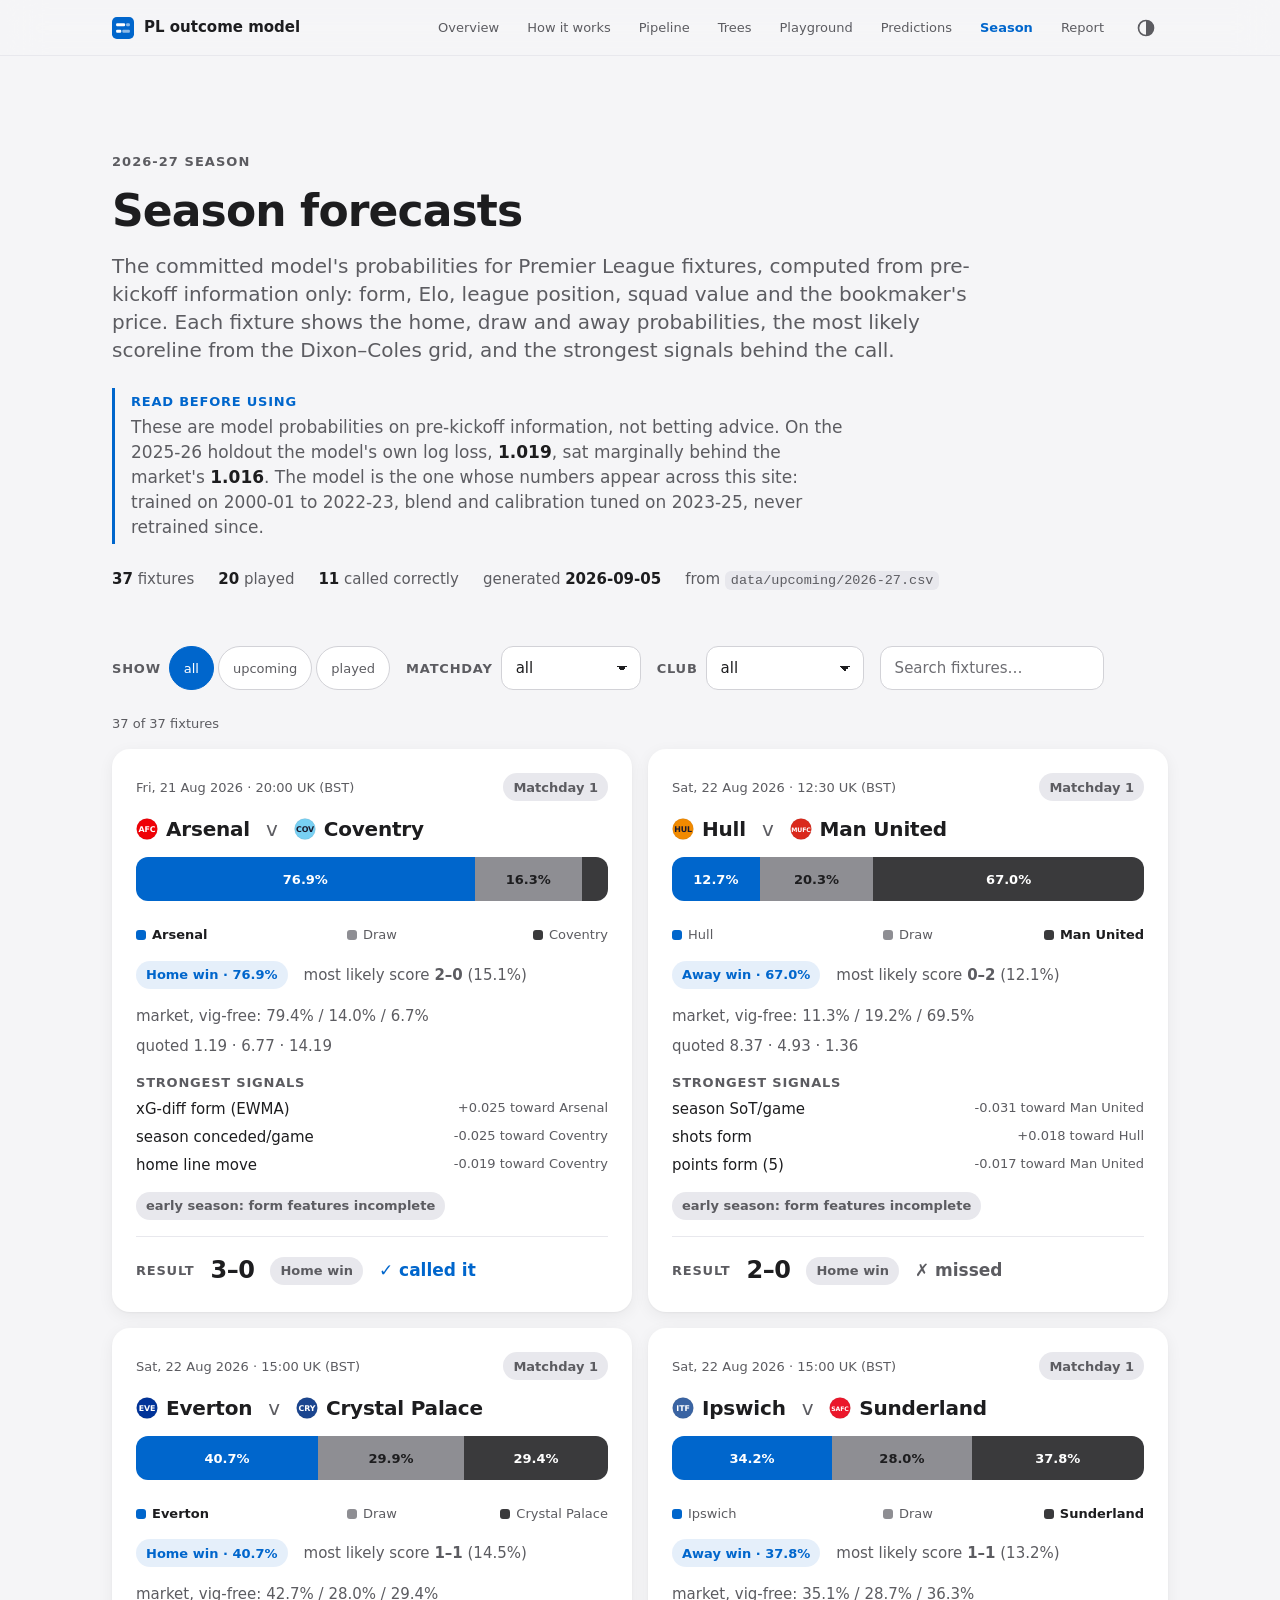
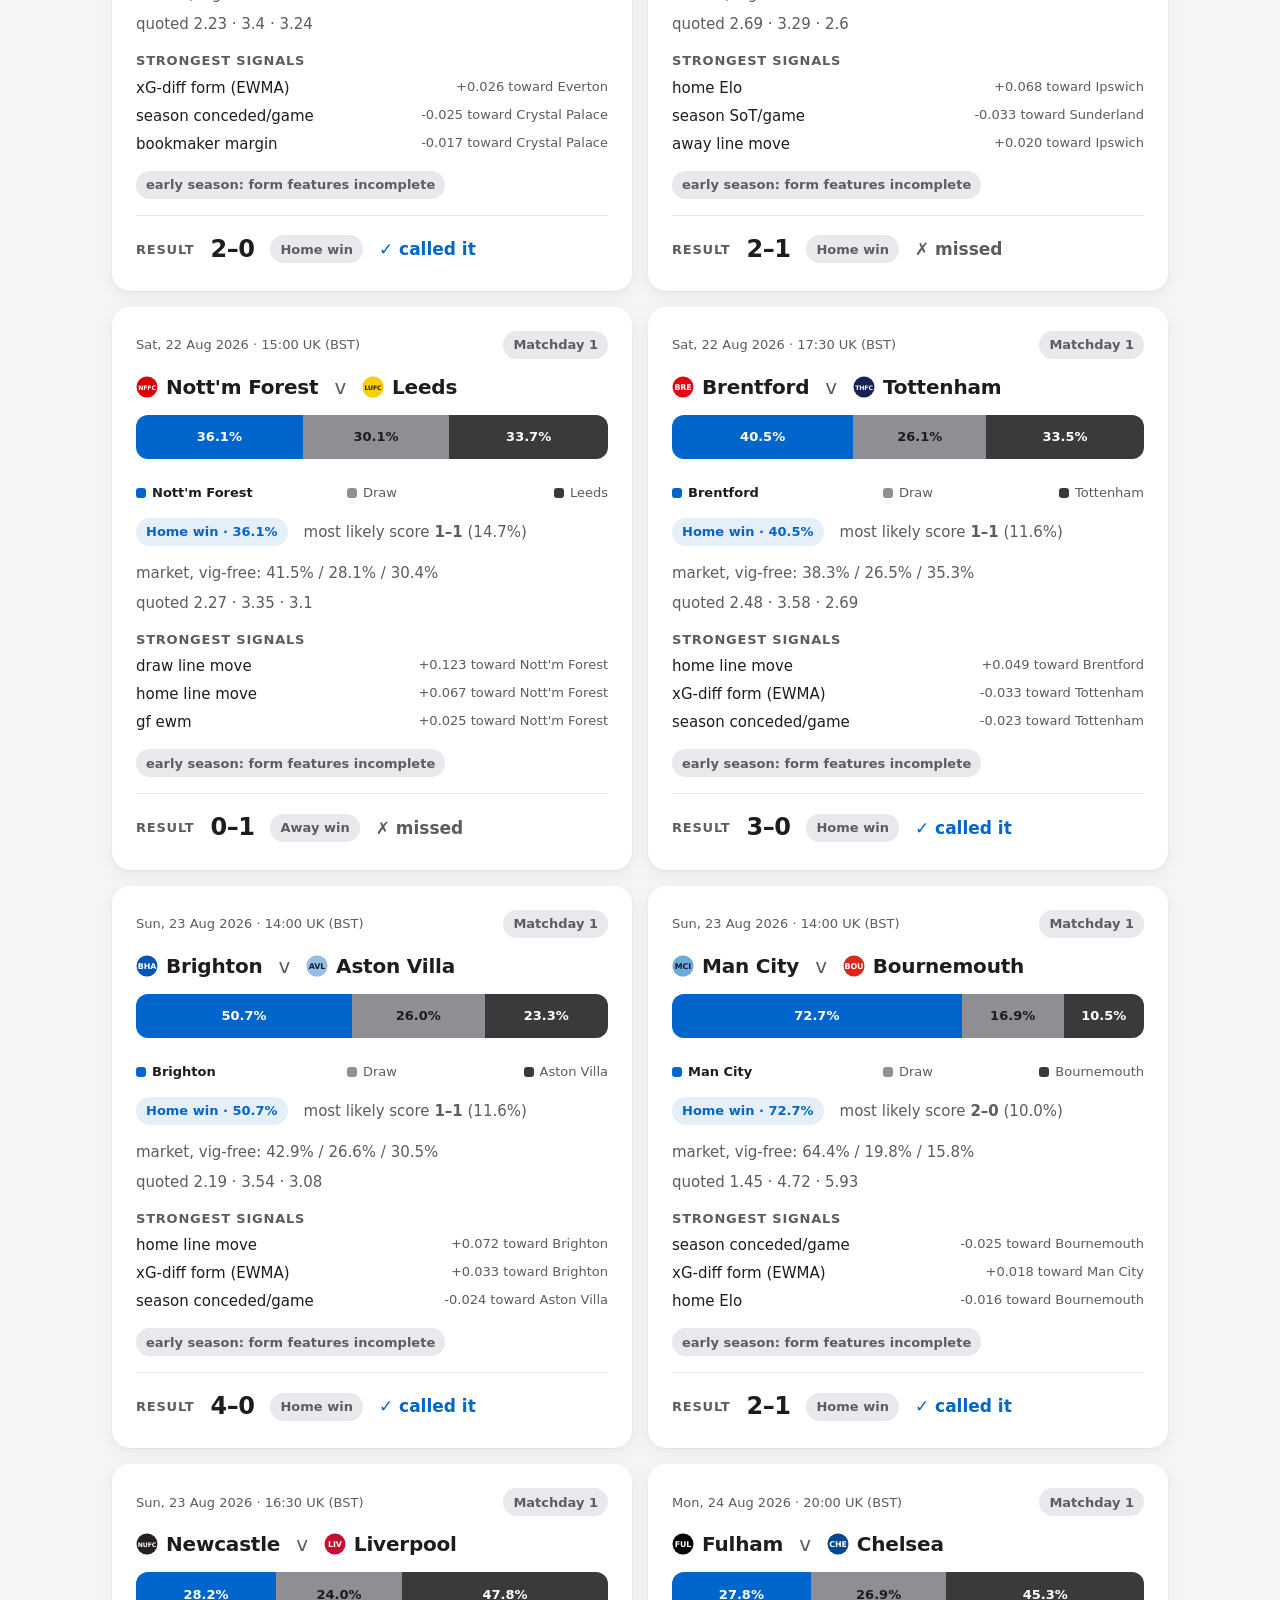
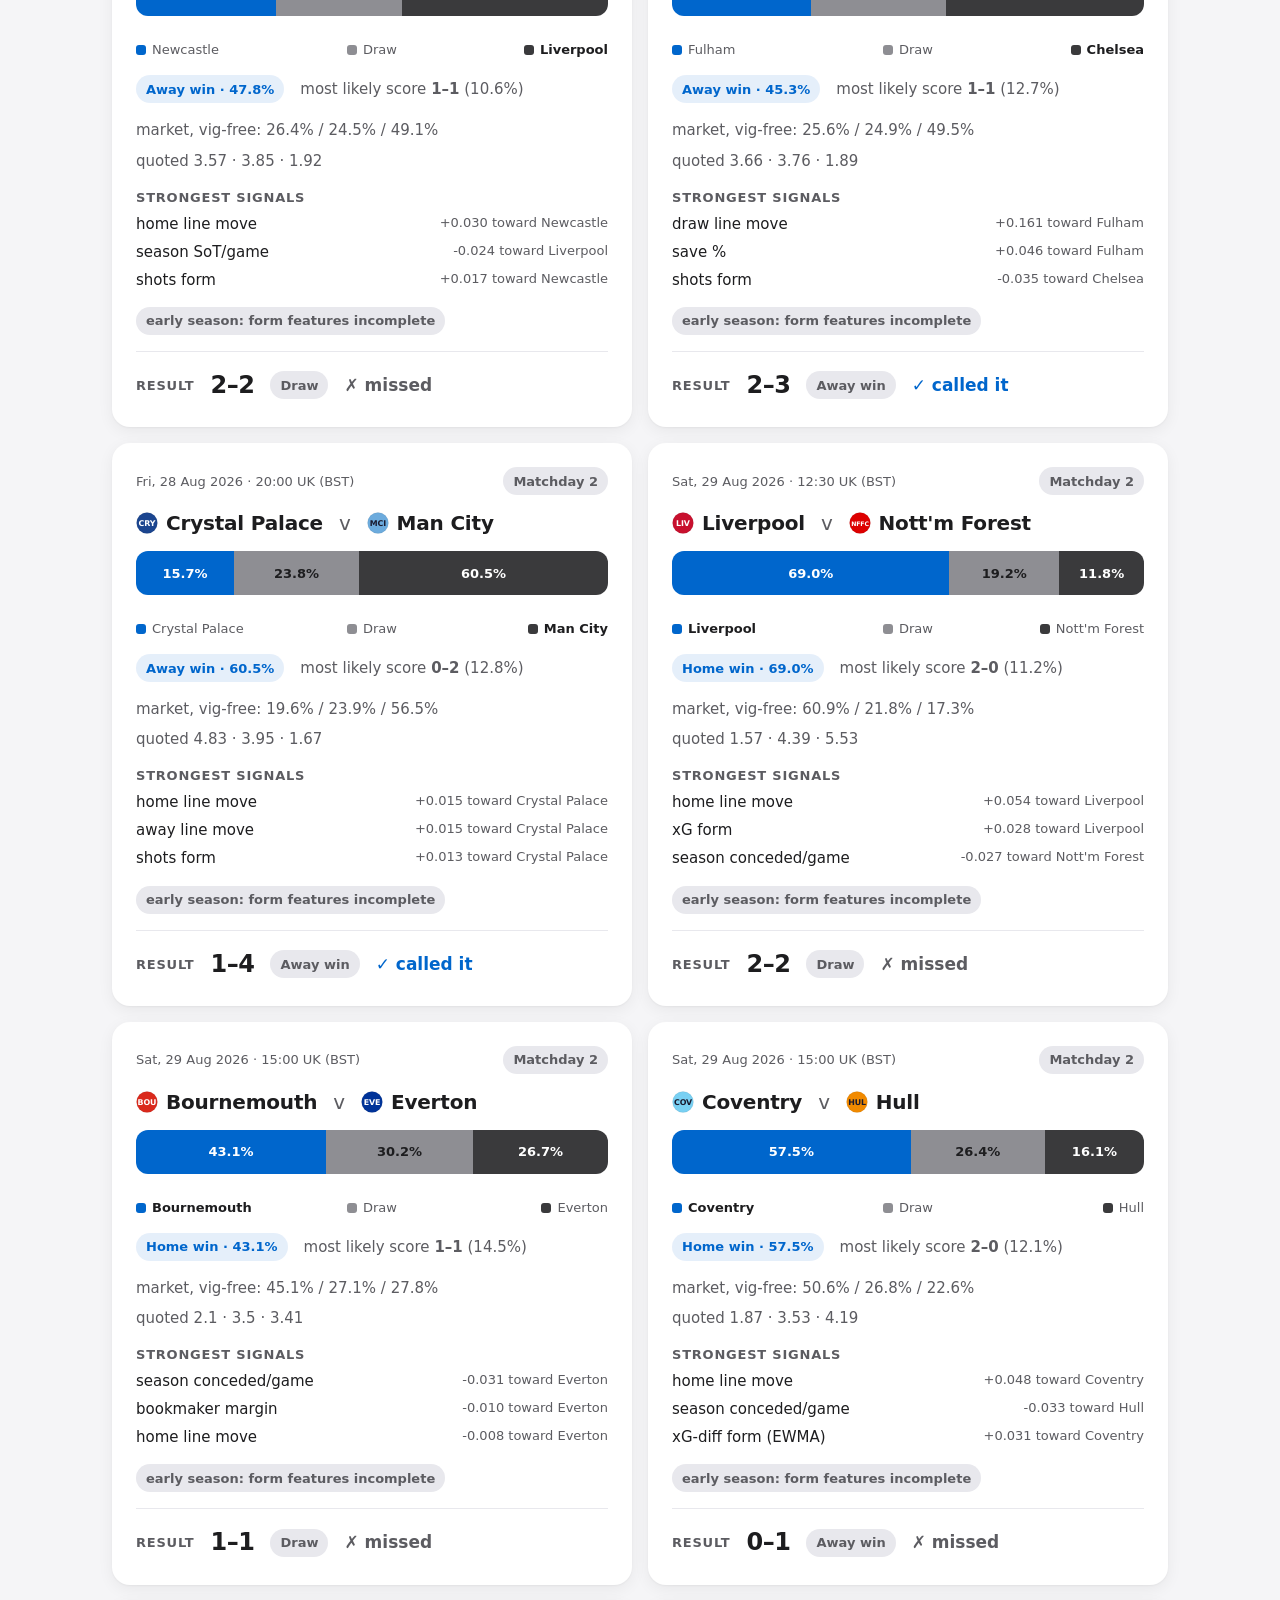
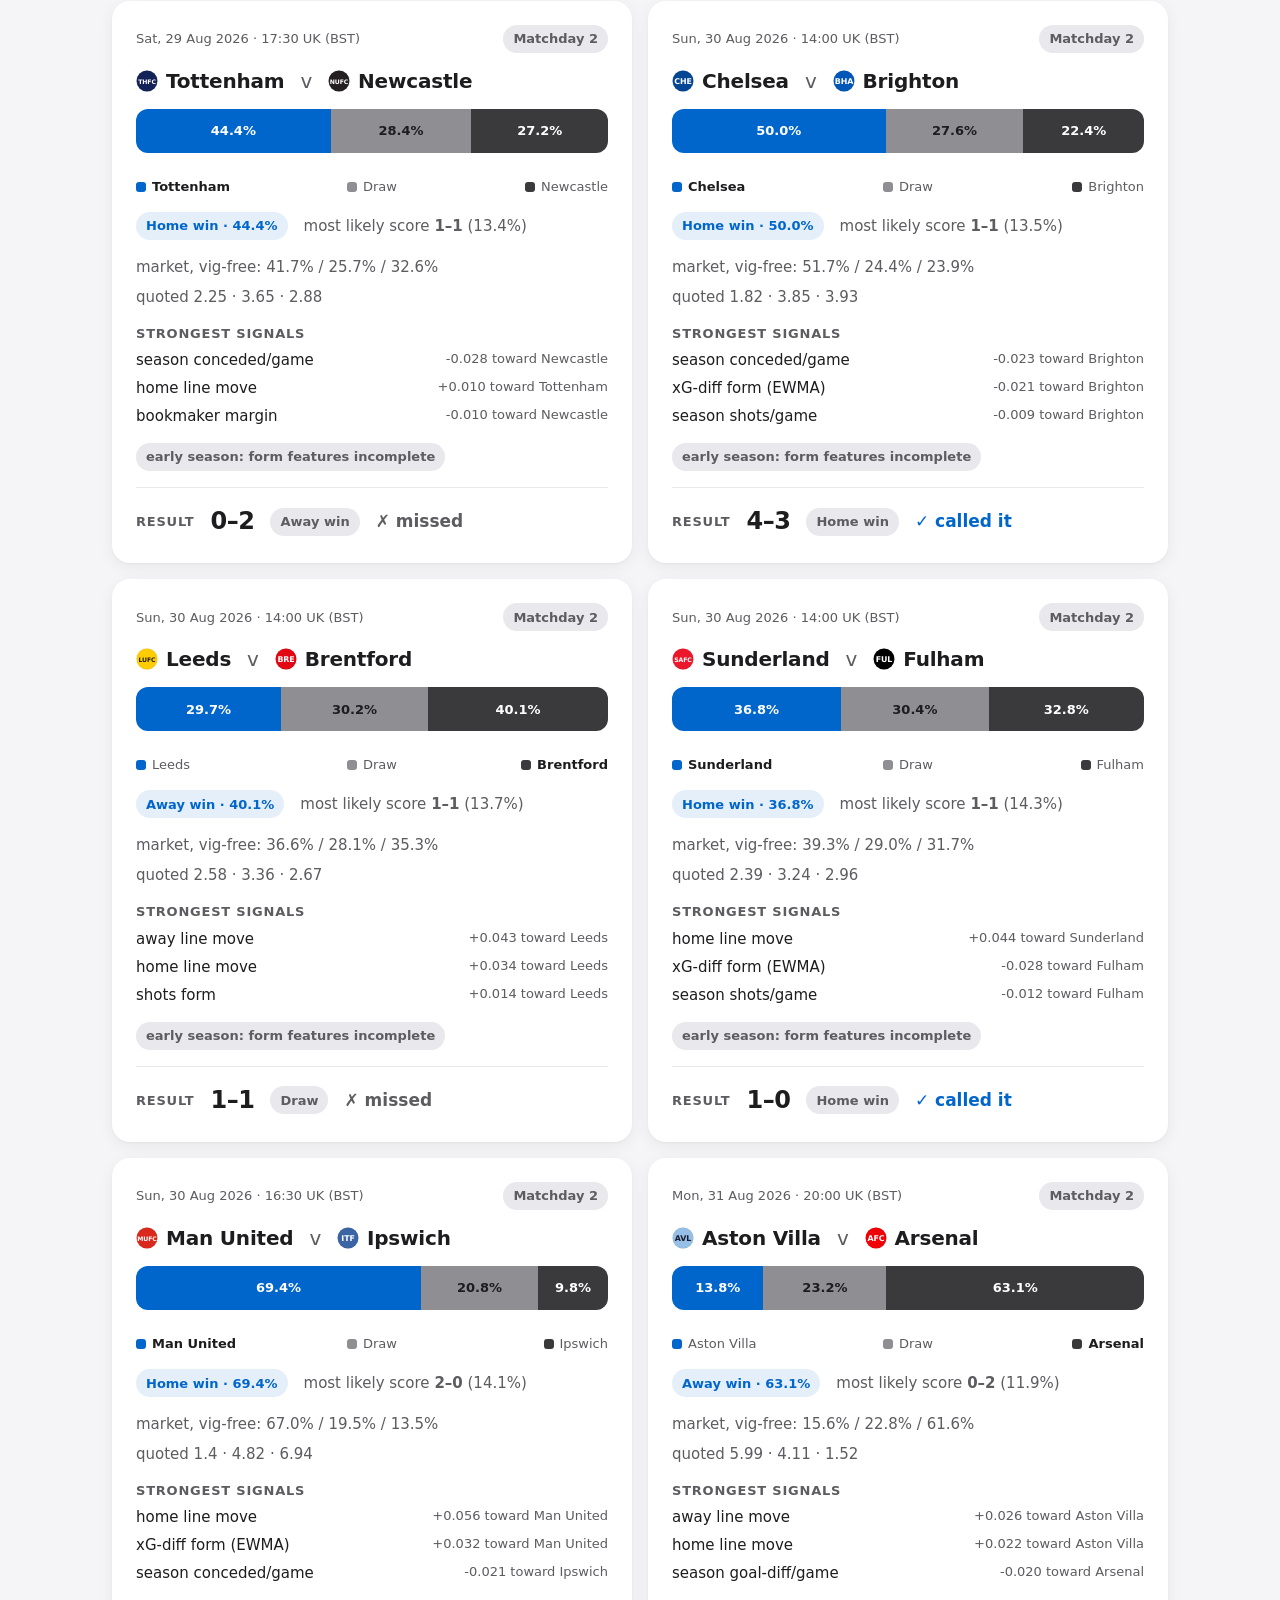
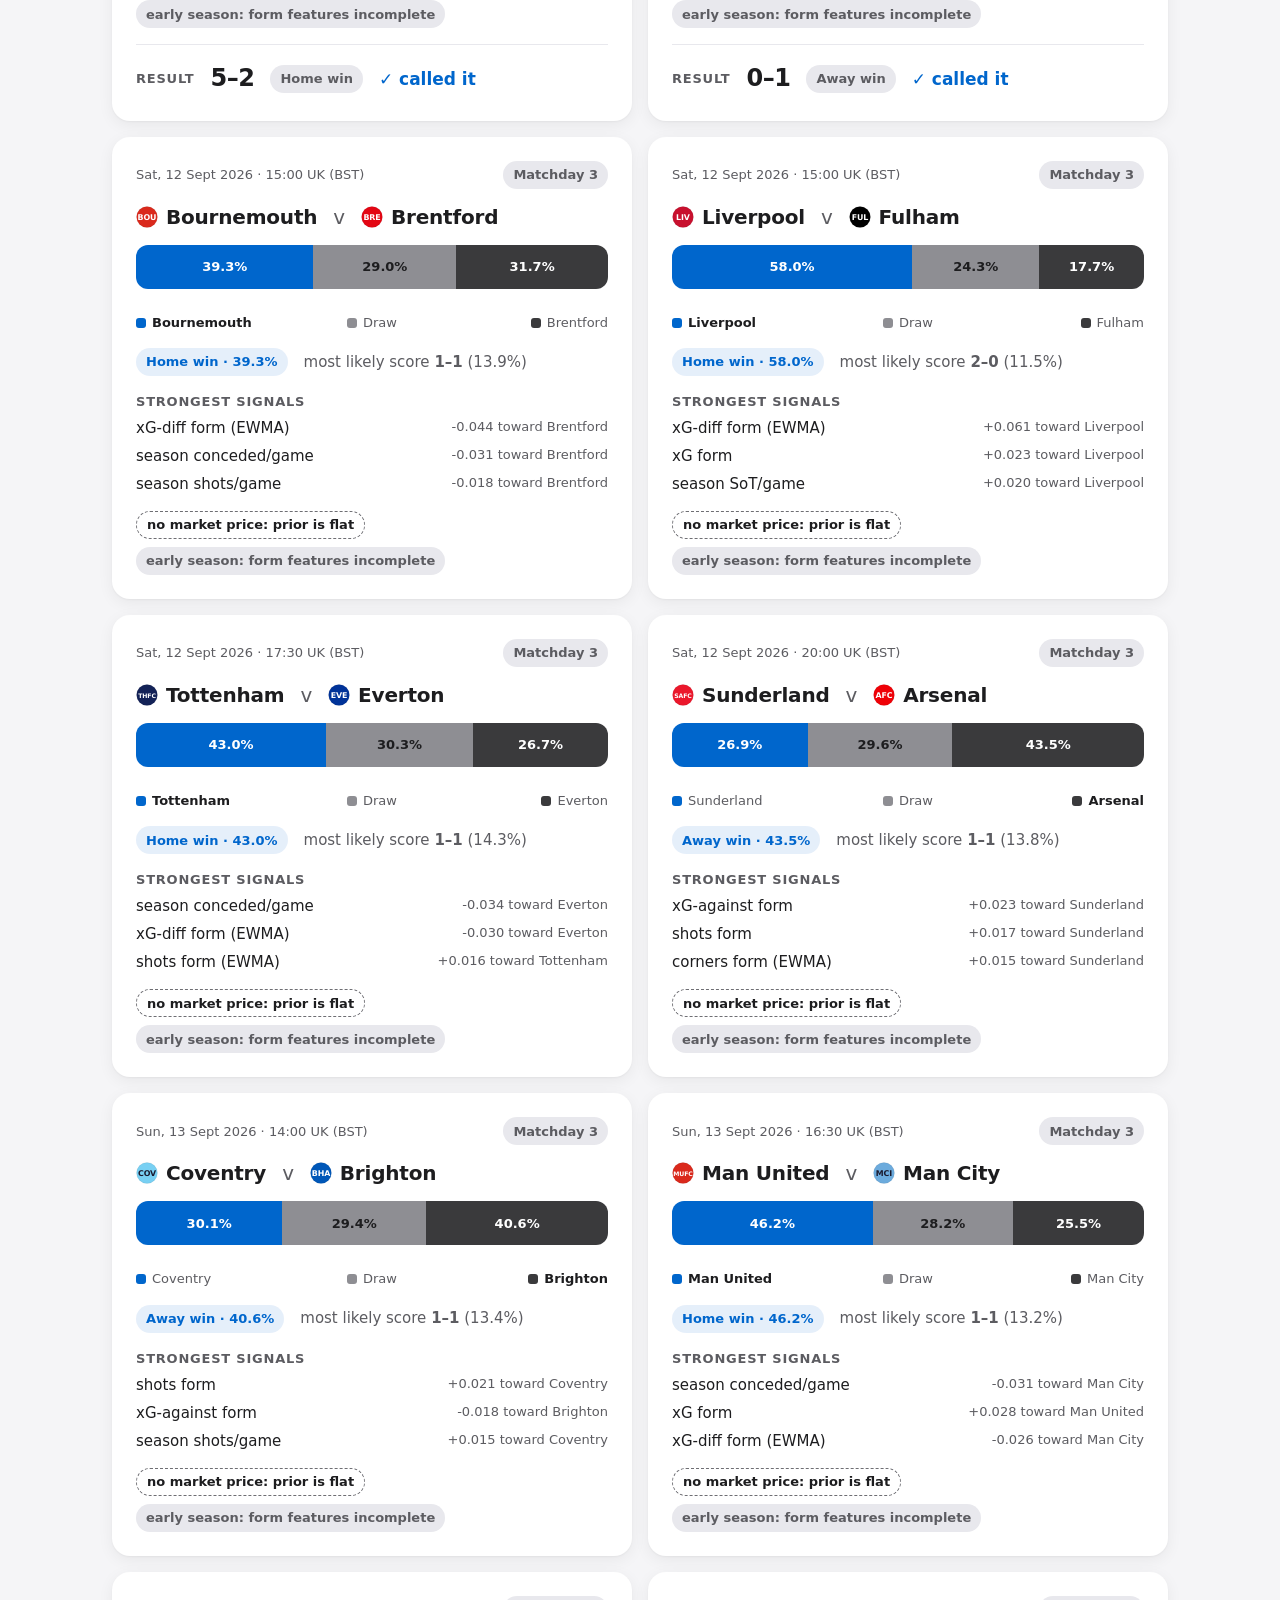
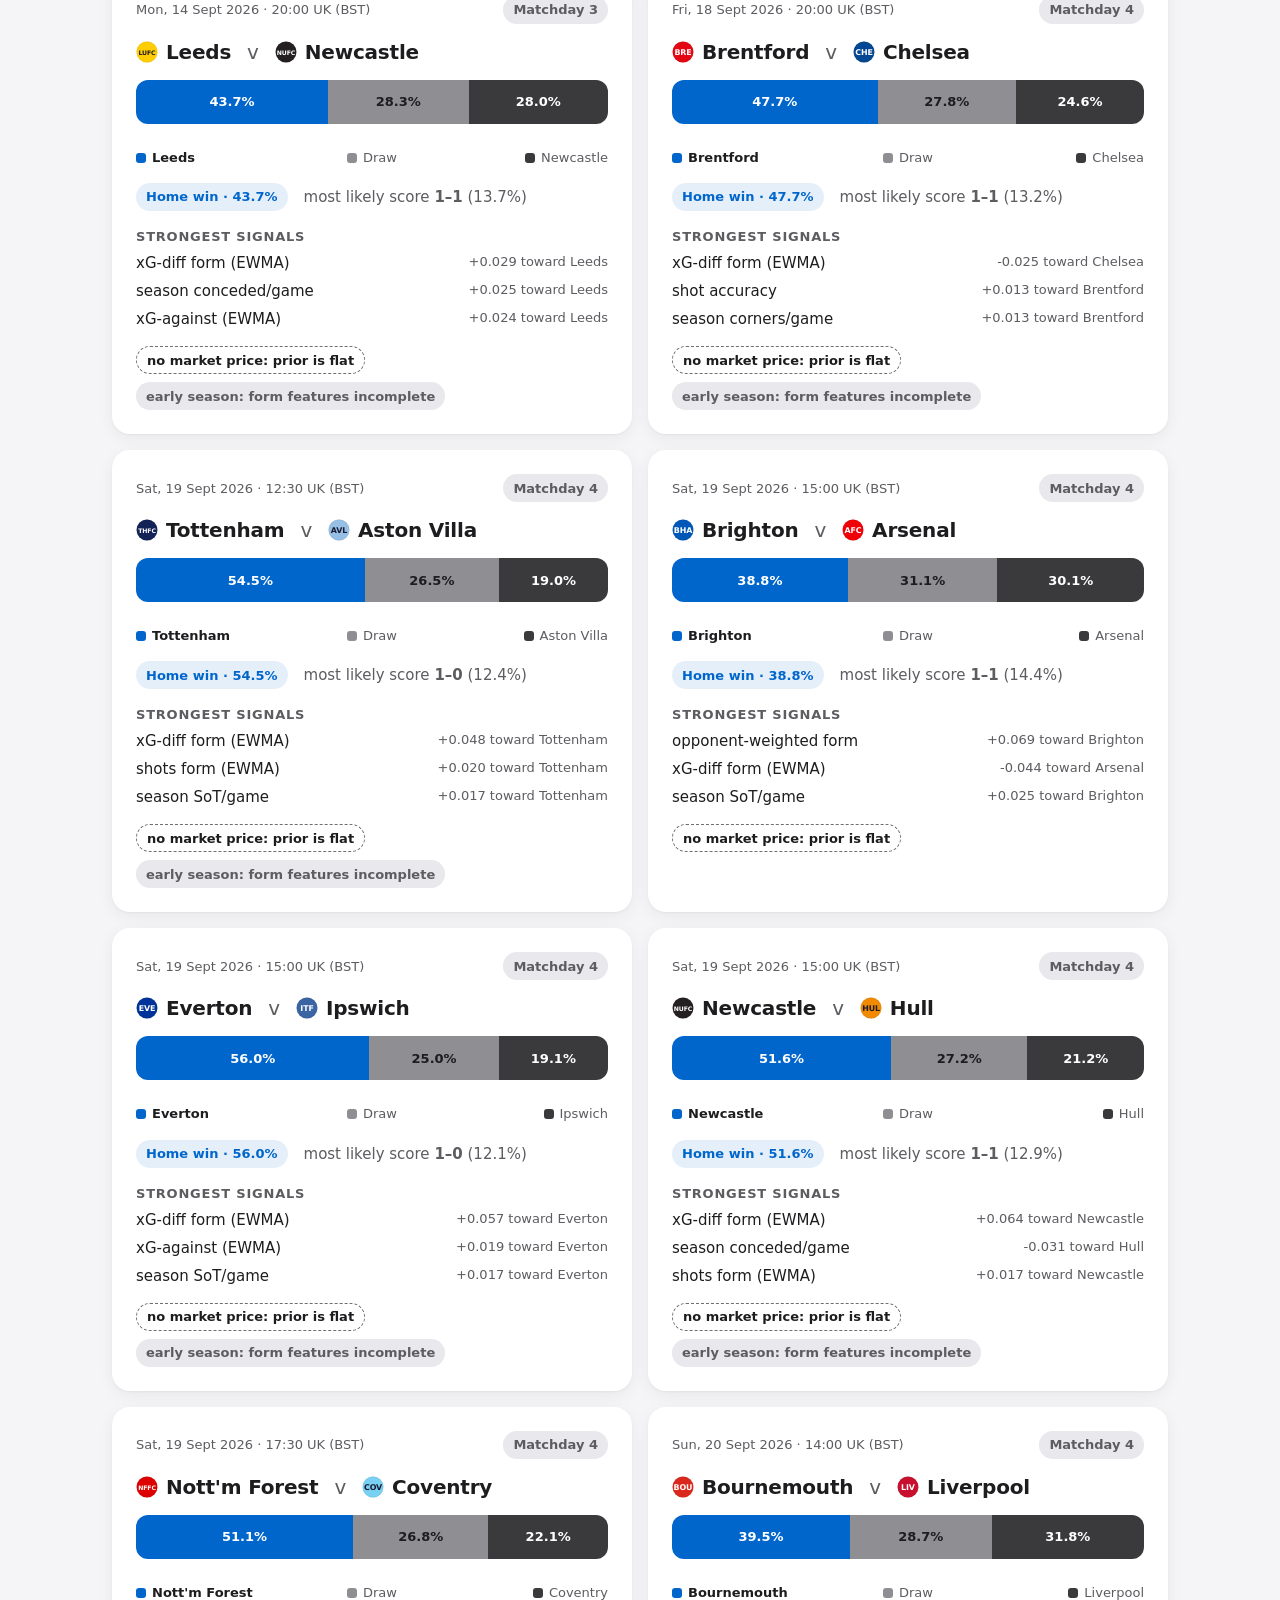
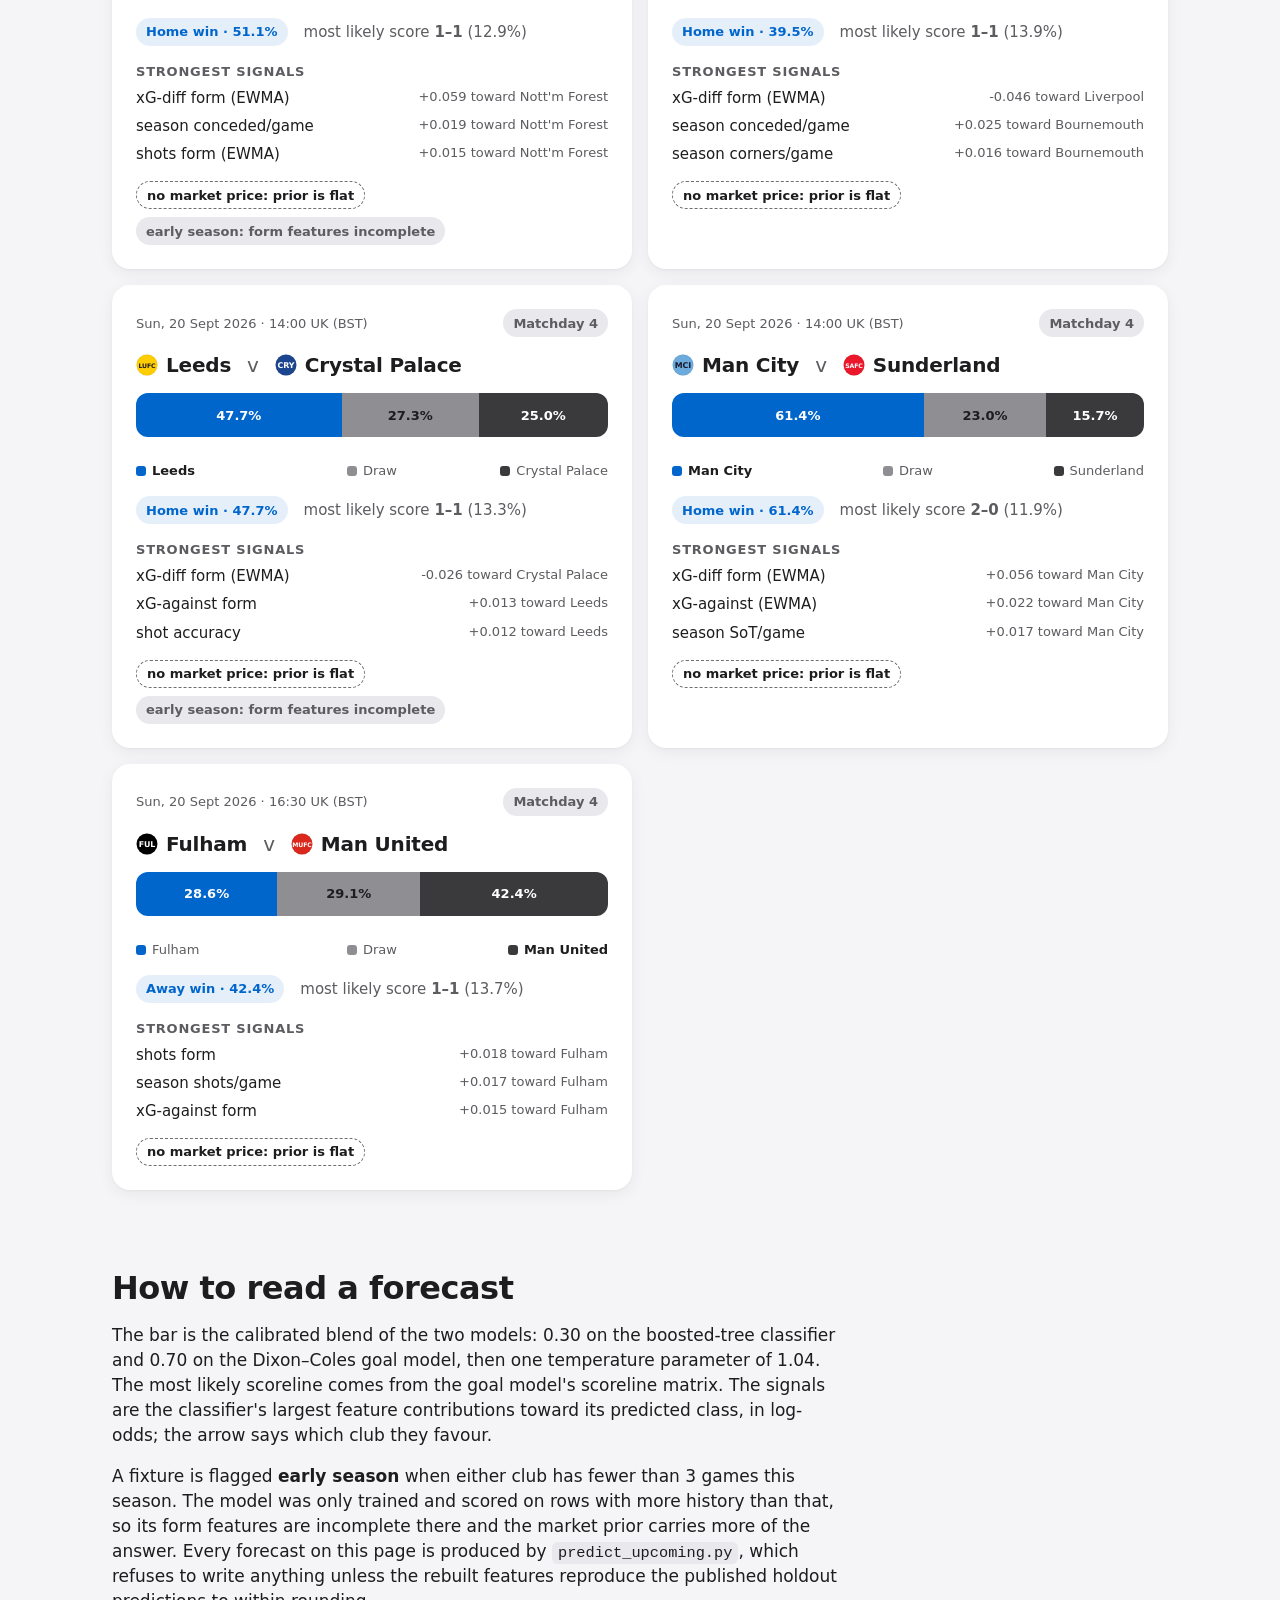
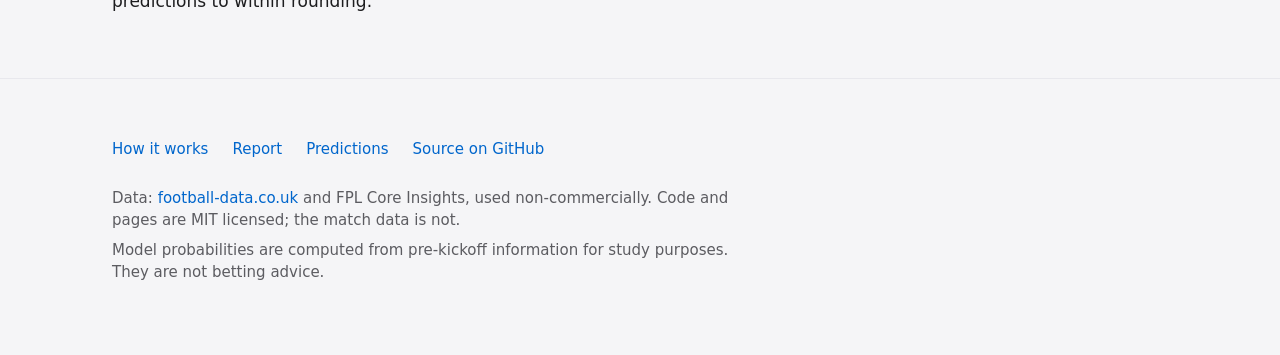
<file: docs/season.html>
<!doctype html>
<html lang="en">
<head>
<meta charset="utf-8">
<meta name="viewport" content="width=device-width, initial-scale=1">
<title>2026-27 season · PL outcome model</title>
<meta name="description" content="The committed model's forecasts for 2026-27 Premier League fixtures: home, draw and away probabilities, the most likely scoreline, and the strongest signals behind each call.">
<link rel="canonical" href="https://daytoo77.github.io/pl-outcome-predictor/season.html">
<meta name="theme-color" media="(prefers-color-scheme: light)" content="#f5f5f7">
<meta name="theme-color" media="(prefers-color-scheme: dark)" content="#000000">
<meta property="og:type" content="website">
<meta property="og:site_name" content="Premier League outcome model">
<meta property="og:title" content="2026-27 season forecasts">
<meta property="og:description" content="Home, draw and away probabilities for upcoming Premier League fixtures, from the committed model and pre-kickoff information only.">
<meta property="og:url" content="https://daytoo77.github.io/pl-outcome-predictor/season.html">
<meta property="og:image" content="https://daytoo77.github.io/pl-outcome-predictor/assets/og/preview.png">
<meta property="og:image:width" content="1200">
<meta property="og:image:height" content="630">
<meta property="og:image:alt" content="Premier League outcome model: test log loss 0.946 against the market's 0.949.">
<meta name="twitter:card" content="summary_large_image">
<meta name="twitter:title" content="2026-27 season forecasts">
<meta name="twitter:description" content="Home, draw and away probabilities for upcoming Premier League fixtures, from the committed model and pre-kickoff information only.">
<meta name="twitter:image" content="https://daytoo77.github.io/pl-outcome-predictor/assets/og/preview.png">
<link rel="icon" href="assets/favicon.svg" type="image/svg+xml">
<link rel="apple-touch-icon" href="assets/apple-touch-icon.png">
<link rel="stylesheet" href="assets/css/base.css">
<link rel="stylesheet" href="assets/css/components.css">
<script>(function(){try{var t=localStorage.getItem('pl-theme');if(t==='light'||t==='dark')document.documentElement.setAttribute('data-theme',t);var q=/[?&]theme=(light|dark)\b/.exec(location.search);if(q)document.documentElement.setAttribute('data-theme',q[1])}catch(e){}document.documentElement.classList.add('js')})()</script>
<script src="assets/js/site.js" defer></script>
<script src="assets/js/team-badges.js" defer></script>
<!-- Written by predict_upcoming.py alongside docs/data/upcoming.json; a script tag so a file:// clone works too. -->
<script src="data/upcoming.js" defer></script>
<style>
  .summary { display: flex; flex-wrap: wrap; gap: var(--s-1) var(--s-3); margin-top: var(--s-3); font-size: var(--fs-sm); color: var(--ink-2); }
  .summary b { color: var(--ink); }
  .fx-grid { display: grid; grid-template-columns: 1fr; gap: var(--s-2); margin-top: var(--s-2); }
  @media (min-width: 900px) { .fx-grid { grid-template-columns: 1fr 1fr; } }
  .fx { padding: var(--s-3); display: flex; flex-direction: column; gap: var(--s-2); }
  .fx-top { display: flex; justify-content: space-between; align-items: center; gap: var(--s-2); flex-wrap: wrap; font-size: var(--fs-xs); color: var(--ink-2); }
  .fx-teams { font-family: var(--font-display); font-size: var(--fs-lg); font-weight: 600; letter-spacing: -0.01em; line-height: 1.2; margin: 0; display: flex; align-items: center; gap: 8px; flex-wrap: wrap; }
  .fx-teams svg { flex: none; vertical-align: middle; }
  .fx-teams .vs { color: var(--ink-2); font-weight: 400; margin: 0 var(--s-1); }
  .fx-row { display: flex; flex-wrap: wrap; gap: var(--s-1) var(--s-2); align-items: center; font-size: var(--fs-sm); }
  .fx-signals { list-style: none; padding: 0; margin: 0; display: grid; gap: 6px; font-size: var(--fs-sm); }
  .fx-signals li { display: flex; justify-content: space-between; gap: var(--s-2); margin: 0; max-width: none; }
  .fx-signals .to { color: var(--ink-2); font-size: var(--fs-xs); white-space: nowrap; }
  .fx-result { display: flex; flex-wrap: wrap; gap: var(--s-1) var(--s-2); align-items: center; padding-top: var(--s-2); border-top: 1px solid var(--line-soft); }
  .fx-result .score { font-family: var(--font-display); font-size: var(--fs-xl); font-weight: 600; letter-spacing: -0.02em; }
  .hit { color: var(--accent); font-weight: 600; }
  .miss { color: var(--ink-2); font-weight: 600; }
  .lbl { font-size: var(--fs-xs); font-weight: 600; letter-spacing: 0.06em; text-transform: uppercase; color: var(--ink-2); }
  .filters label { font-size: var(--fs-xs); font-weight: 600; letter-spacing: 0.06em; text-transform: uppercase; color: var(--ink-2); margin-right: var(--s-h); }
  .filters .field { width: auto; }
  html:not(.js) .needs-js { display: none; }
</style>
</head>
<body>
<a class="skip" href="#main">Skip to content</a>
<header class="site-nav">
  <div class="wrap">
    <a class="wordmark" href="index.html">
      <svg viewBox="0 0 64 64" aria-hidden="true" focusable="false"><rect class="mark-bg" width="64" height="64" rx="14"/><rect class="mark-fg" x="12" y="18" width="26" height="9" rx="3"/><rect class="mark-fg" x="41" y="18" width="11" height="9" rx="3" opacity="0.55"/><rect class="mark-fg" x="12" y="37" width="15" height="9" rx="3"/><rect class="mark-fg" x="30" y="37" width="22" height="9" rx="3" opacity="0.55"/></svg>
      PL outcome model
    </a>
    <nav aria-label="Site">
      <ul class="nav-links" id="nav-links">
        <li><a href="index.html">Overview</a></li>
        <li><a href="how-it-works.html">How it works</a></li>
        <li><a href="pipeline.html">Pipeline</a></li>
        <li><a href="random-forest.html">Trees</a></li>
        <li><a href="playground.html">Playground</a></li>
        <li><a href="predictions.html">Predictions</a></li>
        <li><a href="season.html" aria-current="page">Season</a></li>
        <li><a href="report.html">Report</a></li>
      </ul>
    </nav>
    <button class="icon-btn nav-menu" type="button" data-nav-toggle aria-expanded="false" aria-controls="nav-links" aria-label="Menu">
      <svg viewBox="0 0 24 24" aria-hidden="true" focusable="false"><path d="M4 7h16M4 12h16M4 17h16" fill="none" stroke="currentColor" stroke-width="2" stroke-linecap="round"/></svg>
    </button>
    <button class="icon-btn theme-toggle" type="button" data-theme-toggle data-state="system" aria-label="Theme: system. Switch to light.">
      <svg class="i-system" viewBox="0 0 24 24" aria-hidden="true" focusable="false"><circle cx="12" cy="12" r="9" fill="none" stroke="currentColor" stroke-width="2"/><path d="M12 3a9 9 0 0 1 0 18z" fill="currentColor"/></svg>
      <svg class="i-light" viewBox="0 0 24 24" aria-hidden="true" focusable="false"><circle cx="12" cy="12" r="4" fill="none" stroke="currentColor" stroke-width="2"/><path d="M12 2v3M12 19v3M2 12h3M19 12h3M4.9 4.9l2.1 2.1M17 17l2.1 2.1M4.9 19.1L7 17M17 7l2.1-2.1" fill="none" stroke="currentColor" stroke-width="2" stroke-linecap="round"/></svg>
      <svg class="i-dark" viewBox="0 0 24 24" aria-hidden="true" focusable="false"><path d="M20 14.5A8.5 8.5 0 0 1 9.5 4a7 7 0 1 0 10.5 10.5z" fill="none" stroke="currentColor" stroke-width="2" stroke-linejoin="round"/></svg>
    </button>
  </div>
</header>

<main id="main" class="wrap">
  <section class="hero" style="padding-bottom:var(--s-4)">
    <p class="eyebrow">2026-27 season</p>
    <h1>Season forecasts</h1>
    <p class="lede">The committed model's probabilities for Premier League fixtures, computed from pre-kickoff information only: form, Elo, league position, squad value and the bookmaker's price. Each fixture shows the home, draw and away probabilities, the most likely scoreline from the Dixon–Coles grid, and the strongest signals behind the call.</p>
    <div class="note" style="max-width:var(--measure)"><span class="kicker">Read before using</span>These are model probabilities on pre-kickoff information, not betting advice. On the 2025-26 holdout the model's own log loss, <b class="num" data-src="ui_meta.json#holdout.model.logloss" data-fmt="3">1.019</b>, sat marginally behind the market's <b class="num" data-src="ui_meta.json#holdout.market.logloss" data-fmt="3">1.016</b>. The model is the one whose numbers appear across this site: trained on 2000-01 to 2022-23, blend and calibration tuned on 2023-25, never retrained since.</div>
    <div class="summary needs-js" id="summary" aria-live="polite"></div>
  </section>

  <noscript><div class="note"><span class="kicker">JavaScript is off</span>The fixture list is rendered from <code>docs/data/upcoming.json</code>, which needs JavaScript. The file itself is readable in the repository.</div></noscript>

  <section class="needs-js" id="browse" aria-label="Fixtures" hidden>
    <div class="filters">
      <div class="filter-group" role="group" aria-label="Status">
        <span class="lbl">Show</span>
        <button class="chip" type="button" data-status="all" aria-pressed="true">all</button>
        <button class="chip" type="button" data-status="upcoming" aria-pressed="false">upcoming</button>
        <button class="chip" type="button" data-status="played" aria-pressed="false">played</button>
      </div>
      <div class="filter-group">
        <label for="f-md">Matchday</label>
        <select class="field" id="f-md"><option value="all">all</option></select>
      </div>
      <div class="filter-group">
        <label for="f-club">Club</label>
        <select class="field" id="f-club"><option value="all">all</option></select>
      </div>
      <label class="sr-only" for="f-q">Search fixtures</label>
      <input class="field" type="search" id="f-q" placeholder="Search fixtures…" autocomplete="off">
    </div>
    <p class="muted small" id="count"></p>
    <div class="fx-grid" id="fixtures"></div>
  </section>

  <section class="needs-js empty panel" id="empty" hidden>
    <h2 id="empty-title">No fixtures to show yet</h2>
    <p id="empty-lead">This page reads <code>docs/data/upcoming.json</code>, and that file has not been generated. It is produced by <code>predict_upcoming.py</code> from a fixtures-and-prices file that you supply.</p>
    <div class="prose" style="margin:var(--s-3) auto 0; text-align:left">
      <p><b>What the file needs.</b> One row per fixture with the fixture date, the two clubs, and the bookmaker's three match-odds prices as quoted (vig included). The columns use football-data.co.uk's names, so a fixtures export from that site can be saved as-is:</p>
      <ul>
        <li><code>Date</code> (dd/mm/yyyy), <code>HomeTeam</code>, <code>AwayTeam</code></li>
        <li>one price triple: <code>B365H</code>, <code>B365D</code>, <code>B365A</code> or <code>AvgH</code>, <code>AvgD</code>, <code>AvgA</code></li>
        <li>strongly recommended: the over/under 2.5 prices (<code>B365&gt;2.5</code>, <code>B365&lt;2.5</code> or <code>Avg&gt;2.5</code>, <code>Avg&lt;2.5</code>). Without them the goal model starts from league-average expected goals and its 70% share of the blend drifts toward the middle</li>
        <li>optional: <code>Time</code> (UK kickoff), closing prices</li>
      </ul>
      <p><b>Where it comes from.</b> <a href="https://www.football-data.co.uk/englandm.php">football-data.co.uk</a>, the same source as the 25 seasons the model was trained on. Club names must match that site's spelling (for example <code>Nott'm Forest</code>, <code>Man United</code>).</p>
      <p><b>How to generate the forecasts.</b></p>
      <pre><code># 1. save the fixtures file as
data/upcoming/2026-27.csv
# 2. score it with the committed model (the parity gate runs first)
python predict_upcoming.py
# 3. commit the outputs
git add docs/data/upcoming.json docs/data/upcoming.js</code></pre>
      <p>Fixtures that already have a result in <code>data/2026-27.csv</code> are scored from their pre-kickoff row and shown with the result, so the page doubles as a running scorecard.</p>
    </div>
  </section>

  <section class="section" style="padding-bottom:0" id="about-model">
    <div class="prose">
      <h2>How to read a forecast</h2>
      <p style="margin-top:var(--s-2)">The bar is the calibrated blend of the two models: <span class="num" data-src="config.json#blend_weight_w" data-fmt="2">0.30</span> on the boosted-tree classifier and 0.70 on the Dixon–Coles goal model, then one temperature parameter of <span class="num" data-src="config.json#temperature" data-fmt="2">1.04</span>. The most likely scoreline comes from the goal model's scoreline matrix. The signals are the classifier's largest feature contributions toward its predicted class, in log-odds; the arrow says which club they favour.</p>
      <p>A fixture is flagged <b>early season</b> when either club has fewer than <span class="num" data-src="upcoming.json#cold_start_games" data-fmt="int">3</span> games this season. The model was only trained and scored on rows with more history than that, so its form features are incomplete there and the market prior carries more of the answer. Every forecast on this page is produced by <code>predict_upcoming.py</code>, which refuses to write anything unless the rebuilt features reproduce the published holdout predictions to within rounding.</p>
    </div>
  </section>
</main>

<footer class="site-footer">
  <div class="wrap">
    <ul class="links">
      <li><a href="how-it-works.html">How it works</a></li>
      <li><a href="report.html">Report</a></li>
      <li><a href="predictions.html">Predictions</a></li>
      <li><a href="https://github.com/Daytoo77/pl-outcome-predictor">Source on GitHub</a></li>
    </ul>
    <p>Data: <a href="https://www.football-data.co.uk/englandm.php">football-data.co.uk</a> and FPL Core Insights, used non-commercially. Code and pages are MIT licensed; the match data is not.</p>
    <p>Model probabilities are computed from pre-kickoff information for study purposes. They are not betting advice.</p>
  </div>
</footer>

<script>
(function () {
  'use strict';
  function ready(fn) { if (document.readyState === 'loading') document.addEventListener('DOMContentLoaded', fn); else fn(); }
  ready(function () {
    var PL = window.PL, pct = PL.pct, esc = PL.esc;
    var L = { H: 'Home win', D: 'Draw', A: 'Away win' };
    var data = window.UPCOMING;
    var empty = document.getElementById('empty');
    var browse = document.getElementById('browse');
    var summary = document.getElementById('summary');

    if (!data || !data.fixtures || !data.fixtures.length) {
      if (data && data.fixtures && !data.fixtures.length) {
        document.getElementById('empty-title').textContent = 'The fixtures file had nothing to score';
        document.getElementById('empty-lead').innerHTML = 'The generated <code>docs/data/upcoming.json</code> contains no fixtures. Check the fixtures file and re-run <code>predict_upcoming.py</code>.';
      }
      empty.hidden = false;
      return;
    }

    var FX = data.fixtures.slice().sort(function (a, b) {
      return (a.date + (a.time || '')).localeCompare(b.date + (b.time || ''));
    });
    var played = FX.filter(function (f) { return f.played; });
    var correct = played.filter(function (f) { return f.correct; });
    summary.innerHTML =
      '<span><b>' + FX.length + '</b> fixture' + (FX.length === 1 ? '' : 's') + '</span>' +
      '<span><b>' + played.length + '</b> played</span>' +
      (played.length ? '<span><b>' + correct.length + '</b> called correctly</span>' : '') +
      '<span>generated <b>' + esc(data.generated) + '</b></span>' +
      (data.source_csv ? '<span>from <code>' + esc(data.source_csv) + '</code></span>' : '');
    browse.hidden = false;

    /* filters */
    var state = { status: 'all', md: 'all', club: 'all', q: '' };
    var mds = Array.from(new Set(FX.map(function (f) { return f.matchday; }))).sort(function (a, b) { return a - b; });
    var clubs = Array.from(new Set(FX.reduce(function (acc, f) { return acc.concat([f.home, f.away]); }, []))).sort();
    var selMd = document.getElementById('f-md'), selClub = document.getElementById('f-club');
    mds.forEach(function (m) { selMd.add(new Option('Matchday ' + m, String(m))); });
    clubs.forEach(function (c) { selClub.add(new Option(c, c)); });
    selMd.addEventListener('change', function () { state.md = this.value; render(); });
    selClub.addEventListener('change', function () { state.club = this.value; render(); });
    document.getElementById('f-q').addEventListener('input', function () { state.q = this.value.trim().toLowerCase(); render(); });
    var statusGroup = document.querySelector('[aria-label="Status"]');
    statusGroup.addEventListener('click', function (e) {
      var b = e.target.closest('.chip'); if (!b) return;
      state.status = b.dataset.status;
      Array.prototype.forEach.call(statusGroup.querySelectorAll('.chip'), function (c) { c.setAttribute('aria-pressed', c === b ? 'true' : 'false'); });
      render();
    });

    function when(f) {
      var d = new Date(f.date + 'T12:00:00Z');
      var day = d.toLocaleDateString('en-GB', { weekday: 'short', day: 'numeric', month: 'short', year: 'numeric', timeZone: 'UTC' });
      var zone = f.tz || PL.ukZone(f.date);
      return day + (f.time ? ' · ' + esc(f.time) + ' UK (' + zone + ')' : ' · kickoff time to be confirmed (UK)');
    }
    function probBar(f) {
      var p = f.proba;
      function seg(k, cls) {
        var g = Math.max(p[k] * 100, 6);
        return '<span class="' + cls + '" style="flex-grow:' + g + '" role="img" aria-label="' + L[k] + ' ' + pct(p[k]) + '">' + (p[k] >= 0.09 ? pct(p[k]) : '') + '</span>';
      }
      return '<div class="prob">' + seg('H', 'h') + seg('D', 'd') + seg('A', 'a') + '</div>' +
        '<div class="prob-legend"><span class="' + (f.pred === 'H' ? 'pick' : '') + '"><span class="swatch h"></span>' + esc(f.home) + '</span>' +
        '<span class="' + (f.pred === 'D' ? 'pick' : '') + '"><span class="swatch d"></span>Draw</span>' +
        '<span class="' + (f.pred === 'A' ? 'pick' : '') + '"><span class="swatch a"></span>' + esc(f.away) + '</span></div>';
    }
    function card(f) {
      var top = f.grid && f.grid.top && f.grid.top[0];
      var h = '<article class="fx panel" aria-label="' + esc(f.home) + ' v ' + esc(f.away) + '">';
      h += '<div class="fx-top"><span>' + when(f) + '</span><span class="tag tag-neutral">Matchday ' + f.matchday + '</span></div>';
      h += '<h3 class="fx-teams">' + PL.badgeHTML(f.home, 22) + ' ' + esc(f.home) + '<span class="vs">v</span>' + PL.badgeHTML(f.away, 22) + ' ' + esc(f.away) + '</h3>';
      h += probBar(f);
      h += '<div class="fx-row"><span class="tag">' + L[f.pred] + ' · ' + pct(f.proba[f.pred]) + '</span>' +
        (top ? '<span class="muted">most likely score <b>' + top.h + '–' + top.a + '</b> (' + pct(top.p) + ')</span>' : '') + '</div>';
      if (f.market) {
        h += '<div class="fx-row muted small"><span>market, vig-free: ' + pct(f.market.H) + ' / ' + pct(f.market.D) + ' / ' + pct(f.market.A) + '</span>' +
          (f.odds ? '<span>quoted ' + f.odds.H + ' · ' + f.odds.D + ' · ' + f.odds.A + '</span>' : '') + '</div>';
      }
      if (f.signals && f.signals.length) {
        h += '<div><div class="lbl" style="margin-bottom:6px">Strongest signals</div><ul class="fx-signals">' + f.signals.slice(0, 3).map(function (s) {
          var to = s.effect > 0 ? f.home : f.away;
          return '<li><span>' + esc(s.label) + '</span><span class="to">' + (s.effect > 0 ? '+' : '') + PL.fix(s.effect, 3) + ' toward ' + esc(to) + '</span></li>';
        }).join('') + '</ul></div>';
      }
      var flags = [];
      if (!f.market) flags.push('<span class="tag tag-warn" title="No bookmaker price was supplied for this fixture, so the market prior (worth about a quarter of the model\'s signal) is flat instead of informative. Treat this forecast as noticeably weaker than one with a real price.">no market price: prior is flat</span>');
      if (f.cold_start) flags.push('<span class="tag tag-neutral" title="Either club has fewer than ' + data.cold_start_games + ' games this season; form features are incomplete">early season: form features incomplete</span>');
      if (flags.length) h += '<div class="fx-row">' + flags.join('') + '</div>';
      if (f.played) {
        h += '<div class="fx-result"><span class="lbl">Result</span><span class="score">' + f.score[0] + '–' + f.score[1] + '</span><span class="tag tag-neutral">' + L[f.actual] + '</span>' +
          '<span class="' + (f.correct ? 'hit' : 'miss') + '">' + (f.correct ? '✓ called it' : '✗ missed') + '</span></div>';
      }
      h += '</article>';
      return h;
    }
    function render() {
      var rows = FX.filter(function (f) {
        if (state.status === 'played' && !f.played) return false;
        if (state.status === 'upcoming' && f.played) return false;
        if (state.md !== 'all' && String(f.matchday) !== state.md) return false;
        if (state.club !== 'all' && f.home !== state.club && f.away !== state.club) return false;
        if (state.q && (f.home + ' ' + f.away + ' ' + f.date).toLowerCase().indexOf(state.q) === -1) return false;
        return true;
      });
      document.getElementById('count').textContent = rows.length + ' of ' + FX.length + ' fixtures';
      var host = document.getElementById('fixtures');
      host.innerHTML = rows.length ? rows.map(card).join('') : '<div class="empty panel"><p>No fixtures match those filters.</p></div>';
    }
    render();
  });
})();
</script>
</body>
</html>
</file>
<file: docs/assets/css/base.css>
/* ==========================================================================
   base.css — token layer, reset, typography.
   Every colour on the site is defined here and only here.
   ========================================================================== */

:root {
  color-scheme: light;

  /* surfaces (elevation: background, elevated card, overlay) */
  --bg: #f5f5f7;
  --bg-elev: #ffffff;
  --bg-overlay: #ffffff;
  --nav-bg: rgba(245, 245, 247, 0.72);

  /* ink */
  --ink: #1d1d1f;
  --ink-2: #5c5c61;
  --ink-3: #6e6e73;
  --line: #d2d2d7;
  --line-soft: #e8e8ed;

  /* the one accent: interactive state and data emphasis only */
  --accent: #0066cc;
  --accent-hover: #0055aa;
  --accent-ink: #ffffff;
  --accent-soft: rgba(0, 102, 204, 0.10);
  --accent-ring: rgba(0, 102, 204, 0.35);

  /* data segments: home = accent, draw and away = neutrals */
  --seg-home: #0066cc;
  --seg-home-ink: #ffffff;
  --seg-draw: #8e8e93;
  --seg-draw-ink: #1d1d1f;
  --seg-away: #3a3a3c;
  --seg-away-ink: #ffffff;

  /* elevation */
  --shadow-1: 0 1px 2px rgba(0, 0, 0, 0.04), 0 4px 16px rgba(0, 0, 0, 0.06);
  --shadow-2: 0 2px 6px rgba(0, 0, 0, 0.06), 0 16px 40px rgba(0, 0, 0, 0.10);

  /* radii */
  --r-sm: 12px;
  --r-md: 14px;
  --r-lg: 18px;
  --r-pill: 999px;

  /* type */
  --font: -apple-system, BlinkMacSystemFont, "SF Pro Text", "Segoe UI", Inter, system-ui, sans-serif;
  --font-display: -apple-system, BlinkMacSystemFont, "SF Pro Display", "Segoe UI", Inter, system-ui, sans-serif;
  --mono: ui-monospace, "SF Mono", Menlo, Consolas, "Liberation Mono", monospace;
  --fs-xs: 13px;
  --fs-sm: 15px;
  --fs-md: 17px;
  --fs-lg: 20px;
  --fs-xl: 24px;
  --fs-2xl: 32px;
  --fs-3xl: 44px;
  --lh: 1.47;
  --measure: 68ch;

  /* spacing: 8px grid; --s-h is the 4px optical correction */
  --s-h: 4px;
  --s-1: 8px;
  --s-2: 16px;
  --s-3: 24px;
  --s-4: 32px;
  --s-5: 40px;
  --s-6: 48px;
  --s-8: 64px;
  --s-10: 80px;
  --s-12: 96px;
  --s-16: 128px;

  /* motion */
  --ease: cubic-bezier(0.32, 0.72, 0, 1);
  --dur-fast: 200ms;
  --dur: 240ms;
  --dur-slow: 320ms;

  /* layout */
  --wrap: 1120px;
  --nav-h: 56px;
}

@media (prefers-color-scheme: dark) {
  :root:not([data-theme="light"]) {
    color-scheme: dark;
    --bg: #000000;
    --bg-elev: #1c1c1e;
    --bg-overlay: #2c2c2e;
    --nav-bg: rgba(0, 0, 0, 0.72);
    --ink: #f5f5f7;
    --ink-2: #a1a1a6;
    --ink-3: #86868b;
    --line: #3a3a3c;
    --line-soft: #2c2c2e;
    --accent: #3d9cff;
    --accent-hover: #6fb5ff;
    --accent-ink: #000000;
    --accent-soft: rgba(61, 156, 255, 0.14);
    --accent-ring: rgba(61, 156, 255, 0.45);
    --seg-home: #3d9cff;
    --seg-home-ink: #000000;
    --seg-draw: #8e8e93;
    --seg-draw-ink: #000000;
    --seg-away: #d1d1d6;
    --seg-away-ink: #000000;
    --shadow-1: 0 1px 2px rgba(0, 0, 0, 0.4), 0 4px 16px rgba(0, 0, 0, 0.35);
    --shadow-2: 0 2px 6px rgba(0, 0, 0, 0.5), 0 16px 40px rgba(0, 0, 0, 0.55);
  }
}

:root[data-theme="dark"] {
  color-scheme: dark;
  --bg: #000000;
  --bg-elev: #1c1c1e;
  --bg-overlay: #2c2c2e;
  --nav-bg: rgba(0, 0, 0, 0.72);
  --ink: #f5f5f7;
  --ink-2: #a1a1a6;
  --ink-3: #86868b;
  --line: #3a3a3c;
  --line-soft: #2c2c2e;
  --accent: #3d9cff;
  --accent-hover: #6fb5ff;
  --accent-ink: #000000;
  --accent-soft: rgba(61, 156, 255, 0.14);
  --accent-ring: rgba(61, 156, 255, 0.45);
  --seg-home: #3d9cff;
  --seg-home-ink: #000000;
  --seg-draw: #8e8e93;
  --seg-draw-ink: #000000;
  --seg-away: #d1d1d6;
  --seg-away-ink: #000000;
  --shadow-1: 0 1px 2px rgba(0, 0, 0, 0.4), 0 4px 16px rgba(0, 0, 0, 0.35);
  --shadow-2: 0 2px 6px rgba(0, 0, 0, 0.5), 0 16px 40px rgba(0, 0, 0, 0.55);
}

/* print: black on white, no elevation */
@media print {
  :root, :root[data-theme="dark"] {
    color-scheme: light;
    --bg: #ffffff;
    --bg-elev: #ffffff;
    --bg-overlay: #ffffff;
    --ink: #000000;
    --ink-2: #333333;
    --ink-3: #555555;
    --line: #999999;
    --line-soft: #cccccc;
    --accent: #000000;
    --accent-hover: #000000;
    --accent-ink: #ffffff;
    --accent-soft: #eeeeee;
    --seg-home: #000000;
    --seg-home-ink: #ffffff;
    --seg-draw: #999999;
    --seg-draw-ink: #000000;
    --seg-away: #dddddd;
    --seg-away-ink: #000000;
    --shadow-1: none;
    --shadow-2: none;
  }
}

/* ---------- reset ---------- */
*, *::before, *::after { box-sizing: border-box; }
html { -webkit-text-size-adjust: 100%; text-size-adjust: 100%; scroll-behavior: smooth; scroll-padding-top: calc(var(--nav-h) + var(--s-2)); }
body {
  margin: 0;
  background: var(--bg);
  color: var(--ink);
  font-family: var(--font);
  font-size: var(--fs-md);
  line-height: var(--lh);
  font-variant-numeric: tabular-nums;
  -webkit-font-smoothing: antialiased;
  -moz-osx-font-smoothing: grayscale;
  min-height: 100vh;
}
img, svg, video { max-width: 100%; height: auto; }
img { display: block; }
button, input, select, textarea { font: inherit; color: inherit; }
button { cursor: pointer; }
a { color: var(--accent); text-decoration: none; text-underline-offset: 0.18em; }
a:hover { text-decoration: underline; }
hr { border: 0; border-top: 1px solid var(--line-soft); margin: var(--s-6) 0; }
:focus-visible { outline: 2px solid var(--accent); outline-offset: 3px; border-radius: 4px; }
::selection { background: var(--accent-soft); }

/* ---------- typography (13 / 15 / 17 / 20 / 24 / 32 / 44) ---------- */
h1, h2, h3, h4 { font-family: var(--font-display); font-weight: 600; color: var(--ink); margin: 0; text-wrap: balance; }
h1 { font-size: var(--fs-2xl); line-height: 1.1; letter-spacing: -0.02em; }
h2 { font-size: var(--fs-xl); line-height: 1.15; letter-spacing: -0.015em; }
h3 { font-size: var(--fs-lg); line-height: 1.25; letter-spacing: -0.01em; }
h4 { font-size: var(--fs-md); line-height: 1.3; }
@media (min-width: 768px) {
  h1 { font-size: var(--fs-3xl); }
  h2 { font-size: var(--fs-2xl); }
  h3 { font-size: var(--fs-xl); }
  h4 { font-size: var(--fs-lg); }
}
p, ul, ol { margin: 0 0 var(--s-2); }
p, li { max-width: var(--measure); }
ul, ol { padding-left: 1.25em; }
li + li { margin-top: var(--s-h); }
strong, b { font-weight: 600; }
small, .small { font-size: var(--fs-xs); }
.lede { font-size: var(--fs-lg); color: var(--ink-2); line-height: 1.4; }
.eyebrow { font-size: var(--fs-xs); font-weight: 600; letter-spacing: 0.08em; text-transform: uppercase; color: var(--ink-2); margin: 0 0 var(--s-2); }
.muted { color: var(--ink-2); }
.mono { font-family: var(--mono); font-size: 0.92em; }
.num { font-variant-numeric: tabular-nums; }
code { font-family: var(--mono); font-size: 0.9em; background: var(--line-soft); padding: 2px 6px; border-radius: 6px; }
pre { margin: var(--s-3) 0; padding: var(--s-2) var(--s-3); background: var(--bg-elev); border-radius: var(--r-md); box-shadow: var(--shadow-1); overflow-x: auto; font-family: var(--mono); font-size: var(--fs-xs); line-height: 1.6; }
pre code { background: none; padding: 0; font-size: inherit; }
kbd { font-family: var(--mono); font-size: 0.85em; border: 1px solid var(--line); border-bottom-width: 2px; border-radius: 6px; padding: 1px 6px; }
.var { font-style: italic; font-family: Georgia, "Times New Roman", serif; }

/* skip link */
.skip { position: absolute; left: var(--s-2); top: -200px; z-index: 100; background: var(--accent); color: var(--accent-ink); padding: 10px 16px; border-radius: var(--r-pill); font-weight: 600; }
.skip:focus { top: var(--s-2); outline-offset: 2px; }

/* screen-reader only */
.sr-only { position: absolute; width: 1px; height: 1px; padding: 0; margin: -1px; overflow: hidden; clip: rect(0 0 0 0); white-space: nowrap; border: 0; }

/* entrance animation: fired once by IntersectionObserver, off without JS */
html.js .reveal { opacity: 0; transform: translateY(10px); }
html.js .reveal.in { opacity: 1; transform: none; transition: opacity var(--dur-slow) var(--ease), transform var(--dur-slow) var(--ease); }

@media (prefers-reduced-motion: reduce) {
  html { scroll-behavior: auto; }
  *, *::before, *::after { animation: none !important; transition: none !important; }
  html.js .reveal { opacity: 1; transform: none; }
}
</file>
<file: docs/assets/css/components.css>
/* ==========================================================================
   components.css — built entirely from the tokens in base.css.
   ========================================================================== */

/* ---------- layout ---------- */
.wrap { max-width: var(--wrap); margin: 0 auto; padding-left: var(--s-3); padding-right: var(--s-3); }
@media (min-width: 768px) { .wrap { padding-left: var(--s-4); padding-right: var(--s-4); } }
.prose { max-width: var(--measure); }
.section { padding-top: var(--s-8); padding-bottom: var(--s-8); }
@media (min-width: 768px) { .section { padding-top: var(--s-10); padding-bottom: var(--s-10); } }
.section + .section { border-top: 1px solid var(--line-soft); }
.section-head { display: flex; gap: var(--s-2); align-items: baseline; margin-bottom: var(--s-3); }
.section-num { flex: none; font-family: var(--mono); font-size: var(--fs-xs); font-weight: 600; color: var(--accent); border: 1px solid var(--line); border-radius: var(--r-pill); padding: 5px 10px; line-height: 1.2; }
.stack > * + * { margin-top: var(--s-3); }
.grid-2 { display: grid; gap: var(--s-3); grid-template-columns: 1fr; }
@media (min-width: 768px) { .grid-2 { grid-template-columns: 1fr 1fr; } }
.scroll-x { overflow-x: auto; -webkit-overflow-scrolling: touch; }

/* ---------- sticky nav ---------- */
.site-nav {
  position: sticky; top: 0; z-index: 50; height: var(--nav-h);
  background: var(--nav-bg);
  -webkit-backdrop-filter: saturate(180%) blur(20px); backdrop-filter: saturate(180%) blur(20px);
  border-bottom: 1px solid var(--line-soft);
}
.site-nav .wrap { display: flex; align-items: center; gap: var(--s-1); height: 100%; }
.wordmark { display: inline-flex; align-items: center; gap: 10px; min-height: 44px; font-weight: 600; font-size: var(--fs-sm); color: var(--ink); white-space: nowrap; }
.wordmark:hover { text-decoration: none; color: var(--accent); }
.wordmark svg { width: 22px; height: 22px; flex: none; }
.mark-bg { fill: var(--accent); }
.mark-fg { fill: var(--accent-ink); }
.site-nav nav { margin-left: auto; min-width: 0; }
.nav-links { display: flex; gap: var(--s-h); margin: 0 0 0 auto; padding: 0; list-style: none; }
.nav-links li { margin: 0; max-width: none; }
.nav-links a {
  display: inline-flex; align-items: center; min-height: 44px; padding: 0 12px;
  border-radius: var(--r-pill); color: var(--ink-2); font-size: var(--fs-xs); font-weight: 500; white-space: nowrap;
  transition: background var(--dur-fast) var(--ease), color var(--dur-fast) var(--ease);
}
.nav-links a:hover { color: var(--ink); background: var(--accent-soft); text-decoration: none; }
.nav-links a:active { background: var(--line-soft); }
.nav-links a[aria-current="page"] { color: var(--accent); font-weight: 600; }
.icon-btn {
  display: inline-flex; align-items: center; justify-content: center; width: 44px; height: 44px; flex: none;
  border: 0; border-radius: var(--r-pill); background: transparent; color: var(--ink-2);
  transition: background var(--dur-fast) var(--ease), color var(--dur-fast) var(--ease);
}
.icon-btn:hover { background: var(--accent-soft); color: var(--ink); }
.icon-btn:active { background: var(--line-soft); }
.icon-btn svg { width: 20px; height: 20px; }
.nav-menu { display: none; }
.theme-toggle svg { display: none; }
.theme-toggle[data-state="system"] .i-system,
.theme-toggle[data-state="light"] .i-light,
.theme-toggle[data-state="dark"] .i-dark { display: block; }
html:not(.js) .theme-toggle { display: none; }
@media (max-width: 899px) {
  .nav-menu { display: inline-flex; margin-left: auto; }
  .nav-links {
    display: none; position: absolute; top: var(--nav-h); left: 0; right: 0; flex-direction: column; gap: 0;
    margin: 0; padding: var(--s-1); background: var(--bg-overlay); box-shadow: var(--shadow-2);
    border-bottom: 1px solid var(--line-soft);
  }
  .site-nav[data-open] .nav-links { display: flex; }
  .nav-links a { border-radius: var(--r-sm); }
  html:not(.js) .site-nav { height: auto; }
  html:not(.js) .site-nav .wrap { flex-wrap: wrap; padding-top: var(--s-h); padding-bottom: var(--s-h); }
  html:not(.js) .nav-menu { display: none; }
  html:not(.js) .nav-links { display: flex; position: static; flex-direction: row; flex-wrap: wrap; box-shadow: none; border: 0; padding: 0; width: 100%; }
}

/* ---------- hero ---------- */
.hero { padding-top: var(--s-10); padding-bottom: var(--s-6); }
@media (min-width: 768px) { .hero { padding-top: var(--s-12); padding-bottom: var(--s-8); } }
.hero h1 { max-width: 22ch; }
.hero .lede { margin-top: var(--s-2); }
.hero .byline { margin-top: var(--s-3); color: var(--ink-2); font-size: var(--fs-sm); }
.hero-actions { display: flex; flex-wrap: wrap; gap: var(--s-2); margin-top: var(--s-4); }

/* ---------- stat tiles ---------- */
.stats { display: grid; gap: var(--s-2); grid-template-columns: repeat(2, minmax(0, 1fr)); margin: var(--s-4) 0 0; }
@media (min-width: 768px) { .stats { grid-template-columns: repeat(4, minmax(0, 1fr)); } }
.stat { background: var(--bg-elev); border-radius: var(--r-md); padding: var(--s-3); box-shadow: var(--shadow-1); }
.stat .value { font-family: var(--font-display); font-size: var(--fs-2xl); font-weight: 600; line-height: 1.1; letter-spacing: -0.02em; }
.stat .value.accent { color: var(--accent); }
.stat .label { color: var(--ink-2); font-size: var(--fs-xs); margin-top: var(--s-1); line-height: 1.4; }

/* ---------- cards ---------- */
.card-grid { display: grid; gap: var(--s-2); grid-template-columns: 1fr; margin: 0; padding: 0; list-style: none; }
.card-grid li { margin: 0; max-width: none; }
@media (min-width: 768px) { .card-grid { grid-template-columns: 1fr 1fr; } }
.card {
  display: block; height: 100%; background: var(--bg-elev); border-radius: var(--r-lg); padding: var(--s-3); color: inherit;
  box-shadow: var(--shadow-1);
  transition: transform var(--dur) var(--ease), box-shadow var(--dur) var(--ease);
}
a.card:hover { text-decoration: none; transform: translateY(-2px); box-shadow: var(--shadow-2); }
a.card:active { transform: translateY(0); box-shadow: var(--shadow-1); }
.card .eyebrow { color: var(--accent); margin-bottom: var(--s-1); }
.card h3 { font-size: var(--fs-lg); margin-bottom: var(--s-1); }
.card p { color: var(--ink-2); font-size: var(--fs-sm); margin: 0; }
.card-foot { margin-top: var(--s-2); color: var(--accent); font-size: var(--fs-sm); font-weight: 600; }

/* ---------- buttons ---------- */
.btn {
  display: inline-flex; align-items: center; justify-content: center; gap: var(--s-1);
  min-height: 44px; padding: 0 var(--s-3); border-radius: var(--r-pill);
  font-weight: 600; font-size: var(--fs-sm); border: 1px solid transparent; white-space: nowrap;
  transition: background var(--dur-fast) var(--ease), color var(--dur-fast) var(--ease), transform var(--dur-fast) var(--ease), border-color var(--dur-fast) var(--ease);
}
.btn:hover { text-decoration: none; }
.btn:active { transform: scale(0.98); }
.btn-primary { background: var(--accent); color: var(--accent-ink); }
.btn-primary:hover { background: var(--accent-hover); }
.btn-secondary { background: var(--bg-elev); color: var(--accent); border-color: var(--line); }
.btn-secondary:hover { border-color: var(--accent); }
.btn-ghost { background: transparent; color: var(--ink-2); }
.btn-ghost:hover { background: var(--accent-soft); color: var(--ink); }

/* ---------- figures ---------- */
.figure { margin: var(--s-4) 0; padding: var(--s-3); background: var(--bg-elev); border-radius: var(--r-lg); box-shadow: var(--shadow-1); }
.figure svg { display: block; width: 100%; height: auto; }
.figure figcaption, figcaption { font-size: var(--fs-sm); color: var(--ink-2); margin-top: var(--s-2); max-width: var(--measure); line-height: 1.45; }
figcaption b { color: var(--ink); }
.fig-label { font-family: var(--mono); font-size: var(--fs-xs); color: var(--accent); font-weight: 600; margin-right: var(--s-1); }

/* diagram text inside inline SVG */
.dia { font-family: var(--font); font-size: 13px; fill: var(--ink); }
.dia .dim { fill: var(--ink-2); }
.dia .mono { font-family: var(--mono); font-size: 12px; }
.dia .acc { fill: var(--accent); }
.dia .stroke { stroke: var(--line); fill: none; }
.dia .stroke-acc { stroke: var(--accent); fill: none; }
.dia .stroke-ink { stroke: var(--ink-2); fill: none; }
.dia .fill-soft { fill: var(--accent-soft); }
.dia .fill-bg { fill: var(--bg); }
.dia .fill-line { fill: var(--line-soft); }
.dia .b { font-weight: 600; }
.dia .seg-h { fill: var(--seg-home); }
.dia .seg-d { fill: var(--seg-draw); }
.dia .seg-a { fill: var(--seg-away); }

/* ---------- tables ---------- */
table { border-collapse: collapse; width: 100%; font-size: var(--fs-sm); }
caption { text-align: left; font-size: var(--fs-xs); font-weight: 600; color: var(--ink-2); letter-spacing: 0.06em; text-transform: uppercase; padding: 0 0 var(--s-1); }
th, td { text-align: right; padding: 10px 12px; border-bottom: 1px solid var(--line-soft); vertical-align: top; white-space: nowrap; }
th:first-child, td:first-child { text-align: left; }
thead th { font-size: var(--fs-xs); font-weight: 600; color: var(--ink-2); border-bottom: 1px solid var(--line); }
tbody tr:last-child td { border-bottom: 0; }
td.hi, th.hi { color: var(--accent); font-weight: 600; }
td.wrap-cell, th.wrap-cell { white-space: normal; }
.table-card { background: var(--bg-elev); border-radius: var(--r-lg); box-shadow: var(--shadow-1); padding: var(--s-2) var(--s-3); margin: var(--s-3) 0; }

/* ---------- callouts ---------- */
.note { border-left: 3px solid var(--accent); padding: var(--s-h) 0 var(--s-h) var(--s-2); margin: var(--s-3) 0; color: var(--ink-2); }
.note b, .note strong { color: var(--ink); }
.note .kicker { display: block; font-size: var(--fs-xs); font-weight: 600; letter-spacing: 0.06em; text-transform: uppercase; color: var(--accent); margin-bottom: var(--s-h); }
.pull { font-family: var(--font-display); font-size: var(--fs-lg); font-weight: 600; letter-spacing: -0.01em; line-height: 1.3; border-left: 3px solid var(--accent); padding-left: var(--s-2); margin: var(--s-4) 0; max-width: var(--measure); }

/* ---------- chips, fields ---------- */
.filters { display: flex; flex-wrap: wrap; gap: var(--s-1) var(--s-2); align-items: center; margin: var(--s-3) 0; }
.filter-group { display: flex; flex-wrap: wrap; gap: var(--s-h); align-items: center; }
.filter-group > .lbl { font-size: var(--fs-xs); font-weight: 600; color: var(--ink-2); letter-spacing: 0.06em; text-transform: uppercase; margin-right: var(--s-h); }
.chip {
  display: inline-flex; align-items: center; min-height: 44px; padding: 0 14px; border-radius: var(--r-pill);
  border: 1px solid var(--line); background: var(--bg-elev); color: var(--ink-2); font-size: var(--fs-xs); font-weight: 500;
  transition: background var(--dur-fast) var(--ease), color var(--dur-fast) var(--ease), border-color var(--dur-fast) var(--ease);
}
.chip:hover { border-color: var(--ink-3); color: var(--ink); }
.chip:active { background: var(--line-soft); }
.chip[aria-pressed="true"] { background: var(--accent); color: var(--accent-ink); border-color: var(--accent); }
.field {
  min-height: 44px; padding: 0 14px; border-radius: var(--r-sm); border: 1px solid var(--line);
  background: var(--bg-elev); color: var(--ink); font-size: var(--fs-sm); width: 100%; max-width: 20rem;
  transition: border-color var(--dur-fast) var(--ease);
}
.field:hover { border-color: var(--ink-3); }
.field:focus { border-color: var(--accent); outline: 2px solid var(--accent-ring); outline-offset: 0; }
select.field { appearance: none; -webkit-appearance: none; padding-right: 36px;
  background-image: linear-gradient(45deg, transparent 50%, currentColor 50%), linear-gradient(135deg, currentColor 50%, transparent 50%);
  background-position: calc(100% - 18px) 50%, calc(100% - 13px) 50%; background-size: 5px 5px; background-repeat: no-repeat; }
.field::placeholder { color: var(--ink-3); }

/* ---------- tags ---------- */
.tag { display: inline-flex; align-items: center; gap: 6px; min-height: 28px; padding: 0 10px; border-radius: var(--r-pill); font-size: var(--fs-xs); font-weight: 600; background: var(--accent-soft); color: var(--accent); white-space: nowrap; }
.tag-neutral { background: var(--line-soft); color: var(--ink-2); }
.tag-solid { background: var(--ink); color: var(--bg); }
/* not a second accent colour: a bordered, higher-contrast treatment of the same ink tones,
   used only to flag missing/degraded input data (e.g. no market price supplied) */
.tag-warn { background: var(--bg-elev); color: var(--ink); border: 1.5px dashed var(--ink-3); }

/* ---------- segmented probability bar ---------- */
.prob { display: flex; height: 44px; border-radius: var(--r-sm); overflow: hidden; }
.prob > span { display: flex; align-items: center; justify-content: center; min-width: 0; overflow: hidden; white-space: nowrap; font-size: var(--fs-xs); font-weight: 600; transition: flex-grow var(--dur-slow) var(--ease); }
.prob .h { background: var(--seg-home); color: var(--seg-home-ink); }
.prob .d { background: var(--seg-draw); color: var(--seg-draw-ink); }
.prob .a { background: var(--seg-away); color: var(--seg-away-ink); }
.prob-legend { display: grid; grid-template-columns: 1fr auto 1fr; gap: var(--s-2); font-size: var(--fs-xs); color: var(--ink-2); margin-top: var(--s-1); }
.prob-legend > :last-child { text-align: right; }
.prob-legend .pick { color: var(--ink); font-weight: 600; }
.swatch { display: inline-block; width: 10px; height: 10px; border-radius: 3px; vertical-align: -1px; margin-right: 6px; }
.swatch.h { background: var(--seg-home); }
.swatch.d { background: var(--seg-draw); }
.swatch.a { background: var(--seg-away); }

/* ---------- match list / detail ---------- */
.panel { background: var(--bg-elev); border-radius: var(--r-lg); box-shadow: var(--shadow-1); }
.panel-head { display: flex; justify-content: space-between; align-items: center; gap: var(--s-2); padding: var(--s-2) var(--s-3); border-bottom: 1px solid var(--line-soft); font-size: var(--fs-xs); color: var(--ink-2); font-weight: 600; letter-spacing: 0.06em; text-transform: uppercase; }
.panel-body { padding: var(--s-3); }
.list-row {
  display: grid; gap: 2px; width: 100%; text-align: left; padding: 12px var(--s-3); min-height: 44px;
  background: transparent; border: 0; border-bottom: 1px solid var(--line-soft); color: inherit;
  transition: background var(--dur-fast) var(--ease);
}
.list-row:hover { background: var(--accent-soft); }
.list-row[aria-current="true"] { background: var(--accent-soft); box-shadow: inset 3px 0 0 var(--accent); }
.list-row .teams { font-weight: 600; font-size: var(--fs-sm); display: flex; align-items: center; gap: 6px; flex-wrap: wrap; }
.list-row .teams svg { flex: none; vertical-align: middle; }
.list-row .meta { font-size: var(--fs-xs); color: var(--ink-2); display: flex; gap: var(--s-1); flex-wrap: wrap; }
.empty { text-align: center; padding: var(--s-8) var(--s-3); color: var(--ink-2); }
.empty h2 { margin-bottom: var(--s-2); }
.empty p { margin-left: auto; margin-right: auto; }

/* ---------- misc ---------- */
.kv { display: flex; flex-wrap: wrap; gap: var(--s-1) var(--s-3); font-size: var(--fs-sm); }
.kv .k { color: var(--ink-2); }
.kv b { font-weight: 600; }
.divider { border-top: 1px solid var(--line-soft); margin: var(--s-3) 0; }
.toc-list { list-style: none; padding: 0; margin: 0; }
.toc-list li { margin: 0; max-width: none; }
.toc-list a { display: flex; align-items: center; padding: 8px 12px; border-radius: var(--r-sm); color: var(--ink-2); font-size: var(--fs-xs); min-height: 40px; }
.toc-list a:hover { background: var(--accent-soft); color: var(--ink); text-decoration: none; }
.toc-list a[aria-current="true"] { color: var(--accent); font-weight: 600; }
.site-footer { border-top: 1px solid var(--line-soft); padding: var(--s-6) 0 var(--s-8); color: var(--ink-2); font-size: var(--fs-sm); margin-top: var(--s-8); }
.site-footer p { margin-bottom: var(--s-1); }
.site-footer .links { display: flex; flex-wrap: wrap; gap: 0 var(--s-3); margin: 0 0 var(--s-2); padding: 0; list-style: none; }
.site-footer .links li { margin: 0; max-width: none; }
.site-footer .links a { display: inline-flex; align-items: center; min-height: 44px; }

/* ---------- print ---------- */
@media print {
  .site-nav, .skip, .theme-toggle, .nav-menu, .no-print { display: none !important; }
  body { font-size: 11pt; }
  .figure, .card, .stat, .panel, .table-card { box-shadow: none; border: 1px solid var(--line); }
  a[href^="http"]::after { content: " (" attr(href) ")"; font-size: 0.85em; color: var(--ink-2); word-break: break-all; }
  .section { padding-top: var(--s-4); padding-bottom: var(--s-4); }
  h2, h3 { page-break-after: avoid; break-after: avoid; }
  .figure, table, .stat, .card { page-break-inside: avoid; break-inside: avoid; }
}
</file>
